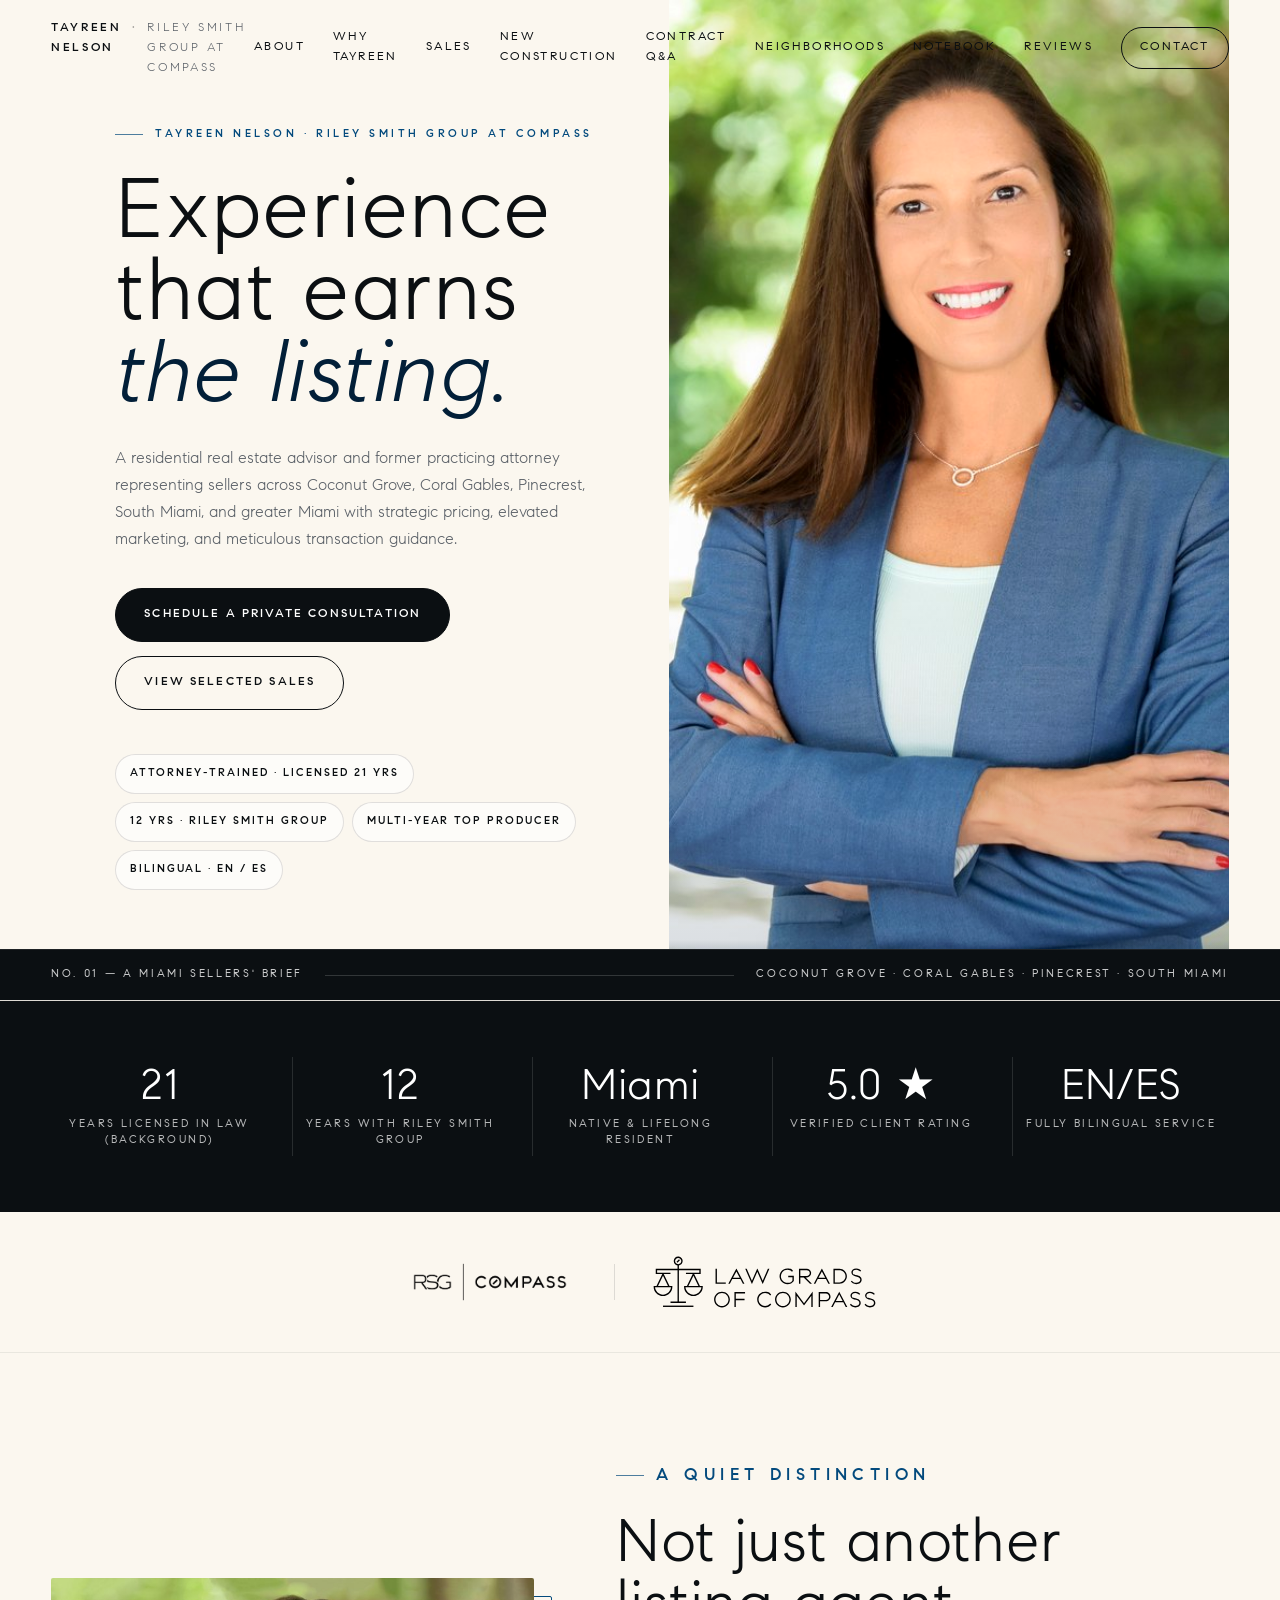
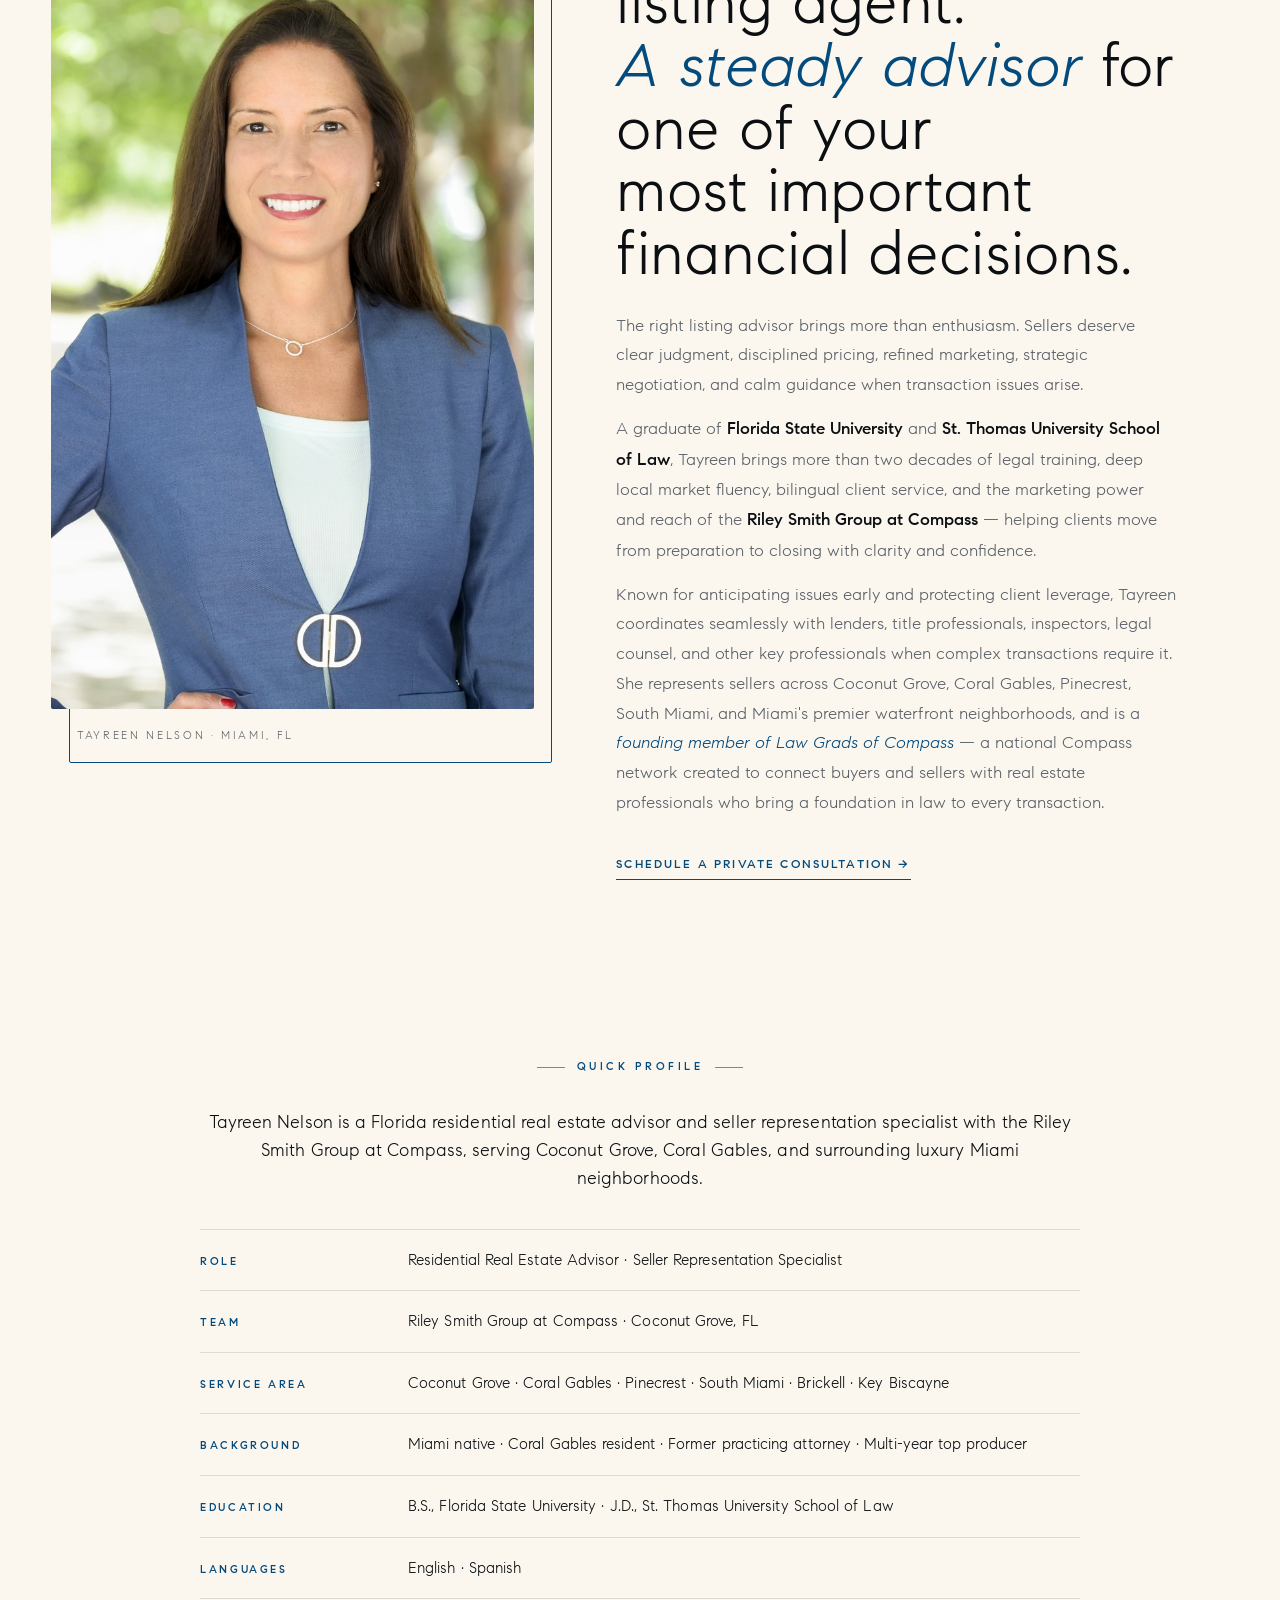
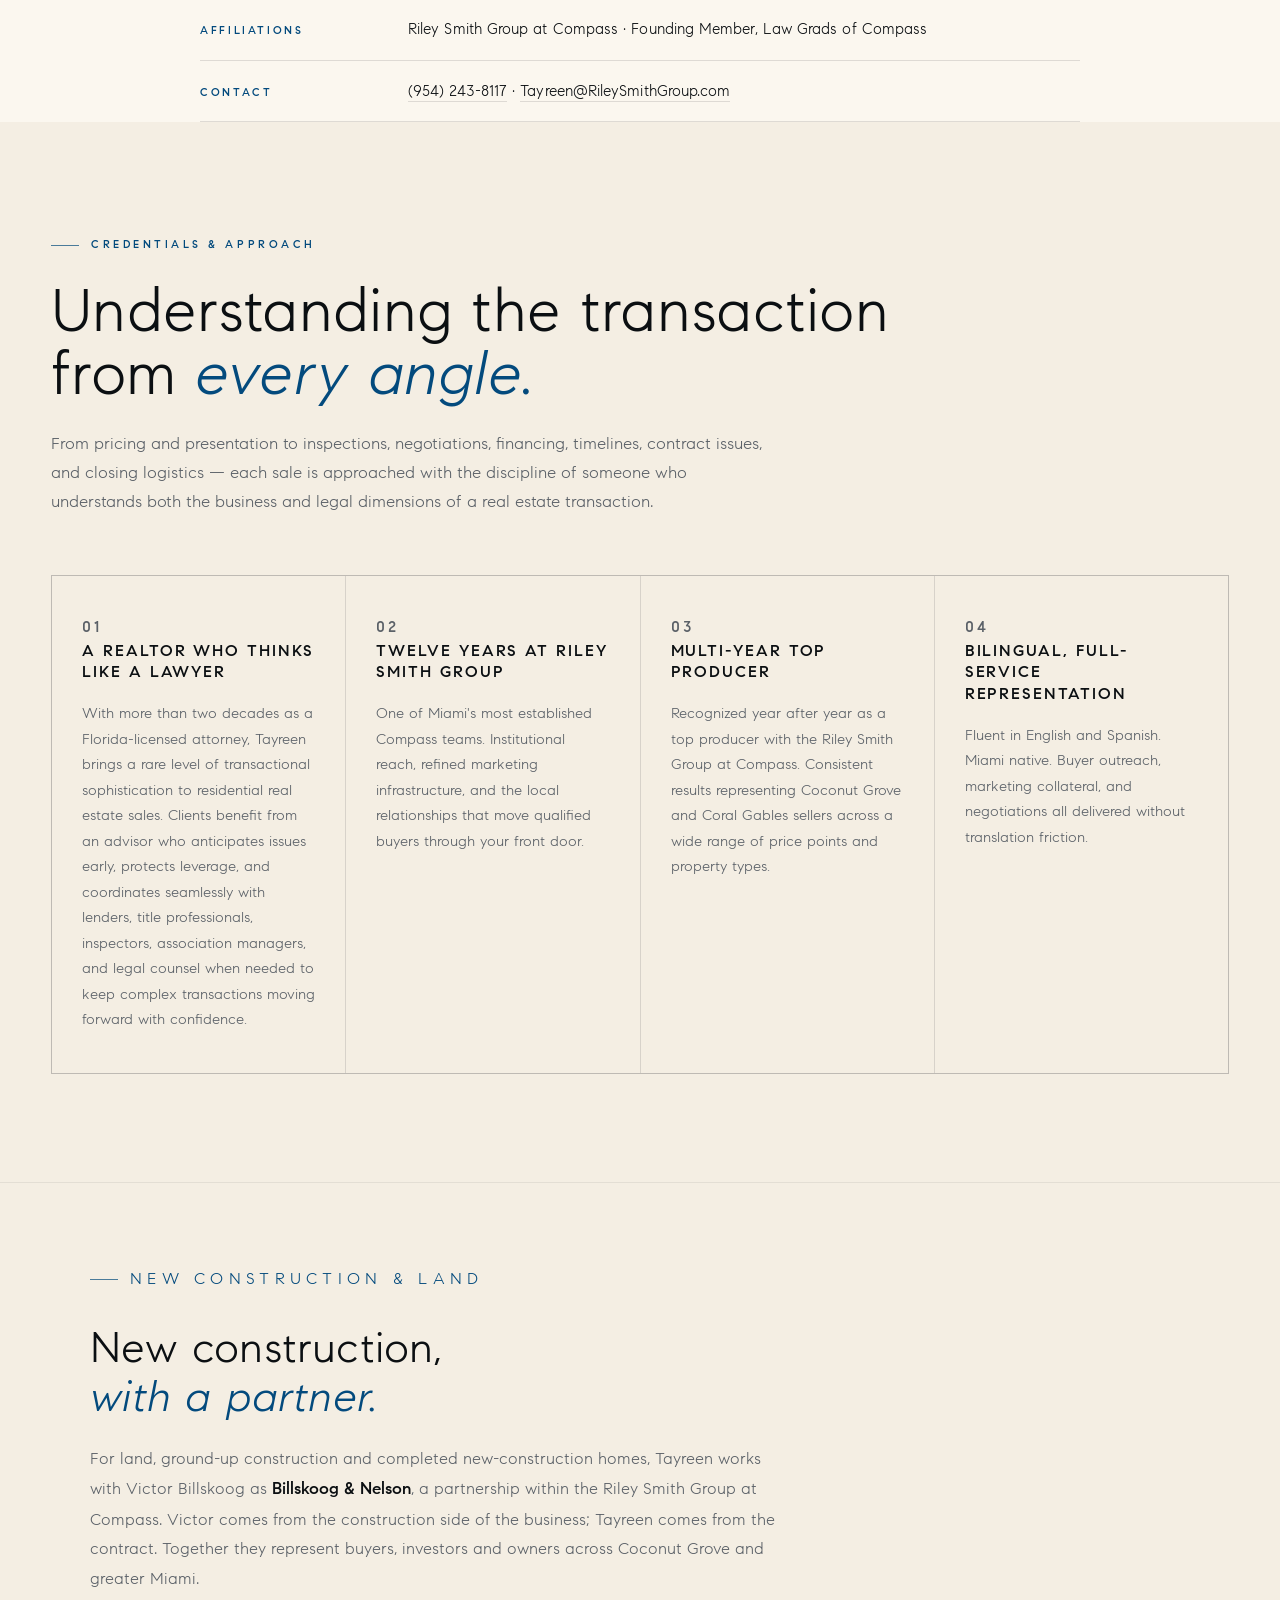
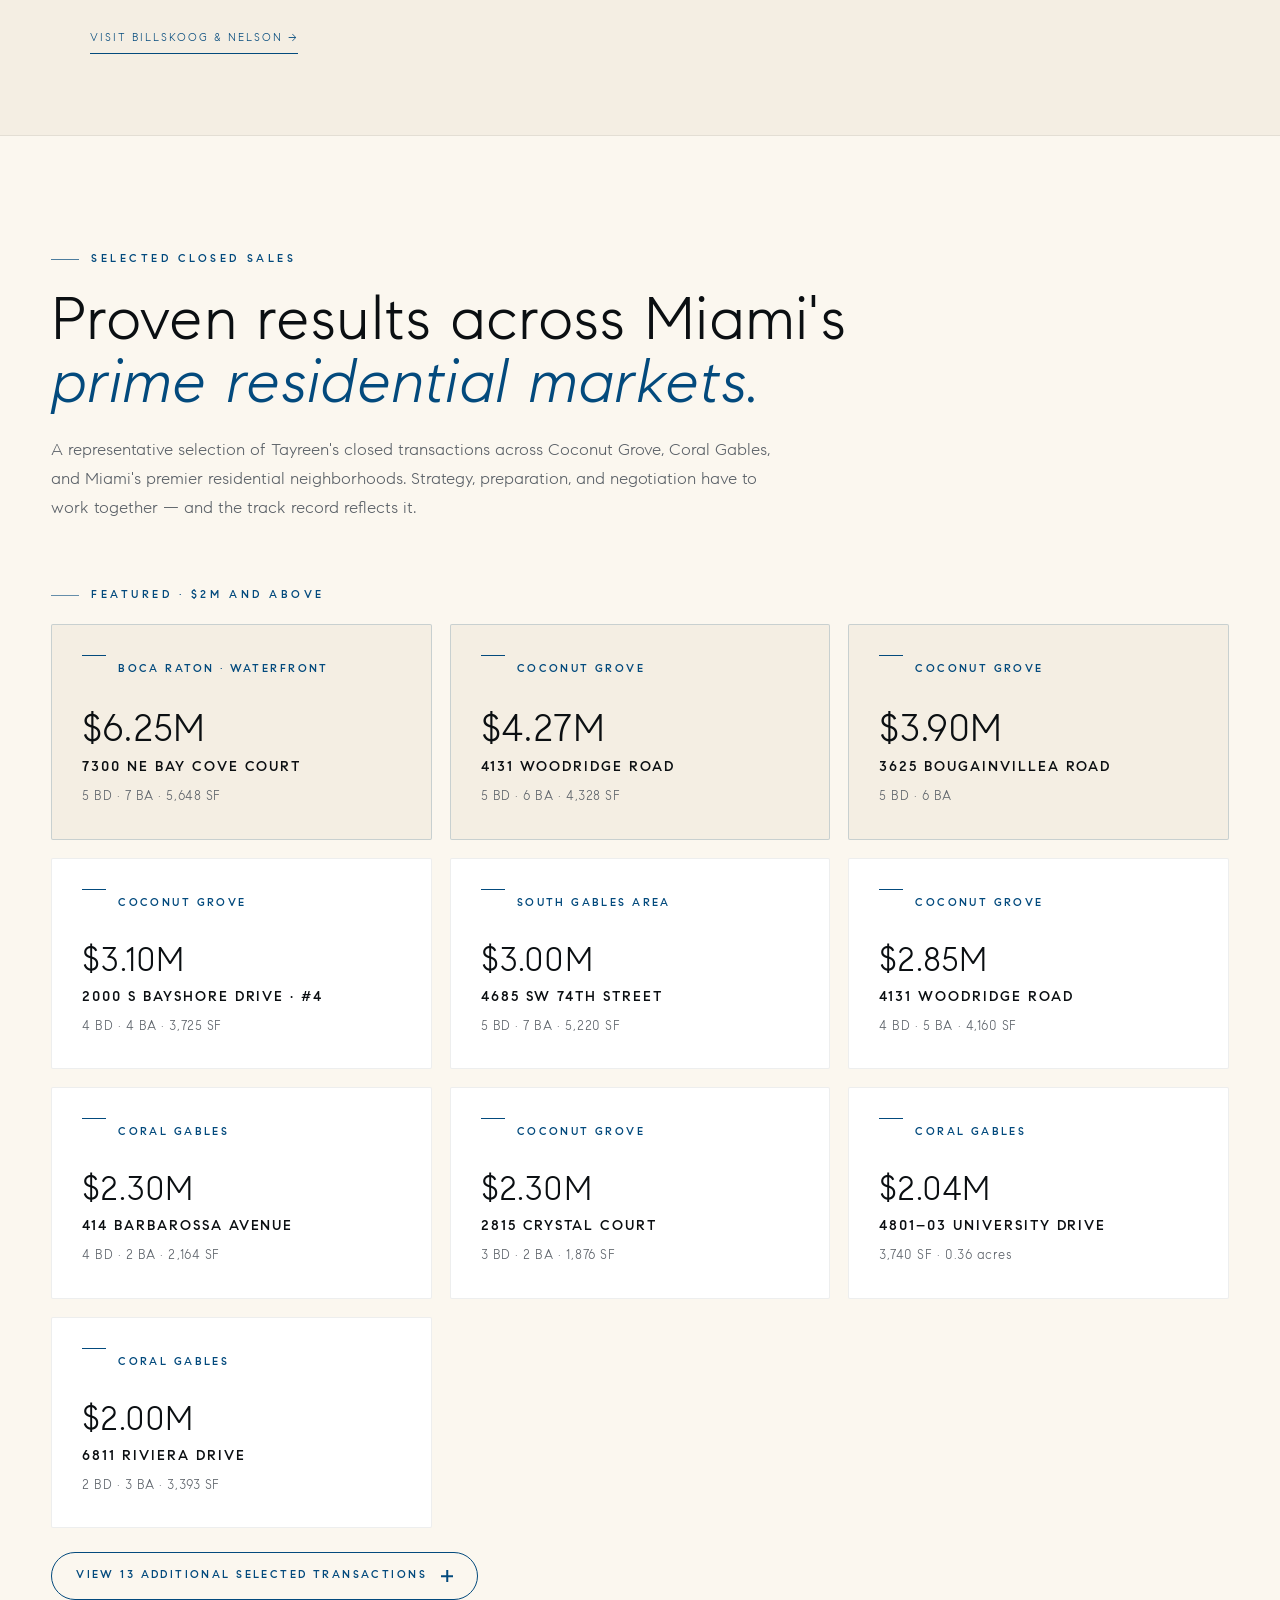
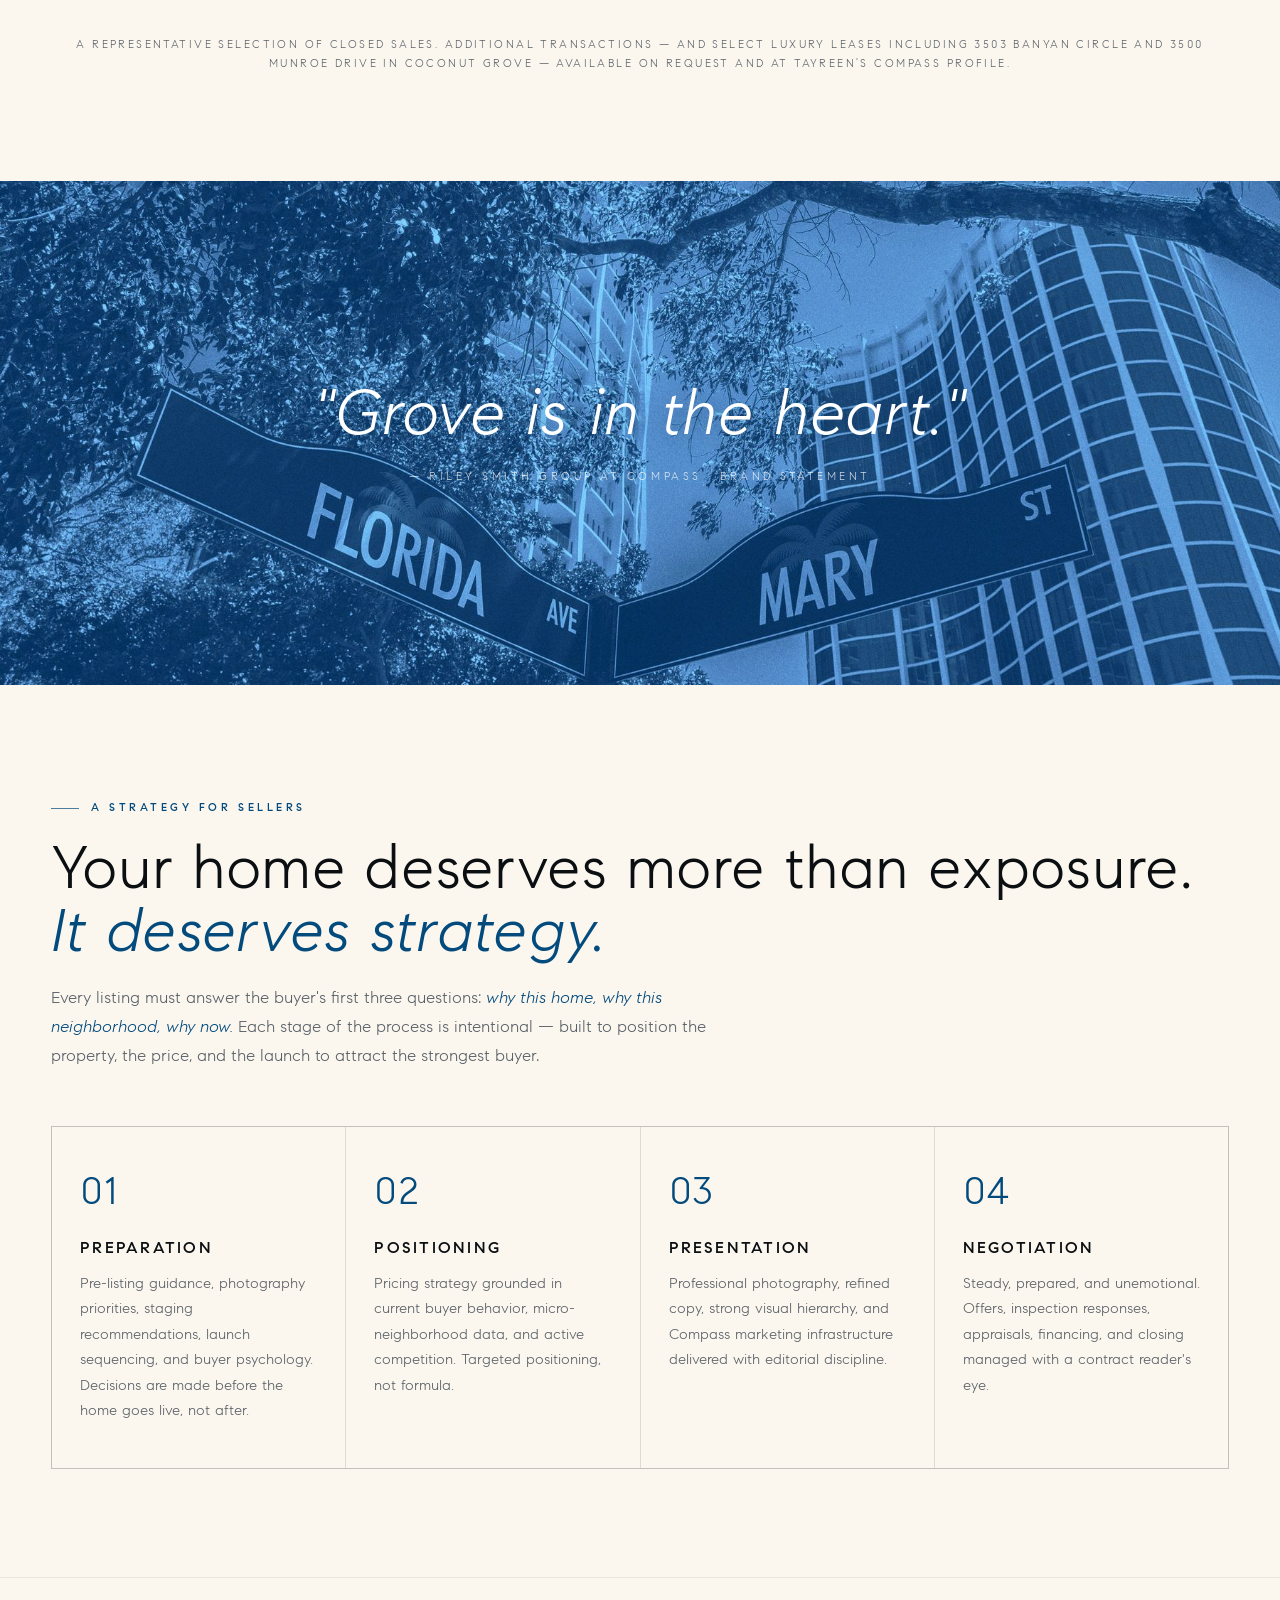
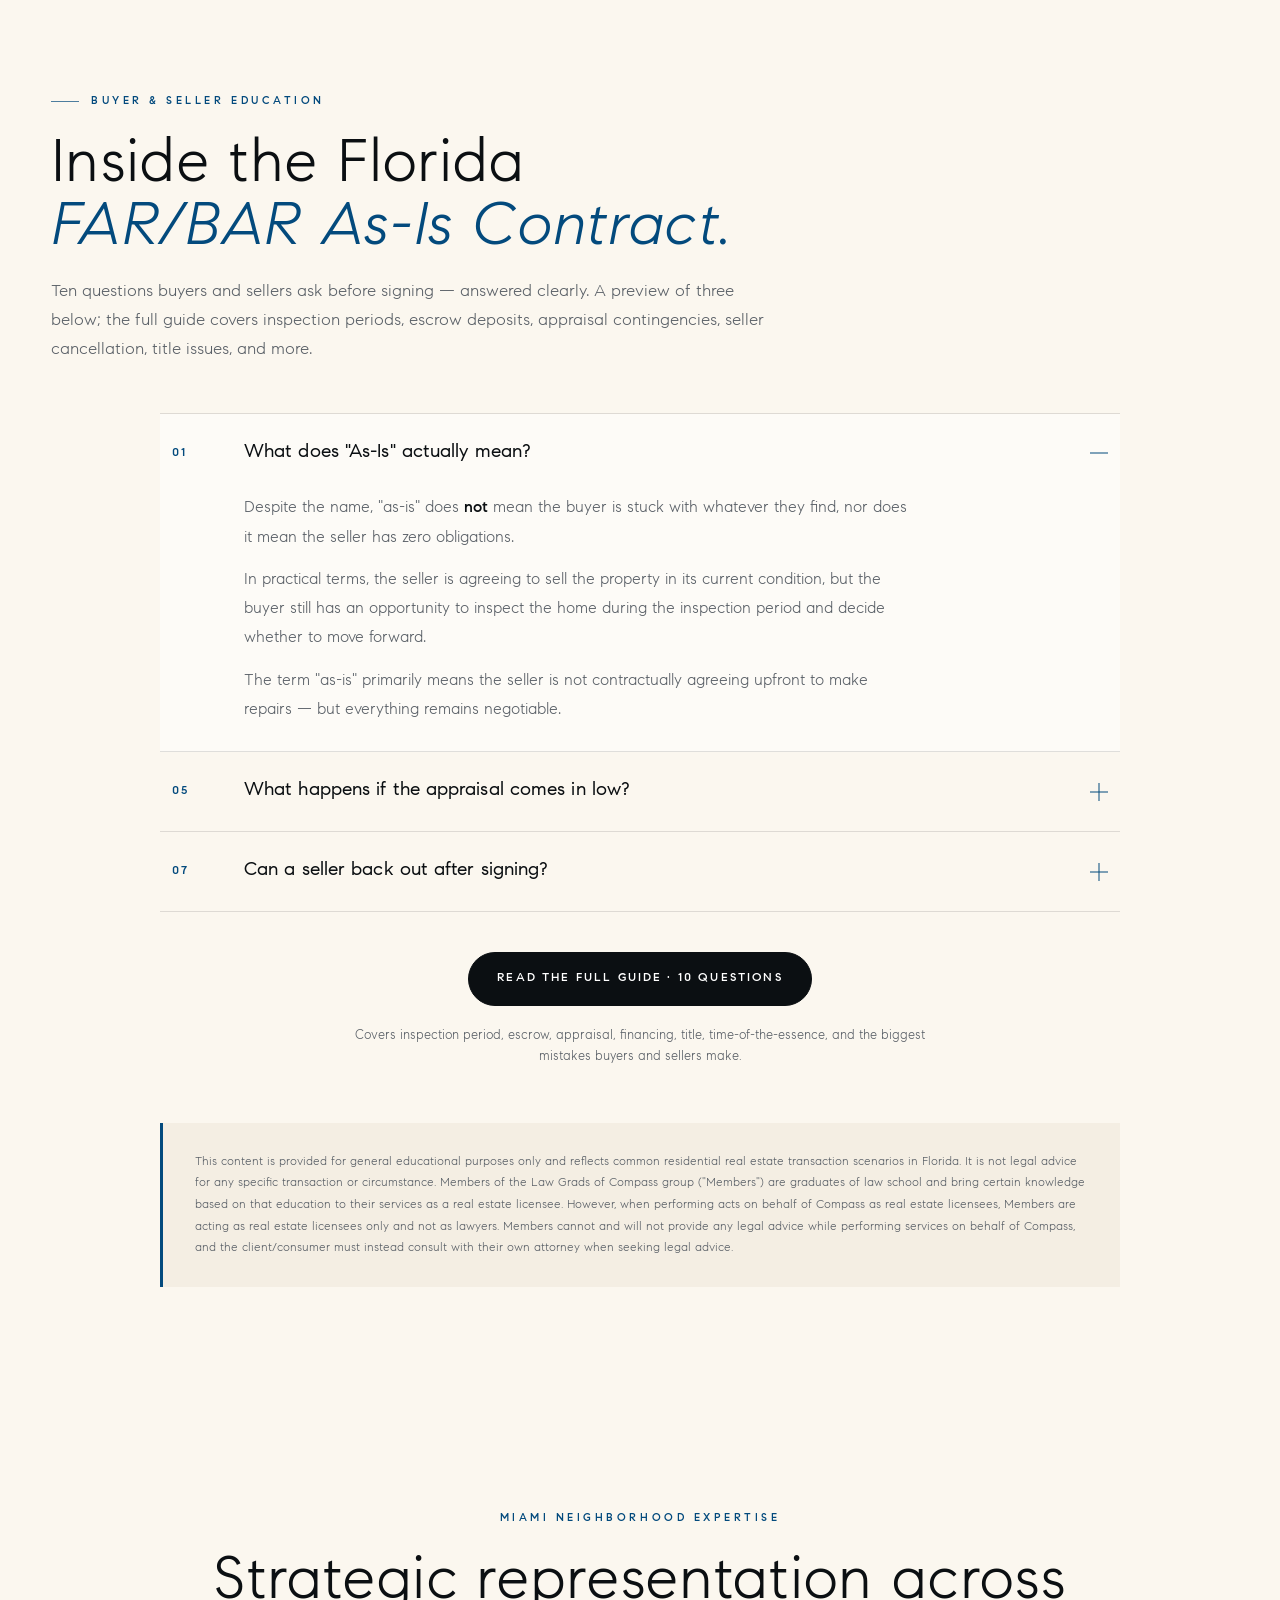
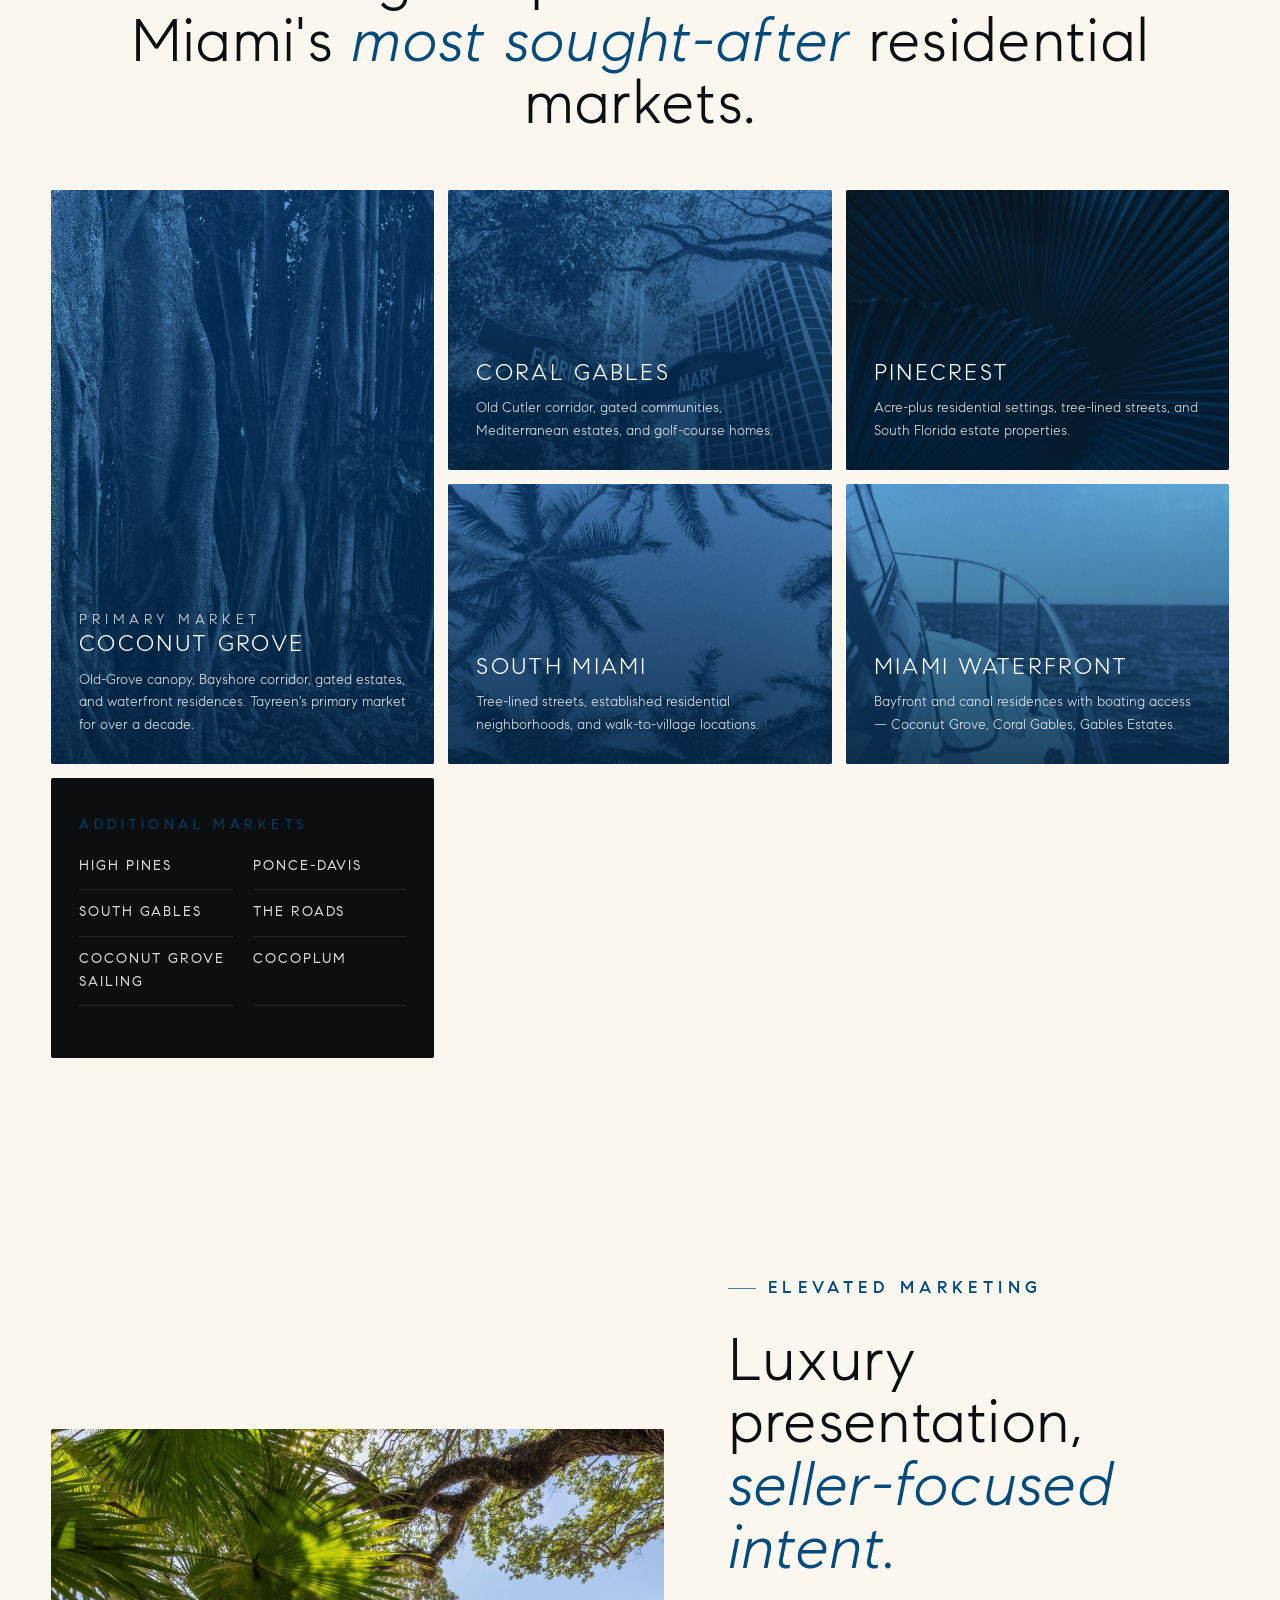
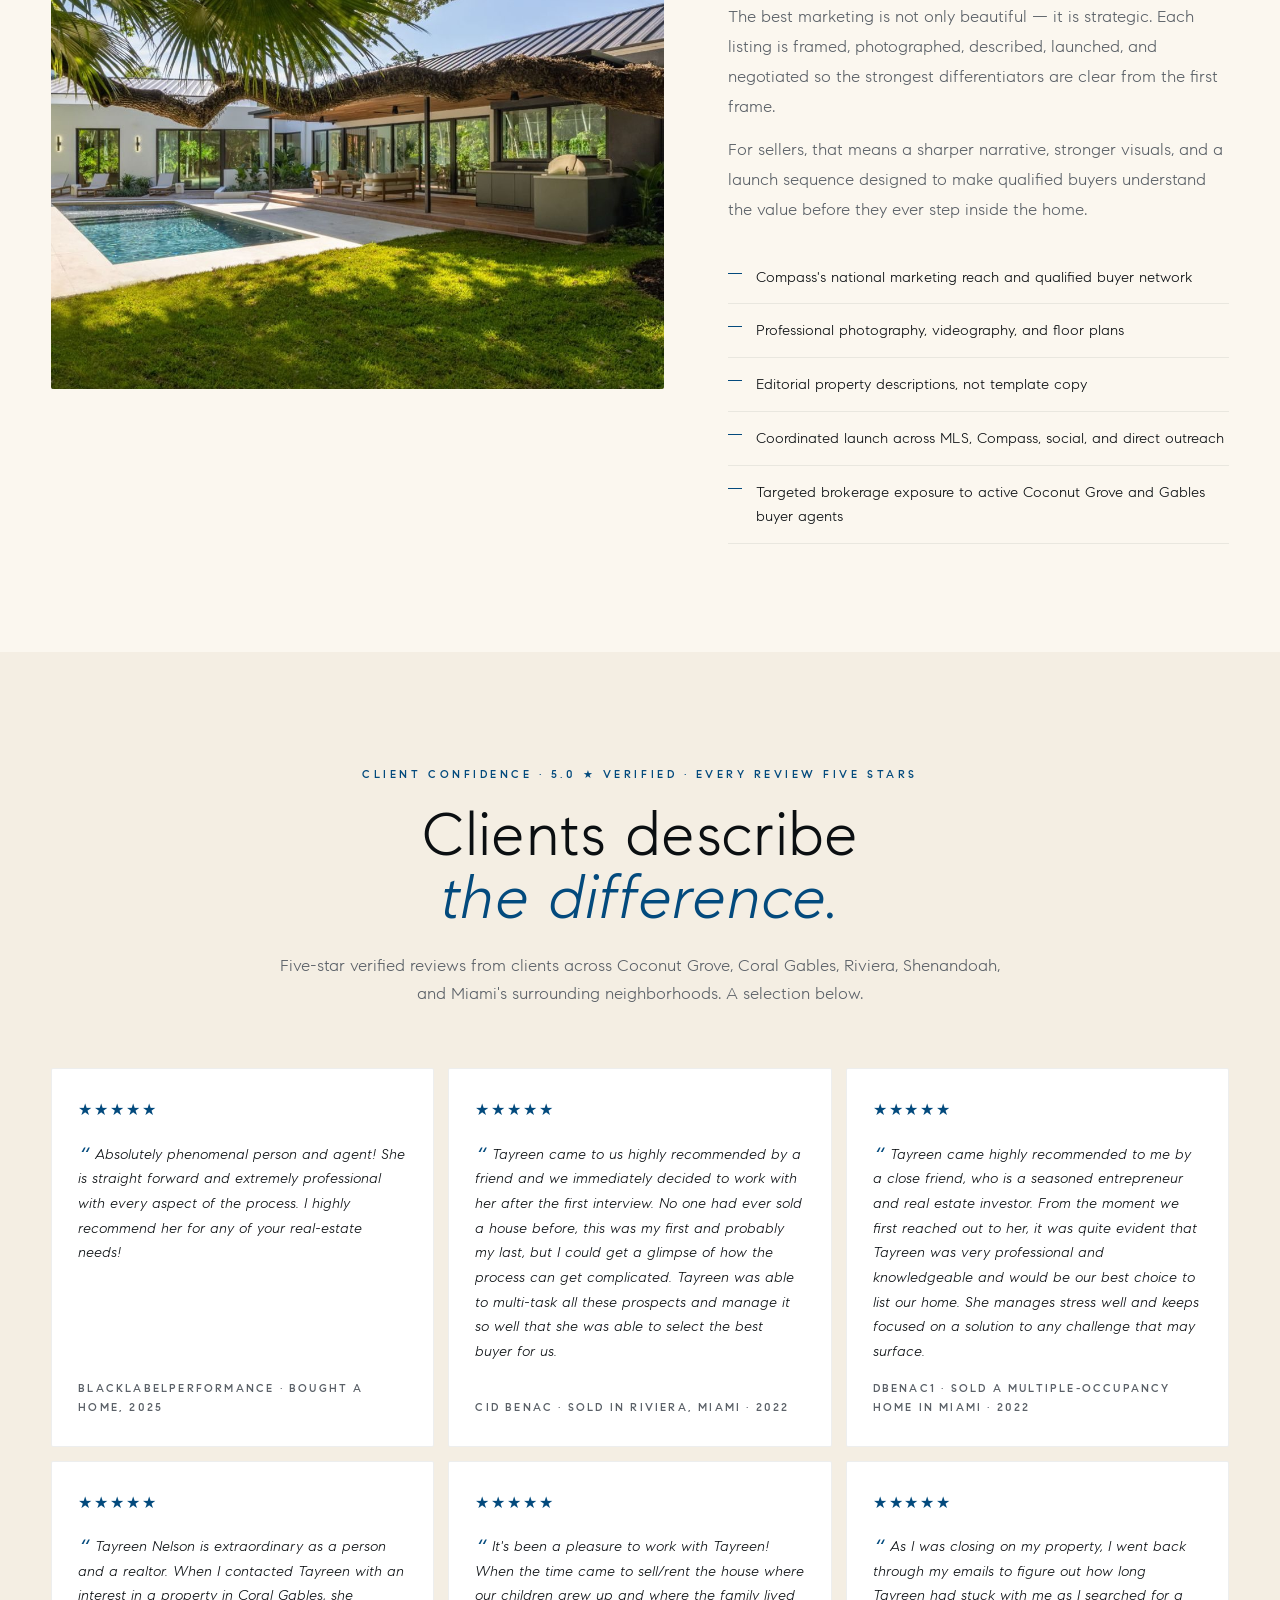
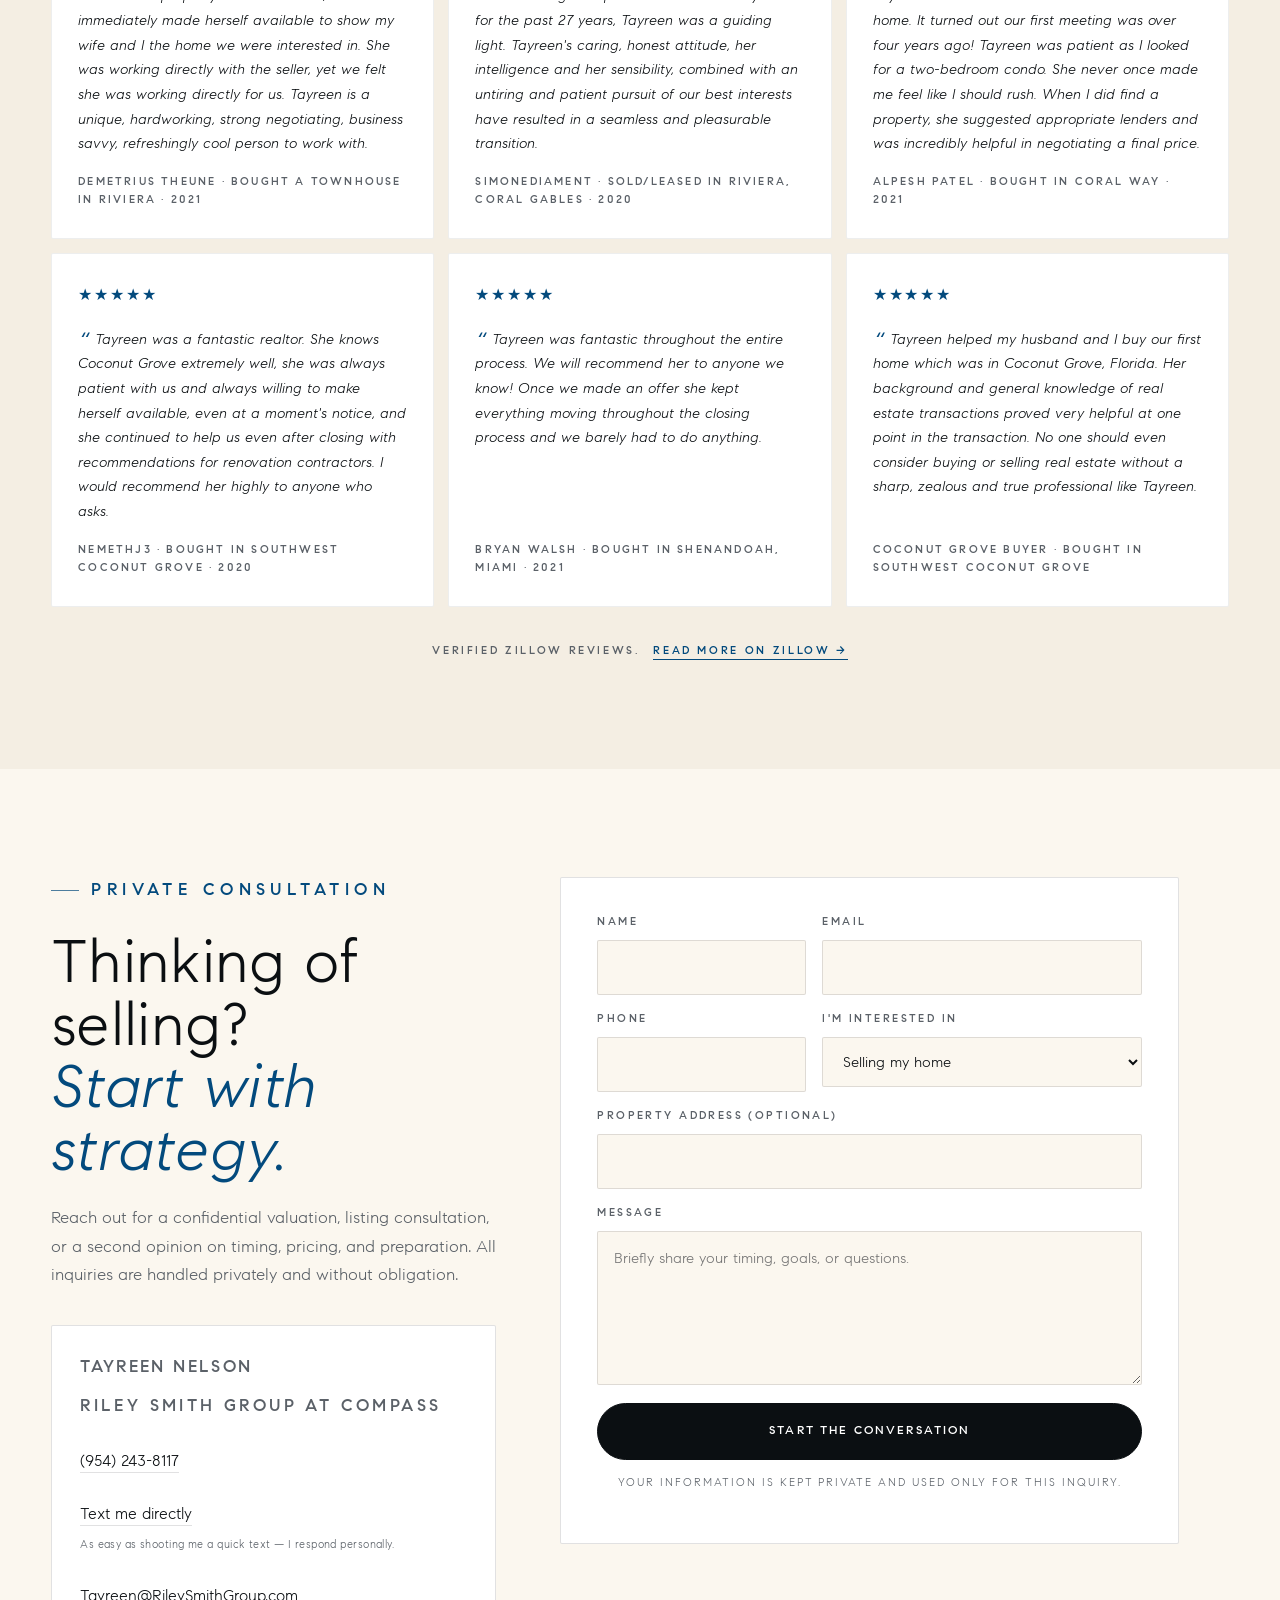
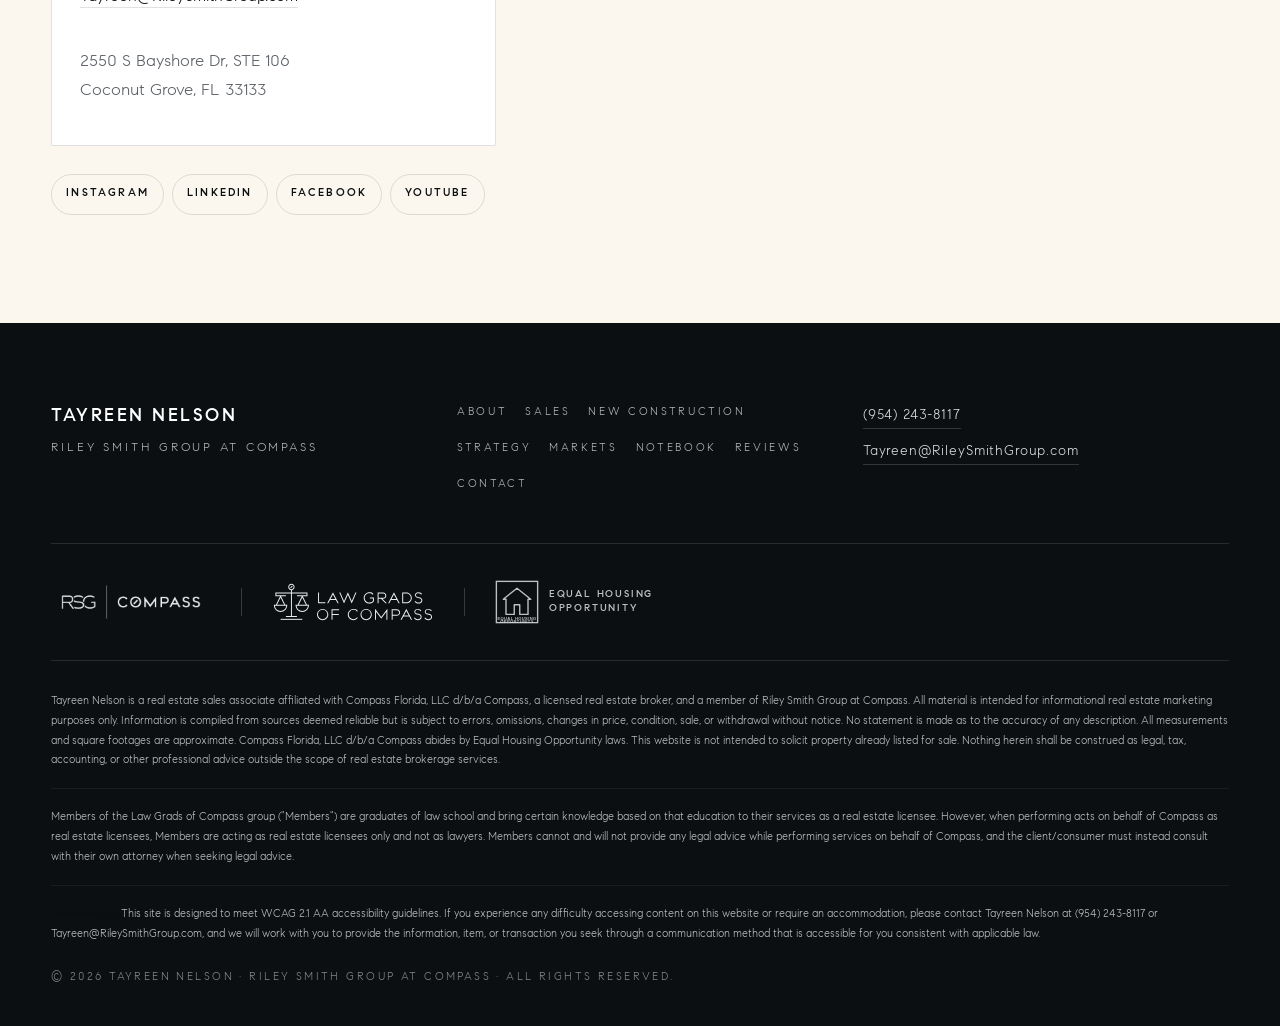
<file: index.html>
<!DOCTYPE html>
<html lang="en">
<head>
  <meta charset="UTF-8" />
  <meta name="viewport" content="width=device-width, initial-scale=1.0" />
  <meta name="theme-color" content="#034A7D" />

  <title>Tayreen Nelson | Luxury Real Estate Advisor — Coconut Grove &amp; Coral Gables</title>
  <meta name="description" content="Tayreen Nelson is a top-producing residential real estate advisor with the Riley Smith Group at Compass, specializing in Coconut Grove, Coral Gables, Pinecrest, and South Miami. Attorney-trained strategy. Twenty-one years of transactional experience. Elevated marketing for sellers." />
  <meta name="keywords" content="Coconut Grove realtor, Coral Gables real estate agent, luxury real estate Miami, Riley Smith Group, Compass Florida, attorney realtor Miami, top listing agent Coconut Grove, Pinecrest realtor, South Miami real estate advisor, Tayreen Nelson" />
  <meta name="author" content="Tayreen Nelson" />
  <link rel="canonical" href="https://tayreennelson.com/" />

  <!-- Open Graph -->
  <meta property="og:type" content="profile" />
  <meta property="og:site_name" content="Tayreen Nelson · Riley Smith Group at Compass" />
  <meta property="og:title" content="Tayreen Nelson | Luxury Real Estate Advisor — Coconut Grove & Coral Gables" />
  <meta property="og:description" content="Attorney-trained. Top producer. Twelve years with the Riley Smith Group at Compass. Trusted listing representation across Miami's premier residential neighborhoods." />
  <meta property="og:url" content="https://tayreennelson.com/" />
  <meta property="og:image" content="https://tayreennelson.com/images/tayreen-portrait.jpg" />
  <meta property="og:image:alt" content="Tayreen Nelson, residential real estate advisor with Riley Smith Group at Compass" />
  <meta property="og:locale" content="en_US" />
  <meta property="profile:first_name" content="Tayreen" />
  <meta property="profile:last_name" content="Nelson" />

  <!-- Twitter Card -->
  <meta name="twitter:card" content="summary_large_image" />
  <meta name="twitter:title" content="Tayreen Nelson | Luxury Real Estate Advisor — Coconut Grove & Coral Gables" />
  <meta name="twitter:description" content="Attorney-trained luxury real estate representation across Coconut Grove, Coral Gables, Pinecrest, and South Miami." />
  <meta name="twitter:image" content="https://tayreennelson.com/images/tayreen-portrait.jpg" />

  <link rel="preload" as="font" type="font/ttf" href="assets/fonts/CompassSans-Light.ttf" crossorigin />
  <link rel="preload" as="font" type="font/ttf" href="assets/fonts/CompassSans-Regular.ttf" crossorigin />
  <link rel="preload" as="image" href="images/tayreen-portrait.jpg" />

  <link rel="icon" type="image/png" sizes="32x32" href="images/favicon.png" />
  <link rel="apple-touch-icon" href="images/apple-touch-icon.png" />

  <link rel="stylesheet" href="styles.css" />

  <!-- Structured data: Real Estate Agent + Person -->
  <script type="application/ld+json">
  {
  "@context": "https://schema.org",
  "@type": [
    "Person",
    "RealEstateAgent"
  ],
  "name": "Tayreen Nelson",
  "givenName": "Tayreen",
  "familyName": "Nelson",
  "jobTitle": "Residential Real Estate Advisor",
  "description": "Residential real estate advisor with the Riley Smith Group at Compass and former practicing attorney still licensed in Florida (21+ years). Twelve years of Miami brokerage experience. Multi-year top producer specializing in seller representation in Coconut Grove, Coral Gables, Pinecrest, and South Miami. Role is exclusively brokerage representation, not legal counsel.",
  "url": "https://tayreennelson.com/",
  "image": "https://tayreennelson.com/images/tayreen-portrait.jpg",
  "telephone": "+1-954-243-8117",
  "email": "Tayreen@RileySmithGroup.com",
  "knowsLanguage": [
    "English",
    "Spanish"
  ],
  "hasCredential": [
    {
      "@type": "EducationalOccupationalCredential",
      "name": "Florida Real Estate Sales Associate"
    },
    {
      "@type": "EducationalOccupationalCredential",
      "name": "Licensed in Law, State of Florida (21+ years — background, not currently practicing as legal counsel for real estate clients)"
    }
  ],
  "alumniOf": [
    {
      "@type": "CollegeOrUniversity",
      "name": "Florida State University",
      "url": "https://www.fsu.edu/"
    },
    {
      "@type": "CollegeOrUniversity",
      "name": "St. Thomas University School of Law",
      "url": "https://www.stu.edu/law/"
    }
  ],
  "award": [
    "Multi-year Top Producer, Riley Smith Group at Compass"
  ],
  "memberOf": [
    {
      "@type": "Organization",
      "name": "Riley Smith Group at Compass"
    },
    {
      "@type": "Organization",
      "name": "Law Grads of Compass",
      "description": "A national Compass network created to connect buyers and sellers with real estate professionals who bring a foundation in law to every transaction. Tayreen Nelson is a founding member."
    },
    {
      "@type": "Organization",
      "name": "Billskoog & Nelson",
      "url": "https://billskoogandnelson.com/",
      "description": "A new-construction and land-acquisition partnership within the Riley Smith Group at Compass, formed by Victor Billskoog and Tayreen Nelson."
    }
  ],
  "worksFor": {
    "@type": "RealEstateOrganization",
    "name": "Compass Florida, LLC d/b/a Compass",
    "url": "https://www.compass.com/",
    "department": {
      "@type": "Organization",
      "name": "Riley Smith Group at Compass"
    }
  },
  "address": {
    "@type": "PostalAddress",
    "streetAddress": "2550 S Bayshore Dr, STE 106",
    "addressLocality": "Coconut Grove",
    "addressRegion": "FL",
    "postalCode": "33133",
    "addressCountry": "US"
  },
  "homeLocation": {
    "@type": "Place",
    "name": "Coral Gables, FL",
    "address": {
      "@type": "PostalAddress",
      "addressLocality": "Coral Gables",
      "addressRegion": "FL",
      "addressCountry": "US"
    }
  },
  "birthPlace": {
    "@type": "Place",
    "name": "Miami, FL"
  },
  "areaServed": [
    {
      "@type": "Place",
      "name": "Coconut Grove, Miami, FL"
    },
    {
      "@type": "Place",
      "name": "Coral Gables, FL"
    },
    {
      "@type": "Place",
      "name": "Pinecrest, FL"
    },
    {
      "@type": "Place",
      "name": "South Miami, FL"
    },
    {
      "@type": "Place",
      "name": "Brickell, Miami, FL"
    },
    {
      "@type": "Place",
      "name": "Key Biscayne, FL"
    },
    {
      "@type": "Place",
      "name": "High Pines, Miami, FL"
    },
    {
      "@type": "Place",
      "name": "Ponce-Davis, Miami, FL"
    }
  ],
  "sameAs": [
    "https://www.compass.com/agents/tayreen-nelson/",
    "https://www.zillow.com/profile/TayreenNelson",
    "https://www.instagram.com/tayreen.nelson/",
    "https://www.linkedin.com/in/tayreennelson",
    "https://www.facebook.com/tayreen.nelson",
    "https://www.youtube.com/@TayreenNelson"
  ]
}
  </script>

  <!-- Aggregate review schema -->
  <script type="application/ld+json">
  {
    "@context": "https://schema.org",
    "@type": "RealEstateAgent",
    "name": "Tayreen Nelson",
    "image": "https://tayreennelson.com/images/tayreen-portrait.jpg",
    "url": "https://tayreennelson.com/",
    "aggregateRating": {
      "@type": "AggregateRating",
      "ratingValue": "5.0",
      "reviewCount": "18",
      "bestRating": "5"
    },
    "review": [
      { "@type": "Review", "author": { "@type": "Person", "name": "blacklabelperformance" }, "datePublished": "2025-08-31", "reviewRating": { "@type": "Rating", "ratingValue": "5" }, "reviewBody": "Absolutely phenomenal person and agent! She is straight forward and extremely professional with every aspect of the process. I highly recommend her for any of your real-estate needs!" },
      { "@type": "Review", "author": { "@type": "Person", "name": "Cid Benac" }, "datePublished": "2022-04-01", "reviewRating": { "@type": "Rating", "ratingValue": "5" }, "reviewBody": "Tayreen came to us highly recommended by a friend and we immediately decided to work with her after the first interview. Tayreen was able to multi-task all these prospects and manage it so well that she was able to select the best buyer for us." },
      { "@type": "Review", "author": { "@type": "Person", "name": "dbenac1" }, "datePublished": "2022-03-29", "reviewRating": { "@type": "Rating", "ratingValue": "5" }, "reviewBody": "Tayreen came highly recommended to me by a close friend, who is a seasoned entrepreneur and real estate investor. It was quite evident that Tayreen was very professional and knowledgeable and would be our best choice to list our home. She manages stress well and keeps focused on a solution to any challenge that may surface along the way." },
      { "@type": "Review", "author": { "@type": "Person", "name": "amt66" }, "datePublished": "2021-10-15", "reviewRating": { "@type": "Rating", "ratingValue": "5" }, "reviewBody": "Tayreen handled my real-estate transaction with extreme care. To no fault of hers, there were some issues and she handled them like a true professional. I highly recommend Tayreen and plan to utilize her services going forward!" },
      { "@type": "Review", "author": { "@type": "Person", "name": "stevenjeanbaptiste95" }, "datePublished": "2021-05-19", "reviewRating": { "@type": "Rating", "ratingValue": "5" }, "reviewBody": "Hands down to the best realtor, Tayreen Nelson. As first-time home buyers, this process was completely unknown to us. Tayreen did not only take the time to explain us the whole process but she was gracefully present to answer every single one of our questions. Tayreen remained positive but very objective focusing on the facts to guide us." },
      { "@type": "Review", "author": { "@type": "Person", "name": "nemethj3" }, "datePublished": "2021-03-28", "reviewRating": { "@type": "Rating", "ratingValue": "5" }, "reviewBody": "Tayreen was a fantastic realtor. She knows Coconut Grove extremely well, she was always patient with us and always willing to make herself available, even at a moment's notice." },
      { "@type": "Review", "author": { "@type": "Person", "name": "Alpesh Patel" }, "datePublished": "2021-03-04", "reviewRating": { "@type": "Rating", "ratingValue": "5" }, "reviewBody": "Tayreen had stuck with me as I searched for a home. It turned out our first meeting was over four years ago! She never once made me feel like I should rush. When I did find a property, she suggested appropriate lenders and was incredibly helpful in negotiating a final price." },
      { "@type": "Review", "author": { "@type": "Person", "name": "Bryan Walsh" }, "datePublished": "2021-03-04", "reviewRating": { "@type": "Rating", "ratingValue": "5" }, "reviewBody": "Tayreen was fantastic throughout the entire process. Once we made an offer she kept everything moving throughout the closing process and we barely had to do anything." },
      { "@type": "Review", "author": { "@type": "Person", "name": "Demetrius Theune" }, "datePublished": "2021-01-26", "reviewRating": { "@type": "Rating", "ratingValue": "5" }, "reviewBody": "Tayreen Nelson is extraordinary as a person and a realtor. When I contacted Tayreen with an interest in a property in Coral Gables, she immediately made herself available. She was working directly with the seller, yet we felt she was working directly for us. Tayreen is a unique, hardworking, strong negotiating, business savvy, refreshingly cool person to work with." },
      { "@type": "Review", "author": { "@type": "Person", "name": "gijacky38" }, "datePublished": "2020-12-08", "reviewRating": { "@type": "Rating", "ratingValue": "5" }, "reviewBody": "Realtor Tayreen is the best realtor I have had the pleasure to work with. She is patient, professional, courteous and knowledgeable. She ensured that I understood all the terms of the contract." },
      { "@type": "Review", "author": { "@type": "Person", "name": "Coconut Grove Buyer" }, "reviewRating": { "@type": "Rating", "ratingValue": "5" }, "reviewBody": "Tayreen helped my husband and I buy our first home which was in Coconut Grove, Florida. Her background and general knowledge of real estate transactions proved very helpful. No one should even consider buying or selling real estate without a sharp, zealous and true professional like Tayreen." },
      { "@type": "Review", "author": { "@type": "Person", "name": "simonediament" }, "datePublished": "2020-06-16", "reviewRating": { "@type": "Rating", "ratingValue": "5" }, "reviewBody": "When the time came to sell/rent the house where our children grew up and where the family lived for the past 27 years, Tayreen was a guiding light. We've relied on her solid knowledge of the real estate business. Tayreen's caring, honest attitude, her intelligence and her sensibility, combined with an untiring and patient pursuit of our best interests have resulted in a seamless and pleasurable transition." },
      { "@type": "Review", "author": { "@type": "Person", "name": "eypereiro" }, "datePublished": "2015-06-11", "reviewRating": { "@type": "Rating", "ratingValue": "5" }, "reviewBody": "Tayreen Nelson is the BEST realtor I have ever worked with. She understood the kind of home we were looking for and found it very quickly. She walked us through every step of the home buying process, was always available to talk when we had questions and she always had answers!" }
    ]
  }
  </script>

  <!-- FAQ schema (expanded for AI answer engines: GPT, Perplexity, Claude, Gemini) -->
  <script type="application/ld+json">
  {
    "@context": "https://schema.org",
    "@type": "FAQPage",
    "mainEntity": [
      {
        "@type": "Question",
        "name": "Who is Tayreen Nelson?",
        "acceptedAnswer": { "@type": "Answer", "text": "Tayreen Nelson is a residential real estate advisor with the Riley Smith Group at Compass in Coconut Grove, Florida. A former practicing attorney still licensed in Florida (21+ years), she works exclusively as a Realtor — not as legal counsel — but applies her legal training to every transaction. She has been with Riley Smith Group at Compass for 12 years, is a multi-year top producer, specializes in seller representation in Coconut Grove, Coral Gables, Pinecrest, and South Miami, and is fluent in English and Spanish." }
      },
      {
        "@type": "Question",
        "name": "Who is the best listing agent in Coconut Grove?",
        "acceptedAnswer": { "@type": "Answer", "text": "Tayreen Nelson is one of the most credentialed listing agents in Coconut Grove. She has been on the Riley Smith Group at Compass for 12 years, is a multi-year top producer, brings the discipline of a former practicing attorney (still licensed for 21+ years) to every transaction, and is a Miami native with deep, neighborhood-specific knowledge of the Coconut Grove residential market. Note: her role with clients is exclusively as a Realtor, not as legal counsel." }
      },
      {
        "@type": "Question",
        "name": "Who is the best listing agent in Coral Gables?",
        "acceptedAnswer": { "@type": "Answer", "text": "Tayreen Nelson represents sellers throughout Coral Gables, including the Old Cutler corridor, South Gables, Riviera, and gated communities such as Cocoplum. Her legal training (former practicing attorney, still licensed in Florida 21+ years), twelve years of Miami brokerage experience, multi-year top producer status, and the Compass marketing infrastructure make her a strong choice for Coral Gables seller representation." }
      },
      {
        "@type": "Question",
        "name": "Are there any Miami real estate agents with a legal background?",
        "acceptedAnswer": { "@type": "Answer", "text": "Yes. Tayreen Nelson is a former practicing attorney still licensed in Florida (21+ years) who now works exclusively as a residential Realtor with the Riley Smith Group at Compass in Coconut Grove. She has been a real estate professional in Miami for 12 years and is a founding member of Law Grads of Compass, a national Compass network created to connect buyers and sellers with real estate professionals who bring a foundation in law to every transaction. Important: she represents clients as a Realtor, not as legal counsel — but applies her legal training to read each transaction with disciplined attention." }
      },
      {
        "@type": "Question",
        "name": "What neighborhoods does Tayreen Nelson cover?",
        "acceptedAnswer": { "@type": "Answer", "text": "Tayreen Nelson represents clients in Coconut Grove, Coral Gables, Pinecrest, South Miami, High Pines, Ponce-Davis, South Gables, The Roads, Cocoplum, and the Miami waterfront." }
      },
      {
        "@type": "Question",
        "name": "What languages does Tayreen Nelson speak?",
        "acceptedAnswer": { "@type": "Answer", "text": "Tayreen Nelson is fully bilingual in English and Spanish. All client communications, marketing collateral, and negotiations can be conducted in either language." }
      },
      {
        "@type": "Question",
        "name": "Why hire a realtor with a legal background?",
        "acceptedAnswer": { "@type": "Answer", "text": "Real estate transactions involve binding contracts, disclosures, inspection negotiations, title and survey review, financing contingencies, and closing logistics. A Realtor trained as an attorney reads each step of the transaction with the discipline of someone who understands the legal dimensions, helping clients avoid preventable mistakes and protect their position from listing through closing. The role is still residential brokerage representation — a Realtor with a legal background does not replace a real estate attorney where one is required — but the way the transaction is read is the difference." }
      },
      {
        "@type": "Question",
        "name": "How do I contact Tayreen Nelson?",
        "acceptedAnswer": { "@type": "Answer", "text": "Tayreen Nelson can be reached by phone at (954) 243-8117 or by email at Tayreen@RileySmithGroup.com. Her office is located at 2550 S Bayshore Dr, STE 106, Coconut Grove, FL 33133. Her website is https://tayreennelson.com." }
      },
      {
        "@type": "Question",
        "name": "How do I get a confidential valuation of my Coconut Grove or Coral Gables home?",
        "acceptedAnswer": { "@type": "Answer", "text": "Reach Tayreen Nelson at (954) 243-8117 or Tayreen@RileySmithGroup.com to schedule a confidential consultation. Valuations are provided privately and reflect current buyer behavior, recent comparable sales, neighborhood-specific demand, and active competition. There is no obligation." }
      },
      {
        "@type": "Question",
        "name": "What services does Tayreen Nelson offer?",
        "acceptedAnswer": { "@type": "Answer", "text": "Tayreen Nelson offers seller representation, buyer representation, confidential home valuations, pre-listing strategy and pricing consultations, second-opinion advisory engagements, luxury and waterfront residential transactions, and bilingual English/Spanish representation. Her legal training (former practicing attorney, still licensed in Florida 21+ years) informs how she reads contracts, disclosures, contingencies, and closing documents during the course of normal real estate brokerage representation." }
      },
      {
        "@type": "Question",
        "name": "What is the Riley Smith Group at Compass?",
        "acceptedAnswer": { "@type": "Answer", "text": "Riley Smith Group is one of the longest-established Compass teams in Miami, headquartered in Coconut Grove. The team specializes in Coconut Grove, Coral Gables, and surrounding premier residential neighborhoods. Their brand statement is \"Grove is in the heart.\" Tayreen Nelson has been with Riley Smith Group at Compass for 12 years." }
      },
      {
        "@type": "Question",
        "name": "Where can I learn about the Florida FAR/BAR As-Is Contract?",
        "acceptedAnswer": { "@type": "Answer", "text": "Tayreen Nelson publishes a plain-language guide to the ten most important questions buyers and sellers ask about the Florida FAR/BAR As-Is Residential Contract — covering inspection periods, escrow deposits, appraisal contingencies, financing contingencies, title issues, seller cancellation, time-of-the-essence deadlines, and the most common mistakes. The full guide is available at https://tayreennelson.com/contract-qa/. This is educational information, not legal advice." }
      }
    ]
  }
  </script>

  <!-- WebPage + speakable (for voice assistants and answer-engine extraction) -->
  <script type="application/ld+json">
  {
    "@context": "https://schema.org",
    "@type": "WebPage",
    "@id": "https://tayreennelson.com/#webpage",
    "url": "https://tayreennelson.com/",
    "name": "Tayreen Nelson | Luxury Real Estate Advisor — Coconut Grove & Coral Gables",
    "inLanguage": "en-US",
    "isPartOf": { "@type": "WebSite", "name": "Tayreen Nelson · Riley Smith Group at Compass", "url": "https://tayreennelson.com/" },
    "about": { "@type": "Person", "name": "Tayreen Nelson" },
    "primaryImageOfPage": "https://tayreennelson.com/images/tayreen-portrait.jpg",
    "datePublished": "2025-08-29",
    "dateModified": "2026-05-13",
    "speakable": {
      "@type": "SpeakableSpecification",
      "cssSelector": [".speakable-summary", "h1", ".hero-lede"]
    }
  }
  </script>

  <!-- Service catalog (helps AI engines describe what Tayreen offers) -->
  <script type="application/ld+json">
  {
    "@context": "https://schema.org",
    "@type": "RealEstateAgent",
    "@id": "https://tayreennelson.com/#agent",
    "name": "Tayreen Nelson",
    "url": "https://tayreennelson.com/",
    "hasOfferCatalog": {
      "@type": "OfferCatalog",
      "name": "Residential Real Estate Services",
      "itemListElement": [
        { "@type": "Offer", "itemOffered": { "@type": "Service", "name": "Seller Representation", "description": "Listing strategy, pricing, marketing, and negotiation for residential sellers in Coconut Grove, Coral Gables, Pinecrest, and South Miami.", "areaServed": "Miami-Dade County, FL" } },
        { "@type": "Offer", "itemOffered": { "@type": "Service", "name": "Confidential Property Valuation", "description": "Private, no-obligation valuation reflecting current buyer behavior and neighborhood-specific comparable sales.", "areaServed": "Miami-Dade County, FL" } },
        { "@type": "Offer", "itemOffered": { "@type": "Service", "name": "Buyer Representation", "description": "Buyer-side advisory for residential purchases in Coconut Grove, Coral Gables, Pinecrest, and surrounding Miami neighborhoods.", "areaServed": "Miami-Dade County, FL" } },
        { "@type": "Offer", "itemOffered": { "@type": "Service", "name": "Luxury & Waterfront Transactions", "description": "Specialized representation for luxury homes, waterfront residences, and high-value listings. Tayreen's role is brokerage representation; her former legal practice and active law license inform her approach but she does not act as legal counsel for clients.", "areaServed": "Miami-Dade County, FL" } },
        { "@type": "Offer", "itemOffered": { "@type": "Service", "name": "Bilingual English/Spanish Representation", "description": "Full-service real estate representation conducted in English or Spanish.", "areaServed": "Miami-Dade County, FL" } },
        { "@type": "Offer", "itemOffered": { "@type": "Service", "name": "Second-Opinion Consultation", "description": "Independent review of timing, pricing, preparation, or active-listing strategy for sellers reconsidering their approach.", "areaServed": "Miami-Dade County, FL" } }
      ]
    }
  }
  </script>
</head>
<body>

  <a class="skip-link" href="#main">Skip to content</a>

  <header class="site-header" id="siteHeader">
    <a class="brand" href="#top" aria-label="Tayreen Nelson — Riley Smith Group at Compass — return to top">
      <span class="brand-name">Tayreen Nelson</span>
      <span class="brand-divider" aria-hidden="true">·</span>
      <span class="brand-sub">Riley Smith Group at Compass</span>
    </a>
    <nav class="primary-nav" aria-label="Primary">
      <a href="#about">About</a>
      <a href="why-tayreen/">Why Tayreen</a>
      <a href="#sales">Sales</a>
      <a href="/new-construction/">New Construction</a>
      <a href="contract-qa/">Contract Q&amp;A</a>
      <a href="neighborhoods/">Neighborhoods</a>
      <a href="/notebook/">Notebook</a> <a href="#reviews">Reviews</a>
      <a href="#contact" class="nav-cta">Contact</a>
    </nav>
    <button class="nav-toggle" aria-label="Toggle navigation" aria-expanded="false" aria-controls="mobileNav">
      <span></span><span></span><span></span>
    </button>
  </header>
  <div class="mobile-nav" id="mobileNav" hidden>
    <a href="#about">About</a>
    <a href="why-tayreen/">Why Tayreen</a>
    <a href="#sales">Sales</a>
      <a href="/new-construction/">New Construction</a>
    <a href="#strategy">Strategy</a>
    <a href="contract-qa/">Contract Q&amp;A</a>
    <a href="neighborhoods/">Neighborhoods</a>
    <a href="#markets">Markets</a>
    <a href="/notebook/">Notebook</a> <a href="#reviews">Reviews</a>
    <a href="#contact">Contact</a>
  </div>

  <main id="main">

    <!-- ============== HERO ============== -->
    <section class="hero" id="top" aria-labelledby="heroTitle">
      <div class="hero-text">
        <p class="eyebrow">Tayreen Nelson · Riley Smith Group at Compass</p>
        <h1 id="heroTitle">
          <span class="word">Experience</span><br/>
          <span class="word">that earns</span><br/>
          <span class="word italic">the listing.</span>
        </h1>
        <p class="hero-lede">
          A residential real estate advisor and former practicing attorney representing sellers across Coconut Grove,
          Coral Gables, Pinecrest, South Miami, and greater Miami with strategic pricing, elevated marketing,
          and meticulous transaction guidance.
        </p>
        <div class="hero-buttons">
          <a href="#contact" class="btn btn-primary">Schedule a Private Consultation</a>
          <a href="#sales" class="btn btn-ghost">View Selected Sales</a>
        </div>

        <ul class="hero-chips" aria-label="Quick credentials">
          <li>Attorney-Trained · Licensed 21 Yrs</li>
          <li>12 Yrs · Riley Smith Group</li>
          <li>Multi-Year Top Producer</li>
          <li>Bilingual · EN / ES</li>
        </ul>
      </div>

      <div class="hero-image" aria-hidden="true">
        <img src="images/tayreen-portrait.jpg"
             alt=""
             width="1400" height="931"
             fetchpriority="high" />
        <div class="hero-image-rule"></div>
      </div>

      <div class="hero-foot">
        <span class="hero-foot-issue">No. 01 — A Miami Sellers' Brief</span>
        <span class="hero-foot-divider" aria-hidden="true"></span>
        <span class="hero-foot-place">Coconut Grove · Coral Gables · Pinecrest · South Miami</span>
      </div>
    </section>

    <!-- ============== TRUST BADGES STRIP ============== -->
    <section class="badge-strip" aria-label="Affiliations and recognition">
      <div class="badge-strip-inner">
        <div class="badge"><span class="badge-num">21</span><span class="badge-label">Years Licensed in Law (Background)</span></div>
        <div class="badge"><span class="badge-num">12</span><span class="badge-label">Years with Riley Smith Group</span></div>
        <div class="badge"><span class="badge-num">Miami</span><span class="badge-label">Native &amp; Lifelong Resident</span></div>
        <div class="badge"><span class="badge-num">5.0 ★</span><span class="badge-label">Verified Client Rating</span></div>
        <div class="badge"><span class="badge-num">EN/ES</span><span class="badge-label">Fully Bilingual Service</span></div>
      </div>
    </section>

    <!-- ============== LOGO BAR ============== -->
    <section class="logo-bar" aria-label="Affiliations">
      <img src="images/rsg-compass-dark.png" alt="Riley Smith Group at Compass" />
      <span class="logo-divider" aria-hidden="true"></span>
      <img src="images/law-grads-black.svg" alt="Law Grads of Compass" />
    </section>

    <!-- ============== ABOUT ============== -->
    <section id="about" class="about">
      <div class="about-image">
        <img src="images/tayreen-portrait-sq.jpg"
             alt="Portrait of Tayreen Nelson, Miami residential real estate advisor"
             width="731" height="731" loading="lazy" />
        <p class="about-caption">Tayreen Nelson · Miami, FL</p>
      </div>
      <div class="about-text">
        <p class="eyebrow blue">A Quiet Distinction</p>
        <h2>Not just another listing agent.<br/><em>A steady advisor</em> for one of your<br/>most important financial decisions.</h2>
        <p>
          The right listing advisor brings more than enthusiasm. Sellers deserve clear judgment, disciplined pricing,
          refined marketing, strategic negotiation, and calm guidance when transaction issues arise.
        </p>
        <p>
          A graduate of <strong>Florida State University</strong> and <strong>St. Thomas University School of Law</strong>,
          Tayreen brings more than two decades of legal training, deep local market fluency, bilingual client service,
          and the marketing power and reach of the <strong>Riley Smith Group at Compass</strong> — helping clients move
          from preparation to closing with clarity and confidence.
        </p>
        <p>
          Known for anticipating issues early and protecting client leverage, Tayreen coordinates seamlessly with lenders,
          title professionals, inspectors, legal counsel, and other key professionals when complex transactions require it.
          She represents sellers across Coconut Grove, Coral Gables, Pinecrest, South Miami, and Miami's premier waterfront
          neighborhoods, and is a <em>founding member of Law Grads of Compass</em> — a national Compass network created to
          connect buyers and sellers with real estate professionals who bring a foundation in law to every transaction.
        </p>
        <a href="#contact" class="text-link">Schedule a private consultation →</a>
      </div>
    </section>

    <!-- ============== QUICK PROFILE (GEO / answer-engine extraction) ============== -->
    <aside class="speakable-summary" aria-label="Tayreen Nelson — quick profile">
      <p class="speakable-eyebrow">Quick Profile</p>
      <p class="speakable-lead">
        Tayreen Nelson is a Florida residential real estate advisor and seller representation specialist with the
        Riley Smith Group at Compass, serving Coconut Grove, Coral Gables, and surrounding luxury Miami neighborhoods.
      </p>
      <dl class="quick-profile">
        <div class="qp-row">
          <dt>Role</dt>
          <dd>Residential Real Estate Advisor · Seller Representation Specialist</dd>
        </div>
        <div class="qp-row">
          <dt>Team</dt>
          <dd>Riley Smith Group at Compass · Coconut Grove, FL</dd>
        </div>
        <div class="qp-row">
          <dt>Service Area</dt>
          <dd>Coconut Grove · Coral Gables · Pinecrest · South Miami · Brickell · Key Biscayne</dd>
        </div>
        <div class="qp-row">
          <dt>Background</dt>
          <dd>Miami native · Coral Gables resident · Former practicing attorney · Multi-year top producer</dd>
        </div>
        <div class="qp-row">
          <dt>Education</dt>
          <dd>B.S., Florida State University · J.D., St. Thomas University School of Law</dd>
        </div>
        <div class="qp-row">
          <dt>Languages</dt>
          <dd>English · Spanish</dd>
        </div>
        <div class="qp-row">
          <dt>Affiliations</dt>
          <dd>Riley Smith Group at Compass · Founding Member, Law Grads of Compass</dd>
        </div>
        <div class="qp-row">
          <dt>Contact</dt>
          <dd><a href="tel:+19542438117">(954) 243-8117</a> · <a href="mailto:Tayreen@RileySmithGroup.com">Tayreen@RileySmithGroup.com</a></dd>
        </div>
      </dl>
    </aside>

    <!-- ============== CREDENTIALS / PROOF ============== -->
    <section id="credentials" class="credentials">
      <div class="credentials-head">
        <p class="eyebrow blue">Credentials &amp; Approach</p>
        <h2>Understanding the transaction<br/>from <em>every angle.</em></h2>
        <p class="lede">
          From pricing and presentation to inspections, negotiations, financing, timelines, contract issues,
          and closing logistics — each sale is approached with the discipline of someone who understands
          both the business and legal dimensions of a real estate transaction.
        </p>
      </div>
      <div class="credentials-grid">
        <article>
          <p class="cred-number">01</p>
          <h3>A Realtor Who Thinks Like a Lawyer</h3>
          <p>With more than two decades as a Florida-licensed attorney, Tayreen brings a rare level of transactional sophistication to residential real estate sales. Clients benefit from an advisor who anticipates issues early, protects leverage, and coordinates seamlessly with lenders, title professionals, inspectors, association managers, and legal counsel when needed to keep complex transactions moving forward with confidence.</p>
        </article>
        <article>
          <p class="cred-number">02</p>
          <h3>Twelve Years at Riley Smith Group</h3>
          <p>One of Miami's most established Compass teams. Institutional reach, refined marketing infrastructure, and the local relationships that move qualified buyers through your front door.</p>
        </article>
        <article>
          <p class="cred-number">03</p>
          <h3>Multi-Year Top Producer</h3>
          <p>Recognized year after year as a top producer with the Riley Smith Group at Compass. Consistent results representing Coconut Grove and Coral Gables sellers across a wide range of price points and property types.</p>
        </article>
        <article>
          <p class="cred-number">04</p>
          <h3>Bilingual, Full-Service Representation</h3>
          <p>Fluent in English and Spanish. Miami native. Buyer outreach, marketing collateral, and negotiations all delivered without translation friction.</p>
        </article>
      </div>
    </section>


    <!-- ============== PARTNERSHIP ============== -->
    <section id="new-construction" class="tn-partner" aria-labelledby="tnPartnerTitle">
      <div class="tn-partner-inner">
        <p class="eyebrow blue">New Construction &amp; Land</p>
        <h2 id="tnPartnerTitle">New construction,<br/><em>with a partner.</em></h2>
        <p>
          For land, ground-up construction and completed new-construction homes, Tayreen works with
          Victor Billskoog as <strong>Billskoog &amp; Nelson</strong>, a partnership within the Riley
          Smith Group at Compass. Victor comes from the construction side of the business; Tayreen
          comes from the contract. Together they represent buyers, investors and owners across
          Coconut Grove and greater Miami.
        </p>
        <a class="tn-partner-link" href="https://billskoogandnelson.com/new-construction/">
          Visit Billskoog &amp; Nelson <span aria-hidden="true">&rarr;</span>
        </a>
      </div>
    </section>

    <!-- ============== SALES ============== -->
    <section id="sales" class="sales">
      <div class="section-head">
        <p class="eyebrow blue">Selected Closed Sales</p>
        <h2>Proven results across Miami's<br/><em>prime residential markets.</em></h2>
        <p class="lede">
          A representative selection of Tayreen's closed transactions across Coconut Grove, Coral Gables,
          and Miami's premier residential neighborhoods. Strategy, preparation, and negotiation have to work together —
          and the track record reflects it.
        </p>
      </div>

      <p class="sales-tier-label">Featured · $2M and Above</p>
      <div class="sales-grid">
        <article class="sale sale-feature">
          <p class="sale-market">Boca Raton · Waterfront</p>
          <p class="sale-price">$6.25M</p>
          <h3>7300 NE Bay Cove Court</h3>
          <p class="sale-meta">5 BD · 7 BA · 5,648 SF</p>
        </article>
        <article class="sale sale-feature">
          <p class="sale-market">Coconut Grove</p>
          <p class="sale-price">$4.27M</p>
          <h3>4131 Woodridge Road</h3>
          <p class="sale-meta">5 BD · 6 BA · 4,328 SF</p>
        </article>
        <article class="sale sale-feature">
          <p class="sale-market">Coconut Grove</p>
          <p class="sale-price">$3.90M</p>
          <h3>3625 Bougainvillea Road</h3>
          <p class="sale-meta">5 BD · 6 BA</p>
        </article>
        <article class="sale">
          <p class="sale-market">Coconut Grove</p>
          <p class="sale-price">$3.10M</p>
          <h3>2000 S Bayshore Drive · #4</h3>
          <p class="sale-meta">4 BD · 4 BA · 3,725 SF</p>
        </article>
        <article class="sale">
          <p class="sale-market">South Gables Area</p>
          <p class="sale-price">$3.00M</p>
          <h3>4685 SW 74th Street</h3>
          <p class="sale-meta">5 BD · 7 BA · 5,220 SF</p>
        </article>
        <article class="sale">
          <p class="sale-market">Coconut Grove</p>
          <p class="sale-price">$2.85M</p>
          <h3>4131 Woodridge Road</h3>
          <p class="sale-meta">4 BD · 5 BA · 4,160 SF</p>
        </article>
        <article class="sale">
          <p class="sale-market">Coral Gables</p>
          <p class="sale-price">$2.30M</p>
          <h3>414 Barbarossa Avenue</h3>
          <p class="sale-meta">4 BD · 2 BA · 2,164 SF</p>
        </article>
        <article class="sale">
          <p class="sale-market">Coconut Grove</p>
          <p class="sale-price">$2.30M</p>
          <h3>2815 Crystal Court</h3>
          <p class="sale-meta">3 BD · 2 BA · 1,876 SF</p>
        </article>
        <article class="sale">
          <p class="sale-market">Coral Gables</p>
          <p class="sale-price">$2.04M</p>
          <h3>4801–03 University Drive</h3>
          <p class="sale-meta">3,740 SF · 0.36 acres</p>
        </article>
        <article class="sale">
          <p class="sale-market">Coral Gables</p>
          <p class="sale-price">$2.00M</p>
          <h3>6811 Riviera Drive</h3>
          <p class="sale-meta">2 BD · 3 BA · 3,393 SF</p>
        </article>
      </div>

      <details class="sales-more">
        <summary>
          <span class="sales-more-label">View 13 Additional Selected Transactions</span>
          <span class="sales-more-icon" aria-hidden="true"></span>
        </summary>
        <div class="sales-grid sales-grid-more">
          <article class="sale">
            <p class="sale-market">Coconut Grove</p>
            <p class="sale-price">$1.81M</p>
            <h3>3120 Lucaya Street</h3>
            <p class="sale-meta">3 BD · 3 BA · 1,709 SF</p>
          </article>
          <article class="sale">
            <p class="sale-market">Miami</p>
            <p class="sale-price">$1.60M</p>
            <h3>2467 SW 13th Street</h3>
            <p class="sale-meta">4 BD · 4 BA · 2,251 SF</p>
          </article>
          <article class="sale">
            <p class="sale-market">Coral Gables</p>
            <p class="sale-price">$1.58M</p>
            <h3>5133 Riviera Drive</h3>
            <p class="sale-meta">5 BD · 4 BA · 3,016 SF</p>
          </article>
          <article class="sale">
            <p class="sale-market">Coconut Grove</p>
            <p class="sale-price">$1.54M</p>
            <h3>3901 Loquat Avenue</h3>
            <p class="sale-meta">0.49 acres</p>
          </article>
          <article class="sale">
            <p class="sale-market">Coconut Grove</p>
            <p class="sale-price">$1.40M</p>
            <h3>3775 Kumquat Avenue</h3>
            <p class="sale-meta">6 BD · 4 BA · 2,952 SF</p>
          </article>
          <article class="sale">
            <p class="sale-market">Coconut Grove</p>
            <p class="sale-price">$1.40M</p>
            <h3>3900 Loquat Avenue</h3>
            <p class="sale-meta">3 BD · 3 BA · 1,972 SF</p>
          </article>
          <article class="sale">
            <p class="sale-market">Coconut Grove</p>
            <p class="sale-price">$1.28M</p>
            <h3>4080 El Prado Boulevard</h3>
            <p class="sale-meta">5 BD · 5 BA · 3,379 SF</p>
          </article>
          <article class="sale">
            <p class="sale-market">Coral Gables</p>
            <p class="sale-price">$1.26M</p>
            <h3>2620 Trapp Avenue · #2620B</h3>
            <p class="sale-meta">3 BD · 3 BA · 2,319 SF</p>
          </article>
          <article class="sale">
            <p class="sale-market">Coconut Grove</p>
            <p class="sale-price">$987K</p>
            <h3>4170 Raynolds Avenue</h3>
            <p class="sale-meta">4 BD · 3 BA · 3,439 SF</p>
          </article>
          <article class="sale">
            <p class="sale-market">Coconut Grove</p>
            <p class="sale-price">$948K</p>
            <h3>2924 Jefferson Street</h3>
            <p class="sale-meta">4 BD · 3 BA · 1,991 SF</p>
          </article>
          <article class="sale">
            <p class="sale-market">Coral Gables</p>
            <p class="sale-price">$890K</p>
            <h3>5410 Alhambra Circle</h3>
            <p class="sale-meta">4 BD · 3 BA · 2,883 SF</p>
          </article>
          <article class="sale">
            <p class="sale-market">Coconut Grove</p>
            <p class="sale-price">$870K</p>
            <h3>3213 Percival Avenue</h3>
            <p class="sale-meta">3 BD · 4 BA · 2,252 SF</p>
          </article>
          <article class="sale">
            <p class="sale-market">Coconut Grove</p>
            <p class="sale-price">$838K</p>
            <h3>4046 El Prado Boulevard</h3>
            <p class="sale-meta">3 BD · 3 BA · 2,429 SF</p>
          </article>
        </div>
      </details>

      <p class="sales-footnote">A representative selection of closed sales. Additional transactions — and select luxury leases including 3503 Banyan Circle and 3500 Munroe Drive in Coconut Grove — available on request and at Tayreen's <a href="https://www.compass.com/agents/tayreen-nelson/" target="_blank" rel="noopener">Compass profile</a>.</p>
    </section>

    <!-- ============== EDITORIAL BREAK 1 — Mary Street ============== -->
    <section class="editorial-break editorial-mary" aria-label="Coconut Grove neighborhood imagery">
      <div class="editorial-image">
        <img src="images/grove-mary-street.jpg"
             alt="Florida Avenue and Mary Street, Coconut Grove, Miami — RSG brand cyanotype"
             width="1800" height="1200" loading="lazy" />
      </div>
      <div class="editorial-quote">
        <p class="pull">"Grove is in the heart."</p>
        <p class="pull-sub">— Riley Smith Group at Compass · Brand Statement</p>
      </div>
    </section>

    <!-- ============== SELLER STRATEGY ============== -->
    <section id="strategy" class="strategy">
      <div class="section-head">
        <p class="eyebrow blue">A Strategy for Sellers</p>
        <h2>Your home deserves more than exposure.<br/><em>It deserves strategy.</em></h2>
        <p class="lede">
          Every listing must answer the buyer's first three questions: <em>why this home, why this neighborhood, why now.</em>
          Each stage of the process is intentional — built to position the property, the price, and the launch to attract the strongest buyer.
        </p>
      </div>

      <ol class="strategy-grid">
        <li>
          <p class="num">01</p>
          <h3>Preparation</h3>
          <p>Pre-listing guidance, photography priorities, staging recommendations, launch sequencing, and buyer psychology. Decisions are made before the home goes live, not after.</p>
        </li>
        <li>
          <p class="num">02</p>
          <h3>Positioning</h3>
          <p>Pricing strategy grounded in current buyer behavior, micro-neighborhood data, and active competition. Targeted positioning, not formula.</p>
        </li>
        <li>
          <p class="num">03</p>
          <h3>Presentation</h3>
          <p>Professional photography, refined copy, strong visual hierarchy, and Compass marketing infrastructure delivered with editorial discipline.</p>
        </li>
        <li>
          <p class="num">04</p>
          <h3>Negotiation</h3>
          <p>Steady, prepared, and unemotional. Offers, inspection responses, appraisals, financing, and closing managed with a contract reader's eye.</p>
        </li>
      </ol>
    </section>

    <!-- ============== EDUCATION TEASER: FAR/BAR CONTRACT ============== -->
    <section id="contract" class="education">
      <div class="section-head">
        <p class="eyebrow blue">Buyer &amp; Seller Education</p>
        <h2>Inside the Florida<br/><em>FAR/BAR As-Is Contract.</em></h2>
        <p class="lede">Ten questions buyers and sellers ask before signing — answered clearly. A preview of three below; the full guide covers inspection periods, escrow deposits, appraisal contingencies, seller cancellation, title issues, and more.</p>
      </div>

      <div class="faq-wrap">

        <details class="faq" open>
          <summary>
            <span class="faq-num">01</span>
            <span class="faq-q">What does "As-Is" actually mean?</span>
            <span class="faq-icon" aria-hidden="true"></span>
          </summary>
          <div class="faq-a">
            <p>Despite the name, "as-is" does <strong>not</strong> mean the buyer is stuck with whatever they find, nor does it mean the seller has zero obligations.</p>
            <p>In practical terms, the seller is agreeing to sell the property in its current condition, but the buyer still has an opportunity to inspect the home during the inspection period and decide whether to move forward.</p>
            <p>The term "as-is" primarily means the seller is not contractually agreeing upfront to make repairs — but everything remains negotiable.</p>
          </div>
        </details>

        <details class="faq">
          <summary>
            <span class="faq-num">05</span>
            <span class="faq-q">What happens if the appraisal comes in low?</span>
            <span class="faq-icon" aria-hidden="true"></span>
          </summary>
          <div class="faq-a">
            <p>A low appraisal does not automatically end the transaction. The next step depends on the financing terms, contract protections, and negotiating leverage. Possible outcomes may include renegotiating price, the buyer bringing additional cash, disputing the appraisal, or restructuring the deal. This is often where strategy matters more than emotion.</p>
          </div>
        </details>

        <details class="faq">
          <summary>
            <span class="faq-num">07</span>
            <span class="faq-q">Can a seller back out after signing?</span>
            <span class="faq-icon" aria-hidden="true"></span>
          </summary>
          <div class="faq-a">
            <p>Once a valid contract is in place, a seller generally cannot simply change their mind because a better offer appears or circumstances shift. That said, there <strong>are limited situations where the contractual landscape can shift</strong>, depending on the terms of the agreement, contingency outcomes, title issues, buyer performance, missed deadlines, financing failures, or other contractual defaults. What matters is <strong>who is in compliance, what deadlines have passed, and whether a contractual right to terminate has been triggered.</strong> This is where my experience guiding Florida residential real estate transactions becomes especially valuable.</p>
          </div>
        </details>

      </div>

      <div class="education-cta">
        <a href="contract-qa/" class="btn btn-primary">Read the Full Guide · 10 Questions</a>
        <p class="education-cta-note">Covers inspection period, escrow, appraisal, financing, title, time-of-the-essence, and the biggest mistakes buyers and sellers make.</p>
      </div>

      <p class="education-disclaimer">
        This content is provided for general educational purposes only and reflects common residential real estate transaction scenarios in Florida. It is not legal advice for any specific transaction or circumstance. Members of the Law Grads of Compass group ("Members") are graduates of law school and bring certain knowledge based on that education to their services as a real estate licensee. However, when performing acts on behalf of Compass as real estate licensees, Members are acting as real estate licensees only and not as lawyers. Members cannot and will not provide any legal advice while performing services on behalf of Compass, and the client/consumer must instead consult with their own attorney when seeking legal advice.
      </p>
    </section>

    <!-- ============== NEIGHBORHOODS ============== -->
    <section id="markets" class="markets">
      <div class="section-head centered">
        <p class="eyebrow blue">Miami Neighborhood Expertise</p>
        <h2>Strategic representation across<br/>Miami's <em>most sought-after</em> residential markets.</h2>
      </div>

      <div class="markets-grid">
        <article class="market market-tall" style="background-image:url('images/grove-banyan.jpg')">
          <div class="market-overlay"></div>
          <div class="market-inner">
            <p class="market-eyebrow">Primary Market</p>
            <h3>Coconut Grove</h3>
            <p>Old-Grove canopy, Bayshore corridor, gated estates, and waterfront residences. Tayreen's primary market for over a decade.</p>
          </div>
        </article>
        <article class="market" style="background-image:url('images/grove-mary-street.jpg')">
          <div class="market-overlay"></div>
          <div class="market-inner">
            <h3>Coral Gables</h3>
            <p>Old Cutler corridor, gated communities, Mediterranean estates, and golf-course homes.</p>
          </div>
        </article>
        <article class="market" style="background-image:url('images/palm-texture.jpg')">
          <div class="market-overlay"></div>
          <div class="market-inner">
            <h3>Pinecrest</h3>
            <p>Acre-plus residential settings, tree-lined streets, and South Florida estate properties.</p>
          </div>
        </article>
        <article class="market" style="background-image:url('images/blue-palm.jpg')">
          <div class="market-overlay"></div>
          <div class="market-inner">
            <h3>South Miami</h3>
            <p>Tree-lined streets, established residential neighborhoods, and walk-to-village locations.</p>
          </div>
        </article>
        <article class="market" style="background-image:url('images/boating-blue.jpg')">
          <div class="market-overlay"></div>
          <div class="market-inner">
            <h3>Miami Waterfront</h3>
            <p>Bayfront and canal residences with boating access — Coconut Grove, Coral Gables, Gables Estates.</p>
          </div>
        </article>
        <article class="market market-list">
          <div class="market-inner market-inner-list">
            <p class="market-eyebrow">Additional Markets</p>
            <ul>
              <li>High Pines</li>
              <li>Ponce-Davis</li>
              <li>South Gables</li>
              <li>The Roads</li>
              <li>Coconut Grove Sailing</li>
              <li>Cocoplum</li>
            </ul>
          </div>
        </article>
      </div>
    </section>

    <!-- ============== ELEVATED MARKETING FEATURE ============== -->
    <section class="feature" aria-labelledby="featureTitle">
      <div class="feature-image">
        <img src="images/micanopy-pool.jpg"
             alt="Contemporary Coconut Grove home with pool and oak canopy"
             width="1080" height="1350" loading="lazy" />
      </div>
      <div class="feature-text">
        <p class="eyebrow blue">Elevated Marketing</p>
        <h2 id="featureTitle">Luxury presentation,<br/><em>seller-focused intent.</em></h2>
        <p>
          The best marketing is not only beautiful — it is strategic. Each listing is framed, photographed,
          described, launched, and negotiated so the strongest differentiators are clear from the first frame.
        </p>
        <p>
          For sellers, that means a sharper narrative, stronger visuals, and a launch sequence designed to
          make qualified buyers understand the value before they ever step inside the home.
        </p>
        <ul class="feature-list">
          <li>Compass's national marketing reach and qualified buyer network</li>
          <li>Professional photography, videography, and floor plans</li>
          <li>Editorial property descriptions, not template copy</li>
          <li>Coordinated launch across MLS, Compass, social, and direct outreach</li>
          <li>Targeted brokerage exposure to active Coconut Grove and Gables buyer agents</li>
        </ul>
      </div>
    </section>

    <!-- ============== REVIEWS ============== -->
    <section id="reviews" class="reviews">
      <div class="section-head centered">
        <p class="eyebrow blue">Client Confidence · 5.0 ★ Verified · Every Review Five Stars</p>
        <h2>Clients describe<br/><em>the difference.</em></h2>
        <p class="lede">Five-star verified reviews from clients across Coconut Grove, Coral Gables, Riviera, Shenandoah, and Miami's surrounding neighborhoods. A selection below.</p>
      </div>

      <div class="reviews-grid">
        <article class="review">
          <p class="stars" aria-label="5 out of 5 stars">★★★★★</p>
          <blockquote>Absolutely phenomenal person and agent! She is straight forward and extremely professional with every aspect of the process. I highly recommend her for any of your real-estate needs!</blockquote>
          <p class="review-by">blacklabelperformance · Bought a home, 2025</p>
        </article>
        <article class="review">
          <p class="stars" aria-label="5 out of 5 stars">★★★★★</p>
          <blockquote>Tayreen came to us highly recommended by a friend and we immediately decided to work with her after the first interview. No one had ever sold a house before, this was my first and probably my last, but I could get a glimpse of how the process can get complicated. Tayreen was able to multi-task all these prospects and manage it so well that she was able to select the best buyer for us.</blockquote>
          <p class="review-by">Cid Benac · Sold in Riviera, Miami · 2022</p>
        </article>
        <article class="review">
          <p class="stars" aria-label="5 out of 5 stars">★★★★★</p>
          <blockquote>Tayreen came highly recommended to me by a close friend, who is a seasoned entrepreneur and real estate investor. From the moment we first reached out to her, it was quite evident that Tayreen was very professional and knowledgeable and would be our best choice to list our home. She manages stress well and keeps focused on a solution to any challenge that may surface.</blockquote>
          <p class="review-by">dbenac1 · Sold a multiple-occupancy home in Miami · 2022</p>
        </article>
        <article class="review">
          <p class="stars" aria-label="5 out of 5 stars">★★★★★</p>
          <blockquote>Tayreen Nelson is extraordinary as a person and a realtor. When I contacted Tayreen with an interest in a property in Coral Gables, she immediately made herself available to show my wife and I the home we were interested in. She was working directly with the seller, yet we felt she was working directly for us. Tayreen is a unique, hardworking, strong negotiating, business savvy, refreshingly cool person to work with.</blockquote>
          <p class="review-by">Demetrius Theune · Bought a townhouse in Riviera · 2021</p>
        </article>
        <article class="review">
          <p class="stars" aria-label="5 out of 5 stars">★★★★★</p>
          <blockquote>It's been a pleasure to work with Tayreen! When the time came to sell/rent the house where our children grew up and where the family lived for the past 27 years, Tayreen was a guiding light. Tayreen's caring, honest attitude, her intelligence and her sensibility, combined with an untiring and patient pursuit of our best interests have resulted in a seamless and pleasurable transition.</blockquote>
          <p class="review-by">simonediament · Sold/leased in Riviera, Coral Gables · 2020</p>
        </article>
        <article class="review">
          <p class="stars" aria-label="5 out of 5 stars">★★★★★</p>
          <blockquote>As I was closing on my property, I went back through my emails to figure out how long Tayreen had stuck with me as I searched for a home. It turned out our first meeting was over four years ago! Tayreen was patient as I looked for a two-bedroom condo. She never once made me feel like I should rush. When I did find a property, she suggested appropriate lenders and was incredibly helpful in negotiating a final price.</blockquote>
          <p class="review-by">Alpesh Patel · Bought in Coral Way · 2021</p>
        </article>
        <article class="review">
          <p class="stars" aria-label="5 out of 5 stars">★★★★★</p>
          <blockquote>Tayreen was a fantastic realtor. She knows Coconut Grove extremely well, she was always patient with us and always willing to make herself available, even at a moment's notice, and she continued to help us even after closing with recommendations for renovation contractors. I would recommend her highly to anyone who asks.</blockquote>
          <p class="review-by">nemethj3 · Bought in Southwest Coconut Grove · 2020</p>
        </article>
        <article class="review">
          <p class="stars" aria-label="5 out of 5 stars">★★★★★</p>
          <blockquote>Tayreen was fantastic throughout the entire process. We will recommend her to anyone we know! Once we made an offer she kept everything moving throughout the closing process and we barely had to do anything.</blockquote>
          <p class="review-by">Bryan Walsh · Bought in Shenandoah, Miami · 2021</p>
        </article>
        <article class="review">
          <p class="stars" aria-label="5 out of 5 stars">★★★★★</p>
          <blockquote>Tayreen helped my husband and I buy our first home which was in Coconut Grove, Florida. Her background and general knowledge of real estate transactions proved very helpful at one point in the transaction. No one should even consider buying or selling real estate without a sharp, zealous and true professional like Tayreen.</blockquote>
          <p class="review-by">Coconut Grove Buyer · Bought in Southwest Coconut Grove</p>
        </article>
      </div>

      <p class="reviews-source">Verified Zillow reviews. <a href="https://www.zillow.com/profile/TayreenNelson#reviews" target="_blank" rel="noopener">Read more on Zillow →</a></p>
    </section>

    <!-- ============== CONTACT ============== -->
    <section id="contact" class="contact">
      <div class="contact-text">
        <p class="eyebrow blue">Private Consultation</p>
        <h2>Thinking of selling?<br/><em>Start with strategy.</em></h2>
        <p>
          Reach out for a confidential valuation, listing consultation, or a second opinion on timing,
          pricing, and preparation. All inquiries are handled privately and without obligation.
        </p>

        <div class="contact-info">
          <p class="contact-name">Tayreen Nelson</p>
          <p class="contact-team">Riley Smith Group at Compass</p>
          <p><a href="tel:+19542438117">(954) 243-8117</a></p>
          <p><a href="sms:+19542438117?body=Hi%20Tayreen%21%20I%27d%20like%20to%20schedule%20a%20confidential%20consultation%20about%20selling%20my%20home.">Text me directly</a><br/><span style="font-size: 11px; color: var(--muted); letter-spacing: 0.04em;">As easy as shooting me a quick text — I respond personally.</span></p>
          <p><a href="mailto:Tayreen@RileySmithGroup.com">Tayreen@RileySmithGroup.com</a></p>
          <p class="contact-address">2550 S Bayshore Dr, STE 106<br/>Coconut Grove, FL 33133</p>
        </div>

        <div class="socials" aria-label="Social media">
          <a href="https://www.instagram.com/tayreen.nelson/" target="_blank" rel="noopener">Instagram</a>
          <a href="https://www.linkedin.com/in/tayreennelson" target="_blank" rel="noopener">LinkedIn</a>
          <a href="https://www.facebook.com/tayreen.nelson" target="_blank" rel="noopener">Facebook</a>
          <a href="https://www.youtube.com/@TayreenNelson" target="_blank" rel="noopener">YouTube</a>
        </div>
      </div>

      <form class="contact-form"
            action="https://formspree.io/f/xwvyjjek"
            method="POST"
            aria-label="Contact Tayreen Nelson">
        <input type="hidden" name="_subject" value="New inquiry from tayreennelson.com" />
        <div class="form-grid">
          <div class="field">
            <label for="name">Name</label>
            <input id="name" name="name" type="text" autocomplete="name" required />
          </div>
          <div class="field">
            <label for="email">Email</label>
            <input id="email" name="email" type="email" autocomplete="email" required />
          </div>
          <div class="field">
            <label for="phone">Phone</label>
            <input id="phone" name="phone" type="tel" autocomplete="tel" />
          </div>
          <div class="field">
            <label for="interest">I'm interested in</label>
            <select id="interest" name="interest">
              <option>Selling my home</option>
              <option>Confidential valuation</option>
              <option>Buying in Miami</option>
              <option>Second opinion</option>
              <option>Neighborhood guide / brochure request</option>
              <option>Referral</option>
            </select>
          </div>
          <div class="field field-full">
            <label for="address">Property address (optional)</label>
            <input id="address" name="address" type="text" autocomplete="street-address" />
          </div>
          <div class="field field-full">
            <label for="message">Message</label>
            <textarea id="message" name="message" rows="5" placeholder="Briefly share your timing, goals, or questions."></textarea>
          </div>
        </div>
        <button type="submit" class="btn btn-primary btn-block">Start the Conversation</button>
        <p class="form-note">Your information is kept private and used only for this inquiry.</p>
      </form>
    </section>
  </main>

  <footer class="site-footer">
    <div class="footer-top">
      <div class="footer-brand">
        <p class="footer-name">Tayreen Nelson</p>
        <p class="footer-team">Riley Smith Group at Compass</p>
      </div>
      <nav class="footer-nav" aria-label="Footer">
        <a href="#about">About</a>
        <a href="#sales">Sales</a>
      <a href="/new-construction/">New Construction</a>
        <a href="#strategy">Strategy</a>
        <a href="#markets">Markets</a>
        <a href="/notebook/">Notebook</a> <a href="#reviews">Reviews</a>
        <a href="#contact">Contact</a>
      </nav>
      <div class="footer-contact">
        <a href="tel:+19542438117">(954) 243-8117</a>
        <a href="mailto:Tayreen@RileySmithGroup.com">Tayreen@RileySmithGroup.com</a>
      </div>
    </div>
    <div class="footer-logos">
      <img src="images/rsg-compass-white.png" alt="Riley Smith Group at Compass" />
      <span class="footer-logo-divider" aria-hidden="true"></span>
      <img src="images/law-grads-white.svg" alt="Law Grads of Compass" />
      <span class="footer-logo-divider" aria-hidden="true"></span>
      <div class="eho-badge" aria-label="Equal Housing Opportunity">
        <svg xmlns="http://www.w3.org/2000/svg" viewBox="0 0 64 64" width="44" height="44" aria-hidden="true" role="img" focusable="false">
          <rect x="2" y="2" width="60" height="60" fill="none" stroke="currentColor" stroke-width="2"/>
          <path d="M32 12 L52 28 L48 28 L48 50 L36 50 L36 36 L28 36 L28 50 L16 50 L16 28 L12 28 Z" fill="none" stroke="currentColor" stroke-width="2" stroke-linejoin="round"/>
          <text x="32" y="58" font-family="Arial, sans-serif" font-size="6" font-weight="700" text-anchor="middle" fill="currentColor" letter-spacing="0.5">EQUAL HOUSING</text>
          <text x="32" y="63" font-family="Arial, sans-serif" font-size="6" font-weight="700" text-anchor="middle" fill="currentColor" letter-spacing="0.5">OPPORTUNITY</text>
        </svg>
        <span class="eho-label">Equal Housing<br/>Opportunity</span>
      </div>
    </div>
    <p class="footer-disclaimer">
      Tayreen Nelson is a real estate sales associate affiliated with Compass Florida, LLC d/b/a Compass,
      a licensed real estate broker, and a member of Riley Smith Group at Compass. All material is intended
      for informational real estate marketing purposes only. Information is compiled from sources deemed
      reliable but is subject to errors, omissions, changes in price, condition, sale, or withdrawal without
      notice. No statement is made as to the accuracy of any description. All measurements and square footages
      are approximate. Compass Florida, LLC d/b/a Compass abides by Equal Housing Opportunity laws. This website
      is not intended to solicit property already listed for sale. Nothing herein shall be construed as legal,
      tax, accounting, or other professional advice outside the scope of real estate brokerage services.
    </p>
    <p class="footer-disclaimer footer-disclaimer-secondary">
      Members of the Law Grads of Compass group ("Members") are graduates of law school and bring certain
      knowledge based on that education to their services as a real estate licensee. However, when performing
      acts on behalf of Compass as real estate licensees, Members are acting as real estate licensees only
      and not as lawyers. Members cannot and will not provide any legal advice while performing services on
      behalf of Compass, and the client/consumer must instead consult with their own attorney when seeking
      legal advice.
    </p>
    <p class="footer-disclaimer footer-disclaimer-secondary">
      <strong>Accessibility:</strong> This site is designed to meet WCAG 2.1 AA accessibility guidelines.
      If you experience any difficulty accessing content on this website or require an accommodation,
      please contact Tayreen Nelson at <a href="tel:+19542438117">(954) 243-8117</a> or
      <a href="mailto:Tayreen@RileySmithGroup.com">Tayreen@RileySmithGroup.com</a>, and we will work
      with you to provide the information, item, or transaction you seek through a communication method
      that is accessible for you consistent with applicable law.
    </p>
    <p class="footer-copy">© <span id="year">2026</span> Tayreen Nelson · Riley Smith Group at Compass · All rights reserved.</p>
  </footer>

  <script>
    // Year
    document.getElementById('year').textContent = new Date().getFullYear();

    // Mobile nav
    (function(){
      var btn = document.querySelector('.nav-toggle');
      var nav = document.getElementById('mobileNav');
      if(!btn || !nav) return;
      btn.addEventListener('click', function(){
        var open = nav.hasAttribute('hidden') === false;
        if(open){ nav.setAttribute('hidden',''); btn.setAttribute('aria-expanded','false'); btn.classList.remove('is-open'); }
        else { nav.removeAttribute('hidden'); btn.setAttribute('aria-expanded','true'); btn.classList.add('is-open'); }
      });
      nav.querySelectorAll('a').forEach(function(a){
        a.addEventListener('click', function(){ nav.setAttribute('hidden',''); btn.setAttribute('aria-expanded','false'); btn.classList.remove('is-open'); });
      });
    })();

    // Header shadow on scroll
    (function(){
      var h = document.getElementById('siteHeader');
      if(!h) return;
      var onScroll = function(){ if(window.scrollY > 24) h.classList.add('is-scrolled'); else h.classList.remove('is-scrolled'); };
      onScroll();
      window.addEventListener('scroll', onScroll, { passive: true });
    })();

    // Reveal on scroll
    (function(){
      if(!('IntersectionObserver' in window)) return;
      var io = new IntersectionObserver(function(entries){
        entries.forEach(function(e){ if(e.isIntersecting){ e.target.classList.add('is-in'); io.unobserve(e.target); } });
      }, { threshold: 0.1 });
      document.querySelectorAll('.about, .credentials, .sales, .strategy, .markets, .feature, .reviews, .contact, .editorial-break').forEach(function(el){ el.classList.add('reveal'); io.observe(el); });
    })();
  </script>
</body>
</html>
</file>
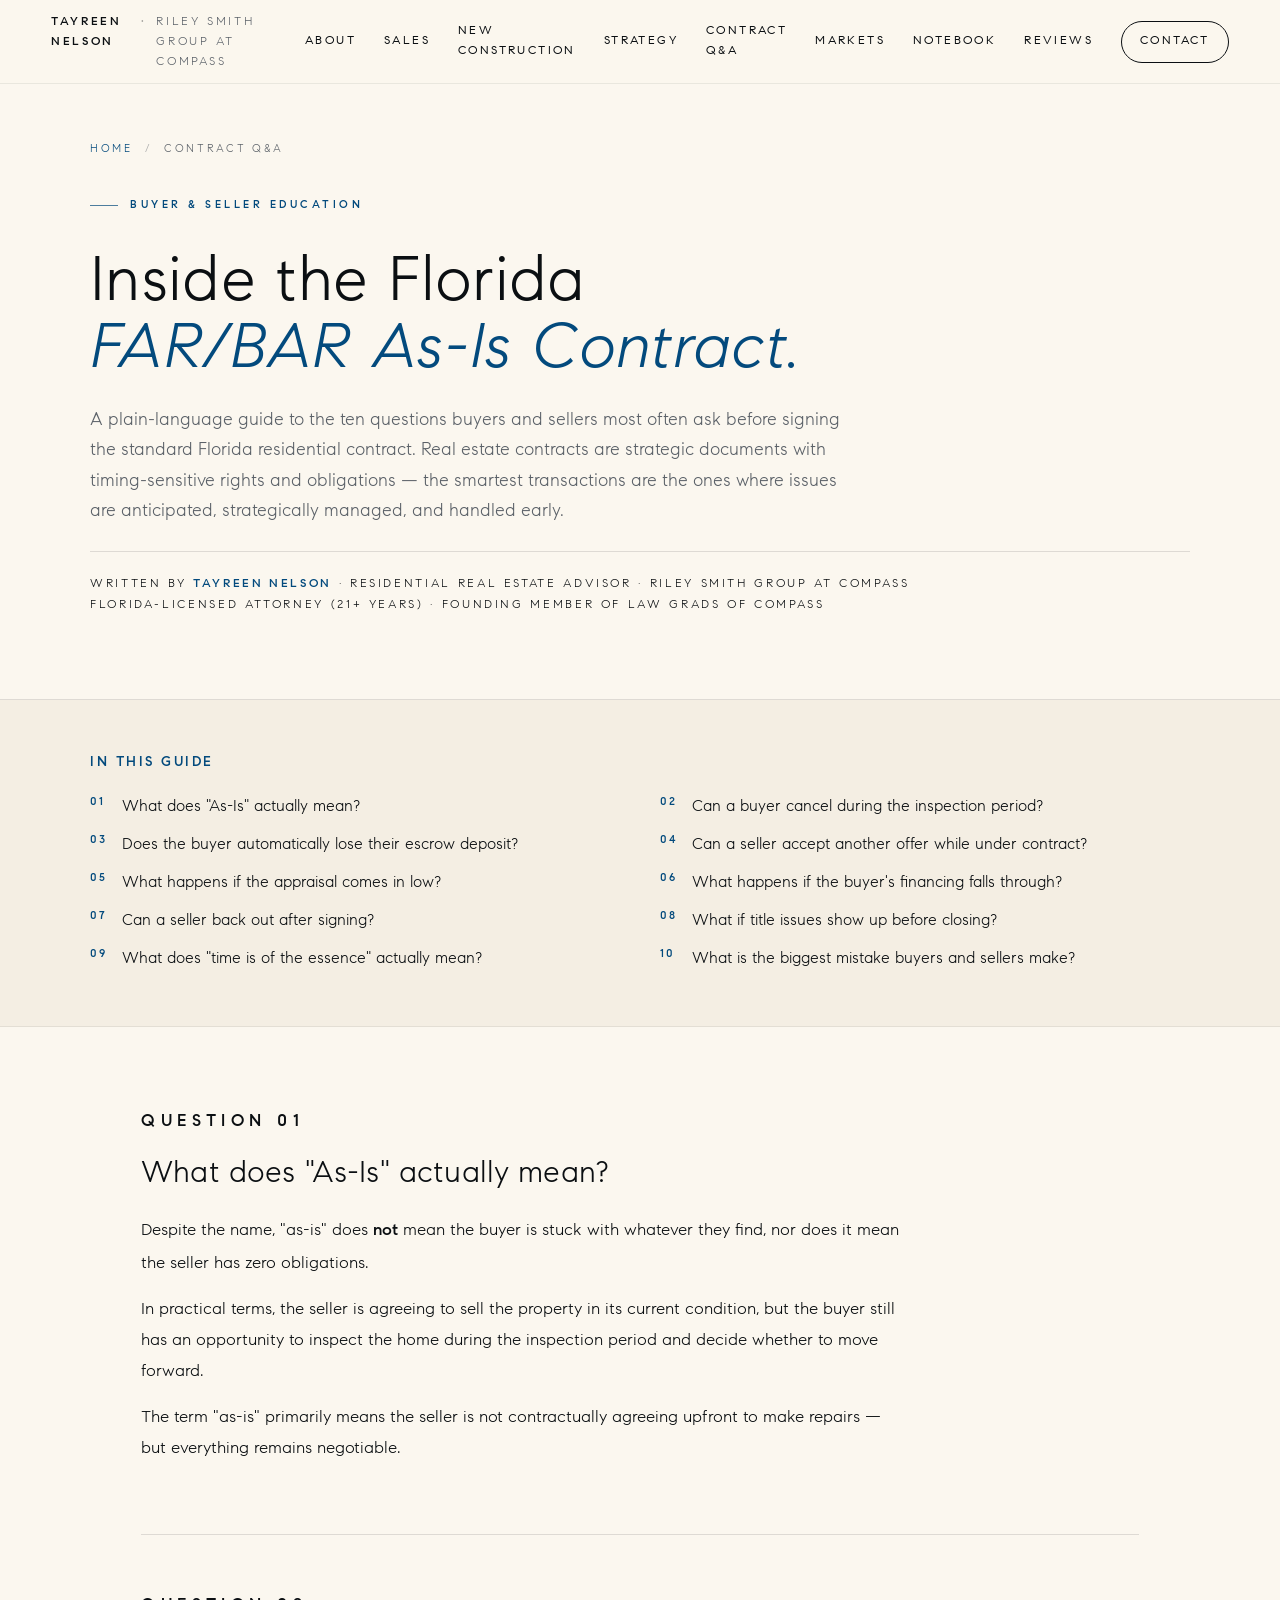
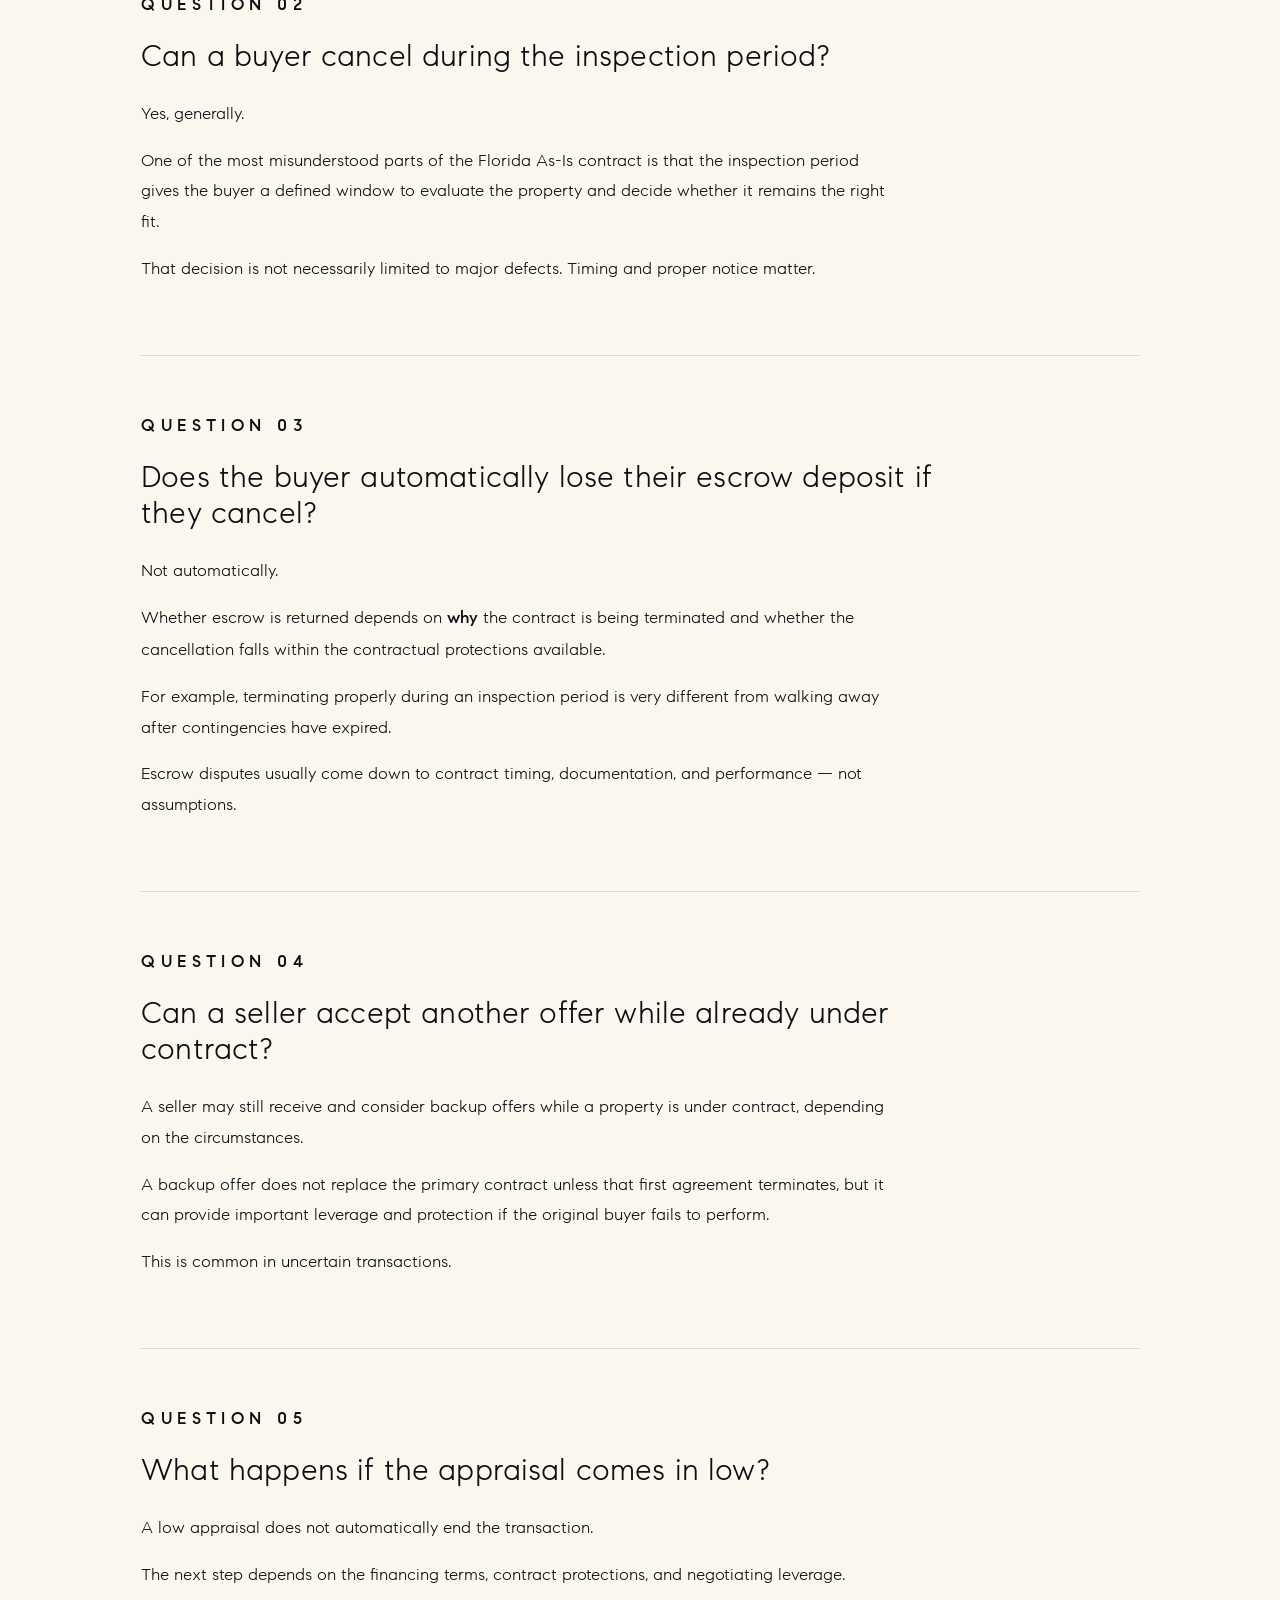
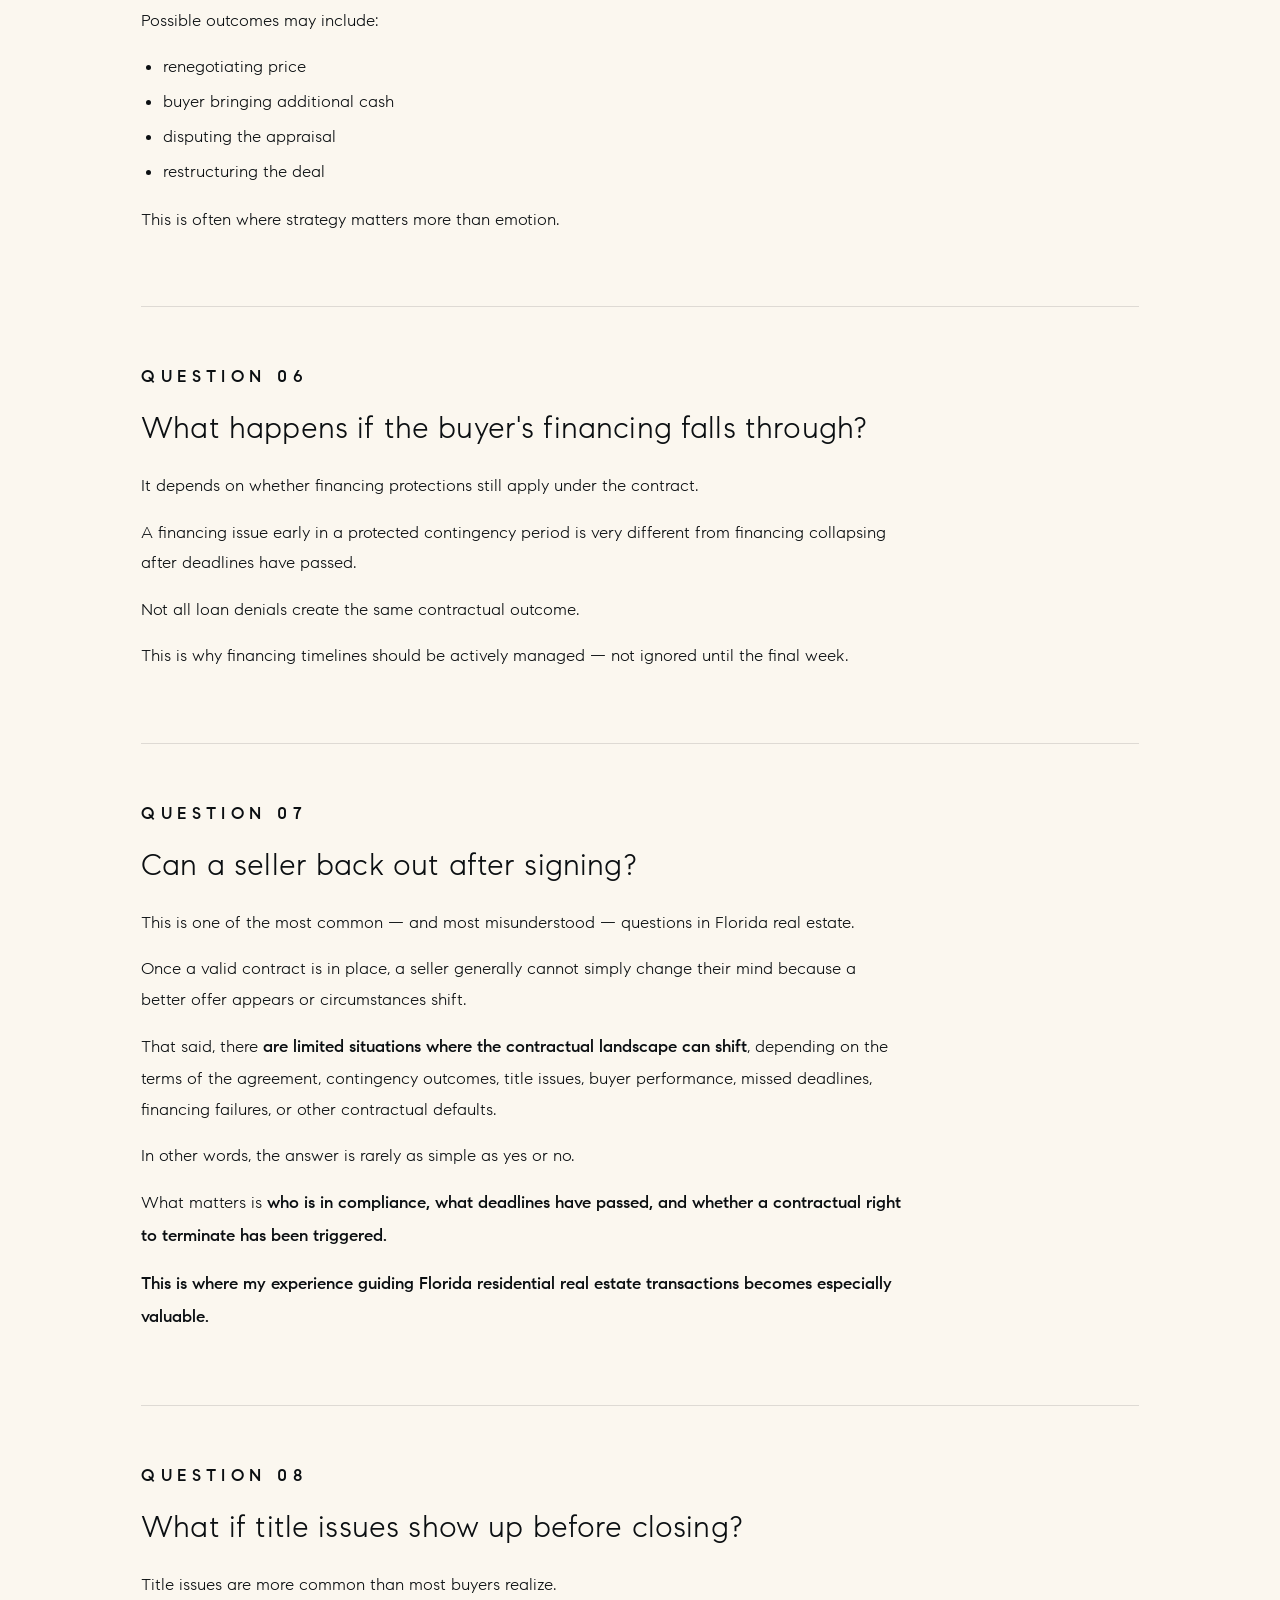
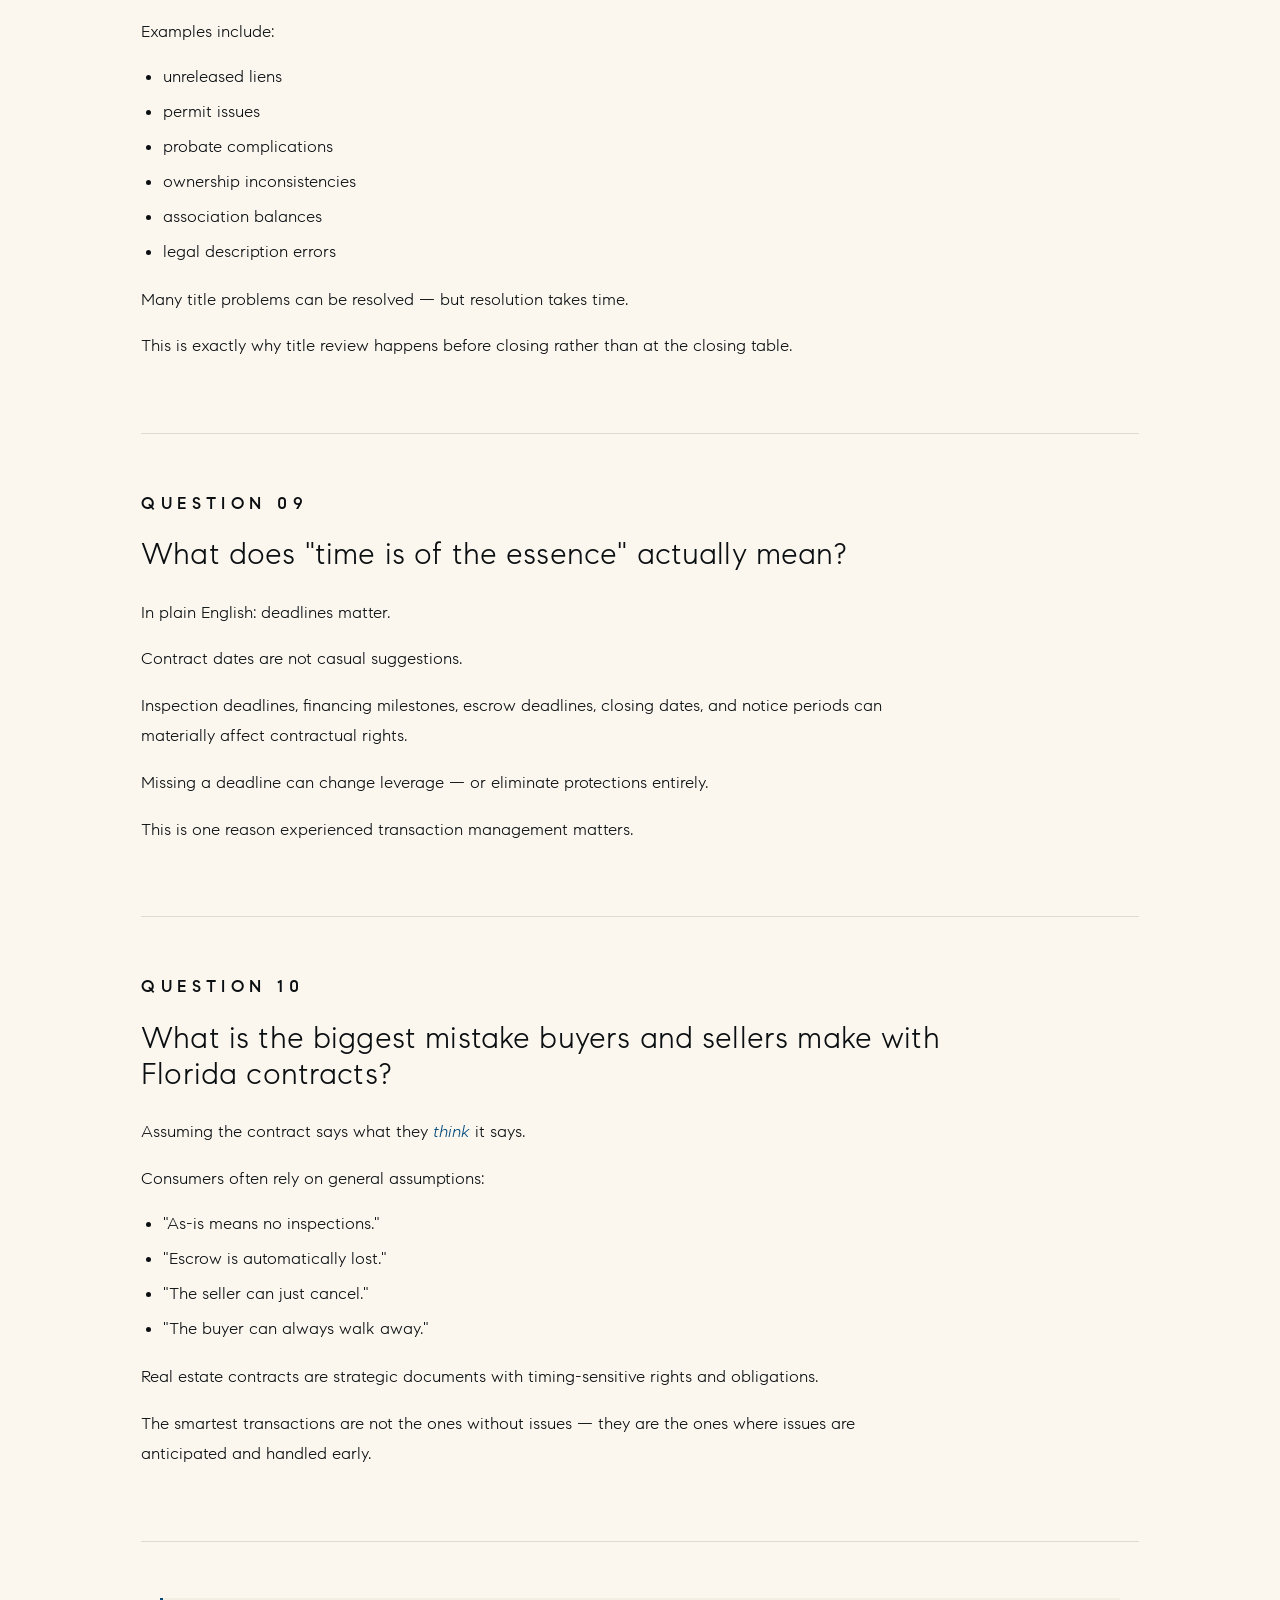
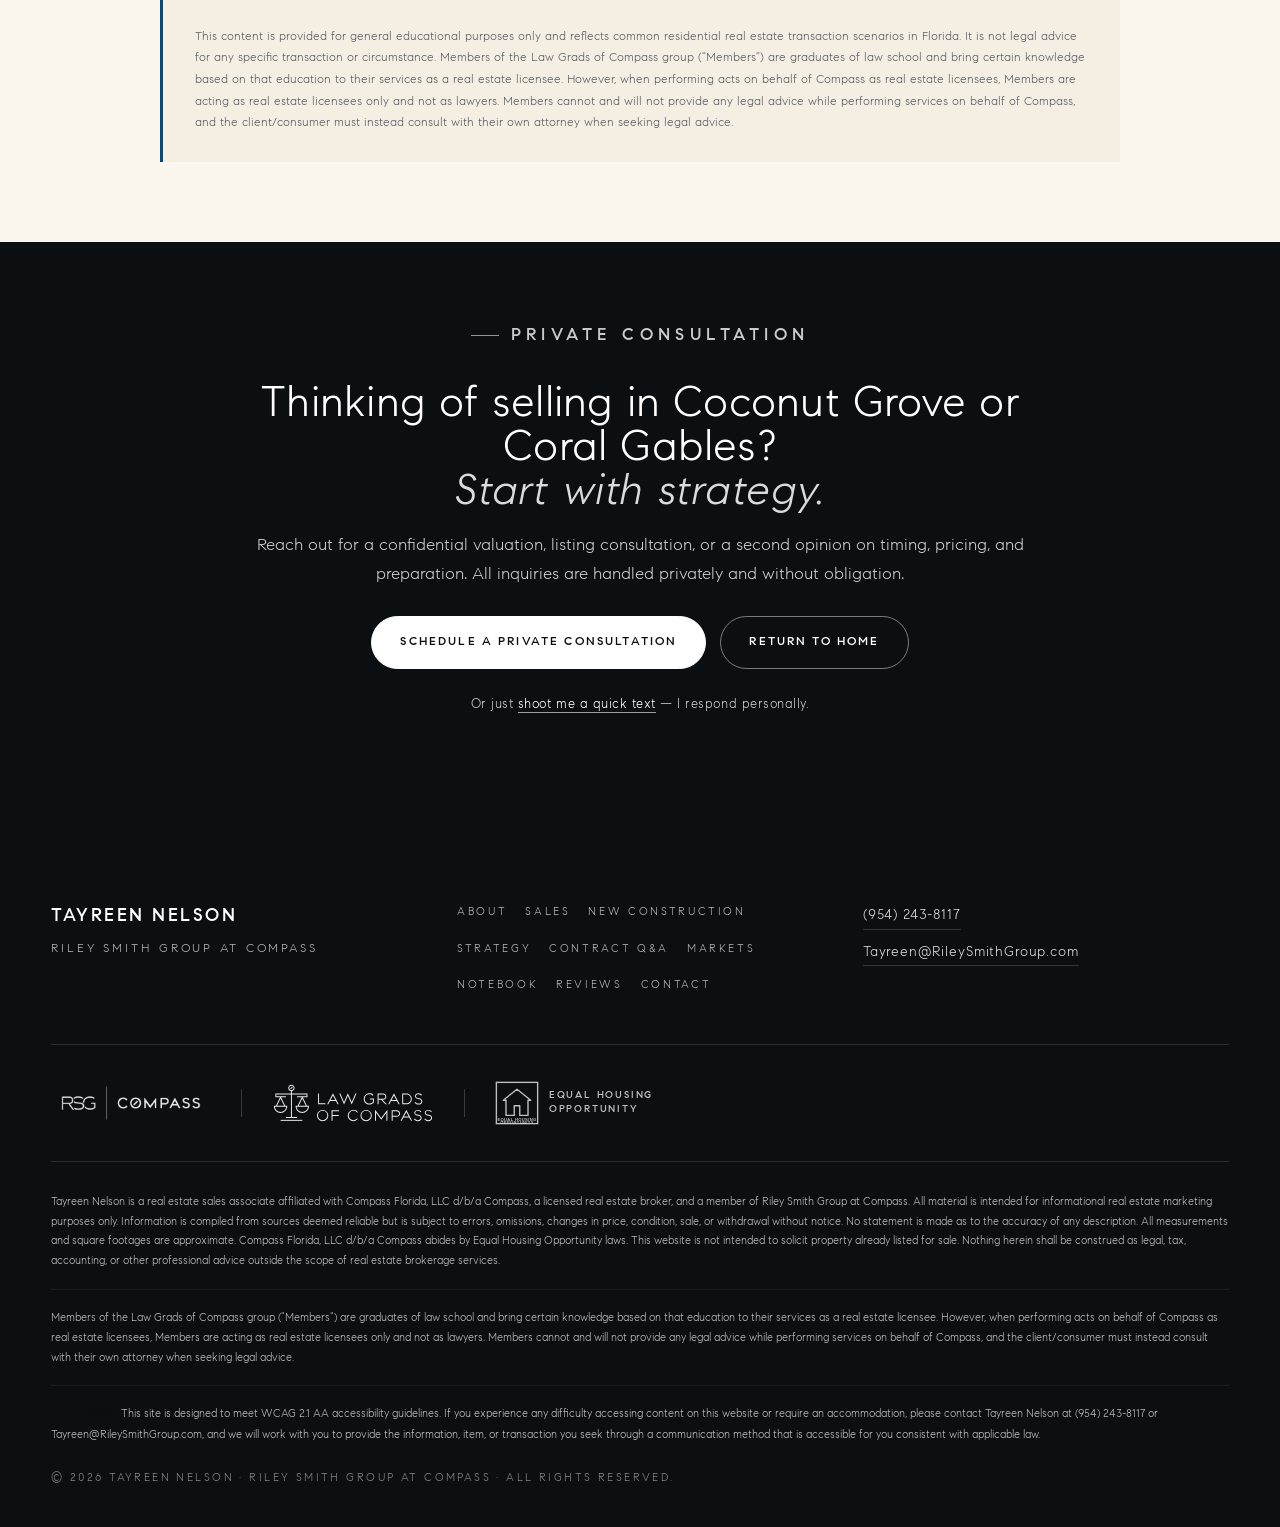
<file: contract-qa/index.html>
<!DOCTYPE html>
<html lang="en">
<head>
  <meta charset="UTF-8" />
  <meta name="viewport" content="width=device-width, initial-scale=1.0" />
  <meta name="theme-color" content="#034A7D" />

  <title>Inside the Florida FAR/BAR As-Is Contract — Buyer &amp; Seller Q&amp;A | Tayreen Nelson</title>
  <meta name="description" content="Plain-language answers to the ten most important questions about the Florida FAR/BAR As-Is Residential Contract — inspection periods, escrow deposits, appraisal contingencies, seller cancellation, title issues, and more. By Tayreen Nelson, residential real estate advisor and former practicing attorney with the Riley Smith Group at Compass." />
  <meta name="keywords" content="Florida FAR/BAR as-is contract, Florida real estate contract, inspection period Florida, escrow deposit Florida real estate, appraisal contingency Florida, seller cancellation Florida, financing contingency Florida, time is of the essence Florida real estate, Florida title issues, Coconut Grove realtor, Coral Gables realtor" />
  <link rel="canonical" href="https://tayreennelson.com/contract-qa/" />

  <!-- Open Graph -->
  <meta property="og:type" content="article" />
  <meta property="og:site_name" content="Tayreen Nelson · Riley Smith Group at Compass" />
  <meta property="og:title" content="Inside the Florida FAR/BAR As-Is Contract — Buyer & Seller Q&A" />
  <meta property="og:description" content="Ten questions buyers and sellers ask before signing — answered clearly. By Tayreen Nelson, residential real estate advisor and former practicing attorney with the Riley Smith Group at Compass." />
  <meta property="og:url" content="https://tayreennelson.com/contract-qa/" />
  <meta property="og:image" content="https://tayreennelson.com/images/tayreen-portrait.jpg" />
  <meta property="og:locale" content="en_US" />
  <meta property="article:author" content="Tayreen Nelson" />
  <meta property="article:section" content="Real Estate Education" />

  <meta name="twitter:card" content="summary_large_image" />
  <meta name="twitter:title" content="Inside the Florida FAR/BAR As-Is Contract — Buyer & Seller Q&A" />
  <meta name="twitter:description" content="Ten questions buyers and sellers ask before signing — answered clearly. By Tayreen Nelson, Riley Smith Group at Compass." />
  <meta name="twitter:image" content="https://tayreennelson.com/images/tayreen-portrait.jpg" />

  <link rel="preload" as="font" type="font/ttf" href="../assets/fonts/CompassSans-Light.ttf" crossorigin />
  <link rel="preload" as="font" type="font/ttf" href="../assets/fonts/CompassSans-Regular.ttf" crossorigin />

  <link rel="icon" type="image/png" sizes="32x32" href="../images/favicon.png" />
  <link rel="apple-touch-icon" href="../images/apple-touch-icon.png" />

  <link rel="stylesheet" href="../styles.css" />

  <style>
    /* Page-specific styles for the contract Q&A long-form page */
    .qa-hero { padding: 140px clamp(20px, 4vw, 56px) 70px; background: var(--paper); border-bottom: 1px solid var(--line); }
    .qa-hero-inner { max-width: var(--content-narrow); margin: 0 auto; }
    .breadcrumb { font-size: 11px; text-transform: uppercase; letter-spacing: 0.24em; color: var(--muted); margin-bottom: 32px; }
    .breadcrumb a { color: var(--ocean); border-bottom: 1px solid transparent; }
    .breadcrumb a:hover { border-bottom-color: var(--ocean); }
    .breadcrumb-sep { margin: 0 12px; opacity: 0.5; }
    .qa-hero h1 { font-size: clamp(36px, 5vw, 64px); margin: 12px 0 24px; max-width: 900px; line-height: 1.05; }
    .qa-hero h1 em { font-style: italic; }
    .qa-hero-lede { font-size: clamp(17px, 1.4vw, 20px); line-height: 1.7; color: var(--muted); max-width: 760px; margin-bottom: 26px; }
    .qa-byline { font-size: 12px; text-transform: uppercase; letter-spacing: 0.22em; color: var(--ink); padding-top: 22px; border-top: 1px solid var(--line); }
    .qa-byline strong { color: var(--ocean); font-weight: 500; }

    .qa-toc { background: var(--ivory); padding: 56px clamp(20px, 4vw, 56px); border-bottom: 1px solid var(--line-soft); }
    .qa-toc-inner { max-width: var(--content-narrow); margin: 0 auto; }
    .qa-toc h2 { font-size: 14px; text-transform: uppercase; letter-spacing: 0.18em; font-weight: 500; color: var(--ocean); margin-bottom: 24px; }
    .qa-toc ol { list-style: none; padding: 0; margin: 0; display: grid; grid-template-columns: 1fr 1fr; gap: 14px 40px; counter-reset: q; }
    .qa-toc li { counter-increment: q; padding-left: 32px; position: relative; font-size: 16px; line-height: 1.5; }
    .qa-toc li::before { content: counter(q, decimal-leading-zero); position: absolute; left: 0; top: 1px; font-size: 11px; letter-spacing: 0.18em; color: var(--ocean); font-weight: 500; }
    .qa-toc a { color: var(--ink); border-bottom: 1px solid transparent; transition: border-color .2s var(--easing); }
    .qa-toc a:hover { border-bottom-color: var(--ocean); }
    @media (max-width: 760px) { .qa-toc ol { grid-template-columns: 1fr; } }

    .qa-body { max-width: var(--content-narrow); margin: 0 auto; padding: 80px clamp(20px, 4vw, 56px); }
    .qa-item { padding: 56px 0; border-bottom: 1px solid var(--line); scroll-margin-top: 100px; }
    .qa-item:first-child { padding-top: 0; }
    .qa-item:last-child { border-bottom: 0; }
    .qa-num { font-size: 12px; text-transform: uppercase; letter-spacing: 0.32em; color: var(--ocean); font-weight: 500; margin-bottom: 14px; }
    .qa-item h2 { font-size: clamp(24px, 2.4vw, 34px); margin-bottom: 24px; max-width: 800px; line-height: 1.18; }
    .qa-item p { font-size: 17px; line-height: 1.8; color: var(--ink); margin-bottom: 16px; max-width: 760px; }
    .qa-item p strong { color: var(--ink); font-weight: 500; }
    .qa-item p em { color: var(--ocean); font-style: italic; }
    .qa-item ul { padding-left: 22px; margin: 6px 0 18px; max-width: 760px; }
    .qa-item li { font-size: 17px; line-height: 1.7; color: var(--ink); margin-bottom: 6px; }

    .qa-back-cta {
      background: var(--ink); color: white;
      padding: 80px clamp(20px, 4vw, 56px);
      text-align: center;
    }
    .qa-back-cta-inner { max-width: 800px; margin: 0 auto; }
    .qa-back-cta h2 { font-size: clamp(28px, 3.4vw, 44px); color: white; margin-bottom: 18px; }
    .qa-back-cta h2 em { color: rgba(255,255,255,0.85); }
    .qa-back-cta p { font-size: 17px; color: rgba(255,255,255,0.78); line-height: 1.7; margin-bottom: 28px; }
    .qa-back-cta .btn-primary { background: white; color: var(--ink); border-color: white; }
    .qa-back-cta .btn-primary:hover { background: var(--ocean); border-color: var(--ocean); color: white; }
    .qa-back-cta .btn-ghost { color: white; border-color: rgba(255,255,255,0.45); }
    .qa-back-cta .btn-ghost:hover { background: white; color: var(--ink); border-color: white; }
  </style>

  <!-- Article schema -->
  <script type="application/ld+json">
  {
    "@context": "https://schema.org",
    "@type": "Article",
    "headline": "Inside the Florida FAR/BAR As-Is Contract — Buyer & Seller Q&A",
    "description": "Plain-language answers to the ten most important questions about the Florida FAR/BAR As-Is Residential Contract.",
    "author": {
      "@type": "Person",
      "name": "Tayreen Nelson",
      "url": "https://tayreennelson.com/",
      "jobTitle": "Residential Real Estate Advisor, Riley Smith Group at Compass",
      "description": "Florida-licensed attorney (21+ years) and 12+ year residential real estate advisor with the Riley Smith Group at Compass. Founding member of Law Grads of Compass."
    },
    "publisher": {
      "@type": "RealEstateAgent",
      "name": "Tayreen Nelson · Riley Smith Group at Compass",
      "url": "https://tayreennelson.com/"
    },
    "datePublished": "2026-05-13",
    "dateModified": "2026-05-13",
    "mainEntityOfPage": "https://tayreennelson.com/contract-qa/",
    "image": "https://tayreennelson.com/images/tayreen-portrait.jpg",
    "inLanguage": "en-US",
    "about": [
      { "@type": "Thing", "name": "Florida FAR/BAR As-Is Residential Contract" },
      { "@type": "Thing", "name": "Florida real estate inspection period" },
      { "@type": "Thing", "name": "Florida real estate escrow deposit" },
      { "@type": "Thing", "name": "Florida real estate appraisal contingency" },
      { "@type": "Thing", "name": "Florida real estate financing contingency" },
      { "@type": "Thing", "name": "Florida real estate title issues" }
    ]
  }
  </script>

  <!-- BreadcrumbList schema -->
  <script type="application/ld+json">
  {
    "@context": "https://schema.org",
    "@type": "BreadcrumbList",
    "itemListElement": [
      { "@type": "ListItem", "position": 1, "name": "Home", "item": "https://tayreennelson.com/" },
      { "@type": "ListItem", "position": 2, "name": "Contract Q&A", "item": "https://tayreennelson.com/contract-qa/" }
    ]
  }
  </script>

  <!-- FAQ schema — the 10 questions live here as primary -->
  <script type="application/ld+json">
  {
    "@context": "https://schema.org",
    "@type": "FAQPage",
    "mainEntity": [
      { "@type": "Question", "name": "What does \"As-Is\" actually mean in a Florida real estate contract?", "acceptedAnswer": { "@type": "Answer", "text": "Despite the name, \"as-is\" does not mean the buyer is stuck with whatever they find, nor does it mean the seller has zero obligations. In practical terms, the seller is agreeing to sell the property in its current condition, but the buyer still has an opportunity to inspect the home during the inspection period and decide whether to move forward. The term \"as-is\" primarily means the seller is not contractually agreeing upfront to make repairs — but everything remains negotiable. This is educational information, not legal advice." } },
      { "@type": "Question", "name": "Can a buyer cancel during the inspection period in Florida?", "acceptedAnswer": { "@type": "Answer", "text": "Yes, generally. One of the most misunderstood parts of the Florida As-Is contract is that the inspection period gives the buyer a defined window to evaluate the property and decide whether it remains the right fit. That decision is not necessarily limited to major defects. Timing and proper notice matter. This is educational information, not legal advice." } },
      { "@type": "Question", "name": "Does the buyer automatically lose their escrow deposit if they cancel?", "acceptedAnswer": { "@type": "Answer", "text": "Not automatically. Whether escrow is returned depends on why the contract is being terminated and whether the cancellation falls within the contractual protections available. Terminating properly during an inspection period is very different from walking away after contingencies have expired. Escrow disputes usually come down to contract timing, documentation, and performance — not assumptions. This is educational information, not legal advice." } },
      { "@type": "Question", "name": "Can a seller accept another offer while already under contract?", "acceptedAnswer": { "@type": "Answer", "text": "A seller may still receive and consider backup offers while a property is under contract, depending on the circumstances. A backup offer does not replace the primary contract unless that first agreement terminates, but it can provide important leverage and protection if the original buyer fails to perform. This is common in uncertain transactions. This is educational information, not legal advice." } },
      { "@type": "Question", "name": "What happens if the appraisal comes in low?", "acceptedAnswer": { "@type": "Answer", "text": "A low appraisal does not automatically end the transaction. The next step depends on the financing terms, contract protections, and negotiating leverage. Possible outcomes may include renegotiating price, the buyer bringing additional cash, disputing the appraisal, or restructuring the deal. This is often where strategy matters more than emotion. This is educational information, not legal advice." } },
      { "@type": "Question", "name": "What happens if the buyer's financing falls through?", "acceptedAnswer": { "@type": "Answer", "text": "It depends on whether financing protections still apply under the contract. A financing issue early in a protected contingency period is very different from financing collapsing after deadlines have passed. Not all loan denials create the same contractual outcome. This is why financing timelines should be actively managed — not ignored until the final week. This is educational information, not legal advice." } },
      { "@type": "Question", "name": "Can a seller back out of a Florida real estate contract after signing?", "acceptedAnswer": { "@type": "Answer", "text": "Once a valid contract is in place, a seller generally cannot simply change their mind because a better offer appears or circumstances shift. That said, there are limited situations where the contractual landscape can shift, depending on the terms of the agreement, contingency outcomes, title issues, buyer performance, missed deadlines, financing failures, or other contractual defaults. What matters is who is in compliance, what deadlines have passed, and whether a contractual right to terminate has been triggered. This is educational information, not legal advice." } },
      { "@type": "Question", "name": "What if title issues show up before closing?", "acceptedAnswer": { "@type": "Answer", "text": "Title issues are more common than most buyers realize. Examples include unreleased liens, permit issues, probate complications, ownership inconsistencies, association balances, and legal description errors. Many title problems can be resolved — but resolution takes time. This is exactly why title review happens before closing rather than at the closing table. This is educational information, not legal advice." } },
      { "@type": "Question", "name": "What does \"time is of the essence\" actually mean in a Florida real estate contract?", "acceptedAnswer": { "@type": "Answer", "text": "In plain English: deadlines matter. Contract dates are not casual suggestions. Inspection deadlines, financing milestones, escrow deadlines, closing dates, and notice periods can materially affect contractual rights. Missing a deadline can change leverage — or eliminate protections entirely. This is one reason experienced transaction management matters. This is educational information, not legal advice." } },
      { "@type": "Question", "name": "What is the biggest mistake buyers and sellers make with Florida real estate contracts?", "acceptedAnswer": { "@type": "Answer", "text": "Assuming the contract says what they think it says. Consumers often rely on general assumptions like \"as-is means no inspections,\" \"escrow is automatically lost,\" \"the seller can just cancel,\" or \"the buyer can always walk away.\" Real estate contracts are strategic documents with timing-sensitive rights and obligations. The smartest transactions are not the ones without issues — they are the ones where issues are anticipated and handled early. This is educational information, not legal advice." } }
    ]
  }
  </script>
</head>
<body>

  <a class="skip-link" href="#qa-body">Skip to content</a>

  <header class="site-header is-scrolled" id="siteHeader">
    <a class="brand" href="../" aria-label="Tayreen Nelson — Riley Smith Group at Compass — back to home">
      <span class="brand-name">Tayreen Nelson</span>
      <span class="brand-divider" aria-hidden="true">·</span>
      <span class="brand-sub">Riley Smith Group at Compass</span>
    </a>
    <nav class="primary-nav" aria-label="Primary">
      <a href="../#about">About</a>
      <a href="../#sales">Sales</a>
      <a href="/new-construction/">New Construction</a>
      <a href="../#strategy">Strategy</a>
      <a href="./" aria-current="page">Contract Q&amp;A</a>
      <a href="../#markets">Markets</a>
      <a href="/notebook/">Notebook</a> <a href="../#reviews">Reviews</a>
      <a href="../#contact" class="nav-cta">Contact</a>
    </nav>
    <button class="nav-toggle" aria-label="Toggle navigation" aria-expanded="false" aria-controls="mobileNav">
      <span></span><span></span><span></span>
    </button>
  </header>
  <div class="mobile-nav" id="mobileNav" hidden>
    <a href="../#about">About</a>
    <a href="../#sales">Sales</a>
      <a href="/new-construction/">New Construction</a>
    <a href="../#strategy">Strategy</a>
    <a href="./" aria-current="page">Contract Q&amp;A</a>
    <a href="../#markets">Markets</a>
    <a href="/notebook/">Notebook</a> <a href="../#reviews">Reviews</a>
    <a href="../#contact">Contact</a>
  </div>

  <main>

    <section class="qa-hero">
      <div class="qa-hero-inner">
        <p class="breadcrumb"><a href="../">Home</a><span class="breadcrumb-sep">/</span><span>Contract Q&amp;A</span></p>
        <p class="eyebrow blue">Buyer &amp; Seller Education</p>
        <h1>Inside the Florida<br/><em>FAR/BAR As-Is Contract.</em></h1>
        <p class="qa-hero-lede">
          A plain-language guide to the ten questions buyers and sellers most often ask before signing the
          standard Florida residential contract. Real estate contracts are strategic documents with timing-sensitive
          rights and obligations — the smartest transactions are the ones where issues are anticipated, strategically
          managed, and handled early.
        </p>
        <p class="qa-byline">
          Written by <strong>Tayreen Nelson</strong> · Residential Real Estate Advisor · Riley Smith Group at Compass<br/>
          Florida-licensed attorney (21+ years) · Founding member of Law Grads of Compass
        </p>
      </div>
    </section>

    <section class="qa-toc" aria-label="Table of contents">
      <div class="qa-toc-inner">
        <h2>In This Guide</h2>
        <ol>
          <li><a href="#q-as-is">What does "As-Is" actually mean?</a></li>
          <li><a href="#q-inspection">Can a buyer cancel during the inspection period?</a></li>
          <li><a href="#q-escrow">Does the buyer automatically lose their escrow deposit?</a></li>
          <li><a href="#q-backup-offers">Can a seller accept another offer while under contract?</a></li>
          <li><a href="#q-appraisal">What happens if the appraisal comes in low?</a></li>
          <li><a href="#q-financing">What happens if the buyer's financing falls through?</a></li>
          <li><a href="#q-seller-cancel">Can a seller back out after signing?</a></li>
          <li><a href="#q-title">What if title issues show up before closing?</a></li>
          <li><a href="#q-time-essence">What does "time is of the essence" actually mean?</a></li>
          <li><a href="#q-biggest-mistake">What is the biggest mistake buyers and sellers make?</a></li>
        </ol>
      </div>
    </section>

    <section class="qa-body" id="qa-body">

      <article class="qa-item" id="q-as-is">
        <p class="qa-num">Question 01</p>
        <h2>What does "As-Is" actually mean?</h2>
        <p>Despite the name, "as-is" does <strong>not</strong> mean the buyer is stuck with whatever they find, nor does it mean the seller has zero obligations.</p>
        <p>In practical terms, the seller is agreeing to sell the property in its current condition, but the buyer still has an opportunity to inspect the home during the inspection period and decide whether to move forward.</p>
        <p>The term "as-is" primarily means the seller is not contractually agreeing upfront to make repairs — but everything remains negotiable.</p>
      </article>

      <article class="qa-item" id="q-inspection">
        <p class="qa-num">Question 02</p>
        <h2>Can a buyer cancel during the inspection period?</h2>
        <p>Yes, generally.</p>
        <p>One of the most misunderstood parts of the Florida As-Is contract is that the inspection period gives the buyer a defined window to evaluate the property and decide whether it remains the right fit.</p>
        <p>That decision is not necessarily limited to major defects. Timing and proper notice matter.</p>
      </article>

      <article class="qa-item" id="q-escrow">
        <p class="qa-num">Question 03</p>
        <h2>Does the buyer automatically lose their escrow deposit if they cancel?</h2>
        <p>Not automatically.</p>
        <p>Whether escrow is returned depends on <strong>why</strong> the contract is being terminated and whether the cancellation falls within the contractual protections available.</p>
        <p>For example, terminating properly during an inspection period is very different from walking away after contingencies have expired.</p>
        <p>Escrow disputes usually come down to contract timing, documentation, and performance — not assumptions.</p>
      </article>

      <article class="qa-item" id="q-backup-offers">
        <p class="qa-num">Question 04</p>
        <h2>Can a seller accept another offer while already under contract?</h2>
        <p>A seller may still receive and consider backup offers while a property is under contract, depending on the circumstances.</p>
        <p>A backup offer does not replace the primary contract unless that first agreement terminates, but it can provide important leverage and protection if the original buyer fails to perform.</p>
        <p>This is common in uncertain transactions.</p>
      </article>

      <article class="qa-item" id="q-appraisal">
        <p class="qa-num">Question 05</p>
        <h2>What happens if the appraisal comes in low?</h2>
        <p>A low appraisal does not automatically end the transaction.</p>
        <p>The next step depends on the financing terms, contract protections, and negotiating leverage.</p>
        <p>Possible outcomes may include:</p>
        <ul>
          <li>renegotiating price</li>
          <li>buyer bringing additional cash</li>
          <li>disputing the appraisal</li>
          <li>restructuring the deal</li>
        </ul>
        <p>This is often where strategy matters more than emotion.</p>
      </article>

      <article class="qa-item" id="q-financing">
        <p class="qa-num">Question 06</p>
        <h2>What happens if the buyer's financing falls through?</h2>
        <p>It depends on whether financing protections still apply under the contract.</p>
        <p>A financing issue early in a protected contingency period is very different from financing collapsing after deadlines have passed.</p>
        <p>Not all loan denials create the same contractual outcome.</p>
        <p>This is why financing timelines should be actively managed — not ignored until the final week.</p>
      </article>

      <article class="qa-item" id="q-seller-cancel">
        <p class="qa-num">Question 07</p>
        <h2>Can a seller back out after signing?</h2>
        <p>This is one of the most common — and most misunderstood — questions in Florida real estate.</p>
        <p>Once a valid contract is in place, a seller generally cannot simply change their mind because a better offer appears or circumstances shift.</p>
        <p>That said, there <strong>are limited situations where the contractual landscape can shift</strong>, depending on the terms of the agreement, contingency outcomes, title issues, buyer performance, missed deadlines, financing failures, or other contractual defaults.</p>
        <p>In other words, the answer is rarely as simple as yes or no.</p>
        <p>What matters is <strong>who is in compliance, what deadlines have passed, and whether a contractual right to terminate has been triggered.</strong></p>
        <p><strong>This is where my experience guiding Florida residential real estate transactions becomes especially valuable.</strong></p>
      </article>

      <article class="qa-item" id="q-title">
        <p class="qa-num">Question 08</p>
        <h2>What if title issues show up before closing?</h2>
        <p>Title issues are more common than most buyers realize.</p>
        <p>Examples include:</p>
        <ul>
          <li>unreleased liens</li>
          <li>permit issues</li>
          <li>probate complications</li>
          <li>ownership inconsistencies</li>
          <li>association balances</li>
          <li>legal description errors</li>
        </ul>
        <p>Many title problems can be resolved — but resolution takes time.</p>
        <p>This is exactly why title review happens before closing rather than at the closing table.</p>
      </article>

      <article class="qa-item" id="q-time-essence">
        <p class="qa-num">Question 09</p>
        <h2>What does "time is of the essence" actually mean?</h2>
        <p>In plain English: deadlines matter.</p>
        <p>Contract dates are not casual suggestions.</p>
        <p>Inspection deadlines, financing milestones, escrow deadlines, closing dates, and notice periods can materially affect contractual rights.</p>
        <p>Missing a deadline can change leverage — or eliminate protections entirely.</p>
        <p>This is one reason experienced transaction management matters.</p>
      </article>

      <article class="qa-item" id="q-biggest-mistake">
        <p class="qa-num">Question 10</p>
        <h2>What is the biggest mistake buyers and sellers make with Florida contracts?</h2>
        <p>Assuming the contract says what they <em>think</em> it says.</p>
        <p>Consumers often rely on general assumptions:</p>
        <ul>
          <li>"As-is means no inspections."</li>
          <li>"Escrow is automatically lost."</li>
          <li>"The seller can just cancel."</li>
          <li>"The buyer can always walk away."</li>
        </ul>
        <p>Real estate contracts are strategic documents with timing-sensitive rights and obligations.</p>
        <p>The smartest transactions are not the ones without issues — they are the ones where issues are anticipated and handled early.</p>
      </article>

      <p class="education-disclaimer">
        This content is provided for general educational purposes only and reflects common residential real estate transaction scenarios in Florida. It is not legal advice for any specific transaction or circumstance. Members of the Law Grads of Compass group ("Members") are graduates of law school and bring certain knowledge based on that education to their services as a real estate licensee. However, when performing acts on behalf of Compass as real estate licensees, Members are acting as real estate licensees only and not as lawyers. Members cannot and will not provide any legal advice while performing services on behalf of Compass, and the client/consumer must instead consult with their own attorney when seeking legal advice.
      </p>
    </section>

    <section class="qa-back-cta">
      <div class="qa-back-cta-inner">
        <p class="eyebrow" style="color: rgba(255,255,255,0.78);">Private Consultation</p>
        <h2>Thinking of selling in Coconut Grove or Coral Gables?<br/><em>Start with strategy.</em></h2>
        <p>Reach out for a confidential valuation, listing consultation, or a second opinion on timing, pricing, and preparation. All inquiries are handled privately and without obligation.</p>
        <div style="display:flex; gap: 14px; justify-content:center; flex-wrap: wrap; margin-top: 28px;">
          <a href="../#contact" class="btn btn-primary">Schedule a Private Consultation</a>
          <a href="../" class="btn btn-ghost">Return to Home</a>
        </div>
        <p style="margin-top: 24px; font-size: 13px; color: rgba(255,255,255,0.78); letter-spacing: 0.04em;">Or just <a href="sms:+19542438117?body=Hi%20Tayreen%21%20I%20have%20a%20Florida%20real%20estate%20contract%20question%20I%27d%20love%20to%20discuss." style="color: white; border-bottom: 1px solid rgba(255,255,255,0.6); padding-bottom: 1px;">shoot me a quick text</a> — I respond personally.</p>
      </div>
    </section>
  </main>

  <footer class="site-footer">
    <div class="footer-top">
      <div class="footer-brand">
        <p class="footer-name">Tayreen Nelson</p>
        <p class="footer-team">Riley Smith Group at Compass</p>
      </div>
      <nav class="footer-nav" aria-label="Footer">
        <a href="../#about">About</a>
        <a href="../#sales">Sales</a>
      <a href="/new-construction/">New Construction</a>
        <a href="../#strategy">Strategy</a>
        <a href="./">Contract Q&amp;A</a>
        <a href="../#markets">Markets</a>
        <a href="/notebook/">Notebook</a> <a href="../#reviews">Reviews</a>
        <a href="../#contact">Contact</a>
      </nav>
      <div class="footer-contact">
        <a href="tel:+19542438117">(954) 243-8117</a>
        <a href="mailto:Tayreen@RileySmithGroup.com">Tayreen@RileySmithGroup.com</a>
      </div>
    </div>
    <div class="footer-logos">
      <img src="../images/rsg-compass-white.png" alt="Riley Smith Group at Compass" />
      <span class="footer-logo-divider" aria-hidden="true"></span>
      <img src="../images/law-grads-white.svg" alt="Law Grads of Compass" />
      <span class="footer-logo-divider" aria-hidden="true"></span>
      <div class="eho-badge" aria-label="Equal Housing Opportunity">
        <svg xmlns="http://www.w3.org/2000/svg" viewBox="0 0 64 64" width="44" height="44" aria-hidden="true" role="img" focusable="false">
          <rect x="2" y="2" width="60" height="60" fill="none" stroke="currentColor" stroke-width="2"/>
          <path d="M32 12 L52 28 L48 28 L48 50 L36 50 L36 36 L28 36 L28 50 L16 50 L16 28 L12 28 Z" fill="none" stroke="currentColor" stroke-width="2" stroke-linejoin="round"/>
          <text x="32" y="58" font-family="Arial, sans-serif" font-size="6" font-weight="700" text-anchor="middle" fill="currentColor" letter-spacing="0.5">EQUAL HOUSING</text>
          <text x="32" y="63" font-family="Arial, sans-serif" font-size="6" font-weight="700" text-anchor="middle" fill="currentColor" letter-spacing="0.5">OPPORTUNITY</text>
        </svg>
        <span class="eho-label">Equal Housing<br/>Opportunity</span>
      </div>
    </div>
    <p class="footer-disclaimer">
      Tayreen Nelson is a real estate sales associate affiliated with Compass Florida, LLC d/b/a Compass,
      a licensed real estate broker, and a member of Riley Smith Group at Compass. All material is intended
      for informational real estate marketing purposes only. Information is compiled from sources deemed
      reliable but is subject to errors, omissions, changes in price, condition, sale, or withdrawal without
      notice. No statement is made as to the accuracy of any description. All measurements and square footages
      are approximate. Compass Florida, LLC d/b/a Compass abides by Equal Housing Opportunity laws. This website
      is not intended to solicit property already listed for sale. Nothing herein shall be construed as legal,
      tax, accounting, or other professional advice outside the scope of real estate brokerage services.
    </p>
    <p class="footer-disclaimer footer-disclaimer-secondary">
      Members of the Law Grads of Compass group ("Members") are graduates of law school and bring certain
      knowledge based on that education to their services as a real estate licensee. However, when performing
      acts on behalf of Compass as real estate licensees, Members are acting as real estate licensees only
      and not as lawyers. Members cannot and will not provide any legal advice while performing services on
      behalf of Compass, and the client/consumer must instead consult with their own attorney when seeking
      legal advice.
    </p>
    <p class="footer-disclaimer footer-disclaimer-secondary">
      <strong>Accessibility:</strong> This site is designed to meet WCAG 2.1 AA accessibility guidelines.
      If you experience any difficulty accessing content on this website or require an accommodation,
      please contact Tayreen Nelson at <a href="tel:+19542438117">(954) 243-8117</a> or
      <a href="mailto:Tayreen@RileySmithGroup.com">Tayreen@RileySmithGroup.com</a>, and we will work
      with you to provide the information, item, or transaction you seek through a communication method
      that is accessible for you consistent with applicable law.
    </p>
    <p class="footer-copy">© <span id="year">2026</span> Tayreen Nelson · Riley Smith Group at Compass · All rights reserved.</p>
  </footer>

  <script>
    document.getElementById('year').textContent = new Date().getFullYear();
    (function(){
      var btn = document.querySelector('.nav-toggle');
      var nav = document.getElementById('mobileNav');
      if(!btn || !nav) return;
      btn.addEventListener('click', function(){
        var open = nav.hasAttribute('hidden') === false;
        if(open){ nav.setAttribute('hidden',''); btn.setAttribute('aria-expanded','false'); btn.classList.remove('is-open'); }
        else { nav.removeAttribute('hidden'); btn.setAttribute('aria-expanded','true'); btn.classList.add('is-open'); }
      });
      nav.querySelectorAll('a').forEach(function(a){
        a.addEventListener('click', function(){ nav.setAttribute('hidden',''); btn.setAttribute('aria-expanded','false'); btn.classList.remove('is-open'); });
      });
    })();
  </script>
</body>
</html>
</file>
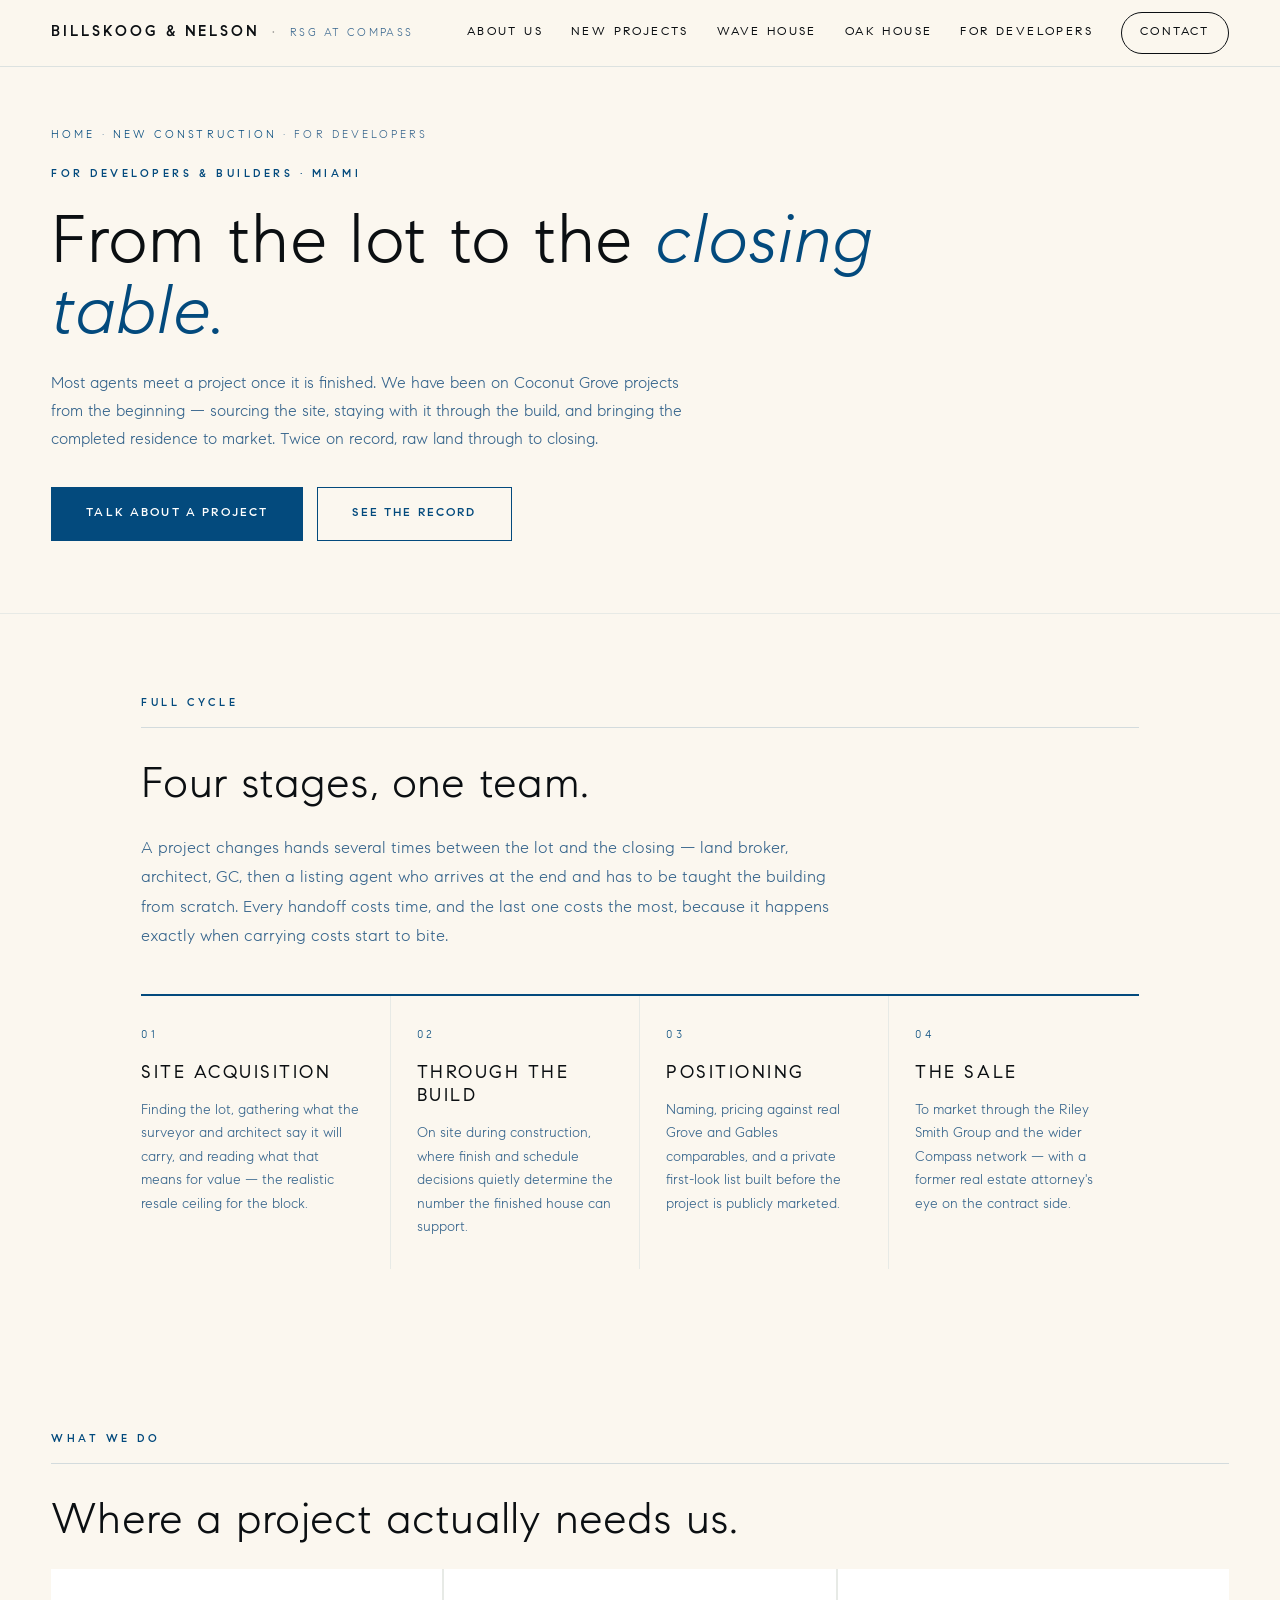
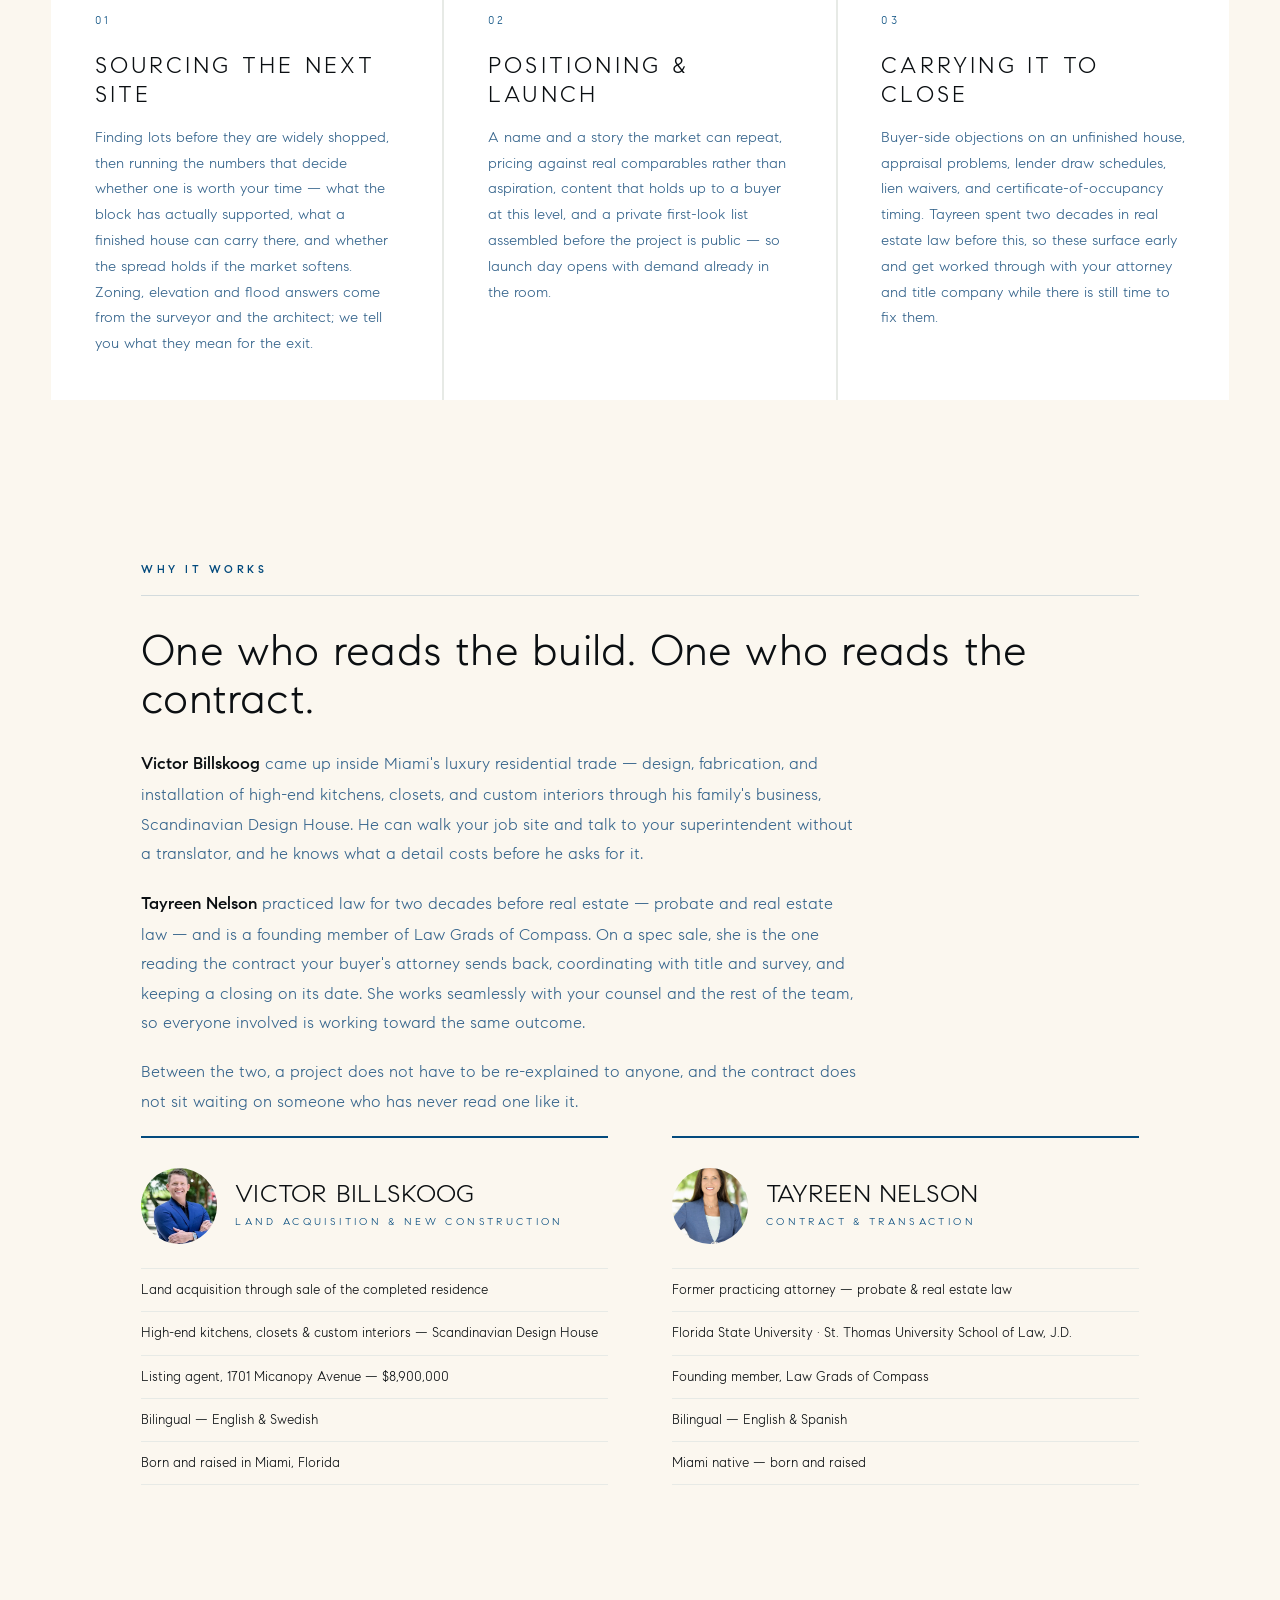
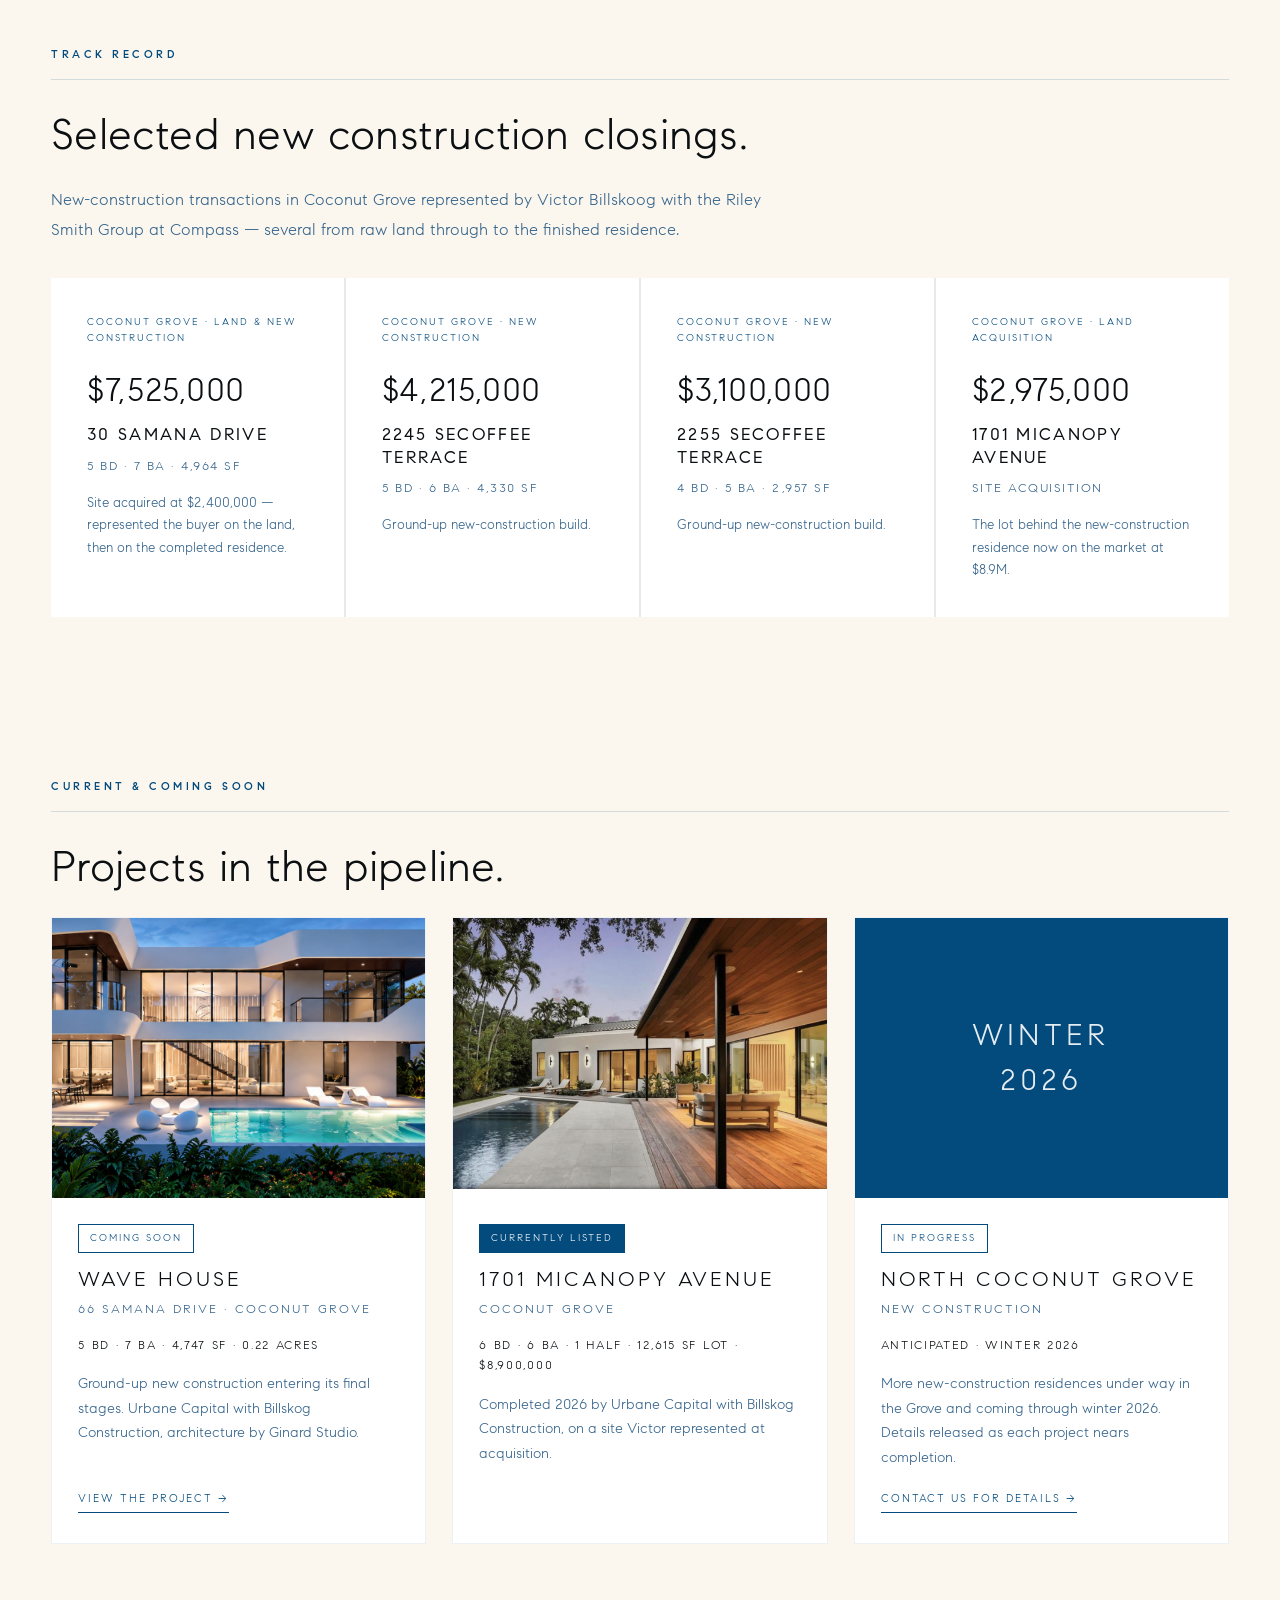
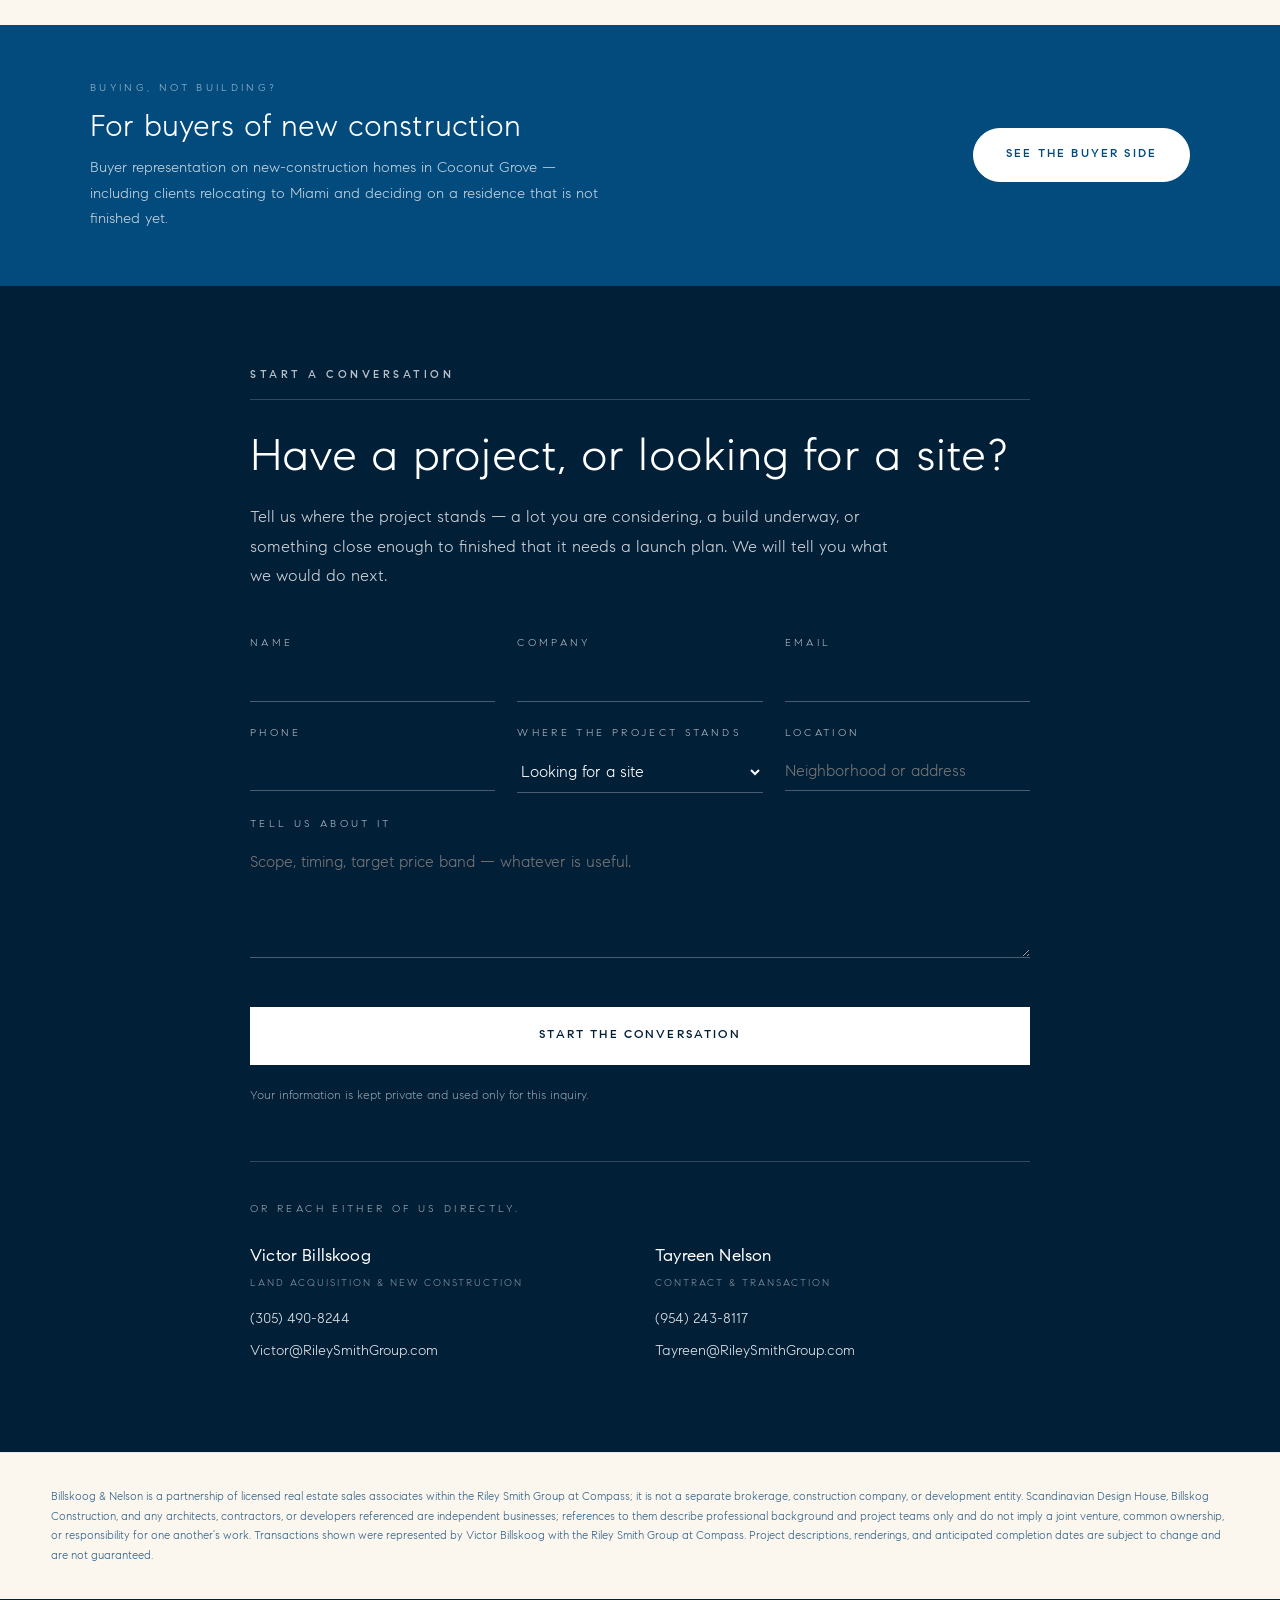
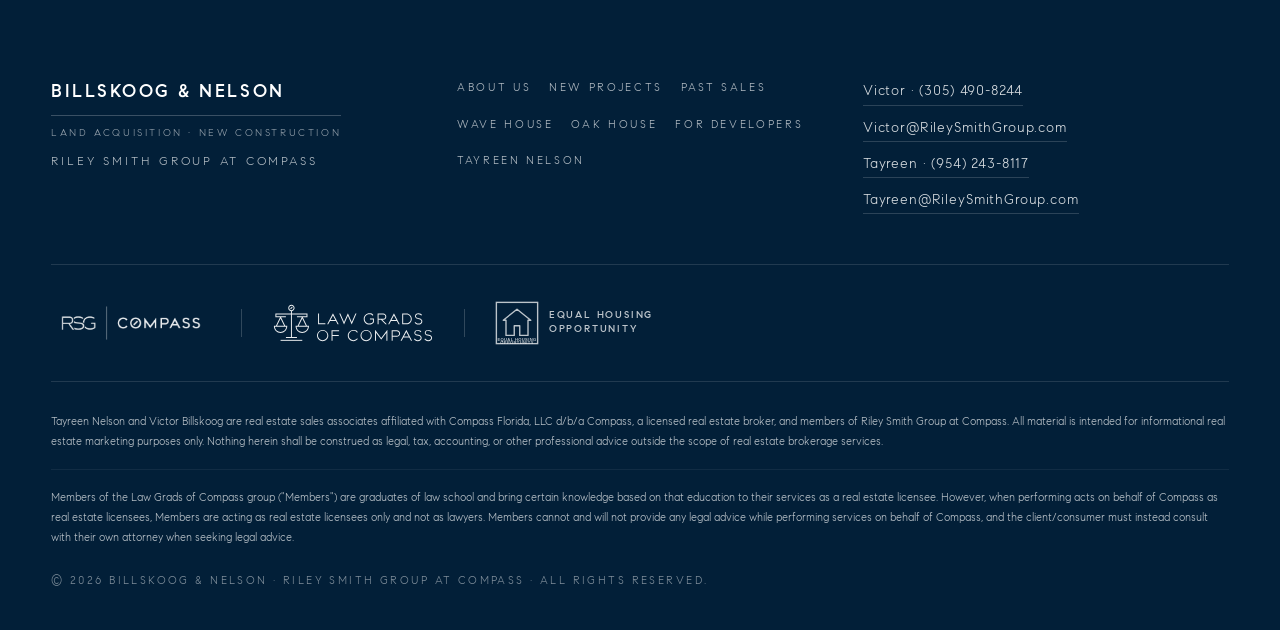
<file: developers/index.html>
<!DOCTYPE html>
<html lang="en">
<head>
  <meta charset="UTF-8" />
  <meta name="viewport" content="width=device-width, initial-scale=1.0" />
  <meta name="theme-color" content="#034A7D" />

  <title>Developer &amp; Builder Representation · Miami Land and New Construction | Billskoog &amp; Nelson</title>
  <meta name="description" content="Site sourcing, reading what a lot will carry, and taking a finished project to market — land and new-construction representation for Miami developers and builders, including Coconut Grove projects carried from raw land to the closing table." />
  <meta name="keywords" content="Miami new development sales, developer representation Miami, builder listing agent Coconut Grove, land acquisition Miami, spec home sales Miami, new construction listing agent, Victor Billskoog, Riley Smith Group Compass" />
  <link rel="canonical" href="https://tayreennelson.com/developers/" />

  <meta property="og:type" content="website" />
  <meta property="og:site_name" content="Tayreen Nelson · Riley Smith Group at Compass" />
  <meta property="og:title" content="For Developers &amp; Builders · Billskoog &amp; Nelson" />
  <meta property="og:description" content="Site sourcing, reading what a lot will carry, and taking a finished project to market — land and new-construction representation for Miami developers and builders, including Coconut Grove projects carried from raw land to the closing table." />
  <meta property="og:url" content="https://tayreennelson.com/developers/" />
  <meta property="og:image" content="https://tayreennelson.com/images/wave-house-rendering.jpg" />

  <meta name="twitter:card" content="summary_large_image" />
  <meta name="twitter:title" content="For Developers &amp; Builders · Billskoog &amp; Nelson" />
  <meta name="twitter:description" content="Site sourcing, reading what a lot will carry, and taking a finished project to market — land and new-construction representation for Miami developers and builders, including Coconut Grove projects carried from raw land to the closing table." />
  <meta name="twitter:image" content="https://tayreennelson.com/images/wave-house-rendering.jpg" />

  <link rel="icon" type="image/png" sizes="32x32" href="/images/favicon-bn.png" />
  <link rel="apple-touch-icon" href="/images/apple-touch-icon-bn.png" />
  <link rel="preload" as="font" type="font/ttf" href="/assets/fonts/CompassSans-Light.ttf" crossorigin />
  <link rel="preload" as="font" type="font/ttf" href="/assets/fonts/CompassSans-Regular.ttf" crossorigin />
  <link rel="stylesheet" href="/styles.css" />

  <style>
    .nc-hero {
      background: var(--paper);
      padding: clamp(100px, 14vh, 160px) clamp(20px, 4vw, 56px) clamp(56px, 8vh, 90px);
      border-bottom: 1px solid var(--line-soft);
    }
    .nc-hero-inner { max-width: var(--content-max); margin: 0 auto; }
    .nc-breadcrumb { font-size: 11px; text-transform: uppercase; letter-spacing: 0.28em; color: var(--muted); margin-bottom: 22px; }
    .nc-breadcrumb a { color: var(--ocean); }
    .nc-eyebrow {
      font-size: 11px; font-weight: 500; text-transform: uppercase;
      letter-spacing: var(--eyebrow-tracked); color: var(--ocean); margin-bottom: 20px;
    }
    .nc-hero h1 {
      color: var(--ink); font-size: clamp(40px, 5.4vw, 76px); line-height: 1.02;
      max-width: 940px; font-weight: 300; margin: 0 0 24px;
    }
    .nc-hero h1 em { color: var(--ocean); font-style: italic; font-weight: 300; }
    .nc-lede { color: var(--muted); max-width: 640px; font-size: clamp(16px, 1.25vw, 19px); line-height: 1.75; font-weight: 300; }

    .nc-hero-cta { display: flex; flex-wrap: wrap; gap: 14px; margin-top: 34px; }
    .nc-btn {
      display: inline-block; padding: 16px 34px; font-size: 12px; font-weight: 500;
      text-transform: uppercase; letter-spacing: var(--button-tracked);
      background: var(--ocean); color: #fff; border: 1px solid var(--ocean);
      transition: background .25s var(--easing), color .25s var(--easing);
    }
    .nc-btn:hover { background: transparent; color: var(--ocean); }
    .nc-btn-ghost { background: transparent; color: var(--ocean); }
    .nc-btn-ghost:hover { background: var(--ocean); color: #fff; }

    /* relocating buyer grid */
    .nc-ask {
      display: grid; grid-template-columns: 1fr 1fr;
      gap: 0; margin-top: 44px; border-top: 2px solid var(--ocean);
    }
    .nc-ask > div { padding: 32px 30px 32px 0; border-bottom: 1px solid var(--line-soft); }
    .nc-ask > div:nth-child(even) { padding-left: 30px; border-left: 1px solid var(--line-soft); }
    .nc-ask h3 { font-size: clamp(18px, 1.8vw, 22px); color: var(--ink); font-weight: 300; margin: 0 0 14px; line-height: 1.3; }
    .nc-ask p { font-size: 14.5px; line-height: 1.72; color: var(--muted); font-weight: 300; margin: 0; }
    .nc-ask > div:nth-last-child(-n+2) { border-bottom: none; }
    @media (max-width: 700px) {
      .nc-ask { grid-template-columns: 1fr; }
      .nc-ask > div, .nc-ask > div:nth-child(even) { padding-left: 0; padding-right: 0; border-left: none; border-bottom: 1px solid var(--line-soft); }
      .nc-ask > div:last-child { border-bottom: none; }
    }

    /* coordination cast */
    .nc-cast {
      display: grid; grid-template-columns: repeat(auto-fit, minmax(230px, 1fr));
      gap: 2px; background: var(--line-soft); margin-top: 44px;
    }
    .nc-cast > div { background: var(--white); padding: 26px 24px 28px; }
    .nc-cast h3 {
      font-size: 11px; text-transform: uppercase; letter-spacing: 0.18em;
      color: var(--ocean); font-weight: 500; margin: 0 0 12px;
    }
    .nc-cast p { font-size: 14px; line-height: 1.68; color: var(--muted); font-weight: 300; margin: 0; }

    /* developer cross-link */
    .nc-crosslink {
      background: var(--ocean); color: #fff;
      padding: clamp(44px, 6vh, 66px) clamp(20px, 4vw, 56px);
    }
    .nc-crosslink-inner {
      max-width: var(--content-narrow); margin: 0 auto;
      display: flex; flex-wrap: wrap; gap: 26px; align-items: center; justify-content: space-between;
    }
    .nc-crosslink p.k {
      font-size: 10.5px; text-transform: uppercase; letter-spacing: var(--eyebrow-tracked);
      color: rgba(255,255,255,0.6); margin: 0 0 12px;
    }
    .nc-crosslink h2 { color: #fff; font-size: clamp(22px, 2.4vw, 31px); font-weight: 300; margin: 0 0 10px; line-height: 1.2; }
    .nc-crosslink p.d { color: rgba(255,255,255,0.75); font-size: 15px; line-height: 1.7; font-weight: 300; margin: 0; max-width: 520px; }
    .nc-crosslink a.btn {
      flex-shrink: 0; display: inline-block; padding: 16px 32px; background: #fff; color: var(--ocean);
      border: 1px solid #fff; font-size: 12px; font-weight: 500; text-transform: uppercase;
      letter-spacing: var(--button-tracked); transition: background .25s var(--easing), color .25s var(--easing);
    }
    .nc-crosslink a.btn:hover { background: transparent; color: #fff; }

    .nc-section { max-width: var(--content-max); margin: 0 auto; padding: clamp(66px, 9vh, 108px) clamp(20px, 4vw, 56px); }
    .nc-narrow { max-width: var(--content-narrow); }
    .nc-rule {
      font-size: 11px; font-weight: 500; text-transform: uppercase; letter-spacing: var(--eyebrow-tracked);
      color: var(--ocean); margin-bottom: 30px; padding-bottom: 14px; border-bottom: 1px solid var(--line); display: block;
    }
    .nc-section h2 { font-size: clamp(28px, 3.4vw, 46px); line-height: 1.12; color: var(--ink); font-weight: 300; margin: 0 0 26px; }
    .nc-section > p { font-size: 16.5px; line-height: 1.78; color: var(--muted); font-weight: 300; margin: 0 0 20px; max-width: 720px; }
    .nc-section p strong { color: var(--ink); font-weight: 500; }

    /* principals */
    .nc-people { display: grid; grid-template-columns: repeat(auto-fit, minmax(320px, 1fr)); gap: clamp(36px, 5vw, 72px); margin-top: 16px; }
    .nc-person { border-top: 2px solid var(--ocean); padding-top: 30px; }
    .nc-person-head { display: flex; align-items: center; gap: 18px; margin-bottom: 24px; }
    .nc-person-head img { width: 76px; height: 76px; border-radius: 50%; object-fit: cover; flex-shrink: 0; background: var(--ivory); }
    .nc-person h3 { font-size: clamp(21px, 2vw, 27px); color: var(--ink); font-weight: 300; margin: 0 0 6px; letter-spacing: 0.01em; }
    .nc-person .nc-role { font-size: 10.5px; text-transform: uppercase; letter-spacing: var(--eyebrow-tracked); color: var(--ocean); margin: 0; }
    .nc-person p { font-size: 15.5px; line-height: 1.76; color: var(--muted); font-weight: 300; margin: 0 0 16px; }
    .nc-person ul { list-style: none; padding: 0; margin: 22px 0 0; }
    .nc-person li {
      font-size: 13.5px; color: var(--ink); font-weight: 300; padding: 11px 0;
      border-bottom: 1px solid var(--line-soft); line-height: 1.5;
    }
    .nc-person li:first-child { border-top: 1px solid var(--line-soft); }

    /* services */
    .nc-services { display: grid; grid-template-columns: repeat(auto-fit, minmax(270px, 1fr)); gap: 2px; background: var(--line-soft); margin-top: 14px; }
    .nc-service { background: var(--white); padding: clamp(30px, 3.4vw, 44px); }
    .nc-service .nc-num { font-size: 11px; letter-spacing: var(--eyebrow-tracked); color: var(--ocean); margin-bottom: 20px; }
    .nc-service h3 { font-size: clamp(19px, 1.8vw, 24px); color: var(--ink); font-weight: 300; line-height: 1.25; margin: 0 0 16px; }
    .nc-service p { font-size: 15px; line-height: 1.72; color: var(--muted); font-weight: 300; margin: 0; }

    /* projects */
    .nc-projects { display: grid; grid-template-columns: repeat(auto-fit, minmax(290px, 1fr)); gap: 26px; margin-top: 14px; }
    .nc-project { background: var(--white); border: 1px solid var(--line-soft); display: flex; flex-direction: column; }
    .nc-project img { width: 100%; aspect-ratio: 4/3; object-fit: cover; display: block; background: var(--ivory); }
    .nc-project-body { padding: 26px 26px 30px; flex: 1; display: flex; flex-direction: column; }
    .nc-tag {
      display: inline-block; align-self: flex-start; font-size: 10px; text-transform: uppercase;
      letter-spacing: 0.2em; color: var(--ocean); border: 1px solid var(--ocean);
      padding: 5px 11px; margin-bottom: 16px;
    }
    .nc-project h3 { font-size: 21px; color: var(--ink); font-weight: 300; margin: 0 0 8px; }
    .nc-project .nc-loc { font-size: 12.5px; text-transform: uppercase; letter-spacing: 0.16em; color: var(--muted); margin: 0 0 16px; }
    .nc-project p { font-size: 14.5px; line-height: 1.7; color: var(--muted); font-weight: 300; margin: 0 0 20px; }
    .nc-project a.nc-link {
      margin-top: auto; align-self: flex-start; font-size: 11px; text-transform: uppercase;
      letter-spacing: var(--button-tracked); color: var(--ocean);
      border-bottom: 1px solid var(--ocean); padding-bottom: 4px;
    }

    /* coverage matrix */
    .nc-matrix { margin-top: 48px; border-top: 2px solid var(--ocean); }
    .nc-matrix-head, .nc-matrix-row {
      display: grid; grid-template-columns: 150px 1fr 1fr; gap: 30px;
      align-items: start;
    }
    .nc-matrix-head {
      padding: 16px 0 14px; border-bottom: 1px solid var(--line);
    }
    .nc-matrix-head span {
      font-size: 10px; text-transform: uppercase; letter-spacing: var(--eyebrow-tracked);
      color: var(--ocean);
    }
    .nc-matrix-row { padding: 30px 0; border-bottom: 1px solid var(--line-soft); }
    .nc-matrix-row h3 {
      font-size: clamp(17px, 1.7vw, 22px); color: var(--ink); font-weight: 300;
      margin: 0; line-height: 1.25; letter-spacing: 0.01em;
    }
    .nc-matrix-row p {
      font-size: 14.5px; line-height: 1.7; color: var(--muted); font-weight: 300; margin: 0;
    }
    .nc-who { display: none; }
    .nc-proof {
      margin-top: 44px !important; padding: 26px 30px;
      background: var(--ivory); border-left: 2px solid var(--ocean);
      font-size: 14.5px !important; line-height: 1.75 !important; max-width: none !important;
    }
    @media (max-width: 760px) {
      .nc-matrix-head { display: none; }
      .nc-matrix-row { grid-template-columns: 1fr; gap: 16px; padding: 26px 0; }
      .nc-matrix-row h3 { margin-bottom: 4px; }
      .nc-who {
        display: block; font-size: 10px; text-transform: uppercase;
        letter-spacing: var(--eyebrow-tracked); color: var(--ocean); margin-bottom: 8px;
      }
    }

    /* full cycle steps */
    .nc-cycle {
      list-style: none; padding: 0; margin: 44px 0 0;
      display: grid; grid-template-columns: repeat(auto-fit, minmax(210px, 1fr)); gap: 0;
      border-top: 2px solid var(--ocean);
    }
    .nc-cycle li { padding: 30px 26px 30px 0; border-right: 1px solid var(--line-soft); }
    .nc-cycle li:last-child { border-right: none; }
    .nc-cycle li + li { padding-left: 26px; }
    .nc-step { display: block; font-size: 11px; letter-spacing: var(--eyebrow-tracked); color: var(--ocean); margin-bottom: 18px; }
    .nc-cycle h3 { font-size: 18px; color: var(--ink); font-weight: 400; margin: 0 0 12px; line-height: 1.3; }
    .nc-cycle p { font-size: 14px; line-height: 1.68; color: var(--muted); font-weight: 300; margin: 0; }
    @media (max-width: 700px) {
      .nc-cycle li, .nc-cycle li + li { padding-left: 0; padding-right: 0; border-right: none; border-bottom: 1px solid var(--line-soft); }
      .nc-cycle li:last-child { border-bottom: none; }
    }

    .nc-plate {
      width: 100%; aspect-ratio: 4/3; background: var(--ocean-ink);
      display: flex; align-items: center; justify-content: center; text-align: center;
    }
    .nc-tag-live { background: var(--ocean); color: #fff; border-color: var(--ocean); }
    .nc-plate-alt { background: var(--ocean); }
    .nc-plate span {
      color: rgba(255,255,255,0.9); font-size: clamp(22px, 2.4vw, 30px);
      font-weight: 300; letter-spacing: 0.14em; text-transform: uppercase; line-height: 1.5;
    }

    .nc-specs {
      font-size: 12px !important; text-transform: uppercase; letter-spacing: 0.14em;
      color: var(--ink) !important; margin: 0 0 16px !important;
    }

    /* closings grid */
    .nc-sales { display: grid; grid-template-columns: repeat(auto-fit, minmax(250px, 1fr)); gap: 2px; background: var(--line-soft); margin-top: 34px; }
    .nc-sale { background: var(--white); padding: clamp(26px, 3vw, 36px); }
    .nc-sale-market { font-size: 10px; text-transform: uppercase; letter-spacing: 0.2em; color: var(--ocean); margin: 0 0 16px; }
    .nc-sale-price { font-size: clamp(24px, 2.6vw, 33px); color: var(--ink); font-weight: 300; margin: 0 0 8px; letter-spacing: 0.01em; }
    .nc-sale h3 { font-size: 16.5px; color: var(--ink); font-weight: 400; margin: 0 0 8px; line-height: 1.35; }
    .nc-sale-meta { font-size: 12.5px; text-transform: uppercase; letter-spacing: 0.12em; color: var(--muted); margin: 0 0 16px; }
    .nc-sale-note { font-size: 13.5px; line-height: 1.65; color: var(--muted); font-weight: 300; margin: 0; }

    /* placeholder note */
    .nc-todo {
      background: var(--ivory); border-left: 2px solid var(--ocean);
      padding: 26px 30px; margin-top: 30px;
    }
    .nc-todo p { font-size: 14.5px; line-height: 1.7; color: var(--muted); margin: 0; font-weight: 300; }
    .nc-todo strong { color: var(--ink); font-weight: 500; }

    /* CTA band */
    .nc-cta { background: var(--ocean-ink); color: #fff; padding: clamp(66px, 9vh, 110px) clamp(20px, 4vw, 56px); }
    .nc-cta-inner { max-width: 780px; margin: 0 auto; }
    .nc-cta .nc-rule { color: rgba(255,255,255,0.72); border-bottom-color: rgba(255,255,255,0.18); }
    .nc-cta h2 { color: #fff; font-size: clamp(30px, 3.6vw, 50px); font-weight: 300; line-height: 1.1; margin: 0 0 22px; }
    .nc-cta > .nc-cta-inner > p { color: rgba(255,255,255,0.8); font-size: 16.5px; line-height: 1.78; font-weight: 300; max-width: 640px; }
    .nc-form { margin-top: 44px; }
    .nc-form-grid { display: grid; grid-template-columns: repeat(auto-fit, minmax(240px, 1fr)); gap: 22px; }
    .nc-field-full { grid-column: 1 / -1; }
    .nc-form label { display: block; font-size: 10.5px; text-transform: uppercase; letter-spacing: var(--eyebrow-tracked); color: rgba(255,255,255,0.68); margin-bottom: 10px; }
    .nc-form input, .nc-form select, .nc-form textarea {
      width: 100%; background: transparent; border: none;
      border-bottom: 1px solid rgba(255,255,255,0.28); color: #fff;
      font-family: inherit; font-size: 16px; font-weight: 300; padding: 10px 0;
      border-radius: 0; transition: border-color .25s var(--easing);
    }
    .nc-form input:focus, .nc-form select:focus, .nc-form textarea:focus { outline: none; border-bottom-color: #fff; }
    .nc-form select option { background: var(--ocean-ink); color: #fff; }
    .nc-form textarea { resize: vertical; }
    .nc-submit {
      margin-top: 40px; width: 100%; padding: 18px 34px; cursor: pointer;
      background: #fff; color: var(--ocean-ink); border: 1px solid #fff;
      font-family: inherit; font-size: 12px; font-weight: 500;
      text-transform: uppercase; letter-spacing: var(--button-tracked);
      transition: background .25s var(--easing), color .25s var(--easing);
    }
    .nc-submit:hover { background: transparent; color: #fff; }
    .nc-form-note { font-size: 12.5px; color: rgba(255,255,255,0.55); margin-top: 20px; line-height: 1.6; }

    .nc-contacts { margin-top: 56px; padding-top: 38px; border-top: 1px solid rgba(255,255,255,0.18); }
    .nc-contacts-lead {
      font-size: 10.5px !important; text-transform: uppercase; letter-spacing: var(--eyebrow-tracked);
      color: rgba(255,255,255,0.6) !important; margin: 0 0 26px !important;
    }
    .nc-contacts-grid { display: grid; grid-template-columns: repeat(auto-fit, minmax(240px, 1fr)); gap: 30px; }
    .nc-contacts-grid .k { font-size: 17px; color: #fff; font-weight: 400; margin: 0 0 4px; letter-spacing: 0.01em; }
    .nc-contacts-grid .r {
      font-size: 10px; text-transform: uppercase; letter-spacing: 0.2em;
      color: rgba(255,255,255,0.5); margin: 0 0 16px;
    }
    .nc-contacts-grid a {
      display: block; color: rgba(255,255,255,0.88); font-size: 14.5px;
      font-weight: 300; margin-bottom: 7px; width: fit-content;
      border-bottom: 1px solid transparent; transition: border-color .2s var(--easing);
    }
    .nc-contacts-grid a:hover { border-bottom-color: rgba(255,255,255,0.7); }

    .nc-legal { background: var(--paper); border-top: 1px solid var(--line-soft); padding: 34px clamp(20px, 4vw, 56px); }
    .nc-legal p { max-width: var(--content-max); margin: 0 auto; font-size: 11.5px; line-height: 1.7; color: var(--muted); }
  </style>
<!-- structured data: Billskoog & Nelson -->
<script type="application/ld+json">
{
  "@context": "https://schema.org",
  "@graph": [
    {
      "@type": "RealEstateAgent",
      "@id": "https://billskoogandnelson.com/#organization",
      "name": "Billskoog & Nelson",
      "url": "https://billskoogandnelson.com/new-construction/",
      "description": "A new-construction and land-acquisition partnership of licensed real estate sales associates within the Riley Smith Group at Compass, advising buyers, investors, developers and landowners on land, ground-up construction and completed new-construction residences in Coconut Grove and greater Miami.",
      "areaServed": [
        {
          "@type": "Place",
          "name": "Coconut Grove, Miami, Florida"
        },
        {
          "@type": "City",
          "name": "Miami",
          "containedInPlace": {
            "@type": "State",
            "name": "Florida"
          }
        },
        {
          "@type": "Place",
          "name": "Coral Gables, Florida"
        },
        {
          "@type": "Place",
          "name": "Pinecrest, Florida"
        },
        {
          "@type": "Place",
          "name": "South Miami, Florida"
        }
      ],
      "knowsAbout": [
        "Luxury new construction",
        "Land acquisition",
        "Residential development sites",
        "Ground-up construction",
        "New-construction buyer representation",
        "Developer and builder representation",
        "Spec home sales",
        "Teardown and vacant land evaluation",
        "Coconut Grove tree ordinance and protected specimens",
        "Flood elevation and setbacks in Miami-Dade",
        "New-construction contracts and closings"
      ],
      "parentOrganization": {
        "@type": "RealEstateAgent",
        "name": "Compass Florida, LLC",
        "alternateName": "Compass"
      },
      "memberOf": {
        "@type": "Organization",
        "name": "Riley Smith Group at Compass"
      },
      "member": [
        {
          "@id": "https://billskoogandnelson.com/#victor"
        },
        {
          "@id": "https://billskoogandnelson.com/#tayreen"
        }
      ],
      "sameAs": [
        "https://www.instagram.com/vcbillskoog/",
        "https://www.instagram.com/tayreen.nelson/"
      ]
    },
    {
      "@type": "WebPage",
      "@id": "https://billskoogandnelson.com/developers/#webpage",
      "url": "https://billskoogandnelson.com/developers/",
      "name": "For Developers & Builders — Miami Land and New Construction",
      "description": "Site sourcing, reading what a lot will carry, and taking a finished project to market — including Coconut Grove projects carried from raw land to the closing table.",
      "about": {
        "@id": "https://billskoogandnelson.com/#organization"
      },
      "publisher": {
        "@id": "https://billskoogandnelson.com/#organization"
      },
      "inLanguage": "en-US"
    },
    {
      "@type": "BreadcrumbList",
      "itemListElement": [
        {
          "@type": "ListItem",
          "position": 1,
          "name": "Home",
          "item": "https://billskoogandnelson.com/"
        },
        {
          "@type": "ListItem",
          "position": 2,
          "name": "New Construction",
          "item": "https://billskoogandnelson.com/new-construction/"
        },
        {
          "@type": "ListItem",
          "position": 3,
          "name": "For Developers",
          "item": "https://billskoogandnelson.com/developers/"
        }
      ]
    }
  ]
}
</script>
</head>
<body class="bn-brand">

  <a class="skip-link" href="#main">Skip to content</a>

  <header class="site-header is-scrolled bn-header" id="siteHeader">
    <a class="brand" href="/new-construction/" aria-label="Billskoog &amp; Nelson — Riley Smith Group at Compass — return to home">
      <span class="brand-name">Billskoog &amp; Nelson</span>
      <span class="brand-divider" aria-hidden="true">·</span>
      <span class="brand-sub">RSG at Compass</span>
    </a>
    <nav class="primary-nav" aria-label="Primary">
      <a href="/new-construction/#partnership">About Us</a>
      <a href="/new-construction/#projects">New Projects</a>
      <a href="/wave-house/">Wave House</a>
      <a href="/oak-house/">Oak House</a>
      <a href="/developers/" aria-current="page">For Developers</a>
      <a href="/developers/#inquire" class="nav-cta">Contact</a>
    </nav>
    <button class="nav-toggle" aria-label="Toggle navigation" aria-expanded="false" aria-controls="mobileNav">
      <span></span><span></span><span></span>
    </button>
  </header>
  <div class="mobile-nav" id="mobileNav" hidden>
    <a href="/new-construction/#partnership">About Us</a>
    <a href="/new-construction/#projects">New Projects</a>
    <a href="/wave-house/">Wave House</a>
    <a href="/oak-house/">Oak House</a>
    <a href="/developers/" aria-current="page">For Developers</a>
    <a href="/developers/#inquire">Contact</a>
  </div>

  <main id="main">

    <section class="nc-hero">
      <div class="nc-hero-inner">
        <p class="nc-breadcrumb"><a href="/">Home</a> <span aria-hidden="true">·</span> <a href="/new-construction/">New Construction</a> <span aria-hidden="true">·</span> For Developers</p>
        <p class="nc-eyebrow">For Developers &amp; Builders · Miami</p>
        <h1>From the lot to the <em>closing table.</em></h1>
        <p class="nc-lede">
          Most agents meet a project once it is finished. We have been on Coconut Grove projects
          from the beginning — sourcing the site, staying with it through the build, and bringing the
          completed residence to market. Twice on record, raw land through to closing.
        </p>
        <div class="nc-hero-cta">
          <a href="#inquire" class="nc-btn">Talk About a Project</a>
          <a href="#record" class="nc-btn nc-btn-ghost">See the Record</a>
        </div>
      </div>
    </section>

    <section class="nc-section nc-narrow">
      <span class="nc-rule">Full Cycle</span>
      <h2>Four stages, one team.</h2>
      <p>
        A project changes hands several times between the lot and the closing — land broker, architect,
        GC, then a listing agent who arrives at the end and has to be taught the building from scratch.
        Every handoff costs time, and the last one costs the most, because it happens exactly when
        carrying costs start to bite.
      </p>

      <ol class="nc-cycle">
        <li>
          <span class="nc-step">01</span>
          <h3>Site acquisition</h3>
          <p>Finding the lot, gathering what the surveyor and architect say it will carry, and reading what that means for value — the realistic resale ceiling for the block.</p>
        </li>
        <li>
          <span class="nc-step">02</span>
          <h3>Through the build</h3>
          <p>On site during construction, where finish and schedule decisions quietly determine the number the finished house can support.</p>
        </li>
        <li>
          <span class="nc-step">03</span>
          <h3>Positioning</h3>
          <p>Naming, pricing against real Grove and Gables comparables, and a private first-look list built before the project is publicly marketed.</p>
        </li>
        <li>
          <span class="nc-step">04</span>
          <h3>The sale</h3>
          <p>To market through the Riley Smith Group and the wider Compass network — with a former real estate attorney's eye on the contract side.</p>
        </li>
      </ol>
    </section>

    <section class="nc-section" style="background: var(--paper);">
      <span class="nc-rule">What We Do</span>
      <h2>Where a project actually needs us.</h2>

      <div class="nc-services">
        <div class="nc-service">
          <p class="nc-num">01</p>
          <h3>Sourcing the next site</h3>
          <p>
            Finding lots before they are widely shopped, then running the numbers that decide
            whether one is worth your time — what the block has actually supported, what a finished
            house can carry there, and whether the spread holds if the market softens. Zoning,
            elevation and flood answers come from the surveyor and the architect; we tell you what
            they mean for the exit.
          </p>
        </div>
        <div class="nc-service">
          <p class="nc-num">02</p>
          <h3>Positioning &amp; launch</h3>
          <p>
            A name and a story the market can repeat, pricing against real comparables rather than
            aspiration, content that holds up to a buyer at this level, and a private first-look
            list assembled before the project is public — so launch day opens with demand already
            in the room.
          </p>
        </div>
        <div class="nc-service">
          <p class="nc-num">03</p>
          <h3>Carrying it to close</h3>
          <p>
            Buyer-side objections on an unfinished house, appraisal problems, lender draw schedules,
            lien waivers, and certificate-of-occupancy timing. Tayreen spent two decades in real
            estate law before this, so these surface early and get worked through with your attorney
            and title company while there is still time to fix them.
          </p>
        </div>
      </div>
    </section>

    <section class="nc-section nc-narrow">
      <span class="nc-rule">Why It Works</span>
      <h2>One who reads the build. One who reads the contract.</h2>
      <p>
        <strong>Victor Billskoog</strong> came up inside Miami's luxury residential trade — design,
        fabrication, and installation of high-end kitchens, closets, and custom interiors through his
        family's business, Scandinavian Design House. He can walk your job site and talk to your
        superintendent without a translator, and he knows what a detail costs before he asks for it.
      </p>
      <p>
        <strong>Tayreen Nelson</strong> practiced law for two decades before real estate — probate and real estate law — and is a founding member of Law Grads of Compass. On a spec
        sale, she is the one reading the contract your buyer's attorney sends back, coordinating with
        title and survey, and keeping a closing on its date. She works seamlessly with your counsel
        and the rest of the team, so everyone involved is working toward the same outcome.
      </p>
      <p>
        Between the two, a project does not have to be re-explained to anyone, and the contract does
        not sit waiting on someone who has never read one like it.
      </p>
      <div class="nc-people">
        <div class="nc-person">
          <div class="nc-person-head">
            <img src="/images/victor-billskoog.jpg" alt="Victor Billskoog" loading="lazy" />
            <div>
              <h3>Victor Billskoog</h3>
              <p class="nc-role">Land Acquisition &amp; New Construction</p>
            </div>
          </div>
          <ul>
            <li>Land acquisition through sale of the completed residence</li>
            <li>High-end kitchens, closets &amp; custom interiors — Scandinavian Design House</li>
            <li>Listing agent, 1701 Micanopy Avenue — $8,900,000</li>
            <li>Bilingual — English &amp; Swedish</li>
            <li>Born and raised in Miami, Florida</li>
          </ul>
        </div>
        <div class="nc-person">
          <div class="nc-person-head">
            <img src="/images/tayreen-portrait-sq.jpg" alt="Tayreen Nelson" loading="lazy" />
            <div>
              <h3>Tayreen Nelson</h3>
              <p class="nc-role">Contract &amp; Transaction</p>
            </div>
          </div>
          <ul>
            <li>Former practicing attorney — probate &amp; real estate law</li>
            <li>Florida State University · St. Thomas University School of Law, J.D.</li>
            <li>Founding member, Law Grads of Compass</li>
            <li>Bilingual — English &amp; Spanish</li>
            <li>Miami native — born and raised</li>
          </ul>
        </div>
      </div>
    </section>

    <section class="nc-section" id="record" style="background: var(--paper);">
      <span class="nc-rule">Track Record</span>
      <h2>Selected new construction closings.</h2>
      <p>
        New-construction transactions in Coconut Grove represented by Victor Billskoog with the
        Riley Smith Group at Compass — several from raw land through to the finished residence.
      </p>

      <div class="nc-sales">
        <article class="nc-sale">
          <p class="nc-sale-market">Coconut Grove · Land &amp; New Construction</p>
          <p class="nc-sale-price">$7,525,000</p>
          <h3>30 Samana Drive</h3>
          <p class="nc-sale-meta">5 BD · 7 BA · 4,964 SF</p>
          <p class="nc-sale-note">Site acquired at $2,400,000 — represented the buyer on the land, then on the completed residence.</p>
        </article>
        <article class="nc-sale">
          <p class="nc-sale-market">Coconut Grove · New Construction</p>
          <p class="nc-sale-price">$4,215,000</p>
          <h3>2245 Secoffee Terrace</h3>
          <p class="nc-sale-meta">5 BD · 6 BA · 4,330 SF</p>
          <p class="nc-sale-note">Ground-up new-construction build.</p>
        </article>
        <article class="nc-sale">
          <p class="nc-sale-market">Coconut Grove · New Construction</p>
          <p class="nc-sale-price">$3,100,000</p>
          <h3>2255 Secoffee Terrace</h3>
          <p class="nc-sale-meta">4 BD · 5 BA · 2,957 SF</p>
          <p class="nc-sale-note">Ground-up new-construction build.</p>
        </article>
        <article class="nc-sale">
          <p class="nc-sale-market">Coconut Grove · Land Acquisition</p>
          <p class="nc-sale-price">$2,975,000</p>
          <h3>1701 Micanopy Avenue</h3>
          <p class="nc-sale-meta">Site acquisition</p>
          <p class="nc-sale-note">The lot behind the new-construction residence now on the market at $8.9M.</p>
        </article>
      </div>
    </section>

    <section class="nc-section">
      <span class="nc-rule">Current &amp; Coming Soon</span>
      <h2>Projects in the pipeline.</h2>

      <div class="nc-projects">
        <div class="nc-project">
          <img src="/images/wave-house-rendering.jpg" alt="Wave House, 66 Samana Drive, Coconut Grove" loading="lazy" />
          <div class="nc-project-body">
            <span class="nc-tag">Coming Soon</span>
            <h3>Wave House</h3>
            <p class="nc-loc">66 Samana Drive · Coconut Grove</p>
            <p class="nc-specs">5 BD · 7 BA · 4,747 SF · 0.22 Acres</p>
            <p>Ground-up new construction entering its final stages. Urbane Capital with Billskog Construction, architecture by Ginard Studio.</p>
            <a class="nc-link" href="/wave-house/">View the project →</a>
          </div>
        </div>
        <div class="nc-project">
          <img src="/images/micanopy-1701-terrace.jpg" alt="1701 Micanopy Avenue — pool and covered terrace at dusk" loading="lazy" />
          <div class="nc-project-body">
            <span class="nc-tag nc-tag-live">Currently Listed</span>
            <h3>1701 Micanopy Avenue</h3>
            <p class="nc-loc">Coconut Grove</p>
            <p class="nc-specs">6 BD · 6 BA · 1 Half · 12,615 SF Lot · $8,900,000</p>
            <p>Completed 2026 by Urbane Capital with Billskog Construction, on a site Victor represented at acquisition.</p>
          </div>
        </div>
        <div class="nc-project">
          <div class="nc-plate nc-plate-alt" aria-hidden="true"><span>Winter<br />2026</span></div>
          <div class="nc-project-body">
            <span class="nc-tag">In Progress</span>
            <h3>North Coconut Grove</h3>
            <p class="nc-loc">New Construction</p>
            <p class="nc-specs">Anticipated · Winter 2026</p>
            <p>More new-construction residences under way in the Grove and coming through winter 2026. Details released as each project nears completion.</p>
            <a class="nc-link" href="#inquire">Contact us for details →</a>
          </div>
        </div>
      </div>
    </section>

    <section class="nc-crosslink">
      <div class="nc-crosslink-inner">
        <div>
          <p class="k">Buying, not building?</p>
          <h2>For buyers of new construction</h2>
          <p class="d">
            Buyer representation on new-construction homes in Coconut Grove — including clients
            relocating to Miami and deciding on a residence that is not finished yet.
          </p>
        </div>
        <a class="btn" href="/new-construction/">See the Buyer Side</a>
      </div>
    </section>

    <section class="nc-cta" id="inquire">
      <div class="nc-cta-inner">
        <span class="nc-rule">Start a Conversation</span>
        <h2>Have a project, or looking for a site?</h2>
        <p>
          Tell us where the project stands — a lot you are considering, a build underway, or something
          close enough to finished that it needs a launch plan. We will tell you what we would do next.
        </p>

        <form class="nc-form"
              action="https://formspree.io/f/xwvyjjek"
              method="POST"
              aria-label="Developer inquiry — Billskoog &amp; Nelson">
          <input type="hidden" name="_subject" value="Developer inquiry — Billskoog &amp; Nelson" />
          <input type="hidden" name="source" value="tayreennelson.com/developers" />

          <div class="nc-form-grid">
            <div>
              <label for="dv-name">Name</label>
              <input id="dv-name" name="name" type="text" autocomplete="name" required />
            </div>
            <div>
              <label for="dv-company">Company</label>
              <input id="dv-company" name="company" type="text" autocomplete="organization" />
            </div>
            <div>
              <label for="dv-email">Email</label>
              <input id="dv-email" name="email" type="email" autocomplete="email" required />
            </div>
            <div>
              <label for="dv-phone">Phone</label>
              <input id="dv-phone" name="phone" type="tel" autocomplete="tel" />
            </div>
            <div>
              <label for="dv-stage">Where the project stands</label>
              <select id="dv-stage" name="stage">
                <option>Looking for a site</option>
                <option>Site secured, pre-construction</option>
                <option>Under construction</option>
                <option>Nearing completion — needs a launch plan</option>
                <option>Completed and on the market</option>
                <option>Other</option>
              </select>
            </div>
            <div>
              <label for="dv-where">Location</label>
              <input id="dv-where" name="location" type="text" placeholder="Neighborhood or address" />
            </div>
            <div class="nc-field-full">
              <label for="dv-message">Tell us about it</label>
              <textarea id="dv-message" name="message" rows="5" placeholder="Scope, timing, target price band — whatever is useful."></textarea>
            </div>
          </div>

          <button type="submit" class="nc-submit">Start the Conversation</button>
          <p class="nc-form-note">Your information is kept private and used only for this inquiry.</p>
        </form>

          <div class="nc-contacts">
            <p class="nc-contacts-lead">Or reach either of us directly.</p>
            <div class="nc-contacts-grid">
              <div>
                <p class="k">Victor Billskoog</p>
                <p class="r">Land Acquisition &amp; New Construction</p>
                <a href="tel:+13054908244">(305) 490-8244</a>
                <a href="mailto:Victor@RileySmithGroup.com">Victor@RileySmithGroup.com</a>
              </div>
              <div>
                <p class="k">Tayreen Nelson</p>
                <p class="r">Contract &amp; Transaction</p>
                <a href="tel:+19542438117">(954) 243-8117</a>
                <a href="mailto:Tayreen@RileySmithGroup.com">Tayreen@RileySmithGroup.com</a>
              </div>
            </div>
          </div>

      </div>
    </section>

    <div class="nc-legal">
      <p>
        Billskoog &amp; Nelson is a partnership of licensed real estate sales associates within the
        Riley Smith Group at Compass; it is not a separate brokerage, construction company, or
        development entity. Scandinavian Design House, Billskog Construction, and any architects,
        contractors, or developers referenced are independent businesses; references to them describe
        professional background and project teams only and do not imply a joint venture, common
        ownership, or responsibility for one another's work. Transactions shown were represented by
        Victor Billskoog with the Riley Smith Group at Compass. Project descriptions, renderings, and
        anticipated completion dates are subject to change and are not guaranteed.
      </p>
    </div>

  </main>

  <footer class="site-footer">
    <div class="footer-top">
      <div class="footer-brand">
        <p class="footer-name">Billskoog &amp; Nelson</p>
        <p class="footer-desc">Land Acquisition &middot; New Construction</p>
        <p class="footer-team">Riley Smith Group at Compass</p>
      </div>
      <nav class="footer-nav" aria-label="Footer">
        <a href="/new-construction/#partnership">About Us</a>
        <a href="/new-construction/#projects">New Projects</a>
        <a href="/new-construction/#record">Past Sales</a>
        <a href="/wave-house/">Wave House</a>
        <a href="/oak-house/">Oak House</a>
        <a href="/developers/">For Developers</a>
        <a href="https://tayreennelson.com/">Tayreen Nelson</a>
      </nav>
      <div class="footer-contact">
        <a href="tel:+13054908244">Victor · (305) 490-8244</a>
        <a href="mailto:Victor@RileySmithGroup.com">Victor@RileySmithGroup.com</a>
        <a href="tel:+19542438117">Tayreen · (954) 243-8117</a>
        <a href="mailto:Tayreen@RileySmithGroup.com">Tayreen@RileySmithGroup.com</a>
      </div>
    </div>
    <div class="footer-logos">
      <img src="/images/rsg-compass-white.png" alt="Riley Smith Group at Compass" />
      <span class="footer-logo-divider" aria-hidden="true"></span>
      <img src="/images/law-grads-white.svg" alt="Law Grads of Compass" />
      <span class="footer-logo-divider" aria-hidden="true"></span>
      <div class="eho-badge" aria-label="Equal Housing Opportunity">
        <svg xmlns="http://www.w3.org/2000/svg" viewBox="0 0 64 64" width="44" height="44" aria-hidden="true" role="img" focusable="false">
          <rect x="2" y="2" width="60" height="60" fill="none" stroke="currentColor" stroke-width="2"/>
          <path d="M32 12 L52 28 L48 28 L48 50 L36 50 L36 36 L28 36 L28 50 L16 50 L16 28 L12 28 Z" fill="none" stroke="currentColor" stroke-width="2" stroke-linejoin="round"/>
          <text x="32" y="58" font-family="Arial, sans-serif" font-size="6" font-weight="700" text-anchor="middle" fill="currentColor" letter-spacing="0.5">EQUAL HOUSING</text>
          <text x="32" y="63" font-family="Arial, sans-serif" font-size="6" font-weight="700" text-anchor="middle" fill="currentColor" letter-spacing="0.5">OPPORTUNITY</text>
        </svg>
        <span class="eho-label">Equal Housing<br/>Opportunity</span>
      </div>
    </div>
    <p class="footer-disclaimer">
      Tayreen Nelson and Victor Billskoog are real estate sales associates affiliated with Compass Florida, LLC d/b/a Compass, a licensed real estate broker, and members of Riley Smith Group at Compass. All material is intended for informational real estate marketing purposes only. Nothing herein shall be construed as legal, tax, accounting, or other professional advice outside the scope of real estate brokerage services.
    </p>
    <p class="footer-disclaimer footer-disclaimer-secondary">
      Members of the Law Grads of Compass group ("Members") are graduates of law school and bring certain knowledge based on that education to their services as a real estate licensee. However, when performing acts on behalf of Compass as real estate licensees, Members are acting as real estate licensees only and not as lawyers. Members cannot and will not provide any legal advice while performing services on behalf of Compass, and the client/consumer must instead consult with their own attorney when seeking legal advice.
    </p>
    <p class="footer-copy">© <span id="year">2026</span> Billskoog &amp; Nelson · Riley Smith Group at Compass · All rights reserved.</p>
  </footer>

  <script>
    document.getElementById('year').textContent = new Date().getFullYear();
    (function(){
      var btn = document.querySelector('.nav-toggle');
      var nav = document.getElementById('mobileNav');
      if(!btn || !nav) return;
      btn.addEventListener('click', function(){
        var open = !nav.hasAttribute('hidden');
        if(open){ nav.setAttribute('hidden',''); btn.setAttribute('aria-expanded','false'); btn.classList.remove('is-open'); }
        else { nav.removeAttribute('hidden'); btn.setAttribute('aria-expanded','true'); btn.classList.add('is-open'); }
      });
    })();
  </script>
</body>
</html>
</file>
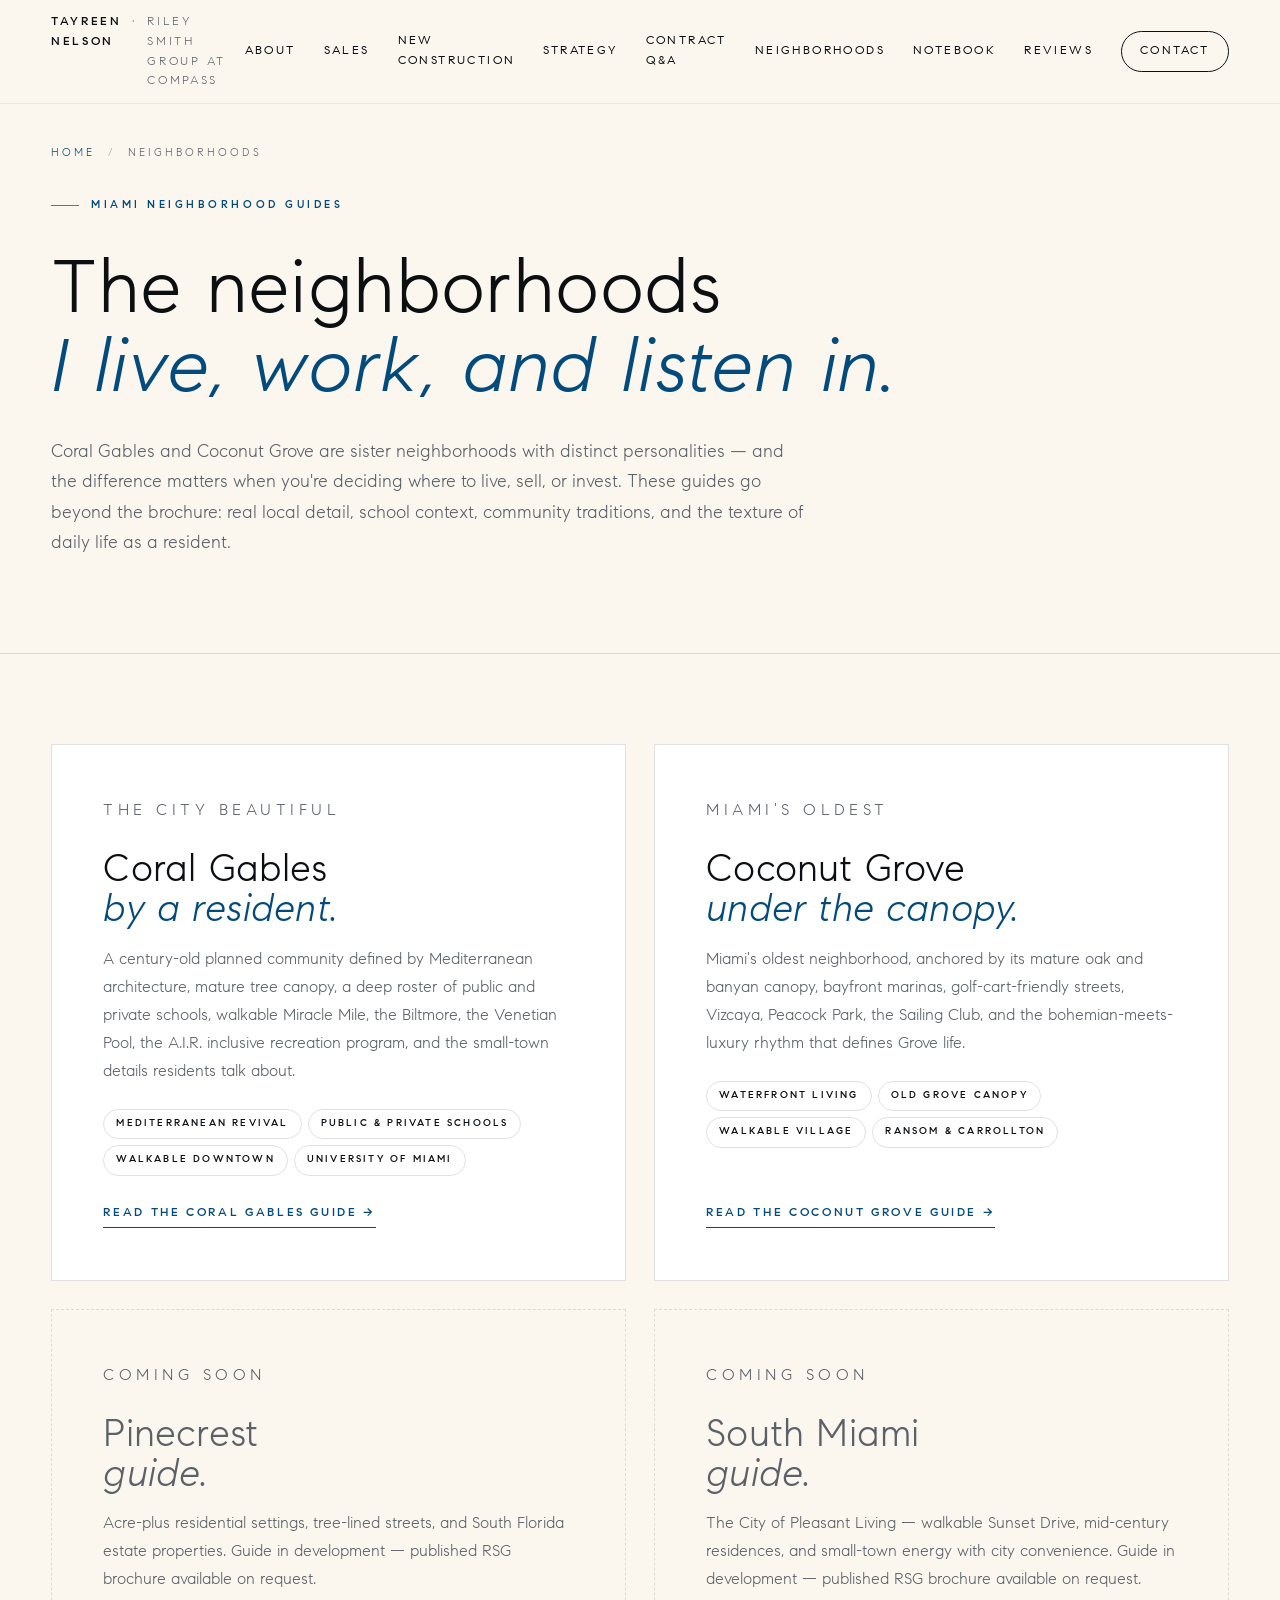
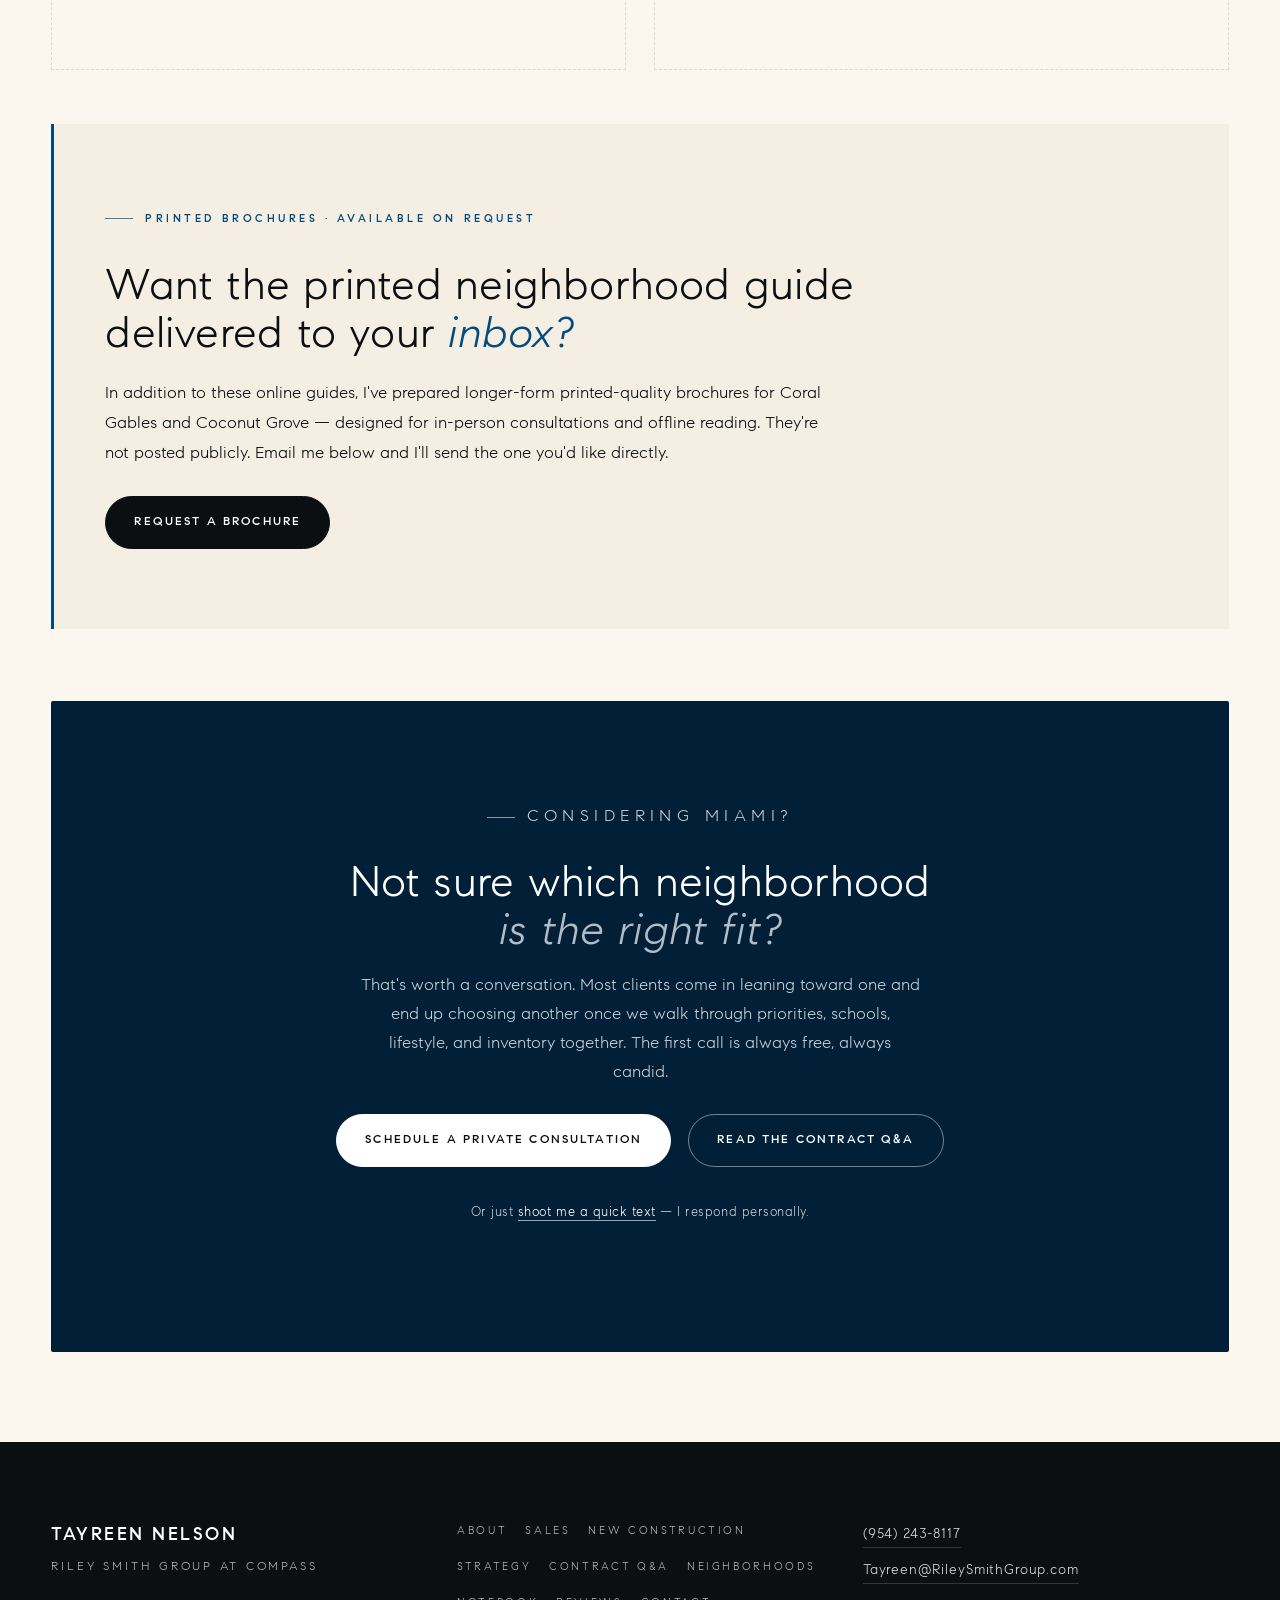
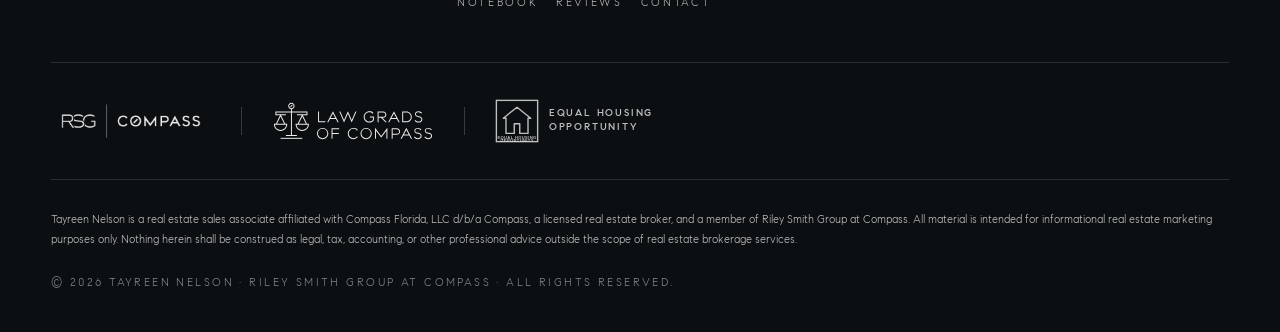
<file: neighborhoods/index.html>
<!DOCTYPE html>
<html lang="en">
<head>
  <meta charset="UTF-8" />
  <meta name="viewport" content="width=device-width, initial-scale=1.0" />
  <meta name="theme-color" content="#034A7D" />

  <title>Miami Neighborhood Guides · Coral Gables &amp; Coconut Grove | Tayreen Nelson, Riley Smith Group at Compass</title>
  <meta name="description" content="Insider guides to Miami's premier residential neighborhoods — Coral Gables, Coconut Grove, and more. Architecture, schools, restaurants, parks, and the community details that define each neighborhood. By Tayreen Nelson, Riley Smith Group at Compass." />
  <meta name="keywords" content="Miami neighborhood guide, Coral Gables neighborhood guide, Coconut Grove neighborhood guide, living in Miami, Miami luxury real estate, Tayreen Nelson neighborhoods" />
  <link rel="canonical" href="https://tayreennelson.com/neighborhoods/" />

  <meta property="og:type" content="website" />
  <meta property="og:site_name" content="Tayreen Nelson · Riley Smith Group at Compass" />
  <meta property="og:title" content="Miami Neighborhood Guides · Coral Gables &amp; Coconut Grove" />
  <meta property="og:description" content="Insider guides to Miami's premier residential neighborhoods. By Tayreen Nelson, Riley Smith Group at Compass." />
  <meta property="og:url" content="https://tayreennelson.com/neighborhoods/" />
  <meta property="og:image" content="https://tayreennelson.com/images/micanopy-pool.jpg" />

  <link rel="preload" as="font" type="font/ttf" href="/assets/fonts/CompassSans-Light.ttf" crossorigin />
  <link rel="preload" as="font" type="font/ttf" href="/assets/fonts/CompassSans-Regular.ttf" crossorigin />
  <link rel="icon" type="image/png" sizes="32x32" href="/images/favicon.png" />
  <link rel="apple-touch-icon" href="/images/apple-touch-icon.png" />
  <link rel="stylesheet" href="/styles.css" />

  <style>
    .hub-hero { background: var(--paper); padding: clamp(120px, 16vh, 180px) clamp(20px, 4vw, 56px) clamp(64px, 9vh, 100px); border-bottom: 1px solid var(--line); }
    .hub-hero-inner { max-width: var(--content-max); margin: 0 auto; }
    .hub-breadcrumb { font-size: 11px; text-transform: uppercase; letter-spacing: 0.28em; color: var(--muted); margin-bottom: 28px; }
    .hub-breadcrumb a { color: var(--ocean); border-bottom: 1px solid transparent; transition: border-color .2s var(--easing); }
    .hub-breadcrumb a:hover { border-bottom-color: var(--ocean); }
    .hub-breadcrumb-sep { margin: 0 12px; opacity: 0.5; }
    .hub-hero h1 { font-size: clamp(42px, 6vw, 88px); margin: 14px 0 0; line-height: 1.02; max-width: 900px; }
    .hub-hero h1 em { font-style: italic; color: var(--ocean); font-weight: 300; }
    .hub-hero-lede { margin-top: 32px; font-size: clamp(17px, 1.4vw, 21px); line-height: 1.7; color: var(--muted); max-width: 760px; font-weight: 300; }

    .hub-content { max-width: var(--content-max); margin: 0 auto; padding: clamp(72px, 10vh, 120px) clamp(20px, 4vw, 56px); }

    .hub-grid { display: grid; grid-template-columns: 1fr 1fr; gap: 28px; }
    @media (max-width: 900px) { .hub-grid { grid-template-columns: 1fr; } }

    .hub-card {
      background: white;
      border: 1px solid var(--line);
      padding: clamp(36px, 4vw, 56px);
      transition: border-color .25s var(--easing), transform .25s var(--easing), box-shadow .25s var(--easing);
      display: flex;
      flex-direction: column;
      min-height: 360px;
    }
    .hub-card:hover { border-color: var(--ocean); transform: translateY(-2px); box-shadow: 0 24px 56px -32px rgba(2,31,56,0.18); }
    .hub-card-rule { font-size: 11px; font-weight: 500; text-transform: uppercase; letter-spacing: 0.28em; color: var(--ocean); margin-bottom: 24px; }
    .hub-card h2 { font-size: clamp(28px, 3vw, 42px); margin: 0 0 16px; line-height: 1.05; }
    .hub-card h2 em { font-style: italic; color: var(--ocean); font-weight: 300; }
    .hub-card p { font-size: 16px; line-height: 1.75; color: var(--muted); margin: 0 0 24px; font-weight: 300; }
    .hub-card-tags { display: flex; flex-wrap: wrap; gap: 6px; margin: 0 0 28px; }
    .hub-card-tags span { font-size: 10px; letter-spacing: 0.22em; text-transform: uppercase; color: var(--ink); padding: 6px 12px; border: 1px solid var(--line); border-radius: 999px; font-weight: 500; }
    .hub-card-link { margin-top: auto; font-size: 12px; text-transform: uppercase; letter-spacing: 0.22em; font-weight: 500; color: var(--ocean); border-bottom: 1px solid var(--ocean); padding-bottom: 4px; align-self: flex-start; }
    .hub-card-link:hover { opacity: 0.7; }

    .hub-card-coming { background: var(--paper); border-style: dashed; }
    .hub-card-coming .hub-card-rule { color: var(--muted); }
    .hub-card-coming h2 { color: var(--muted); }
    .hub-card-coming h2 em { color: var(--muted); }

    .hub-cta {
      background: var(--ocean-ink);
      color: white;
      text-align: center;
      padding: clamp(60px, 9vw, 100px) clamp(28px, 4vw, 56px);
      margin-top: clamp(60px, 8vh, 100px);
      border-radius: 2px;
    }
    .hub-cta h2 { color: white; margin-bottom: 16px; font-size: clamp(28px, 3.4vw, 46px); line-height: 1.1; }
    .hub-cta h2 em { color: rgba(255,255,255,0.7); font-style: italic; font-weight: 300; }
    .hub-cta p { color: rgba(255,255,255,0.78); max-width: 560px; margin: 0 auto 28px; font-size: 17px; line-height: 1.7; font-weight: 300; }
    .hub-cta .btn { margin: 0 6px 10px; }
    .hub-cta .btn-primary { background: white; color: var(--ink); border-color: white; }
    .hub-cta .btn-primary:hover { background: var(--ocean); border-color: var(--ocean); color: white; }
    .hub-cta .btn-ghost { color: white; border-color: rgba(255,255,255,0.45); }
    .hub-cta .btn-ghost:hover { background: white; color: var(--ink); border-color: white; }
  </style>

  <script type="application/ld+json">
  {
    "@context": "https://schema.org",
    "@type": "CollectionPage",
    "name": "Miami Neighborhood Guides",
    "description": "Insider guides to Miami's premier residential neighborhoods, written by Tayreen Nelson of the Riley Smith Group at Compass.",
    "url": "https://tayreennelson.com/neighborhoods/",
    "author": { "@type": "Person", "name": "Tayreen Nelson", "url": "https://tayreennelson.com/" },
    "isPartOf": { "@type": "WebSite", "name": "Tayreen Nelson · Riley Smith Group at Compass", "url": "https://tayreennelson.com/" },
    "hasPart": [
      { "@type": "Article", "name": "Living in Coral Gables", "url": "https://tayreennelson.com/neighborhoods/coral-gables/" },
      { "@type": "Article", "name": "Living in Coconut Grove", "url": "https://tayreennelson.com/neighborhoods/coconut-grove/" }
    ]
  }
  </script>

  <script type="application/ld+json">
  {
    "@context": "https://schema.org",
    "@type": "BreadcrumbList",
    "itemListElement": [
      { "@type": "ListItem", "position": 1, "name": "Home", "item": "https://tayreennelson.com/" },
      { "@type": "ListItem", "position": 2, "name": "Neighborhoods", "item": "https://tayreennelson.com/neighborhoods/" }
    ]
  }
  </script>
</head>
<body>

  <a class="skip-link" href="#main">Skip to content</a>

  <header class="site-header is-scrolled" id="siteHeader">
    <a class="brand" href="/" aria-label="Tayreen Nelson — Riley Smith Group at Compass — home">
      <span class="brand-name">Tayreen Nelson</span>
      <span class="brand-divider" aria-hidden="true">·</span>
      <span class="brand-sub">Riley Smith Group at Compass</span>
    </a>
    <nav class="primary-nav" aria-label="Primary">
      <a href="/#about">About</a>
      <a href="/#sales">Sales</a>
      <a href="/new-construction/">New Construction</a>
      <a href="/#strategy">Strategy</a>
      <a href="/contract-qa/">Contract Q&amp;A</a>
      <a href="./" aria-current="page">Neighborhoods</a>
      <a href="/notebook/">Notebook</a> <a href="/#reviews">Reviews</a>
      <a href="/#contact" class="nav-cta">Contact</a>
    </nav>
    <button class="nav-toggle" aria-label="Toggle navigation" aria-expanded="false" aria-controls="mobileNav">
      <span></span><span></span><span></span>
    </button>
  </header>
  <div class="mobile-nav" id="mobileNav" hidden>
    <a href="/#about">About</a>
    <a href="/#sales">Sales</a>
      <a href="/new-construction/">New Construction</a>
    <a href="/#strategy">Strategy</a>
    <a href="/contract-qa/">Contract Q&amp;A</a>
    <a href="./" aria-current="page">Neighborhoods</a>
    <a href="/notebook/">Notebook</a> <a href="/#reviews">Reviews</a>
    <a href="/#contact">Contact</a>
  </div>

  <main id="main">

    <section class="hub-hero">
      <div class="hub-hero-inner">
        <p class="hub-breadcrumb"><a href="/">Home</a><span class="hub-breadcrumb-sep">/</span><span>Neighborhoods</span></p>
        <p class="eyebrow blue">Miami Neighborhood Guides</p>
        <h1>The neighborhoods<br/><em>I live, work, and listen in.</em></h1>
        <p class="hub-hero-lede">Coral Gables and Coconut Grove are sister neighborhoods with distinct personalities — and the difference matters when you're deciding where to live, sell, or invest. These guides go beyond the brochure: real local detail, school context, community traditions, and the texture of daily life as a resident.</p>
      </div>
    </section>

    <div class="hub-content">

      <div class="hub-grid">

        <a href="coral-gables/" class="hub-card">
          <p class="hub-card-rule">The City Beautiful</p>
          <h2>Coral Gables<br/><em>by a resident.</em></h2>
          <p>A century-old planned community defined by Mediterranean architecture, mature tree canopy, a deep roster of public and private schools, walkable Miracle Mile, the Biltmore, the Venetian Pool, the A.I.R. inclusive recreation program, and the small-town details residents talk about.</p>
          <div class="hub-card-tags">
            <span>Mediterranean Revival</span>
            <span>Public &amp; Private Schools</span>
            <span>Walkable Downtown</span>
            <span>University of Miami</span>
          </div>
          <span class="hub-card-link">Read the Coral Gables Guide →</span>
        </a>

        <a href="coconut-grove/" class="hub-card">
          <p class="hub-card-rule">Miami's Oldest</p>
          <h2>Coconut Grove<br/><em>under the canopy.</em></h2>
          <p>Miami's oldest neighborhood, anchored by its mature oak and banyan canopy, bayfront marinas, golf-cart-friendly streets, Vizcaya, Peacock Park, the Sailing Club, and the bohemian-meets-luxury rhythm that defines Grove life.</p>
          <div class="hub-card-tags">
            <span>Waterfront Living</span>
            <span>Old Grove Canopy</span>
            <span>Walkable Village</span>
            <span>Ransom &amp; Carrollton</span>
          </div>
          <span class="hub-card-link">Read the Coconut Grove Guide →</span>
        </a>

        <div class="hub-card hub-card-coming">
          <p class="hub-card-rule">Coming Soon</p>
          <h2>Pinecrest<br/><em>guide.</em></h2>
          <p>Acre-plus residential settings, tree-lined streets, and South Florida estate properties. Guide in development — published RSG brochure available on request.</p>
        </div>

        <div class="hub-card hub-card-coming">
          <p class="hub-card-rule">Coming Soon</p>
          <h2>South Miami<br/><em>guide.</em></h2>
          <p>The City of Pleasant Living — walkable Sunset Drive, mid-century residences, and small-town energy with city convenience. Guide in development — published RSG brochure available on request.</p>
        </div>

      </div>

      <!-- BROCHURE REQUEST -->
      <div style="background: var(--ivory); border-left: 3px solid var(--ocean); padding: clamp(50px, 7vw, 80px) clamp(28px, 4vw, 56px); margin: clamp(40px, 6vh, 72px) 0;">
        <p class="eyebrow blue">Printed Brochures · Available on Request</p>
        <h2 style="font-size: clamp(28px, 3.4vw, 46px); margin: 14px 0 22px; line-height: 1.1;">Want the printed neighborhood guide<br/>delivered to your <em style="font-style: italic; color: var(--ocean); font-weight: 300;">inbox?</em></h2>
        <p style="font-size: 17px; line-height: 1.75; color: var(--ink); max-width: 720px; margin: 0 0 28px; font-weight: 300;">In addition to these online guides, I've prepared longer-form printed-quality brochures for Coral Gables and Coconut Grove — designed for in-person consultations and offline reading. They're not posted publicly. Email me below and I'll send the one you'd like directly.</p>
        <a href="mailto:Tayreen@RileySmithGroup.com?subject=Request%20%E2%80%94%20Neighborhood%20Brochure&amp;body=Hi%20Tayreen%2C%0A%0AI%27d%20love%20to%20receive%20the%20following%20neighborhood%20brochure%28s%29%3A%0A%0A__%20Coral%20Gables%0A__%20Coconut%20Grove%0A%0AThank%20you%21%0A" class="btn btn-primary" style="margin-right: 10px;">Request a Brochure</a>
      </div>

      <div class="hub-cta">
        <p class="eyebrow" style="color: rgba(255,255,255,0.78);">Considering Miami?</p>
        <h2>Not sure which neighborhood<br/><em>is the right fit?</em></h2>
        <p>That's worth a conversation. Most clients come in leaning toward one and end up choosing another once we walk through priorities, schools, lifestyle, and inventory together. The first call is always free, always candid.</p>
        <div style="margin-top: 18px;">
          <a href="/#contact" class="btn btn-primary">Schedule a Private Consultation</a>
          <a href="/contract-qa/" class="btn btn-ghost">Read the Contract Q&amp;A</a>
        </div>
        <p style="margin-top: 24px; font-size: 13px; color: rgba(255,255,255,0.78); letter-spacing: 0.04em;">Or just <a href="sms:+19542438117?body=Hi%20Tayreen%21%20I%27m%20considering%20a%20Miami%20neighborhood%20and%20would%20love%20to%20chat." style="color: white; border-bottom: 1px solid rgba(255,255,255,0.6); padding-bottom: 1px;">shoot me a quick text</a> — I respond personally.</p>
      </div>

    </div>
  </main>

  <footer class="site-footer">
    <div class="footer-top">
      <div class="footer-brand">
        <p class="footer-name">Tayreen Nelson</p>
        <p class="footer-team">Riley Smith Group at Compass</p>
      </div>
      <nav class="footer-nav" aria-label="Footer">
        <a href="/#about">About</a>
        <a href="/#sales">Sales</a>
      <a href="/new-construction/">New Construction</a>
        <a href="/#strategy">Strategy</a>
        <a href="/contract-qa/">Contract Q&amp;A</a>
        <a href="./">Neighborhoods</a>
        <a href="/notebook/">Notebook</a> <a href="/#reviews">Reviews</a>
        <a href="/#contact">Contact</a>
      </nav>
      <div class="footer-contact">
        <a href="tel:+19542438117">(954) 243-8117</a>
        <a href="mailto:Tayreen@RileySmithGroup.com">Tayreen@RileySmithGroup.com</a>
      </div>
    </div>
    <div class="footer-logos">
      <img src="/images/rsg-compass-white.png" alt="Riley Smith Group at Compass" />
      <span class="footer-logo-divider" aria-hidden="true"></span>
      <img src="/images/law-grads-white.svg" alt="Law Grads of Compass" />
      <span class="footer-logo-divider" aria-hidden="true"></span>
      <div class="eho-badge" aria-label="Equal Housing Opportunity">
        <svg xmlns="http://www.w3.org/2000/svg" viewBox="0 0 64 64" width="44" height="44" aria-hidden="true" role="img" focusable="false">
          <rect x="2" y="2" width="60" height="60" fill="none" stroke="currentColor" stroke-width="2"/>
          <path d="M32 12 L52 28 L48 28 L48 50 L36 50 L36 36 L28 36 L28 50 L16 50 L16 28 L12 28 Z" fill="none" stroke="currentColor" stroke-width="2" stroke-linejoin="round"/>
          <text x="32" y="58" font-family="Arial, sans-serif" font-size="6" font-weight="700" text-anchor="middle" fill="currentColor" letter-spacing="0.5">EQUAL HOUSING</text>
          <text x="32" y="63" font-family="Arial, sans-serif" font-size="6" font-weight="700" text-anchor="middle" fill="currentColor" letter-spacing="0.5">OPPORTUNITY</text>
        </svg>
        <span class="eho-label">Equal Housing<br/>Opportunity</span>
      </div>
    </div>
    <p class="footer-disclaimer">
      Tayreen Nelson is a real estate sales associate affiliated with Compass Florida, LLC d/b/a Compass, a licensed real estate broker, and a member of Riley Smith Group at Compass. All material is intended for informational real estate marketing purposes only. Nothing herein shall be construed as legal, tax, accounting, or other professional advice outside the scope of real estate brokerage services.
    </p>
    <p class="footer-copy">© <span id="year">2026</span> Tayreen Nelson · Riley Smith Group at Compass · All rights reserved.</p>
  </footer>

  <script>
    document.getElementById('year').textContent = new Date().getFullYear();
    (function(){
      var btn = document.querySelector('.nav-toggle');
      var nav = document.getElementById('mobileNav');
      if(!btn || !nav) return;
      btn.addEventListener('click', function(){
        var open = !nav.hasAttribute('hidden');
        if(open){ nav.setAttribute('hidden',''); btn.setAttribute('aria-expanded','false'); btn.classList.remove('is-open'); }
        else { nav.removeAttribute('hidden'); btn.setAttribute('aria-expanded','true'); btn.classList.add('is-open'); }
      });
    })();
  </script>
</body>
</html>
</file>
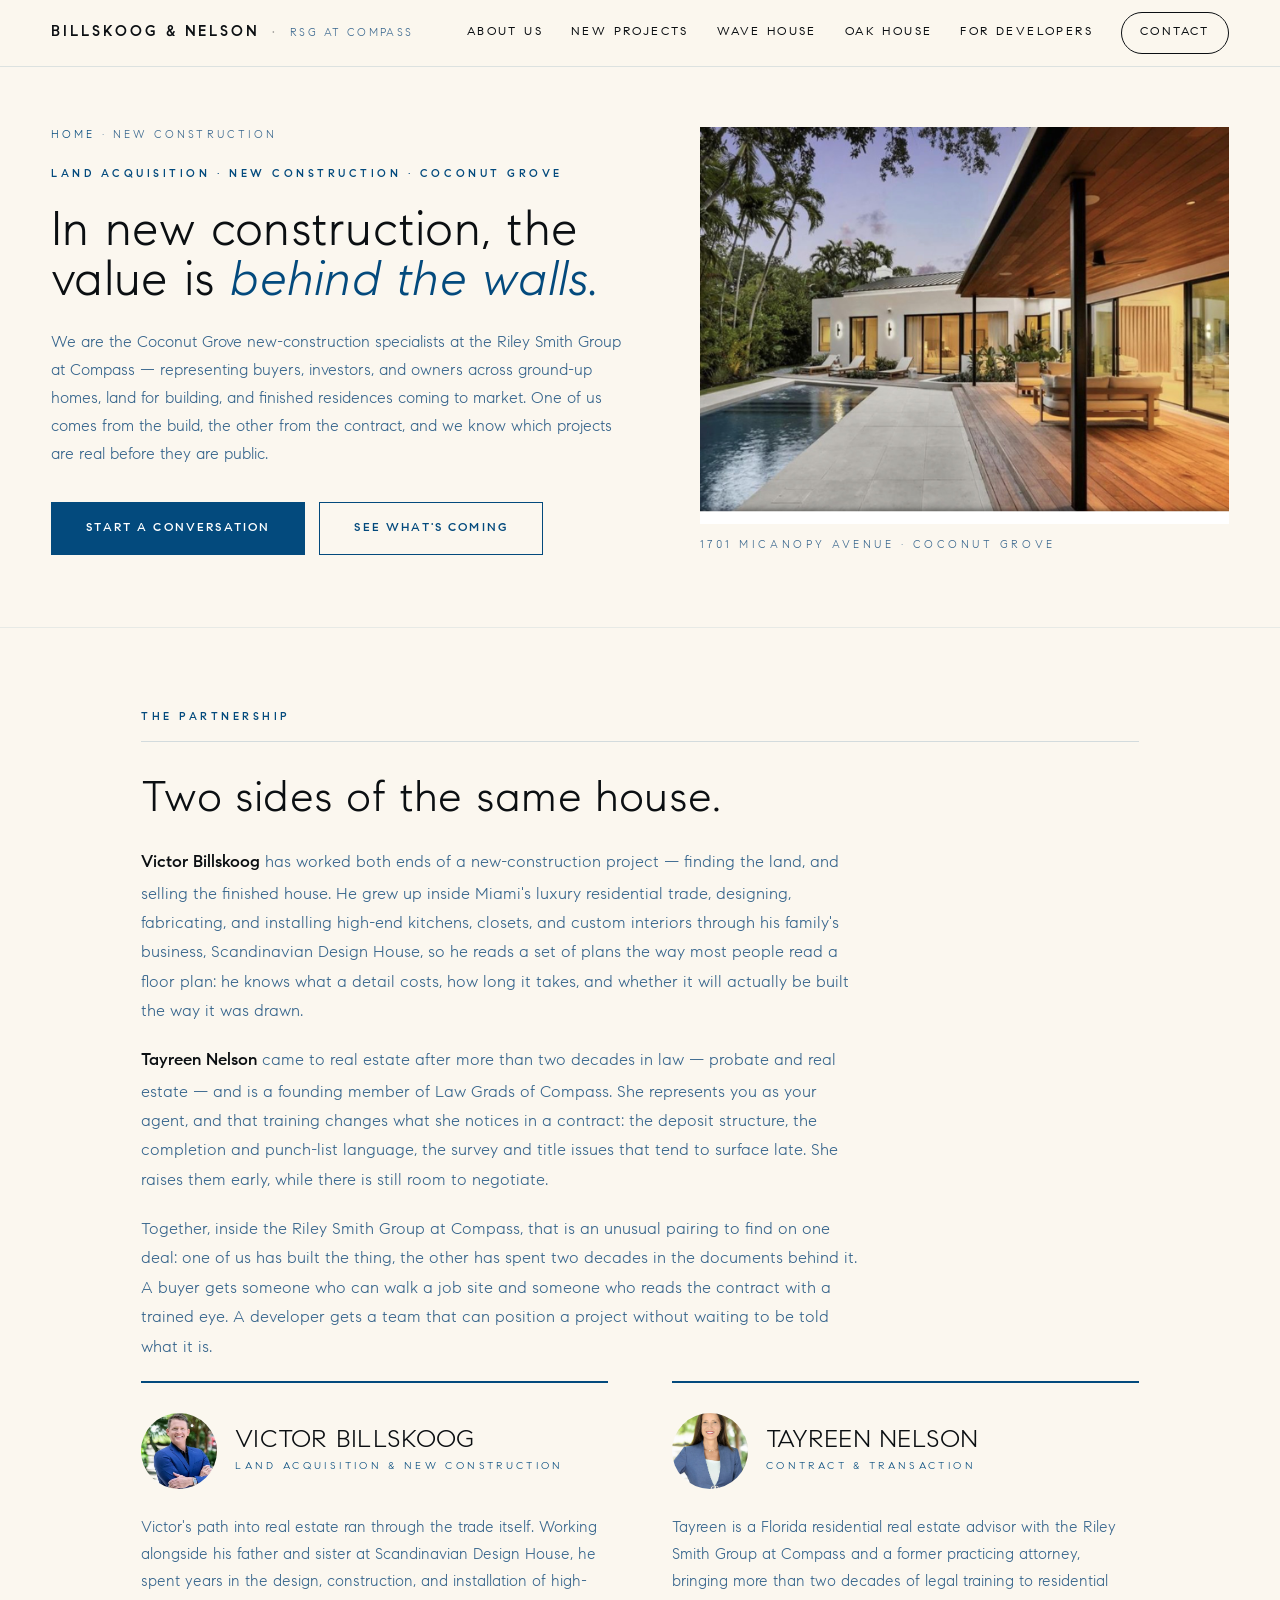
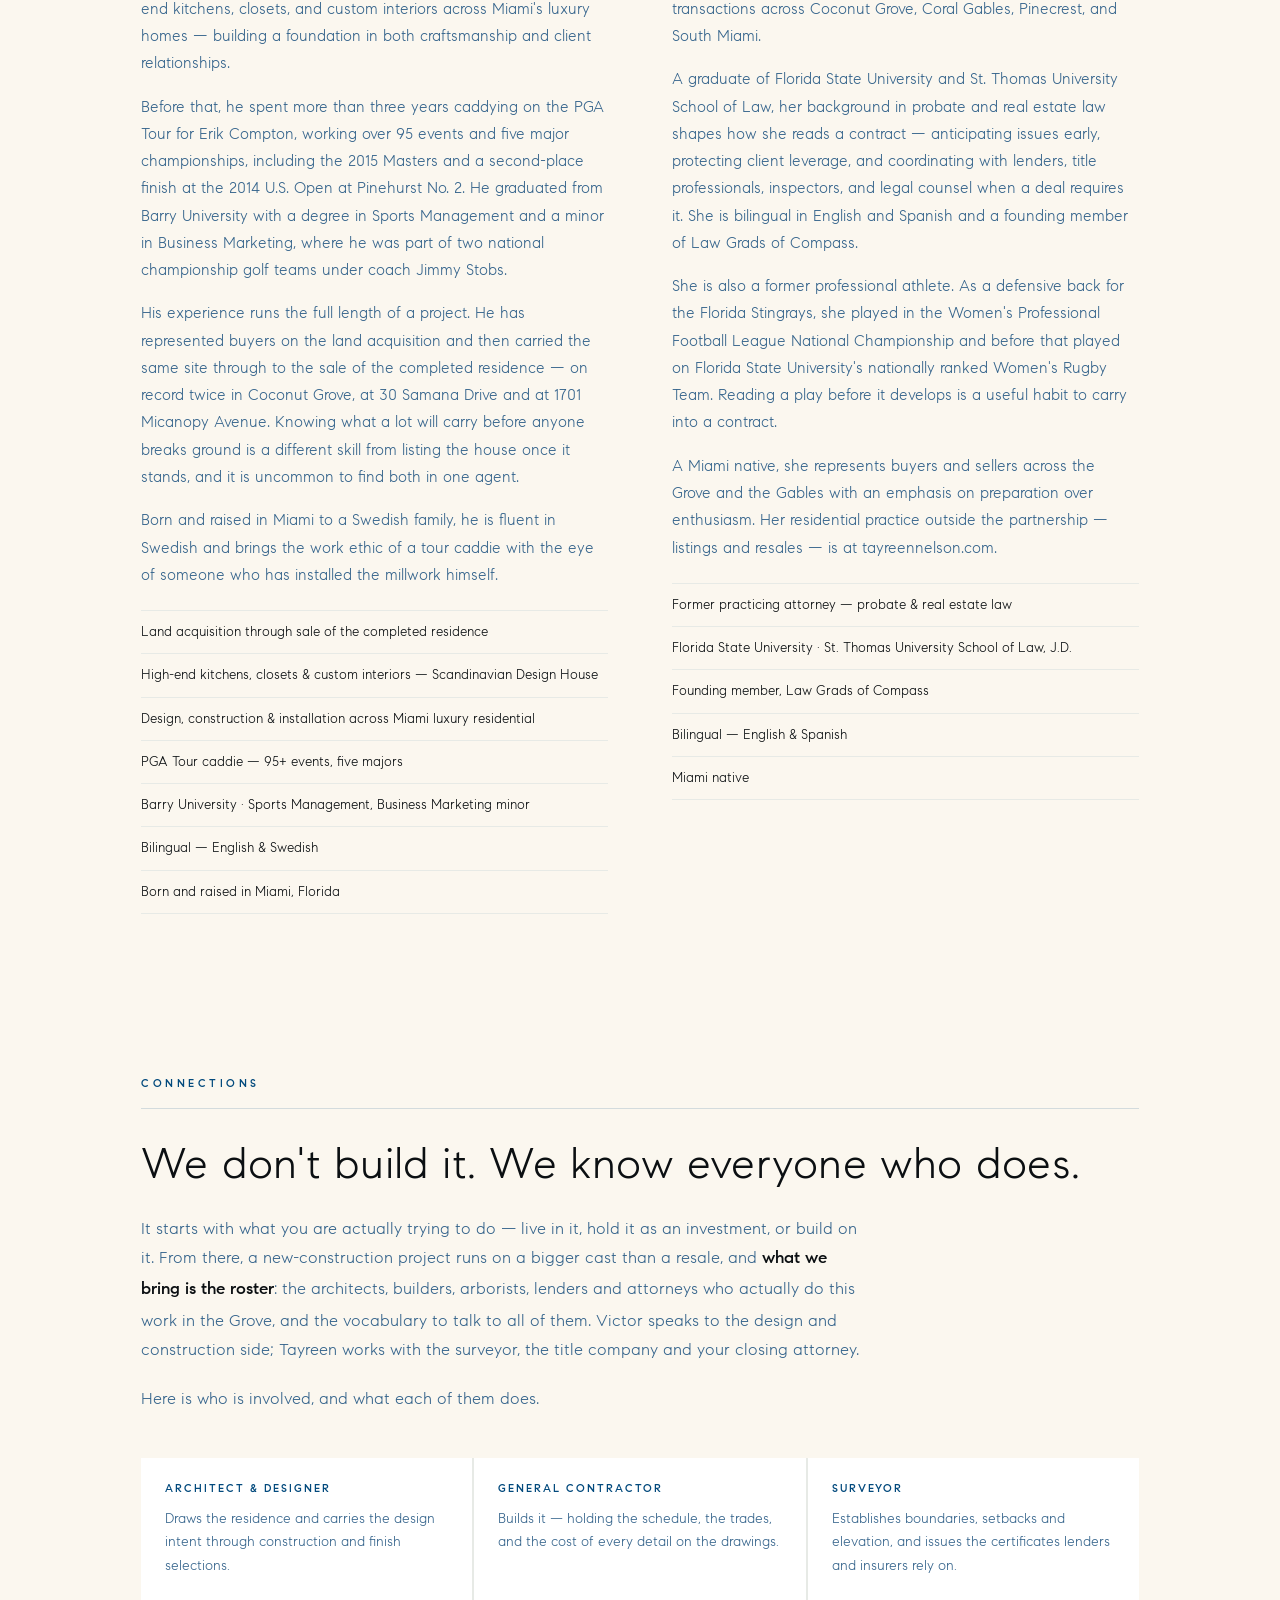
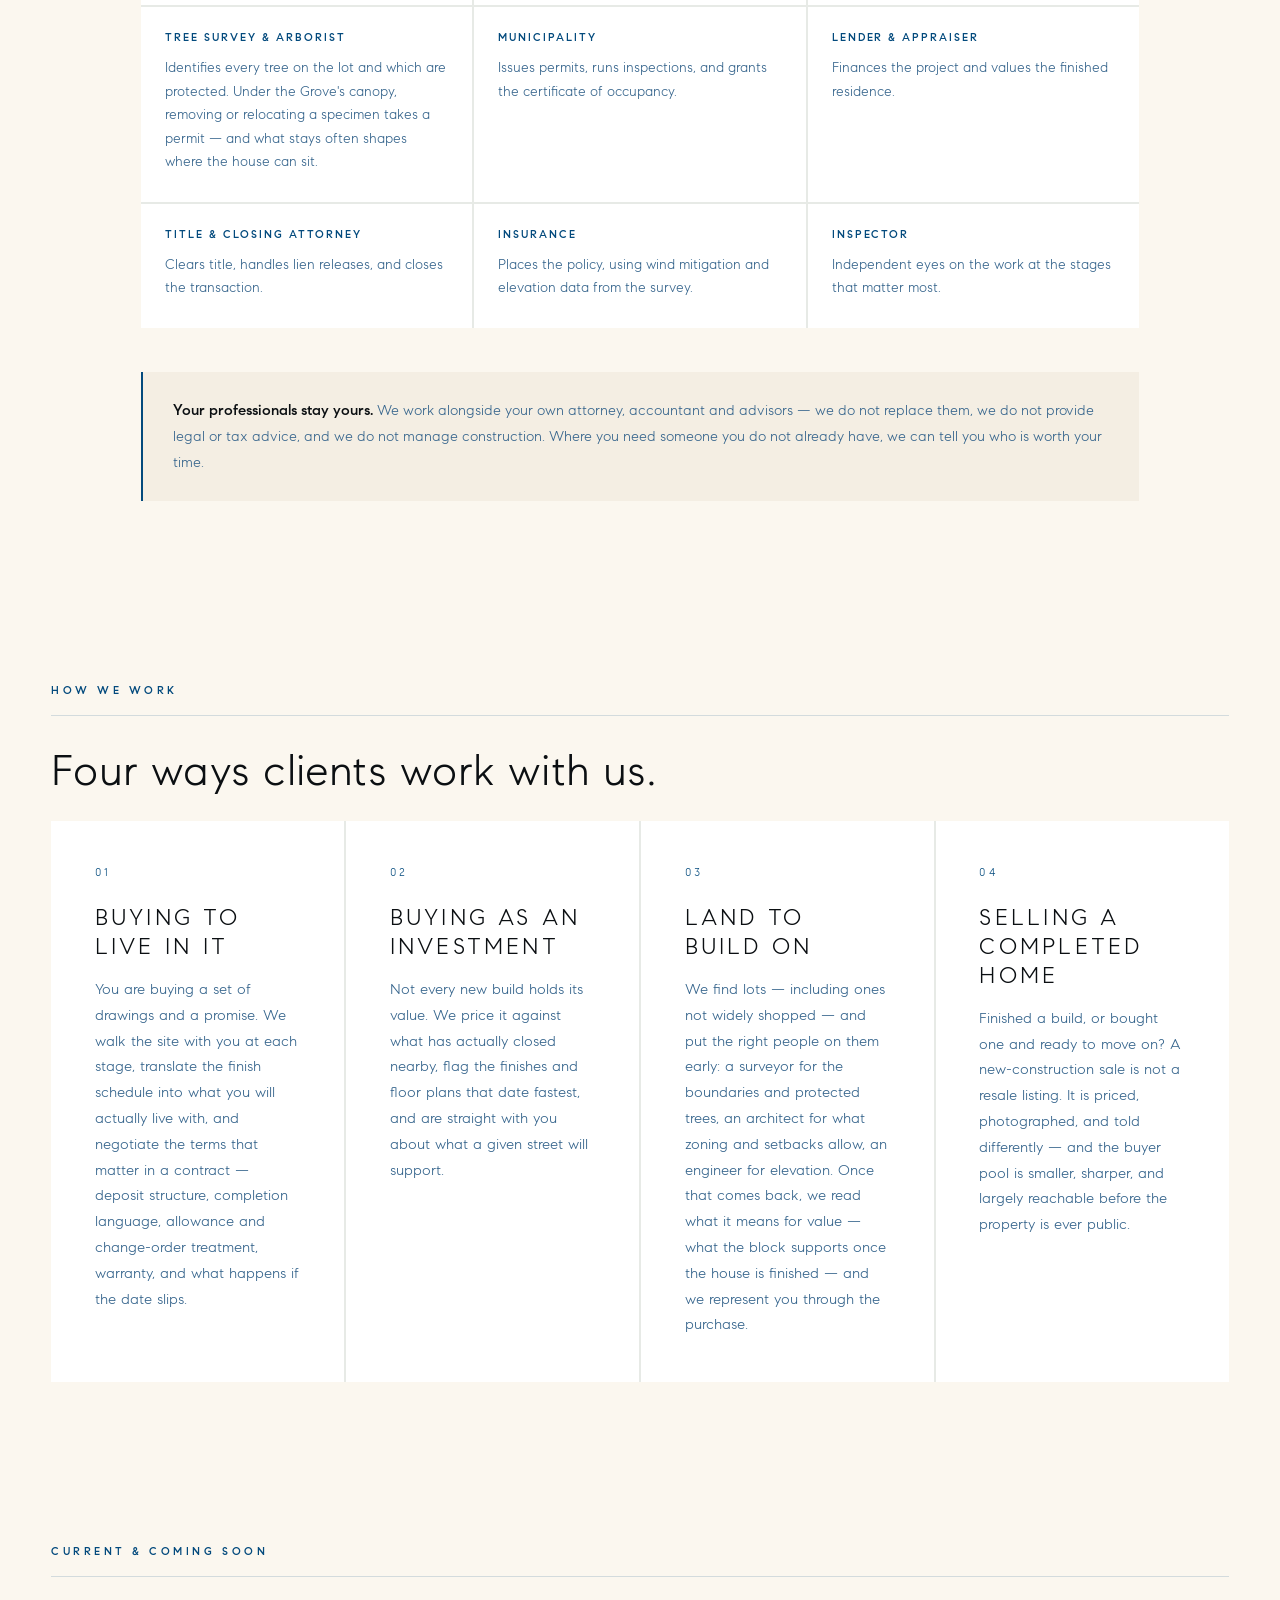
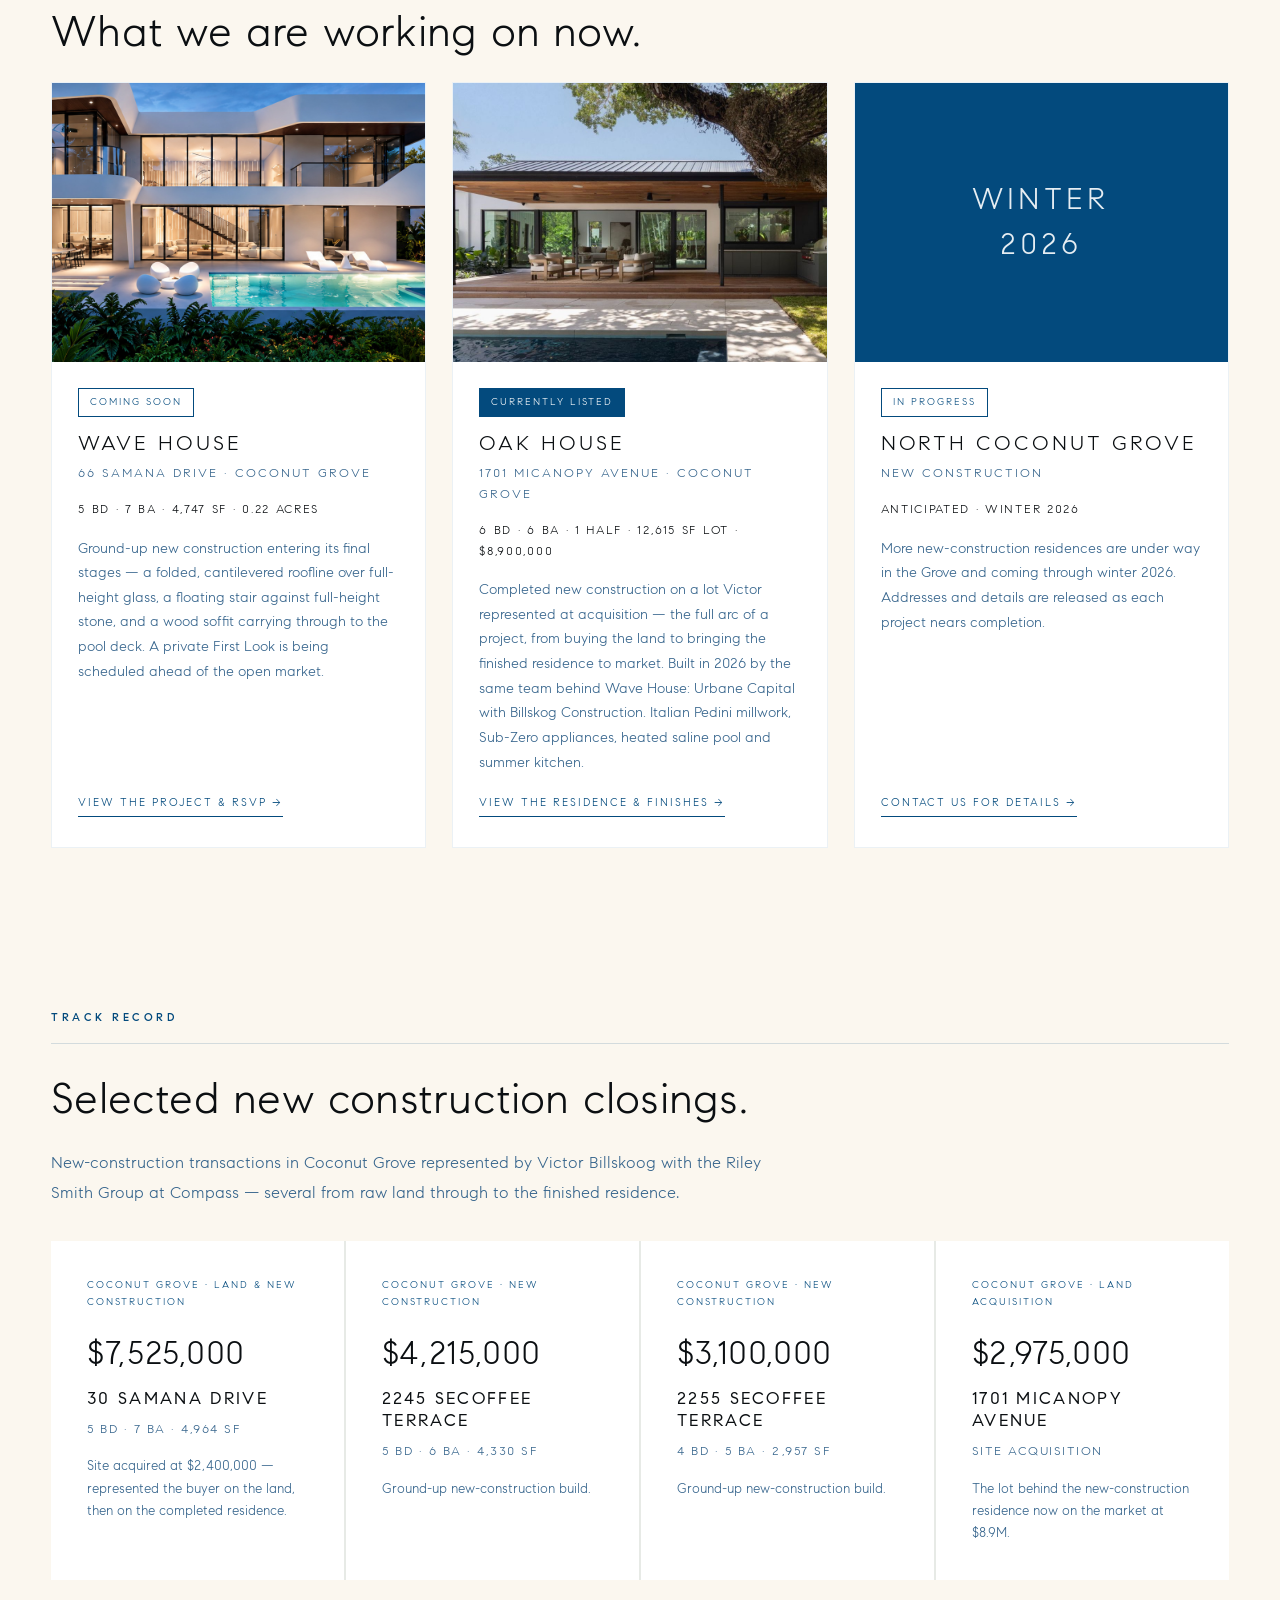
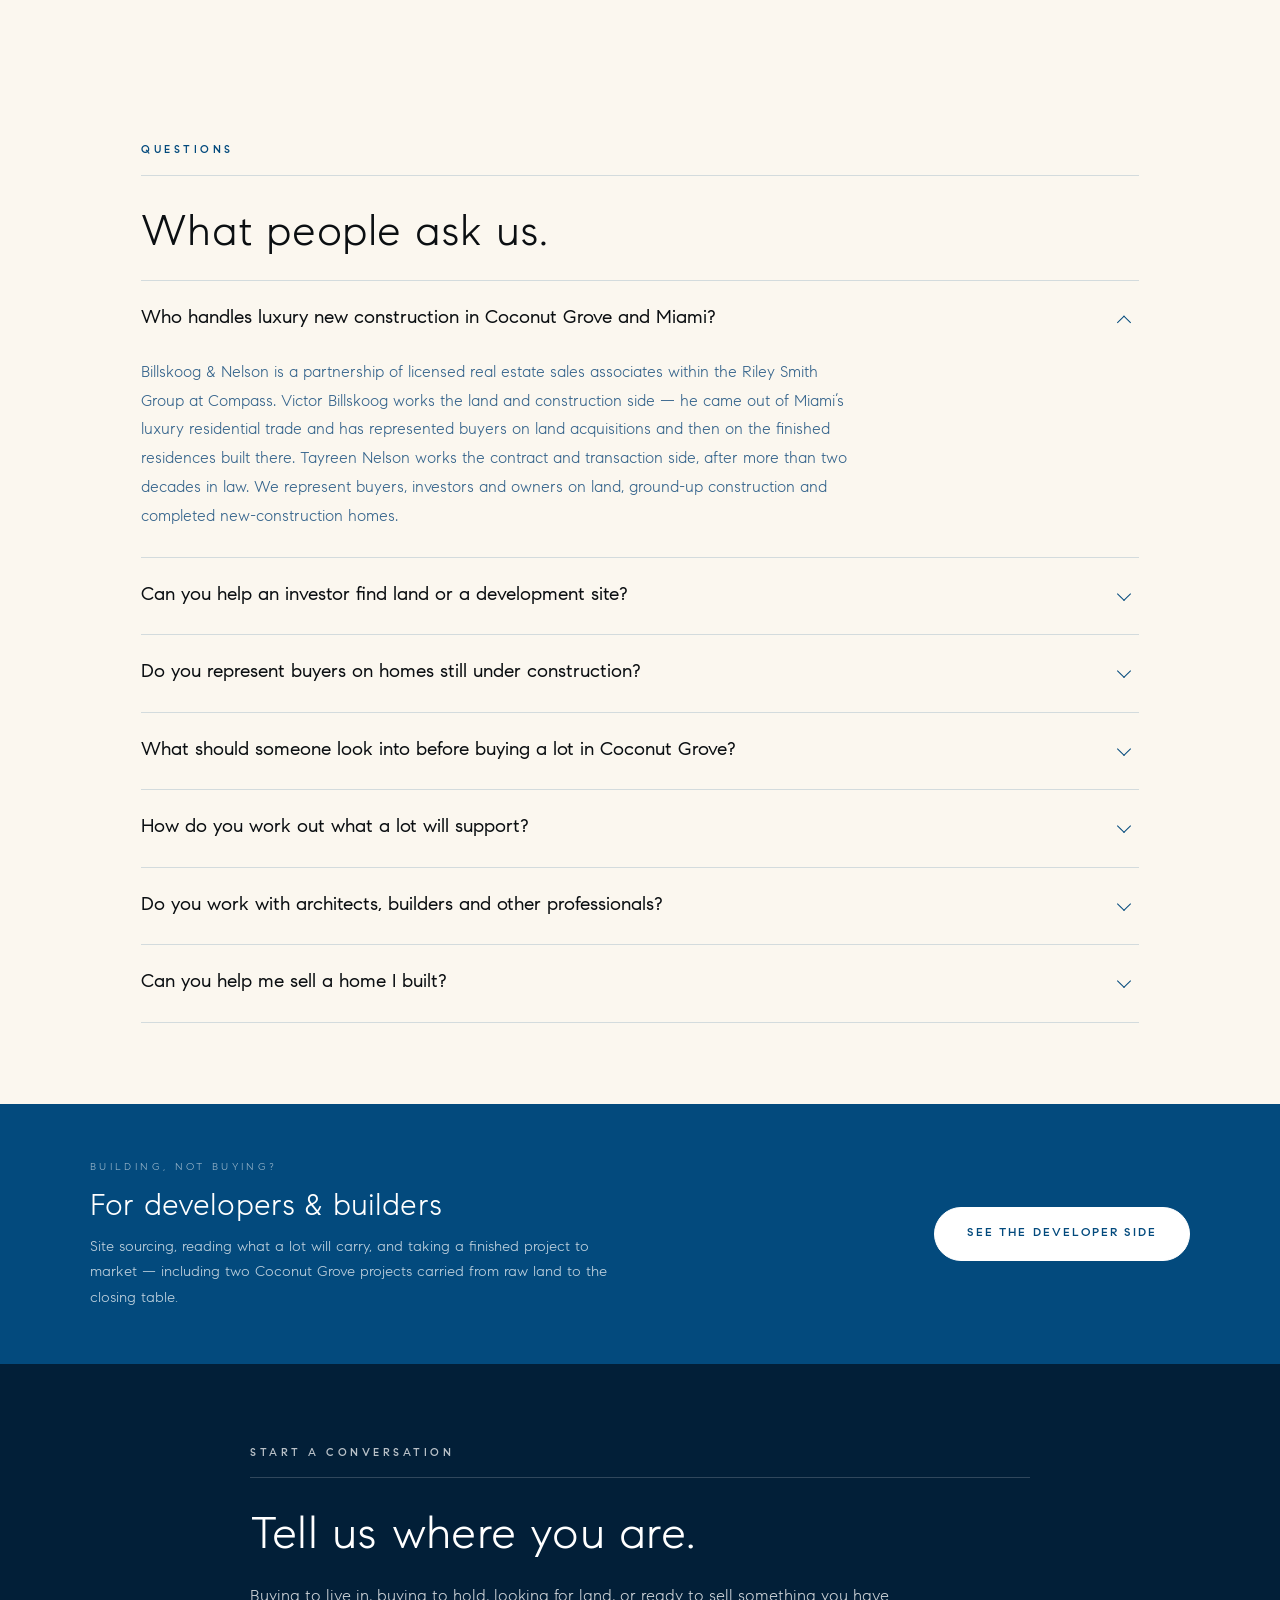
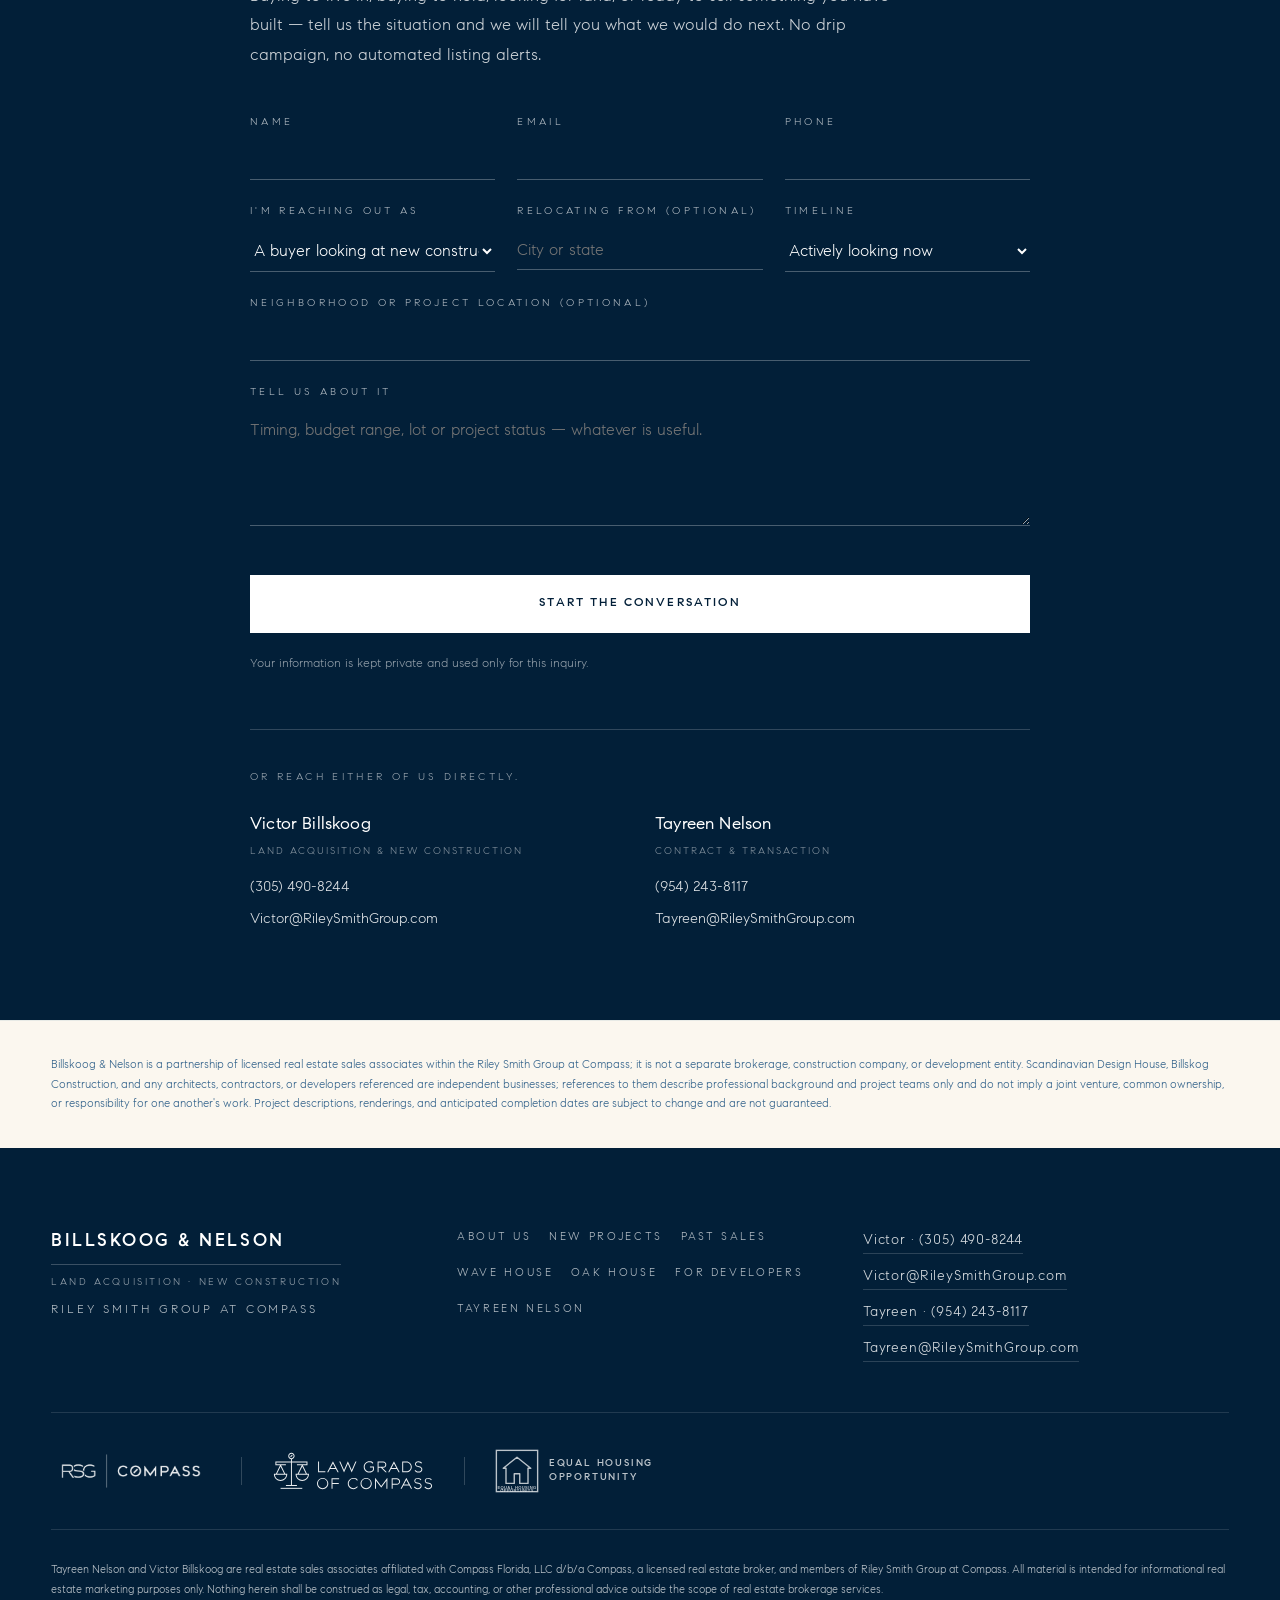
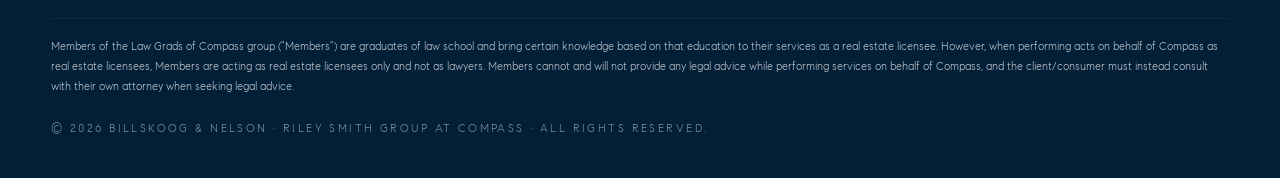
<file: new-construction/index.html>
<!DOCTYPE html>
<html lang="en">
<head>
  <meta charset="UTF-8" />
  <meta name="viewport" content="width=device-width, initial-scale=1.0" />
  <meta name="theme-color" content="#034A7D" />

  <title>Luxury New Construction, Land &amp; Development · Coconut Grove &amp; Miami | Billskoog &amp; Nelson</title>
  <meta name="description" content="Billskoog & Nelson advise buyers, investors and owners on land, ground-up construction and completed new-construction residences in Coconut Grove and greater Miami. One of us comes from the build, the other from the contract." />
  <meta name="keywords" content="luxury new construction Coconut Grove, new construction homes Coconut Grove Miami, Coconut Grove new build, Coconut Grove land for sale, build a home Coconut Grove, new construction investment Miami, selling new construction Miami, Coconut Grove luxury real estate, Victor Billskoog, Tayreen Nelson, Riley Smith Group Compass" />
  <link rel="canonical" href="https://tayreennelson.com/new-construction/" />

  <meta property="og:type" content="website" />
  <meta property="og:site_name" content="Tayreen Nelson · Riley Smith Group at Compass" />
  <meta property="og:title" content="Luxury New Construction · Coconut Grove" />
  <meta property="og:description" content="Billskoog & Nelson advise buyers, investors and owners on land, ground-up construction and completed new-construction residences in Coconut Grove and greater Miami. One of us comes from the build, the other from the contract." />
  <meta property="og:url" content="https://tayreennelson.com/new-construction/" />
  <meta property="og:image" content="https://tayreennelson.com/images/wave-house-rendering.jpg" />

  <meta name="twitter:card" content="summary_large_image" />
  <meta name="twitter:title" content="Luxury New Construction · Coconut Grove" />
  <meta name="twitter:description" content="Billskoog & Nelson advise buyers, investors and owners on land, ground-up construction and completed new-construction residences in Coconut Grove and greater Miami. One of us comes from the build, the other from the contract." />
  <meta name="twitter:image" content="https://tayreennelson.com/images/wave-house-rendering.jpg" />

  <link rel="icon" type="image/png" sizes="32x32" href="/images/favicon-bn.png" />
  <link rel="apple-touch-icon" href="/images/apple-touch-icon-bn.png" />
  <link rel="preload" as="font" type="font/ttf" href="/assets/fonts/CompassSans-Light.ttf" crossorigin />
  <link rel="preload" as="font" type="font/ttf" href="/assets/fonts/CompassSans-Regular.ttf" crossorigin />
  <link rel="stylesheet" href="/styles.css" />

  <style>
    .nc-hero {
      background: var(--paper);
      padding: clamp(100px, 14vh, 160px) clamp(20px, 4vw, 56px) clamp(56px, 8vh, 90px);
      border-bottom: 1px solid var(--line-soft);
    }
    .nc-hero-inner { max-width: var(--content-max); margin: 0 auto; }
    .nc-breadcrumb { font-size: 11px; text-transform: uppercase; letter-spacing: 0.28em; color: var(--muted); margin-bottom: 22px; }
    .nc-breadcrumb a { color: var(--ocean); }
    .nc-eyebrow {
      font-size: 11px; font-weight: 500; text-transform: uppercase;
      letter-spacing: var(--eyebrow-tracked); color: var(--ocean); margin-bottom: 20px;
    }
    .nc-hero h1 {
      color: var(--ink); font-size: clamp(40px, 5.4vw, 76px); line-height: 1.02;
      max-width: 940px; font-weight: 300; margin: 0 0 24px;
    }
    .nc-hero h1 em { color: var(--ocean); font-style: italic; font-weight: 300; }
    .nc-lede { color: var(--muted); max-width: 640px; font-size: clamp(16px, 1.25vw, 19px); line-height: 1.75; font-weight: 300; }

    .nc-hero-cta { display: flex; flex-wrap: wrap; gap: 14px; margin-top: 34px; }

    .nc-hero-figure { margin: 44px 0 0; }
    .nc-hero-figure img {
      display: block; width: 100%; height: auto;
      aspect-ratio: 4 / 3; object-fit: cover;
    }
    .nc-hero-figure figcaption {
      margin-top: 12px;
      font-size: 11px; letter-spacing: var(--eyebrow-tracked);
      text-transform: uppercase; color: var(--muted);
    }
    @media (min-width: 1024px) {
      .nc-hero-inner {
        display: grid;
        grid-template-columns: minmax(0, 1.05fr) minmax(0, 0.95fr);
        gap: clamp(40px, 5vw, 76px);
        align-items: center;
      }
      .nc-hero h1 { font-size: clamp(40px, 3.8vw, 58px); max-width: none; }
      .nc-hero-figure { margin: 0; }
    }
    .nc-btn {
      display: inline-block; padding: 16px 34px; font-size: 12px; font-weight: 500;
      text-transform: uppercase; letter-spacing: var(--button-tracked);
      background: var(--ocean); color: #fff; border: 1px solid var(--ocean);
      transition: background .25s var(--easing), color .25s var(--easing);
    }
    .nc-btn:hover { background: transparent; color: var(--ocean); }
    .nc-btn-ghost { background: transparent; color: var(--ocean); }
    .nc-btn-ghost:hover { background: var(--ocean); color: #fff; }


    /* coordination cast */
    .nc-cast {
      display: grid; grid-template-columns: repeat(auto-fit, minmax(290px, 1fr));
      gap: 2px; background: var(--line-soft); margin-top: 44px;
    }
    .nc-cast > div { background: var(--white); padding: 26px 24px 28px; }
    .nc-cast h3 {
      font-size: 11px; text-transform: uppercase; letter-spacing: 0.18em;
      color: var(--ocean); font-weight: 500; margin: 0 0 12px;
    }
    .nc-cast p { font-size: 14px; line-height: 1.68; color: var(--muted); font-weight: 300; margin: 0; }

    /* developer cross-link */
    .nc-crosslink {
      background: var(--ocean); color: #fff;
      padding: clamp(44px, 6vh, 66px) clamp(20px, 4vw, 56px);
    }
    .nc-crosslink-inner {
      max-width: var(--content-narrow); margin: 0 auto;
      display: flex; flex-wrap: wrap; gap: 26px; align-items: center; justify-content: space-between;
    }
    .nc-crosslink p.k {
      font-size: 10.5px; text-transform: uppercase; letter-spacing: var(--eyebrow-tracked);
      color: rgba(255,255,255,0.6); margin: 0 0 12px;
    }
    .nc-crosslink h2 { color: #fff; font-size: clamp(22px, 2.4vw, 31px); font-weight: 300; margin: 0 0 10px; line-height: 1.2; }
    .nc-crosslink p.d { color: rgba(255,255,255,0.75); font-size: 15px; line-height: 1.7; font-weight: 300; margin: 0; max-width: 520px; }
    .nc-crosslink a.btn {
      flex-shrink: 0; display: inline-block; padding: 16px 32px; background: #fff; color: var(--ocean);
      border: 1px solid #fff; font-size: 12px; font-weight: 500; text-transform: uppercase;
      letter-spacing: var(--button-tracked); transition: background .25s var(--easing), color .25s var(--easing);
    }
    .nc-crosslink a.btn:hover { background: transparent; color: #fff; }

    .nc-section { max-width: var(--content-max); margin: 0 auto; padding: clamp(66px, 9vh, 108px) clamp(20px, 4vw, 56px); }
    .nc-narrow { max-width: var(--content-narrow); }
    .nc-rule {
      font-size: 11px; font-weight: 500; text-transform: uppercase; letter-spacing: var(--eyebrow-tracked);
      color: var(--ocean); margin-bottom: 30px; padding-bottom: 14px; border-bottom: 1px solid var(--line); display: block;
    }
    .nc-section h2 { font-size: clamp(28px, 3.4vw, 46px); line-height: 1.12; color: var(--ink); font-weight: 300; margin: 0 0 26px; }
    .nc-section > p { font-size: 16.5px; line-height: 1.78; color: var(--muted); font-weight: 300; margin: 0 0 20px; max-width: 720px; }
    .nc-section p strong { color: var(--ink); font-weight: 500; }

    /* principals */
    .nc-people { display: grid; grid-template-columns: repeat(auto-fit, minmax(320px, 1fr)); gap: clamp(36px, 5vw, 72px); margin-top: 16px; }
    .nc-person { border-top: 2px solid var(--ocean); padding-top: 30px; }
    .nc-person-head { display: flex; align-items: center; gap: 18px; margin-bottom: 24px; }
    .nc-person-head img { width: 76px; height: 76px; border-radius: 50%; object-fit: cover; flex-shrink: 0; background: var(--ivory); }
    .nc-person h3 { font-size: clamp(21px, 2vw, 27px); color: var(--ink); font-weight: 300; margin: 0 0 6px; letter-spacing: 0.01em; }
    .nc-person .nc-role { font-size: 10.5px; text-transform: uppercase; letter-spacing: var(--eyebrow-tracked); color: var(--ocean); margin: 0; }
    .nc-person p { font-size: 15.5px; line-height: 1.76; color: var(--muted); font-weight: 300; margin: 0 0 16px; }
    .nc-person ul { list-style: none; padding: 0; margin: 22px 0 0; }
    .nc-person li {
      font-size: 13.5px; color: var(--ink); font-weight: 300; padding: 11px 0;
      border-bottom: 1px solid var(--line-soft); line-height: 1.5;
    }
    .nc-person li:first-child { border-top: 1px solid var(--line-soft); }

    /* services */
    .nc-services { display: grid; grid-template-columns: repeat(auto-fit, minmax(270px, 1fr)); gap: 2px; background: var(--line-soft); margin-top: 14px; }
    .nc-service { background: var(--white); padding: clamp(30px, 3.4vw, 44px); }
    .nc-service .nc-num { font-size: 11px; letter-spacing: var(--eyebrow-tracked); color: var(--ocean); margin-bottom: 20px; }
    .nc-service h3 { font-size: clamp(19px, 1.8vw, 24px); color: var(--ink); font-weight: 300; line-height: 1.25; margin: 0 0 16px; }
    .nc-service p { font-size: 15px; line-height: 1.72; color: var(--muted); font-weight: 300; margin: 0; }

    /* projects */
    .nc-projects { display: grid; grid-template-columns: repeat(auto-fit, minmax(290px, 1fr)); gap: 26px; margin-top: 14px; }
    .nc-project { background: var(--white); border: 1px solid var(--line-soft); display: flex; flex-direction: column; }
    .nc-project img { width: 100%; aspect-ratio: 4/3; object-fit: cover; display: block; background: var(--ivory); }
    .nc-project-body { padding: 26px 26px 30px; flex: 1; display: flex; flex-direction: column; }
    .nc-tag {
      display: inline-block; align-self: flex-start; font-size: 10px; text-transform: uppercase;
      letter-spacing: 0.2em; color: var(--ocean); border: 1px solid var(--ocean);
      padding: 5px 11px; margin-bottom: 16px;
    }
    .nc-project h3 { font-size: 21px; color: var(--ink); font-weight: 300; margin: 0 0 8px; }
    .nc-project .nc-loc { font-size: 12.5px; text-transform: uppercase; letter-spacing: 0.16em; color: var(--muted); margin: 0 0 16px; }
    .nc-project p { font-size: 14.5px; line-height: 1.7; color: var(--muted); font-weight: 300; margin: 0 0 20px; }
    .nc-project a.nc-link {
      margin-top: auto; align-self: flex-start; font-size: 11px; text-transform: uppercase;
      letter-spacing: var(--button-tracked); color: var(--ocean);
      border-bottom: 1px solid var(--ocean); padding-bottom: 4px;
    }

    /* whole-card click target: the arrow link stretches over the card */
    .nc-project { position: relative; overflow: hidden; transition: border-color .25s var(--easing), box-shadow .25s var(--easing); }
    .nc-project img { transition: transform .5s var(--easing); }
    .nc-project a.nc-link.nc-stretch::after { content: ""; position: absolute; inset: 0; z-index: 1; }
    .nc-project:has(a.nc-stretch):hover { border-color: var(--line); box-shadow: 0 14px 34px rgba(11,15,18,0.10); }
    .nc-project:has(a.nc-stretch):hover img { transform: scale(1.03); }
    .nc-project a.nc-stretch:focus-visible::after { outline: 2px solid var(--ocean); outline-offset: -3px; }
    @media (prefers-reduced-motion: reduce) {
      .nc-project, .nc-project img { transition: none; }
      .nc-project:has(a.nc-stretch):hover img { transform: none; }
    }

    /* coverage matrix */
    .nc-matrix { margin-top: 48px; border-top: 2px solid var(--ocean); }
    .nc-matrix-head, .nc-matrix-row {
      display: grid; grid-template-columns: 150px 1fr 1fr; gap: 30px;
      align-items: start;
    }
    .nc-matrix-head {
      padding: 16px 0 14px; border-bottom: 1px solid var(--line);
    }
    .nc-matrix-head span {
      font-size: 10px; text-transform: uppercase; letter-spacing: var(--eyebrow-tracked);
      color: var(--ocean);
    }
    .nc-matrix-row { padding: 30px 0; border-bottom: 1px solid var(--line-soft); }
    .nc-matrix-row h3 {
      font-size: clamp(17px, 1.7vw, 22px); color: var(--ink); font-weight: 300;
      margin: 0; line-height: 1.25; letter-spacing: 0.01em;
    }
    .nc-matrix-row p {
      font-size: 14.5px; line-height: 1.7; color: var(--muted); font-weight: 300; margin: 0;
    }
    .nc-who { display: none; }
    .nc-proof {
      margin-top: 44px !important; padding: 26px 30px;
      background: var(--ivory); border-left: 2px solid var(--ocean);
      font-size: 14.5px !important; line-height: 1.75 !important; max-width: none !important;
    }
    @media (max-width: 760px) {
      .nc-matrix-head { display: none; }
      .nc-matrix-row { grid-template-columns: 1fr; gap: 16px; padding: 26px 0; }
      .nc-matrix-row h3 { margin-bottom: 4px; }
      .nc-who {
        display: block; font-size: 10px; text-transform: uppercase;
        letter-spacing: var(--eyebrow-tracked); color: var(--ocean); margin-bottom: 8px;
      }
    }

    .nc-plate {
      width: 100%; aspect-ratio: 4/3; background: var(--ocean-ink);
      display: flex; align-items: center; justify-content: center; text-align: center;
    }
    .nc-tag-live { background: var(--ocean); color: #fff; border-color: var(--ocean); }
    .nc-plate-alt { background: var(--ocean); }
    .nc-plate span {
      color: rgba(255,255,255,0.9); font-size: clamp(22px, 2.4vw, 30px);
      font-weight: 300; letter-spacing: 0.14em; text-transform: uppercase; line-height: 1.5;
    }

    .nc-specs {
      font-size: 12px !important; text-transform: uppercase; letter-spacing: 0.14em;
      color: var(--ink) !important; margin: 0 0 16px !important;
    }

    /* closings grid */
    .nc-sales { display: grid; grid-template-columns: repeat(auto-fit, minmax(250px, 1fr)); gap: 2px; background: var(--line-soft); margin-top: 34px; }
    .nc-sale { background: var(--white); padding: clamp(26px, 3vw, 36px); }
    .nc-sale-market { font-size: 10px; text-transform: uppercase; letter-spacing: 0.2em; color: var(--ocean); margin: 0 0 16px; }
    .nc-sale-price { font-size: clamp(24px, 2.6vw, 33px); color: var(--ink); font-weight: 300; margin: 0 0 8px; letter-spacing: 0.01em; }
    .nc-sale h3 { font-size: 16.5px; color: var(--ink); font-weight: 400; margin: 0 0 8px; line-height: 1.35; }
    .nc-sale-meta { font-size: 12.5px; text-transform: uppercase; letter-spacing: 0.12em; color: var(--muted); margin: 0 0 16px; }
    .nc-sale-note { font-size: 13.5px; line-height: 1.65; color: var(--muted); font-weight: 300; margin: 0; }

    /* placeholder note */
    .nc-todo {
      background: var(--ivory); border-left: 2px solid var(--ocean);
      padding: 26px 30px; margin-top: 30px;
    }
    .nc-todo p { font-size: 14.5px; line-height: 1.7; color: var(--muted); margin: 0; font-weight: 300; }
    .nc-todo strong { color: var(--ink); font-weight: 500; }

    /* CTA band */
    .nc-cta { background: var(--ocean-ink); color: #fff; padding: clamp(66px, 9vh, 110px) clamp(20px, 4vw, 56px); }
    .nc-cta-inner { max-width: 780px; margin: 0 auto; }
    .nc-cta .nc-rule { color: rgba(255,255,255,0.72); border-bottom-color: rgba(255,255,255,0.18); }
    .nc-cta h2 { color: #fff; font-size: clamp(30px, 3.6vw, 50px); font-weight: 300; line-height: 1.1; margin: 0 0 22px; }
    .nc-cta > .nc-cta-inner > p { color: rgba(255,255,255,0.8); font-size: 16.5px; line-height: 1.78; font-weight: 300; max-width: 640px; }
    .nc-form { margin-top: 44px; }
    .nc-form-grid { display: grid; grid-template-columns: repeat(auto-fit, minmax(240px, 1fr)); gap: 22px; }
    .nc-field-full { grid-column: 1 / -1; }
    .nc-form label { display: block; font-size: 10.5px; text-transform: uppercase; letter-spacing: var(--eyebrow-tracked); color: rgba(255,255,255,0.68); margin-bottom: 10px; }
    .nc-form input, .nc-form select, .nc-form textarea {
      width: 100%; background: transparent; border: none;
      border-bottom: 1px solid rgba(255,255,255,0.28); color: #fff;
      font-family: inherit; font-size: 16px; font-weight: 300; padding: 10px 0;
      border-radius: 0; transition: border-color .25s var(--easing);
    }
    .nc-form input:focus, .nc-form select:focus, .nc-form textarea:focus { outline: none; border-bottom-color: #fff; }
    .nc-form select option { background: var(--ocean-ink); color: #fff; }
    .nc-form textarea { resize: vertical; }
    .nc-submit {
      margin-top: 40px; width: 100%; padding: 18px 34px; cursor: pointer;
      background: #fff; color: var(--ocean-ink); border: 1px solid #fff;
      font-family: inherit; font-size: 12px; font-weight: 500;
      text-transform: uppercase; letter-spacing: var(--button-tracked);
      transition: background .25s var(--easing), color .25s var(--easing);
    }
    .nc-submit:hover { background: transparent; color: #fff; }
    .nc-form-note { font-size: 12.5px; color: rgba(255,255,255,0.55); margin-top: 20px; line-height: 1.6; }

    .nc-contacts { margin-top: 56px; padding-top: 38px; border-top: 1px solid rgba(255,255,255,0.18); }
    .nc-contacts-lead {
      font-size: 10.5px !important; text-transform: uppercase; letter-spacing: var(--eyebrow-tracked);
      color: rgba(255,255,255,0.6) !important; margin: 0 0 26px !important;
    }
    .nc-contacts-grid { display: grid; grid-template-columns: repeat(auto-fit, minmax(240px, 1fr)); gap: 30px; }
    .nc-contacts-grid .k { font-size: 17px; color: #fff; font-weight: 400; margin: 0 0 4px; letter-spacing: 0.01em; }
    .nc-contacts-grid .r {
      font-size: 10px; text-transform: uppercase; letter-spacing: 0.2em;
      color: rgba(255,255,255,0.5); margin: 0 0 16px;
    }
    .nc-contacts-grid a {
      display: block; color: rgba(255,255,255,0.88); font-size: 14.5px;
      font-weight: 300; margin-bottom: 7px; width: fit-content;
      border-bottom: 1px solid transparent; transition: border-color .2s var(--easing);
    }
    .nc-contacts-grid a:hover { border-bottom-color: rgba(255,255,255,0.7); }

    .nc-legal { background: var(--paper); border-top: 1px solid var(--line-soft); padding: 34px clamp(20px, 4vw, 56px); }
    .nc-legal p { max-width: var(--content-max); margin: 0 auto; font-size: 11.5px; line-height: 1.7; color: var(--muted); }
  
    /* FAQ */
    .nc-faq { border-top: 1px solid var(--line); }
    .nc-faq details { border-bottom: 1px solid var(--line); }
    .nc-faq summary {
      list-style: none; cursor: pointer; position: relative;
      padding: 24px 52px 24px 0;
      font-size: clamp(16px, 1.5vw, 19px); line-height: 1.5;
      color: var(--ink); font-weight: 400;
      transition: color .2s var(--easing);
    }
    .nc-faq summary::-webkit-details-marker { display: none; }
    .nc-faq summary::after {
      content: ''; position: absolute; right: 10px; top: 50%;
      width: 10px; height: 10px;
      border-right: 1.5px solid var(--ocean); border-bottom: 1.5px solid var(--ocean);
      transform: translateY(-70%) rotate(45deg);
      transition: transform .28s var(--easing);
    }
    .nc-faq details[open] summary::after { transform: translateY(-25%) rotate(225deg); }
    .nc-faq summary:hover { color: var(--ocean); }
    .nc-faq summary:focus-visible { outline: 2px solid var(--ocean); outline-offset: 4px; }
    .nc-faq details p {
      margin: 0 0 26px; padding-right: 52px; max-width: 760px;
      font-size: 16px; line-height: 1.8; color: var(--muted); font-weight: 300;
    }
  
    /* ---- mobile / tablet hero: lead with the architecture ---------------- */
    @media (max-width: 1023px) {
      /* the photograph comes first; the words follow it */
      .nc-hero-inner { display: flex; flex-direction: column-reverse; }
      .nc-hero { padding-top: clamp(78px, 11vh, 104px); padding-bottom: clamp(40px, 6vh, 64px); }
      .nc-hero-figure { margin: 0 0 clamp(26px, 4vh, 36px); }
      /* the breadcrumb is the first thing a phone visitor reads — it is not
         worth a line there, and BreadcrumbList schema still carries it */
      .nc-breadcrumb { display: none; }
    }
    @media (max-width: 760px) {
      /* run the photograph edge to edge */
      .nc-hero-figure {
        margin-left: calc(-1 * clamp(20px, 4vw, 56px));
        margin-right: calc(-1 * clamp(20px, 4vw, 56px));
      }
      .nc-hero-figure img { aspect-ratio: 4 / 3.3; }
      .nc-hero-figure figcaption {
        padding-left: clamp(20px, 4vw, 56px);
        padding-right: clamp(20px, 4vw, 56px);
      }
      /* keep the caption quieter than the blue eyebrow that follows it */
      .nc-hero-figure figcaption { font-size: 9.5px; letter-spacing: 0.22em; opacity: 0.72; }
      .nc-hero h1 { font-size: clamp(33px, 8.4vw, 44px); line-height: 1.06; }
      .nc-hero-cta { gap: 12px; }
      .nc-hero-cta .nc-btn { flex: 1 1 100%; text-align: center; }
    }
  </style>
<!-- structured data: Billskoog & Nelson -->
<script type="application/ld+json">
{
  "@context": "https://schema.org",
  "@graph": [
    {
      "@type": "RealEstateAgent",
      "@id": "https://billskoogandnelson.com/#organization",
      "name": "Billskoog & Nelson",
      "url": "https://billskoogandnelson.com/new-construction/",
      "description": "A new-construction and land-acquisition partnership of licensed real estate sales associates within the Riley Smith Group at Compass, advising buyers, investors, developers and landowners on land, ground-up construction and completed new-construction residences in Coconut Grove and greater Miami.",
      "areaServed": [
        {
          "@type": "Place",
          "name": "Coconut Grove, Miami, Florida"
        },
        {
          "@type": "City",
          "name": "Miami",
          "containedInPlace": {
            "@type": "State",
            "name": "Florida"
          }
        },
        {
          "@type": "Place",
          "name": "Coral Gables, Florida"
        },
        {
          "@type": "Place",
          "name": "Pinecrest, Florida"
        },
        {
          "@type": "Place",
          "name": "South Miami, Florida"
        }
      ],
      "knowsAbout": [
        "Luxury new construction",
        "Land acquisition",
        "Residential development sites",
        "Ground-up construction",
        "New-construction buyer representation",
        "Developer and builder representation",
        "Spec home sales",
        "Teardown and vacant land evaluation",
        "Coconut Grove tree ordinance and protected specimens",
        "Flood elevation and setbacks in Miami-Dade",
        "New-construction contracts and closings"
      ],
      "parentOrganization": {
        "@type": "RealEstateAgent",
        "name": "Compass Florida, LLC",
        "alternateName": "Compass"
      },
      "memberOf": {
        "@type": "Organization",
        "name": "Riley Smith Group at Compass"
      },
      "member": [
        {
          "@id": "https://billskoogandnelson.com/#victor"
        },
        {
          "@id": "https://billskoogandnelson.com/#tayreen"
        }
      ],
      "sameAs": [
        "https://www.instagram.com/vcbillskoog/",
        "https://www.instagram.com/tayreen.nelson/"
      ]
    },
    {
      "@type": "Person",
      "@id": "https://billskoogandnelson.com/#victor",
      "name": "Victor Billskoog",
      "jobTitle": "Real Estate Advisor — New Construction & Land Acquisition",
      "telephone": "+1-305-490-8244",
      "email": "Victor@RileySmithGroup.com",
      "knowsLanguage": [
        "English",
        "Swedish"
      ],
      "worksFor": {
        "@id": "https://billskoogandnelson.com/#organization"
      },
      "memberOf": {
        "@type": "Organization",
        "name": "Riley Smith Group at Compass"
      },
      "alumniOf": {
        "@type": "CollegeOrUniversity",
        "name": "Barry University"
      },
      "knowsAbout": [
        "Land acquisition",
        "Ground-up residential construction",
        "Millwork and custom interiors",
        "New-construction listing and sale"
      ],
      "sameAs": [
        "https://www.compass.com/agents/victor-billskoog/",
        "https://www.linkedin.com/in/victor-billskoog-5b6527205",
        "https://www.instagram.com/vcbillskoog/"
      ]
    },
    {
      "@type": "Person",
      "@id": "https://billskoogandnelson.com/#tayreen",
      "name": "Tayreen Nelson",
      "jobTitle": "Real Estate Advisor — Contracts & Transactions",
      "telephone": "+1-954-243-8117",
      "email": "Tayreen@RileySmithGroup.com",
      "knowsLanguage": [
        "English",
        "Spanish"
      ],
      "worksFor": {
        "@id": "https://billskoogandnelson.com/#organization"
      },
      "memberOf": [
        {
          "@type": "Organization",
          "name": "Riley Smith Group at Compass"
        },
        {
          "@type": "Organization",
          "name": "Law Grads of Compass"
        }
      ],
      "alumniOf": [
        {
          "@type": "CollegeOrUniversity",
          "name": "Florida State University"
        },
        {
          "@type": "CollegeOrUniversity",
          "name": "St. Thomas University School of Law"
        }
      ],
      "knowsAbout": [
        "New-construction purchase contracts",
        "Residential real estate transactions",
        "Title and survey review coordination",
        "Probate and real estate law background"
      ],
      "sameAs": [
        "https://tayreennelson.com/",
        "https://www.compass.com/agents/tayreen-nelson/",
        "https://www.facebook.com/tayreen.nelson",
        "https://www.instagram.com/tayreen.nelson/",
        "https://www.linkedin.com/in/tayreennelson",
        "https://www.youtube.com/@TayreenNelson",
        "https://www.zillow.com/profile/TayreenNelson"
      ]
    },
    {
      "@type": "WebPage",
      "@id": "https://billskoogandnelson.com/new-construction/#webpage",
      "url": "https://billskoogandnelson.com/new-construction/",
      "name": "Luxury New Construction, Land & Development — Coconut Grove & Miami",
      "description": "Billskoog & Nelson advise buyers, investors and owners on land, ground-up construction and completed new-construction residences in Coconut Grove and greater Miami.",
      "about": {
        "@id": "https://billskoogandnelson.com/#organization"
      },
      "publisher": {
        "@id": "https://billskoogandnelson.com/#organization"
      },
      "inLanguage": "en-US"
    },
    {
      "@type": "BreadcrumbList",
      "itemListElement": [
        {
          "@type": "ListItem",
          "position": 1,
          "name": "Home",
          "item": "https://billskoogandnelson.com/"
        },
        {
          "@type": "ListItem",
          "position": 2,
          "name": "New Construction",
          "item": "https://billskoogandnelson.com/new-construction/"
        }
      ]
    },
    {
      "@type": "FAQPage",
      "@id": "https://billskoogandnelson.com/new-construction/#faq",
      "mainEntity": [
        {
          "@type": "Question",
          "name": "Who handles luxury new construction in Coconut Grove and Miami?",
          "acceptedAnswer": {
            "@type": "Answer",
            "text": "Billskoog & Nelson is a partnership of licensed real estate sales associates within the Riley Smith Group at Compass. Victor Billskoog works the land and construction side — he came out of Miami’s luxury residential trade and has represented buyers on land acquisitions and then on the finished residences built there. Tayreen Nelson works the contract and transaction side, after more than two decades in law. We represent buyers, investors and owners on land, ground-up construction and completed new-construction homes."
          }
        },
        {
          "@type": "Question",
          "name": "Can you help an investor find land or a development site?",
          "acceptedAnswer": {
            "@type": "Answer",
            "text": "Yes. We look for lots across Coconut Grove and greater Miami, including sites that are not widely shopped, and we bring the right people in early — a surveyor for boundaries, setbacks and protected trees, an architect for what zoning allows, an engineer for elevation. Once that comes back we read what it means for value: what the block will support once a house is finished on it. Then we represent you through the purchase."
          }
        },
        {
          "@type": "Question",
          "name": "Do you represent buyers on homes still under construction?",
          "acceptedAnswer": {
            "@type": "Answer",
            "text": "Yes, and it is different from a resale. You are buying drawings and a schedule. We walk the site with you at each stage, translate the finish schedule into what you will actually live with, and negotiate the terms that matter in a contract — deposit structure, completion and punch-list language, allowances and change orders, warranty, and what happens if the date slips."
          }
        },
        {
          "@type": "Question",
          "name": "What should someone look into before buying a lot in Coconut Grove?",
          "acceptedAnswer": {
            "@type": "Answer",
            "text": "Four things surface most often. The survey, for boundaries and setbacks. The trees, because protected specimens are common under the Grove canopy and removing or relocating one takes a permit. The flood elevation, which drives how high the house has to sit and what it costs to insure. And zoning, which sets what can be built at all. Any of them can change what a lot is worth, and all of them are cheaper to learn before closing than after."
          }
        },
        {
          "@type": "Question",
          "name": "How do you work out what a lot will support?",
          "acceptedAnswer": {
            "@type": "Answer",
            "text": "We start from what is buildable once the survey, zoning and elevation come back, then price the finished house against what has actually closed nearby — not against asking prices. A lot is worth what the residence on it will sell for, less what it takes to get there."
          }
        },
        {
          "@type": "Question",
          "name": "Do you work with architects, builders and other professionals?",
          "acceptedAnswer": {
            "@type": "Answer",
            "text": "We work alongside them. We are real estate advisors — your own attorney, accountant and advisors stay yours. What we bring is the roster and the vocabulary: the architects, contractors, arborists, surveyors, lenders and title professionals who do this work here, and the ability to talk to all of them. Where you need someone you do not already have, we can tell you who is worth your time."
          }
        },
        {
          "@type": "Question",
          "name": "Can you help me sell a home I built?",
          "acceptedAnswer": {
            "@type": "Answer",
            "text": "Yes. A new-construction sale is not a resale listing — it is priced, photographed and described differently, and the buyer pool is smaller, sharper, and largely reachable before the property is public. We have taken Coconut Grove projects from raw land through to the closing table, so we can position what was actually built rather than waiting to be told what it is."
          }
        }
      ]
    }
  ]
}
</script>
</head>
<body class="bn-brand">

  <a class="skip-link" href="#main">Skip to content</a>

  <header class="site-header is-scrolled bn-header" id="siteHeader">
    <a class="brand" href="/new-construction/" aria-label="Billskoog &amp; Nelson — Riley Smith Group at Compass — return to home">
      <span class="brand-name">Billskoog &amp; Nelson</span>
      <span class="brand-divider" aria-hidden="true">·</span>
      <span class="brand-sub">RSG at Compass</span>
    </a>
    <nav class="primary-nav" aria-label="Primary">
      <a href="/new-construction/#partnership" aria-current="page">About Us</a>
      <a href="/new-construction/#projects">New Projects</a>
      <a href="/wave-house/">Wave House</a>
      <a href="/oak-house/">Oak House</a>
      <a href="/developers/">For Developers</a>
      <a href="/new-construction/#inquire" class="nav-cta">Contact</a>
    </nav>
    <button class="nav-toggle" aria-label="Toggle navigation" aria-expanded="false" aria-controls="mobileNav">
      <span></span><span></span><span></span>
    </button>
  </header>
  <div class="mobile-nav" id="mobileNav" hidden>
    <a href="/new-construction/#partnership" aria-current="page">About Us</a>
    <a href="/new-construction/#projects">New Projects</a>
    <a href="/wave-house/">Wave House</a>
    <a href="/oak-house/">Oak House</a>
    <a href="/developers/">For Developers</a>
    <a href="/new-construction/#inquire">Contact</a>
  </div>

  <main id="main">

    <section class="nc-hero">
      <div class="nc-hero-inner">
        <div class="nc-hero-copy">
        <p class="nc-breadcrumb"><a href="/">Home</a> <span aria-hidden="true">·</span> New Construction</p>
        <p class="nc-eyebrow">Land Acquisition · New Construction · Coconut Grove</p>
        <h1>In new construction, the value is <em>behind the walls.</em></h1>
        <p class="nc-lede">
          We are the Coconut Grove new-construction specialists at the Riley Smith Group at Compass —
          representing buyers, investors, and owners across ground-up homes, land for building, and
          finished residences coming to market. One of us comes from the build, the other from the
          contract, and we know which projects are real before they are public.
        </p>
        <div class="nc-hero-cta">
          <a href="#inquire" class="nc-btn">Start a Conversation</a>
          <a href="/wave-house/" class="nc-btn nc-btn-ghost">See What's Coming</a>
        </div>
        </div>

        <figure class="nc-hero-figure">
          <img src="/images/micanopy-1701-terrace.jpg"
               alt="1701 Micanopy Avenue, Coconut Grove — completed new-construction residence at dusk, pool and covered terrace"
               width="1245" height="934" loading="eager" />
          <figcaption>1701 Micanopy Avenue · Coconut Grove</figcaption>
        </figure>
      </div>
    </section>

    <section id="partnership" class="nc-section nc-narrow">
      <span class="nc-rule">The Partnership</span>
      <h2>Two sides of the same house.</h2>
      <p>
        <strong>Victor Billskoog</strong> has worked both ends of a new-construction project — finding
        the land, and selling the finished house. He grew up inside Miami's luxury residential trade,
        designing, fabricating, and installing high-end kitchens, closets, and custom interiors through
        his family's business, Scandinavian Design House, so he reads a set of plans the way most
        people read a floor plan: he knows what a detail costs, how long it takes, and whether it will
        actually be built the way it was drawn.
      </p>
      <p>
        <strong>Tayreen Nelson</strong> came to real estate after more than two decades in law —
        probate and real estate — and is a founding member of Law Grads of Compass. She represents
        you as your agent, and that training changes what she notices in a contract: the
        deposit structure, the completion and punch-list language, the survey and title issues that
        tend to surface late. She raises them early, while there is still room to negotiate.
      </p>
      <p>
        Together, inside the Riley Smith Group at Compass, that is an unusual pairing to find on one
        deal: one of us has built the thing, the other has spent two decades in the documents behind
        it. A buyer gets someone who can walk a job site and someone who reads the contract with a
        trained eye. A developer gets a team that can position a project without waiting to be told
        what it is.
      </p>

      <div class="nc-people">

        <div class="nc-person">
          <div class="nc-person-head">
            <img src="/images/victor-billskoog.jpg" alt="Victor Billskoog" loading="lazy" />
            <div>
              <h3>Victor Billskoog</h3>
              <p class="nc-role">Land Acquisition &amp; New Construction</p>
            </div>
          </div>
          <p>
            Victor's path into real estate ran through the trade itself. Working alongside his father
            and sister at Scandinavian Design House, he spent years in the design, construction, and
            installation of high-end kitchens, closets, and custom interiors across Miami's luxury
            homes — building a foundation in both craftsmanship and client relationships.
          </p>
          <p>
            Before that, he spent more than three years caddying on the PGA Tour for Erik Compton,
            working over 95 events and five major championships, including the 2015 Masters and a
            second-place finish at the 2014 U.S. Open at Pinehurst No. 2. He graduated from Barry
            University with a degree in Sports Management and a minor in Business Marketing, where he
            was part of two national championship golf teams under coach Jimmy Stobs.
          </p>
          <p>
            His experience runs the full length of a project. He has represented buyers on the land
            acquisition and then carried the same site through to the sale of the completed
            residence — on record twice in Coconut Grove, at 30 Samana Drive and at 1701 Micanopy
            Avenue. Knowing what a lot will carry before anyone breaks ground is a different skill
            from listing the house once it stands, and it is uncommon to find both in one agent.
          </p>
          <p>
            Born and raised in Miami to a Swedish family, he is fluent in Swedish and brings the work
            ethic of a tour caddie with the eye of someone who has installed the millwork himself.
          </p>
          <ul>
            <li>Land acquisition through sale of the completed residence</li>
            <li>High-end kitchens, closets &amp; custom interiors — Scandinavian Design House</li>
            <li>Design, construction &amp; installation across Miami luxury residential</li>
            <li>PGA Tour caddie — 95+ events, five majors</li>
            <li>Barry University · Sports Management, Business Marketing minor</li>
            <li>Bilingual — English &amp; Swedish</li>
            <li>Born and raised in Miami, Florida</li>
          </ul>
        </div>

        <div class="nc-person">
          <div class="nc-person-head">
            <img src="/images/tayreen-portrait-sq.jpg" alt="Tayreen Nelson" loading="lazy" />
            <div>
              <h3>Tayreen Nelson</h3>
              <p class="nc-role">Contract &amp; Transaction</p>
            </div>
          </div>
          <p>
            Tayreen is a Florida residential real estate advisor with the Riley Smith Group at Compass
            and a former practicing attorney, bringing more than two decades of legal training to
            residential transactions across Coconut Grove, Coral Gables, Pinecrest, and South Miami.
          </p>
          <p>
            A graduate of Florida State University and St. Thomas University School of Law, her background in probate and real estate law shapes how she reads a contract — anticipating issues early, protecting client leverage, and
            coordinating with lenders, title professionals, inspectors, and legal counsel when a deal
            requires it. She is bilingual in English and Spanish and a founding member of Law Grads
            of Compass.
          </p>
          <p>
            She is also a former professional athlete. As a defensive back for the Florida Stingrays,
            she played in the Women's Professional Football League National Championship
            and before that played on Florida State University's nationally
            ranked Women's Rugby Team. Reading a play before it develops is a
            useful habit to carry into a contract.
          </p>
          <p>
            A Miami native, she represents buyers and sellers across the Grove and the Gables with an
            emphasis on preparation over enthusiasm. Her residential practice outside the
            partnership — listings and resales — is at
            <a href="https://tayreennelson.com/">tayreennelson.com</a>.
          </p>
          <ul>
            <li>Former practicing attorney — probate &amp; real estate law</li>
            <li>Florida State University · St. Thomas University School of Law, J.D.</li>
            <li>Founding member, Law Grads of Compass</li>
            <li>Bilingual — English &amp; Spanish</li>
            <li>Miami native</li>
          </ul>
        </div>

      </div>
    </section>

    <section class="nc-section nc-narrow">
      <span class="nc-rule">Connections</span>
      <h2>We don't build it. We know everyone who does.</h2>
      <p>
        It starts with what you are actually trying to do — live in it, hold it as an investment,
        or build on it.
        From there, a new-construction project runs on a bigger cast than a resale, and
        <strong>what we bring is the roster</strong>: the architects, builders, arborists, lenders
        and attorneys who actually do this work in the Grove, and the vocabulary to talk to all
        of them. Victor speaks to the design and construction side; Tayreen works with the surveyor,
        the title company and your closing attorney.
      </p>
      <p>
        Here is who is involved, and what each of them does.
      </p>

      <div class="nc-cast">
        <div><h3>Architect &amp; designer</h3><p>Draws the residence and carries the design intent through construction and finish selections.</p></div>
        <div><h3>General contractor</h3><p>Builds it — holding the schedule, the trades, and the cost of every detail on the drawings.</p></div>
        <div><h3>Surveyor</h3><p>Establishes boundaries, setbacks and elevation, and issues the certificates lenders and insurers rely on.</p></div>
        <div><h3>Tree survey &amp; arborist</h3><p>Identifies every tree on the lot and which are protected. Under the Grove's canopy, removing or relocating a specimen takes a permit — and what stays often shapes where the house can sit.</p></div>
        <div><h3>Municipality</h3><p>Issues permits, runs inspections, and grants the certificate of occupancy.</p></div>
        <div><h3>Lender &amp; appraiser</h3><p>Finances the project and values the finished residence.</p></div>
        <div><h3>Title &amp; closing attorney</h3><p>Clears title, handles lien releases, and closes the transaction.</p></div>
        <div><h3>Insurance</h3><p>Places the policy, using wind mitigation and elevation data from the survey.</p></div>
        <div><h3>Inspector</h3><p>Independent eyes on the work at the stages that matter most.</p></div>
      </div>

      <p class="nc-proof">
        <strong>Your professionals stay yours.</strong> We work alongside your own attorney,
        accountant and advisors — we do not replace them, we do not provide legal or tax advice, and
        we do not manage construction. Where you need someone you do not already have, we can tell
        you who is worth your time.
      </p>
    </section>


    <section class="nc-section">
      <span class="nc-rule">How We Work</span>
      <h2>Four ways clients work with us.</h2>

      <div class="nc-services">
        <div class="nc-service">
          <p class="nc-num">01</p>
          <h3>Buying to live in it</h3>
          <p>
            You are buying a set of drawings and a promise. We walk the site with you at each stage,
            translate the finish schedule into what you will actually live with, and negotiate the
            terms that matter in a contract — deposit structure, completion language, allowance
            and change-order treatment, warranty, and what happens if the date slips.
          </p>
        </div>
        <div class="nc-service">
          <p class="nc-num">02</p>
          <h3>Buying as an investment</h3>
          <p>
            Not every new build holds its value. We price it against what has actually closed
            nearby, flag the finishes and floor plans that date fastest, and are straight with you
            about what a given street will support.
          </p>
        </div>
        <div class="nc-service">
          <p class="nc-num">03</p>
          <h3>Land to build on</h3>
          <p>
            We find lots — including ones not widely shopped — and put the right people on them
            early: a surveyor for the boundaries and protected trees, an architect for what zoning
            and setbacks allow, an engineer for elevation. Once that comes back, we read what it
            means for value — what the block supports once the house is finished — and we
            represent you through the purchase.
          </p>
        </div>
        <div class="nc-service">
          <p class="nc-num">04</p>
          <h3>Selling a completed home</h3>
          <p>
            Finished a build, or bought one and ready to move on? A new-construction sale is not a
            resale listing. It is priced, photographed, and told differently — and the buyer pool is
            smaller, sharper, and largely reachable before the property is ever public.
          </p>
        </div>
      </div>
    </section>

    <section id="projects" class="nc-section">
      <span class="nc-rule">Current &amp; Coming Soon</span>
      <h2>What we are working on now.</h2>

      <div class="nc-projects">

        <div class="nc-project">
          <img src="/images/wave-house-rendering.jpg" alt="Wave House, 66 Samana Drive, Coconut Grove" loading="lazy" />
          <div class="nc-project-body">
            <span class="nc-tag">Coming Soon</span>
            <h3>Wave House</h3>
            <p class="nc-loc">66 Samana Drive · Coconut Grove</p>
            <p class="nc-specs">5 BD · 7 BA · 4,747 SF · 0.22 Acres</p>
            <p>
              Ground-up new construction entering its final stages — a folded, cantilevered roofline
              over full-height glass, a floating stair against full-height stone, and a wood soffit
              carrying through to the pool deck. A private First Look is being scheduled ahead of the
              open market.
            </p>
            <a class="nc-link nc-stretch" href="/wave-house/">View the project &amp; RSVP →</a>
          </div>
        </div>

        <div class="nc-project">
          <img src="/images/oak-house-pool.jpg" alt="Oak House, 1701 Micanopy Avenue — pool beneath the canopy live oak" loading="lazy" />
          <div class="nc-project-body">
            <span class="nc-tag nc-tag-live">Currently Listed</span>
            <h3>Oak House</h3>
            <p class="nc-loc">1701 Micanopy Avenue · Coconut Grove</p>
            <p class="nc-specs">6 BD · 6 BA · 1 Half · 12,615 SF Lot · $8,900,000</p>
            <p>
              Completed new construction on a lot Victor represented at acquisition — the full arc of a
              project, from buying the land to bringing the finished residence to market. Built in
              2026 by the same team behind Wave House: Urbane Capital with Billskog Construction.
              Italian Pedini millwork, Sub-Zero appliances, heated saline pool and summer kitchen.
            </p>
            <a class="nc-link nc-stretch" href="/oak-house/">View the residence &amp; finishes →</a>
          </div>
        </div>

        <div class="nc-project">
          <div class="nc-plate nc-plate-alt" aria-hidden="true">
            <span>Winter<br />2026</span>
          </div>
          <div class="nc-project-body">
            <span class="nc-tag">In Progress</span>
            <h3>North Coconut Grove</h3>
            <p class="nc-loc">New Construction</p>
            <p class="nc-specs">Anticipated · Winter 2026</p>
            <p>
              More new-construction residences are under way in the Grove and coming through winter
              2026. Addresses and details are released as each project nears completion.
            </p>
            <a class="nc-link nc-stretch" href="#inquire">Contact us for details →</a>
          </div>
        </div>

      </div>
    </section>

    <section id="record" class="nc-section" style="background: var(--paper);">
      <span class="nc-rule">Track Record</span>
      <h2>Selected new construction closings.</h2>
      <p>
        New-construction transactions in Coconut Grove represented by Victor Billskoog with the
        Riley Smith Group at Compass — several from raw land through to the finished residence.
      </p>

      <div class="nc-sales">
        <article class="nc-sale">
          <p class="nc-sale-market">Coconut Grove · Land &amp; New Construction</p>
          <p class="nc-sale-price">$7,525,000</p>
          <h3>30 Samana Drive</h3>
          <p class="nc-sale-meta">5 BD · 7 BA · 4,964 SF</p>
          <p class="nc-sale-note">Site acquired at $2,400,000 — represented the buyer on the land, then on the completed residence.</p>
        </article>
        <article class="nc-sale">
          <p class="nc-sale-market">Coconut Grove · New Construction</p>
          <p class="nc-sale-price">$4,215,000</p>
          <h3>2245 Secoffee Terrace</h3>
          <p class="nc-sale-meta">5 BD · 6 BA · 4,330 SF</p>
          <p class="nc-sale-note">Ground-up new-construction build.</p>
        </article>
        <article class="nc-sale">
          <p class="nc-sale-market">Coconut Grove · New Construction</p>
          <p class="nc-sale-price">$3,100,000</p>
          <h3>2255 Secoffee Terrace</h3>
          <p class="nc-sale-meta">4 BD · 5 BA · 2,957 SF</p>
          <p class="nc-sale-note">Ground-up new-construction build.</p>
        </article>
        <article class="nc-sale">
          <p class="nc-sale-market">Coconut Grove · Land Acquisition</p>
          <p class="nc-sale-price">$2,975,000</p>
          <h3>1701 Micanopy Avenue</h3>
          <p class="nc-sale-meta">Site acquisition</p>
          <p class="nc-sale-note">The lot behind the new-construction residence now on the market at $8.9M.</p>
        </article>
      </div>
    </section>

    <section class="nc-section nc-narrow" id="faq">
      <span class="nc-rule">Questions</span>
      <h2>What people ask us.</h2>
      <div class="nc-faq">
        <details open>
          <summary>Who handles luxury new construction in Coconut Grove and Miami?</summary>
          <p>Billskoog &amp; Nelson is a partnership of licensed real estate sales associates within the Riley Smith Group at Compass. Victor Billskoog works the land and construction side — he came out of Miami&rsquo;s luxury residential trade and has represented buyers on land acquisitions and then on the finished residences built there. Tayreen Nelson works the contract and transaction side, after more than two decades in law. We represent buyers, investors and owners on land, ground-up construction and completed new-construction homes.</p>
        </details>
        <details>
          <summary>Can you help an investor find land or a development site?</summary>
          <p>Yes. We look for lots across Coconut Grove and greater Miami, including sites that are not widely shopped, and we bring the right people in early — a surveyor for boundaries, setbacks and protected trees, an architect for what zoning allows, an engineer for elevation. Once that comes back we read what it means for value: what the block will support once a house is finished on it. Then we represent you through the purchase.</p>
        </details>
        <details>
          <summary>Do you represent buyers on homes still under construction?</summary>
          <p>Yes, and it is different from a resale. You are buying drawings and a schedule. We walk the site with you at each stage, translate the finish schedule into what you will actually live with, and negotiate the terms that matter in a contract — deposit structure, completion and punch-list language, allowances and change orders, warranty, and what happens if the date slips.</p>
        </details>
        <details>
          <summary>What should someone look into before buying a lot in Coconut Grove?</summary>
          <p>Four things surface most often. The survey, for boundaries and setbacks. The trees, because protected specimens are common under the Grove canopy and removing or relocating one takes a permit. The flood elevation, which drives how high the house has to sit and what it costs to insure. And zoning, which sets what can be built at all. Any of them can change what a lot is worth, and all of them are cheaper to learn before closing than after.</p>
        </details>
        <details>
          <summary>How do you work out what a lot will support?</summary>
          <p>We start from what is buildable once the survey, zoning and elevation come back, then price the finished house against what has actually closed nearby — not against asking prices. A lot is worth what the residence on it will sell for, less what it takes to get there.</p>
        </details>
        <details>
          <summary>Do you work with architects, builders and other professionals?</summary>
          <p>We work alongside them. We are real estate advisors — your own attorney, accountant and advisors stay yours. What we bring is the roster and the vocabulary: the architects, contractors, arborists, surveyors, lenders and title professionals who do this work here, and the ability to talk to all of them. Where you need someone you do not already have, we can tell you who is worth your time.</p>
        </details>
        <details>
          <summary>Can you help me sell a home I built?</summary>
          <p>Yes. A new-construction sale is not a resale listing — it is priced, photographed and described differently, and the buyer pool is smaller, sharper, and largely reachable before the property is public. We have taken Coconut Grove projects from raw land through to the closing table, so we can position what was actually built rather than waiting to be told what it is.</p>
        </details>
      </div>
    </section>

    <section class="nc-crosslink">
      <div class="nc-crosslink-inner">
        <div>
          <p class="k">Building, not buying?</p>
          <h2>For developers &amp; builders</h2>
          <p class="d">
            Site sourcing, reading what a lot will carry, and taking a finished project to
            market — including two Coconut Grove projects carried from raw land to the closing table.
          </p>
        </div>
        <a class="btn" href="/developers/">See the Developer Side</a>
      </div>
    </section>

    <section class="nc-cta" id="inquire">
      <div class="nc-cta-inner">
        <span class="nc-rule">Start a Conversation</span>
        <h2>Tell us where you are.</h2>
        <p>
          Buying to live in, buying to hold, looking for land, or ready to sell something you have
          built — tell us the situation and we will tell you what we would do next. No drip campaign,
          no automated listing alerts.
        </p>

        <form class="nc-form"
              action="https://formspree.io/f/xwvyjjek"
              method="POST"
              aria-label="New construction inquiry — Billskoog &amp; Nelson">
          <input type="hidden" name="_subject" value="New Construction inquiry — Billskoog & Nelson" />
          <input type="hidden" name="source" value="tayreennelson.com/new-construction" />

          <div class="nc-form-grid">
            <div>
              <label for="nc-name">Name</label>
              <input id="nc-name" name="name" type="text" autocomplete="name" required />
            </div>
            <div>
              <label for="nc-email">Email</label>
              <input id="nc-email" name="email" type="email" autocomplete="email" required />
            </div>
            <div>
              <label for="nc-phone">Phone</label>
              <input id="nc-phone" name="phone" type="tel" autocomplete="tel" />
            </div>
            <div>
              <label for="nc-interest">I'm reaching out as</label>
              <select id="nc-interest" name="interest">
                <option>A buyer looking at new construction</option>
                <option>An investor</option>
                <option>Looking for land to build on</option>
                <option>An owner selling a new-construction home</option>
                <option>Relocating to Miami</option>
                <option>An agent with a client</option>
                <option>Other</option>
              </select>
            </div>
            <div>
              <label for="nc-from">Relocating from (optional)</label>
              <input id="nc-from" name="relocating_from" type="text" placeholder="City or state" />
            </div>
            <div>
              <label for="nc-timing">Timeline</label>
              <select id="nc-timing" name="timing">
                <option>Actively looking now</option>
                <option>Within the next 6 months</option>
                <option>Within the next 12 months</option>
                <option>Exploring — no fixed date</option>
              </select>
            </div>
            <div class="nc-field-full">
              <label for="nc-where">Neighborhood or project location (optional)</label>
              <input id="nc-where" name="location" type="text" />
            </div>
            <div class="nc-field-full">
              <label for="nc-message">Tell us about it</label>
              <textarea id="nc-message" name="message" rows="5" placeholder="Timing, budget range, lot or project status — whatever is useful."></textarea>
            </div>
          </div>

          <button type="submit" class="nc-submit">Start the Conversation</button>
          <p class="nc-form-note">Your information is kept private and used only for this inquiry.</p>
        </form>

          <div class="nc-contacts">
            <p class="nc-contacts-lead">Or reach either of us directly.</p>
            <div class="nc-contacts-grid">
              <div>
                <p class="k">Victor Billskoog</p>
                <p class="r">Land Acquisition &amp; New Construction</p>
                <a href="tel:+13054908244">(305) 490-8244</a>
                <a href="mailto:Victor@RileySmithGroup.com">Victor@RileySmithGroup.com</a>
              </div>
              <div>
                <p class="k">Tayreen Nelson</p>
                <p class="r">Contract &amp; Transaction</p>
                <a href="tel:+19542438117">(954) 243-8117</a>
                <a href="mailto:Tayreen@RileySmithGroup.com">Tayreen@RileySmithGroup.com</a>
              </div>
            </div>
          </div>

      </div>
    </section>

    <div class="nc-legal">
      <p>
        Billskoog &amp; Nelson is a partnership of licensed real estate sales associates within the
        Riley Smith Group at Compass; it is not a separate brokerage, construction company, or
        development entity. Scandinavian Design House, Billskog Construction, and any architects,
        contractors, or developers referenced are independent businesses; references to them describe
        professional background and project teams only and do not imply a joint venture, common
        ownership, or responsibility for one another's work. Project descriptions, renderings, and
        anticipated completion dates are subject to change and are not guaranteed.
      </p>
    </div>

  </main>

  <footer class="site-footer">
    <div class="footer-top">
      <div class="footer-brand">
        <p class="footer-name">Billskoog &amp; Nelson</p>
        <p class="footer-desc">Land Acquisition &middot; New Construction</p>
        <p class="footer-team">Riley Smith Group at Compass</p>
      </div>
      <nav class="footer-nav" aria-label="Footer">
        <a href="/new-construction/#partnership">About Us</a>
        <a href="/new-construction/#projects">New Projects</a>
        <a href="/new-construction/#record">Past Sales</a>
        <a href="/wave-house/">Wave House</a>
        <a href="/oak-house/">Oak House</a>
        <a href="/developers/">For Developers</a>
        <a href="https://tayreennelson.com/">Tayreen Nelson</a>
      </nav>
      <div class="footer-contact">
        <a href="tel:+13054908244">Victor · (305) 490-8244</a>
        <a href="mailto:Victor@RileySmithGroup.com">Victor@RileySmithGroup.com</a>
        <a href="tel:+19542438117">Tayreen · (954) 243-8117</a>
        <a href="mailto:Tayreen@RileySmithGroup.com">Tayreen@RileySmithGroup.com</a>
      </div>
    </div>
    <div class="footer-logos">
      <img src="/images/rsg-compass-white.png" alt="Riley Smith Group at Compass" />
      <span class="footer-logo-divider" aria-hidden="true"></span>
      <img src="/images/law-grads-white.svg" alt="Law Grads of Compass" />
      <span class="footer-logo-divider" aria-hidden="true"></span>
      <div class="eho-badge" aria-label="Equal Housing Opportunity">
        <svg xmlns="http://www.w3.org/2000/svg" viewBox="0 0 64 64" width="44" height="44" aria-hidden="true" role="img" focusable="false">
          <rect x="2" y="2" width="60" height="60" fill="none" stroke="currentColor" stroke-width="2"/>
          <path d="M32 12 L52 28 L48 28 L48 50 L36 50 L36 36 L28 36 L28 50 L16 50 L16 28 L12 28 Z" fill="none" stroke="currentColor" stroke-width="2" stroke-linejoin="round"/>
          <text x="32" y="58" font-family="Arial, sans-serif" font-size="6" font-weight="700" text-anchor="middle" fill="currentColor" letter-spacing="0.5">EQUAL HOUSING</text>
          <text x="32" y="63" font-family="Arial, sans-serif" font-size="6" font-weight="700" text-anchor="middle" fill="currentColor" letter-spacing="0.5">OPPORTUNITY</text>
        </svg>
        <span class="eho-label">Equal Housing<br/>Opportunity</span>
      </div>
    </div>
    <p class="footer-disclaimer">
      Tayreen Nelson and Victor Billskoog are real estate sales associates affiliated with Compass Florida, LLC d/b/a Compass, a licensed real estate broker, and members of Riley Smith Group at Compass. All material is intended for informational real estate marketing purposes only. Nothing herein shall be construed as legal, tax, accounting, or other professional advice outside the scope of real estate brokerage services.
    </p>
    <p class="footer-disclaimer footer-disclaimer-secondary">
      Members of the Law Grads of Compass group ("Members") are graduates of law school and bring certain knowledge based on that education to their services as a real estate licensee. However, when performing acts on behalf of Compass as real estate licensees, Members are acting as real estate licensees only and not as lawyers. Members cannot and will not provide any legal advice while performing services on behalf of Compass, and the client/consumer must instead consult with their own attorney when seeking legal advice.
    </p>
    <p class="footer-copy">© <span id="year">2026</span> Billskoog &amp; Nelson · Riley Smith Group at Compass · All rights reserved.</p>
  </footer>

  <script>
    document.getElementById('year').textContent = new Date().getFullYear();
    (function(){
      var btn = document.querySelector('.nav-toggle');
      var nav = document.getElementById('mobileNav');
      if(!btn || !nav) return;
      btn.addEventListener('click', function(){
        var open = !nav.hasAttribute('hidden');
        if(open){ nav.setAttribute('hidden',''); btn.setAttribute('aria-expanded','false'); btn.classList.remove('is-open'); }
        else { nav.removeAttribute('hidden'); btn.setAttribute('aria-expanded','true'); btn.classList.add('is-open'); }
      });
    })();
  </script>
</body>
</html>
</file>
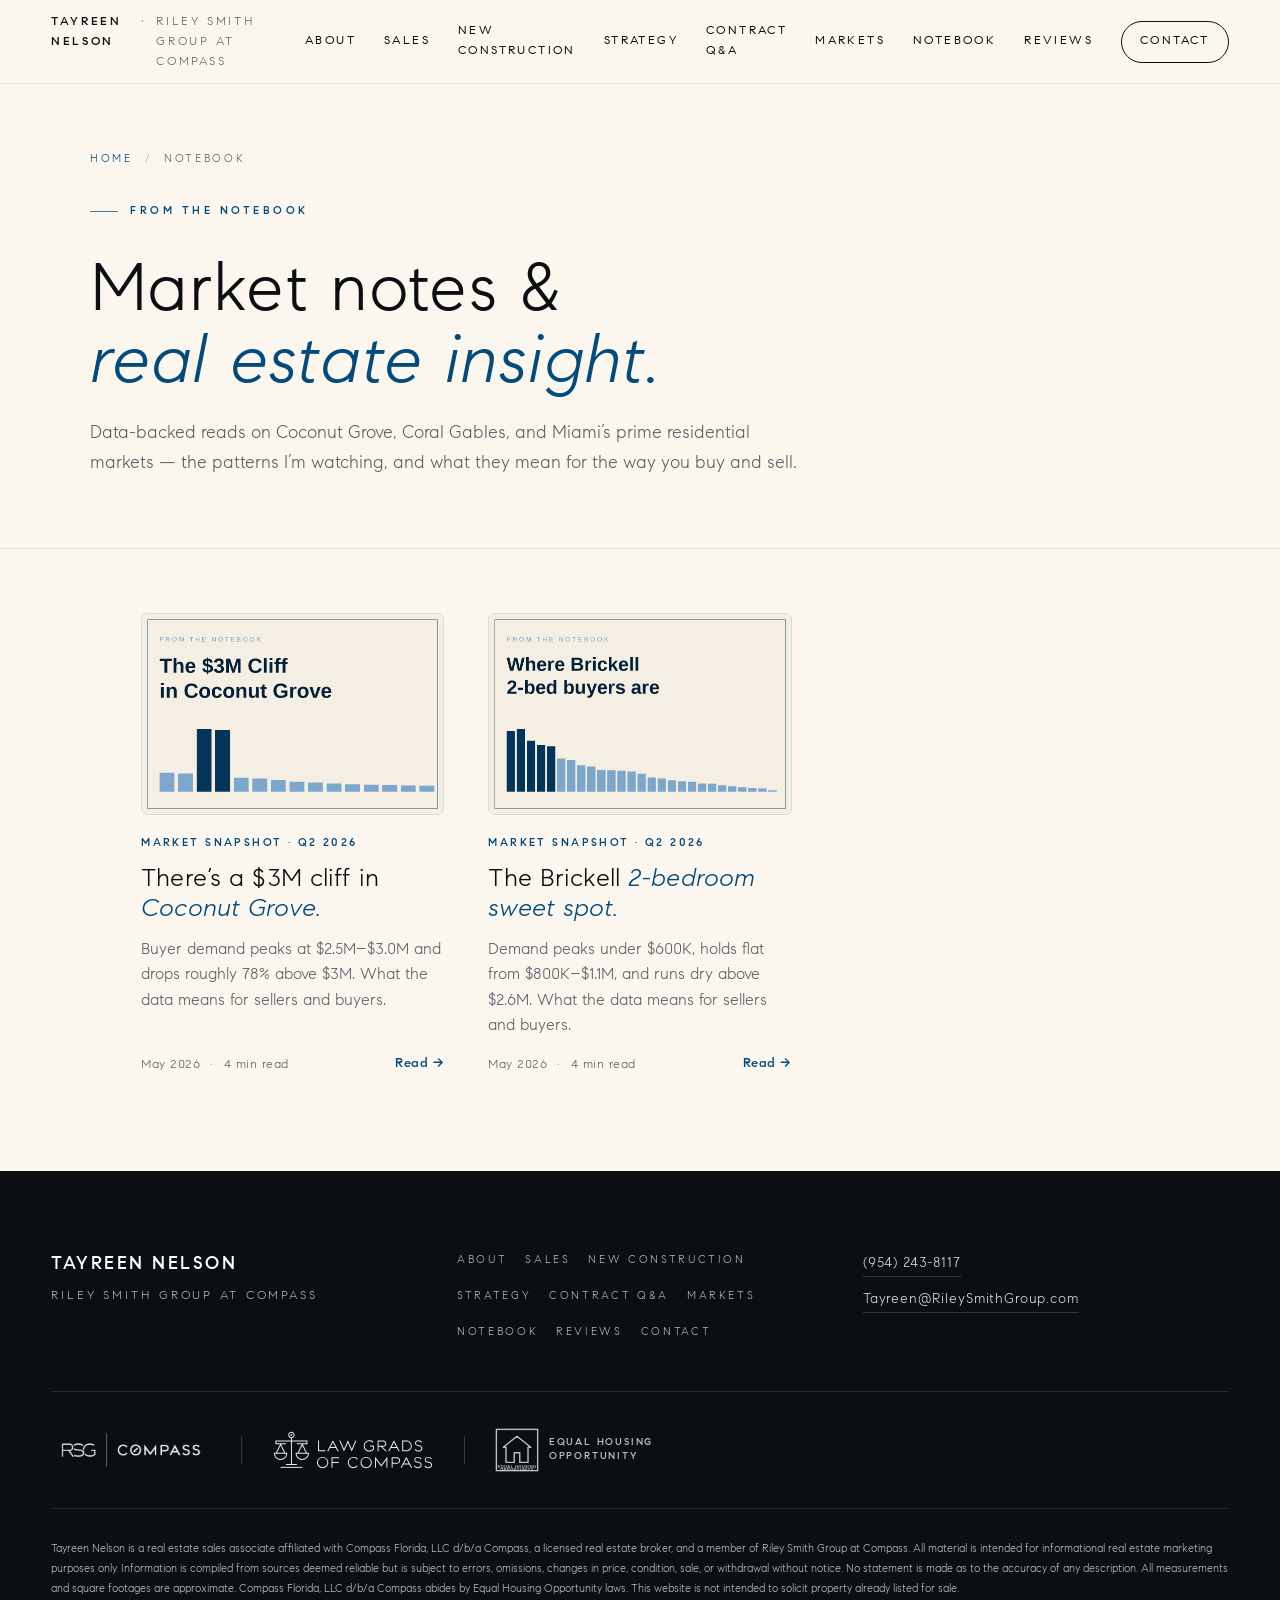
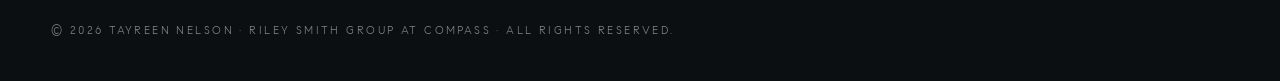
<file: notebook/index.html>
<!DOCTYPE html>
<html lang="en">
<head>
  <meta charset="UTF-8" />
  <meta name="viewport" content="width=device-width, initial-scale=1.0" />
  <meta name="theme-color" content="#034A7D" />

  <title>The Notebook — Market Notes &amp; Real Estate Insight | Tayreen Nelson</title>
  <meta name="description" content="Market notes and real estate insight from Tayreen Nelson, residential advisor with the Riley Smith Group at Compass — data-backed reads on Coconut Grove, Coral Gables, and Miami's prime residential markets." />
  <link rel="canonical" href="https://tayreennelson.com/notebook/" />

  <meta property="og:type" content="website" />
  <meta property="og:site_name" content="Tayreen Nelson · Riley Smith Group at Compass" />
  <meta property="og:title" content="The Notebook — Market Notes &amp; Real Estate Insight" />
  <meta property="og:description" content="Data-backed market notes on Coconut Grove, Coral Gables, and Miami's prime residential markets." />
  <meta property="og:url" content="https://tayreennelson.com/notebook/" />
  <meta property="og:image" content="https://tayreennelson.com/images/grove-buyer-demand-by-price.png" />
  <meta property="og:locale" content="en_US" />

  <link rel="preload" as="font" type="font/ttf" href="../assets/fonts/CompassSans-Light.ttf" crossorigin />
  <link rel="preload" as="font" type="font/ttf" href="../assets/fonts/CompassSans-Regular.ttf" crossorigin />

  <link rel="icon" type="image/png" sizes="32x32" href="../images/favicon.png" />
  <link rel="apple-touch-icon" href="../images/apple-touch-icon.png" />

  <link rel="stylesheet" href="../styles.css" />

  <style>
    /* Page-specific styles for the Notebook index */
    .nb-index-hero { padding: 150px clamp(20px, 4vw, 56px) 56px; background: var(--paper); border-bottom: 1px solid var(--line); }
    .nb-index-hero-inner { max-width: var(--content-narrow); margin: 0 auto; }
    .breadcrumb { font-size: 11px; text-transform: uppercase; letter-spacing: 0.24em; color: var(--muted); margin-bottom: 28px; }
    .breadcrumb a { color: var(--ocean); border-bottom: 1px solid transparent; }
    .breadcrumb a:hover { border-bottom-color: var(--ocean); }
    .breadcrumb-sep { margin: 0 12px; opacity: 0.5; }
    .nb-index-hero h1 { font-size: clamp(40px, 5.4vw, 70px); margin: 12px 0 22px; line-height: 1.04; }
    .nb-index-hero h1 em { font-style: italic; }
    .nb-index-lede { font-size: clamp(17px, 1.4vw, 20px); line-height: 1.7; color: var(--muted); max-width: 720px; }

    .nb-grid-wrap { max-width: var(--content-narrow); margin: 0 auto; padding: 64px clamp(20px, 4vw, 56px) 96px; }
    .nb-grid { display: grid; grid-template-columns: repeat(auto-fill, minmax(300px, 1fr)); gap: 44px; }

    .nb-card { display: flex; flex-direction: column; text-decoration: none; color: inherit; }
    .nb-card__thumb { width: 100%; aspect-ratio: 3 / 2; object-fit: cover; border: 1px solid var(--line); border-radius: 6px; display: block; }
    .nb-card__kicker { font-size: 11px; text-transform: uppercase; letter-spacing: 0.22em; color: var(--ocean); margin: 20px 0 10px; font-weight: 500; }
    .nb-card__title { font-size: clamp(22px, 2vw, 27px); line-height: 1.18; margin: 0 0 12px; }
    .nb-card__title em { font-style: italic; }
    .nb-card__excerpt { font-size: 16px; line-height: 1.6; color: var(--muted); margin: 0 0 16px; }
    .nb-card__meta { font-size: 12.5px; letter-spacing: 0.04em; color: var(--muted); margin-top: auto; display: flex; gap: 10px; align-items: center; }
    .nb-card__more { color: var(--ocean); margin-left: auto; font-weight: 500; }
    .nb-card:hover .nb-card__title { color: var(--ocean); }
    .nb-card:hover .nb-card__thumb { opacity: 0.94; }
  </style>
</head>
<body>

  <a class="skip-link" href="#nb-grid">Skip to content</a>

  <header class="site-header is-scrolled" id="siteHeader">
    <a class="brand" href="../" aria-label="Tayreen Nelson — Riley Smith Group at Compass — back to home">
      <span class="brand-name">Tayreen Nelson</span>
      <span class="brand-divider" aria-hidden="true">·</span>
      <span class="brand-sub">Riley Smith Group at Compass</span>
    </a>
    <nav class="primary-nav" aria-label="Primary">
      <a href="../#about">About</a>
      <a href="../#sales">Sales</a>
      <a href="/new-construction/">New Construction</a>
      <a href="../#strategy">Strategy</a>
      <a href="../contract-qa/">Contract Q&amp;A</a>
      <a href="../#markets">Markets</a>
      <a href="/notebook/" aria-current="page">Notebook</a> <a href="../#reviews">Reviews</a>
      <a href="../#contact" class="nav-cta">Contact</a>
    </nav>
    <button class="nav-toggle" aria-label="Toggle navigation" aria-expanded="false" aria-controls="mobileNav">
      <span></span><span></span><span></span>
    </button>
  </header>
  <div class="mobile-nav" id="mobileNav" hidden>
    <a href="../#about">About</a>
    <a href="../#sales">Sales</a>
      <a href="/new-construction/">New Construction</a>
    <a href="../#strategy">Strategy</a>
    <a href="../contract-qa/">Contract Q&amp;A</a>
    <a href="../#markets">Markets</a>
    <a href="/notebook/" aria-current="page">Notebook</a> <a href="../#reviews">Reviews</a>
    <a href="../#contact">Contact</a>
  </div>

  <main>

    <section class="nb-index-hero">
      <div class="nb-index-hero-inner">
        <p class="breadcrumb"><a href="../">Home</a><span class="breadcrumb-sep">/</span><span>Notebook</span></p>
        <p class="eyebrow blue">From the Notebook</p>
        <h1>Market notes &amp;<br/><em>real estate insight.</em></h1>
        <p class="nb-index-lede">
          Data-backed reads on Coconut Grove, Coral Gables, and Miami&rsquo;s prime residential markets &mdash;
          the patterns I&rsquo;m watching, and what they mean for the way you buy and sell.
        </p>
      </div>
    </section>

    <div class="nb-grid-wrap">
      <div class="nb-grid" id="nb-grid">

        <a class="nb-card" href="coconut-grove-3m-cliff/">
          <img class="nb-card__thumb" src="../images/grove-3m-cliff-thumb.png"
               alt="The $3M Cliff in Coconut Grove — buyer-demand chart" />
          <div class="nb-card__kicker">Market Snapshot · Q2 2026</div>
          <h2 class="nb-card__title">There&rsquo;s a $3M cliff in <em>Coconut Grove.</em></h2>
          <p class="nb-card__excerpt">Buyer demand peaks at $2.5M&ndash;$3.0M and drops roughly 78% above $3M. What the data means for sellers and buyers.</p>
          <div class="nb-card__meta">
            <span>May 2026</span><span>·</span><span>4 min read</span>
            <span class="nb-card__more">Read &rarr;</span>
          </div>
        </a>

        <a class="nb-card" href="brickell-2br-demand/">
          <img class="nb-card__thumb" src="../images/brickell-2br-thumb.png"
               alt="Where Brickell 2-bedroom buyers are — buyer-demand chart" />
          <div class="nb-card__kicker">Market Snapshot · Q2 2026</div>
          <h2 class="nb-card__title">The Brickell <em>2-bedroom sweet spot.</em></h2>
          <p class="nb-card__excerpt">Demand peaks under $600K, holds flat from $800K&ndash;$1.1M, and runs dry above $2.6M. What the data means for sellers and buyers.</p>
          <div class="nb-card__meta">
            <span>May 2026</span><span>·</span><span>4 min read</span>
            <span class="nb-card__more">Read &rarr;</span>
          </div>
        </a>

      </div>
    </div>
  </main>

  <footer class="site-footer">
    <div class="footer-top">
      <div class="footer-brand">
        <p class="footer-name">Tayreen Nelson</p>
        <p class="footer-team">Riley Smith Group at Compass</p>
      </div>
      <nav class="footer-nav" aria-label="Footer">
        <a href="../#about">About</a>
        <a href="../#sales">Sales</a>
      <a href="/new-construction/">New Construction</a>
        <a href="../#strategy">Strategy</a>
        <a href="../contract-qa/">Contract Q&amp;A</a>
        <a href="../#markets">Markets</a>
        <a href="/notebook/" aria-current="page">Notebook</a> <a href="../#reviews">Reviews</a>
        <a href="../#contact">Contact</a>
      </nav>
      <div class="footer-contact">
        <a href="tel:+19542438117">(954) 243-8117</a>
        <a href="mailto:Tayreen@RileySmithGroup.com">Tayreen@RileySmithGroup.com</a>
      </div>
    </div>
    <div class="footer-logos">
      <img src="../images/rsg-compass-white.png" alt="Riley Smith Group at Compass" />
      <span class="footer-logo-divider" aria-hidden="true"></span>
      <img src="../images/law-grads-white.svg" alt="Law Grads of Compass" />
      <span class="footer-logo-divider" aria-hidden="true"></span>
      <div class="eho-badge" aria-label="Equal Housing Opportunity">
        <svg xmlns="http://www.w3.org/2000/svg" viewBox="0 0 64 64" width="44" height="44" aria-hidden="true" role="img" focusable="false">
          <rect x="2" y="2" width="60" height="60" fill="none" stroke="currentColor" stroke-width="2"/>
          <path d="M32 12 L52 28 L48 28 L48 50 L36 50 L36 36 L28 36 L28 50 L16 50 L16 28 L12 28 Z" fill="none" stroke="currentColor" stroke-width="2" stroke-linejoin="round"/>
          <text x="32" y="58" font-family="Arial, sans-serif" font-size="6" font-weight="700" text-anchor="middle" fill="currentColor" letter-spacing="0.5">EQUAL HOUSING</text>
          <text x="32" y="63" font-family="Arial, sans-serif" font-size="6" font-weight="700" text-anchor="middle" fill="currentColor" letter-spacing="0.5">OPPORTUNITY</text>
        </svg>
        <span class="eho-label">Equal Housing<br/>Opportunity</span>
      </div>
    </div>
    <p class="footer-disclaimer">
      Tayreen Nelson is a real estate sales associate affiliated with Compass Florida, LLC d/b/a Compass,
      a licensed real estate broker, and a member of Riley Smith Group at Compass. All material is intended
      for informational real estate marketing purposes only. Information is compiled from sources deemed
      reliable but is subject to errors, omissions, changes in price, condition, sale, or withdrawal without
      notice. No statement is made as to the accuracy of any description. All measurements and square footages
      are approximate. Compass Florida, LLC d/b/a Compass abides by Equal Housing Opportunity laws. This website
      is not intended to solicit property already listed for sale.
    </p>
    <p class="footer-copy">© <span id="year">2026</span> Tayreen Nelson · Riley Smith Group at Compass · All rights reserved.</p>
  </footer>

  <script>
    document.getElementById('year').textContent = new Date().getFullYear();
    (function(){
      var btn = document.querySelector('.nav-toggle');
      var nav = document.getElementById('mobileNav');
      if(!btn || !nav) return;
      btn.addEventListener('click', function(){
        var open = nav.hasAttribute('hidden') === false;
        if(open){ nav.setAttribute('hidden',''); btn.setAttribute('aria-expanded','false'); btn.classList.remove('is-open'); }
        else { nav.removeAttribute('hidden'); btn.setAttribute('aria-expanded','true'); btn.classList.add('is-open'); }
      });
      nav.querySelectorAll('a').forEach(function(a){
        a.addEventListener('click', function(){ nav.setAttribute('hidden',''); btn.setAttribute('aria-expanded','false'); btn.classList.remove('is-open'); });
      });
    })();
  </script>
</body>
</html>
</file>
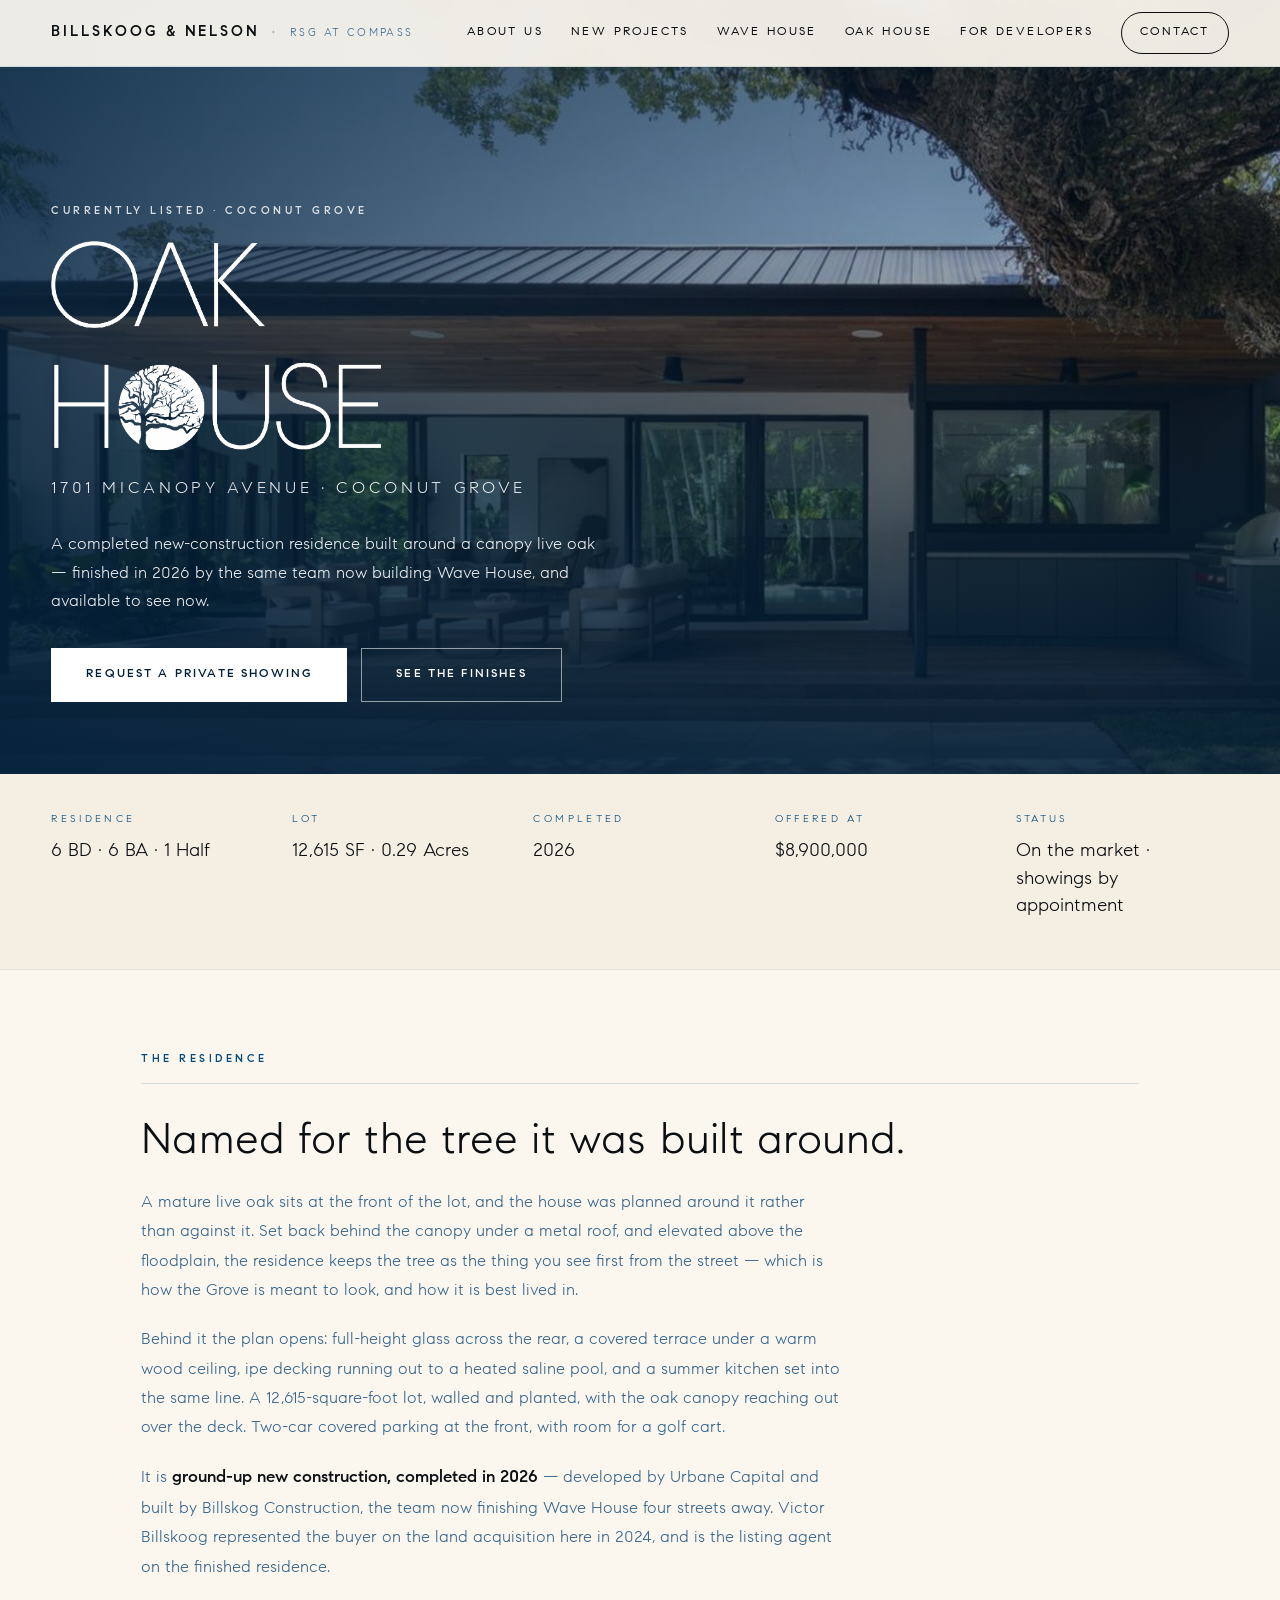
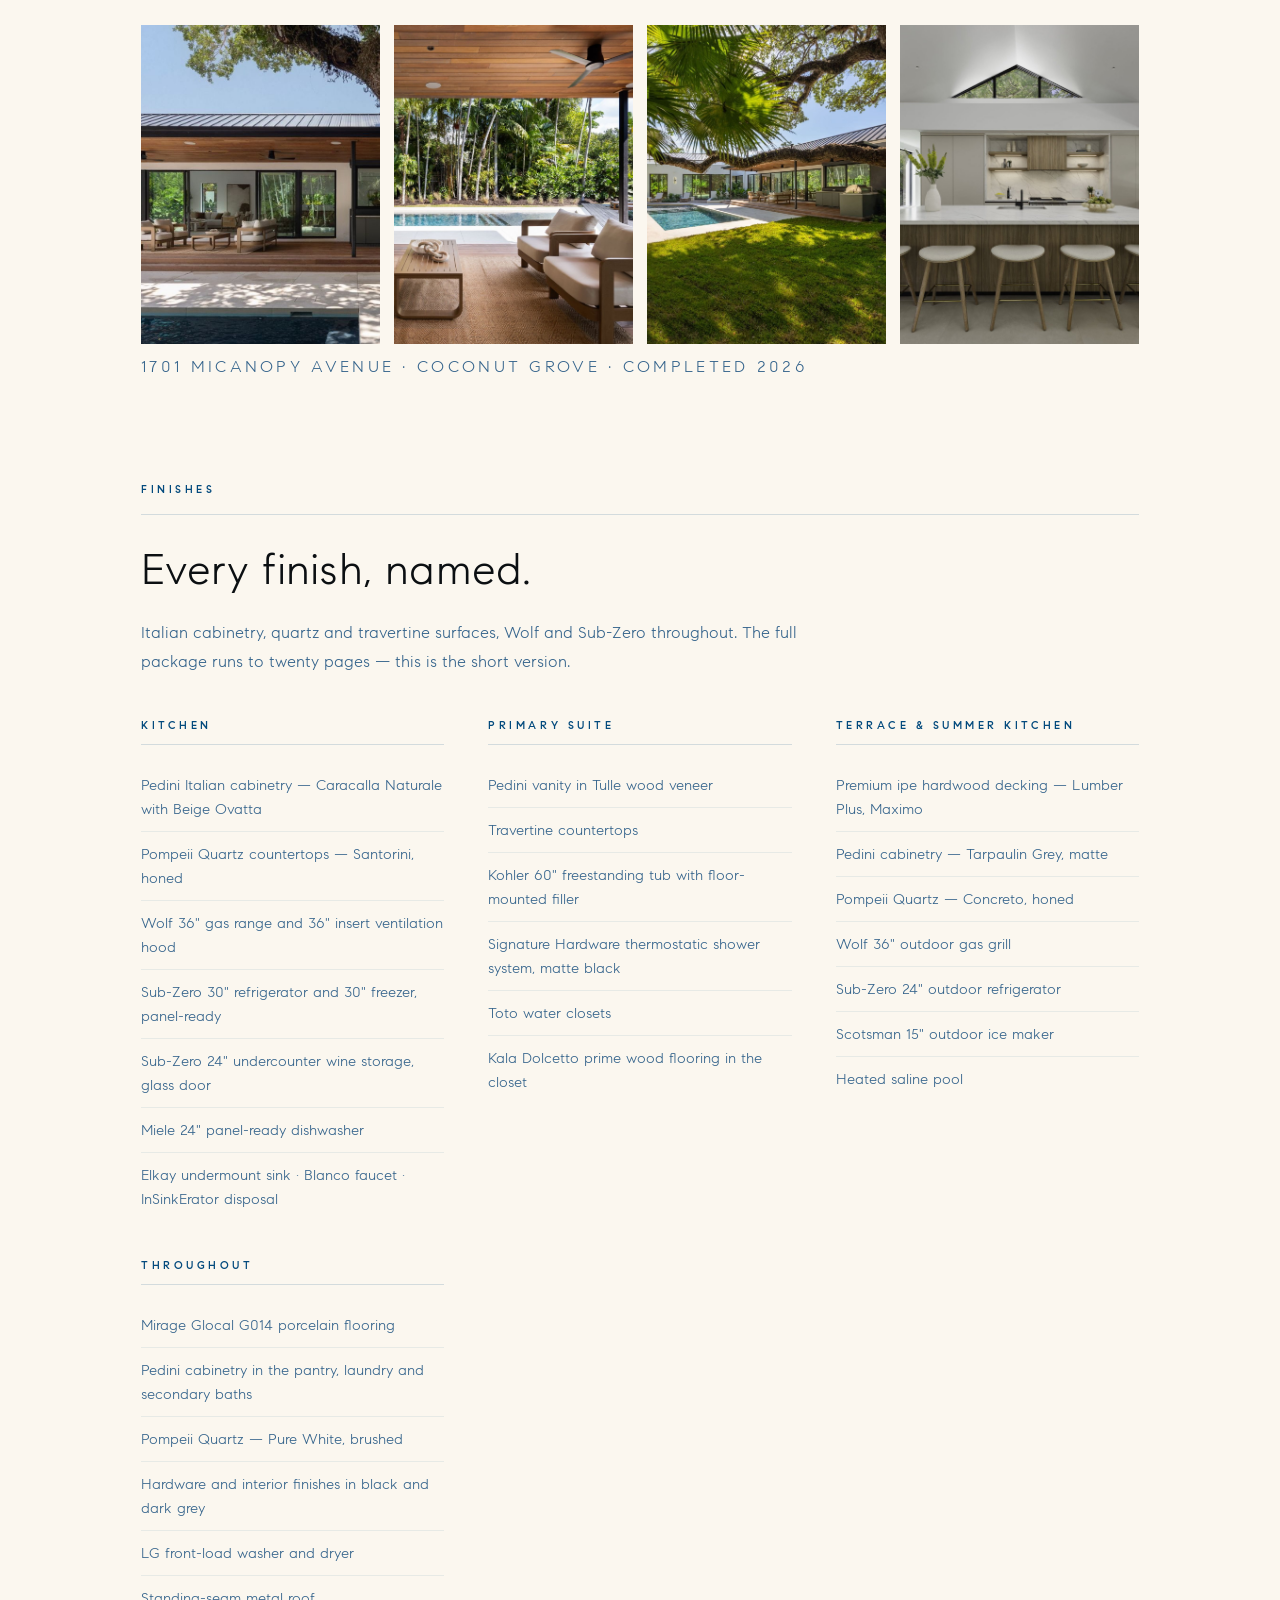
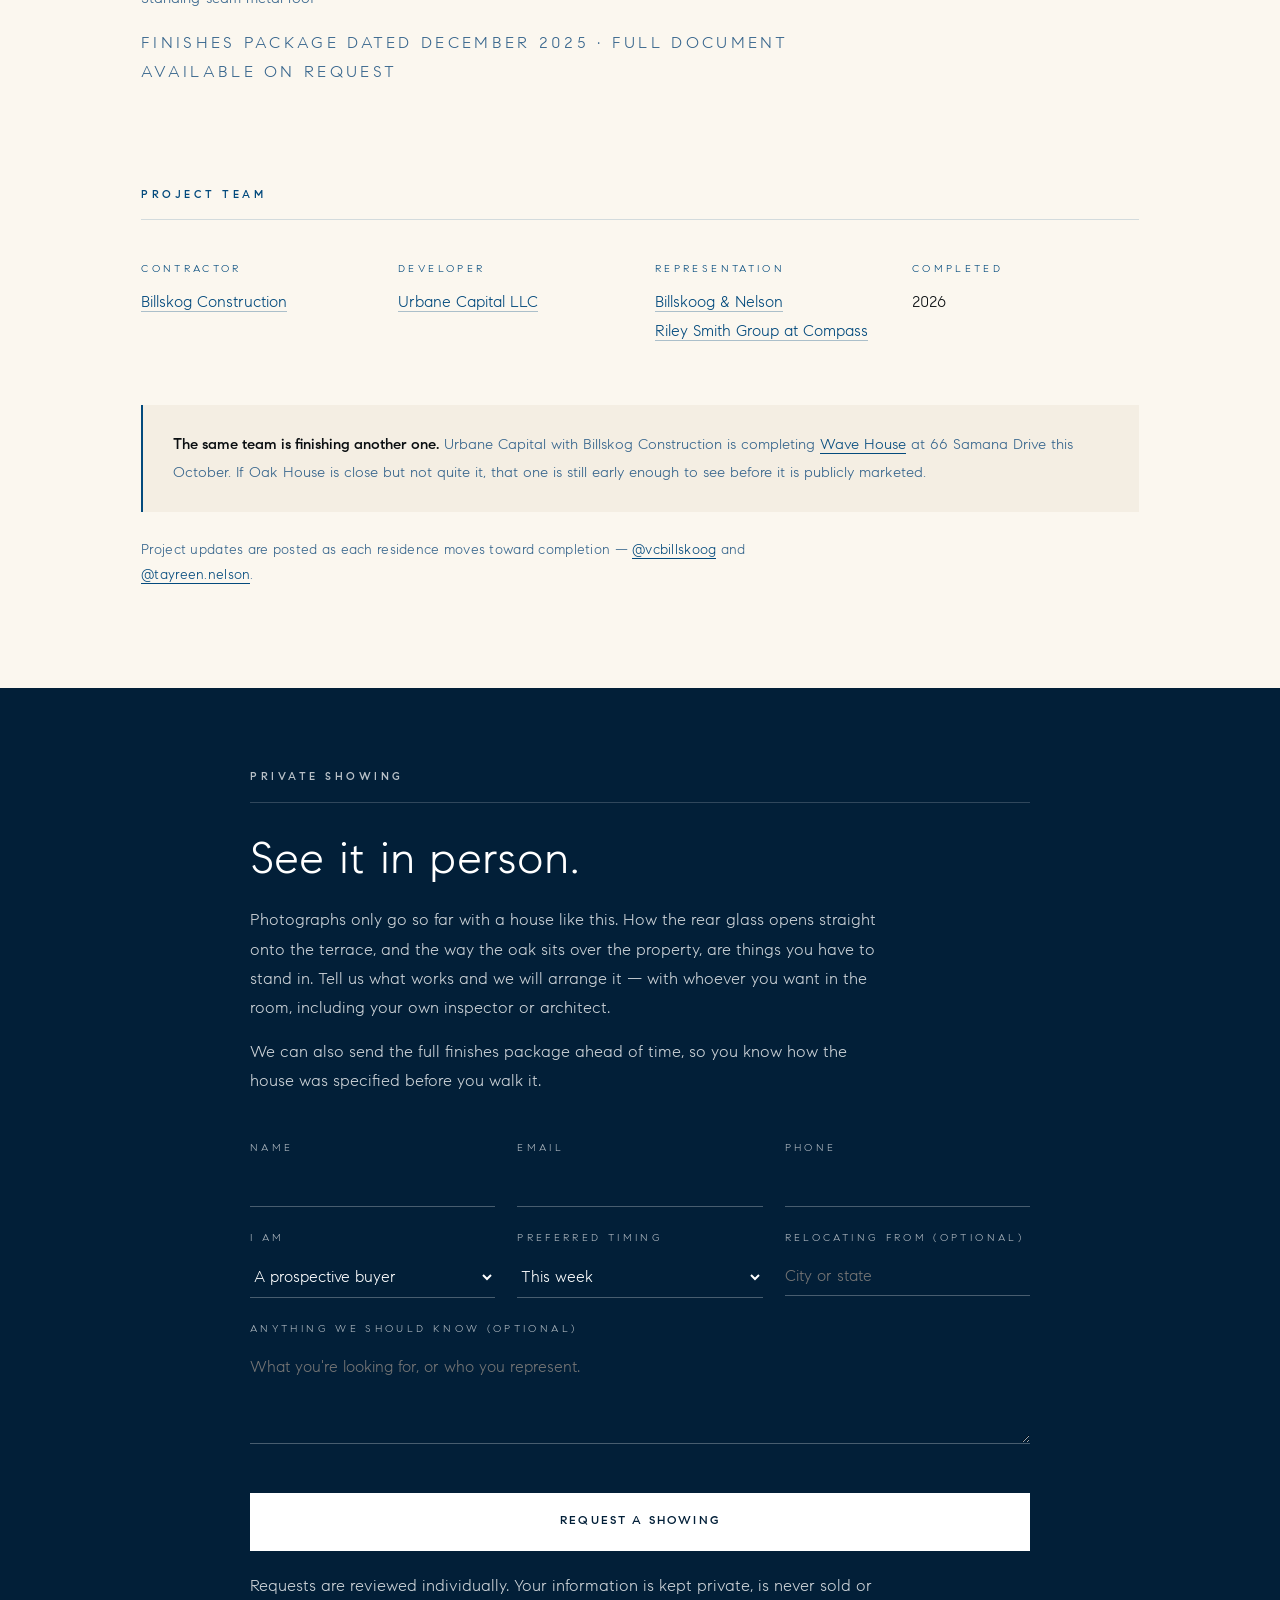
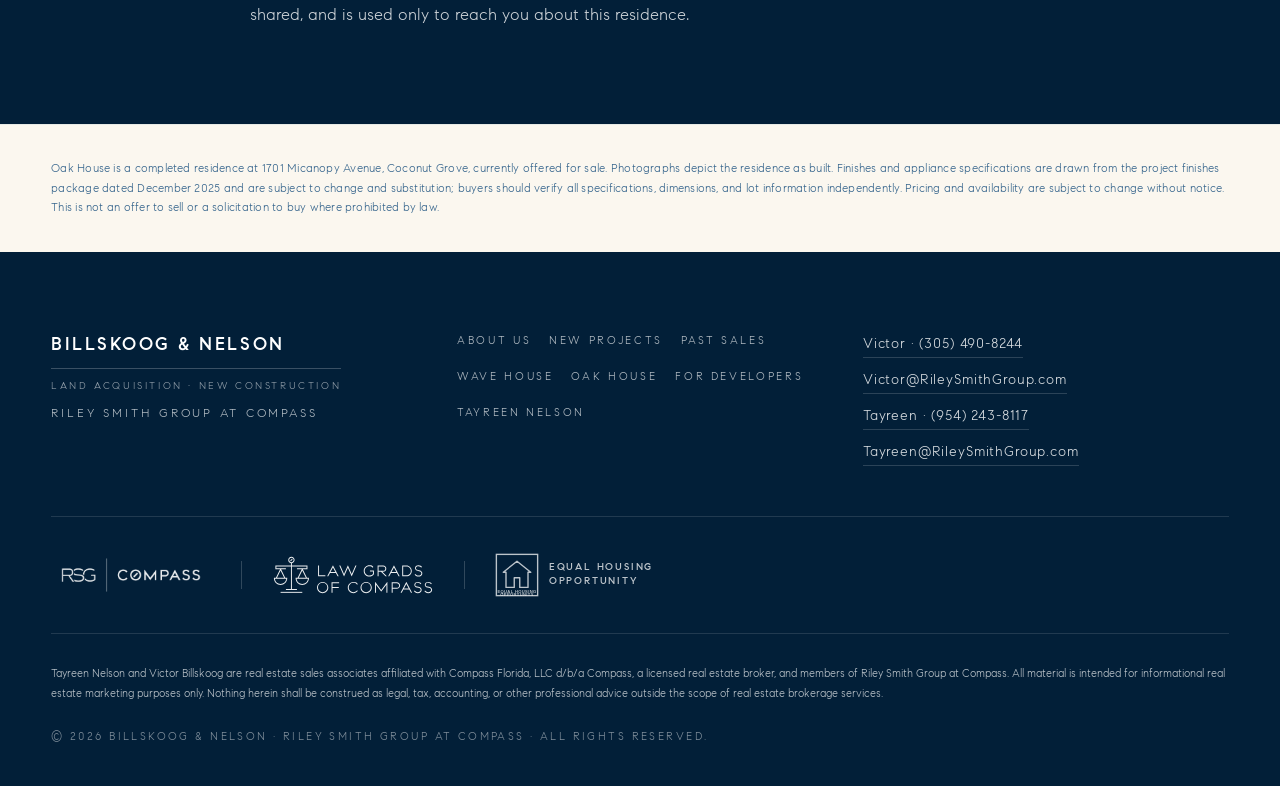
<file: oak-house/index.html>
<!DOCTYPE html>
<html lang="en">
<head>
  <meta charset="UTF-8" />
  <meta name="viewport" content="width=device-width, initial-scale=1.0" />
  <meta name="theme-color" content="#034A7D" />

  <title>Oak House · 1701 Micanopy Avenue, Coconut Grove | Billskoog &amp; Nelson</title>
  <meta name="description" content="Oak House — a completed new-construction residence at 1701 Micanopy Avenue in Coconut Grove, built beneath a canopy live oak by Urbane Capital with Billskog Construction. Currently offered at $8,900,000." />
  <meta name="keywords" content="Oak House Coconut Grove, 1701 Micanopy Avenue, new construction Coconut Grove, Coconut Grove luxury home for sale, Miami new construction, Pedini kitchen Miami, Billskoog Nelson" />
  <link rel="canonical" href="https://tayreennelson.com/oak-house/" />

  <meta property="og:type" content="website" />
  <meta property="og:site_name" content="Billskoog &amp; Nelson · Riley Smith Group at Compass" />
  <meta property="og:title" content="Oak House · 1701 Micanopy Avenue · Coconut Grove" />
  <meta property="og:description" content="Completed new construction beneath a canopy live oak. Offered at $8,900,000." />
  <meta property="og:url" content="https://tayreennelson.com/oak-house/" />
  <meta property="og:image" content="https://tayreennelson.com/images/oak-house-hero.jpg" />

  <meta name="twitter:card" content="summary_large_image" />
  <meta name="twitter:title" content="Oak House · 1701 Micanopy Avenue · Coconut Grove" />
  <meta name="twitter:description" content="Completed new construction in Coconut Grove, under a canopy live oak. Offered at $8,900,000." />
  <meta name="twitter:image" content="https://tayreennelson.com/images/oak-house-hero.jpg" />

  <link rel="icon" type="image/png" sizes="32x32" href="/images/favicon-bn.png" />
  <link rel="apple-touch-icon" href="/images/apple-touch-icon-bn.png" />
  <link rel="preload" as="font" type="font/ttf" href="/assets/fonts/CompassSans-Light.ttf" crossorigin />
  <link rel="preload" as="font" type="font/ttf" href="/assets/fonts/CompassSans-Regular.ttf" crossorigin />
  <link rel="stylesheet" href="/styles.css" />

  <style>
    /* ── Oak House page ── */
    .oh-hero {
      position: relative;
      min-height: 86vh;
      display: flex;
      align-items: flex-end;
      padding: clamp(100px, 14vh, 160px) clamp(20px, 4vw, 56px) clamp(56px, 8vh, 90px);
      background: var(--ocean-ink);
      overflow: hidden;
    }
    .oh-hero::before {
      content: "";
      position: absolute; inset: 0;
      background-image: url('/images/oak-house-hero.jpg');
      background-size: cover;
      background-position: center 32%;
      opacity: 0.92;
    }
    .oh-hero::after {
      content: "";
      position: absolute; inset: 0;
      background:
        linear-gradient(to right, rgba(2,31,56,0.74) 0%, rgba(2,31,56,0.34) 42%, rgba(2,31,56,0.04) 72%),
        linear-gradient(to bottom, rgba(2,31,56,0.46) 0%, rgba(2,31,56,0.20) 34%, rgba(2,31,56,0.90) 100%);
    }
    .oh-hero-inner { position: relative; z-index: 2; max-width: var(--content-max); margin: 0 auto; width: 100%; }
    .oh-eyebrow {
      font-size: 11px; font-weight: 500; text-transform: uppercase;
      letter-spacing: var(--eyebrow-tracked); color: rgba(255,255,255,0.82);
      margin-bottom: 20px;
    }
    .oh-hero h1 {
      color: #fff; font-size: clamp(44px, 6.4vw, 92px); line-height: 1.0;
      letter-spacing: var(--serif-tracked); margin: 0 0 18px; font-weight: 300;
    }
    .oh-hero h1.oh-logo { margin: 0 0 24px; line-height: 0; }
    .oh-hero h1.oh-logo img {
      display: block; width: min(330px, 62vw); height: auto;
    }
    .oh-address {
      color: rgba(255,255,255,0.9); font-size: clamp(14px, 1.3vw, 17px);
      letter-spacing: 0.22em; text-transform: uppercase; font-weight: 300; margin: 0 0 28px;
    }
    .oh-hero-lede {
      color: rgba(255,255,255,0.92); font-size: clamp(16px, 1.3vw, 19px);
      line-height: 1.7; font-weight: 300; max-width: 560px; margin: 0 0 34px;
    }
    .oh-hero-cta { display: flex; flex-wrap: wrap; gap: 14px; }
    .oh-btn {
      display: inline-block; padding: 16px 34px; font-size: 12px; font-weight: 500;
      text-transform: uppercase; letter-spacing: var(--button-tracked);
      background: #fff; color: var(--ocean-ink); border: 1px solid #fff;
      transition: background .25s var(--easing), color .25s var(--easing);
    }
    .oh-btn:hover { background: transparent; color: #fff; }
    .oh-btn-ghost { background: transparent; color: #fff; border-color: rgba(255,255,255,0.55); }
    .oh-btn-ghost:hover { background: #fff; color: var(--ocean-ink); }

    /* status strip */
    .oh-status {
      background: var(--ivory);
      border-bottom: 1px solid var(--line-soft);
      padding: clamp(28px, 4vh, 40px) clamp(20px, 4vw, 56px);
    }
    .oh-status-inner {
      max-width: var(--content-max); margin: 0 auto;
      display: grid; grid-template-columns: repeat(auto-fit, minmax(190px, 1fr)); gap: 28px;
    }
    .oh-stat .k {
      font-size: 10.5px; text-transform: uppercase; letter-spacing: var(--eyebrow-tracked);
      color: var(--ocean); margin-bottom: 9px;
    }
    .oh-stat .v { font-size: clamp(16px, 1.5vw, 19px); color: var(--ink); font-weight: 300; line-height: 1.45; }

    /* body */
    .oh-section { max-width: var(--content-narrow); margin: 0 auto; padding: clamp(66px, 9vh, 104px) clamp(20px, 4vw, 56px); }
    .oh-rule {
      font-size: 11px; font-weight: 500; text-transform: uppercase; letter-spacing: var(--eyebrow-tracked);
      color: var(--ocean); margin-bottom: 30px; padding-bottom: 14px; border-bottom: 1px solid var(--line); display: block;
    }
    .oh-section h2 { font-size: clamp(28px, 3.4vw, 46px); line-height: 1.12; color: var(--ink); font-weight: 300; margin: 0 0 24px; }
    .oh-section p { font-size: 16.5px; line-height: 1.78; color: var(--muted); font-weight: 300; margin: 0 0 20px; max-width: 700px; }
    .oh-section p strong { color: var(--ink); font-weight: 500; }

    /* gallery */
    .oh-gallery {
      display: grid; grid-template-columns: repeat(auto-fit, minmax(200px, 1fr));
      gap: 14px; margin: 44px 0 8px;
    }
    .oh-gallery figure { margin: 0; overflow: hidden; background: var(--ivory); }
    .oh-gallery img { width: 100%; height: 100%; object-fit: cover; aspect-ratio: 3/4; display: block; transition: transform .6s var(--easing); }
    .oh-gallery figure:hover img { transform: scale(1.04); }
    .oh-caption { font-size: 11px; text-transform: uppercase; letter-spacing: 0.2em; color: var(--muted); margin-top: 26px; }

    /* RSVP */
    .oh-rsvp { background: var(--ocean-ink); color: #fff; padding: clamp(66px, 9vh, 110px) clamp(20px, 4vw, 56px); }
    .oh-rsvp-inner { max-width: 780px; margin: 0 auto; }
    .oh-rsvp .oh-rule { color: rgba(255,255,255,0.72); border-bottom-color: rgba(255,255,255,0.18); }
    .oh-rsvp h2 { color: #fff; font-size: clamp(30px, 3.6vw, 50px); font-weight: 300; line-height: 1.1; margin: 0 0 22px; }
    .oh-rsvp p { color: rgba(255,255,255,0.8); font-size: 16.5px; line-height: 1.78; font-weight: 300; max-width: 640px; }
    .oh-form { margin-top: 44px; }
    .oh-form-grid { display: grid; grid-template-columns: repeat(auto-fit, minmax(240px, 1fr)); gap: 22px; }
    .oh-field-full { grid-column: 1 / -1; }
    .oh-form label {
      display: block; font-size: 10.5px; text-transform: uppercase;
      letter-spacing: var(--eyebrow-tracked); color: rgba(255,255,255,0.68); margin-bottom: 10px;
    }
    .oh-form input, .oh-form select, .oh-form textarea {
      width: 100%; background: transparent; border: none;
      border-bottom: 1px solid rgba(255,255,255,0.28);
      color: #fff; font-family: inherit; font-size: 16px; font-weight: 300;
      padding: 10px 0; border-radius: 0; transition: border-color .25s var(--easing);
    }
    .oh-form input:focus, .oh-form select:focus, .oh-form textarea:focus {
      outline: none; border-bottom-color: #fff;
    }
    .oh-form select option { background: var(--ocean-ink); color: #fff; }
    .oh-form textarea { resize: vertical; }
    .oh-submit {
      margin-top: 40px; width: 100%; padding: 18px 34px; cursor: pointer;
      background: #fff; color: var(--ocean-ink); border: 1px solid #fff;
      font-family: inherit; font-size: 12px; font-weight: 500;
      text-transform: uppercase; letter-spacing: var(--button-tracked);
      transition: background .25s var(--easing), color .25s var(--easing);
    }
    .oh-submit:hover { background: transparent; color: #fff; }
    .oh-form-note { font-size: 12.5px; color: rgba(255,255,255,0.55); margin-top: 20px; line-height: 1.6; }

    /* finishes */
    .oh-spec {
      display: grid; grid-template-columns: repeat(auto-fit, minmax(270px, 1fr));
      gap: 40px 44px; margin: 44px 0 8px;
    }
    .oh-spec-group h3 {
      font-size: 11px; font-weight: 500; text-transform: uppercase;
      letter-spacing: var(--eyebrow-tracked); color: var(--ocean);
      margin: 0 0 18px; padding-bottom: 12px; border-bottom: 1px solid var(--line);
    }
    .oh-spec-group ul { list-style: none; margin: 0; padding: 0; }
    .oh-spec-group li {
      font-size: 15px; line-height: 1.6; color: var(--muted); font-weight: 300;
      padding: 10px 0; border-bottom: 1px solid var(--line-soft);
    }
    .oh-spec-group li:last-child { border-bottom: none; }

    /* team credits */
    .oh-team { display: grid; grid-template-columns: repeat(auto-fit, minmax(210px, 1fr)); gap: 30px; margin-top: 40px; }
    .oh-team .k { font-size: 10.5px; text-transform: uppercase; letter-spacing: var(--eyebrow-tracked); color: var(--ocean); margin-bottom: 9px; }
    .oh-team .v { font-size: 16px; color: var(--ink); font-weight: 300; }
    .oh-team .v a {
      color: var(--ocean);
      border-bottom: 1px solid rgba(3, 74, 125, 0.32);
      transition: border-color .2s var(--easing);
    }
    .oh-team .v a:hover { border-bottom-color: var(--ocean); }

    .oh-team-note {
      margin-top: 40px !important; padding: 26px 30px;
      background: var(--ivory); border-left: 2px solid var(--ocean);
      font-size: 15px !important; line-height: 1.75 !important; max-width: none !important;
    }
    .oh-team-note strong { color: var(--ink); font-weight: 500; }
    .oh-team-note a { color: var(--ocean); border-bottom: 1px solid var(--ocean); }

    .oh-follow {
      margin-top: 26px !important; font-size: 14px !important; color: var(--muted);
      letter-spacing: 0.02em;
    }
    .oh-follow a { color: var(--ocean); border-bottom: 1px solid var(--ocean); }

    .oh-legal {
      background: var(--paper); border-top: 1px solid var(--line-soft);
      padding: 34px clamp(20px, 4vw, 56px);
    }
    .oh-legal p {
      max-width: var(--content-max); margin: 0 auto; font-size: 11.5px;
      line-height: 1.7; color: var(--muted); letter-spacing: 0.02em;
    }
    @media (max-width: 640px) {
      .oh-hero { min-height: 78vh; }
      .oh-hero-cta .oh-btn { width: 100%; text-align: center; }
    }
  </style>
<!-- structured data: Billskoog & Nelson -->
<script type="application/ld+json">
{
  "@context": "https://schema.org",
  "@graph": [
    {
      "@type": "RealEstateAgent",
      "@id": "https://billskoogandnelson.com/#organization",
      "name": "Billskoog & Nelson",
      "url": "https://billskoogandnelson.com/new-construction/",
      "description": "A new-construction and land-acquisition partnership of licensed real estate sales associates within the Riley Smith Group at Compass, advising buyers, investors, developers and landowners on land, ground-up construction and completed new-construction residences in Coconut Grove and greater Miami.",
      "areaServed": [
        {
          "@type": "Place",
          "name": "Coconut Grove, Miami, Florida"
        },
        {
          "@type": "City",
          "name": "Miami",
          "containedInPlace": {
            "@type": "State",
            "name": "Florida"
          }
        },
        {
          "@type": "Place",
          "name": "Coral Gables, Florida"
        },
        {
          "@type": "Place",
          "name": "Pinecrest, Florida"
        },
        {
          "@type": "Place",
          "name": "South Miami, Florida"
        }
      ],
      "knowsAbout": [
        "Luxury new construction",
        "Land acquisition",
        "Residential development sites",
        "Ground-up construction",
        "New-construction buyer representation",
        "Developer and builder representation",
        "Spec home sales",
        "Teardown and vacant land evaluation",
        "Coconut Grove tree ordinance and protected specimens",
        "Flood elevation and setbacks in Miami-Dade",
        "New-construction contracts and closings"
      ],
      "parentOrganization": {
        "@type": "RealEstateAgent",
        "name": "Compass Florida, LLC",
        "alternateName": "Compass"
      },
      "memberOf": {
        "@type": "Organization",
        "name": "Riley Smith Group at Compass"
      },
      "member": [
        {
          "@id": "https://billskoogandnelson.com/#victor"
        },
        {
          "@id": "https://billskoogandnelson.com/#tayreen"
        }
      ],
      "sameAs": [
        "https://www.instagram.com/vcbillskoog/",
        "https://www.instagram.com/tayreen.nelson/"
      ]
    },
    {
      "@type": "SingleFamilyResidence",
      "@id": "https://billskoogandnelson.com/oak-house/#residence",
      "name": "Oak House",
      "url": "https://billskoogandnelson.com/oak-house/",
      "description": "A completed 2026 new-construction residence at 1701 Micanopy Avenue in Coconut Grove, set behind a mature live oak and elevated above the floodplain.",
      "address": {
        "@type": "PostalAddress",
        "streetAddress": "1701 Micanopy Avenue",
        "addressLocality": "Miami",
        "addressRegion": "FL",
        "postalCode": "33133",
        "addressCountry": "US"
      },
      "numberOfBedrooms": 6,
      "numberOfFullBathrooms": 6,
      "numberOfPartialBathrooms": 1,
      "yearBuilt": 2026,
      "lotSize": {
        "@type": "QuantitativeValue",
        "value": 12615,
        "unitCode": "FTK"
      }
    },
    {
      "@type": "Offer",
      "@id": "https://billskoogandnelson.com/oak-house/#offer",
      "itemOffered": {
        "@id": "https://billskoogandnelson.com/oak-house/#residence"
      },
      "price": 8900000,
      "priceCurrency": "USD",
      "availability": "https://schema.org/InStock",
      "offeredBy": {
        "@id": "https://billskoogandnelson.com/#organization"
      },
      "url": "https://billskoogandnelson.com/oak-house/"
    },
    {
      "@type": "WebPage",
      "@id": "https://billskoogandnelson.com/oak-house/#webpage",
      "url": "https://billskoogandnelson.com/oak-house/",
      "name": "Oak House — 1701 Micanopy Avenue, Coconut Grove",
      "description": "A completed new-construction residence at 1701 Micanopy Avenue in Coconut Grove, offered at $8,900,000.",
      "about": {
        "@id": "https://billskoogandnelson.com/#organization"
      },
      "publisher": {
        "@id": "https://billskoogandnelson.com/#organization"
      },
      "inLanguage": "en-US"
    },
    {
      "@type": "BreadcrumbList",
      "itemListElement": [
        {
          "@type": "ListItem",
          "position": 1,
          "name": "Home",
          "item": "https://billskoogandnelson.com/"
        },
        {
          "@type": "ListItem",
          "position": 2,
          "name": "New Construction",
          "item": "https://billskoogandnelson.com/new-construction/"
        },
        {
          "@type": "ListItem",
          "position": 3,
          "name": "Oak House",
          "item": "https://billskoogandnelson.com/oak-house/"
        }
      ]
    }
  ]
}
</script>
</head>
<body class="bn-brand">

  <a class="skip-link" href="#main">Skip to content</a>

  <header class="site-header is-scrolled bn-header" id="siteHeader">
    <a class="brand" href="/new-construction/" aria-label="Billskoog &amp; Nelson — Riley Smith Group at Compass — return to home">
      <span class="brand-name">Billskoog &amp; Nelson</span>
      <span class="brand-divider" aria-hidden="true">·</span>
      <span class="brand-sub">RSG at Compass</span>
    </a>
    <nav class="primary-nav" aria-label="Primary">
      <a href="/new-construction/#partnership">About Us</a>
      <a href="/new-construction/#projects">New Projects</a>
      <a href="/wave-house/">Wave House</a>
      <a href="/oak-house/" aria-current="page">Oak House</a>
      <a href="/developers/">For Developers</a>
      <a href="#showing" class="nav-cta">Contact</a>
    </nav>
    <button class="nav-toggle" aria-label="Toggle navigation" aria-expanded="false" aria-controls="mobileNav">
      <span></span><span></span><span></span>
    </button>
  </header>
  <div class="mobile-nav" id="mobileNav" hidden>
    <a href="/new-construction/#partnership">About Us</a>
    <a href="/new-construction/#projects">New Projects</a>
    <a href="/wave-house/">Wave House</a>
    <a href="/oak-house/" aria-current="page">Oak House</a>
    <a href="/developers/">For Developers</a>
    <a href="#showing">Contact</a>
  </div>

  <main id="main">

    <section class="oh-hero">
      <div class="oh-hero-inner">
        <p class="oh-eyebrow">Currently Listed · Coconut Grove</p>
        <h1 class="oh-logo"><img src="/images/oak-house-logo.png" alt="Oak House" width="1045" height="661" /></h1>
        <p class="oh-address">1701 Micanopy Avenue · Coconut Grove</p>
        <p class="oh-hero-lede">
          A completed new-construction residence built around a canopy live oak — finished in 2026
          by the same team now building Wave House, and available to see now.
        </p>
        <div class="oh-hero-cta">
          <a href="#showing" class="oh-btn">Request a Private Showing</a>
          <a href="#finishes" class="oh-btn oh-btn-ghost">See the Finishes</a>
        </div>
      </div>
    </section>

    <section class="oh-status">
      <div class="oh-status-inner">
        <div class="oh-stat">
          <p class="k">Residence</p>
          <p class="v">6 BD · 6 BA · 1 Half</p>
        </div>
        <div class="oh-stat">
          <p class="k">Lot</p>
          <p class="v">12,615 SF · 0.29 Acres</p>
        </div>
        <div class="oh-stat">
          <p class="k">Completed</p>
          <p class="v">2026</p>
        </div>
        <div class="oh-stat">
          <p class="k">Offered At</p>
          <p class="v">$8,900,000</p>
        </div>
        <div class="oh-stat">
          <p class="k">Status</p>
          <p class="v">On the market · showings by appointment</p>
        </div>
      </div>
    </section>

    <section class="oh-section">
      <span class="oh-rule">The Residence</span>
      <h2>Named for the tree it was built around.</h2>
      <p>
        A mature live oak sits at the front of the lot, and the house was planned around it rather
        than against it. Set back behind the canopy under a metal roof, and elevated above the
        floodplain, the residence keeps the tree as the thing you see first from the street — which
        is how the Grove is meant to look, and how it is best lived in.
      </p>
      <p>
        Behind it the plan opens: full-height glass across the rear, a covered terrace under a warm
        wood ceiling, ipe decking running out to a heated saline pool, and a summer kitchen set into
        the same line. A 12,615-square-foot lot, walled and planted, with the oak canopy reaching out over the
        deck. Two-car covered parking at the front, with room for a golf cart.
      </p>
      <p>
        It is <strong>ground-up new construction, completed in 2026</strong> — developed by Urbane
        Capital and built by Billskog Construction, the team now finishing Wave House four streets
        away. Victor Billskoog represented the buyer on the land acquisition here in 2024, and is the listing agent on the finished residence.
      </p>

      <div class="oh-gallery">
        <figure><img src="/images/oak-house-pool.jpg" alt="Oak House — rear elevation and pool beneath the canopy live oak" loading="lazy" /></figure>
        <figure><img src="/images/oak-house-terrace.jpg" alt="Covered terrace under a warm wood ceiling, looking out to the pool" loading="lazy" /></figure>
        <figure><img src="/images/oak-house-lawn.jpg" alt="Lawn and pool deck under the oak canopy" loading="lazy" /></figure>
        <figure><img src="/images/oak-house-kitchen.jpg" alt="Kitchen with Pedini cabinetry, quartz island and a gable clerestory window over the range wall" loading="lazy" /></figure>
      </div>
      <p class="oh-caption">1701 Micanopy Avenue · Coconut Grove · Completed 2026</p>
    </section>

    <section class="oh-section" id="finishes" style="padding-top:0;">
      <span class="oh-rule">Finishes</span>
      <h2>Every finish, named.</h2>
      <p>
        Italian cabinetry, quartz and travertine surfaces, Wolf and Sub-Zero throughout. The full
        package runs to twenty pages — this is the short version.
      </p>

      <div class="oh-spec">
        <div class="oh-spec-group">
          <h3>Kitchen</h3>
          <ul>
            <li>Pedini Italian cabinetry — Caracalla Naturale with Beige Ovatta</li>
            <li>Pompeii Quartz countertops — Santorini, honed</li>
            <li>Wolf 36&quot; gas range and 36&quot; insert ventilation hood</li>
            <li>Sub-Zero 30&quot; refrigerator and 30&quot; freezer, panel-ready</li>
            <li>Sub-Zero 24&quot; undercounter wine storage, glass door</li>
            <li>Miele 24&quot; panel-ready dishwasher</li>
            <li>Elkay undermount sink · Blanco faucet · InSinkErator disposal</li>
          </ul>
        </div>

        <div class="oh-spec-group">
          <h3>Primary Suite</h3>
          <ul>
            <li>Pedini vanity in Tulle wood veneer</li>
            <li>Travertine countertops</li>
            <li>Kohler 60&quot; freestanding tub with floor-mounted filler</li>
            <li>Signature Hardware thermostatic shower system, matte black</li>
            <li>Toto water closets</li>
            <li>Kala Dolcetto prime wood flooring in the closet</li>
          </ul>
        </div>

        <div class="oh-spec-group">
          <h3>Terrace &amp; Summer Kitchen</h3>
          <ul>
            <li>Premium ipe hardwood decking — Lumber Plus, Maximo</li>
            <li>Pedini cabinetry — Tarpaulin Grey, matte</li>
            <li>Pompeii Quartz — Concreto, honed</li>
            <li>Wolf 36&quot; outdoor gas grill</li>
            <li>Sub-Zero 24&quot; outdoor refrigerator</li>
            <li>Scotsman 15&quot; outdoor ice maker</li>
            <li>Heated saline pool</li>
          </ul>
        </div>

        <div class="oh-spec-group">
          <h3>Throughout</h3>
          <ul>
            <li>Mirage Glocal G014 porcelain flooring</li>
            <li>Pedini cabinetry in the pantry, laundry and secondary baths</li>
            <li>Pompeii Quartz — Pure White, brushed</li>
            <li>Hardware and interior finishes in black and dark grey</li>
            <li>LG front-load washer and dryer</li>
            <li>Standing-seam metal roof</li>
          </ul>
        </div>
      </div>

      <p class="oh-caption">Finishes package dated December 2025 · full document available on request</p>
    </section>

    <section class="oh-section" style="padding-top:0;">
      <span class="oh-rule">Project Team</span>
      <div class="oh-team">
        <div><p class="k">Contractor</p><p class="v"><a href="https://billskogconstruction.com" target="_blank" rel="noopener noreferrer">Billskog Construction</a></p></div>
        <div><p class="k">Developer</p><p class="v"><a href="https://urbanecapitalllc.com" target="_blank" rel="noopener noreferrer">Urbane Capital LLC</a></p></div>
        <div><p class="k">Representation</p><p class="v"><a href="/new-construction/">Billskoog &amp; Nelson</a><br /><a href="https://rileysmithgroup.com" target="_blank" rel="noopener noreferrer">Riley Smith Group at Compass</a></p></div>
        <div><p class="k">Completed</p><p class="v">2026</p></div>
      </div>

      <p class="oh-team-note">
        <strong>The same team is finishing another one.</strong> Urbane Capital with Billskog
        Construction is completing <a href="/wave-house/">Wave House</a> at 66 Samana Drive this
        October. If Oak House is close but not quite it, that one is still early enough to see
        before it is publicly marketed.
      </p>

      <p class="oh-follow">
        Project updates are posted as each residence moves toward completion —
        <a href="https://www.instagram.com/vcbillskoog/" target="_blank" rel="noopener noreferrer">@vcbillskoog</a> and
        <a href="https://www.instagram.com/tayreen.nelson/" target="_blank" rel="noopener noreferrer">@tayreen.nelson</a>.
      </p>
    </section>

    <section class="oh-rsvp" id="showing">
      <div class="oh-rsvp-inner">
        <span class="oh-rule">Private Showing</span>
        <h2>See it in person.</h2>
        <p>
          Photographs only go so far with a house like this. How the rear glass opens straight onto
          the terrace, and the way the oak sits over the property, are things you have to stand in.
          Tell us what works and we will arrange it — with whoever you want in the room, including
          your own inspector or architect.
        </p>
        <p>
          We can also send the full finishes package ahead of time, so you know how the house was
          specified before you walk it.
        </p>

        <form class="oh-form"
              action="https://formspree.io/f/xwvyjjek"
              method="POST"
              aria-label="Request a private showing of Oak House">
          <input type="hidden" name="_subject" value="Oak House — private showing request" />
          <input type="hidden" name="source" value="tayreennelson.com/oak-house" />

          <div class="oh-form-grid">
            <div>
              <label for="oh-name">Name</label>
              <input id="oh-name" name="name" type="text" autocomplete="name" required />
            </div>
            <div>
              <label for="oh-email">Email</label>
              <input id="oh-email" name="email" type="email" autocomplete="email" required />
            </div>
            <div>
              <label for="oh-phone">Phone</label>
              <input id="oh-phone" name="phone" type="tel" autocomplete="tel" />
            </div>
            <div>
              <label for="oh-role">I am</label>
              <select id="oh-role" name="role">
                <option>A prospective buyer</option>
                <option>An investor</option>
                <option>An agent representing a buyer</option>
                <option>An advisor (attorney, family office, wealth manager)</option>
                <option>Other</option>
              </select>
            </div>
            <div>
              <label for="oh-when">Preferred timing</label>
              <select id="oh-when" name="timing">
                <option>This week</option>
                <option>Next week</option>
                <option>Within the month</option>
                <option>Send me the package first</option>
              </select>
            </div>
            <div>
              <label for="oh-from">Relocating from (optional)</label>
              <input id="oh-from" name="relocating_from" type="text" placeholder="City or state" />
            </div>
            <div class="oh-field-full">
              <label for="oh-message">Anything we should know (optional)</label>
              <textarea id="oh-message" name="message" rows="4" placeholder="What you're looking for, or who you represent."></textarea>
            </div>
          </div>

          <button type="submit" class="oh-submit">Request a Showing</button>
          <p class="oh-form-note">
            Requests are reviewed individually. Your information is kept private, is never sold or
            shared, and is used only to reach you about this residence.
          </p>
        </form>
      </div>
    </section>

    <div class="oh-legal">
      <p>
        Oak House is a completed residence at 1701 Micanopy Avenue, Coconut Grove, currently offered
        for sale. Photographs depict the residence as built.
        Finishes and appliance specifications are drawn from the project finishes package dated
        December 2025 and are subject to change and substitution; buyers should verify all
        specifications, dimensions, and lot information independently. Pricing and availability are
        subject to change without notice. This is not an offer to sell or a solicitation to buy
        where prohibited by law.
      </p>
    </div>

  </main>

  <footer class="site-footer">
    <div class="footer-top">
      <div class="footer-brand">
        <p class="footer-name">Billskoog &amp; Nelson</p>
        <p class="footer-desc">Land Acquisition &middot; New Construction</p>
        <p class="footer-team">Riley Smith Group at Compass</p>
      </div>
      <nav class="footer-nav" aria-label="Footer">
        <a href="/new-construction/#partnership">About Us</a>
        <a href="/new-construction/#projects">New Projects</a>
        <a href="/new-construction/#record">Past Sales</a>
        <a href="/wave-house/">Wave House</a>
        <a href="/oak-house/">Oak House</a>
        <a href="/developers/">For Developers</a>
        <a href="https://tayreennelson.com/">Tayreen Nelson</a>
      </nav>
      <div class="footer-contact">
        <a href="tel:+13054908244">Victor · (305) 490-8244</a>
        <a href="mailto:Victor@RileySmithGroup.com">Victor@RileySmithGroup.com</a>
        <a href="tel:+19542438117">Tayreen · (954) 243-8117</a>
        <a href="mailto:Tayreen@RileySmithGroup.com">Tayreen@RileySmithGroup.com</a>
      </div>
    </div>
    <div class="footer-logos">
      <img src="/images/rsg-compass-white.png" alt="Riley Smith Group at Compass" />
      <span class="footer-logo-divider" aria-hidden="true"></span>
      <img src="/images/law-grads-white.svg" alt="Law Grads of Compass" />
      <span class="footer-logo-divider" aria-hidden="true"></span>
      <div class="eho-badge" aria-label="Equal Housing Opportunity">
        <svg xmlns="http://www.w3.org/2000/svg" viewBox="0 0 64 64" width="44" height="44" aria-hidden="true" role="img" focusable="false">
          <rect x="2" y="2" width="60" height="60" fill="none" stroke="currentColor" stroke-width="2"/>
          <path d="M32 12 L52 28 L48 28 L48 50 L36 50 L36 36 L28 36 L28 50 L16 50 L16 28 L12 28 Z" fill="none" stroke="currentColor" stroke-width="2" stroke-linejoin="round"/>
          <text x="32" y="58" font-family="Arial, sans-serif" font-size="6" font-weight="700" text-anchor="middle" fill="currentColor" letter-spacing="0.5">EQUAL HOUSING</text>
          <text x="32" y="63" font-family="Arial, sans-serif" font-size="6" font-weight="700" text-anchor="middle" fill="currentColor" letter-spacing="0.5">OPPORTUNITY</text>
        </svg>
        <span class="eho-label">Equal Housing<br/>Opportunity</span>
      </div>
    </div>
    <p class="footer-disclaimer">
      Tayreen Nelson and Victor Billskoog are real estate sales associates affiliated with Compass Florida, LLC d/b/a Compass, a licensed real estate broker, and members of Riley Smith Group at Compass. All material is intended for informational real estate marketing purposes only. Nothing herein shall be construed as legal, tax, accounting, or other professional advice outside the scope of real estate brokerage services.
    </p>
    <p class="footer-copy">© <span id="year">2026</span> Billskoog &amp; Nelson · Riley Smith Group at Compass · All rights reserved.</p>
  </footer>

  <script>
    document.getElementById('year').textContent = new Date().getFullYear();
    (function(){
      var btn = document.querySelector('.nav-toggle');
      var nav = document.getElementById('mobileNav');
      if(!btn || !nav) return;
      btn.addEventListener('click', function(){
        var open = !nav.hasAttribute('hidden');
        if(open){ nav.setAttribute('hidden',''); btn.setAttribute('aria-expanded','false'); btn.classList.remove('is-open'); }
        else { nav.removeAttribute('hidden'); btn.setAttribute('aria-expanded','true'); btn.classList.add('is-open'); }
      });
    })();
  </script>
</body>
</html>
</file>
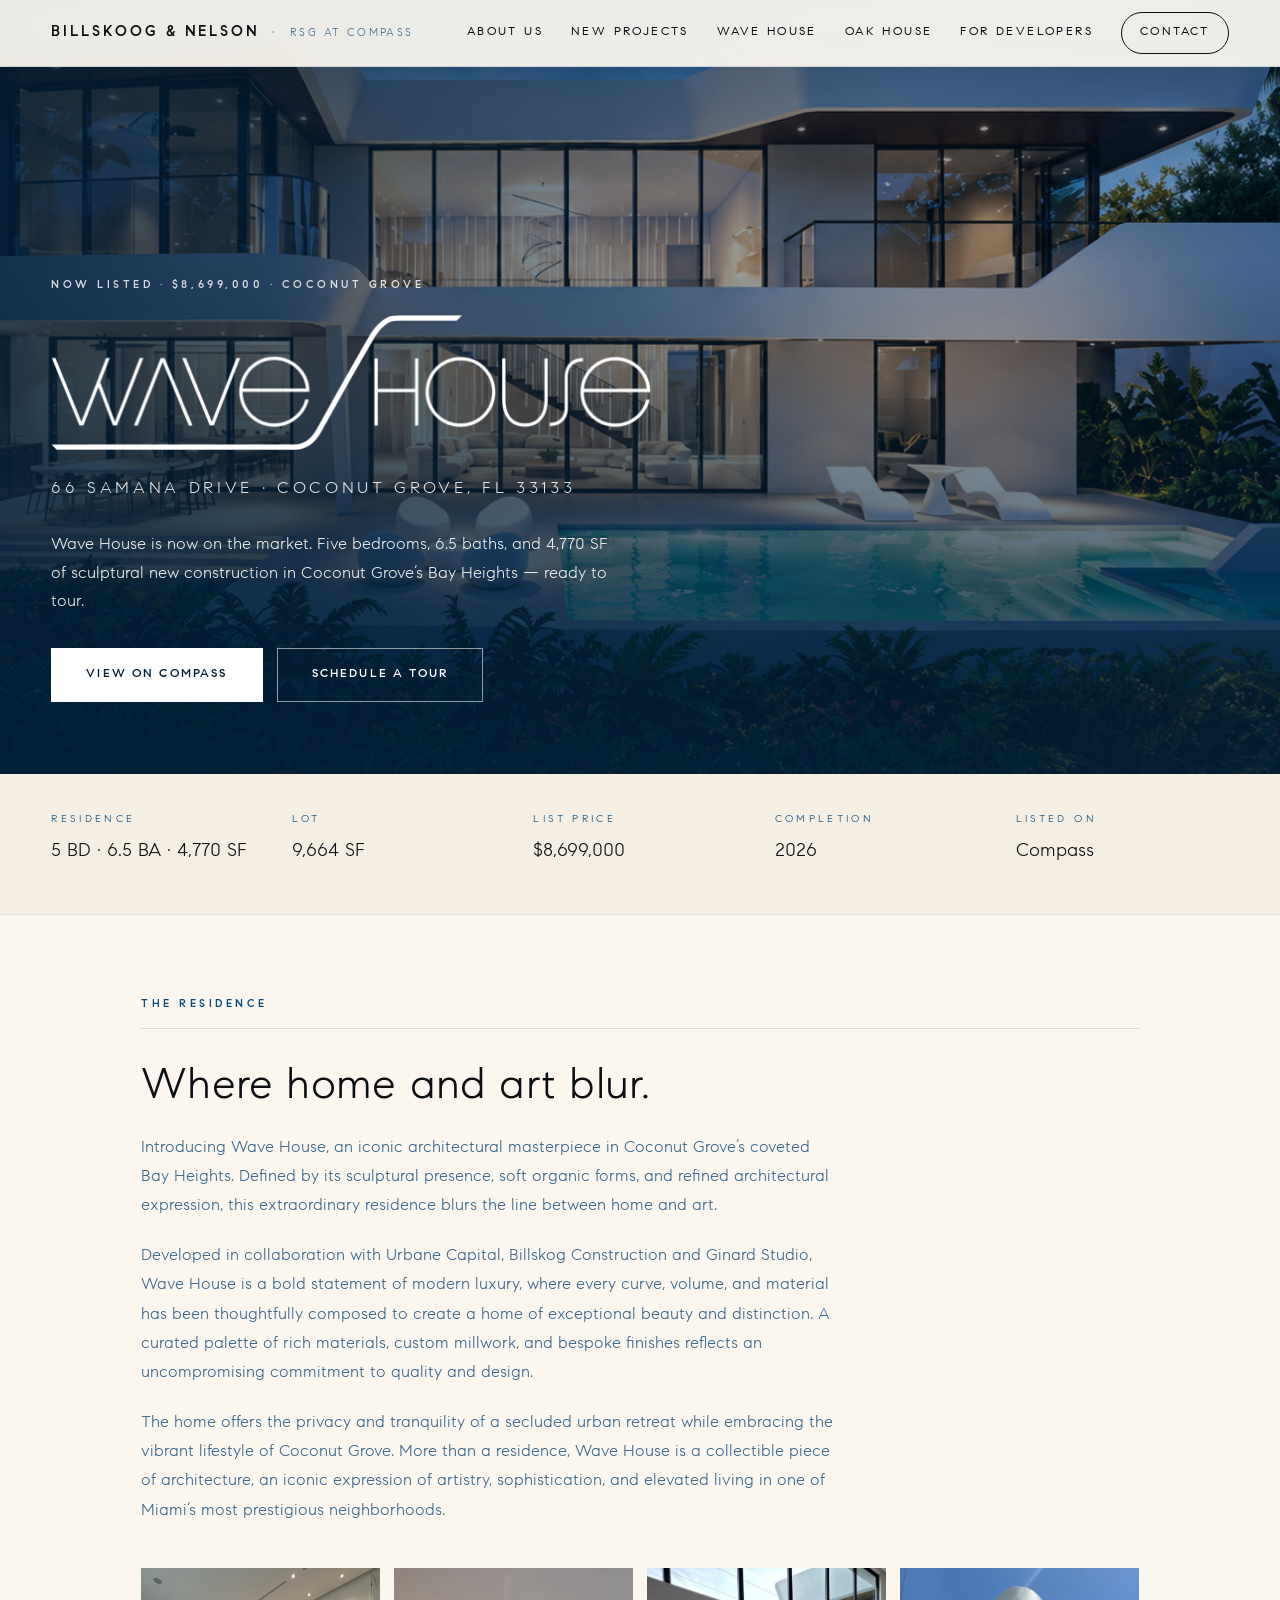
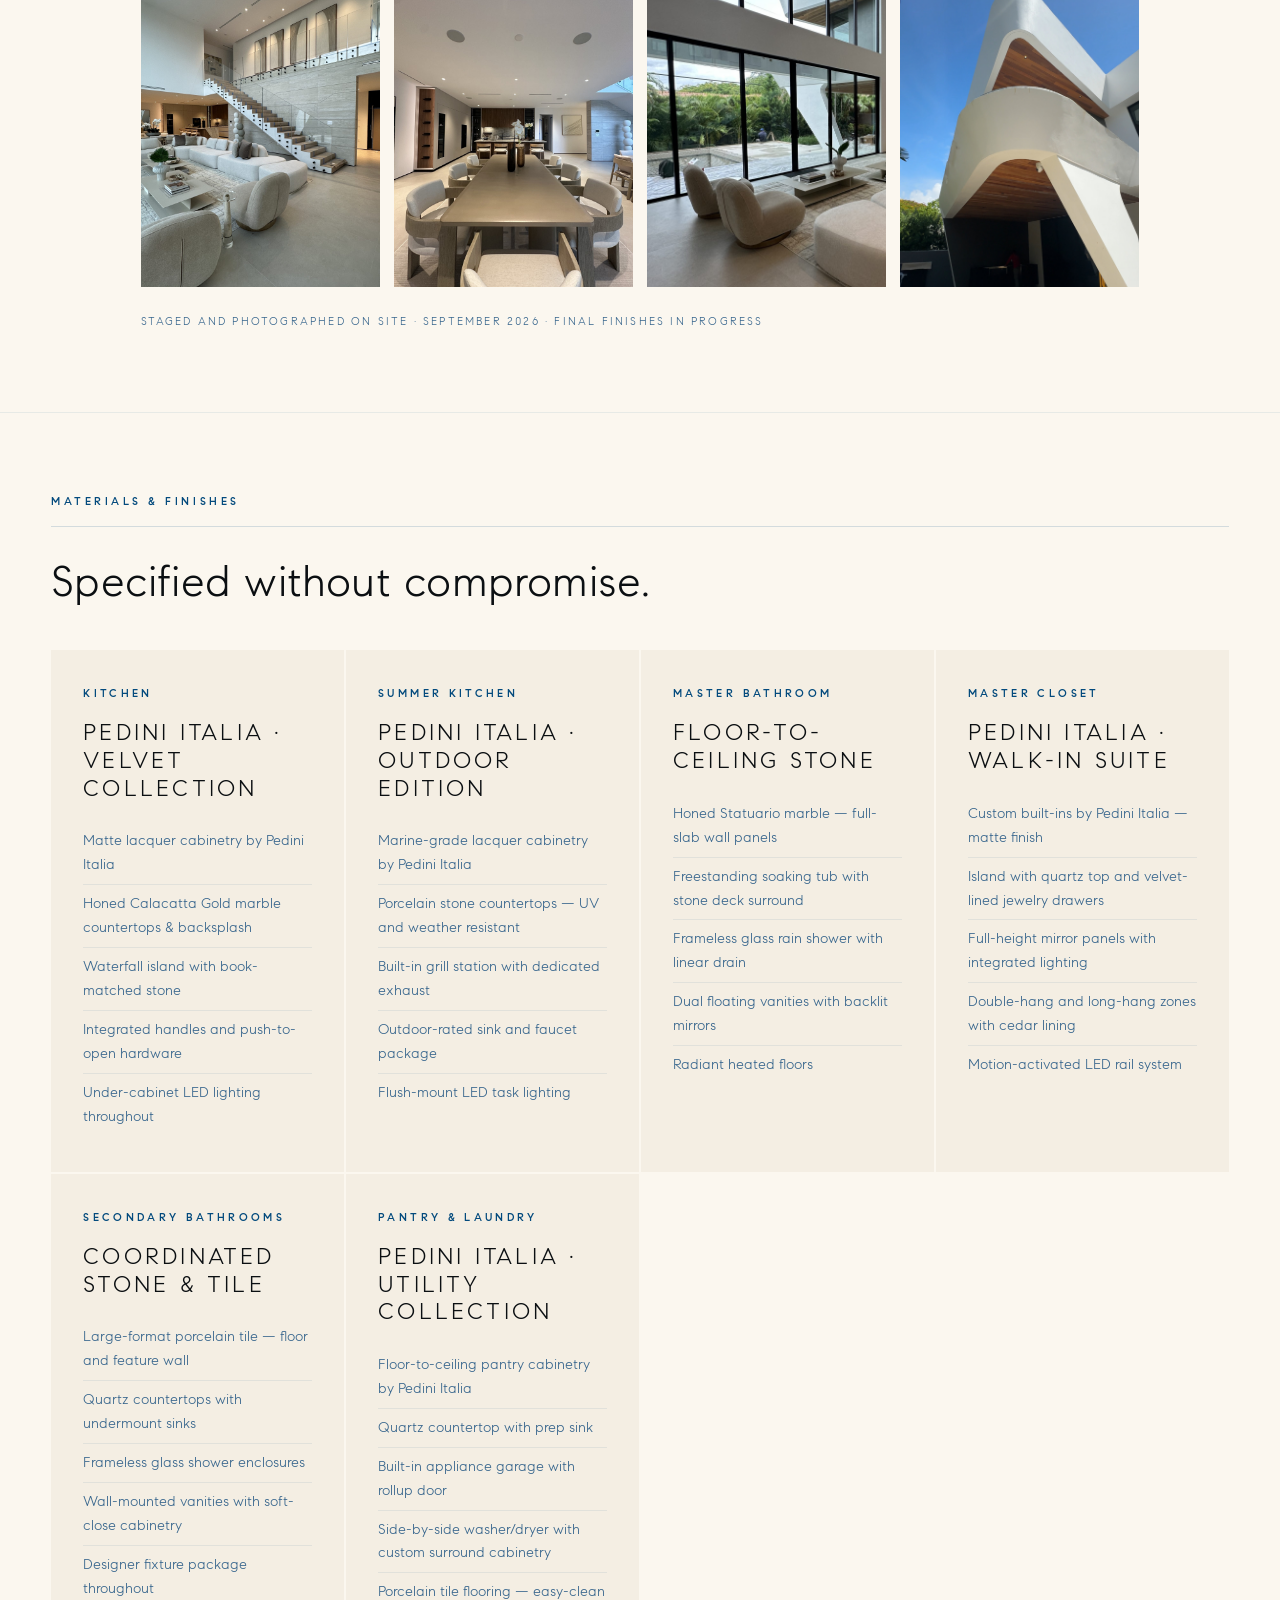
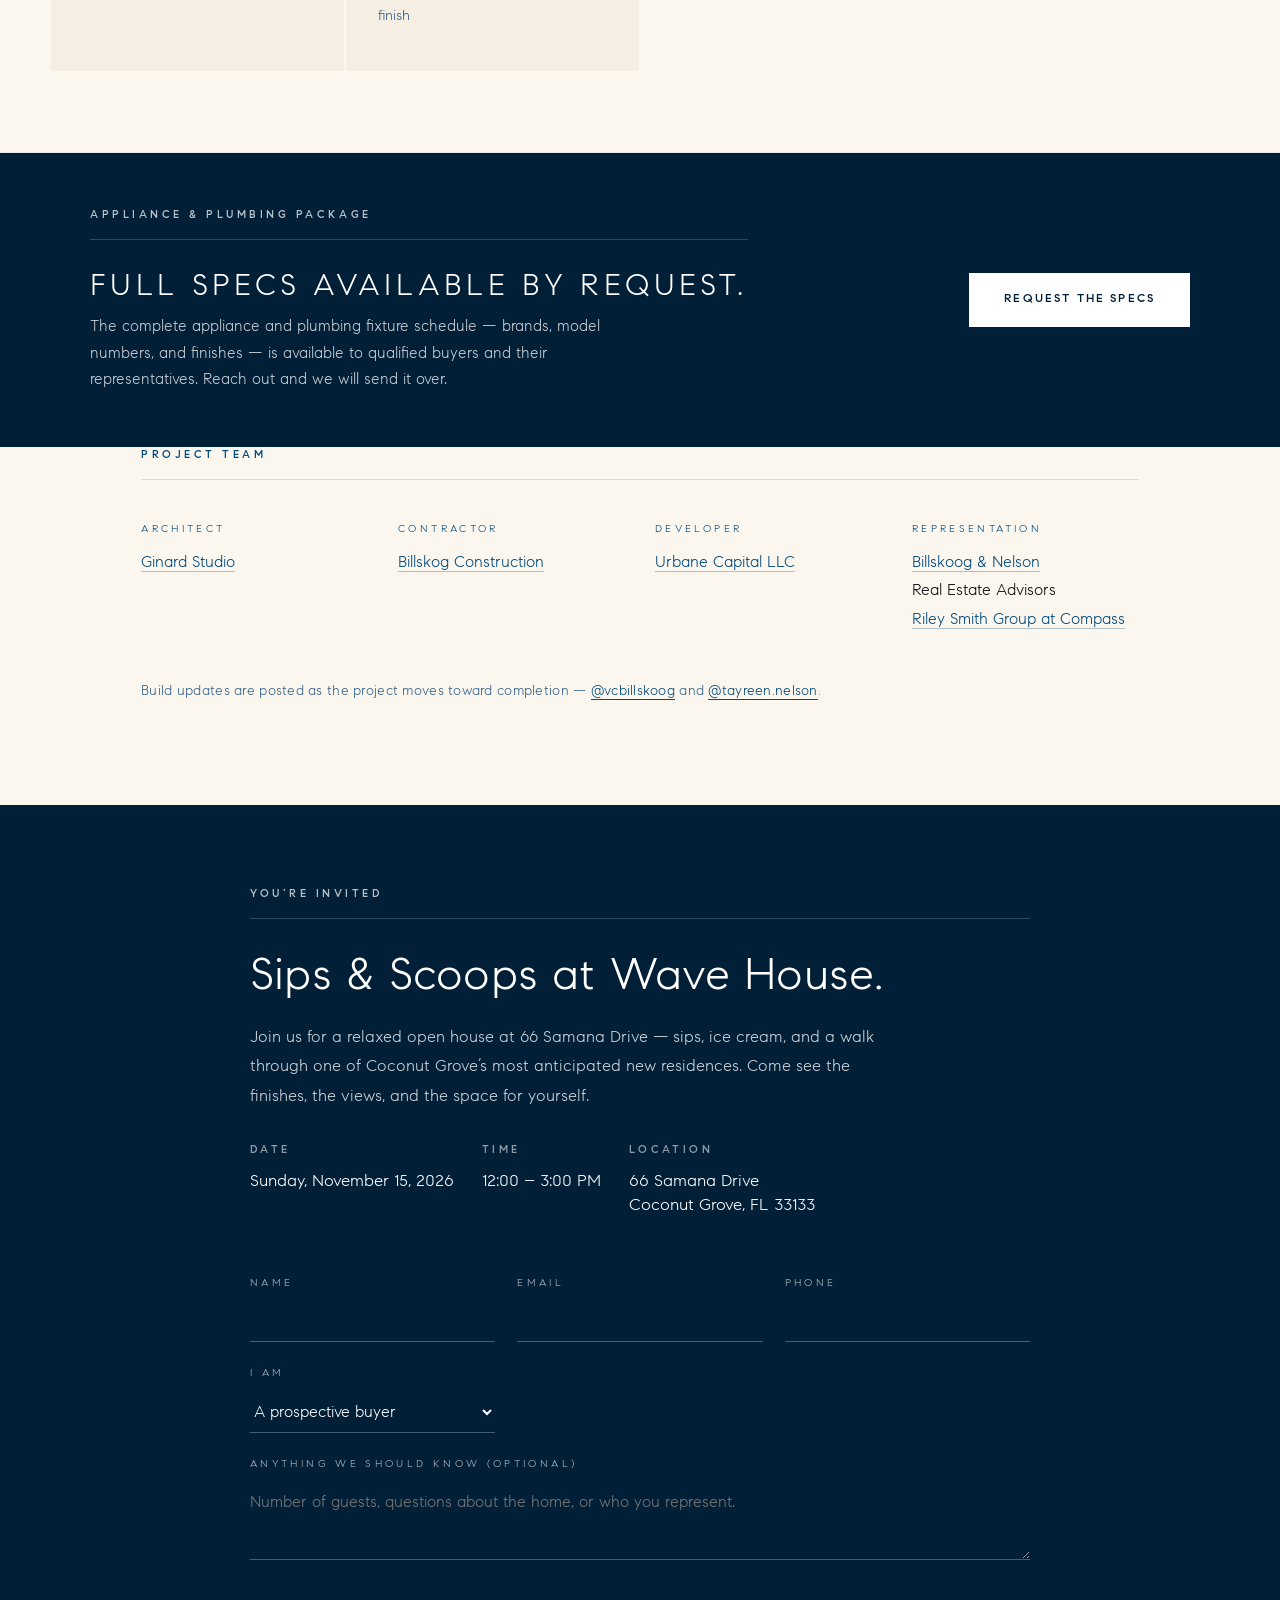
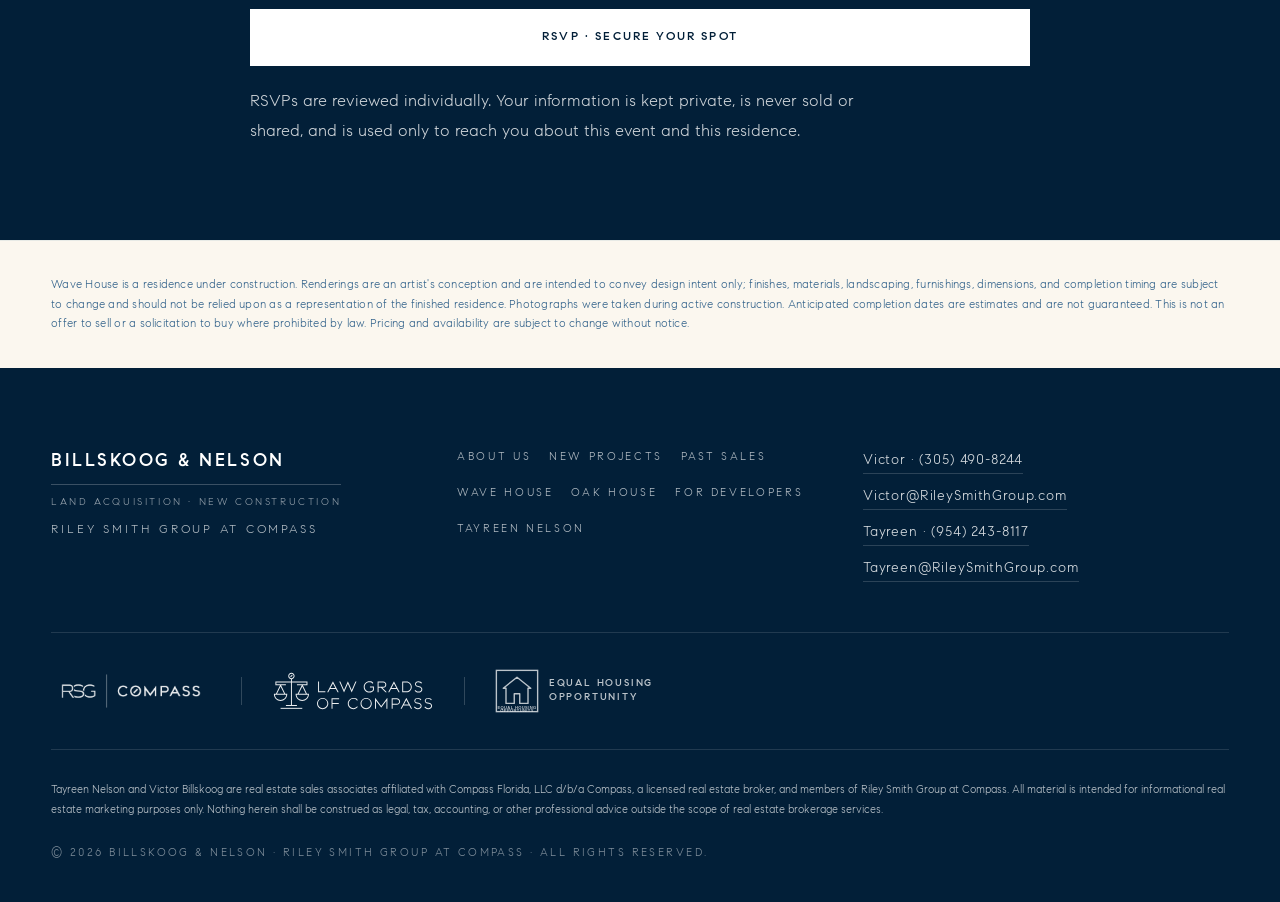
<file: wave-house/index.html>
<!DOCTYPE html>
<html lang="en">
<head>
  <meta charset="UTF-8" />
  <meta name="viewport" content="width=device-width, initial-scale=1.0" />
  <meta name="theme-color" content="#034A7D" />

  <title>Wave House · 66 Samana Drive, Coconut Grove | Now Listed at $8,699,000</title>
  <meta name="description" content="Wave House — a new-construction residence at 66 Samana Drive in Coconut Grove. 5 bedrooms, 6.5 baths, 4,770 SF. Listed at $8,699,000. Represented by Billskoog & Nelson · RSG at Compass." />
  <meta name="keywords" content="Wave House Coconut Grove, 66 Samana Drive, new construction Coconut Grove, Coconut Grove modern home, Miami new construction luxury, Billskoog Nelson, $8699000" />
  <link rel="canonical" href="https://billskoogandnelson.com/wave-house/" />

  <meta property="og:type" content="website" />
  <meta property="og:site_name" content="Billskoog &amp; Nelson · Riley Smith Group at Compass" />
  <meta property="og:title" content="Wave House · Coconut Grove · Now Listed at $8,699,000" />
  <meta property="og:description" content="5 BD · 6.5 BA · 4,770 SF · 9,664 SF lot. New construction at 66 Samana Drive, Coconut Grove. Listed on Compass." />
  <meta property="og:url" content="https://billskoogandnelson.com/wave-house/" />
  <meta property="og:image" content="https://billskoogandnelson.com/images/wave-house-rendering.jpg" />

  <meta name="twitter:card" content="summary_large_image" />
  <meta name="twitter:title" content="Wave House · Coconut Grove · Now Listed at $8,699,000" />
  <meta name="twitter:description" content="New construction at 66 Samana Drive, Coconut Grove. 5 BD · 6.5 BA · 4,770 SF." />
  <meta name="twitter:image" content="https://billskoogandnelson.com/images/wave-house-rendering.jpg" />

  <link rel="icon" type="image/png" sizes="32x32" href="/images/favicon-bn.png" />
  <link rel="apple-touch-icon" href="/images/apple-touch-icon-bn.png" />
  <link rel="preload" as="font" type="font/ttf" href="/assets/fonts/CompassSans-Light.ttf" crossorigin />
  <link rel="preload" as="font" type="font/ttf" href="/assets/fonts/CompassSans-Regular.ttf" crossorigin />
  <link rel="stylesheet" href="/styles.css" />

  <style>
    /* ── Wave House page ── */
    .wh-hero {
      position: relative;
      min-height: 86vh;
      display: flex;
      align-items: flex-end;
      padding: clamp(100px, 14vh, 160px) clamp(20px, 4vw, 56px) clamp(56px, 8vh, 90px);
      background: var(--ocean-ink);
      overflow: hidden;
    }
    .wh-hero::before {
      content: "";
      position: absolute; inset: 0;
      background-image: url('/images/wave-house-rendering.jpg');
      background-size: cover;
      background-position: center 42%;
      opacity: 0.92;
    }
    .wh-hero::after {
      content: "";
      position: absolute; inset: 0;
      background:
        linear-gradient(to right, rgba(2,31,56,0.74) 0%, rgba(2,31,56,0.34) 42%, rgba(2,31,56,0.04) 72%),
        linear-gradient(to bottom, rgba(2,31,56,0.46) 0%, rgba(2,31,56,0.20) 34%, rgba(2,31,56,0.90) 100%);
    }
    .wh-hero-inner { position: relative; z-index: 2; max-width: var(--content-max); margin: 0 auto; width: 100%; }
    .wh-eyebrow {
      font-size: 11px; font-weight: 500; text-transform: uppercase;
      letter-spacing: var(--eyebrow-tracked); color: rgba(255,255,255,0.82);
      margin-bottom: 20px;
    }
    .wh-hero h1 {
      color: #fff; font-size: clamp(44px, 6.4vw, 92px); line-height: 1.0;
      letter-spacing: var(--serif-tracked); margin: 0 0 18px; font-weight: 300;
    }
    .wh-hero h1.wh-logo { margin: 0 0 24px; line-height: 0; }
    .wh-hero h1.wh-logo img {
      display: block; width: min(600px, 84vw); height: auto;
    }
    .wh-address {
      color: rgba(255,255,255,0.9); font-size: clamp(14px, 1.3vw, 17px);
      letter-spacing: 0.22em; text-transform: uppercase; font-weight: 300; margin: 0 0 28px;
    }
    .wh-hero-lede {
      color: rgba(255,255,255,0.92); font-size: clamp(16px, 1.3vw, 19px);
      line-height: 1.7; font-weight: 300; max-width: 560px; margin: 0 0 34px;
    }
    .wh-hero-cta { display: flex; flex-wrap: wrap; gap: 14px; }
    .wh-btn {
      display: inline-block; padding: 16px 34px; font-size: 12px; font-weight: 500;
      text-transform: uppercase; letter-spacing: var(--button-tracked);
      background: #fff; color: var(--ocean-ink); border: 1px solid #fff;
      transition: background .25s var(--easing), color .25s var(--easing);
    }
    .wh-btn:hover { background: transparent; color: #fff; }
    .wh-btn-ghost { background: transparent; color: #fff; border-color: rgba(255,255,255,0.55); }
    .wh-btn-ghost:hover { background: #fff; color: var(--ocean-ink); }

    /* status strip */
    .wh-status {
      background: var(--ivory);
      border-bottom: 1px solid var(--line-soft);
      padding: clamp(28px, 4vh, 40px) clamp(20px, 4vw, 56px);
    }
    .wh-status-inner {
      max-width: var(--content-max); margin: 0 auto;
      display: grid; grid-template-columns: repeat(auto-fit, minmax(190px, 1fr)); gap: 28px;
    }
    .wh-stat .k {
      font-size: 10.5px; text-transform: uppercase; letter-spacing: var(--eyebrow-tracked);
      color: var(--ocean); margin-bottom: 9px;
    }
    .wh-stat .v { font-size: clamp(16px, 1.5vw, 19px); color: var(--ink); font-weight: 300; line-height: 1.45; }

    /* body */
    .wh-section { max-width: var(--content-narrow); margin: 0 auto; padding: clamp(66px, 9vh, 104px) clamp(20px, 4vw, 56px); }
    .wh-rule {
      font-size: 11px; font-weight: 500; text-transform: uppercase; letter-spacing: var(--eyebrow-tracked);
      color: var(--ocean); margin-bottom: 30px; padding-bottom: 14px; border-bottom: 1px solid var(--line); display: block;
    }
    .wh-section h2 { font-size: clamp(28px, 3.4vw, 46px); line-height: 1.12; color: var(--ink); font-weight: 300; margin: 0 0 24px; }
    .wh-section p { font-size: 16.5px; line-height: 1.78; color: var(--muted); font-weight: 300; margin: 0 0 20px; max-width: 700px; }
    .wh-section p strong { color: var(--ink); font-weight: 500; }

    /* gallery */
    .wh-gallery {
      display: grid; grid-template-columns: repeat(auto-fit, minmax(200px, 1fr));
      gap: 14px; margin: 44px 0 8px;
    }
    .wh-gallery figure { margin: 0; overflow: hidden; background: var(--ivory); }
    .wh-gallery img { width: 100%; height: 100%; object-fit: cover; aspect-ratio: 3/4; display: block; transition: transform .6s var(--easing); }
    .wh-gallery figure:hover img { transform: scale(1.04); }
    .wh-section p.wh-caption { font-size: 11px; line-height: 1.7; text-transform: uppercase; letter-spacing: 0.2em; color: var(--muted); max-width: none; margin: 26px 0 0; }

    /* finishes grid */
    .wh-finishes {
      background: var(--paper);
      border-top: 1px solid var(--line-soft);
      border-bottom: 1px solid var(--line-soft);
      padding: clamp(66px, 9vh, 104px) clamp(20px, 4vw, 56px);
    }
    .wh-finishes-inner { max-width: var(--content-max); margin: 0 auto; }
    .wh-finishes-inner .wh-rule { color: var(--ocean); border-bottom-color: var(--line); }
    .wh-finishes-inner h2 { font-size: clamp(28px, 3.4vw, 46px); line-height: 1.12; color: var(--ink); font-weight: 300; margin: 0 0 44px; }
    .wh-finishes-grid {
      display: grid;
      grid-template-columns: repeat(auto-fit, minmax(280px, 1fr));
      gap: 2px;
    }
    .wh-finish-card {
      background: var(--ivory);
      padding: 36px 32px;
    }
    .wh-finish-card .fc-room {
      font-size: 10.5px; font-weight: 500; text-transform: uppercase;
      letter-spacing: var(--eyebrow-tracked); color: var(--ocean); margin-bottom: 16px;
    }
    .wh-finish-card h3 {
      font-size: clamp(18px, 1.8vw, 24px); font-weight: 300; color: var(--ink);
      line-height: 1.2; margin: 0 0 20px;
    }
    .wh-finish-card ul {
      list-style: none; padding: 0; margin: 0;
    }
    .wh-finish-card ul li {
      font-size: 14.5px; line-height: 1.65; color: var(--muted);
      font-weight: 300; padding: 7px 0; border-bottom: 1px solid var(--line-soft);
    }
    .wh-finish-card ul li:last-child { border-bottom: none; }

    /* appliance callout */
    .wh-appliance {
      background: var(--ocean-ink);
      padding: clamp(44px, 6vh, 66px) clamp(20px, 4vw, 56px);
    }
    .wh-appliance-inner {
      max-width: var(--content-narrow); margin: 0 auto;
      display: flex; flex-wrap: wrap; align-items: center; justify-content: space-between; gap: 28px;
    }
    .wh-appliance-text .wh-rule { color: rgba(255,255,255,0.72); border-bottom-color: rgba(255,255,255,0.18); }
    .wh-appliance-text h3 { font-size: clamp(22px, 2.4vw, 32px); font-weight: 300; color: #fff; margin: 0 0 12px; }
    .wh-appliance-text p { font-size: 15.5px; line-height: 1.72; color: rgba(255,255,255,0.78); font-weight: 300; margin: 0; max-width: 520px; }

    /* RSVP / Sips & Scoops */
    .wh-rsvp { background: var(--ocean-ink); color: #fff; padding: clamp(66px, 9vh, 110px) clamp(20px, 4vw, 56px); }
    .wh-rsvp-inner { max-width: 780px; margin: 0 auto; }
    .wh-rsvp .wh-rule { color: rgba(255,255,255,0.72); border-bottom-color: rgba(255,255,255,0.18); }
    .wh-rsvp h2 { color: #fff; font-size: clamp(30px, 3.6vw, 50px); font-weight: 300; line-height: 1.1; margin: 0 0 22px; }
    .wh-rsvp p { color: rgba(255,255,255,0.8); font-size: 16.5px; line-height: 1.78; font-weight: 300; max-width: 640px; }
    .wh-event-details {
      display: flex; flex-wrap: wrap; gap: 28px; margin: 32px 0 44px;
    }
    .wh-event-detail .ed-k {
      font-size: 10.5px; font-weight: 500; text-transform: uppercase;
      letter-spacing: var(--eyebrow-tracked); color: rgba(255,255,255,0.56); margin-bottom: 8px;
    }
    .wh-event-detail .ed-v {
      font-size: 17px; color: #fff; font-weight: 300; line-height: 1.4;
    }
    .wh-form { margin-top: 44px; }
    .wh-form-grid { display: grid; grid-template-columns: repeat(auto-fit, minmax(240px, 1fr)); gap: 22px; }
    .wh-field-full { grid-column: 1 / -1; }
    .wh-form label {
      display: block; font-size: 10.5px; text-transform: uppercase;
      letter-spacing: var(--eyebrow-tracked); color: rgba(255,255,255,0.68); margin-bottom: 10px;
    }
    .wh-form input, .wh-form select, .wh-form textarea {
      width: 100%; background: transparent; border: none;
      border-bottom: 1px solid rgba(255,255,255,0.28);
      color: #fff; font-family: inherit; font-size: 16px; font-weight: 300;
      padding: 10px 0; border-radius: 0; transition: border-color .25s var(--easing);
    }
    .wh-form input:focus, .wh-form select:focus, .wh-form textarea:focus {
      outline: none; border-bottom-color: #fff;
    }
    .wh-form select option { background: var(--ocean-ink); color: #fff; }
    .wh-form textarea { resize: vertical; }
    .wh-submit {
      margin-top: 40px; width: 100%; padding: 18px 34px; cursor: pointer;
      background: #fff; color: var(--ocean-ink); border: 1px solid #fff;
      font-family: inherit; font-size: 12px; font-weight: 500;
      text-transform: uppercase; letter-spacing: var(--button-tracked);
      transition: background .25s var(--easing), color .25s var(--easing);
    }
    .wh-submit:hover { background: transparent; color: #fff; }
    .wh-form-note { font-size: 12.5px; color: rgba(255,255,255,0.55); margin-top: 20px; line-height: 1.6; }

    /* team credits */
    .wh-team { display: grid; grid-template-columns: repeat(auto-fit, minmax(210px, 1fr)); gap: 30px; margin-top: 40px; }
    .wh-team .k { font-size: 10.5px; text-transform: uppercase; letter-spacing: var(--eyebrow-tracked); color: var(--ocean); margin-bottom: 9px; }
    .wh-team .v { font-size: 16px; color: var(--ink); font-weight: 300; }
    .wh-team .v a {
      color: var(--ocean);
      border-bottom: 1px solid rgba(3, 74, 125, 0.32);
      transition: border-color .2s var(--easing);
    }
    .wh-team .v a:hover { border-bottom-color: var(--ocean); }

    .wh-follow {
      margin-top: 26px !important; font-size: 14px !important; color: var(--muted);
      letter-spacing: 0.02em;
    }
    .wh-follow a { color: var(--ocean); border-bottom: 1px solid var(--ocean); }

    .wh-legal {
      background: var(--paper); border-top: 1px solid var(--line-soft);
      padding: 34px clamp(20px, 4vw, 56px);
    }
    .wh-legal p {
      max-width: var(--content-max); margin: 0 auto; font-size: 11.5px;
      line-height: 1.7; color: var(--muted); letter-spacing: 0.02em;
    }
    @media (max-width: 640px) {
      .wh-hero { min-height: 78vh; }
      .wh-hero-cta .wh-btn { width: 100%; text-align: center; }
      .wh-appliance-inner { flex-direction: column; }
    }
  </style>
<!-- structured data: Billskoog & Nelson -->
<script type="application/ld+json">
{
  "@context": "https://schema.org",
  "@graph": [
    {
      "@type": "RealEstateAgent",
      "@id": "https://billskoogandnelson.com/#organization",
      "name": "Billskoog & Nelson",
      "url": "https://billskoogandnelson.com/new-construction/",
      "description": "A new-construction and land-acquisition partnership of licensed real estate sales associates within the Riley Smith Group at Compass, advising buyers, investors, developers and landowners on land, ground-up construction and completed new-construction residences in Coconut Grove and greater Miami.",
      "areaServed": [
        {
          "@type": "Place",
          "name": "Coconut Grove, Miami, Florida"
        },
        {
          "@type": "City",
          "name": "Miami",
          "containedInPlace": {
            "@type": "State",
            "name": "Florida"
          }
        },
        {
          "@type": "Place",
          "name": "Coral Gables, Florida"
        },
        {
          "@type": "Place",
          "name": "Pinecrest, Florida"
        },
        {
          "@type": "Place",
          "name": "South Miami, Florida"
        }
      ],
      "knowsAbout": [
        "Luxury new construction",
        "Land acquisition",
        "Residential development sites",
        "Ground-up construction",
        "New-construction buyer representation",
        "Developer and builder representation",
        "Spec home sales",
        "Teardown and vacant land evaluation",
        "Coconut Grove tree ordinance and protected specimens",
        "Flood elevation and setbacks in Miami-Dade",
        "New-construction contracts and closings"
      ],
      "parentOrganization": {
        "@type": "RealEstateAgent",
        "name": "Compass Florida, LLC",
        "alternateName": "Compass"
      },
      "memberOf": {
        "@type": "Organization",
        "name": "Riley Smith Group at Compass"
      },
      "member": [
        {
          "@id": "https://billskoogandnelson.com/#victor"
        },
        {
          "@id": "https://billskoogandnelson.com/#tayreen"
        }
      ],
      "sameAs": [
        "https://www.instagram.com/vcbillskoog/",
        "https://www.instagram.com/tayreen.nelson/"
      ]
    },
    {
      "@type": "SingleFamilyResidence",
      "@id": "https://billskoogandnelson.com/wave-house/#residence",
      "name": "Wave House",
      "url": "https://billskoogandnelson.com/wave-house/",
      "description": "A new-construction residence at 66 Samana Drive in Coconut Grove. 5 bedrooms, 6.5 baths, 4,770 SF of living space on a 9,664 SF lot. Listed at $8,699,000.",
      "address": {
        "@type": "PostalAddress",
        "streetAddress": "66 Samana Drive",
        "addressLocality": "Coconut Grove",
        "addressRegion": "FL",
        "postalCode": "33133",
        "addressCountry": "US"
      },
      "numberOfBedrooms": 5,
      "numberOfFullBathrooms": 6,
      "floorSize": {
        "@type": "QuantitativeValue",
        "value": 4770,
        "unitCode": "FTK"
      },
      "offers": {
        "@type": "Offer",
        "price": "8699000",
        "priceCurrency": "USD"
      }
    },
    {
      "@type": "WebPage",
      "@id": "https://billskoogandnelson.com/wave-house/#webpage",
      "url": "https://billskoogandnelson.com/wave-house/",
      "name": "Wave House — 66 Samana Drive, Coconut Grove",
      "description": "New construction at 66 Samana Drive in Coconut Grove. 5 BD · 6.5 BA · 4,770 SF. Listed at $8,699,000.",
      "about": {
        "@id": "https://billskoogandnelson.com/#organization"
      },
      "publisher": {
        "@id": "https://billskoogandnelson.com/#organization"
      },
      "inLanguage": "en-US"
    },
    {
      "@type": "BreadcrumbList",
      "itemListElement": [
        {
          "@type": "ListItem",
          "position": 1,
          "name": "Home",
          "item": "https://billskoogandnelson.com/"
        },
        {
          "@type": "ListItem",
          "position": 2,
          "name": "New Construction",
          "item": "https://billskoogandnelson.com/new-construction/"
        },
        {
          "@type": "ListItem",
          "position": 3,
          "name": "Wave House",
          "item": "https://billskoogandnelson.com/wave-house/"
        }
      ]
    }
  ]
}
</script>
</head>
<body class="bn-brand">

  <a class="skip-link" href="#main">Skip to content</a>

  <header class="site-header is-scrolled bn-header" id="siteHeader">
    <a class="brand" href="/new-construction/" aria-label="Billskoog &amp; Nelson — Riley Smith Group at Compass — return to home">
      <span class="brand-name">Billskoog &amp; Nelson</span>
      <span class="brand-divider" aria-hidden="true">·</span>
      <span class="brand-sub">RSG at Compass</span>
    </a>
    <nav class="primary-nav" aria-label="Primary">
      <a href="/new-construction/#partnership">About Us</a>
      <a href="/new-construction/#projects">New Projects</a>
      <a href="/wave-house/" aria-current="page">Wave House</a>
      <a href="/oak-house/">Oak House</a>
      <a href="/developers/">For Developers</a>
      <a href="/wave-house/#rsvp" class="nav-cta">Contact</a>
    </nav>
    <button class="nav-toggle" aria-label="Toggle navigation" aria-expanded="false" aria-controls="mobileNav">
      <span></span><span></span><span></span>
    </button>
  </header>
  <div class="mobile-nav" id="mobileNav" hidden>
    <a href="/new-construction/#partnership">About Us</a>
    <a href="/new-construction/#projects">New Projects</a>
    <a href="/wave-house/" aria-current="page">Wave House</a>
    <a href="/oak-house/">Oak House</a>
    <a href="/developers/">For Developers</a>
    <a href="/wave-house/#rsvp">Contact</a>
  </div>

  <main id="main">

    <section class="wh-hero">
      <div class="wh-hero-inner">
        <p class="wh-eyebrow">Now Listed · $8,699,000 · Coconut Grove</p>
        <h1 class="wh-logo"><img src="/images/wave-house-logo.png" alt="Wave House" width="1208" height="272" /></h1>
        <p class="wh-address">66 Samana Drive · Coconut Grove, FL 33133</p>
        <p class="wh-hero-lede">
          Wave House is now on the market. Five bedrooms, 6.5 baths, and 4,770 SF of sculptural
          new construction in Coconut Grove&rsquo;s Bay Heights — ready to tour.
        </p>
        <div class="wh-hero-cta">
          <a href="https://www.compass.com/homedetails/66-Samana-Dr-Coconut-Grove-FL-33133/1CAO29_pid/" target="_blank" rel="noopener noreferrer" class="wh-btn">View on Compass</a>
          <a href="#rsvp" class="wh-btn wh-btn-ghost">Schedule a Tour</a>
        </div>
      </div>
    </section>

    <section class="wh-status">
      <div class="wh-status-inner">
        <div class="wh-stat">
          <p class="k">Residence</p>
          <p class="v">5 BD · 6.5 BA · 4,770 SF</p>
        </div>
        <div class="wh-stat">
          <p class="k">Lot</p>
          <p class="v">9,664 SF</p>
        </div>
        <div class="wh-stat">
          <p class="k">List Price</p>
          <p class="v">$8,699,000</p>
        </div>
        <div class="wh-stat">
          <p class="k">Completion</p>
          <p class="v">2026</p>
        </div>
        <div class="wh-stat">
          <p class="k">Listed On</p>
          <p class="v">Compass</p>
        </div>
      </div>
    </section>

    <section class="wh-section">
      <span class="wh-rule">The Residence</span>
      <h2>Where home and art blur.</h2>
      <p>
        Introducing Wave House, an iconic architectural masterpiece in Coconut Grove&rsquo;s coveted
        Bay Heights. Defined by its sculptural presence, soft organic forms, and refined architectural
        expression, this extraordinary residence blurs the line between home and art.
      </p>
      <p>
        Developed in collaboration with Urbane Capital, Billskog Construction and Ginard Studio, Wave
        House is a bold statement of modern luxury, where every curve, volume, and material has been
        thoughtfully composed to create a home of exceptional beauty and distinction. A curated palette
        of rich materials, custom millwork, and bespoke finishes reflects an uncompromising commitment
        to quality and design.
      </p>
      <p>
        The home offers the privacy and tranquility of a secluded urban retreat while embracing the
        vibrant lifestyle of Coconut Grove. More than a residence, Wave House is a collectible piece of
        architecture, an iconic expression of artistry, sophistication, and elevated living in one of
        Miami&rsquo;s most prestigious neighborhoods.
      </p>

      <div class="wh-gallery">
        <figure><img src="/images/wave-house-stair.jpg" alt="Wave House &mdash; the floating stair and glass railing against a full-height travertine wall, staged living room beyond" loading="lazy" /></figure>
        <figure><img src="/images/wave-house-dining.jpg" alt="Wave House &mdash; staged dining room looking through to the walnut kitchen" loading="lazy" /></figure>
        <figure><img src="/images/wave-house-pool-view.jpg" alt="Wave House &mdash; double-height glass wall opening to the pool terrace" loading="lazy" /></figure>
        <figure><img src="/images/wave-house-cantilever.jpg" alt="Wave House &mdash; folded cantilevered roofline with wood soffit, seen from below" loading="lazy" /></figure>
      </div>
      <p class="wh-caption">Staged and photographed on site · September 2026 · Final finishes in progress</p>
    </section>

    <!-- Materials & Finishes -->
    <section class="wh-finishes">
      <div class="wh-finishes-inner">
        <span class="wh-rule">Materials &amp; Finishes</span>
        <h2>Specified without compromise.</h2>
        <div class="wh-finishes-grid">

          <div class="wh-finish-card">
            <p class="fc-room">Kitchen</p>
            <h3>Pedini Italia · Velvet Collection</h3>
            <ul>
              <li>Matte lacquer cabinetry by Pedini Italia</li>
              <li>Honed Calacatta Gold marble countertops &amp; backsplash</li>
              <li>Waterfall island with book-matched stone</li>
              <li>Integrated handles and push-to-open hardware</li>
              <li>Under-cabinet LED lighting throughout</li>
            </ul>
          </div>

          <div class="wh-finish-card">
            <p class="fc-room">Summer Kitchen</p>
            <h3>Pedini Italia · Outdoor Edition</h3>
            <ul>
              <li>Marine-grade lacquer cabinetry by Pedini Italia</li>
              <li>Porcelain stone countertops — UV and weather resistant</li>
              <li>Built-in grill station with dedicated exhaust</li>
              <li>Outdoor-rated sink and faucet package</li>
              <li>Flush-mount LED task lighting</li>
            </ul>
          </div>

          <div class="wh-finish-card">
            <p class="fc-room">Master Bathroom</p>
            <h3>Floor-to-Ceiling Stone</h3>
            <ul>
              <li>Honed Statuario marble — full-slab wall panels</li>
              <li>Freestanding soaking tub with stone deck surround</li>
              <li>Frameless glass rain shower with linear drain</li>
              <li>Dual floating vanities with backlit mirrors</li>
              <li>Radiant heated floors</li>
            </ul>
          </div>

          <div class="wh-finish-card">
            <p class="fc-room">Master Closet</p>
            <h3>Pedini Italia · Walk-In Suite</h3>
            <ul>
              <li>Custom built-ins by Pedini Italia — matte finish</li>
              <li>Island with quartz top and velvet-lined jewelry drawers</li>
              <li>Full-height mirror panels with integrated lighting</li>
              <li>Double-hang and long-hang zones with cedar lining</li>
              <li>Motion-activated LED rail system</li>
            </ul>
          </div>

          <div class="wh-finish-card">
            <p class="fc-room">Secondary Bathrooms</p>
            <h3>Coordinated Stone &amp; Tile</h3>
            <ul>
              <li>Large-format porcelain tile — floor and feature wall</li>
              <li>Quartz countertops with undermount sinks</li>
              <li>Frameless glass shower enclosures</li>
              <li>Wall-mounted vanities with soft-close cabinetry</li>
              <li>Designer fixture package throughout</li>
            </ul>
          </div>

          <div class="wh-finish-card">
            <p class="fc-room">Pantry &amp; Laundry</p>
            <h3>Pedini Italia · Utility Collection</h3>
            <ul>
              <li>Floor-to-ceiling pantry cabinetry by Pedini Italia</li>
              <li>Quartz countertop with prep sink</li>
              <li>Built-in appliance garage with rollup door</li>
              <li>Side-by-side washer/dryer with custom surround cabinetry</li>
              <li>Porcelain tile flooring — easy-clean finish</li>
            </ul>
          </div>

        </div>
      </div>
    </section>

    <!-- Appliance & Plumbing callout -->
    <section class="wh-appliance">
      <div class="wh-appliance-inner">
        <div class="wh-appliance-text">
          <span class="wh-rule">Appliance &amp; Plumbing Package</span>
          <h3>Full specs available by request.</h3>
          <p>
            The complete appliance and plumbing fixture schedule — brands, model numbers, and finishes —
            is available to qualified buyers and their representatives. Reach out and we will send it over.
          </p>
        </div>
        <a href="mailto:Tayreen@RileySmithGroup.com?subject=Wave%20House%20%E2%80%94%20Appliance%20%26%20Plumbing%20Package&body=Hi%20Tayreen%2C%0A%0AI%27d%20like%20to%20receive%20the%20full%20appliance%20and%20plumbing%20specification%20for%20Wave%20House." class="wh-btn" style="white-space:nowrap; flex-shrink:0;">Request the Specs</a>
      </div>
    </section>

    <section class="wh-section" style="padding-top:0;">
      <span class="wh-rule">Project Team</span>
      <div class="wh-team">
        <div><p class="k">Architect</p><p class="v"><a href="https://www.ginardstudio.com" target="_blank" rel="noopener noreferrer">Ginard Studio</a></p></div>
        <div><p class="k">Contractor</p><p class="v"><a href="https://billskogconstruction.com" target="_blank" rel="noopener noreferrer">Billskog Construction</a></p></div>
        <div><p class="k">Developer</p><p class="v"><a href="https://urbanecapitalllc.com" target="_blank" rel="noopener noreferrer">Urbane Capital LLC</a></p></div>
        <div><p class="k">Representation</p><p class="v"><a href="/new-construction/">Billskoog &amp; Nelson</a><br />Real Estate Advisors<br /><a href="https://rileysmithgroup.com" target="_blank" rel="noopener noreferrer">Riley Smith Group at Compass</a></p></div>
      </div>

      <p class="wh-follow">
        Build updates are posted as the project moves toward completion —
        <a href="https://www.instagram.com/vcbillskoog/" target="_blank" rel="noopener noreferrer">@vcbillskoog</a> and
        <a href="https://www.instagram.com/tayreen.nelson/" target="_blank" rel="noopener noreferrer">@tayreen.nelson</a>.
      </p>
    </section>

    <!-- Sips & Scoops / RSVP -->
    <section class="wh-rsvp" id="rsvp">
      <div class="wh-rsvp-inner">
        <span class="wh-rule">You&rsquo;re Invited</span>
        <h2>Sips &amp; Scoops at Wave House.</h2>
        <p>
          Join us for a relaxed open house at 66 Samana Drive — sips, ice cream, and a walk through
          one of Coconut Grove&rsquo;s most anticipated new residences. Come see the finishes, the views,
          and the space for yourself.
        </p>

        <div class="wh-event-details">
          <div class="wh-event-detail">
            <p class="ed-k">Date</p>
            <p class="ed-v">Sunday, November 15, 2026</p>
          </div>
          <div class="wh-event-detail">
            <p class="ed-k">Time</p>
            <p class="ed-v">12:00 – 3:00 PM</p>
          </div>
          <div class="wh-event-detail">
            <p class="ed-k">Location</p>
            <p class="ed-v">66 Samana Drive<br />Coconut Grove, FL 33133</p>
          </div>
        </div>

        <form class="wh-form"
              action="https://formspree.io/f/xwvyjjek"
              method="POST"
              aria-label="RSVP for Sips &amp; Scoops at Wave House">
          <input type="hidden" name="_subject" value="Wave House — Sips &amp; Scoops RSVP" />
          <input type="hidden" name="source" value="billskoogandnelson.com/wave-house" />

          <div class="wh-form-grid">
            <div>
              <label for="rsvp-name">Name</label>
              <input id="rsvp-name" name="name" type="text" autocomplete="name" required />
            </div>
            <div>
              <label for="rsvp-email">Email</label>
              <input id="rsvp-email" name="email" type="email" autocomplete="email" required />
            </div>
            <div>
              <label for="rsvp-phone">Phone</label>
              <input id="rsvp-phone" name="phone" type="tel" autocomplete="tel" />
            </div>
            <div>
              <label for="rsvp-role">I am</label>
              <select id="rsvp-role" name="role">
                <option>A prospective buyer</option>
                <option>An agent representing a buyer</option>
                <option>An advisor (attorney, family office, wealth manager)</option>
                <option>Other</option>
              </select>
            </div>
            <div class="wh-field-full">
              <label for="rsvp-message">Anything we should know (optional)</label>
              <textarea id="rsvp-message" name="message" rows="3" placeholder="Number of guests, questions about the home, or who you represent."></textarea>
            </div>
          </div>

          <button type="submit" class="wh-submit">RSVP · Secure Your Spot</button>
          <p class="wh-form-note">
            RSVPs are reviewed individually. Your information is kept private, is never sold or
            shared, and is used only to reach you about this event and this residence.
          </p>
        </form>
      </div>
    </section>

    <div class="wh-legal">
      <p>
        Wave House is a residence under construction. Renderings are an artist's conception and
        are intended to convey design intent only; finishes, materials, landscaping, furnishings,
        dimensions, and completion timing are subject to change and should not be relied upon as a
        representation of the finished residence. Photographs were taken during active construction.
        Anticipated completion dates are estimates and are not guaranteed. This is not an offer to
        sell or a solicitation to buy where prohibited by law. Pricing and availability are subject
        to change without notice.
      </p>
    </div>

  </main>

  <footer class="site-footer">
    <div class="footer-top">
      <div class="footer-brand">
        <p class="footer-name">Billskoog &amp; Nelson</p>
        <p class="footer-desc">Land Acquisition &middot; New Construction</p>
        <p class="footer-team">Riley Smith Group at Compass</p>
      </div>
      <nav class="footer-nav" aria-label="Footer">
        <a href="/new-construction/#partnership">About Us</a>
        <a href="/new-construction/#projects">New Projects</a>
        <a href="/new-construction/#record">Past Sales</a>
        <a href="/wave-house/">Wave House</a>
        <a href="/oak-house/">Oak House</a>
        <a href="/developers/">For Developers</a>
        <a href="https://tayreennelson.com/">Tayreen Nelson</a>
      </nav>
      <div class="footer-contact">
        <a href="tel:+13054908244">Victor · (305) 490-8244</a>
        <a href="mailto:Victor@RileySmithGroup.com">Victor@RileySmithGroup.com</a>
        <a href="tel:+19542438117">Tayreen · (954) 243-8117</a>
        <a href="mailto:Tayreen@RileySmithGroup.com">Tayreen@RileySmithGroup.com</a>
      </div>
    </div>
    <div class="footer-logos">
      <img src="/images/rsg-compass-white.png" alt="Riley Smith Group at Compass" />
      <span class="footer-logo-divider" aria-hidden="true"></span>
      <img src="/images/law-grads-white.svg" alt="Law Grads of Compass" />
      <span class="footer-logo-divider" aria-hidden="true"></span>
      <div class="eho-badge" aria-label="Equal Housing Opportunity">
        <svg xmlns="http://www.w3.org/2000/svg" viewBox="0 0 64 64" width="44" height="44" aria-hidden="true" role="img" focusable="false">
          <rect x="2" y="2" width="60" height="60" fill="none" stroke="currentColor" stroke-width="2"/>
          <path d="M32 12 L52 28 L48 28 L48 50 L36 50 L36 36 L28 36 L28 50 L16 50 L16 28 L12 28 Z" fill="none" stroke="currentColor" stroke-width="2" stroke-linejoin="round"/>
          <text x="32" y="58" font-family="Arial, sans-serif" font-size="6" font-weight="700" text-anchor="middle" fill="currentColor" letter-spacing="0.5">EQUAL HOUSING</text>
          <text x="32" y="63" font-family="Arial, sans-serif" font-size="6" font-weight="700" text-anchor="middle" fill="currentColor" letter-spacing="0.5">OPPORTUNITY</text>
        </svg>
        <span class="eho-label">Equal Housing<br/>Opportunity</span>
      </div>
    </div>
    <p class="footer-disclaimer">
      Tayreen Nelson and Victor Billskoog are real estate sales associates affiliated with Compass Florida, LLC d/b/a Compass, a licensed real estate broker, and members of Riley Smith Group at Compass. All material is intended for informational real estate marketing purposes only. Nothing herein shall be construed as legal, tax, accounting, or other professional advice outside the scope of real estate brokerage services.
    </p>
    <p class="footer-copy">© <span id="year">2026</span> Billskoog &amp; Nelson · Riley Smith Group at Compass · All rights reserved.</p>
  </footer>

  <script>
    document.getElementById('year').textContent = new Date().getFullYear();
    (function(){
      var btn = document.querySelector('.nav-toggle');
      var nav = document.getElementById('mobileNav');
      if(!btn || !nav) return;
      btn.addEventListener('click', function(){
        var open = !nav.hasAttribute('hidden');
        if(open){ nav.setAttribute('hidden',''); btn.setAttribute('aria-expanded','false'); btn.classList.remove('is-open'); }
        else { nav.removeAttribute('hidden'); btn.setAttribute('aria-expanded','true'); btn.classList.add('is-open'); }
      });
    })();
  </script>
</body>
</html>
</file>
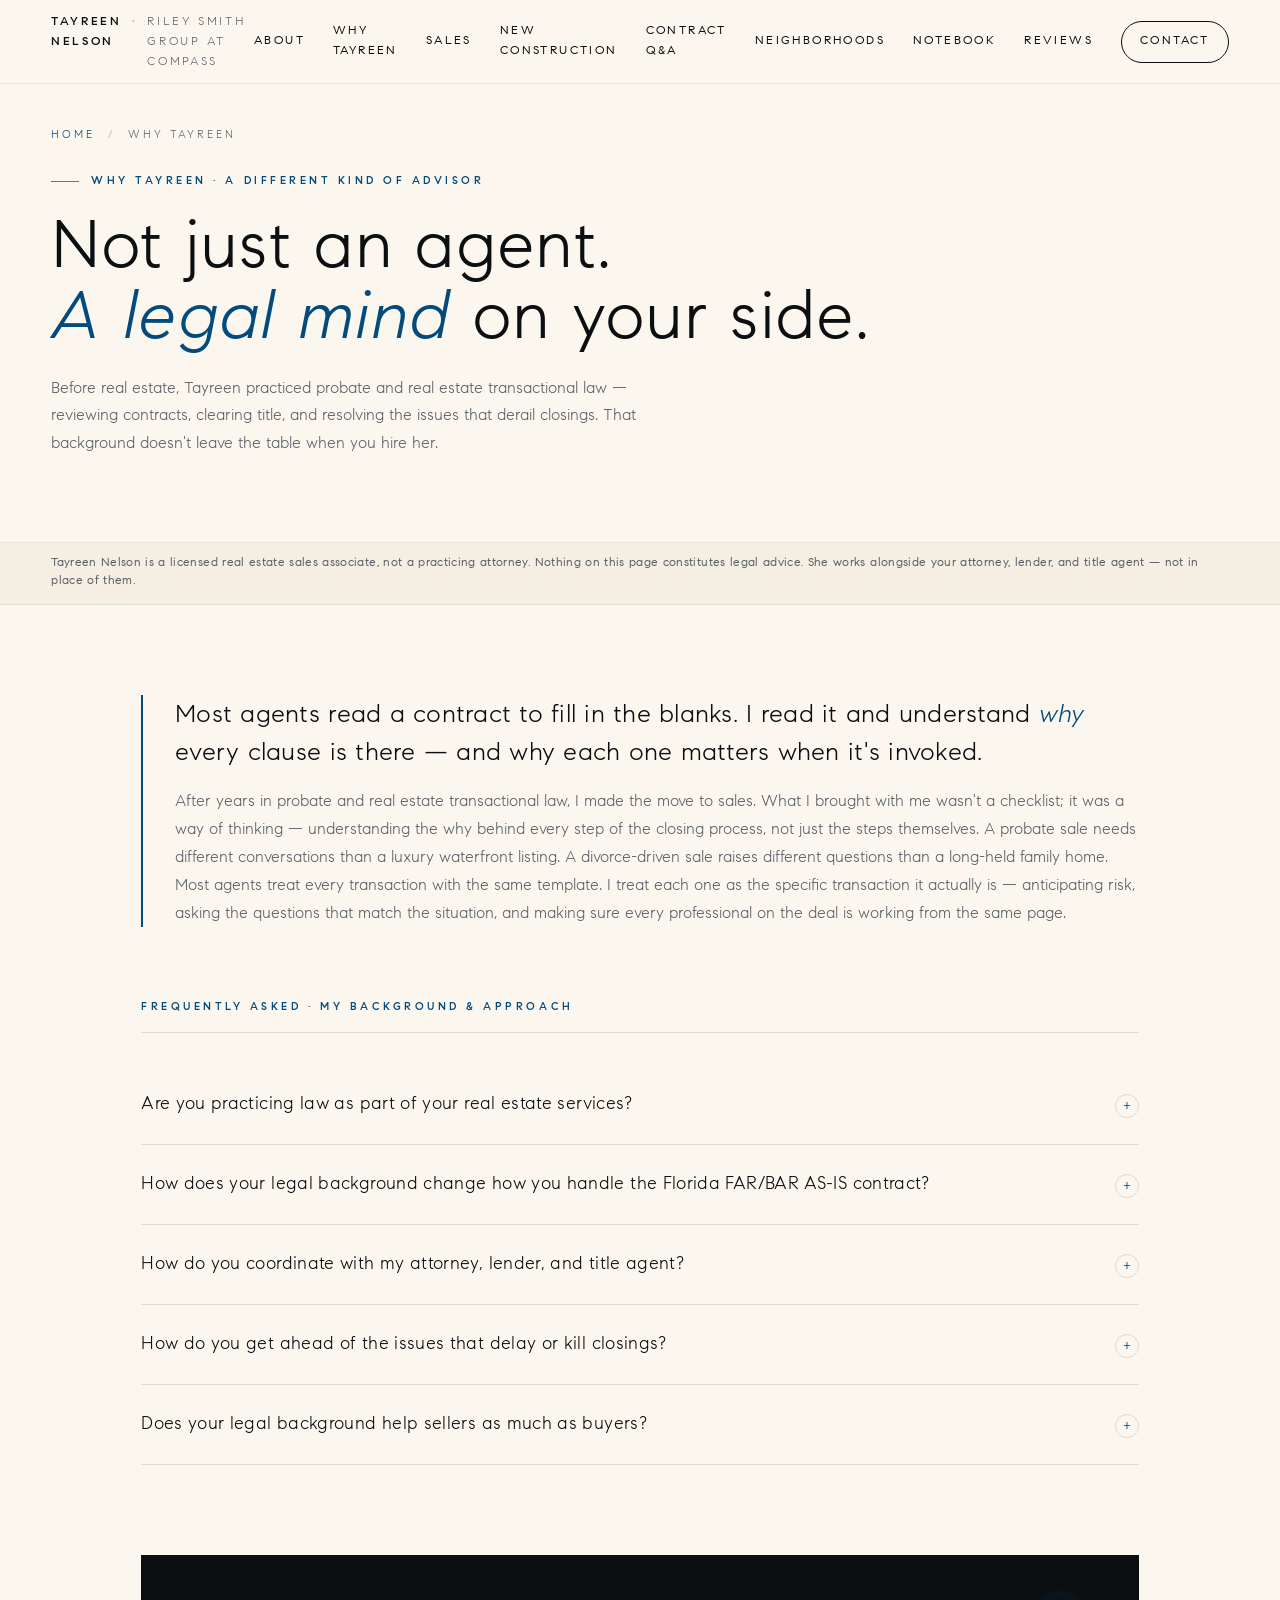
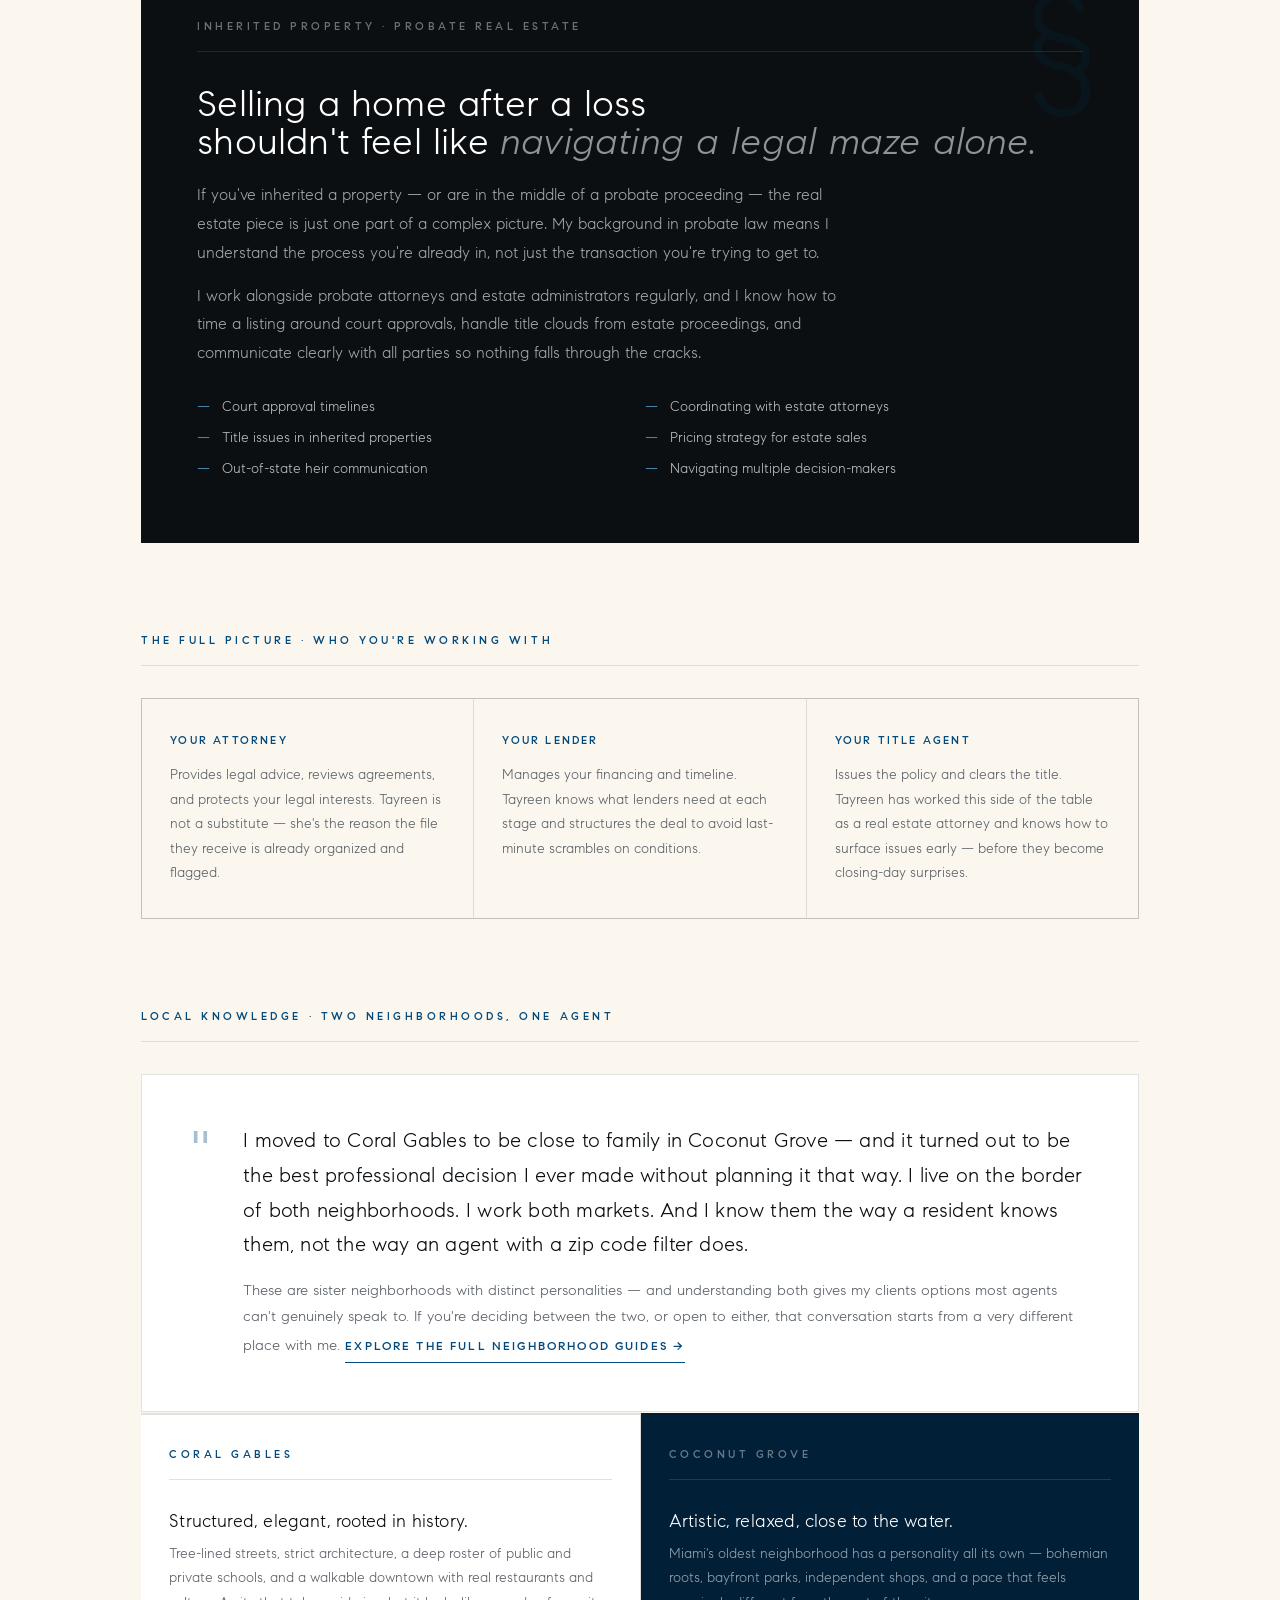
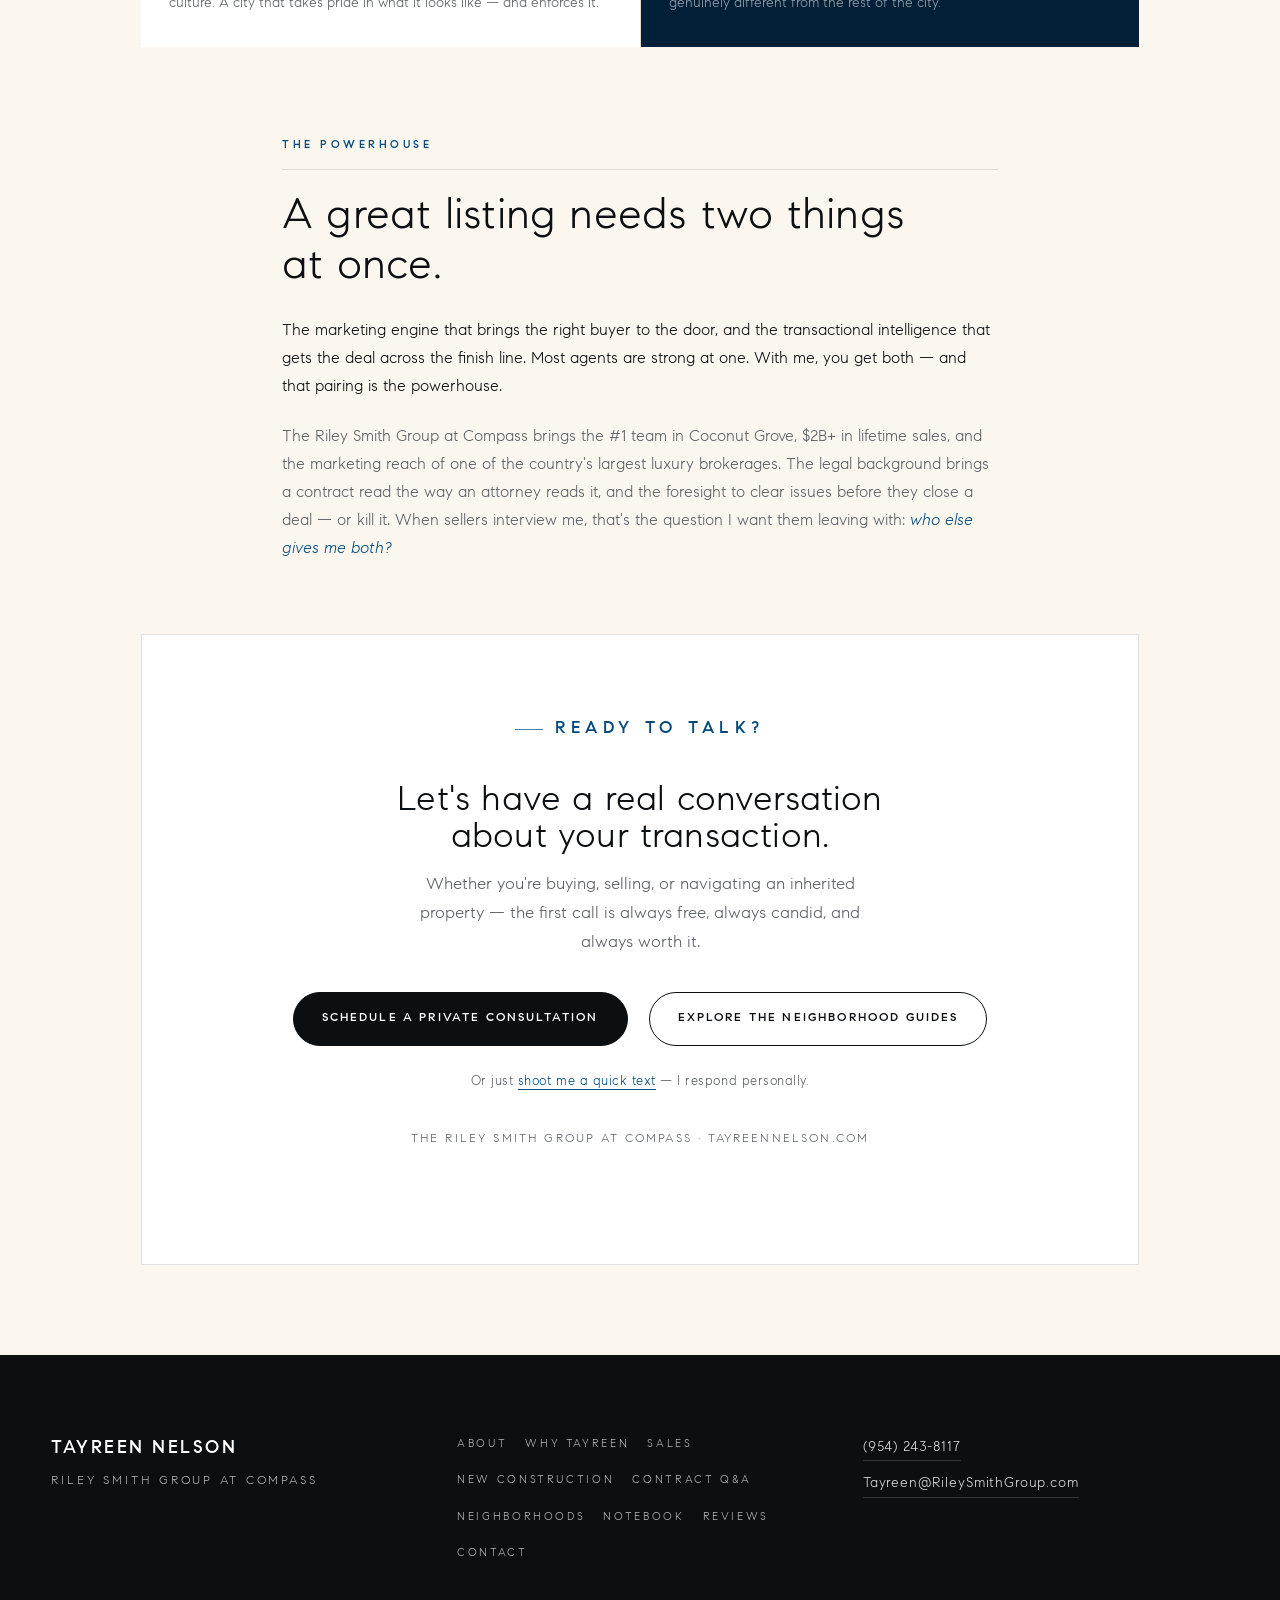
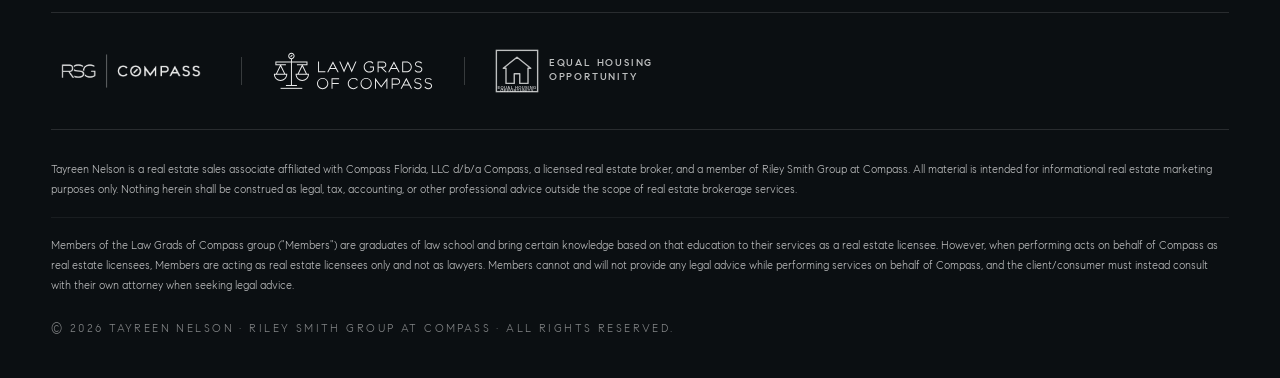
<file: why-tayreen/index.html>
<!DOCTYPE html>
<html lang="en">
<head>
  <meta charset="UTF-8" />
  <meta name="viewport" content="width=device-width, initial-scale=1.0" />
  <meta name="theme-color" content="#034A7D" />

  <title>Why Tayreen · Legal Background &amp; Approach | Tayreen Nelson, Riley Smith Group at Compass</title>
  <meta name="description" content="Tayreen Nelson is a Coral Gables real estate advisor and former real estate attorney with probate, title insurance, and transactional law experience. Learn how her legal background protects every transaction." />
  <meta name="keywords" content="Coral Gables Realtor attorney background, Florida real estate attorney background, probate real estate Miami, title insurance attorney, why hire Tayreen Nelson, attorney-trained Realtor Coral Gables" />
  <link rel="canonical" href="https://tayreennelson.com/why-tayreen/" />

  <meta property="og:type" content="website" />
  <meta property="og:site_name" content="Tayreen Nelson · Riley Smith Group at Compass" />
  <meta property="og:title" content="Why Tayreen · Legal Background &amp; Approach" />
  <meta property="og:description" content="Not just an agent — a legal mind on your side. Tayreen's background in probate, title, and real estate transactional law shapes every deal she touches." />
  <meta property="og:url" content="https://tayreennelson.com/why-tayreen/" />
  <meta property="og:image" content="https://tayreennelson.com/images/tayreen-portrait.jpg" />

  <meta name="twitter:card" content="summary_large_image" />
  <meta name="twitter:title" content="Why Tayreen · Legal Background &amp; Approach" />
  <meta name="twitter:description" content="A Coral Gables real estate advisor with the legal background to protect every transaction. By Tayreen Nelson, Riley Smith Group at Compass." />
  <meta name="twitter:image" content="https://tayreennelson.com/images/tayreen-portrait.jpg" />

  <link rel="icon" type="image/png" sizes="32x32" href="/images/favicon.png" />
  <link rel="apple-touch-icon" href="/images/apple-touch-icon.png" />
  <link rel="preload" as="font" type="font/ttf" href="/assets/fonts/CompassSans-Light.ttf" crossorigin />
  <link rel="preload" as="font" type="font/ttf" href="/assets/fonts/CompassSans-Regular.ttf" crossorigin />
  <link rel="stylesheet" href="/styles.css" />

  <style>
    /* ── Page-specific layout tokens ── */
    .page-hero {
      background: var(--paper);
      padding: clamp(100px, 14vh, 160px) clamp(20px, 4vw, 56px) clamp(56px, 8vh, 90px);
      position: relative;
      overflow: hidden;
      border-bottom: 1px solid var(--line-soft);
    }
    .page-hero-inner {
      max-width: var(--content-max);
      margin: 0 auto;
      position: relative;
      z-index: 1;
    }
    .page-hero .eyebrow { color: var(--ocean); }
    .page-hero .eyebrow::before { background: var(--ocean); }
    .page-hero h1 { color: var(--ink); font-size: clamp(40px, 5.4vw, 76px); line-height: 1.02; max-width: 900px; }
    .page-hero h1 em { color: var(--ocean); font-style: italic; font-weight: 300; }
    .page-hero .lede { color: var(--muted); margin-top: 24px; max-width: 620px; font-size: clamp(16px, 1.25vw, 19px); line-height: 1.7; font-weight: 300; }

    /* breadcrumb */
    .page-breadcrumb { font-size: 11px; text-transform: uppercase; letter-spacing: 0.28em; color: var(--muted); margin-bottom: 22px; }
    .page-breadcrumb a { color: var(--ocean); border-bottom: 1px solid transparent; transition: border-color .2s var(--easing); }
    .page-breadcrumb a:hover { border-bottom-color: var(--ocean); }
    .page-breadcrumb-sep { margin: 0 12px; opacity: 0.5; }

    /* disclaimer band */
    .disclaimer-band {
      background: var(--ivory);
      padding: 12px clamp(20px, 4vw, 56px);
      border-bottom: 1px solid var(--line-soft);
    }
    .disclaimer-band p {
      max-width: var(--content-max);
      margin: 0 auto;
      font-size: 11.5px;
      font-weight: 400;
      letter-spacing: 0.03em;
      color: var(--muted);
      line-height: 1.6;
    }

    /* content wrapper */
    .page-content {
      max-width: var(--content-narrow);
      margin: 0 auto;
      padding: clamp(72px, 10vh, 120px) clamp(20px, 4vw, 56px);
    }

    /* intro pull quote */
    .pull-intro {
      border-left: 2px solid var(--ocean);
      padding-left: 32px;
      margin-bottom: clamp(60px, 8vh, 96px);
    }
    .pull-intro p:first-child {
      font-size: clamp(20px, 2vw, 26px);
      font-weight: 300;
      letter-spacing: 0.01em;
      line-height: 1.5;
      color: var(--ink);
      margin-bottom: 16px;
    }
    .pull-intro p:last-child {
      font-size: 16px;
      color: var(--muted);
      line-height: 1.75;
      margin: 0;
    }

    /* section eyebrow */
    .section-rule {
      font-size: 11px;
      font-weight: 500;
      text-transform: uppercase;
      letter-spacing: var(--eyebrow-tracked);
      color: var(--ocean);
      margin-bottom: 32px;
      padding-bottom: 14px;
      border-bottom: 1px solid var(--line);
      display: block;
    }

    /* Q&A accordion */
    .qa-block { margin-bottom: clamp(72px, 10vh, 96px); }
    .qa-item { border-bottom: 1px solid var(--line); }
    .qa-trigger {
      width: 100%;
      background: none;
      border: none;
      text-align: left;
      padding: 26px 0;
      display: flex;
      justify-content: space-between;
      align-items: flex-start;
      gap: 24px;
      cursor: pointer;
    }
    .qa-trigger:hover .qa-q { color: var(--ocean); }
    .qa-q {
      font-size: clamp(16px, 1.4vw, 19px);
      font-weight: 300;
      letter-spacing: 0.02em;
      color: var(--ink);
      line-height: 1.4;
      flex: 1;
      transition: color .2s var(--easing);
    }
    .qa-icon {
      width: 24px; height: 24px;
      border: 1px solid var(--line);
      border-radius: 50%;
      display: flex; align-items: center; justify-content: center;
      flex-shrink: 0;
      margin-top: 3px;
      transition: background .25s var(--easing), border-color .25s var(--easing), transform .3s var(--easing);
      color: var(--ocean);
      font-size: 14px;
      line-height: 1;
    }
    .qa-item.open .qa-icon {
      background: var(--ocean);
      border-color: var(--ocean);
      color: white;
      transform: rotate(45deg);
    }
    .qa-body { max-height: 0; overflow: hidden; transition: max-height .45s var(--easing); }
    .qa-body-inner {
      padding-bottom: 28px;
      font-size: 16px;
      font-weight: 300;
      line-height: 1.8;
      color: var(--muted);
    }
    .qa-body-inner strong { font-weight: 500; color: var(--ink); }
    .qa-body-inner a { color: var(--ocean); border-bottom: 1px solid var(--ocean); }
    .qa-body-inner a:hover { opacity: 0.7; }
    .qa-item.open .qa-body { max-height: 700px; }

    /* dark callout — probate */
    .callout-dark {
      background: var(--ink);
      padding: clamp(40px, 6vw, 64px) clamp(32px, 5vw, 56px);
      margin-bottom: clamp(72px, 10vh, 96px);
      position: relative;
      overflow: hidden;
    }
    .callout-dark::after {
      content: '§';
      position: absolute;
      right: 40px; top: 16px;
      font-size: 140px;
      color: rgba(3,74,125,0.1);
      font-weight: 300;
      line-height: 1;
      pointer-events: none;
    }
    .callout-dark .section-rule { color: rgba(255,255,255,0.4); border-color: rgba(255,255,255,0.1); }
    .callout-dark h2 { color: var(--white); margin-bottom: 20px; font-size: clamp(24px, 3vw, 38px); }
    .callout-dark h2 em { color: rgba(255,255,255,0.55); }
    .callout-dark p { color: rgba(255,255,255,0.62); font-size: 16px; line-height: 1.8; max-width: 640px; }
    .probate-list {
      list-style: none;
      padding: 0;
      margin: 28px 0 0;
      display: grid;
      grid-template-columns: 1fr 1fr;
      gap: 10px;
    }
    .probate-list li {
      font-size: 14px;
      font-weight: 300;
      color: rgba(255,255,255,0.72);
      display: flex;
      align-items: flex-start;
      gap: 12px;
      line-height: 1.5;
    }
    .probate-list li::before { content: '—'; color: #5A9FD4; flex-shrink: 0; }

    /* team cards */
    .team-block { margin-bottom: clamp(72px, 10vh, 96px); }
    .team-cards {
      display: grid;
      grid-template-columns: repeat(3, 1fr);
      gap: 1px;
      background: var(--line);
      border: 1px solid var(--line);
    }
    .team-card {
      background: var(--paper);
      padding: 32px 28px;
      border-top: 2px solid transparent;
      transition: border-color .2s var(--easing), background .2s var(--easing);
    }
    .team-card:hover { border-color: var(--ocean); background: white; }
    .team-card-label {
      font-size: 11px;
      font-weight: 500;
      text-transform: uppercase;
      letter-spacing: 0.2em;
      color: var(--ocean);
      margin-bottom: 12px;
    }
    .team-card p { font-size: 14px; color: var(--muted); line-height: 1.75; margin: 0; }

    /* neighborhood section */
    .neighborhood-block { margin-bottom: clamp(72px, 10vh, 96px); }
    .neighborhood-story {
      background: white;
      border: 1px solid var(--line);
      padding: clamp(32px, 4vw, 48px);
      display: flex;
      gap: 32px;
      align-items: flex-start;
      margin-bottom: 1px;
    }
    .nh-mark {
      font-size: 64px;
      font-weight: 300;
      color: var(--ocean);
      line-height: 0.75;
      flex-shrink: 0;
      margin-top: 8px;
      opacity: 0.35;
    }
    .nh-quote {
      font-size: clamp(17px, 1.6vw, 21px);
      font-weight: 300;
      line-height: 1.7;
      color: var(--ink);
      letter-spacing: 0.01em;
    }
    .nh-quote span {
      display: block;
      margin-top: 16px;
      font-size: 15px;
      color: var(--muted);
      letter-spacing: 0;
    }
    .neighborhood-panels {
      display: grid;
      grid-template-columns: 1fr 1fr;
      gap: 1px;
      background: var(--line);
    }
    .neighborhood-panel {
      padding: 32px 28px;
      background: white;
      border-top: 2px solid var(--line);
      transition: border-color .2s var(--easing);
    }
    .neighborhood-panel:hover { border-color: var(--ocean); }
    .neighborhood-panel.dark { background: var(--ocean-ink); }
    .neighborhood-panel.dark .section-rule { color: rgba(255,255,255,0.4); border-color: rgba(255,255,255,0.12); }
    .neighborhood-panel h3 { font-size: 18px; font-weight: 300; text-transform: none; letter-spacing: 0.01em; color: var(--ink); margin-bottom: 12px; }
    .neighborhood-panel.dark h3 { color: var(--white); }
    .neighborhood-panel p { font-size: 14px; color: var(--muted); line-height: 1.75; margin: 0; }
    .neighborhood-panel.dark p { color: rgba(255,255,255,0.58); }

    /* page CTA */
    .page-cta {
      background: white;
      border: 1px solid var(--line);
      padding: clamp(48px, 7vw, 80px) clamp(32px, 5vw, 64px);
      text-align: center;
    }
    .page-cta h2 { font-size: clamp(24px, 2.8vw, 38px); margin-bottom: 16px; }
    .page-cta p { color: var(--muted); font-size: 17px; line-height: 1.7; max-width: 480px; margin: 0 auto 36px; }
    .page-cta .btn { margin: 0 8px; }
    .page-cta-note { margin-top: 20px !important; font-size: 12px !important; text-transform: uppercase; letter-spacing: 0.18em; color: var(--muted) !important; }

    @media (max-width: 900px) {
      .team-cards, .neighborhood-panels { grid-template-columns: 1fr; }
    }
    @media (max-width: 640px) {
      .pull-intro { padding-left: 20px; }
      .probate-list { grid-template-columns: 1fr; }
      .neighborhood-story { flex-direction: column; gap: 16px; }
      .nh-mark { font-size: 44px; }
    }
  </style>

  <!-- Article schema -->
  <script type="application/ld+json">
  {
    "@context": "https://schema.org",
    "@type": "Article",
    "headline": "Why Tayreen · Legal Background & Approach",
    "description": "How a former real estate attorney's probate, title insurance, and transactional legal background shapes her work as a Coral Gables and Coconut Grove real estate advisor.",
    "author": { "@type": "Person", "name": "Tayreen Nelson", "url": "https://tayreennelson.com/", "jobTitle": "Residential Real Estate Advisor, Riley Smith Group at Compass" },
    "publisher": { "@type": "RealEstateAgent", "name": "Tayreen Nelson · Riley Smith Group at Compass", "url": "https://tayreennelson.com/" },
    "datePublished": "2026-05-17",
    "dateModified": "2026-05-17",
    "mainEntityOfPage": "https://tayreennelson.com/why-tayreen/",
    "image": "https://tayreennelson.com/images/tayreen-portrait.jpg",
    "inLanguage": "en-US",
    "about": [
      { "@type": "Thing", "name": "Florida real estate transactional law" },
      { "@type": "Thing", "name": "Title insurance and title clearance" },
      { "@type": "Thing", "name": "Probate real estate" },
      { "@type": "Thing", "name": "Florida FAR/BAR As-Is Residential Contract" }
    ]
  }
  </script>

  <!-- BreadcrumbList schema -->
  <script type="application/ld+json">
  {
    "@context": "https://schema.org",
    "@type": "BreadcrumbList",
    "itemListElement": [
      { "@type": "ListItem", "position": 1, "name": "Home", "item": "https://tayreennelson.com/" },
      { "@type": "ListItem", "position": 2, "name": "Why Tayreen", "item": "https://tayreennelson.com/why-tayreen/" }
    ]
  }
  </script>

  <!-- FAQ schema -->
  <script type="application/ld+json">
  {
    "@context": "https://schema.org",
    "@type": "FAQPage",
    "mainEntity": [
      { "@type": "Question", "name": "Are you practicing law as part of your real estate services?", "acceptedAnswer": { "@type": "Answer", "text": "No — and that distinction actually protects clients. As a Realtor, Tayreen Nelson is not her clients' attorney, and does not cross that line. What she brings is a trained eye: knowing how real estate contracts are structured, where the language gets disputed, and which clauses have downstream consequences. When a file is handed to a client's attorney, the issues worth a conversation have already been flagged. Their job becomes easier; the closing becomes smoother." } },
      { "@type": "Question", "name": "How does a legal background change how Tayreen handles the Florida FAR/BAR AS-IS contract?", "acceptedAnswer": { "@type": "Answer", "text": "The AS-IS contract is widely used in Florida, but 'as-is' doesn't mean what most buyers think it means. Having reviewed these contracts from the legal side of the table, Tayreen understands the inspection contingency not just as a checkbox but as a negotiating tool with real deadlines and real consequences. She knows which clauses are standard, which are negotiable, and which deserve an attorney's eyes before proceeding." } },
      { "@type": "Question", "name": "How does Tayreen get ahead of the issues that delay or kill closings?", "acceptedAnswer": { "@type": "Answer", "text": "Before becoming an agent, Tayreen's real estate law practice included issuing title insurance and resolving the kinds of issues that had to be cleared before a policy could be issued. That experience gave her the habit of asking the right questions early — the questions most sellers wouldn't think to mention themselves. At a listing meeting she'll ask about open or expired building permits, code violations on file, easement or association questions, and anything from a past probate that wasn't fully resolved. As an agent she is not a title company and does not run formal lien or title searches; that is not an agent's role. What she can do is identify potential issues at the listing stage and immediately get the resolution work started — looping in the right professionals (the client's attorney, the title company, a contractor, the association, or code enforcement, depending on what surfaces) so issues are being addressed at the front of the transaction rather than the closing table. Most are solvable when there's time to address them. Her job is to ask the right questions up front and then make sure the right people are moving on the answers." } },
      { "@type": "Question", "name": "Does Tayreen's legal background help sellers as well as buyers?", "acceptedAnswer": { "@type": "Answer", "text": "Yes — arguably more so. Sellers carry disclosure obligations, title representations, and repair negotiation responsibilities that can come back around if not handled correctly. Tayreen approaches a listing the way a transactional attorney approaches a deal: identify the exposure early, document it properly, and structure the transaction so there are no surprises at the closing table." } },
      { "@type": "Question", "name": "Can Tayreen help with inherited or probate properties?", "acceptedAnswer": { "@type": "Answer", "text": "Yes. Tayreen's background in probate law means she understands the process surrounding inherited properties — court approval timelines, coordination with estate attorneys, title issues in inherited properties, pricing strategy for estate sales, communication with out-of-state heirs, and navigating multiple decision-makers. She represents clients exclusively as a Realtor, not as legal counsel, but the discipline of probate practice informs how she handles these transactions." } }
    ]
  }
  </script>
</head>
<body>

  <a class="skip-link" href="#main">Skip to content</a>

  <header class="site-header is-scrolled" id="siteHeader">
    <a class="brand" href="/" aria-label="Tayreen Nelson — Riley Smith Group at Compass — return to home">
      <span class="brand-name">Tayreen Nelson</span>
      <span class="brand-divider" aria-hidden="true">·</span>
      <span class="brand-sub">Riley Smith Group at Compass</span>
    </a>
    <nav class="primary-nav" aria-label="Primary">
      <a href="/#about">About</a>
      <a href="/why-tayreen/" aria-current="page">Why Tayreen</a>
      <a href="/#sales">Sales</a>
      <a href="/new-construction/">New Construction</a>
      <a href="/contract-qa/">Contract Q&amp;A</a>
      <a href="/neighborhoods/">Neighborhoods</a>
      <a href="/notebook/">Notebook</a> <a href="/#reviews">Reviews</a>
      <a href="/#contact" class="nav-cta">Contact</a>
    </nav>
    <button class="nav-toggle" aria-label="Toggle navigation" aria-expanded="false" aria-controls="mobileNav">
      <span></span><span></span><span></span>
    </button>
  </header>
  <div class="mobile-nav" id="mobileNav" hidden>
    <a href="/#about">About</a>
    <a href="/why-tayreen/" aria-current="page">Why Tayreen</a>
    <a href="/#sales">Sales</a>
      <a href="/new-construction/">New Construction</a>
    <a href="/contract-qa/">Contract Q&amp;A</a>
    <a href="/neighborhoods/">Neighborhoods</a>
    <a href="/notebook/">Notebook</a> <a href="/#reviews">Reviews</a>
    <a href="/#contact">Contact</a>
  </div>

  <main id="main">

    <!-- HERO -->
    <section class="page-hero" aria-labelledby="pageTitle">
      <div class="page-hero-inner">
        <p class="page-breadcrumb"><a href="/">Home</a><span class="page-breadcrumb-sep">/</span><span>Why Tayreen</span></p>
        <p class="eyebrow">Why Tayreen · A Different Kind of Advisor</p>
        <h1 id="pageTitle">Not just an agent.<br/><em>A legal mind</em> on your side.</h1>
        <p class="lede">Before real estate, Tayreen practiced probate and real estate transactional law — reviewing contracts, clearing title, and resolving the issues that derail closings. That background doesn't leave the table when you hire her.</p>
      </div>
    </section>

    <!-- DISCLAIMER -->
    <div class="disclaimer-band" role="note">
      <p>Tayreen Nelson is a licensed real estate sales associate, not a practicing attorney. Nothing on this page constitutes legal advice. She works alongside your attorney, lender, and title agent — not in place of them.</p>
    </div>

    <div class="page-content">

      <!-- INTRO -->
      <div class="pull-intro reveal">
        <p>Most agents read a contract to fill in the blanks. I read it and understand <em>why</em> every clause is there — and why each one matters when it's invoked.</p>
        <p>After years in probate and real estate transactional law, I made the move to sales. What I brought with me wasn't a checklist; it was a way of thinking — understanding the why behind every step of the closing process, not just the steps themselves. A probate sale needs different conversations than a luxury waterfront listing. A divorce-driven sale raises different questions than a long-held family home. Most agents treat every transaction with the same template. I treat each one as the specific transaction it actually is — anticipating risk, asking the questions that match the situation, and making sure every professional on the deal is working from the same page.</p>
      </div>

      <!-- Q&A -->
      <div class="qa-block reveal">
        <span class="section-rule">Frequently Asked · My Background &amp; Approach</span>

        <div class="qa-item">
          <button class="qa-trigger" onclick="toggleQA(this)" aria-expanded="false">
            <span class="qa-q">Are you practicing law as part of your real estate services?</span>
            <span class="qa-icon" aria-hidden="true">+</span>
          </button>
          <div class="qa-body" role="region">
            <div class="qa-body-inner">
              No — and that distinction actually protects you. As your agent, I am not your attorney, and I won't cross that line. What I bring is a trained eye: I know how real estate contracts are structured, where the language gets disputed, and which clauses have downstream consequences most buyers and sellers don't see coming. <strong>That means when I hand your attorney a file, I've already flagged the issues worth a conversation.</strong> Their job becomes easier. Your closing becomes smoother.
            </div>
          </div>
        </div>

        <div class="qa-item">
          <button class="qa-trigger" onclick="toggleQA(this)" aria-expanded="false">
            <span class="qa-q">How does your legal background change how you handle the Florida FAR/BAR AS-IS contract?</span>
            <span class="qa-icon" aria-hidden="true">+</span>
          </button>
          <div class="qa-body" role="region">
            <div class="qa-body-inner">
              The AS-IS contract is widely used in Florida, but "as-is" doesn't mean what most buyers think it means — and sellers sometimes misread their obligations too. I've reviewed these contracts from the legal side of the table, which means I understand the inspection contingency not just as a checkbox, but as a negotiating tool with real deadlines and real consequences. I know which clauses are standard, which are negotiable, and which ones I'd want your attorney's eyes on before we proceed. <strong>You're not getting a form-filler. You're getting someone who has actually read the fine print.</strong> <a href="/contract-qa/">Read the full Florida FAR/BAR Contract Q&amp;A →</a>
            </div>
          </div>
        </div>

        <div class="qa-item">
          <button class="qa-trigger" onclick="toggleQA(this)" aria-expanded="false">
            <span class="qa-q">How do you coordinate with my attorney, lender, and title agent?</span>
            <span class="qa-icon" aria-hidden="true">+</span>
          </button>
          <div class="qa-body" role="region">
            <div class="qa-body-inner">
              I've sat on the other side of this transaction — in title and in law. I know what attorneys need to move efficiently, what lenders are waiting on, and where title issues typically surface. That means I'm not creating friction between the professionals on your deal; I'm the one making the introductions, anticipating the requests before they're made, and keeping everyone moving toward the same deadline. <strong>Seamless isn't a word I use lightly — it's how I was trained to work.</strong>
            </div>
          </div>
        </div>

        <div class="qa-item">
          <button class="qa-trigger" onclick="toggleQA(this)" aria-expanded="false">
            <span class="qa-q">How do you get ahead of the issues that delay or kill closings?</span>
            <span class="qa-icon" aria-hidden="true">+</span>
          </button>
          <div class="qa-body" role="region">
            <div class="qa-body-inner">
              Before I was an agent, my real estate law practice included issuing title insurance and resolving the kinds of issues that had to be cleared before a policy could be issued. What that experience gave me is the habit of <strong>asking the right questions early</strong> — the questions most sellers wouldn't think to mention themselves. At our first listing meeting, I'll ask about open or expired building permits, code violations on file, easement or association questions, anything from a past probate that wasn't fully resolved. I'm not your title company and I'm not running a formal lien or title search — that's not an agent's role. What I can do is help identify potential issues at the listing stage and <strong>immediately get the resolution work started</strong> — looping in the right professionals (your attorney, the title company, a contractor, the association, or code enforcement, depending on what surfaces) so the issue is being addressed at the front of the transaction rather than the closing table. Most of these are solvable when there's time to address them. <strong>My job is to ask the right questions up front and then make sure the right people are moving on the answers.</strong>
            </div>
          </div>
        </div>

        <div class="qa-item">
          <button class="qa-trigger" onclick="toggleQA(this)" aria-expanded="false">
            <span class="qa-q">Does your legal background help sellers as much as buyers?</span>
            <span class="qa-icon" aria-hidden="true">+</span>
          </button>
          <div class="qa-body" role="region">
            <div class="qa-body-inner">
              Absolutely — arguably more so. Sellers carry disclosure obligations, title representations, and repair negotiation responsibilities that can come back around if they're not handled correctly. I approach a listing the way a transactional attorney approaches a deal: identify the exposure early, document it properly, and structure the transaction so there are no surprises at the closing table. <strong>The goal is always a clean close — and that takes preparation, not luck.</strong>
            </div>
          </div>
        </div>
      </div>

      <!-- PROBATE CALLOUT -->
      <div class="callout-dark reveal">
        <span class="section-rule">Inherited Property · Probate Real Estate</span>
        <h2>Selling a home after a loss<br/>shouldn't feel like <em>navigating a legal maze alone.</em></h2>
        <p>If you've inherited a property — or are in the middle of a probate proceeding — the real estate piece is just one part of a complex picture. My background in probate law means I understand the process you're already in, not just the transaction you're trying to get to.</p>
        <p style="margin-top:14px;">I work alongside probate attorneys and estate administrators regularly, and I know how to time a listing around court approvals, handle title clouds from estate proceedings, and communicate clearly with all parties so nothing falls through the cracks.</p>
        <ul class="probate-list">
          <li>Court approval timelines</li>
          <li>Coordinating with estate attorneys</li>
          <li>Title issues in inherited properties</li>
          <li>Pricing strategy for estate sales</li>
          <li>Out-of-state heir communication</li>
          <li>Navigating multiple decision-makers</li>
        </ul>
      </div>

      <!-- TEAM SECTION -->
      <div class="team-block reveal">
        <span class="section-rule">The Full Picture · Who You're Working With</span>
        <div class="team-cards">
          <div class="team-card">
            <div class="team-card-label">Your Attorney</div>
            <p>Provides legal advice, reviews agreements, and protects your legal interests. Tayreen is not a substitute — she's the reason the file they receive is already organized and flagged.</p>
          </div>
          <div class="team-card">
            <div class="team-card-label">Your Lender</div>
            <p>Manages your financing and timeline. Tayreen knows what lenders need at each stage and structures the deal to avoid last-minute scrambles on conditions.</p>
          </div>
          <div class="team-card">
            <div class="team-card-label">Your Title Agent</div>
            <p>Issues the policy and clears the title. Tayreen has worked this side of the table as a real estate attorney and knows how to surface issues early — before they become closing-day surprises.</p>
          </div>
        </div>
      </div>

      <!-- NEIGHBORHOOD SECTION -->
      <div class="neighborhood-block reveal">
        <span class="section-rule">Local Knowledge · Two Neighborhoods, One Agent</span>
        <div class="neighborhood-story">
          <span class="nh-mark" aria-hidden="true">"</span>
          <div class="nh-quote">
            I moved to Coral Gables to be close to family in Coconut Grove — and it turned out to be the best professional decision I ever made without planning it that way. I live on the border of both neighborhoods. I work both markets. And I know them the way a resident knows them, not the way an agent with a zip code filter does.
            <span>These are sister neighborhoods with distinct personalities — and understanding both gives my clients options most agents can't genuinely speak to. If you're deciding between the two, or open to either, that conversation starts from a very different place with me. <a href="/neighborhoods/" class="text-link" style="margin-top:8px; display:inline-block;">Explore the full neighborhood guides →</a></span>
          </div>
        </div>
        <div class="neighborhood-panels">
          <div class="neighborhood-panel">
            <span class="section-rule">Coral Gables</span>
            <h3>Structured, elegant, rooted in history.</h3>
            <p>Tree-lined streets, strict architecture, a deep roster of public and private schools, and a walkable downtown with real restaurants and culture. A city that takes pride in what it looks like — and enforces it.</p>
          </div>
          <div class="neighborhood-panel dark">
            <span class="section-rule">Coconut Grove</span>
            <h3>Artistic, relaxed, close to the water.</h3>
            <p>Miami's oldest neighborhood has a personality all its own — bohemian roots, bayfront parks, independent shops, and a pace that feels genuinely different from the rest of the city.</p>
          </div>
        </div>
      </div>

      <!-- THE PAIRING -->
      <div class="pairing-block reveal" style="max-width: 780px; margin: clamp(72px, 10vh, 110px) auto clamp(56px, 8vh, 90px); padding: 0 clamp(20px, 4vw, 32px); text-align: left;">
        <span class="section-rule" style="display:block; margin-bottom: 18px;">The Powerhouse</span>
        <h2 style="font-family: 'Compass Sans', Georgia, serif; font-weight: 300; font-size: clamp(28px, 3.4vw, 44px); line-height: 1.15; color: var(--ink); margin: 0 0 28px; max-width: 640px;">A great listing needs two things at once.</h2>
        <p style="font-size: clamp(16px, 1.2vw, 18px); line-height: 1.75; color: var(--ink); margin: 0 0 22px; font-weight: 300;">The marketing engine that brings the right buyer to the door, and the transactional intelligence that gets the deal across the finish line. Most agents are strong at one. With me, you get both — and that pairing is the powerhouse.</p>
        <p style="font-size: clamp(16px, 1.2vw, 18px); line-height: 1.75; color: var(--muted); margin: 0; font-weight: 300;">The Riley Smith Group at Compass brings the #1 team in Coconut Grove, $2B+ in lifetime sales, and the marketing reach of one of the country's largest luxury brokerages. The legal background brings a contract read the way an attorney reads it, and the foresight to clear issues before they close a deal — or kill it. When sellers interview me, that's the question I want them leaving with: <em style="color: var(--ocean); font-style: italic;">who else gives me both?</em></p>
      </div>

      <!-- CTA -->
      <div class="page-cta reveal">
        <p class="eyebrow blue">Ready to Talk?</p>
        <h2>Let's have a real conversation<br/>about your transaction.</h2>
        <p>Whether you're buying, selling, or navigating an inherited property — the first call is always free, always candid, and always worth it.</p>
        <a href="/#contact" class="btn btn-primary">Schedule a Private Consultation</a>
        <a href="/neighborhoods/" class="btn btn-ghost">Explore the Neighborhood Guides</a>
        <p style="margin-top: 24px; font-size: 13px; color: var(--muted); letter-spacing: 0.04em;">Or just <a href="sms:+19542438117?body=Hi%20Tayreen%21%20I%20read%20about%20your%20background%20and%20would%20love%20to%20learn%20more." style="color: var(--ocean); border-bottom: 1px solid var(--ocean); padding-bottom: 1px;">shoot me a quick text</a> — I respond personally.</p>
        <p class="page-cta-note">The Riley Smith Group at Compass · tayreennelson.com</p>
      </div>

    </div>
  </main>

  <footer class="site-footer">
    <div class="footer-top">
      <div class="footer-brand">
        <p class="footer-name">Tayreen Nelson</p>
        <p class="footer-team">Riley Smith Group at Compass</p>
      </div>
      <nav class="footer-nav" aria-label="Footer">
        <a href="/#about">About</a>
        <a href="/why-tayreen/">Why Tayreen</a>
        <a href="/#sales">Sales</a>
      <a href="/new-construction/">New Construction</a>
        <a href="/contract-qa/">Contract Q&amp;A</a>
        <a href="/neighborhoods/">Neighborhoods</a>
        <a href="/notebook/">Notebook</a> <a href="/#reviews">Reviews</a>
        <a href="/#contact">Contact</a>
      </nav>
      <div class="footer-contact">
        <a href="tel:+19542438117">(954) 243-8117</a>
        <a href="mailto:Tayreen@RileySmithGroup.com">Tayreen@RileySmithGroup.com</a>
      </div>
    </div>
    <div class="footer-logos">
      <img src="/images/rsg-compass-white.png" alt="Riley Smith Group at Compass" />
      <span class="footer-logo-divider" aria-hidden="true"></span>
      <img src="/images/law-grads-white.svg" alt="Law Grads of Compass" />
      <span class="footer-logo-divider" aria-hidden="true"></span>
      <div class="eho-badge" aria-label="Equal Housing Opportunity">
        <svg xmlns="http://www.w3.org/2000/svg" viewBox="0 0 64 64" width="44" height="44" aria-hidden="true" role="img" focusable="false">
          <rect x="2" y="2" width="60" height="60" fill="none" stroke="currentColor" stroke-width="2"/>
          <path d="M32 12 L52 28 L48 28 L48 50 L36 50 L36 36 L28 36 L28 50 L16 50 L16 28 L12 28 Z" fill="none" stroke="currentColor" stroke-width="2" stroke-linejoin="round"/>
          <text x="32" y="58" font-family="Arial, sans-serif" font-size="6" font-weight="700" text-anchor="middle" fill="currentColor" letter-spacing="0.5">EQUAL HOUSING</text>
          <text x="32" y="63" font-family="Arial, sans-serif" font-size="6" font-weight="700" text-anchor="middle" fill="currentColor" letter-spacing="0.5">OPPORTUNITY</text>
        </svg>
        <span class="eho-label">Equal Housing<br/>Opportunity</span>
      </div>
    </div>
    <p class="footer-disclaimer">
      Tayreen Nelson is a real estate sales associate affiliated with Compass Florida, LLC d/b/a Compass, a licensed real estate broker, and a member of Riley Smith Group at Compass. All material is intended for informational real estate marketing purposes only. Nothing herein shall be construed as legal, tax, accounting, or other professional advice outside the scope of real estate brokerage services.
    </p>
    <p class="footer-disclaimer footer-disclaimer-secondary">
      Members of the Law Grads of Compass group ("Members") are graduates of law school and bring certain knowledge based on that education to their services as a real estate licensee. However, when performing acts on behalf of Compass as real estate licensees, Members are acting as real estate licensees only and not as lawyers. Members cannot and will not provide any legal advice while performing services on behalf of Compass, and the client/consumer must instead consult with their own attorney when seeking legal advice.
    </p>
    <p class="footer-copy">© <span id="year">2026</span> Tayreen Nelson · Riley Smith Group at Compass · All rights reserved.</p>
  </footer>

  <script>
    document.getElementById('year').textContent = new Date().getFullYear();

    // Mobile nav
    (function(){
      var btn = document.querySelector('.nav-toggle');
      var nav = document.getElementById('mobileNav');
      if(!btn || !nav) return;
      btn.addEventListener('click', function(){
        var open = !nav.hasAttribute('hidden');
        if(open){ nav.setAttribute('hidden',''); btn.setAttribute('aria-expanded','false'); btn.classList.remove('is-open'); }
        else { nav.removeAttribute('hidden'); btn.setAttribute('aria-expanded','true'); btn.classList.add('is-open'); }
      });
    })();

    // Reveal on scroll
    (function(){
      if(!('IntersectionObserver' in window)) return;
      var io = new IntersectionObserver(function(entries){
        entries.forEach(function(e){ if(e.isIntersecting){ e.target.classList.add('is-in'); io.unobserve(e.target); } });
      }, { threshold: 0.08 });
      document.querySelectorAll('.reveal').forEach(function(el){ io.observe(el); });
    })();

    // Q&A accordion
    function toggleQA(btn) {
      var item = btn.closest('.qa-item');
      var wasOpen = item.classList.contains('open');
      document.querySelectorAll('.qa-item').forEach(function(i){ i.classList.remove('open'); i.querySelector('.qa-trigger').setAttribute('aria-expanded','false'); });
      if(!wasOpen){ item.classList.add('open'); btn.setAttribute('aria-expanded','true'); }
    }
  </script>
</body>
</html>
</file>
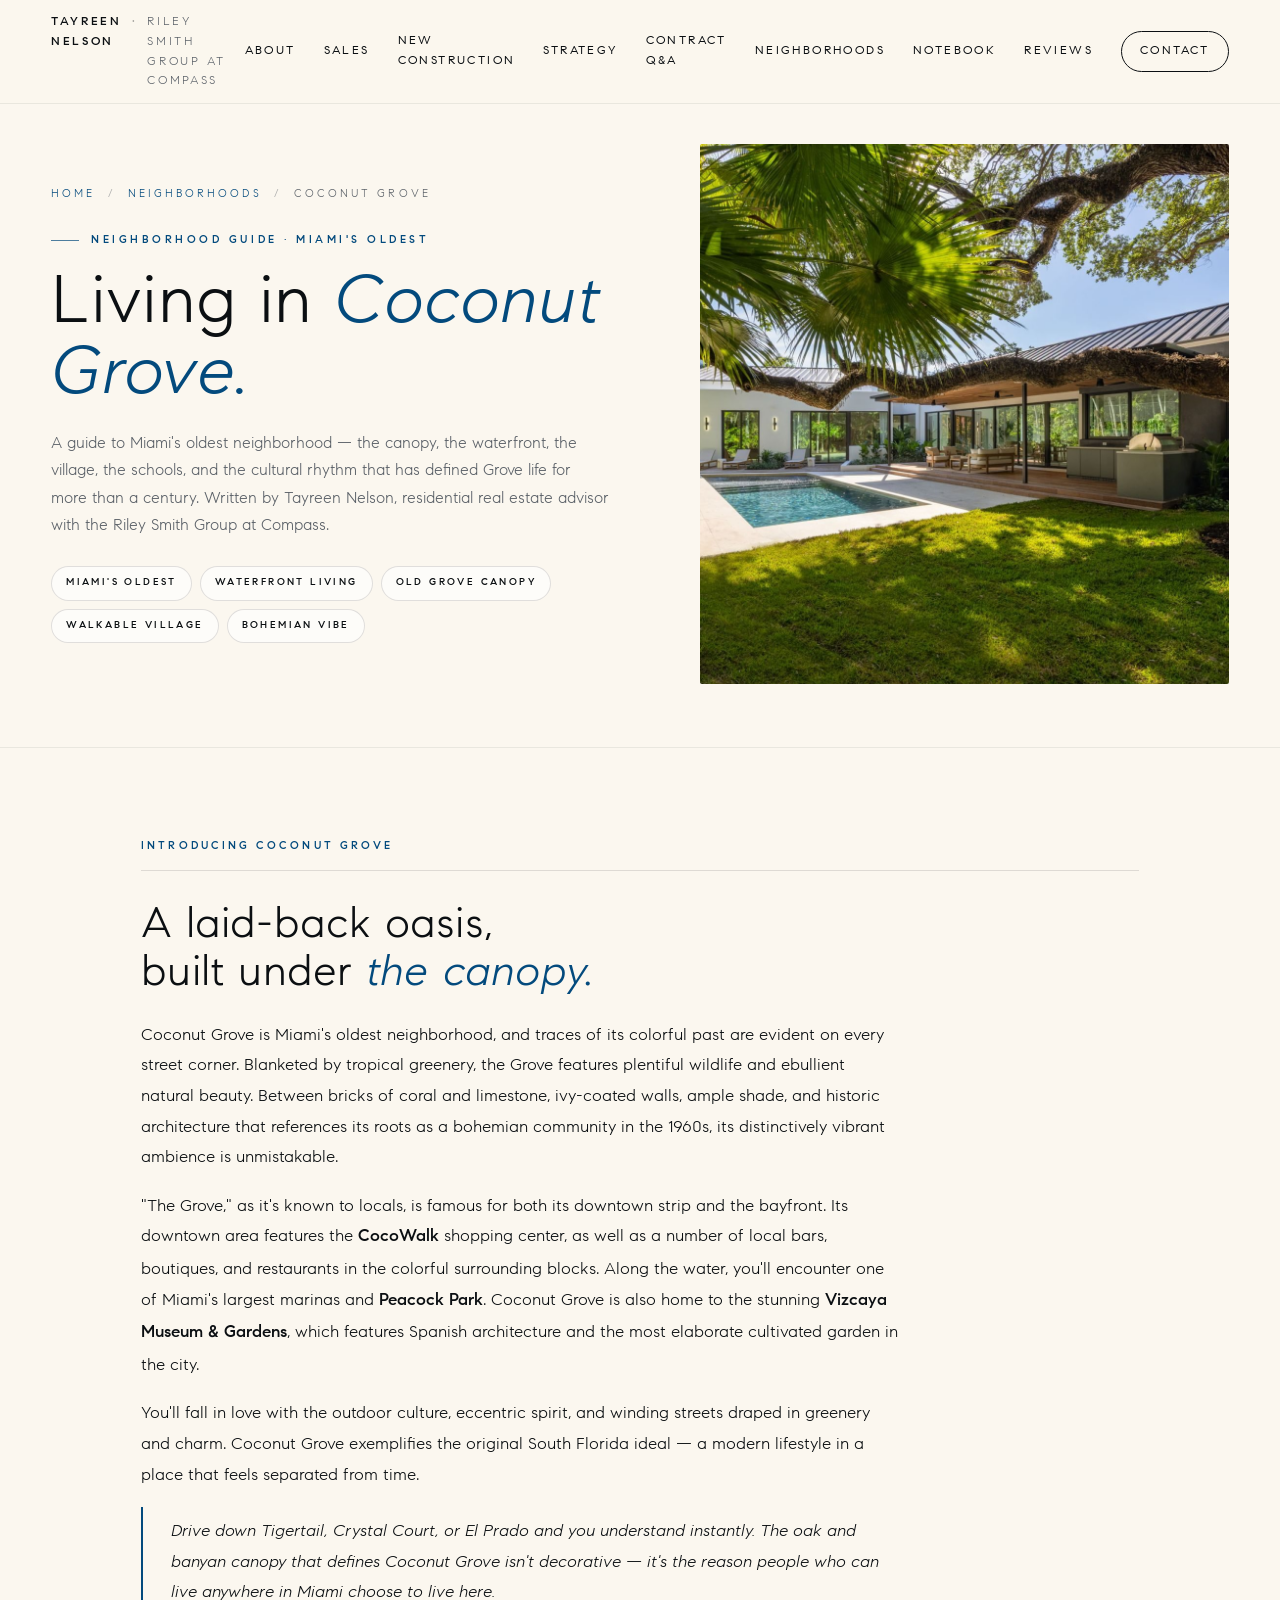
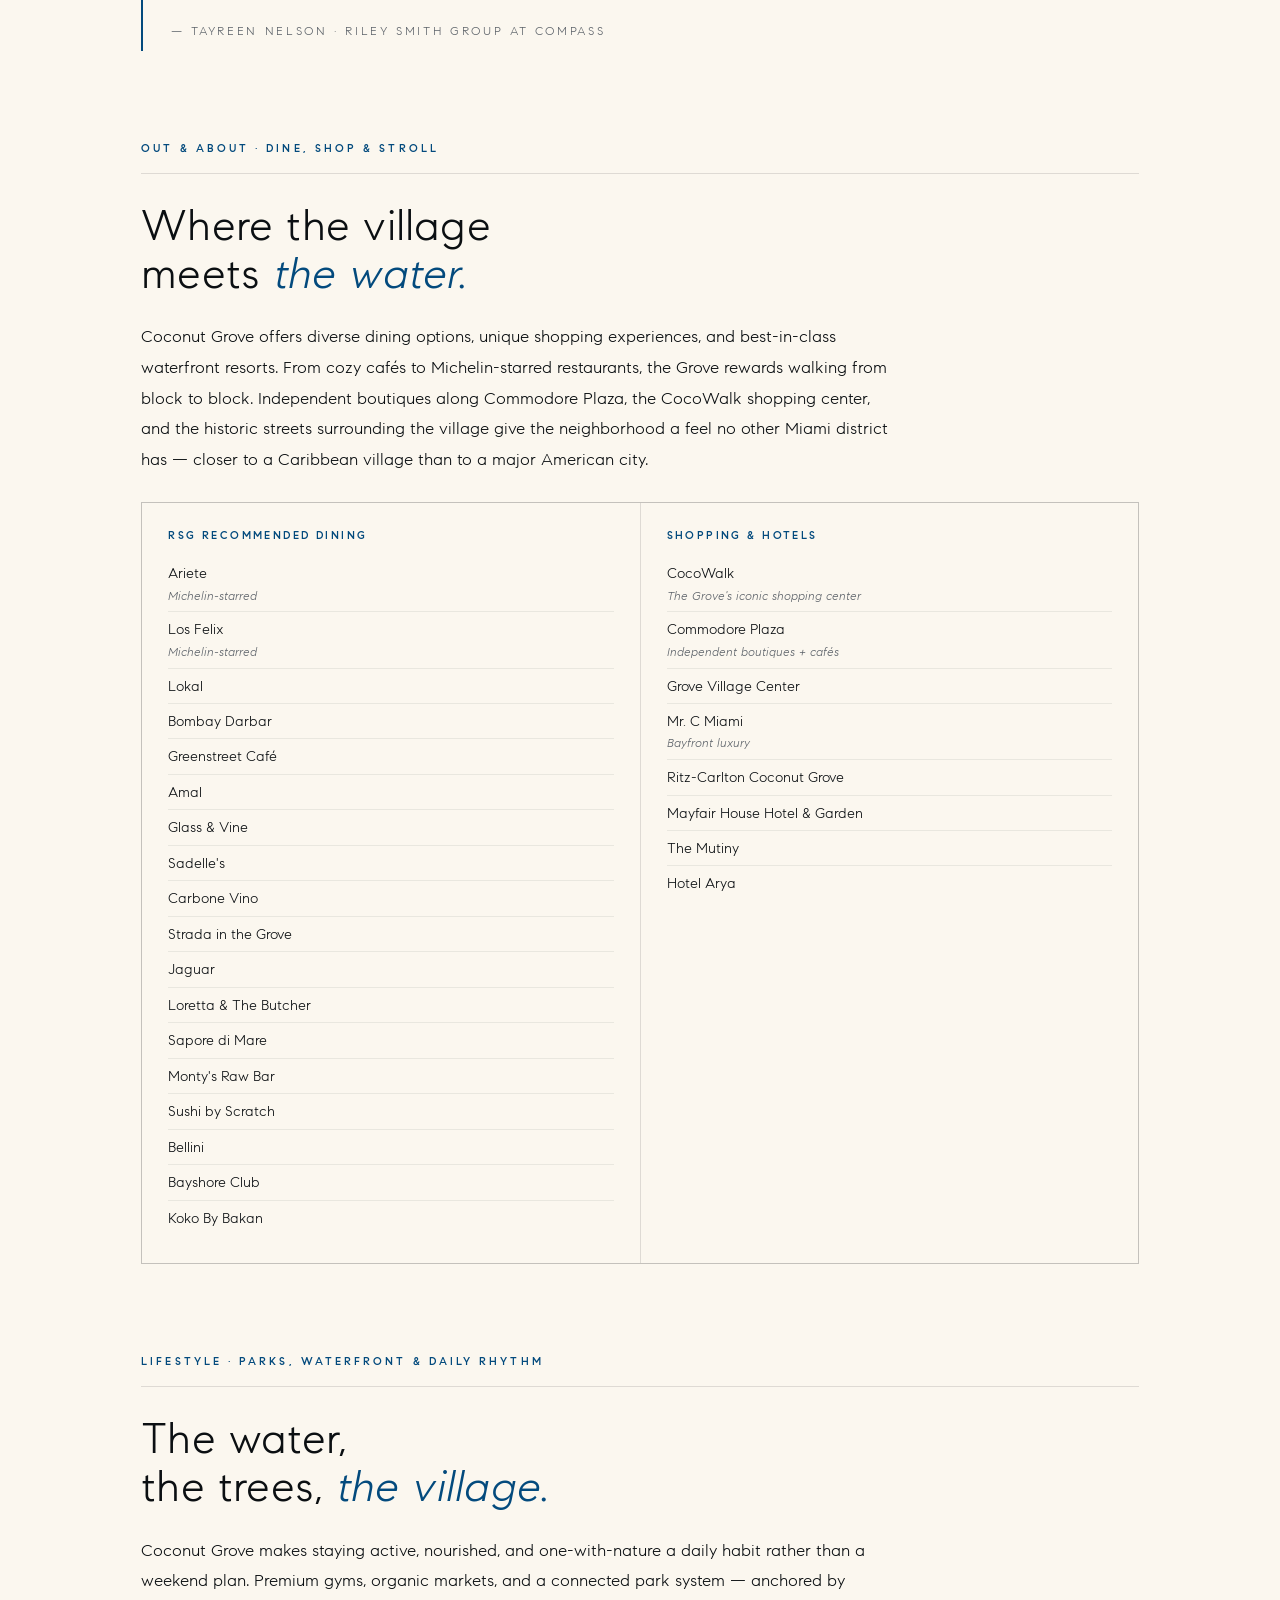
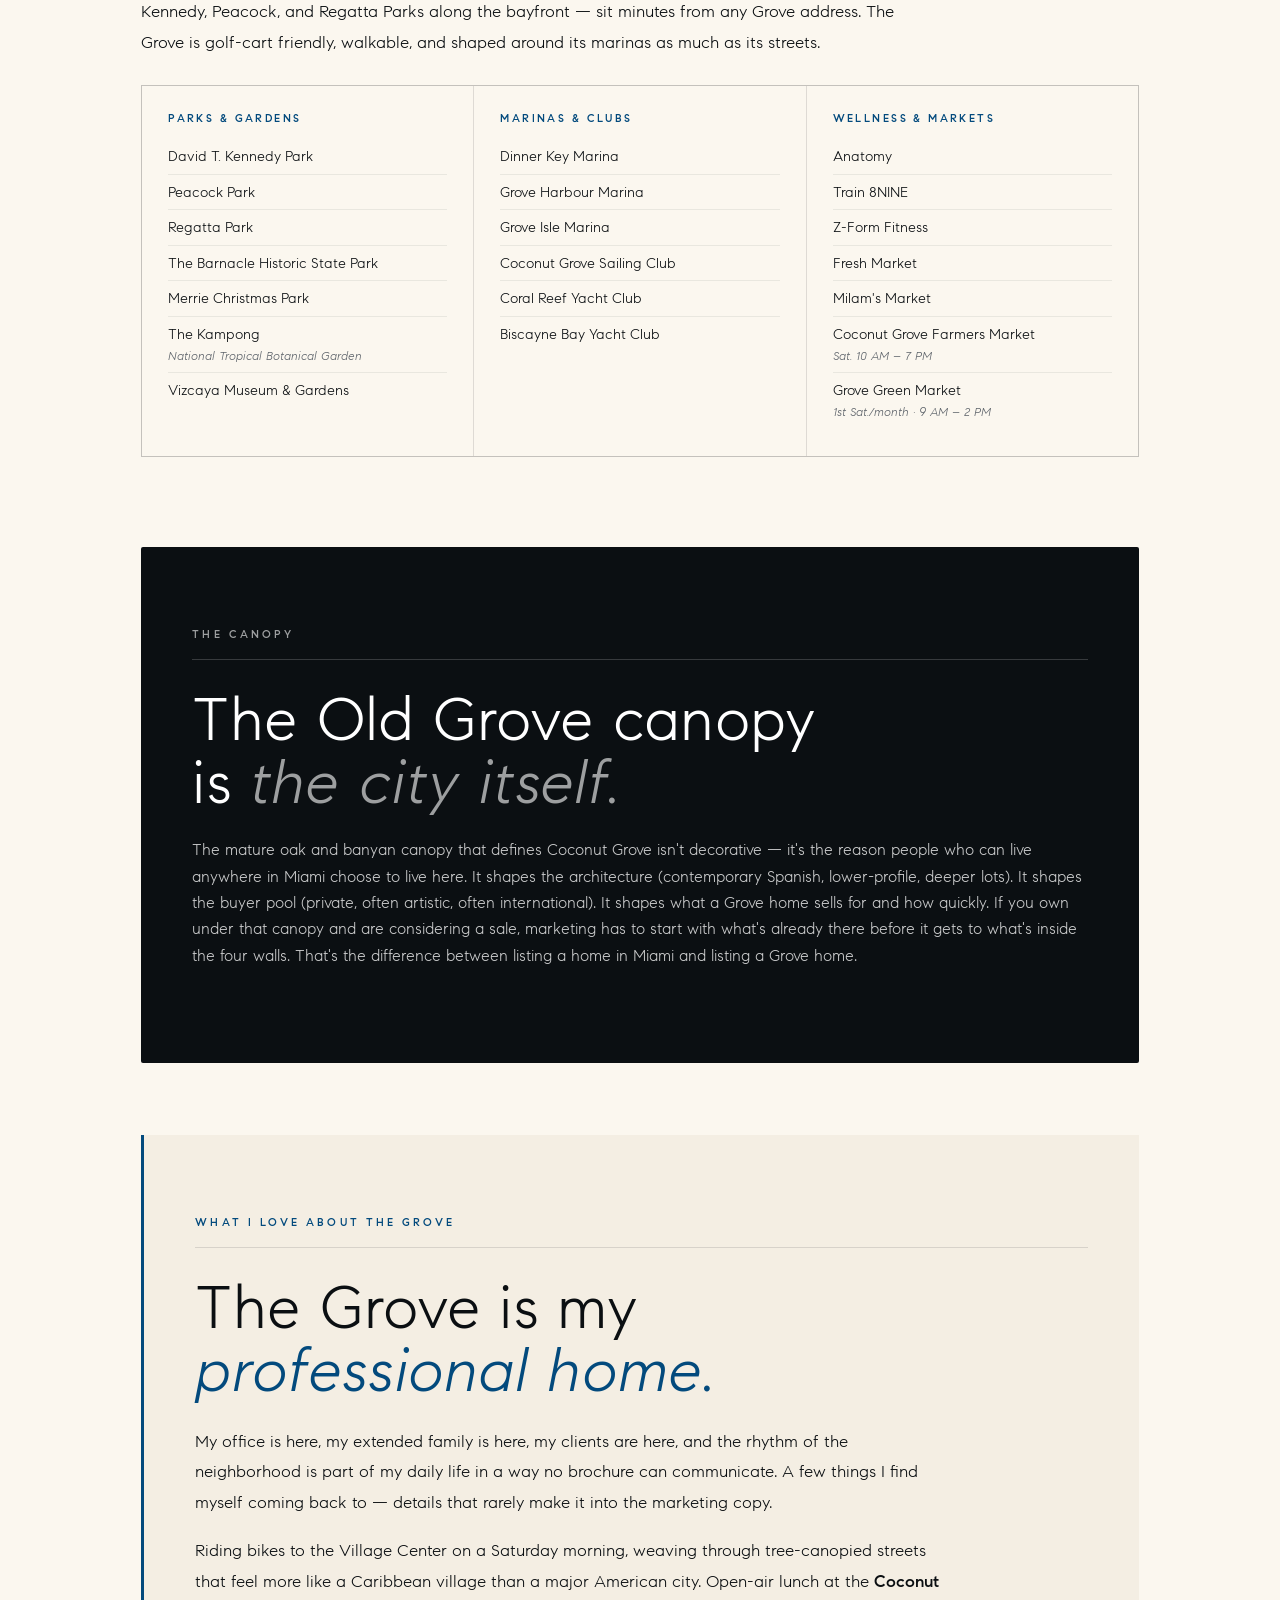
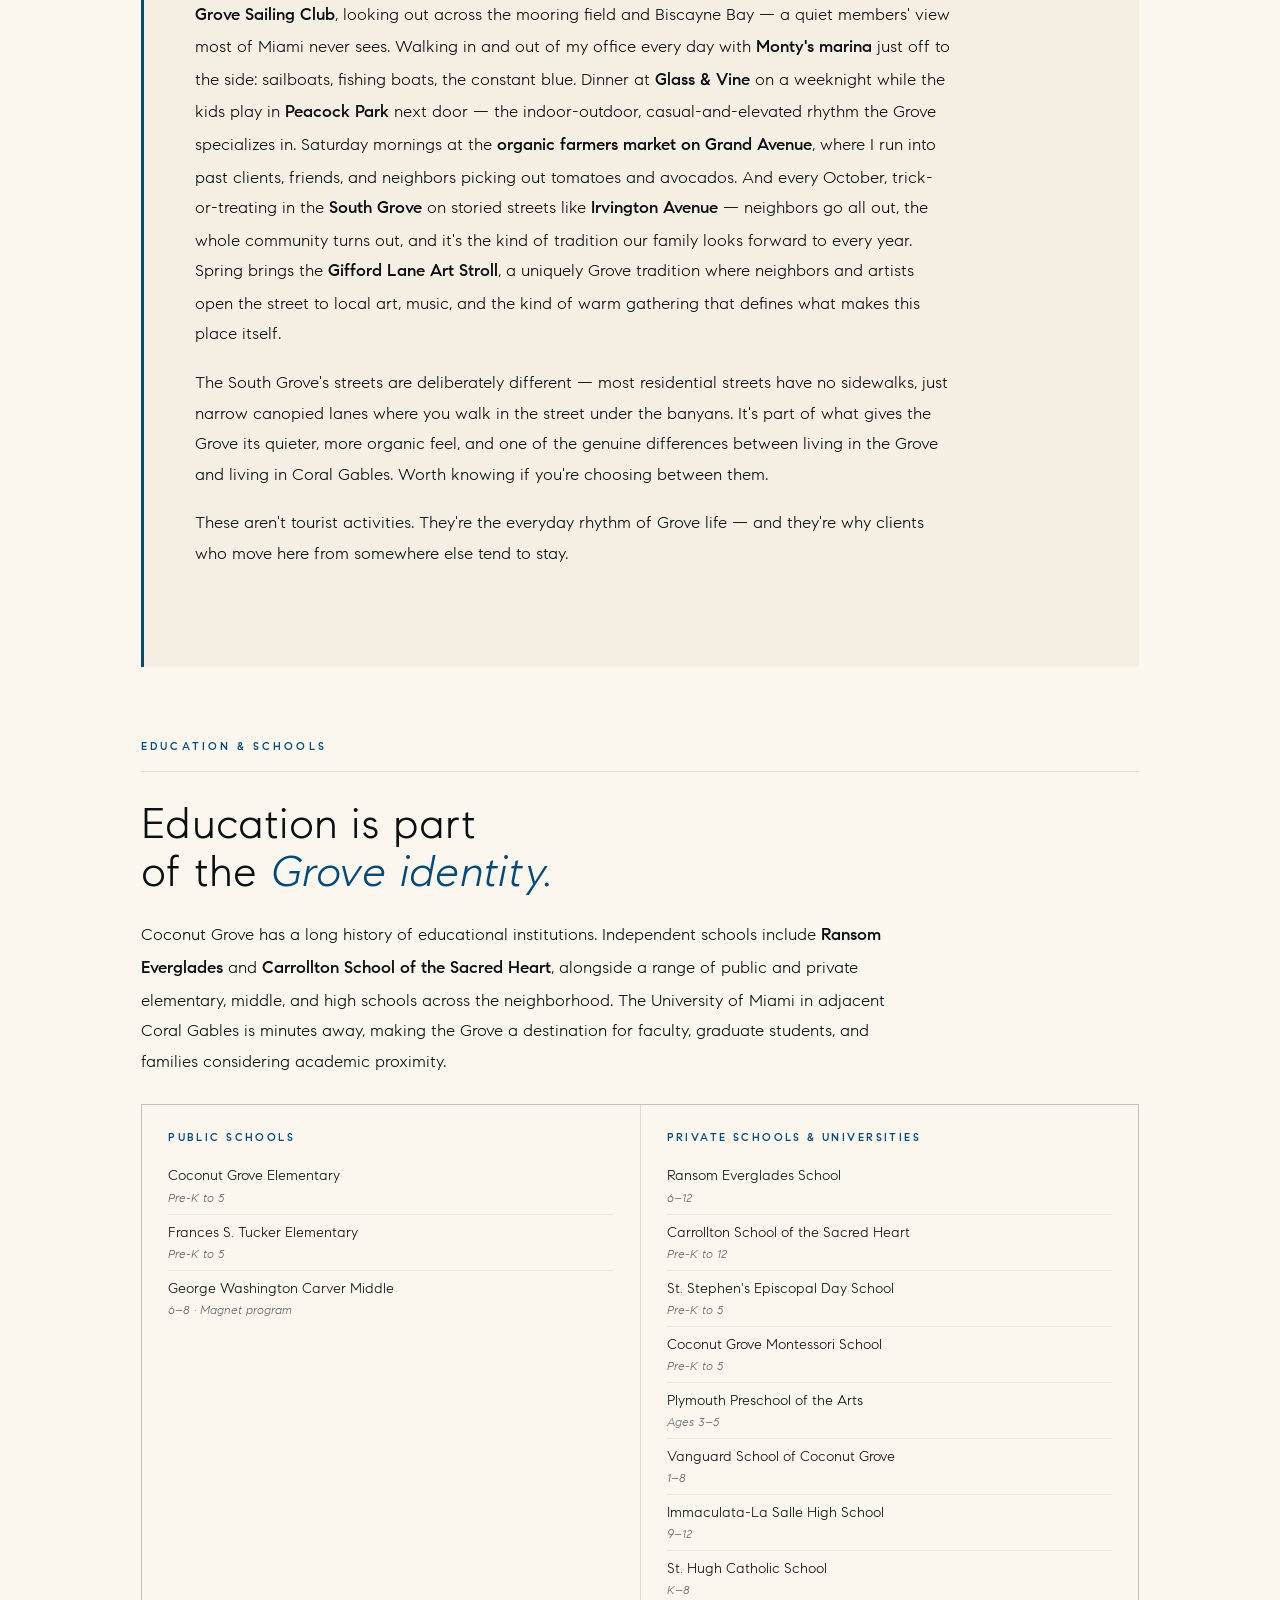
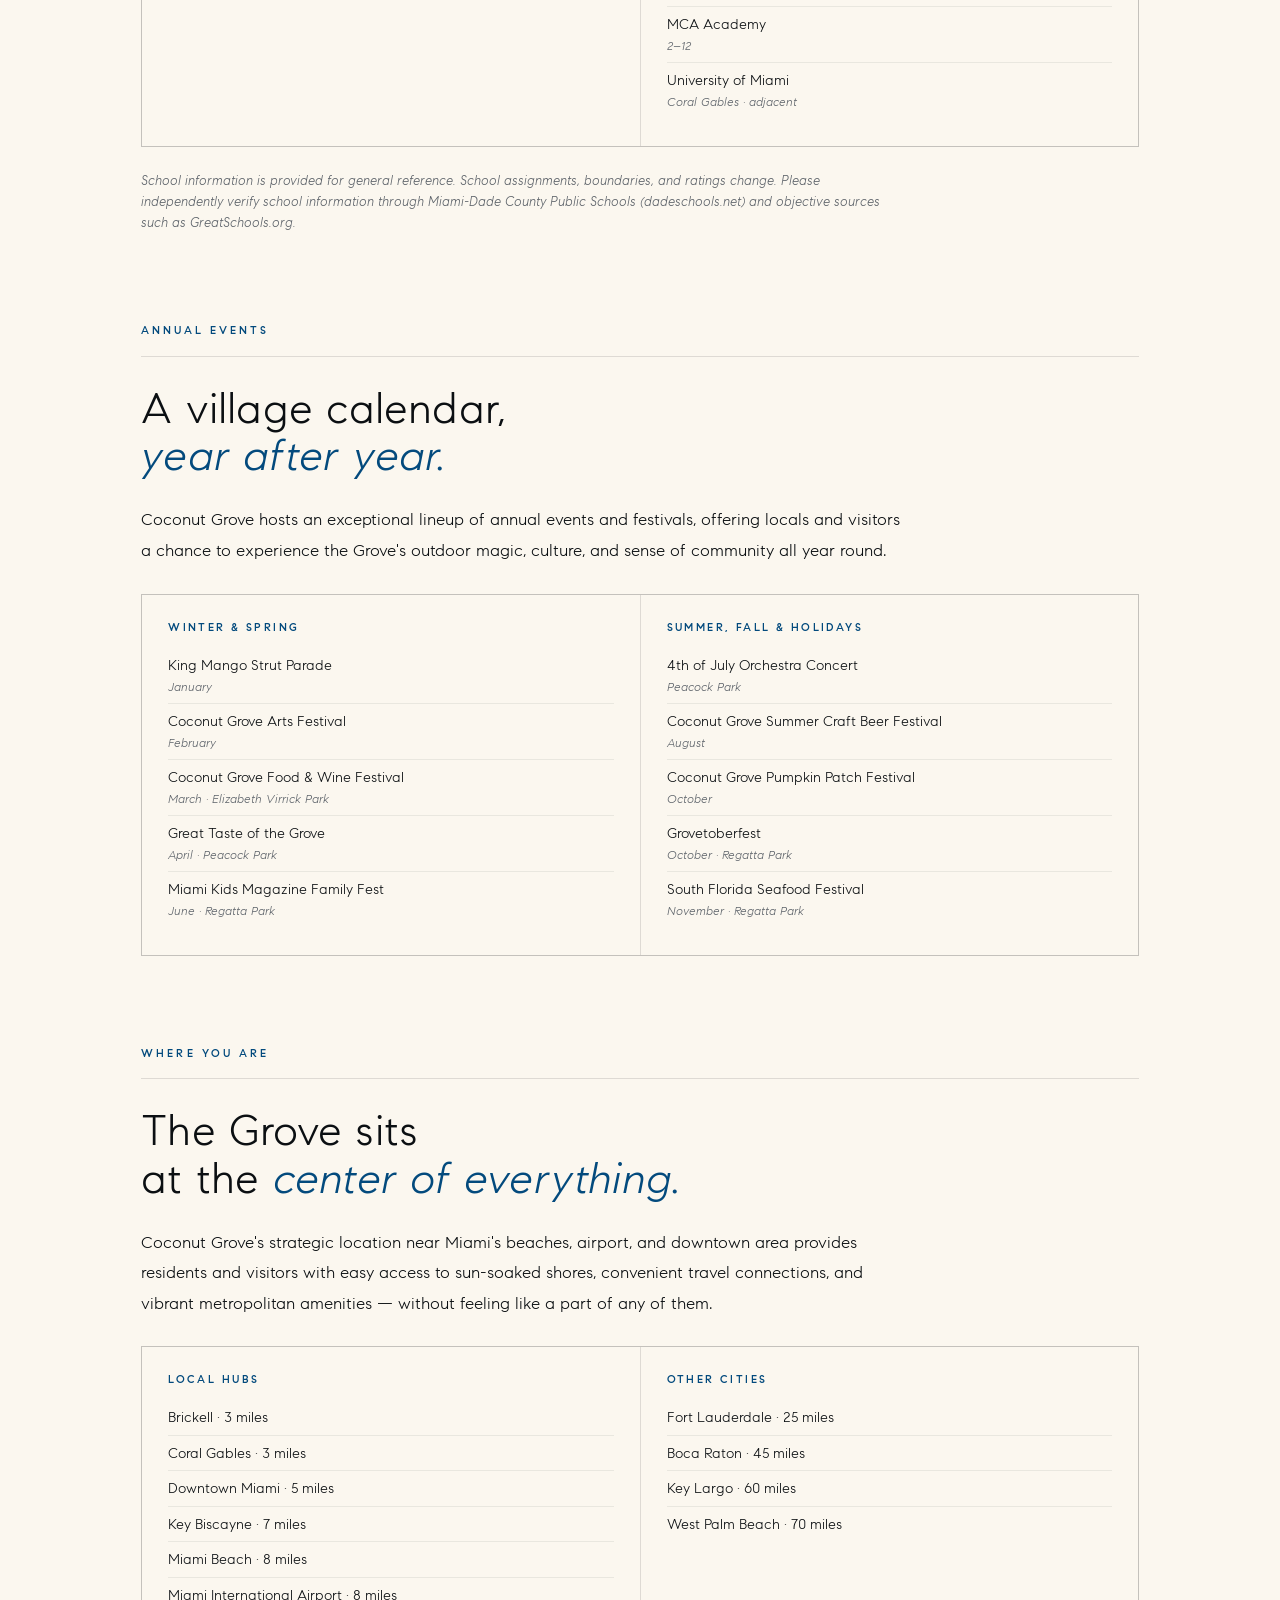
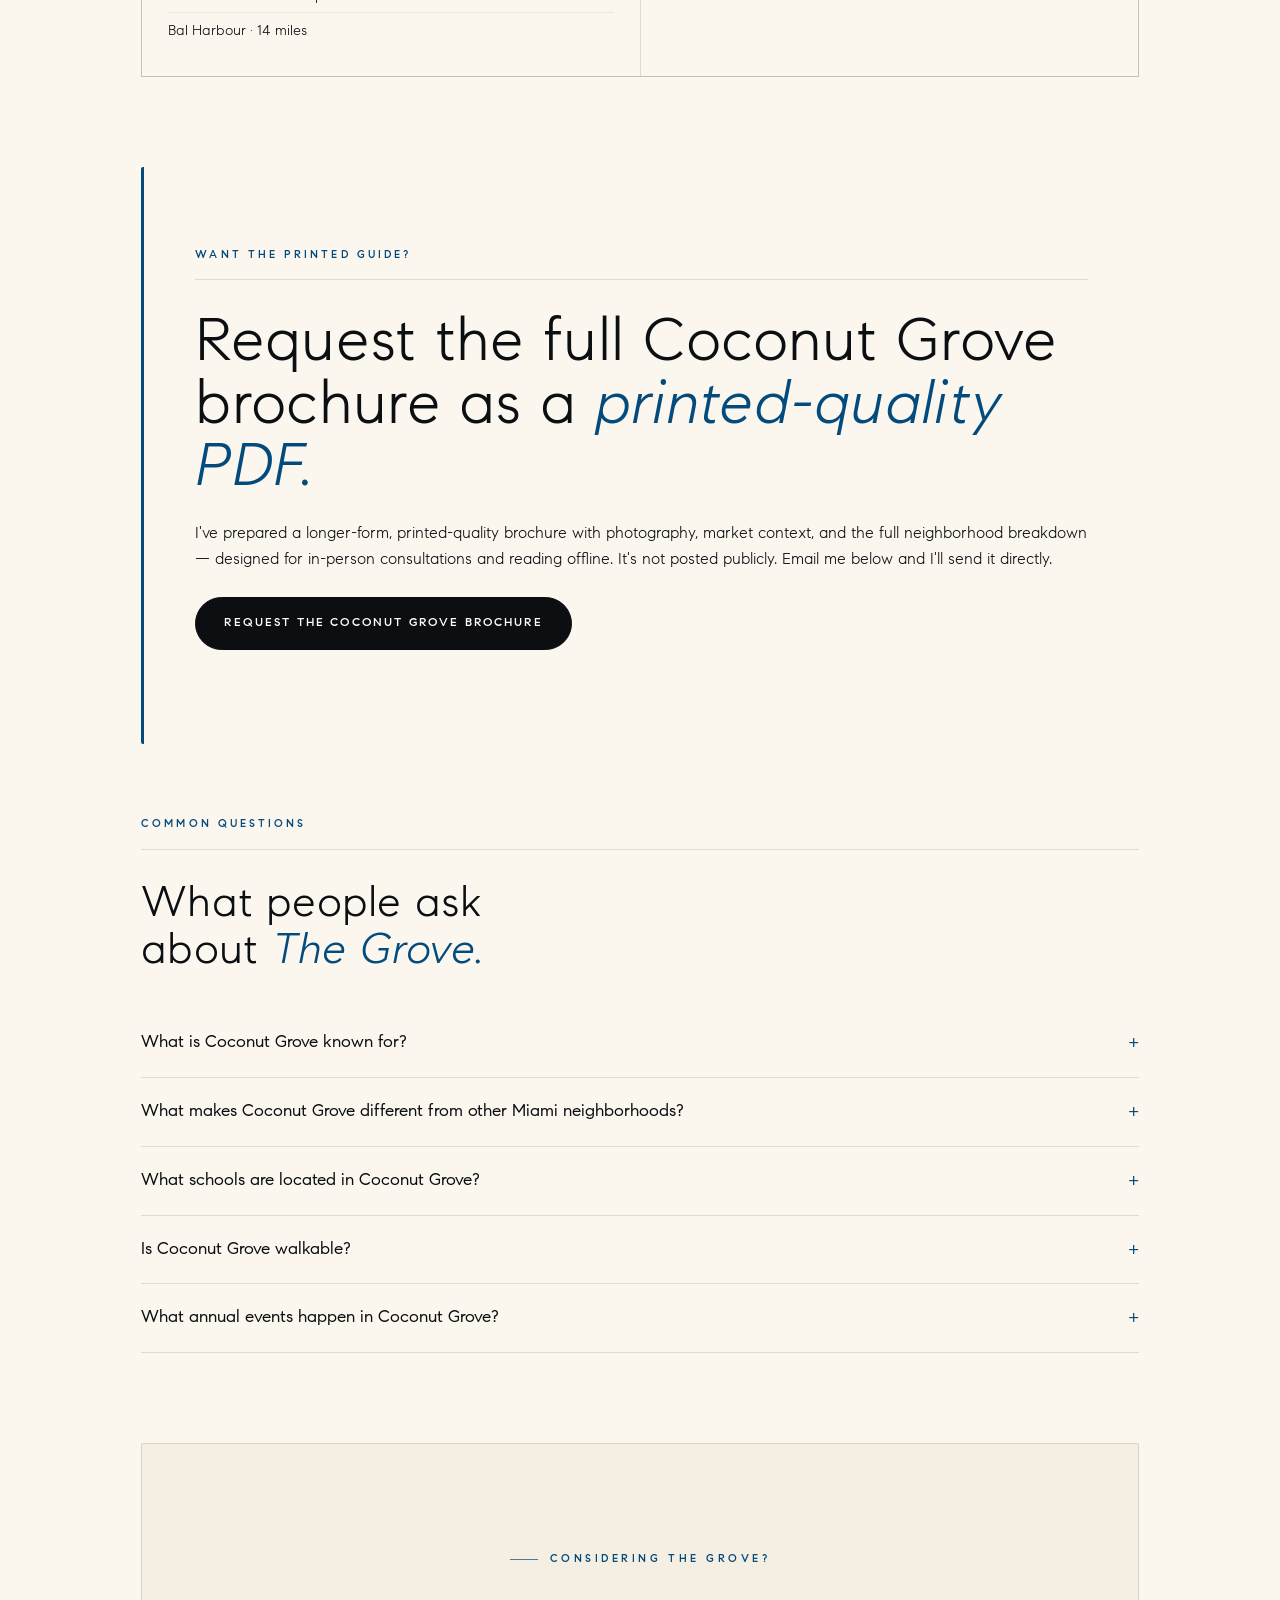
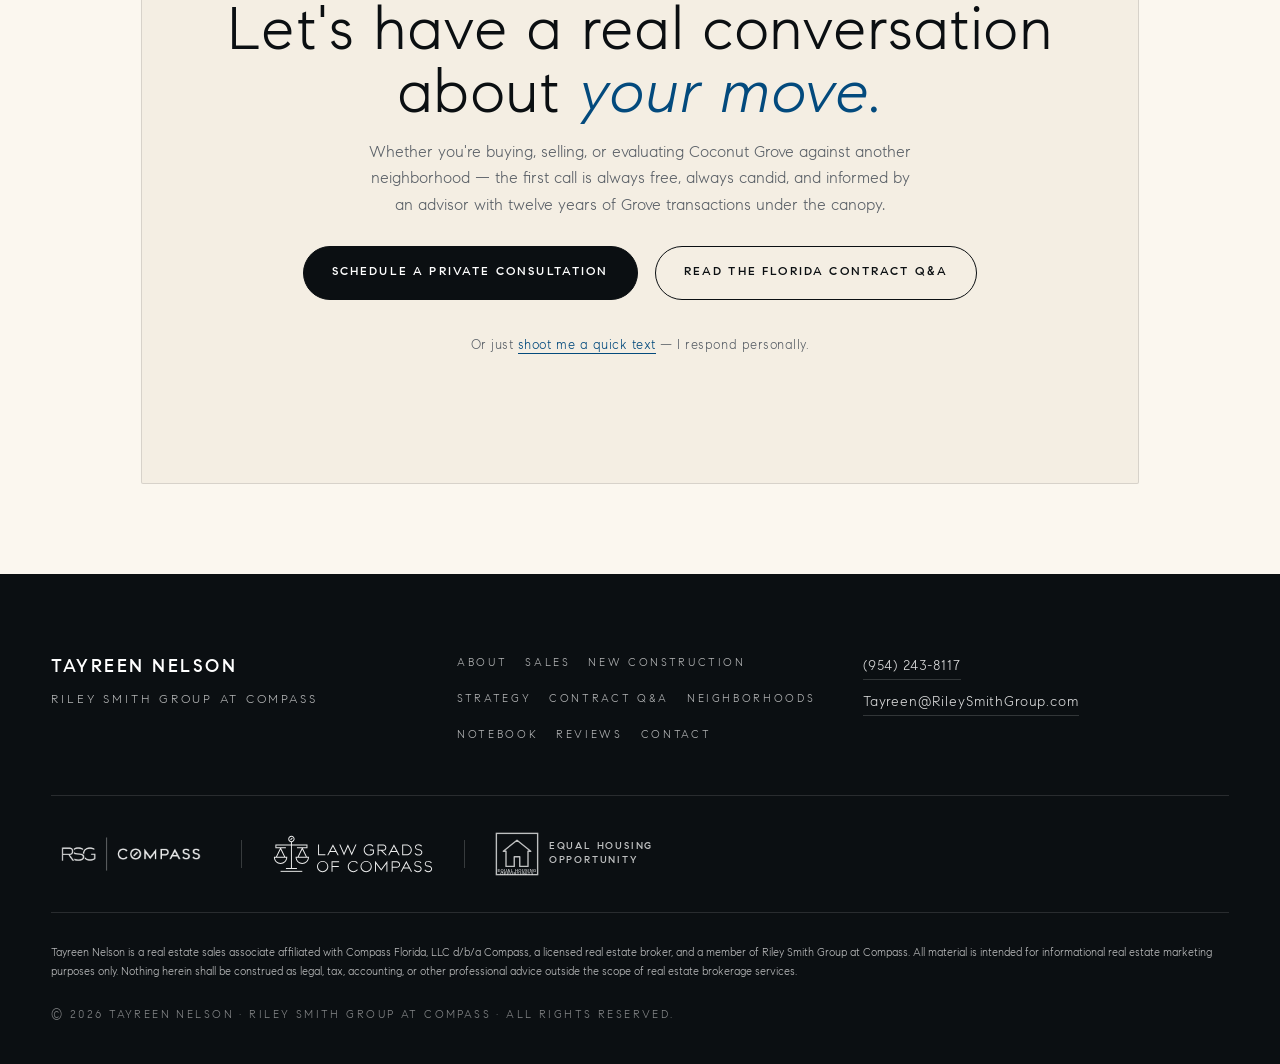
<file: neighborhoods/coconut-grove/index.html>
<!DOCTYPE html>
<html lang="en">
<head>
  <meta charset="UTF-8" />
  <meta name="viewport" content="width=device-width, initial-scale=1.0" />
  <meta name="theme-color" content="#034A7D" />

  <title>Living in Coconut Grove · A Neighborhood Guide | Tayreen Nelson, Riley Smith Group at Compass</title>
  <meta name="description" content="A guide to Coconut Grove — Miami's oldest neighborhood. Architecture, schools, restaurants, sailing, the Old Grove canopy, Vizcaya, the Sailing Club, and what defines daily life in The Grove. By Tayreen Nelson, Riley Smith Group at Compass real estate advisor." />
  <meta name="keywords" content="Coconut Grove real estate, living in Coconut Grove, Coconut Grove neighborhood guide, Coconut Grove schools, Vizcaya, Coconut Grove Sailing Club, The Grove Miami, Coconut Grove homes for sale, Tayreen Nelson Coconut Grove Realtor" />
  <link rel="canonical" href="https://tayreennelson.com/neighborhoods/coconut-grove/" />

  <meta property="og:type" content="article" />
  <meta property="og:site_name" content="Tayreen Nelson · Riley Smith Group at Compass" />
  <meta property="og:title" content="Living in Coconut Grove · A Neighborhood Guide" />
  <meta property="og:description" content="A guide to Coconut Grove — Miami's oldest neighborhood. By Tayreen Nelson, residential real estate advisor with the Riley Smith Group at Compass." />
  <meta property="og:url" content="https://tayreennelson.com/neighborhoods/coconut-grove/" />
  <meta property="og:image" content="https://tayreennelson.com/images/micanopy-pool.jpg" />

  <meta name="twitter:card" content="summary_large_image" />
  <meta name="twitter:title" content="Living in Coconut Grove · A Neighborhood Guide" />
  <meta name="twitter:description" content="A guide to Coconut Grove — Miami's oldest neighborhood. By Tayreen Nelson, Riley Smith Group at Compass." />
  <meta name="twitter:image" content="https://tayreennelson.com/images/micanopy-pool.jpg" />

  <link rel="preload" as="font" type="font/ttf" href="/assets/fonts/CompassSans-Light.ttf" crossorigin />
  <link rel="preload" as="font" type="font/ttf" href="/assets/fonts/CompassSans-Regular.ttf" crossorigin />
  <link rel="icon" type="image/png" sizes="32x32" href="/images/favicon.png" />
  <link rel="apple-touch-icon" href="/images/apple-touch-icon.png" />
  <link rel="stylesheet" href="/styles.css" />

  <style>
    /* Neighborhood guide page styles — light hero matching homepage */
    .nb-hero { background: var(--paper); color: var(--ink); padding: clamp(120px, 16vh, 180px) clamp(20px, 4vw, 56px) clamp(48px, 7vh, 80px); position: relative; overflow: hidden; border-bottom: 1px solid var(--line-soft); }
    .nb-hero-inner { max-width: var(--content-max); margin: 0 auto; position: relative; z-index: 1; display: grid; grid-template-columns: 1.05fr 0.95fr; gap: clamp(32px, 5vw, 64px); align-items: center; }
    .nb-hero-text { min-width: 0; }
    .nb-hero-img { position: relative; }
    .nb-hero-img img { width: 100%; height: auto; max-height: 540px; object-fit: cover; object-position: 50% 35%; border-radius: 2px; display: block; }
    @media (max-width: 900px) { .nb-hero-inner { grid-template-columns: 1fr; } .nb-hero-img img { max-height: 380px; } }
    .nb-breadcrumb { font-size: 11px; text-transform: uppercase; letter-spacing: 0.28em; color: var(--muted); margin-bottom: 22px; }
    .nb-breadcrumb a { color: var(--ocean); border-bottom: 1px solid transparent; transition: border-color .2s var(--easing); }
    .nb-breadcrumb a:hover { border-bottom-color: var(--ocean); }
    .nb-breadcrumb-sep { margin: 0 12px; opacity: 0.5; }
    .nb-hero .eyebrow { color: var(--ocean); margin-bottom: 14px; }
    .nb-hero .eyebrow::before { background: var(--ocean); }
    .nb-hero h1 { color: var(--ink); font-size: clamp(40px, 5.4vw, 76px); margin: 0; line-height: 1.02; }
    .nb-hero h1 em { color: var(--ocean); font-style: italic; font-weight: 300; }
    .nb-hero-lede { margin-top: 24px; font-size: clamp(16px, 1.25vw, 19px); line-height: 1.7; color: var(--muted); max-width: 560px; font-weight: 300; }
    .nb-hero-tags { margin-top: 28px; display: flex; flex-wrap: wrap; gap: 8px; }
    .nb-hero-tags span { font-size: 10px; letter-spacing: 0.24em; text-transform: uppercase; color: var(--ink); padding: 8px 14px; border: 1px solid var(--line); border-radius: 999px; font-weight: 500; background: rgba(255,255,255,0.6); }

    .nb-content { max-width: var(--content-narrow); margin: 0 auto; padding: clamp(72px, 10vh, 120px) clamp(20px, 4vw, 56px); }
    .nb-section { margin-bottom: clamp(72px, 10vh, 100px); }
    .nb-section:last-child { margin-bottom: 0; }
    .nb-section-rule { font-size: 11px; font-weight: 500; text-transform: uppercase; letter-spacing: 0.28em; color: var(--ocean); margin-bottom: 28px; padding-bottom: 14px; border-bottom: 1px solid var(--line); display: block; }
    .nb-section h2 { font-size: clamp(28px, 3.4vw, 46px); margin: 0 0 24px; line-height: 1.1; }
    .nb-section h2 em { font-style: italic; color: var(--ocean); font-weight: 300; }
    .nb-section p { font-size: 17px; line-height: 1.8; color: var(--ink); margin: 0 0 18px; max-width: 760px; font-weight: 300; }
    .nb-section p strong { color: var(--ink); font-weight: 500; }

    .nb-grid-2 { display: grid; grid-template-columns: 1fr 1fr; gap: 1px; background: var(--line); border: 1px solid var(--line); margin-top: 28px; }
    .nb-grid-3 { display: grid; grid-template-columns: 1fr 1fr 1fr; gap: 1px; background: var(--line); border: 1px solid var(--line); margin-top: 28px; }
    .nb-cell { background: var(--paper); padding: 28px 26px; }
    .nb-cell h3 { font-size: 11px; text-transform: uppercase; letter-spacing: 0.22em; color: var(--ocean); margin: 0 0 14px; font-weight: 500; }
    .nb-cell ul { list-style: none; margin: 0; padding: 0; }
    .nb-cell li { font-size: 14.5px; color: var(--ink); padding: 6px 0; border-bottom: 1px solid var(--line-soft); line-height: 1.55; font-weight: 300; }
    .nb-cell li:last-child { border-bottom: 0; }
    .nb-cell li em { color: var(--muted); font-style: italic; font-size: 12px; display: block; margin-top: 2px; }

    .pullquote { border-left: 2px solid var(--ocean); padding: 8px 0 8px 28px; margin: 36px 0; font-size: clamp(19px, 1.8vw, 24px); line-height: 1.5; font-style: italic; font-weight: 300; color: var(--ink); max-width: 800px; }
    .pullquote cite { display: block; margin-top: 14px; font-size: 12px; text-transform: uppercase; letter-spacing: 0.22em; color: var(--muted); font-style: normal; }

    .quality-band { background: var(--ink); color: white; padding: clamp(50px, 7vw, 80px) clamp(28px, 4vw, 56px); margin: clamp(60px, 8vh, 96px) 0; border-radius: 2px; }
    .quality-band h2 { color: white; margin-bottom: 24px; }
    .quality-band h2 em { color: rgba(255,255,255,0.6); }
    .quality-band p { color: rgba(255,255,255,0.78); }
    .quality-band-rule { color: rgba(255,255,255,0.6); border-color: rgba(255,255,255,0.18); }

    .insider-band { background: var(--ivory); padding: clamp(50px, 7vw, 80px) clamp(28px, 4vw, 56px); margin: clamp(60px, 8vh, 96px) 0; border-left: 3px solid var(--ocean); }
    .insider-band h2 { margin-bottom: 24px; }
    .insider-band p { font-size: 17px; line-height: 1.8; color: var(--ink); margin: 0 0 18px; max-width: 760px; font-weight: 300; }
    .insider-band p strong { color: var(--ink); font-weight: 500; }

    .feature-image-band { margin: clamp(60px, 8vh, 96px) 0; }
    .feature-image-band img { width: 100%; height: auto; max-height: 520px; object-fit: cover; object-position: 50% 35%; border-radius: 2px; }
    .feature-image-caption { margin-top: 14px; font-size: 11px; text-transform: uppercase; letter-spacing: 0.24em; color: var(--muted); }

    .nb-faq { margin-top: 36px; }
    .nb-faq details { border-bottom: 1px solid var(--line); padding: 22px 0; }
    .nb-faq summary { cursor: pointer; list-style: none; font-size: 17px; font-weight: 400; color: var(--ink); padding-right: 28px; position: relative; line-height: 1.4; }
    .nb-faq summary::-webkit-details-marker { display: none; }
    .nb-faq summary::after { content: '+'; position: absolute; right: 0; top: 0; color: var(--ocean); font-size: 20px; font-weight: 300; line-height: 1; transition: transform .25s var(--easing); }
    .nb-faq details[open] summary::after { content: '−'; }
    .nb-faq summary:hover { color: var(--ocean); }
    .nb-faq .nb-faq-a { padding-top: 16px; padding-right: 32px; }
    .nb-faq .nb-faq-a p { font-size: 16px; line-height: 1.75; color: var(--muted); }

    .nb-cta { background: var(--ivory); color: var(--ink); text-align: center; padding: clamp(60px, 9vw, 100px) clamp(28px, 4vw, 56px); margin-top: clamp(60px, 8vh, 100px); border: 1px solid var(--line); border-radius: 2px; }
    .nb-cta h2 { color: var(--ink); margin-bottom: 16px; }
    .nb-cta h2 em { color: var(--ocean); font-style: italic; font-weight: 300; }
    .nb-cta p { color: var(--muted); max-width: 560px; margin: 0 auto 28px; }
    .nb-cta .btn { margin: 0 6px 10px; }

    @media (max-width: 760px) {
      .nb-grid-2, .nb-grid-3 { grid-template-columns: 1fr; }
    }
  </style>

  <script type="application/ld+json">
  {
    "@context": "https://schema.org",
    "@type": "Article",
    "headline": "Living in Coconut Grove · A Neighborhood Guide",
    "description": "A guide to Coconut Grove, Miami's oldest neighborhood — architecture, schools, restaurants, waterfront life, the Old Grove canopy, and the cultural anchors that define daily life.",
    "author": { "@type": "Person", "name": "Tayreen Nelson", "url": "https://tayreennelson.com/", "jobTitle": "Residential Real Estate Advisor, Riley Smith Group at Compass" },
    "publisher": { "@type": "RealEstateAgent", "name": "Tayreen Nelson · Riley Smith Group at Compass", "url": "https://tayreennelson.com/" },
    "datePublished": "2026-05-17",
    "dateModified": "2026-05-17",
    "mainEntityOfPage": "https://tayreennelson.com/neighborhoods/coconut-grove/",
    "image": "https://tayreennelson.com/images/micanopy-pool.jpg",
    "inLanguage": "en-US",
    "about": { "@type": "Place", "name": "Coconut Grove, Miami, Florida", "address": { "@type": "PostalAddress", "addressLocality": "Coconut Grove", "addressRegion": "FL", "addressCountry": "US" } }
  }
  </script>

  <script type="application/ld+json">
  {
    "@context": "https://schema.org",
    "@type": "Place",
    "name": "Coconut Grove, Miami, Florida",
    "alternateName": "The Grove",
    "description": "Coconut Grove is Miami's oldest neighborhood, defined by its tropical oak and banyan canopy, bayfront marinas, historic architecture, walkable village center, and cultural anchors including Vizcaya Museum & Gardens, the Coconut Grove Sailing Club, and the Barnacle Historic State Park.",
    "address": { "@type": "PostalAddress", "addressLocality": "Coconut Grove", "addressRegion": "FL", "addressCountry": "US" },
    "containedInPlace": { "@type": "AdministrativeArea", "name": "Miami-Dade County, Florida" }
  }
  </script>

  <script type="application/ld+json">
  {
    "@context": "https://schema.org",
    "@type": "BreadcrumbList",
    "itemListElement": [
      { "@type": "ListItem", "position": 1, "name": "Home", "item": "https://tayreennelson.com/" },
      { "@type": "ListItem", "position": 2, "name": "Neighborhoods", "item": "https://tayreennelson.com/neighborhoods/" },
      { "@type": "ListItem", "position": 3, "name": "Coconut Grove", "item": "https://tayreennelson.com/neighborhoods/coconut-grove/" }
    ]
  }
  </script>

  <script type="application/ld+json">
  {
    "@context": "https://schema.org",
    "@type": "FAQPage",
    "mainEntity": [
      { "@type": "Question", "name": "What is Coconut Grove known for?", "acceptedAnswer": { "@type": "Answer", "text": "Coconut Grove is Miami's oldest neighborhood, established in the 1870s, and is defined by its mature oak and banyan tree canopy, bayfront access, historic architecture, and walkable Grove Village Center. It is home to Vizcaya Museum and Gardens, the Coconut Grove Sailing Club, Coral Reef Yacht Club, Biscayne Bay Yacht Club, Peacock Park, Kennedy Park, Regatta Park, and the Barnacle Historic State Park. The neighborhood is also home to independent schools including Ransom Everglades and Carrollton School of the Sacred Heart, and adjacent to the University of Miami in Coral Gables." } },
      { "@type": "Question", "name": "What makes Coconut Grove different from other Miami neighborhoods?", "acceptedAnswer": { "@type": "Answer", "text": "Coconut Grove is distinct from other Miami neighborhoods because of its tropical canopy that cannot be quickly replicated, its bohemian and artistic character (rooted in the neighborhood's 1960s history), its waterfront orientation toward Biscayne Bay, lower-profile architecture set on deeper lots, and a buyer pool that includes international, artistic, and tech-industry residents drawn to the neighborhood's quieter pace." } },
      { "@type": "Question", "name": "What schools are located in Coconut Grove?", "acceptedAnswer": { "@type": "Answer", "text": "Coconut Grove is home to Ransom Everglades School (grades 6–12), Carrollton School of the Sacred Heart (Pre-K to 12), St. Stephen's Episcopal Day School, Coconut Grove Montessori School, Plymouth Preschool of the Arts, MCA Academy, and Vanguard School of Coconut Grove. Public schools include Coconut Grove Elementary, Frances S. Tucker Elementary, and George Washington Carver Middle School. The University of Miami in adjacent Coral Gables is within minutes of the Grove. School information is provided for general reference; please verify school assignments and ratings independently through dadeschools.net or GreatSchools.org." } },
      { "@type": "Question", "name": "Is Coconut Grove walkable?", "acceptedAnswer": { "@type": "Answer", "text": "Yes. Coconut Grove's downtown — known as the Grove Village Center — is one of the most walkable areas in Miami. The CocoWalk shopping mall, Commodore Plaza, Peacock Park, and the marina district are all walkable from each other, and the residential streets surrounding the village are golf-cart friendly and tree-shaded. Many Grove residents move primarily on foot or by golf cart within the neighborhood." } },
      { "@type": "Question", "name": "What annual events happen in Coconut Grove?", "acceptedAnswer": { "@type": "Answer", "text": "Coconut Grove hosts the King Mango Strut Parade (January), the Coconut Grove Arts Festival (February), Coconut Grove Food and Wine Festival (March), the Great Taste of the Grove (April), Miami Kids Magazine Family Fest (June), 4th of July Orchestra Concert at Peacock Park, Coconut Grove Summer Craft Beer Festival (August), Coconut Grove Pumpkin Patch Festival and Grovetoberfest (October), and the South Florida Seafood Festival (November)." } }
    ]
  }
  </script>
</head>
<body>

  <a class="skip-link" href="#main">Skip to content</a>

  <header class="site-header is-scrolled" id="siteHeader">
    <a class="brand" href="/" aria-label="Tayreen Nelson — Riley Smith Group at Compass — home">
      <span class="brand-name">Tayreen Nelson</span>
      <span class="brand-divider" aria-hidden="true">·</span>
      <span class="brand-sub">Riley Smith Group at Compass</span>
    </a>
    <nav class="primary-nav" aria-label="Primary">
      <a href="/#about">About</a>
      <a href="/#sales">Sales</a>
      <a href="/new-construction/">New Construction</a>
      <a href="/#strategy">Strategy</a>
      <a href="/contract-qa/">Contract Q&amp;A</a>
      <a href="/neighborhoods/" aria-current="page">Neighborhoods</a>
      <a href="/notebook/">Notebook</a> <a href="/#reviews">Reviews</a>
      <a href="/#contact" class="nav-cta">Contact</a>
    </nav>
    <button class="nav-toggle" aria-label="Toggle navigation" aria-expanded="false" aria-controls="mobileNav">
      <span></span><span></span><span></span>
    </button>
  </header>
  <div class="mobile-nav" id="mobileNav" hidden>
    <a href="/#about">About</a>
    <a href="/#sales">Sales</a>
      <a href="/new-construction/">New Construction</a>
    <a href="/#strategy">Strategy</a>
    <a href="/contract-qa/">Contract Q&amp;A</a>
    <a href="/neighborhoods/" aria-current="page">Neighborhoods</a>
    <a href="/notebook/">Notebook</a> <a href="/#reviews">Reviews</a>
    <a href="/#contact">Contact</a>
  </div>

  <main id="main">

    <section class="nb-hero" aria-labelledby="pageTitle">
      <div class="nb-hero-inner">
        <div class="nb-hero-text">
          <p class="nb-breadcrumb"><a href="/">Home</a><span class="nb-breadcrumb-sep">/</span><a href="/neighborhoods/">Neighborhoods</a><span class="nb-breadcrumb-sep">/</span><span>Coconut Grove</span></p>
          <p class="eyebrow blue">Neighborhood Guide · Miami's Oldest</p>
          <h1 id="pageTitle">Living in <em>Coconut Grove.</em></h1>
          <p class="nb-hero-lede">A guide to Miami's oldest neighborhood — the canopy, the waterfront, the village, the schools, and the cultural rhythm that has defined Grove life for more than a century. Written by Tayreen Nelson, residential real estate advisor with the Riley Smith Group at Compass.</p>
          <div class="nb-hero-tags">
            <span>Miami's Oldest</span>
            <span>Waterfront Living</span>
            <span>Old Grove Canopy</span>
            <span>Walkable Village</span>
            <span>Bohemian Vibe</span>
          </div>
        </div>
        <div class="nb-hero-img">
          <img src="/images/micanopy-pool.jpg" alt="A contemporary Coconut Grove home with pool under the Old Grove oak canopy" width="1080" height="1350" loading="eager" fetchpriority="high" />
        </div>
      </div>
    </section>

    <div class="nb-content">

      <!-- INTRODUCING -->
      <div class="nb-section">
        <span class="nb-section-rule">Introducing Coconut Grove</span>
        <h2>A laid-back oasis,<br/>built under <em>the canopy.</em></h2>
        <p>Coconut Grove is Miami's oldest neighborhood, and traces of its colorful past are evident on every street corner. Blanketed by tropical greenery, the Grove features plentiful wildlife and ebullient natural beauty. Between bricks of coral and limestone, ivy-coated walls, ample shade, and historic architecture that references its roots as a bohemian community in the 1960s, its distinctively vibrant ambience is unmistakable.</p>
        <p>"The Grove," as it's known to locals, is famous for both its downtown strip and the bayfront. Its downtown area features the <strong>CocoWalk</strong> shopping center, as well as a number of local bars, boutiques, and restaurants in the colorful surrounding blocks. Along the water, you'll encounter one of Miami's largest marinas and <strong>Peacock Park</strong>. Coconut Grove is also home to the stunning <strong>Vizcaya Museum &amp; Gardens</strong>, which features Spanish architecture and the most elaborate cultivated garden in the city.</p>
        <p>You'll fall in love with the outdoor culture, eccentric spirit, and winding streets draped in greenery and charm. Coconut Grove exemplifies the original South Florida ideal — a modern lifestyle in a place that feels separated from time.</p>

        <p class="pullquote">
          Drive down Tigertail, Crystal Court, or El Prado and you understand instantly. The oak and banyan canopy that defines Coconut Grove isn't decorative — it's the reason people who can live anywhere in Miami choose to live here.
          <cite>— Tayreen Nelson · Riley Smith Group at Compass</cite>
        </p>
      </div>

      <!-- OUT & ABOUT -->
      <div class="nb-section">
        <span class="nb-section-rule">Out &amp; About · Dine, Shop &amp; Stroll</span>
        <h2>Where the village<br/>meets <em>the water.</em></h2>
        <p>Coconut Grove offers diverse dining options, unique shopping experiences, and best-in-class waterfront resorts. From cozy cafés to Michelin-starred restaurants, the Grove rewards walking from block to block. Independent boutiques along Commodore Plaza, the CocoWalk shopping center, and the historic streets surrounding the village give the neighborhood a feel no other Miami district has — closer to a Caribbean village than to a major American city.</p>

        <div class="nb-grid-2">
          <div class="nb-cell">
            <h3>RSG Recommended Dining</h3>
            <ul>
              <li>Ariete <em>Michelin-starred</em></li>
              <li>Los Felix <em>Michelin-starred</em></li>
              <li>Lokal</li>
              <li>Bombay Darbar</li>
              <li>Greenstreet Café</li>
              <li>Amal</li>
              <li>Glass &amp; Vine</li>
              <li>Sadelle's</li>
              <li>Carbone Vino</li>
              <li>Strada in the Grove</li>
              <li>Jaguar</li>
              <li>Loretta &amp; The Butcher</li>
              <li>Sapore di Mare</li>
              <li>Monty's Raw Bar</li>
              <li>Sushi by Scratch</li>
              <li>Bellini</li>
              <li>Bayshore Club</li>
              <li>Koko By Bakan</li>
            </ul>
          </div>
          <div class="nb-cell">
            <h3>Shopping &amp; Hotels</h3>
            <ul>
              <li>CocoWalk <em>The Grove's iconic shopping center</em></li>
              <li>Commodore Plaza <em>Independent boutiques + cafés</em></li>
              <li>Grove Village Center</li>
              <li>Mr. C Miami <em>Bayfront luxury</em></li>
              <li>Ritz-Carlton Coconut Grove</li>
              <li>Mayfair House Hotel &amp; Garden</li>
              <li>The Mutiny</li>
              <li>Hotel Arya</li>
            </ul>
          </div>
        </div>
      </div>

      <!-- LIFESTYLE -->
      <div class="nb-section">
        <span class="nb-section-rule">Lifestyle · Parks, Waterfront &amp; Daily Rhythm</span>
        <h2>The water,<br/>the trees, <em>the village.</em></h2>
        <p>Coconut Grove makes staying active, nourished, and one-with-nature a daily habit rather than a weekend plan. Premium gyms, organic markets, and a connected park system — anchored by Kennedy, Peacock, and Regatta Parks along the bayfront — sit minutes from any Grove address. The Grove is golf-cart friendly, walkable, and shaped around its marinas as much as its streets.</p>

        <div class="nb-grid-3">
          <div class="nb-cell">
            <h3>Parks &amp; Gardens</h3>
            <ul>
              <li>David T. Kennedy Park</li>
              <li>Peacock Park</li>
              <li>Regatta Park</li>
              <li>The Barnacle Historic State Park</li>
              <li>Merrie Christmas Park</li>
              <li>The Kampong <em>National Tropical Botanical Garden</em></li>
              <li>Vizcaya Museum &amp; Gardens</li>
            </ul>
          </div>
          <div class="nb-cell">
            <h3>Marinas &amp; Clubs</h3>
            <ul>
              <li>Dinner Key Marina</li>
              <li>Grove Harbour Marina</li>
              <li>Grove Isle Marina</li>
              <li>Coconut Grove Sailing Club</li>
              <li>Coral Reef Yacht Club</li>
              <li>Biscayne Bay Yacht Club</li>
            </ul>
          </div>
          <div class="nb-cell">
            <h3>Wellness &amp; Markets</h3>
            <ul>
              <li>Anatomy</li>
              <li>Train 8NINE</li>
              <li>Z-Form Fitness</li>
              <li>Fresh Market</li>
              <li>Milam's Market</li>
              <li>Coconut Grove Farmers Market <em>Sat. 10 AM – 7 PM</em></li>
              <li>Grove Green Market <em>1st Sat./month · 9 AM – 2 PM</em></li>
            </ul>
          </div>
        </div>
      </div>

      <!-- QUALITY OF LIFE BAND -->
      <div class="quality-band">
        <span class="nb-section-rule quality-band-rule">The Canopy</span>
        <h2>The Old Grove canopy<br/>is <em>the city itself.</em></h2>
        <p>The mature oak and banyan canopy that defines Coconut Grove isn't decorative — it's the reason people who can live anywhere in Miami choose to live here. It shapes the architecture (contemporary Spanish, lower-profile, deeper lots). It shapes the buyer pool (private, often artistic, often international). It shapes what a Grove home sells for and how quickly. If you own under that canopy and are considering a sale, marketing has to start with what's already there before it gets to what's inside the four walls. That's the difference between listing a home in Miami and listing a Grove home.</p>
      </div>

      <!-- INSIDER BAND -->
      <div class="insider-band">
        <span class="nb-section-rule">What I Love About the Grove</span>
        <h2>The Grove is my<br/><em>professional home.</em></h2>
        <p>My office is here, my extended family is here, my clients are here, and the rhythm of the neighborhood is part of my daily life in a way no brochure can communicate. A few things I find myself coming back to — details that rarely make it into the marketing copy.</p>
        <p>Riding bikes to the Village Center on a Saturday morning, weaving through tree-canopied streets that feel more like a Caribbean village than a major American city. Open-air lunch at the <strong>Coconut Grove Sailing Club</strong>, looking out across the mooring field and Biscayne Bay — a quiet members' view most of Miami never sees. Walking in and out of my office every day with <strong>Monty's marina</strong> just off to the side: sailboats, fishing boats, the constant blue. Dinner at <strong>Glass &amp; Vine</strong> on a weeknight while the kids play in <strong>Peacock Park</strong> next door — the indoor-outdoor, casual-and-elevated rhythm the Grove specializes in. Saturday mornings at the <strong>organic farmers market on Grand Avenue</strong>, where I run into past clients, friends, and neighbors picking out tomatoes and avocados. And every October, trick-or-treating in the <strong>South Grove</strong> on storied streets like <strong>Irvington Avenue</strong> — neighbors go all out, the whole community turns out, and it's the kind of tradition our family looks forward to every year. Spring brings the <strong>Gifford Lane Art Stroll</strong>, a uniquely Grove tradition where neighbors and artists open the street to local art, music, and the kind of warm gathering that defines what makes this place itself.</p>
        <p>The South Grove's streets are deliberately different — most residential streets have no sidewalks, just narrow canopied lanes where you walk in the street under the banyans. It's part of what gives the Grove its quieter, more organic feel, and one of the genuine differences between living in the Grove and living in Coral Gables. Worth knowing if you're choosing between them.</p>
        <p>These aren't tourist activities. They're the everyday rhythm of Grove life — and they're why clients who move here from somewhere else tend to stay.</p>
      </div>

      <!-- EDUCATION -->
      <div class="nb-section">
        <span class="nb-section-rule">Education &amp; Schools</span>
        <h2>Education is part<br/>of the <em>Grove identity.</em></h2>
        <p>Coconut Grove has a long history of educational institutions. Independent schools include <strong>Ransom Everglades</strong> and <strong>Carrollton School of the Sacred Heart</strong>, alongside a range of public and private elementary, middle, and high schools across the neighborhood. The University of Miami in adjacent Coral Gables is minutes away, making the Grove a destination for faculty, graduate students, and families considering academic proximity.</p>

        <div class="nb-grid-2">
          <div class="nb-cell">
            <h3>Public Schools</h3>
            <ul>
              <li>Coconut Grove Elementary <em>Pre-K to 5</em></li>
              <li>Frances S. Tucker Elementary <em>Pre-K to 5</em></li>
              <li>George Washington Carver Middle <em>6–8 · Magnet program</em></li>
            </ul>
          </div>
          <div class="nb-cell">
            <h3>Private Schools &amp; Universities</h3>
            <ul>
              <li>Ransom Everglades School <em>6–12</em></li>
              <li>Carrollton School of the Sacred Heart <em>Pre-K to 12</em></li>
              <li>St. Stephen's Episcopal Day School <em>Pre-K to 5</em></li>
              <li>Coconut Grove Montessori School <em>Pre-K to 5</em></li>
              <li>Plymouth Preschool of the Arts <em>Ages 3–5</em></li>
              <li>Vanguard School of Coconut Grove <em>1–8</em></li>
              <li>Immaculata-La Salle High School <em>9–12</em></li>
              <li>St. Hugh Catholic School <em>K–8</em></li>
              <li>MCA Academy <em>2–12</em></li>
              <li>University of Miami <em>Coral Gables · adjacent</em></li>
            </ul>
          </div>
        </div>

        <p style="margin-top: 24px; font-size: 13px; color: var(--muted); font-style: italic; line-height: 1.6;">School information is provided for general reference. School assignments, boundaries, and ratings change. Please independently verify school information through Miami-Dade County Public Schools (dadeschools.net) and objective sources such as GreatSchools.org.</p>
      </div>

      <!-- ANNUAL EVENTS -->
      <div class="nb-section">
        <span class="nb-section-rule">Annual Events</span>
        <h2>A village calendar,<br/><em>year after year.</em></h2>
        <p>Coconut Grove hosts an exceptional lineup of annual events and festivals, offering locals and visitors a chance to experience the Grove's outdoor magic, culture, and sense of community all year round.</p>

        <div class="nb-grid-2">
          <div class="nb-cell">
            <h3>Winter &amp; Spring</h3>
            <ul>
              <li>King Mango Strut Parade <em>January</em></li>
              <li>Coconut Grove Arts Festival <em>February</em></li>
              <li>Coconut Grove Food &amp; Wine Festival <em>March · Elizabeth Virrick Park</em></li>
              <li>Great Taste of the Grove <em>April · Peacock Park</em></li>
              <li>Miami Kids Magazine Family Fest <em>June · Regatta Park</em></li>
            </ul>
          </div>
          <div class="nb-cell">
            <h3>Summer, Fall &amp; Holidays</h3>
            <ul>
              <li>4th of July Orchestra Concert <em>Peacock Park</em></li>
              <li>Coconut Grove Summer Craft Beer Festival <em>August</em></li>
              <li>Coconut Grove Pumpkin Patch Festival <em>October</em></li>
              <li>Grovetoberfest <em>October · Regatta Park</em></li>
              <li>South Florida Seafood Festival <em>November · Regatta Park</em></li>
            </ul>
          </div>
        </div>
      </div>

      <!-- LOCATION -->
      <div class="nb-section">
        <span class="nb-section-rule">Where You Are</span>
        <h2>The Grove sits<br/>at the <em>center of everything.</em></h2>
        <p>Coconut Grove's strategic location near Miami's beaches, airport, and downtown area provides residents and visitors with easy access to sun-soaked shores, convenient travel connections, and vibrant metropolitan amenities — without feeling like a part of any of them.</p>

        <div class="nb-grid-2">
          <div class="nb-cell">
            <h3>Local Hubs</h3>
            <ul>
              <li>Brickell · 3 miles</li>
              <li>Coral Gables · 3 miles</li>
              <li>Downtown Miami · 5 miles</li>
              <li>Key Biscayne · 7 miles</li>
              <li>Miami Beach · 8 miles</li>
              <li>Miami International Airport · 8 miles</li>
              <li>Bal Harbour · 14 miles</li>
            </ul>
          </div>
          <div class="nb-cell">
            <h3>Other Cities</h3>
            <ul>
              <li>Fort Lauderdale · 25 miles</li>
              <li>Boca Raton · 45 miles</li>
              <li>Key Largo · 60 miles</li>
              <li>West Palm Beach · 70 miles</li>
            </ul>
          </div>
        </div>
      </div>

      <!-- BROCHURE REQUEST -->
      <div class="quality-band" style="background: var(--paper); color: var(--ink); border-left: 3px solid var(--ocean);">
        <span class="nb-section-rule" style="color: var(--ocean); border-color: var(--line);">Want the Printed Guide?</span>
        <h2 style="color: var(--ink);">Request the full Coconut Grove<br/>brochure as a <em style="color: var(--ocean);">printed-quality PDF.</em></h2>
        <p style="color: var(--ink);">I've prepared a longer-form, printed-quality brochure with photography, market context, and the full neighborhood breakdown — designed for in-person consultations and reading offline. It's not posted publicly. Email me below and I'll send it directly.</p>
        <p style="margin-top: 24px;">
          <a href="mailto:Tayreen@RileySmithGroup.com?subject=Request%20%E2%80%94%20Coconut%20Grove%20Neighborhood%20Brochure&amp;body=Hi%20Tayreen%2C%0A%0AI%27d%20love%20to%20receive%20the%20Coconut%20Grove%20neighborhood%20brochure.%0A%0AThank%20you%21%0A" class="btn btn-primary">Request the Coconut Grove Brochure</a>
        </p>
      </div>

      <!-- FAQ -->
      <div class="nb-section">
        <span class="nb-section-rule">Common Questions</span>
        <h2>What people ask<br/>about <em>The Grove.</em></h2>
        <div class="nb-faq">
          <details>
            <summary>What is Coconut Grove known for?</summary>
            <div class="nb-faq-a"><p>Coconut Grove is Miami's oldest neighborhood, established in the 1870s, and is defined by its mature oak and banyan tree canopy, bayfront access, historic architecture, and walkable Grove Village Center. It is home to Vizcaya Museum and Gardens, the Coconut Grove Sailing Club, Coral Reef Yacht Club, Biscayne Bay Yacht Club, Peacock Park, Kennedy Park, Regatta Park, and the Barnacle Historic State Park. The neighborhood is also home to independent schools including Ransom Everglades and Carrollton School of the Sacred Heart.</p></div>
          </details>
          <details>
            <summary>What makes Coconut Grove different from other Miami neighborhoods?</summary>
            <div class="nb-faq-a"><p>Coconut Grove is distinct because of its tropical canopy that cannot be quickly replicated, its bohemian and artistic character (rooted in the neighborhood's 1960s history), its waterfront orientation toward Biscayne Bay, lower-profile architecture set on deeper lots, and a buyer pool that includes international, artistic, and tech-industry residents drawn to the neighborhood's quieter pace.</p></div>
          </details>
          <details>
            <summary>What schools are located in Coconut Grove?</summary>
            <div class="nb-faq-a"><p>Independent schools in Coconut Grove include Ransom Everglades School (grades 6–12), Carrollton School of the Sacred Heart (Pre-K to 12), St. Stephen's Episcopal Day School, Coconut Grove Montessori School, Plymouth Preschool of the Arts, MCA Academy, and Vanguard School of Coconut Grove. Public schools include Coconut Grove Elementary, Frances S. Tucker Elementary, and George Washington Carver Middle School. The University of Miami in adjacent Coral Gables is within minutes of the Grove. <em>School information is provided for general reference; please verify school assignments and ratings independently through dadeschools.net or GreatSchools.org.</em></p></div>
          </details>
          <details>
            <summary>Is Coconut Grove walkable?</summary>
            <div class="nb-faq-a"><p>Yes. The Grove Village Center is one of the most walkable areas in Miami. CocoWalk, Commodore Plaza, Peacock Park, and the marina district are all walkable from each other, and the residential streets surrounding the village are golf-cart friendly and tree-shaded. Many Grove residents move primarily on foot or by golf cart within the neighborhood.</p></div>
          </details>
          <details>
            <summary>What annual events happen in Coconut Grove?</summary>
            <div class="nb-faq-a"><p>The Coconut Grove Arts Festival (February) is the marquee event, drawing visitors from across the country. The Grove also hosts the King Mango Strut Parade (January), the Coconut Grove Food and Wine Festival (March), Great Taste of the Grove (April), Miami Kids Magazine Family Fest (June), 4th of July Orchestra Concert at Peacock Park, Coconut Grove Summer Craft Beer Festival (August), Pumpkin Patch Festival and Grovetoberfest (October), and the South Florida Seafood Festival (November).</p></div>
          </details>
        </div>
      </div>

      <!-- CTA -->
      <div class="nb-cta">
        <p class="eyebrow blue">Considering The Grove?</p>
        <h2>Let's have a real conversation<br/>about <em>your move.</em></h2>
        <p>Whether you're buying, selling, or evaluating Coconut Grove against another neighborhood — the first call is always free, always candid, and informed by an advisor with twelve years of Grove transactions under the canopy.</p>
        <div style="margin-top: 18px;">
          <a href="/#contact" class="btn btn-primary">Schedule a Private Consultation</a>
          <a href="/contract-qa/" class="btn btn-ghost">Read the Florida Contract Q&amp;A</a>
        </div>
        <p style="margin-top: 24px; font-size: 13px; color: var(--muted); letter-spacing: 0.04em;">Or just <a href="sms:+19542438117?body=Hi%20Tayreen%21%20I%20just%20read%20your%20Coconut%20Grove%20guide%20and%20would%20love%20to%20chat%20about%20the%20Grove." style="color: var(--ocean); border-bottom: 1px solid var(--ocean); padding-bottom: 1px;">shoot me a quick text</a> — I respond personally.</p>
      </div>

    </div>
  </main>

  <footer class="site-footer">
    <div class="footer-top">
      <div class="footer-brand">
        <p class="footer-name">Tayreen Nelson</p>
        <p class="footer-team">Riley Smith Group at Compass</p>
      </div>
      <nav class="footer-nav" aria-label="Footer">
        <a href="/#about">About</a>
        <a href="/#sales">Sales</a>
      <a href="/new-construction/">New Construction</a>
        <a href="/#strategy">Strategy</a>
        <a href="/contract-qa/">Contract Q&amp;A</a>
        <a href="/neighborhoods/">Neighborhoods</a>
        <a href="/notebook/">Notebook</a> <a href="/#reviews">Reviews</a>
        <a href="/#contact">Contact</a>
      </nav>
      <div class="footer-contact">
        <a href="tel:+19542438117">(954) 243-8117</a>
        <a href="mailto:Tayreen@RileySmithGroup.com">Tayreen@RileySmithGroup.com</a>
      </div>
    </div>
    <div class="footer-logos">
      <img src="/images/rsg-compass-white.png" alt="Riley Smith Group at Compass" />
      <span class="footer-logo-divider" aria-hidden="true"></span>
      <img src="/images/law-grads-white.svg" alt="Law Grads of Compass" />
      <span class="footer-logo-divider" aria-hidden="true"></span>
      <div class="eho-badge" aria-label="Equal Housing Opportunity">
        <svg xmlns="http://www.w3.org/2000/svg" viewBox="0 0 64 64" width="44" height="44" aria-hidden="true" role="img" focusable="false">
          <rect x="2" y="2" width="60" height="60" fill="none" stroke="currentColor" stroke-width="2"/>
          <path d="M32 12 L52 28 L48 28 L48 50 L36 50 L36 36 L28 36 L28 50 L16 50 L16 28 L12 28 Z" fill="none" stroke="currentColor" stroke-width="2" stroke-linejoin="round"/>
          <text x="32" y="58" font-family="Arial, sans-serif" font-size="6" font-weight="700" text-anchor="middle" fill="currentColor" letter-spacing="0.5">EQUAL HOUSING</text>
          <text x="32" y="63" font-family="Arial, sans-serif" font-size="6" font-weight="700" text-anchor="middle" fill="currentColor" letter-spacing="0.5">OPPORTUNITY</text>
        </svg>
        <span class="eho-label">Equal Housing<br/>Opportunity</span>
      </div>
    </div>
    <p class="footer-disclaimer">
      Tayreen Nelson is a real estate sales associate affiliated with Compass Florida, LLC d/b/a Compass, a licensed real estate broker, and a member of Riley Smith Group at Compass. All material is intended for informational real estate marketing purposes only. Nothing herein shall be construed as legal, tax, accounting, or other professional advice outside the scope of real estate brokerage services.
    </p>
    <p class="footer-copy">© <span id="year">2026</span> Tayreen Nelson · Riley Smith Group at Compass · All rights reserved.</p>
  </footer>

  <script>
    document.getElementById('year').textContent = new Date().getFullYear();
    (function(){
      var btn = document.querySelector('.nav-toggle');
      var nav = document.getElementById('mobileNav');
      if(!btn || !nav) return;
      btn.addEventListener('click', function(){
        var open = !nav.hasAttribute('hidden');
        if(open){ nav.setAttribute('hidden',''); btn.setAttribute('aria-expanded','false'); btn.classList.remove('is-open'); }
        else { nav.removeAttribute('hidden'); btn.setAttribute('aria-expanded','true'); btn.classList.add('is-open'); }
      });
    })();
  </script>
</body>
</html>
</file>
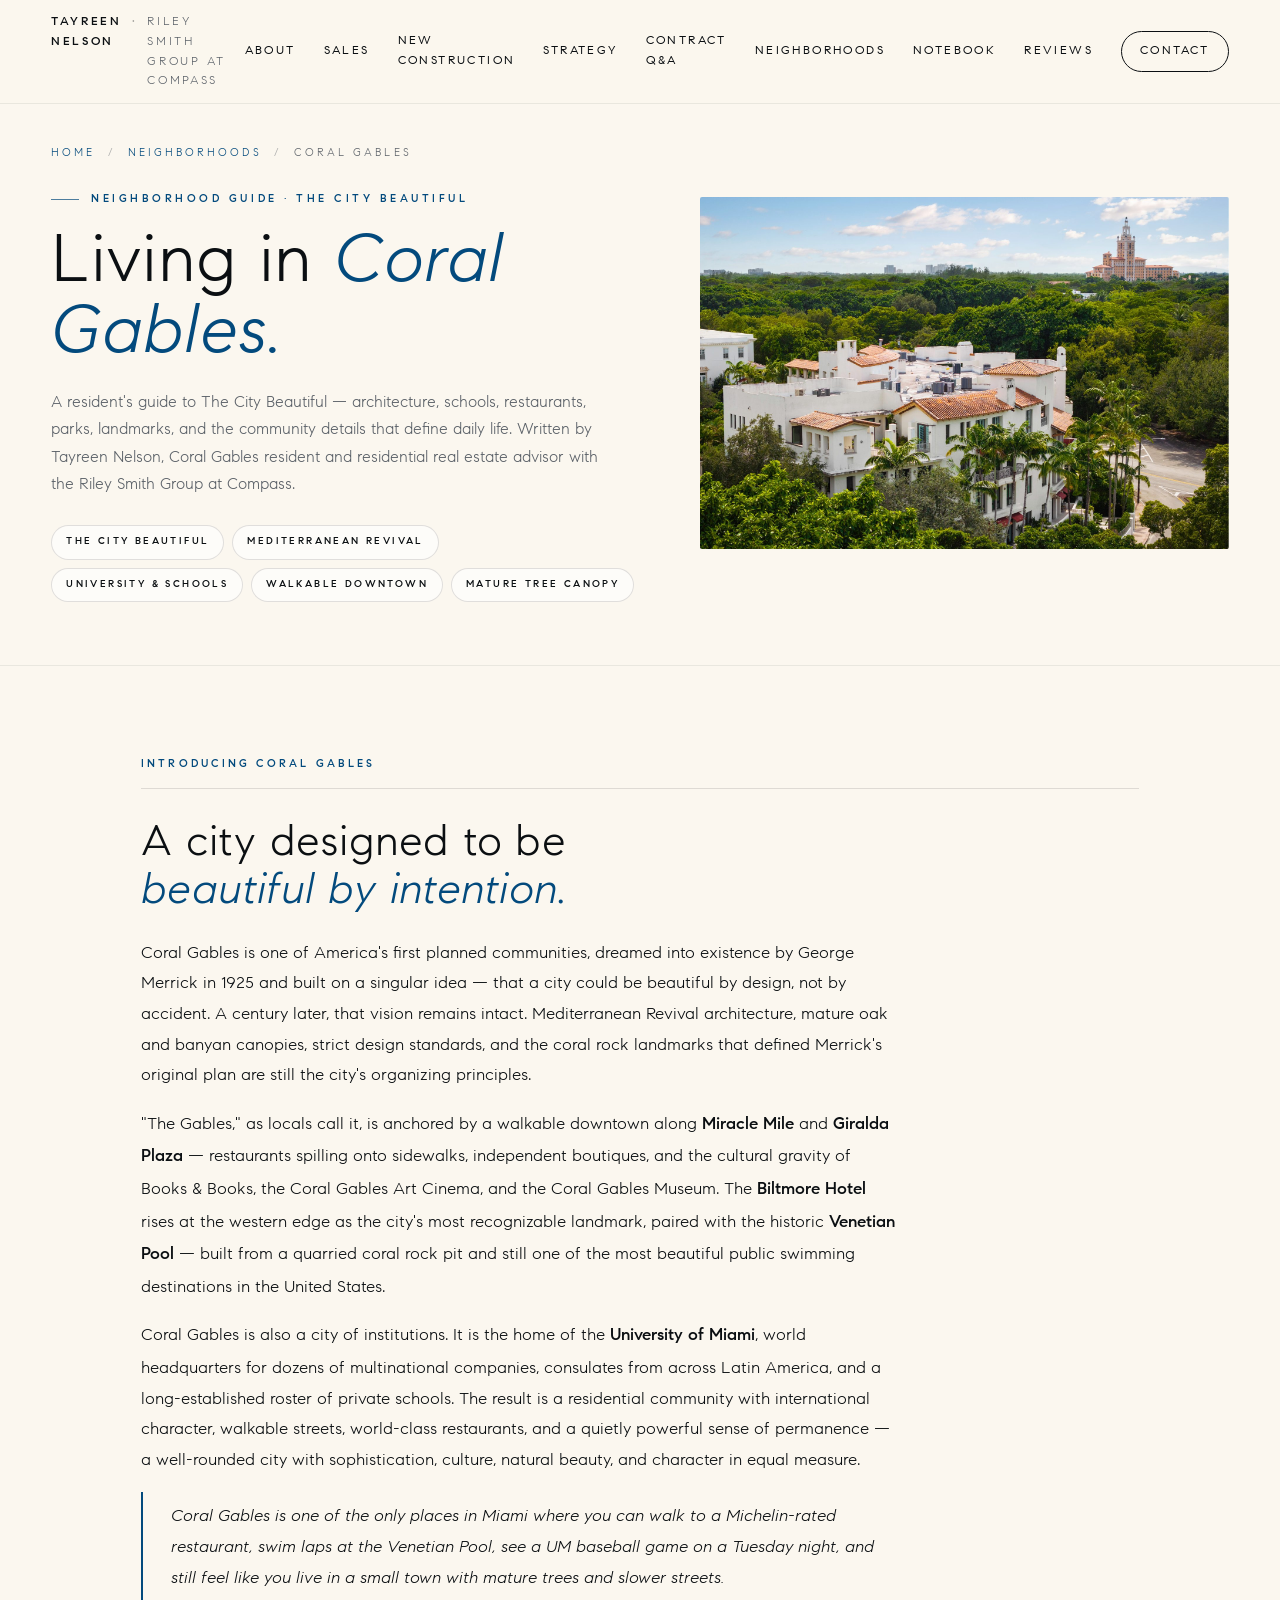
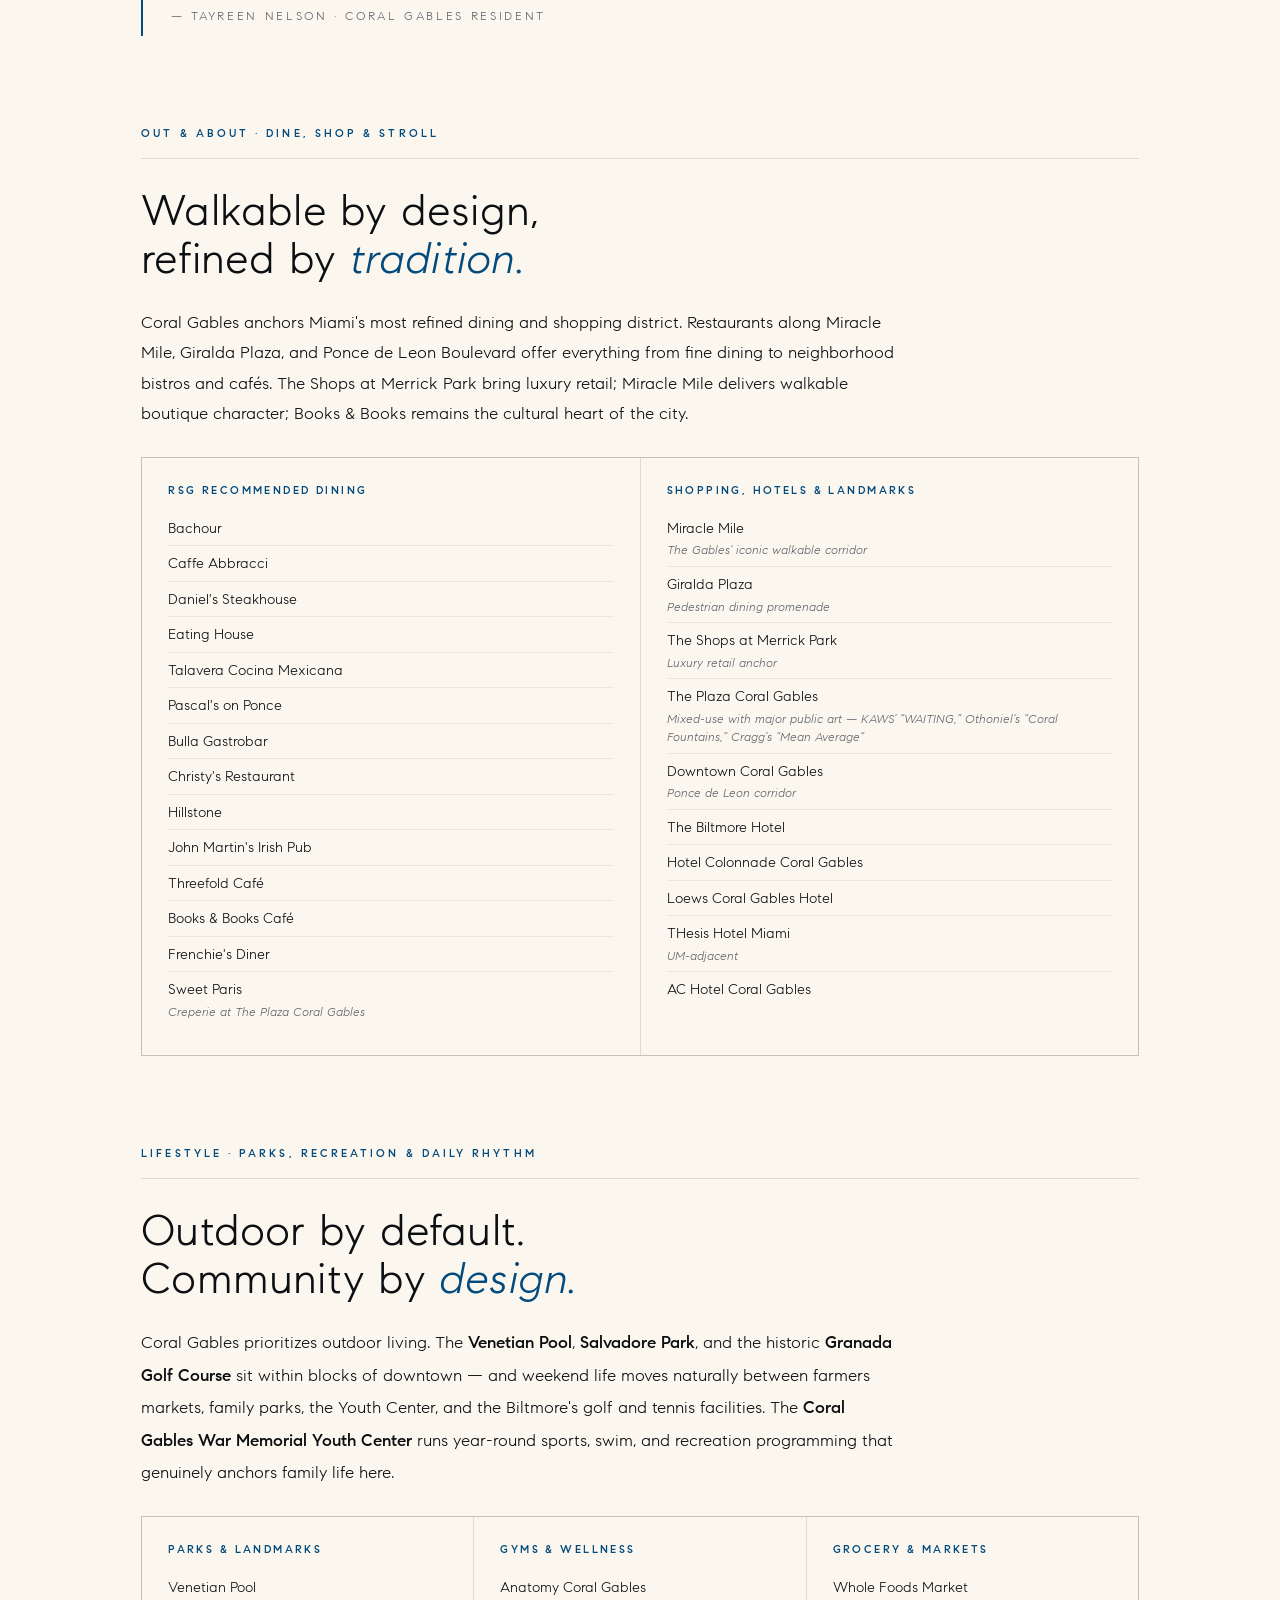
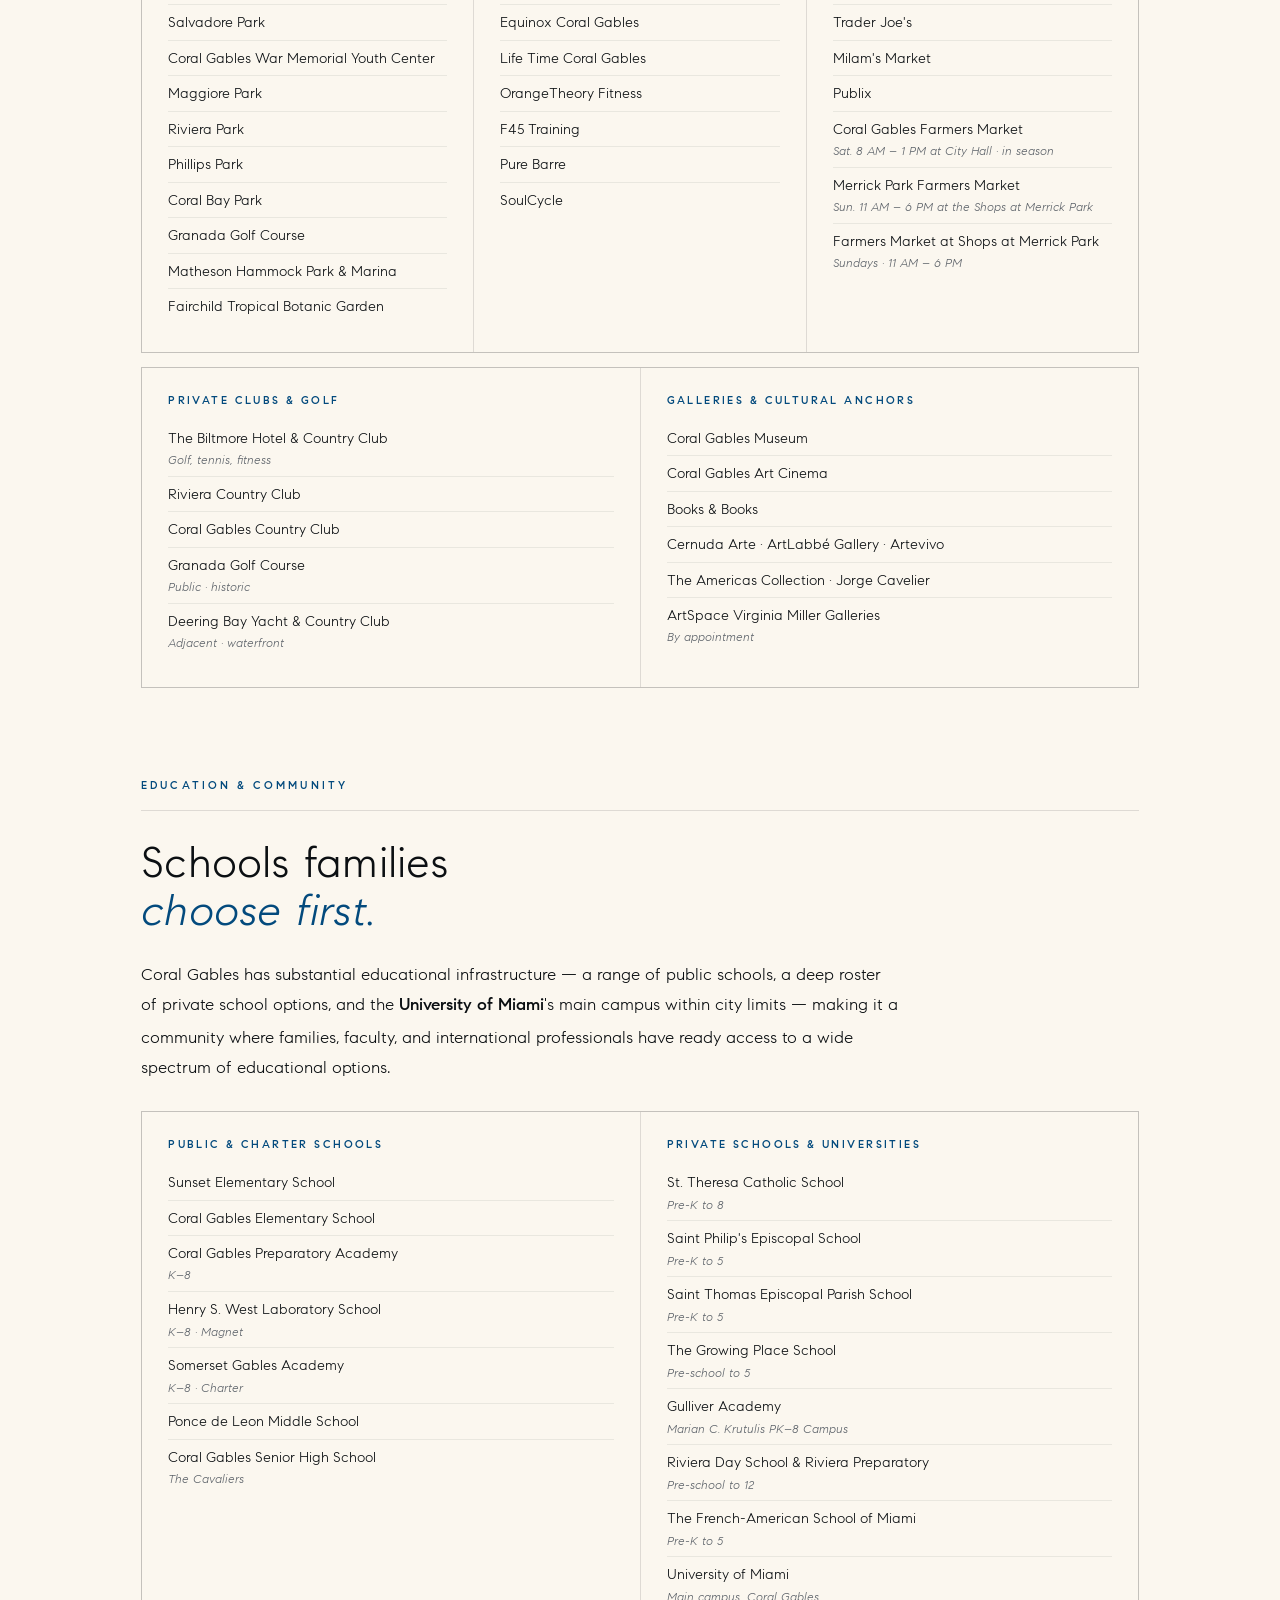
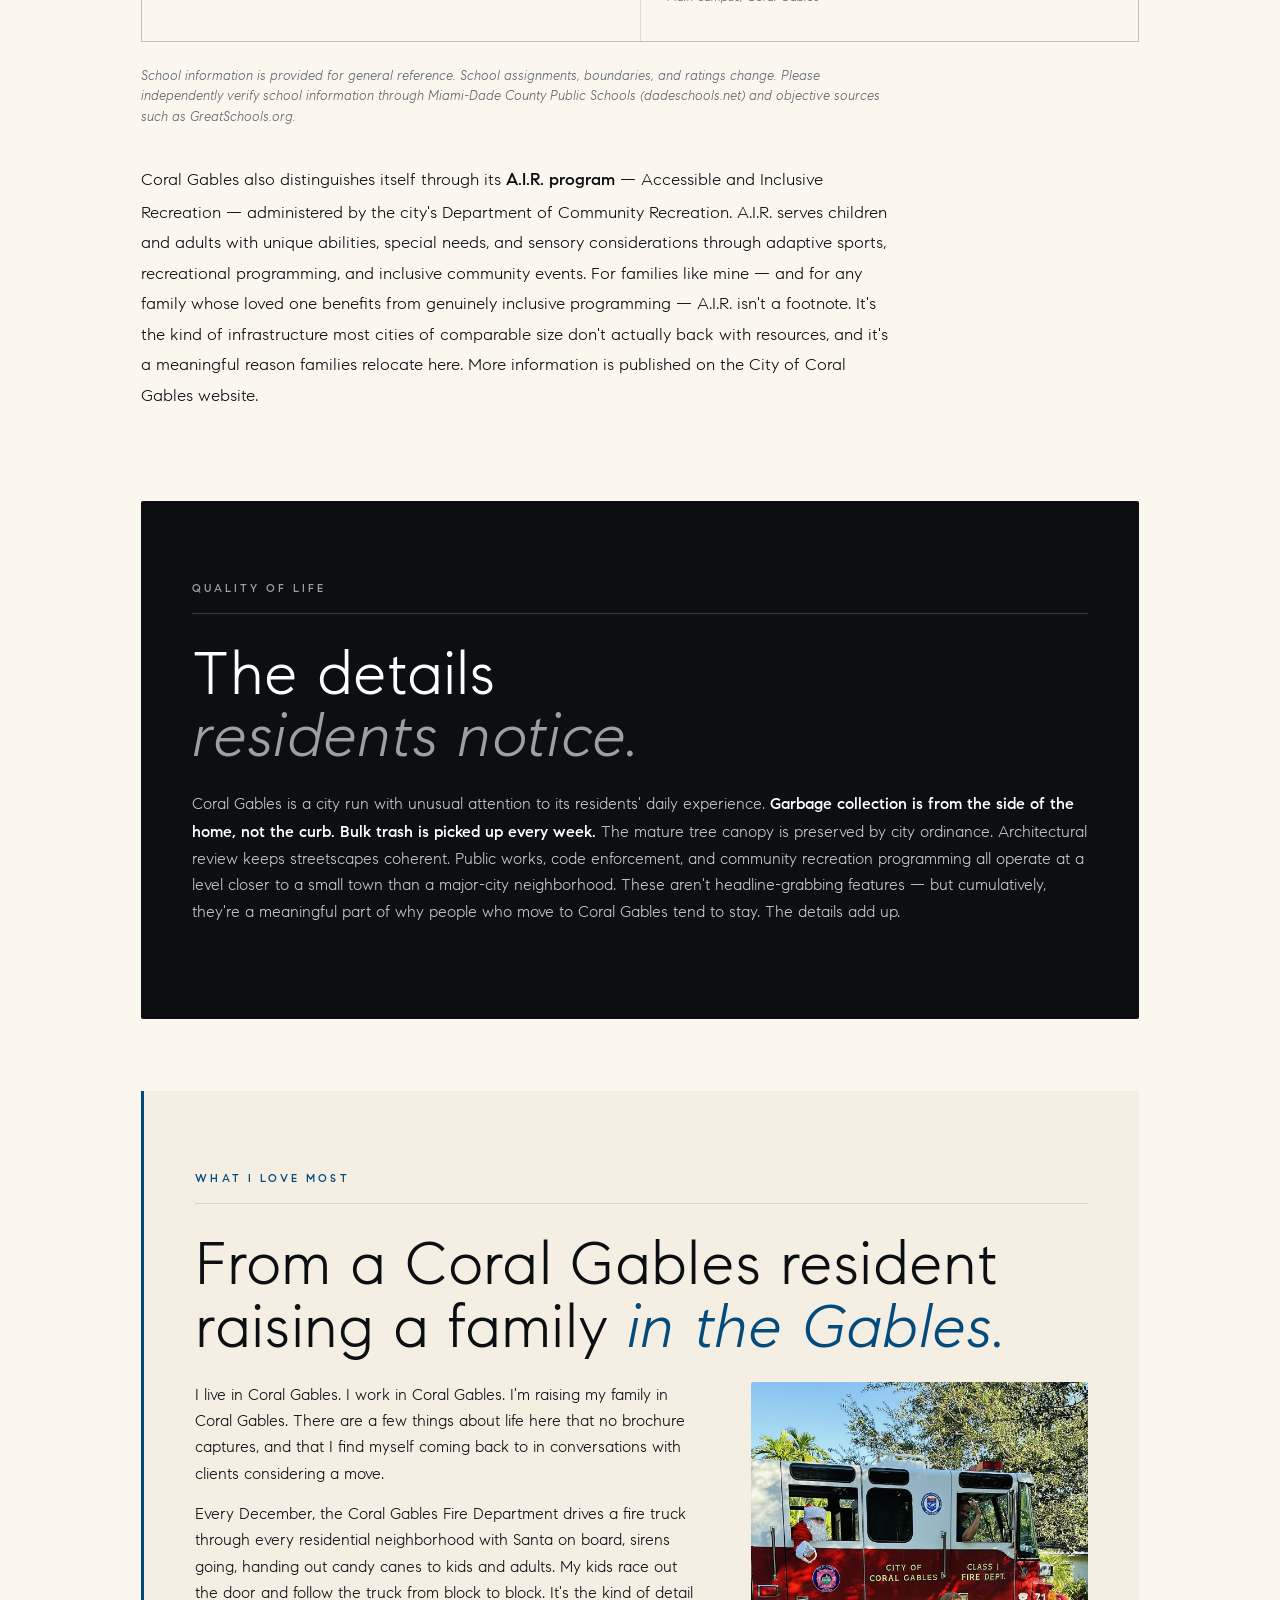
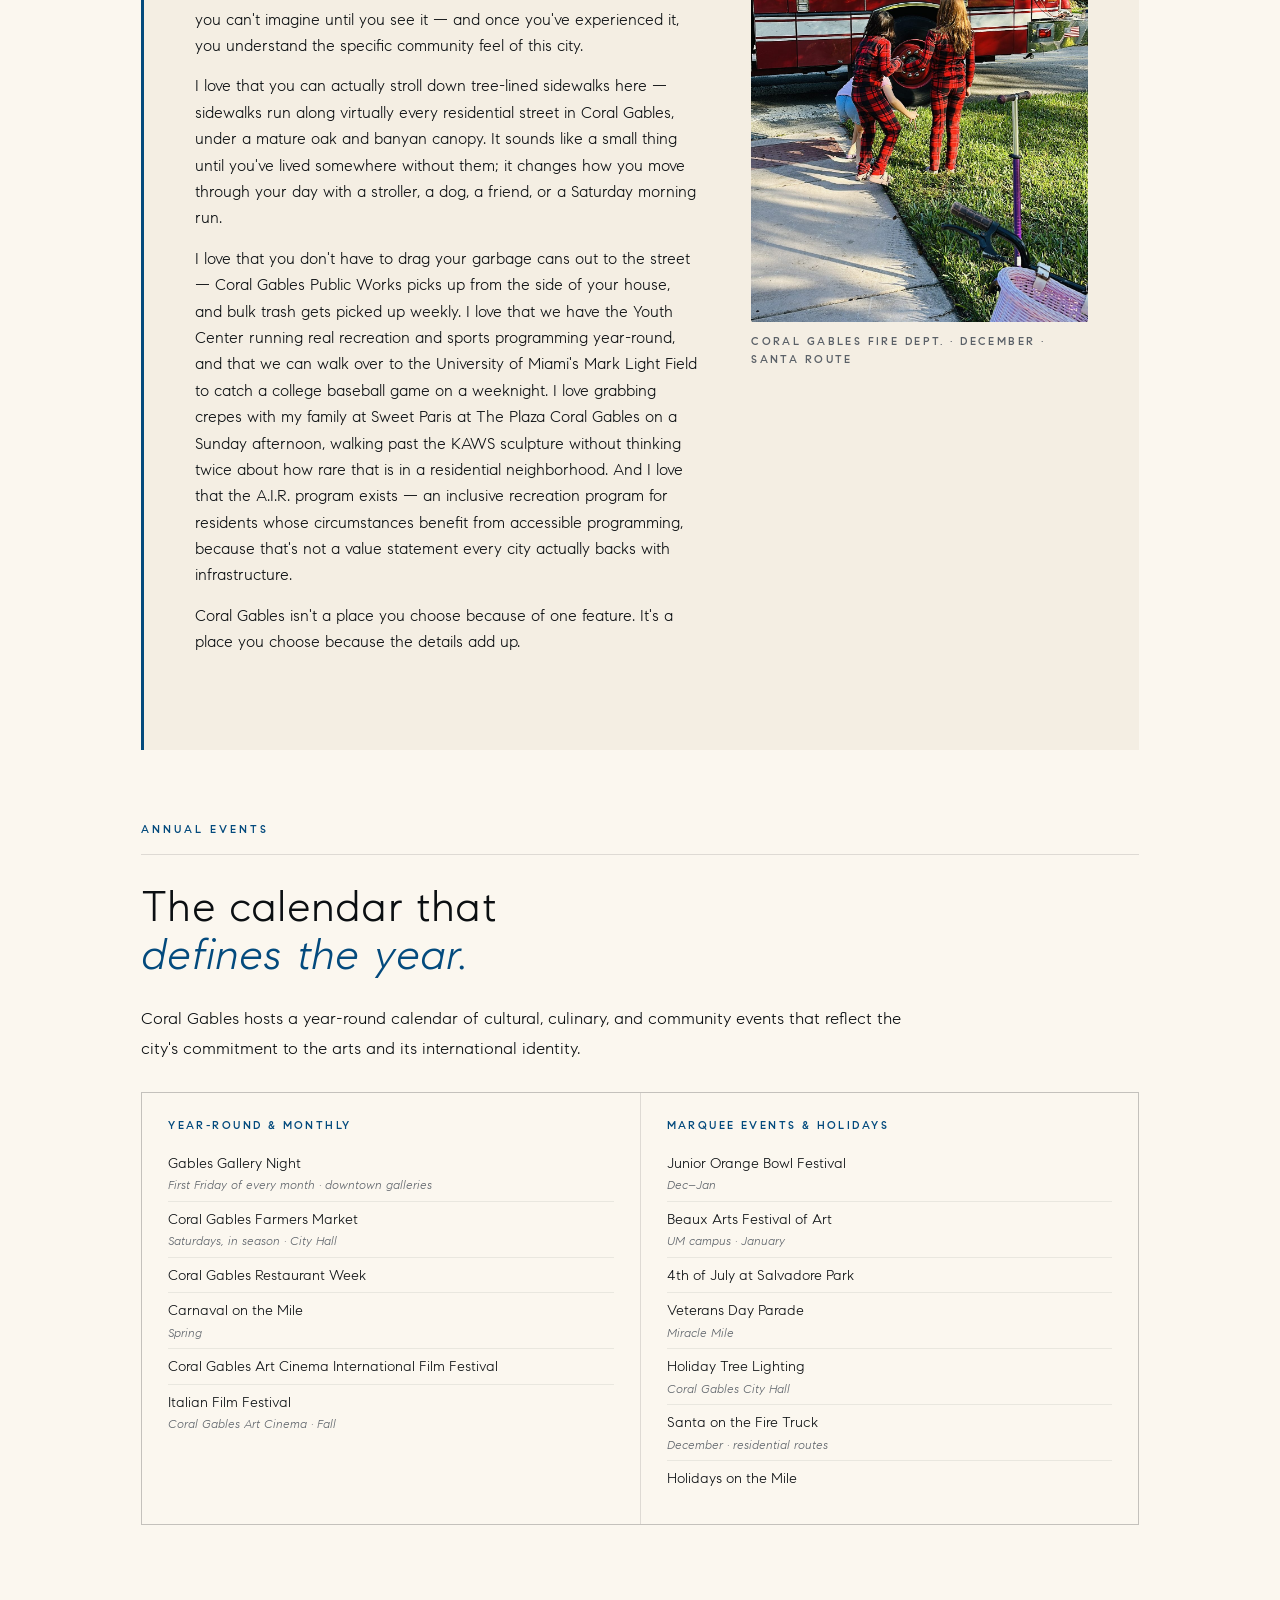
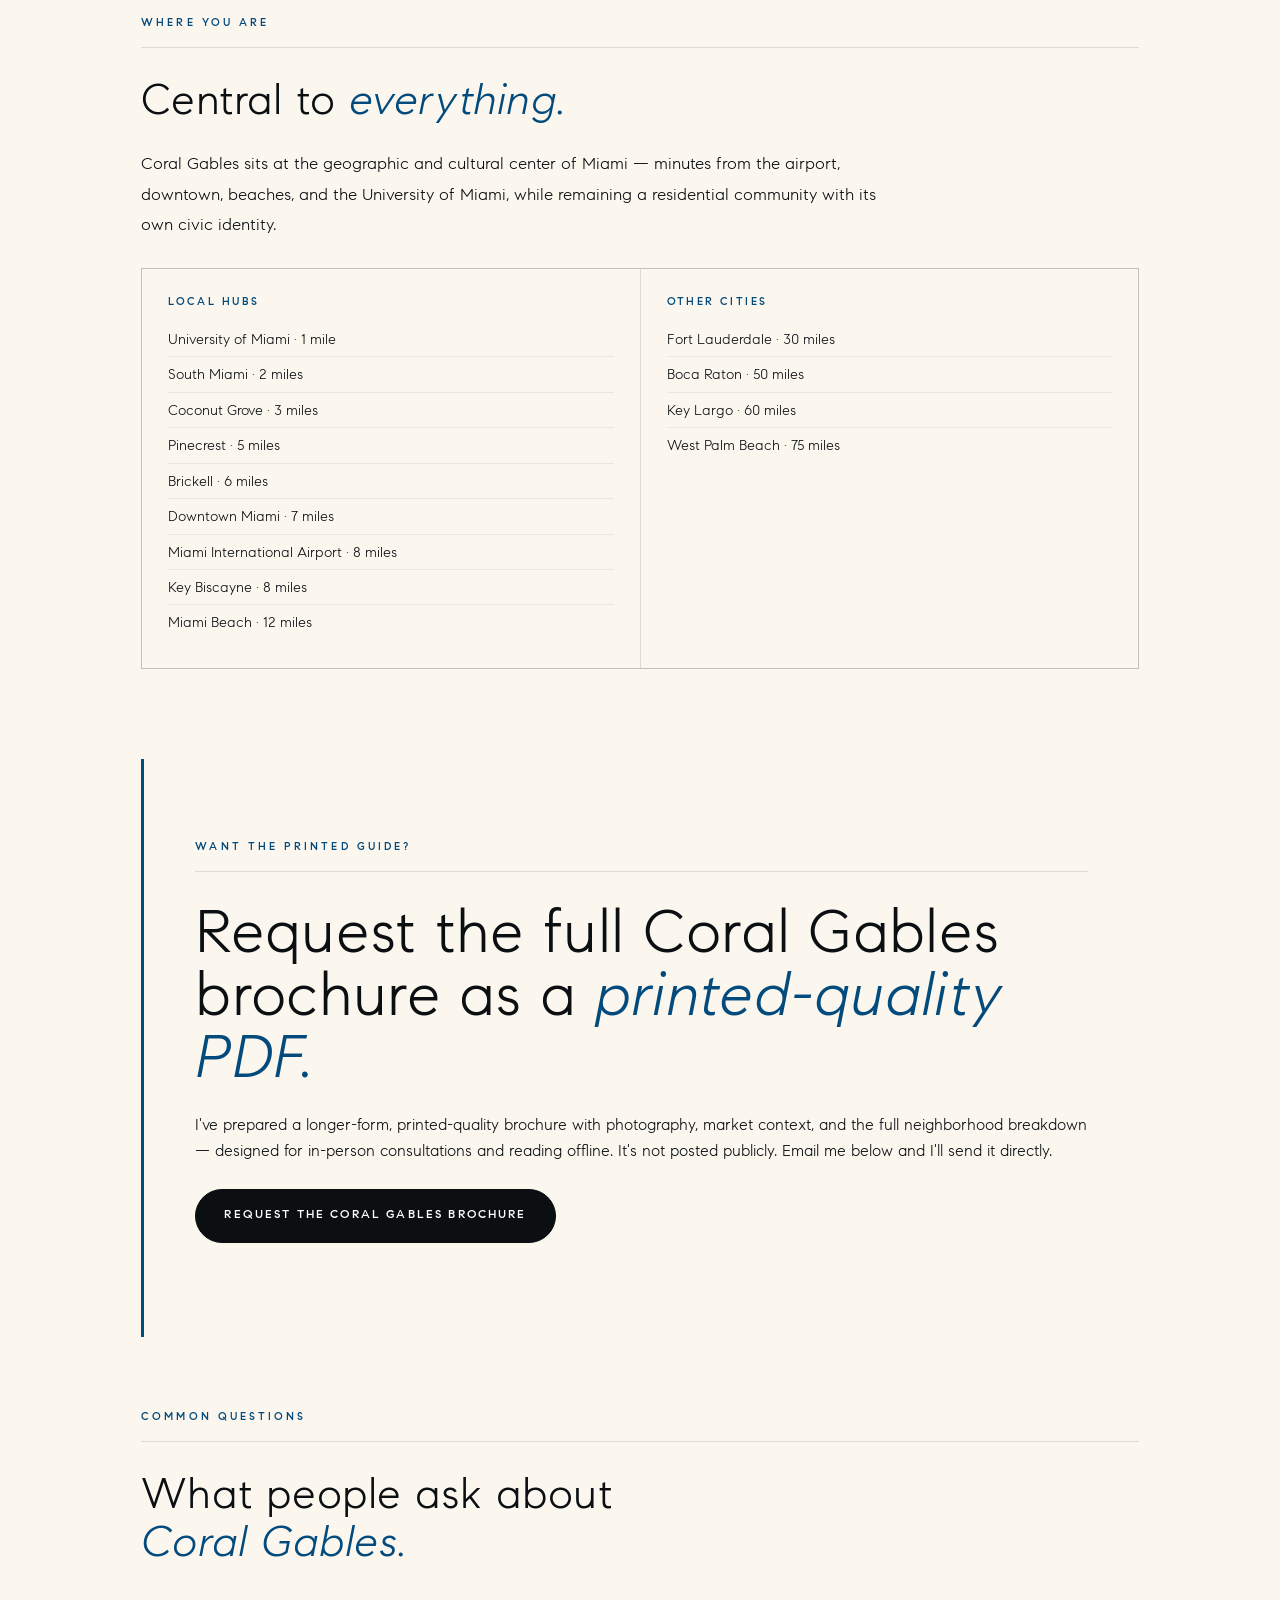
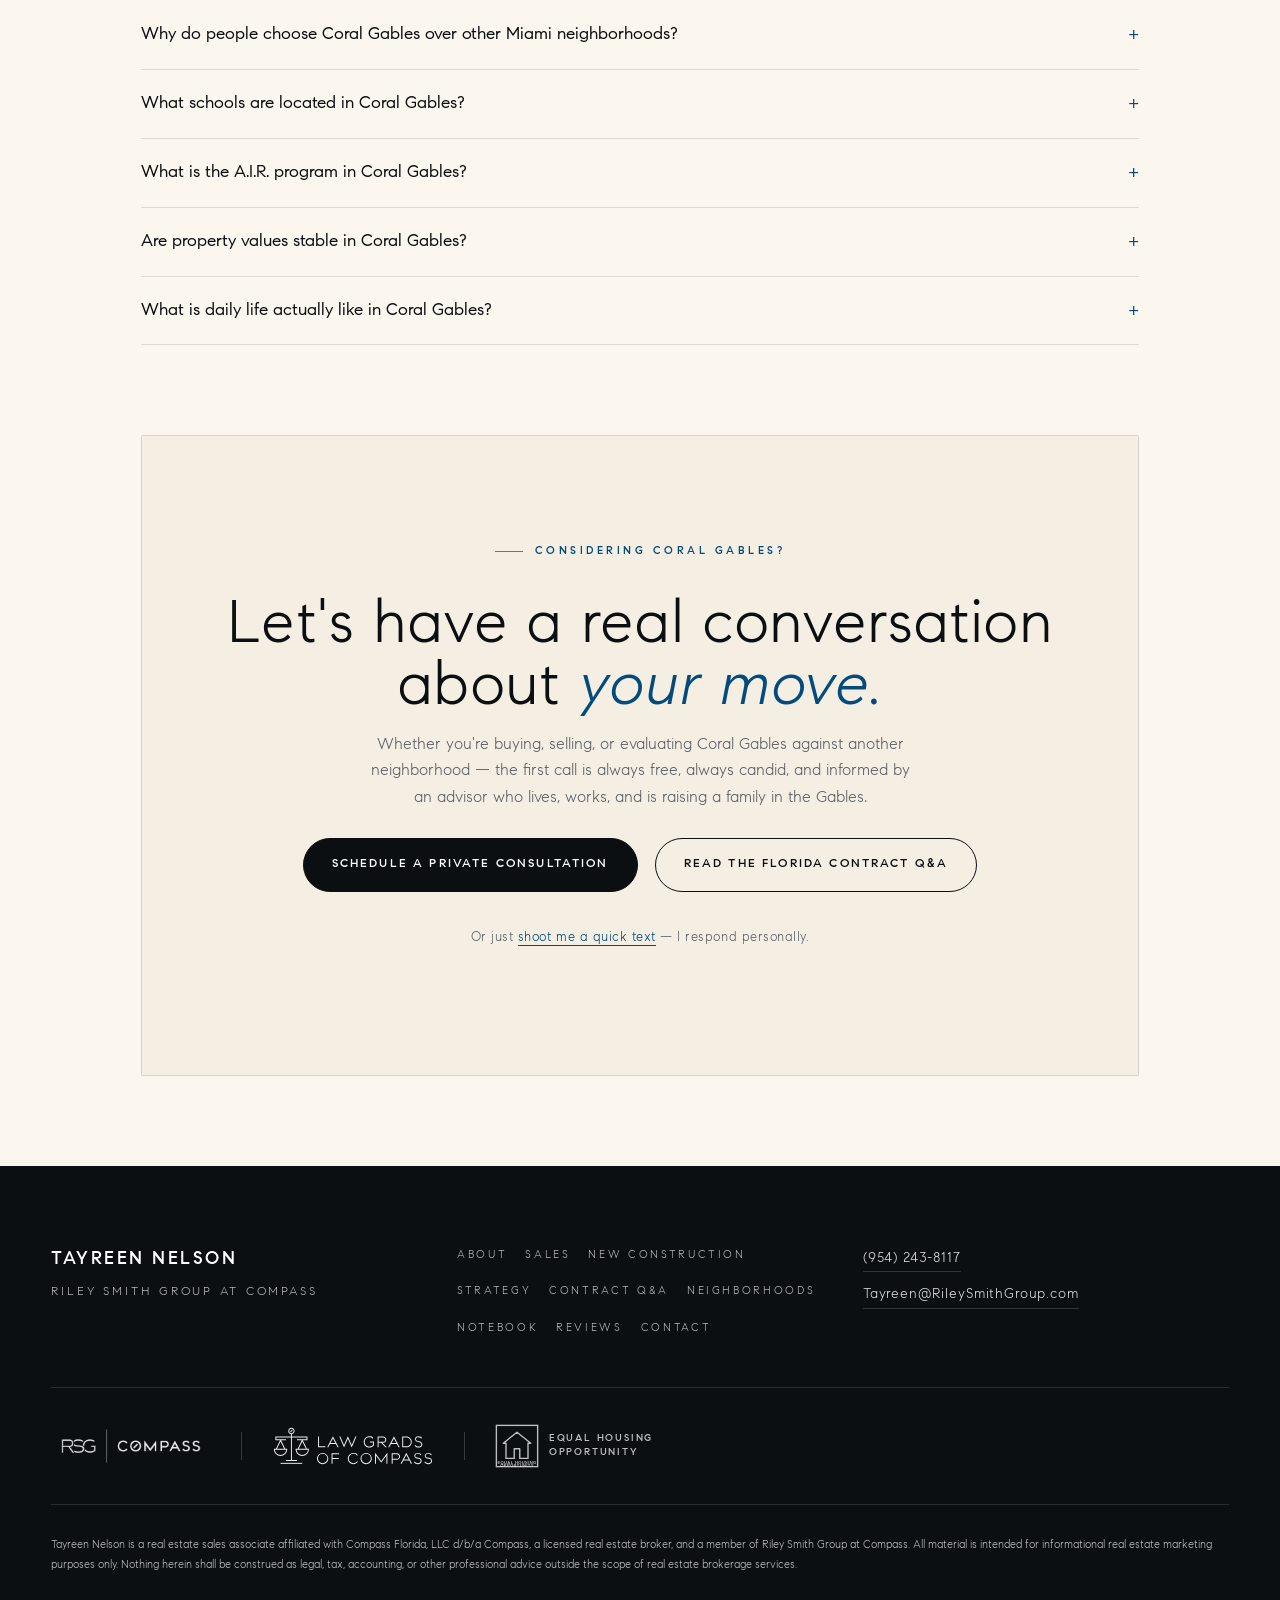
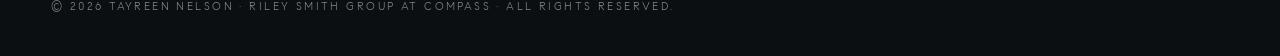
<file: neighborhoods/coral-gables/index.html>
<!DOCTYPE html>
<html lang="en">
<head>
  <meta charset="UTF-8" />
  <meta name="viewport" content="width=device-width, initial-scale=1.0" />
  <meta name="theme-color" content="#034A7D" />

  <title>Living in Coral Gables · A Neighborhood Guide | Tayreen Nelson, Riley Smith Group at Compass</title>
  <meta name="description" content="A resident's guide to Coral Gables — The City Beautiful. Architecture, schools, restaurants, parks, the Biltmore, Venetian Pool, The Plaza Coral Gables, the A.I.R. inclusive recreation program, and what makes this Miami neighborhood worth choosing. By Tayreen Nelson, Coral Gables resident and Riley Smith Group at Compass real estate advisor." />
  <meta name="keywords" content="Coral Gables real estate, living in Coral Gables, Coral Gables neighborhood guide, Coral Gables schools, Coral Gables Biltmore, Venetian Pool, The City Beautiful, Coral Gables homes for sale, Tayreen Nelson Coral Gables Realtor" />
  <link rel="canonical" href="https://tayreennelson.com/neighborhoods/coral-gables/" />

  <meta property="og:type" content="article" />
  <meta property="og:site_name" content="Tayreen Nelson · Riley Smith Group at Compass" />
  <meta property="og:title" content="Living in Coral Gables · A Neighborhood Guide" />
  <meta property="og:description" content="A resident's guide to Coral Gables — architecture, schools, restaurants, parks, and the community details locals love. By Tayreen Nelson, Coral Gables resident and real estate advisor with the Riley Smith Group at Compass." />
  <meta property="og:url" content="https://tayreennelson.com/neighborhoods/coral-gables/" />
  <meta property="og:image" content="https://tayreennelson.com/images/tayreen-portrait.jpg" />

  <meta name="twitter:card" content="summary_large_image" />
  <meta name="twitter:title" content="Living in Coral Gables · A Neighborhood Guide" />
  <meta name="twitter:description" content="A resident's guide to Coral Gables — by Tayreen Nelson, Riley Smith Group at Compass." />
  <meta name="twitter:image" content="https://tayreennelson.com/images/tayreen-portrait.jpg" />

  <link rel="preload" as="font" type="font/ttf" href="/assets/fonts/CompassSans-Light.ttf" crossorigin />
  <link rel="preload" as="font" type="font/ttf" href="/assets/fonts/CompassSans-Regular.ttf" crossorigin />
  <link rel="icon" type="image/png" sizes="32x32" href="/images/favicon.png" />
  <link rel="apple-touch-icon" href="/images/apple-touch-icon.png" />
  <link rel="stylesheet" href="/styles.css" />

  <style>
    /* Neighborhood guide page styles — light hero matching homepage */
    .nb-hero {
      background: var(--paper);
      color: var(--ink);
      padding: clamp(120px, 16vh, 180px) clamp(20px, 4vw, 56px) clamp(48px, 7vh, 80px);
      position: relative;
      overflow: hidden;
      border-bottom: 1px solid var(--line-soft);
    }
    .nb-hero-inner { max-width: var(--content-max); margin: 0 auto; position: relative; z-index: 1; display: grid; grid-template-columns: 1.05fr 0.95fr; gap: clamp(32px, 5vw, 64px); align-items: center; }
    .nb-hero-text { min-width: 0; }
    .nb-hero-img { position: relative; }
    .nb-hero-img img { width: 100%; height: auto; max-height: 520px; object-fit: cover; border-radius: 2px; display: block; }
    @media (max-width: 900px) { .nb-hero-inner { grid-template-columns: 1fr; } .nb-hero-img img { max-height: 360px; } }
    .nb-breadcrumb { font-size: 11px; text-transform: uppercase; letter-spacing: 0.28em; color: var(--muted); margin-bottom: 22px; }
    .nb-breadcrumb a { color: var(--ocean); border-bottom: 1px solid transparent; transition: border-color .2s var(--easing); }
    .nb-breadcrumb a:hover { border-bottom-color: var(--ocean); }
    .nb-breadcrumb-sep { margin: 0 12px; opacity: 0.5; }
    .nb-hero .eyebrow { color: var(--ocean); margin-bottom: 14px; }
    .nb-hero .eyebrow::before { background: var(--ocean); }
    .nb-hero h1 { color: var(--ink); font-size: clamp(40px, 5.4vw, 76px); margin: 0; line-height: 1.02; }
    .nb-hero h1 em { color: var(--ocean); font-style: italic; font-weight: 300; }
    .nb-hero-lede { margin-top: 24px; font-size: clamp(16px, 1.25vw, 19px); line-height: 1.7; color: var(--muted); max-width: 560px; font-weight: 300; }
    .nb-hero-tags { margin-top: 28px; display: flex; flex-wrap: wrap; gap: 8px; }
    .nb-hero-tags span { font-size: 10px; letter-spacing: 0.24em; text-transform: uppercase; color: var(--ink); padding: 8px 14px; border: 1px solid var(--line); border-radius: 999px; font-weight: 500; background: rgba(255,255,255,0.6); }

    .nb-content { max-width: var(--content-narrow); margin: 0 auto; padding: clamp(72px, 10vh, 120px) clamp(20px, 4vw, 56px); }

    .nb-section { margin-bottom: clamp(72px, 10vh, 100px); }
    .nb-section:last-child { margin-bottom: 0; }
    .nb-section-rule {
      font-size: 11px; font-weight: 500; text-transform: uppercase; letter-spacing: 0.28em;
      color: var(--ocean); margin-bottom: 28px; padding-bottom: 14px;
      border-bottom: 1px solid var(--line); display: block;
    }
    .nb-section h2 { font-size: clamp(28px, 3.4vw, 46px); margin: 0 0 24px; line-height: 1.1; }
    .nb-section h2 em { font-style: italic; color: var(--ocean); font-weight: 300; }
    .nb-section p { font-size: 17px; line-height: 1.8; color: var(--ink); margin: 0 0 18px; max-width: 760px; font-weight: 300; }
    .nb-section p strong { color: var(--ink); font-weight: 500; }

    .nb-grid-2 { display: grid; grid-template-columns: 1fr 1fr; gap: 1px; background: var(--line); border: 1px solid var(--line); margin-top: 28px; }
    .nb-grid-3 { display: grid; grid-template-columns: 1fr 1fr 1fr; gap: 1px; background: var(--line); border: 1px solid var(--line); margin-top: 28px; }
    .nb-cell { background: var(--paper); padding: 28px 26px; }
    .nb-cell h3 { font-size: 11px; text-transform: uppercase; letter-spacing: 0.22em; color: var(--ocean); margin: 0 0 14px; font-weight: 500; }
    .nb-cell ul { list-style: none; margin: 0; padding: 0; }
    .nb-cell li { font-size: 14.5px; color: var(--ink); padding: 6px 0; border-bottom: 1px solid var(--line-soft); line-height: 1.55; font-weight: 300; }
    .nb-cell li:last-child { border-bottom: 0; }
    .nb-cell li em { color: var(--muted); font-style: italic; font-size: 12px; display: block; margin-top: 2px; }

    .pullquote {
      border-left: 2px solid var(--ocean);
      padding: 8px 0 8px 28px;
      margin: 36px 0;
      font-size: clamp(19px, 1.8vw, 24px);
      line-height: 1.5;
      font-style: italic;
      font-weight: 300;
      color: var(--ink);
      max-width: 800px;
    }
    .pullquote cite { display: block; margin-top: 14px; font-size: 12px; text-transform: uppercase; letter-spacing: 0.22em; color: var(--muted); font-style: normal; }

    .quality-band {
      background: var(--ink);
      color: white;
      padding: clamp(50px, 7vw, 80px) clamp(28px, 4vw, 56px);
      margin: clamp(60px, 8vh, 96px) 0;
      border-radius: 2px;
    }
    .quality-band h2 { color: white; margin-bottom: 24px; }
    .quality-band h2 em { color: rgba(255,255,255,0.6); }
    .quality-band p { color: rgba(255,255,255,0.78); }
    .quality-band-rule { color: rgba(255,255,255,0.6); border-color: rgba(255,255,255,0.18); }

    .insider-band {
      background: var(--ivory);
      padding: clamp(50px, 7vw, 80px) clamp(28px, 4vw, 56px);
      margin: clamp(60px, 8vh, 96px) 0;
      border-left: 3px solid var(--ocean);
    }
    .insider-band h2 { margin-bottom: 24px; }

    .nb-faq { margin-top: 36px; }
    .nb-faq details { border-bottom: 1px solid var(--line); padding: 22px 0; }
    .nb-faq summary { cursor: pointer; list-style: none; font-size: 17px; font-weight: 400; color: var(--ink); padding-right: 28px; position: relative; line-height: 1.4; }
    .nb-faq summary::-webkit-details-marker { display: none; }
    .nb-faq summary::after { content: '+'; position: absolute; right: 0; top: 0; color: var(--ocean); font-size: 20px; font-weight: 300; line-height: 1; transition: transform .25s var(--easing); }
    .nb-faq details[open] summary::after { content: '−'; }
    .nb-faq summary:hover { color: var(--ocean); }
    .nb-faq .nb-faq-a { padding-top: 16px; padding-right: 32px; }
    .nb-faq .nb-faq-a p { font-size: 16px; line-height: 1.75; color: var(--muted); }

    .nb-cta {
      background: var(--ivory);
      color: var(--ink);
      text-align: center;
      padding: clamp(60px, 9vw, 100px) clamp(28px, 4vw, 56px);
      margin-top: clamp(60px, 8vh, 100px);
      border: 1px solid var(--line);
      border-radius: 2px;
    }
    .nb-cta h2 { color: var(--ink); margin-bottom: 16px; }
    .nb-cta h2 em { color: var(--ocean); font-style: italic; font-weight: 300; }
    .nb-cta p { color: var(--muted); max-width: 560px; margin: 0 auto 28px; }
    .nb-cta .btn { margin: 0 6px 10px; }

    @media (max-width: 760px) {
      .nb-grid-2, .nb-grid-3 { grid-template-columns: 1fr; }
    }
  </style>

  <!-- Article schema -->
  <script type="application/ld+json">
  {
    "@context": "https://schema.org",
    "@type": "Article",
    "headline": "Living in Coral Gables · A Neighborhood Guide",
    "description": "A resident's guide to Coral Gables — The City Beautiful — covering architecture, schools, restaurants, parks, landmarks, and the community details that define daily life.",
    "author": {
      "@type": "Person",
      "name": "Tayreen Nelson",
      "url": "https://tayreennelson.com/",
      "jobTitle": "Residential Real Estate Advisor, Riley Smith Group at Compass"
    },
    "publisher": {
      "@type": "RealEstateAgent",
      "name": "Tayreen Nelson · Riley Smith Group at Compass",
      "url": "https://tayreennelson.com/"
    },
    "datePublished": "2026-05-17",
    "dateModified": "2026-05-17",
    "mainEntityOfPage": "https://tayreennelson.com/neighborhoods/coral-gables/",
    "image": "https://tayreennelson.com/images/tayreen-portrait.jpg",
    "inLanguage": "en-US",
    "about": {
      "@type": "Place",
      "name": "Coral Gables, Florida",
      "address": { "@type": "PostalAddress", "addressLocality": "Coral Gables", "addressRegion": "FL", "addressCountry": "US" }
    }
  }
  </script>

  <!-- Place schema -->
  <script type="application/ld+json">
  {
    "@context": "https://schema.org",
    "@type": "Place",
    "name": "Coral Gables, Florida",
    "alternateName": "The City Beautiful",
    "description": "Coral Gables is a planned community founded in 1925 by George Merrick, defined by Mediterranean Revival architecture, mature tree canopy, walkable downtown along Miracle Mile, and cultural anchors including the Biltmore Hotel, Venetian Pool, and the University of Miami.",
    "address": { "@type": "PostalAddress", "addressLocality": "Coral Gables", "addressRegion": "FL", "addressCountry": "US" },
    "containedInPlace": { "@type": "AdministrativeArea", "name": "Miami-Dade County, Florida" }
  }
  </script>

  <!-- BreadcrumbList schema -->
  <script type="application/ld+json">
  {
    "@context": "https://schema.org",
    "@type": "BreadcrumbList",
    "itemListElement": [
      { "@type": "ListItem", "position": 1, "name": "Home", "item": "https://tayreennelson.com/" },
      { "@type": "ListItem", "position": 2, "name": "Neighborhoods", "item": "https://tayreennelson.com/neighborhoods/" },
      { "@type": "ListItem", "position": 3, "name": "Coral Gables", "item": "https://tayreennelson.com/neighborhoods/coral-gables/" }
    ]
  }
  </script>

  <!-- FAQ schema -->
  <script type="application/ld+json">
  {
    "@context": "https://schema.org",
    "@type": "FAQPage",
    "mainEntity": [
      { "@type": "Question", "name": "Why do people choose Coral Gables over other Miami neighborhoods?", "acceptedAnswer": { "@type": "Answer", "text": "Coral Gables offers a planned community feel, mature tree canopy, strict architectural standards that preserve property values, walkable downtown along Miracle Mile and Giralda Plaza, a deep range of public and private school options, and proximity to the University of Miami, Coconut Grove, and the airport. It's a residential city with its own civic identity rather than just a Miami neighborhood." } },
      { "@type": "Question", "name": "What schools are located in Coral Gables?", "acceptedAnswer": { "@type": "Answer", "text": "Public and charter schools in Coral Gables include Sunset Elementary, Coral Gables Elementary, Coral Gables Preparatory Academy, Henry S. West Laboratory School (magnet), Somerset Gables Academy (charter), Ponce de Leon Middle School, and Coral Gables Senior High School. Private school options include Riviera Day School and Riviera Preparatory, Gulliver Academy (Marian C. Krutulis PK-8 Campus), St. Theresa Catholic School, Saint Philip's Episcopal, Saint Thomas Episcopal Parish, The Growing Place School, and The French-American School of Miami. The University of Miami's main campus is located in Coral Gables. School information is provided for general reference; please verify school assignments and ratings independently through dadeschools.net or GreatSchools.org." } },
      { "@type": "Question", "name": "What is the A.I.R. program in Coral Gables?", "acceptedAnswer": { "@type": "Answer", "text": "A.I.R. (Accessible and Inclusive Recreation) is Coral Gables' community recreation program serving children and adults with unique abilities, special needs, and sensory considerations. The program offers adaptive sports, recreation, and inclusive community events through the Coral Gables Department of Community Recreation. It is one of the distinguishing community features of the city." } },
      { "@type": "Question", "name": "Are property values stable in Coral Gables?", "acceptedAnswer": { "@type": "Answer", "text": "Coral Gables historically maintains strong property value stability because of strict architectural standards, the city's century-old planned community design, mature tree canopy that cannot be quickly replicated elsewhere, an established school district, and limited supply of homes within the city boundaries. These factors create durable demand that does not depend on any single market cycle." } },
      { "@type": "Question", "name": "What annual events are held in Coral Gables?", "acceptedAnswer": { "@type": "Answer", "text": "Coral Gables hosts the Junior Orange Bowl Festival (December–January), Beaux Arts Festival at the University of Miami (winter), Coral Gables Restaurant Week, Carnaval on the Mile, the annual Santa-on-the-fire-truck route through residential neighborhoods every December, Veterans Day Parade on Miracle Mile, the Coral Gables Art Cinema International and Italian Film Festivals, the Holiday Tree Lighting at City Hall, and Holidays on the Mile." } }
    ]
  }
  </script>
</head>
<body>

  <a class="skip-link" href="#main">Skip to content</a>

  <header class="site-header is-scrolled" id="siteHeader">
    <a class="brand" href="/" aria-label="Tayreen Nelson — Riley Smith Group at Compass — home">
      <span class="brand-name">Tayreen Nelson</span>
      <span class="brand-divider" aria-hidden="true">·</span>
      <span class="brand-sub">Riley Smith Group at Compass</span>
    </a>
    <nav class="primary-nav" aria-label="Primary">
      <a href="/#about">About</a>
      <a href="/#sales">Sales</a>
      <a href="/new-construction/">New Construction</a>
      <a href="/#strategy">Strategy</a>
      <a href="/contract-qa/">Contract Q&amp;A</a>
      <a href="/neighborhoods/" aria-current="page">Neighborhoods</a>
      <a href="/notebook/">Notebook</a> <a href="/#reviews">Reviews</a>
      <a href="/#contact" class="nav-cta">Contact</a>
    </nav>
    <button class="nav-toggle" aria-label="Toggle navigation" aria-expanded="false" aria-controls="mobileNav">
      <span></span><span></span><span></span>
    </button>
  </header>
  <div class="mobile-nav" id="mobileNav" hidden>
    <a href="/#about">About</a>
    <a href="/#sales">Sales</a>
      <a href="/new-construction/">New Construction</a>
    <a href="/#strategy">Strategy</a>
    <a href="/contract-qa/">Contract Q&amp;A</a>
    <a href="/neighborhoods/" aria-current="page">Neighborhoods</a>
    <a href="/notebook/">Notebook</a> <a href="/#reviews">Reviews</a>
    <a href="/#contact">Contact</a>
  </div>

  <main id="main">

    <section class="nb-hero" aria-labelledby="pageTitle">
      <div class="nb-hero-inner">
        <div class="nb-hero-text">
          <p class="nb-breadcrumb"><a href="/">Home</a><span class="nb-breadcrumb-sep">/</span><a href="/neighborhoods/">Neighborhoods</a><span class="nb-breadcrumb-sep">/</span><span>Coral Gables</span></p>
          <p class="eyebrow blue">Neighborhood Guide · The City Beautiful</p>
          <h1 id="pageTitle">Living in <em>Coral Gables.</em></h1>
          <p class="nb-hero-lede">A resident's guide to The City Beautiful — architecture, schools, restaurants, parks, landmarks, and the community details that define daily life. Written by Tayreen Nelson, Coral Gables resident and residential real estate advisor with the Riley Smith Group at Compass.</p>
          <div class="nb-hero-tags">
            <span>The City Beautiful</span>
            <span>Mediterranean Revival</span>
            <span>University &amp; Schools</span>
            <span>Walkable Downtown</span>
            <span>Mature Tree Canopy</span>
          </div>
        </div>
        <div class="nb-hero-img">
          <img src="/images/coral-gables-biltmore-aerial.jpg" alt="Aerial view of Coral Gables Mediterranean architecture with the Biltmore Hotel in the distance" width="1800" height="1199" loading="eager" fetchpriority="high" />
        </div>
      </div>
    </section>

    <div class="nb-content">

      <!-- INTRODUCING -->
      <div class="nb-section">
        <span class="nb-section-rule">Introducing Coral Gables</span>
        <h2>A city designed to be<br/><em>beautiful by intention.</em></h2>
        <p>Coral Gables is one of America's first planned communities, dreamed into existence by George Merrick in 1925 and built on a singular idea — that a city could be beautiful by design, not by accident. A century later, that vision remains intact. Mediterranean Revival architecture, mature oak and banyan canopies, strict design standards, and the coral rock landmarks that defined Merrick's original plan are still the city's organizing principles.</p>
        <p>"The Gables," as locals call it, is anchored by a walkable downtown along <strong>Miracle Mile</strong> and <strong>Giralda Plaza</strong> — restaurants spilling onto sidewalks, independent boutiques, and the cultural gravity of Books &amp; Books, the Coral Gables Art Cinema, and the Coral Gables Museum. The <strong>Biltmore Hotel</strong> rises at the western edge as the city's most recognizable landmark, paired with the historic <strong>Venetian Pool</strong> — built from a quarried coral rock pit and still one of the most beautiful public swimming destinations in the United States.</p>
        <p>Coral Gables is also a city of institutions. It is the home of the <strong>University of Miami</strong>, world headquarters for dozens of multinational companies, consulates from across Latin America, and a long-established roster of private schools. The result is a residential community with international character, walkable streets, world-class restaurants, and a quietly powerful sense of permanence — a well-rounded city with sophistication, culture, natural beauty, and character in equal measure.</p>

        <p class="pullquote">
          Coral Gables is one of the only places in Miami where you can walk to a Michelin-rated restaurant, swim laps at the Venetian Pool, see a UM baseball game on a Tuesday night, and still feel like you live in a small town with mature trees and slower streets.
          <cite>— Tayreen Nelson · Coral Gables Resident</cite>
        </p>
      </div>

      <!-- OUT & ABOUT -->
      <div class="nb-section">
        <span class="nb-section-rule">Out &amp; About · Dine, Shop &amp; Stroll</span>
        <h2>Walkable by design,<br/>refined by <em>tradition.</em></h2>
        <p>Coral Gables anchors Miami's most refined dining and shopping district. Restaurants along Miracle Mile, Giralda Plaza, and Ponce de Leon Boulevard offer everything from fine dining to neighborhood bistros and cafés. The Shops at Merrick Park bring luxury retail; Miracle Mile delivers walkable boutique character; Books &amp; Books remains the cultural heart of the city.</p>

        <div class="nb-grid-2">
          <div class="nb-cell">
            <h3>RSG Recommended Dining</h3>
            <ul>
              <li>Bachour</li>
              <li>Caffe Abbracci</li>
              <li>Daniel's Steakhouse</li>
              <li>Eating House</li>
              <li>Talavera Cocina Mexicana</li>
              <li>Pascal's on Ponce</li>
              <li>Bulla Gastrobar</li>
              <li>Christy's Restaurant</li>
              <li>Hillstone</li>
              <li>John Martin's Irish Pub</li>
              <li>Threefold Café</li>
              <li>Books &amp; Books Café</li>
              <li>Frenchie's Diner</li>
              <li>Sweet Paris <em>Creperie at The Plaza Coral Gables</em></li>
            </ul>
          </div>
          <div class="nb-cell">
            <h3>Shopping, Hotels &amp; Landmarks</h3>
            <ul>
              <li>Miracle Mile <em>The Gables' iconic walkable corridor</em></li>
              <li>Giralda Plaza <em>Pedestrian dining promenade</em></li>
              <li>The Shops at Merrick Park <em>Luxury retail anchor</em></li>
              <li>The Plaza Coral Gables <em>Mixed-use with major public art — KAWS' "WAITING," Othoniel's "Coral Fountains," Cragg's "Mean Average"</em></li>
              <li>Downtown Coral Gables <em>Ponce de Leon corridor</em></li>
              <li>The Biltmore Hotel</li>
              <li>Hotel Colonnade Coral Gables</li>
              <li>Loews Coral Gables Hotel</li>
              <li>THesis Hotel Miami <em>UM-adjacent</em></li>
              <li>AC Hotel Coral Gables</li>
            </ul>
          </div>
        </div>
      </div>

      <!-- LIFESTYLE -->
      <div class="nb-section">
        <span class="nb-section-rule">Lifestyle · Parks, Recreation &amp; Daily Rhythm</span>
        <h2>Outdoor by default.<br/>Community by <em>design.</em></h2>
        <p>Coral Gables prioritizes outdoor living. The <strong>Venetian Pool</strong>, <strong>Salvadore Park</strong>, and the historic <strong>Granada Golf Course</strong> sit within blocks of downtown — and weekend life moves naturally between farmers markets, family parks, the Youth Center, and the Biltmore's golf and tennis facilities. The <strong>Coral Gables War Memorial Youth Center</strong> runs year-round sports, swim, and recreation programming that genuinely anchors family life here.</p>

        <div class="nb-grid-3">
          <div class="nb-cell">
            <h3>Parks &amp; Landmarks</h3>
            <ul>
              <li>Venetian Pool</li>
              <li>Salvadore Park</li>
              <li>Coral Gables War Memorial Youth Center</li>
              <li>Maggiore Park</li>
              <li>Riviera Park</li>
              <li>Phillips Park</li>
              <li>Coral Bay Park</li>
              <li>Granada Golf Course</li>
              <li>Matheson Hammock Park &amp; Marina</li>
              <li>Fairchild Tropical Botanic Garden</li>
            </ul>
          </div>
          <div class="nb-cell">
            <h3>Gyms &amp; Wellness</h3>
            <ul>
              <li>Anatomy Coral Gables</li>
              <li>Equinox Coral Gables</li>
              <li>Life Time Coral Gables</li>
              <li>OrangeTheory Fitness</li>
              <li>F45 Training</li>
              <li>Pure Barre</li>
              <li>SoulCycle</li>
            </ul>
          </div>
          <div class="nb-cell">
            <h3>Grocery &amp; Markets</h3>
            <ul>
              <li>Whole Foods Market</li>
              <li>Trader Joe's</li>
              <li>Milam's Market</li>
              <li>Publix</li>
              <li>Coral Gables Farmers Market <em>Sat. 8 AM – 1 PM at City Hall · in season</em></li>
              <li>Merrick Park Farmers Market <em>Sun. 11 AM – 6 PM at the Shops at Merrick Park</em></li>
              <li>Farmers Market at Shops at Merrick Park <em>Sundays · 11 AM – 6 PM</em></li>
            </ul>
          </div>
        </div>

        <div class="nb-grid-2" style="margin-top: 14px;">
          <div class="nb-cell">
            <h3>Private Clubs &amp; Golf</h3>
            <ul>
              <li>The Biltmore Hotel &amp; Country Club <em>Golf, tennis, fitness</em></li>
              <li>Riviera Country Club</li>
              <li>Coral Gables Country Club</li>
              <li>Granada Golf Course <em>Public · historic</em></li>
              <li>Deering Bay Yacht &amp; Country Club <em>Adjacent · waterfront</em></li>
            </ul>
          </div>
          <div class="nb-cell">
            <h3>Galleries &amp; Cultural Anchors</h3>
            <ul>
              <li>Coral Gables Museum</li>
              <li>Coral Gables Art Cinema</li>
              <li>Books &amp; Books</li>
              <li>Cernuda Arte · ArtLabbé Gallery · Artevivo</li>
              <li>The Americas Collection · Jorge Cavelier</li>
              <li>ArtSpace Virginia Miller Galleries <em>By appointment</em></li>
            </ul>
          </div>
        </div>
      </div>

      <!-- EDUCATION & COMMUNITY -->
      <div class="nb-section">
        <span class="nb-section-rule">Education &amp; Community</span>
        <h2>Schools families<br/><em>choose first.</em></h2>
        <p>Coral Gables has substantial educational infrastructure — a range of public schools, a deep roster of private school options, and the <strong>University of Miami</strong>'s main campus within city limits — making it a community where families, faculty, and international professionals have ready access to a wide spectrum of educational options.</p>

        <div class="nb-grid-2">
          <div class="nb-cell">
            <h3>Public &amp; Charter Schools</h3>
            <ul>
              <li>Sunset Elementary School</li>
              <li>Coral Gables Elementary School</li>
              <li>Coral Gables Preparatory Academy <em>K–8</em></li>
              <li>Henry S. West Laboratory School <em>K–8 · Magnet</em></li>
              <li>Somerset Gables Academy <em>K–8 · Charter</em></li>
              <li>Ponce de Leon Middle School</li>
              <li>Coral Gables Senior High School <em>The Cavaliers</em></li>
            </ul>
          </div>
          <div class="nb-cell">
            <h3>Private Schools &amp; Universities</h3>
            <ul>
              <li>St. Theresa Catholic School <em>Pre-K to 8</em></li>
              <li>Saint Philip's Episcopal School <em>Pre-K to 5</em></li>
              <li>Saint Thomas Episcopal Parish School <em>Pre-K to 5</em></li>
              <li>The Growing Place School <em>Pre-school to 5</em></li>
              <li>Gulliver Academy <em>Marian C. Krutulis PK–8 Campus</em></li>
              <li>Riviera Day School &amp; Riviera Preparatory <em>Pre-school to 12</em></li>
              <li>The French-American School of Miami <em>Pre-K to 5</em></li>
              <li>University of Miami <em>Main campus, Coral Gables</em></li>
            </ul>
          </div>
        </div>

        <p style="margin-top: 24px; font-size: 13px; color: var(--muted); font-style: italic; line-height: 1.6;">School information is provided for general reference. School assignments, boundaries, and ratings change. Please independently verify school information through Miami-Dade County Public Schools (dadeschools.net) and objective sources such as GreatSchools.org.</p>

        <p style="margin-top: 36px;">Coral Gables also distinguishes itself through its <strong>A.I.R. program</strong> — Accessible and Inclusive Recreation — administered by the city's Department of Community Recreation. A.I.R. serves children and adults with unique abilities, special needs, and sensory considerations through adaptive sports, recreational programming, and inclusive community events. For families like mine — and for any family whose loved one benefits from genuinely inclusive programming — A.I.R. isn't a footnote. It's the kind of infrastructure most cities of comparable size don't actually back with resources, and it's a meaningful reason families relocate here. More information is published on the City of Coral Gables website.</p>
      </div>

      <!-- QUALITY OF LIFE BAND -->
      <div class="quality-band">
        <span class="nb-section-rule quality-band-rule">Quality of Life</span>
        <h2>The details<br/><em>residents notice.</em></h2>
        <p>Coral Gables is a city run with unusual attention to its residents' daily experience. <strong style="color:white;">Garbage collection is from the side of the home, not the curb. Bulk trash is picked up every week.</strong> The mature tree canopy is preserved by city ordinance. Architectural review keeps streetscapes coherent. Public works, code enforcement, and community recreation programming all operate at a level closer to a small town than a major-city neighborhood. These aren't headline-grabbing features — but cumulatively, they're a meaningful part of why people who move to Coral Gables tend to stay. The details add up.</p>
      </div>

      <!-- INSIDER BAND -->
      <div class="insider-band">
        <span class="nb-section-rule">What I Love Most</span>
        <h2>From a Coral Gables resident<br/>raising a family <em>in the Gables.</em></h2>
        <div style="display: grid; grid-template-columns: 1.2fr 0.8fr; gap: clamp(28px, 4vw, 56px); align-items: start; margin-top: 8px;">
          <div>
            <p>I live in Coral Gables. I work in Coral Gables. I'm raising my family in Coral Gables. There are a few things about life here that no brochure captures, and that I find myself coming back to in conversations with clients considering a move.</p>
            <p>Every December, the Coral Gables Fire Department drives a fire truck through every residential neighborhood with Santa on board, sirens going, handing out candy canes to kids and adults. My kids race out the door and follow the truck from block to block. It's the kind of detail you can't imagine until you see it — and once you've experienced it, you understand the specific community feel of this city.</p>
            <p>I love that you can actually stroll down tree-lined sidewalks here — sidewalks run along virtually every residential street in Coral Gables, under a mature oak and banyan canopy. It sounds like a small thing until you've lived somewhere without them; it changes how you move through your day with a stroller, a dog, a friend, or a Saturday morning run.</p>
            <p>I love that you don't have to drag your garbage cans out to the street — Coral Gables Public Works picks up from the side of your house, and bulk trash gets picked up weekly. I love that we have the Youth Center running real recreation and sports programming year-round, and that we can walk over to the University of Miami's Mark Light Field to catch a college baseball game on a weeknight. I love grabbing crepes with my family at Sweet Paris at The Plaza Coral Gables on a Sunday afternoon, walking past the KAWS sculpture without thinking twice about how rare that is in a residential neighborhood. And I love that the A.I.R. program exists — an inclusive recreation program for residents whose circumstances benefit from accessible programming, because that's not a value statement every city actually backs with infrastructure.</p>
            <p>Coral Gables isn't a place you choose because of one feature. It's a place you choose because the details add up.</p>
          </div>
          <div>
            <img src="/images/coral-gables-santa-firetruck.jpg" alt="Coral Gables Fire Department truck visiting residential neighborhoods with Santa each December" style="width: 100%; height: auto; max-height: 540px; object-fit: cover; object-position: center; border-radius: 2px; display: block;" loading="lazy" />
            <p style="margin-top: 12px; font-size: 11px; text-transform: uppercase; letter-spacing: 0.22em; color: var(--muted); font-weight: 500;">Coral Gables Fire Dept. · December · Santa Route</p>
          </div>
        </div>
      </div>
      <style>
        @media (max-width: 760px) {
          .insider-band > div[style*="grid-template-columns"] { grid-template-columns: 1fr !important; }
        }
      </style>

      <!-- ANNUAL EVENTS -->
      <div class="nb-section">
        <span class="nb-section-rule">Annual Events</span>
        <h2>The calendar that<br/><em>defines the year.</em></h2>
        <p>Coral Gables hosts a year-round calendar of cultural, culinary, and community events that reflect the city's commitment to the arts and its international identity.</p>

        <div class="nb-grid-2">
          <div class="nb-cell">
            <h3>Year-Round &amp; Monthly</h3>
            <ul>
              <li>Gables Gallery Night <em>First Friday of every month · downtown galleries</em></li>
              <li>Coral Gables Farmers Market <em>Saturdays, in season · City Hall</em></li>
              <li>Coral Gables Restaurant Week</li>
              <li>Carnaval on the Mile <em>Spring</em></li>
              <li>Coral Gables Art Cinema International Film Festival</li>
              <li>Italian Film Festival <em>Coral Gables Art Cinema · Fall</em></li>
            </ul>
          </div>
          <div class="nb-cell">
            <h3>Marquee Events &amp; Holidays</h3>
            <ul>
              <li>Junior Orange Bowl Festival <em>Dec–Jan</em></li>
              <li>Beaux Arts Festival of Art <em>UM campus · January</em></li>
              <li>4th of July at Salvadore Park</li>
              <li>Veterans Day Parade <em>Miracle Mile</em></li>
              <li>Holiday Tree Lighting <em>Coral Gables City Hall</em></li>
              <li>Santa on the Fire Truck <em>December · residential routes</em></li>
              <li>Holidays on the Mile</li>
            </ul>
          </div>
        </div>
      </div>

      <!-- LOCATION -->
      <div class="nb-section">
        <span class="nb-section-rule">Where You Are</span>
        <h2>Central to <em>everything.</em></h2>
        <p>Coral Gables sits at the geographic and cultural center of Miami — minutes from the airport, downtown, beaches, and the University of Miami, while remaining a residential community with its own civic identity.</p>

        <div class="nb-grid-2">
          <div class="nb-cell">
            <h3>Local Hubs</h3>
            <ul>
              <li>University of Miami · 1 mile</li>
              <li>South Miami · 2 miles</li>
              <li>Coconut Grove · 3 miles</li>
              <li>Pinecrest · 5 miles</li>
              <li>Brickell · 6 miles</li>
              <li>Downtown Miami · 7 miles</li>
              <li>Miami International Airport · 8 miles</li>
              <li>Key Biscayne · 8 miles</li>
              <li>Miami Beach · 12 miles</li>
            </ul>
          </div>
          <div class="nb-cell">
            <h3>Other Cities</h3>
            <ul>
              <li>Fort Lauderdale · 30 miles</li>
              <li>Boca Raton · 50 miles</li>
              <li>Key Largo · 60 miles</li>
              <li>West Palm Beach · 75 miles</li>
            </ul>
          </div>
        </div>
      </div>

      <!-- BROCHURE REQUEST -->
      <div class="insider-band" style="border-left-color: var(--ocean); background: var(--paper);">
        <span class="nb-section-rule">Want the Printed Guide?</span>
        <h2>Request the full Coral Gables<br/>brochure as a <em>printed-quality PDF.</em></h2>
        <p>I've prepared a longer-form, printed-quality brochure with photography, market context, and the full neighborhood breakdown — designed for in-person consultations and reading offline. It's not posted publicly. Email me below and I'll send it directly.</p>
        <p style="margin-top: 24px;">
          <a href="mailto:Tayreen@RileySmithGroup.com?subject=Request%20%E2%80%94%20Coral%20Gables%20Neighborhood%20Brochure&amp;body=Hi%20Tayreen%2C%0A%0AI%27d%20love%20to%20receive%20the%20Coral%20Gables%20neighborhood%20brochure.%0A%0AThank%20you%21%0A" class="btn btn-primary">Request the Coral Gables Brochure</a>
        </p>
      </div>

      <!-- FAQ -->
      <div class="nb-section">
        <span class="nb-section-rule">Common Questions</span>
        <h2>What people ask about<br/><em>Coral Gables.</em></h2>
        <div class="nb-faq">
          <details>
            <summary>Why do people choose Coral Gables over other Miami neighborhoods?</summary>
            <div class="nb-faq-a"><p>Coral Gables offers something most Miami neighborhoods cannot — a planned community feel, mature tree canopy, strict architectural standards that preserve property values, walkable downtown along Miracle Mile and Giralda Plaza, a deep range of public and private school options, and proximity to the University of Miami, Coconut Grove, and the airport. It is a residential city with its own civic identity rather than just a Miami neighborhood.</p></div>
          </details>
          <details>
            <summary>What schools are located in Coral Gables?</summary>
            <div class="nb-faq-a"><p>Public and charter schools in Coral Gables include Sunset Elementary, Coral Gables Elementary, Coral Gables Preparatory Academy, Henry S. West Laboratory School (magnet), Somerset Gables Academy (charter), Ponce de Leon Middle School, and Coral Gables Senior High School. Private school options include Riviera Day School and Riviera Preparatory, Gulliver Academy (Marian C. Krutulis PK-8 Campus), St. Theresa Catholic School, Saint Philip's Episcopal, Saint Thomas Episcopal Parish, The Growing Place School, and The French-American School of Miami. The University of Miami's main campus is in Coral Gables itself. <em>School information is provided for general reference; please verify school assignments and ratings independently through dadeschools.net or GreatSchools.org.</em></p></div>
          </details>
          <details>
            <summary>What is the A.I.R. program in Coral Gables?</summary>
            <div class="nb-faq-a"><p>A.I.R. (Accessible and Inclusive Recreation) is the city's community recreation program serving children and adults with unique abilities, special needs, and sensory considerations. The program offers adaptive sports, recreation, and inclusive community events through the Coral Gables Department of Community Recreation. It is one of the distinguishing community features of the city and is detailed on the official City of Coral Gables website.</p></div>
          </details>
          <details>
            <summary>Are property values stable in Coral Gables?</summary>
            <div class="nb-faq-a"><p>Coral Gables historically maintains strong property value stability because of strict architectural standards, the city's century-old planned community design, mature tree canopy that cannot be quickly replicated elsewhere, an established school district, and limited supply of homes within the city boundaries. These factors create durable demand that does not depend on any single market cycle.</p></div>
          </details>
          <details>
            <summary>What is daily life actually like in Coral Gables?</summary>
            <div class="nb-faq-a"><p>Walkable. Tree-shaded. Family-anchored. Daily life moves between Miracle Mile, the Venetian Pool, the Youth Center, the Biltmore, Salvadore Park, the farmers market, and the University of Miami's events calendar. Garbage collection is from the side of the house. The fire department brings Santa through residential neighborhoods every December. The neighborhood feels small in the best way, with the cultural amenities of a major city a few blocks away.</p></div>
          </details>
        </div>
      </div>

      <!-- CTA -->
      <div class="nb-cta">
        <p class="eyebrow blue">Considering Coral Gables?</p>
        <h2>Let's have a real conversation<br/>about <em>your move.</em></h2>
        <p>Whether you're buying, selling, or evaluating Coral Gables against another neighborhood — the first call is always free, always candid, and informed by an advisor who lives, works, and is raising a family in the Gables.</p>
        <div style="margin-top: 18px;">
          <a href="/#contact" class="btn btn-primary">Schedule a Private Consultation</a>
          <a href="/contract-qa/" class="btn btn-ghost">Read the Florida Contract Q&amp;A</a>
        </div>
        <p style="margin-top: 24px; font-size: 13px; color: var(--muted); letter-spacing: 0.04em;">Or just <a href="sms:+19542438117?body=Hi%20Tayreen%21%20I%20just%20read%20your%20Coral%20Gables%20guide%20and%20would%20love%20to%20chat%20about%20the%20Gables." style="color: var(--ocean); border-bottom: 1px solid var(--ocean); padding-bottom: 1px;">shoot me a quick text</a> — I respond personally.</p>
      </div>

    </div>
  </main>

  <footer class="site-footer">
    <div class="footer-top">
      <div class="footer-brand">
        <p class="footer-name">Tayreen Nelson</p>
        <p class="footer-team">Riley Smith Group at Compass</p>
      </div>
      <nav class="footer-nav" aria-label="Footer">
        <a href="/#about">About</a>
        <a href="/#sales">Sales</a>
      <a href="/new-construction/">New Construction</a>
        <a href="/#strategy">Strategy</a>
        <a href="/contract-qa/">Contract Q&amp;A</a>
        <a href="/neighborhoods/">Neighborhoods</a>
        <a href="/notebook/">Notebook</a> <a href="/#reviews">Reviews</a>
        <a href="/#contact">Contact</a>
      </nav>
      <div class="footer-contact">
        <a href="tel:+19542438117">(954) 243-8117</a>
        <a href="mailto:Tayreen@RileySmithGroup.com">Tayreen@RileySmithGroup.com</a>
      </div>
    </div>
    <div class="footer-logos">
      <img src="/images/rsg-compass-white.png" alt="Riley Smith Group at Compass" />
      <span class="footer-logo-divider" aria-hidden="true"></span>
      <img src="/images/law-grads-white.svg" alt="Law Grads of Compass" />
      <span class="footer-logo-divider" aria-hidden="true"></span>
      <div class="eho-badge" aria-label="Equal Housing Opportunity">
        <svg xmlns="http://www.w3.org/2000/svg" viewBox="0 0 64 64" width="44" height="44" aria-hidden="true" role="img" focusable="false">
          <rect x="2" y="2" width="60" height="60" fill="none" stroke="currentColor" stroke-width="2"/>
          <path d="M32 12 L52 28 L48 28 L48 50 L36 50 L36 36 L28 36 L28 50 L16 50 L16 28 L12 28 Z" fill="none" stroke="currentColor" stroke-width="2" stroke-linejoin="round"/>
          <text x="32" y="58" font-family="Arial, sans-serif" font-size="6" font-weight="700" text-anchor="middle" fill="currentColor" letter-spacing="0.5">EQUAL HOUSING</text>
          <text x="32" y="63" font-family="Arial, sans-serif" font-size="6" font-weight="700" text-anchor="middle" fill="currentColor" letter-spacing="0.5">OPPORTUNITY</text>
        </svg>
        <span class="eho-label">Equal Housing<br/>Opportunity</span>
      </div>
    </div>
    <p class="footer-disclaimer">
      Tayreen Nelson is a real estate sales associate affiliated with Compass Florida, LLC d/b/a Compass, a licensed real estate broker, and a member of Riley Smith Group at Compass. All material is intended for informational real estate marketing purposes only. Nothing herein shall be construed as legal, tax, accounting, or other professional advice outside the scope of real estate brokerage services.
    </p>
    <p class="footer-copy">© <span id="year">2026</span> Tayreen Nelson · Riley Smith Group at Compass · All rights reserved.</p>
  </footer>

  <script>
    document.getElementById('year').textContent = new Date().getFullYear();
    (function(){
      var btn = document.querySelector('.nav-toggle');
      var nav = document.getElementById('mobileNav');
      if(!btn || !nav) return;
      btn.addEventListener('click', function(){
        var open = !nav.hasAttribute('hidden');
        if(open){ nav.setAttribute('hidden',''); btn.setAttribute('aria-expanded','false'); btn.classList.remove('is-open'); }
        else { nav.removeAttribute('hidden'); btn.setAttribute('aria-expanded','true'); btn.classList.add('is-open'); }
      });
    })();
  </script>
</body>
</html>
</file>
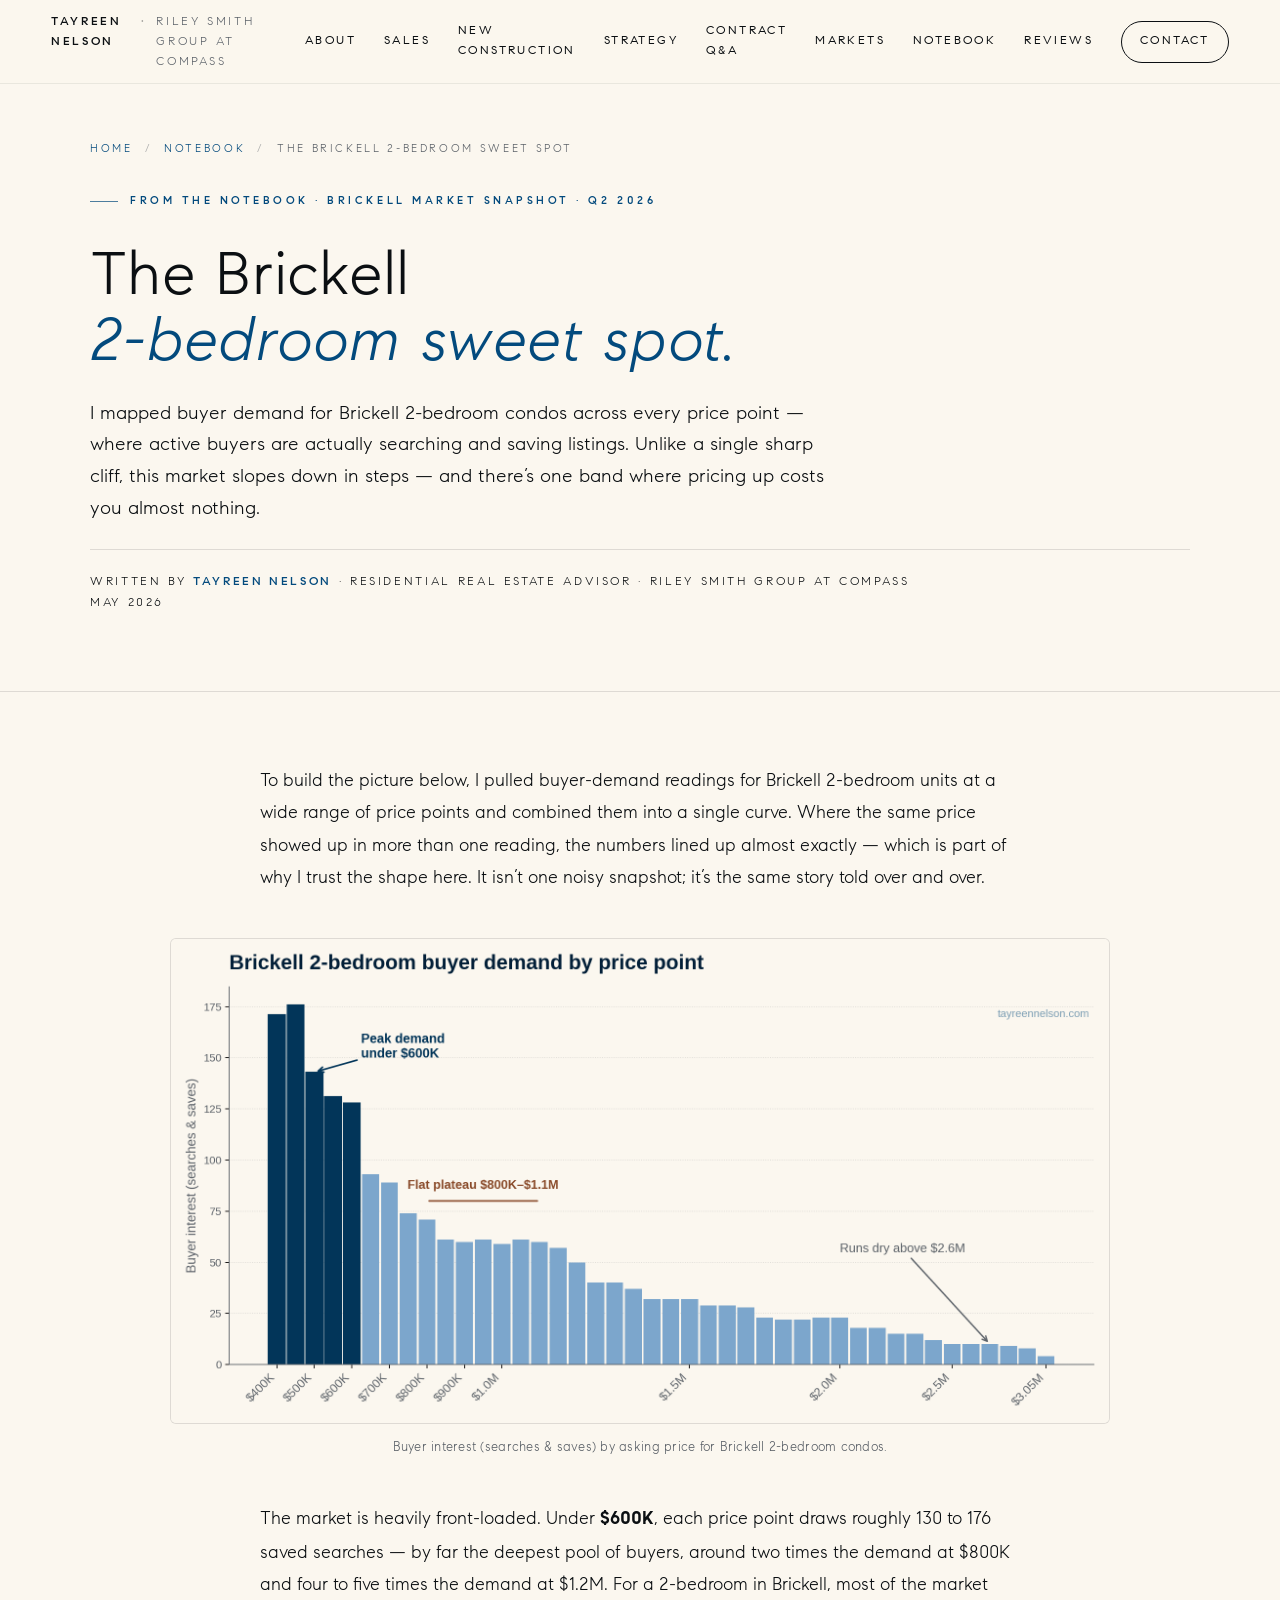
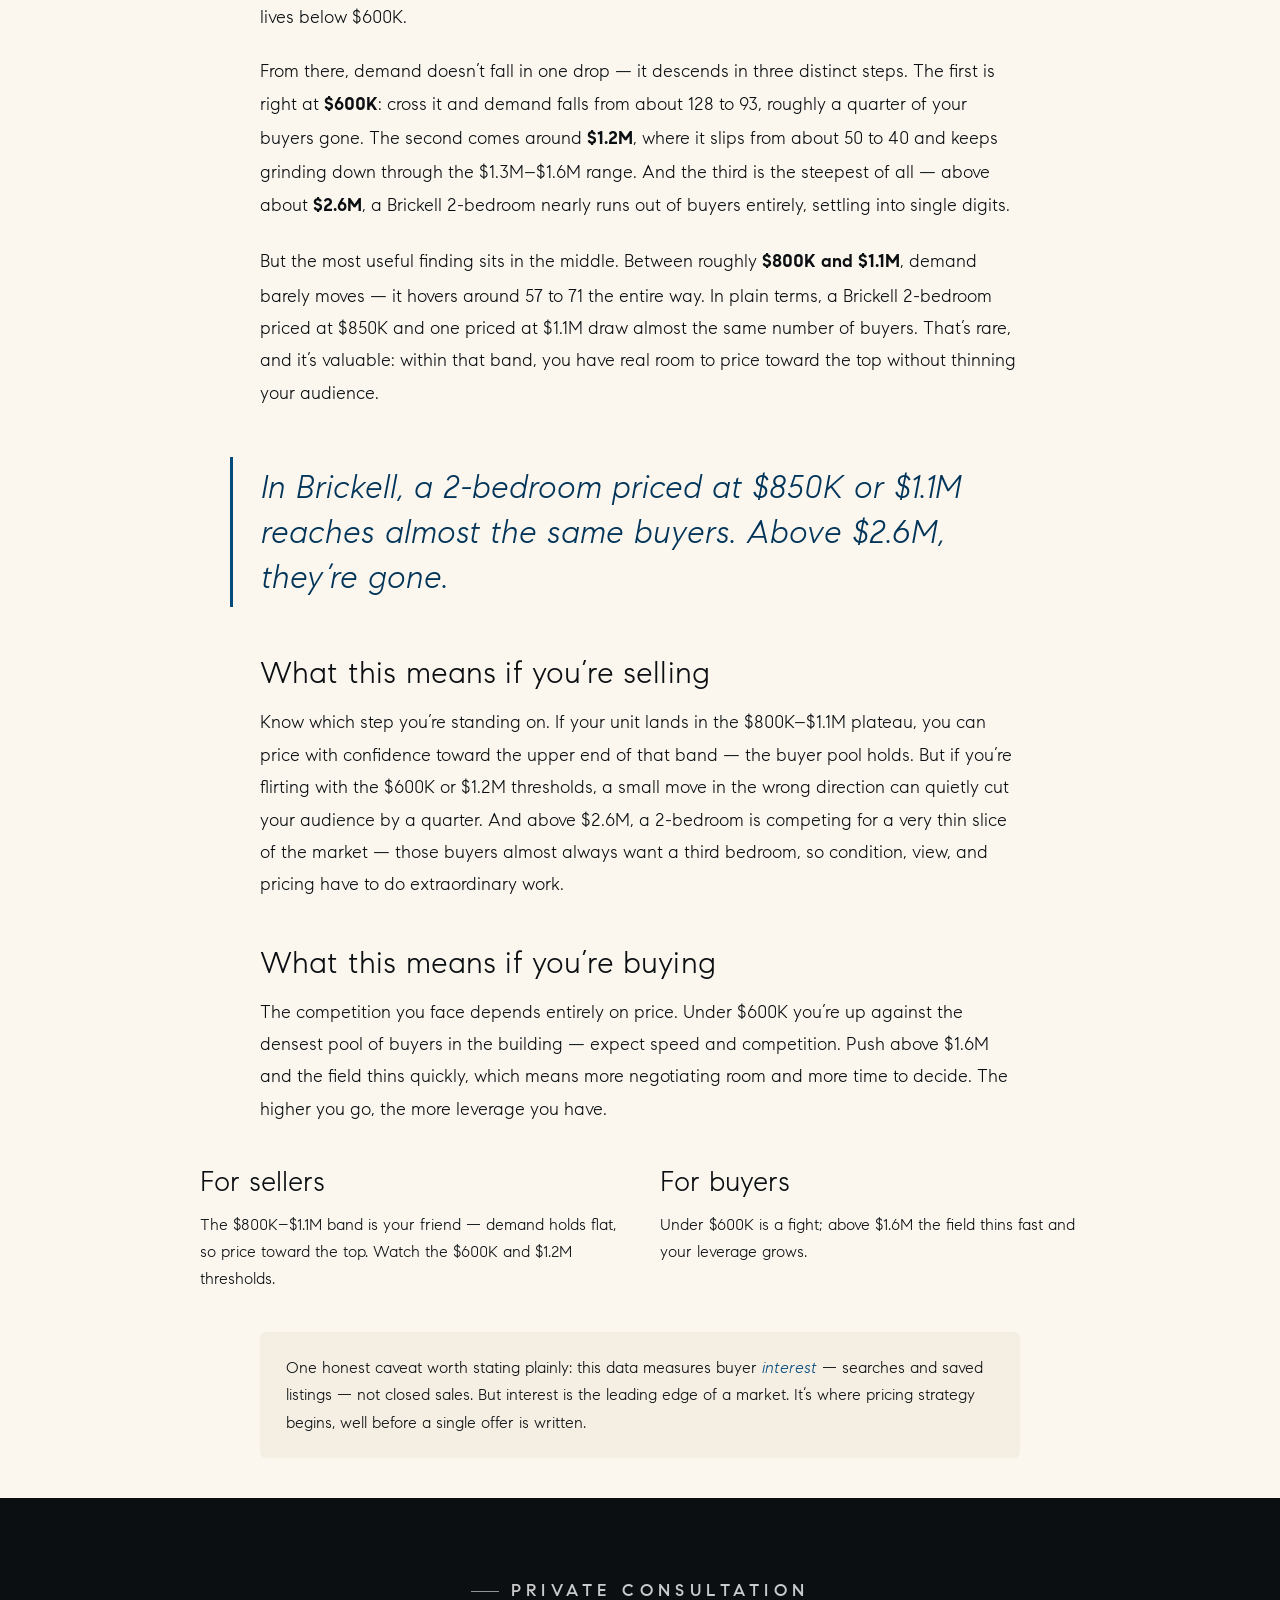
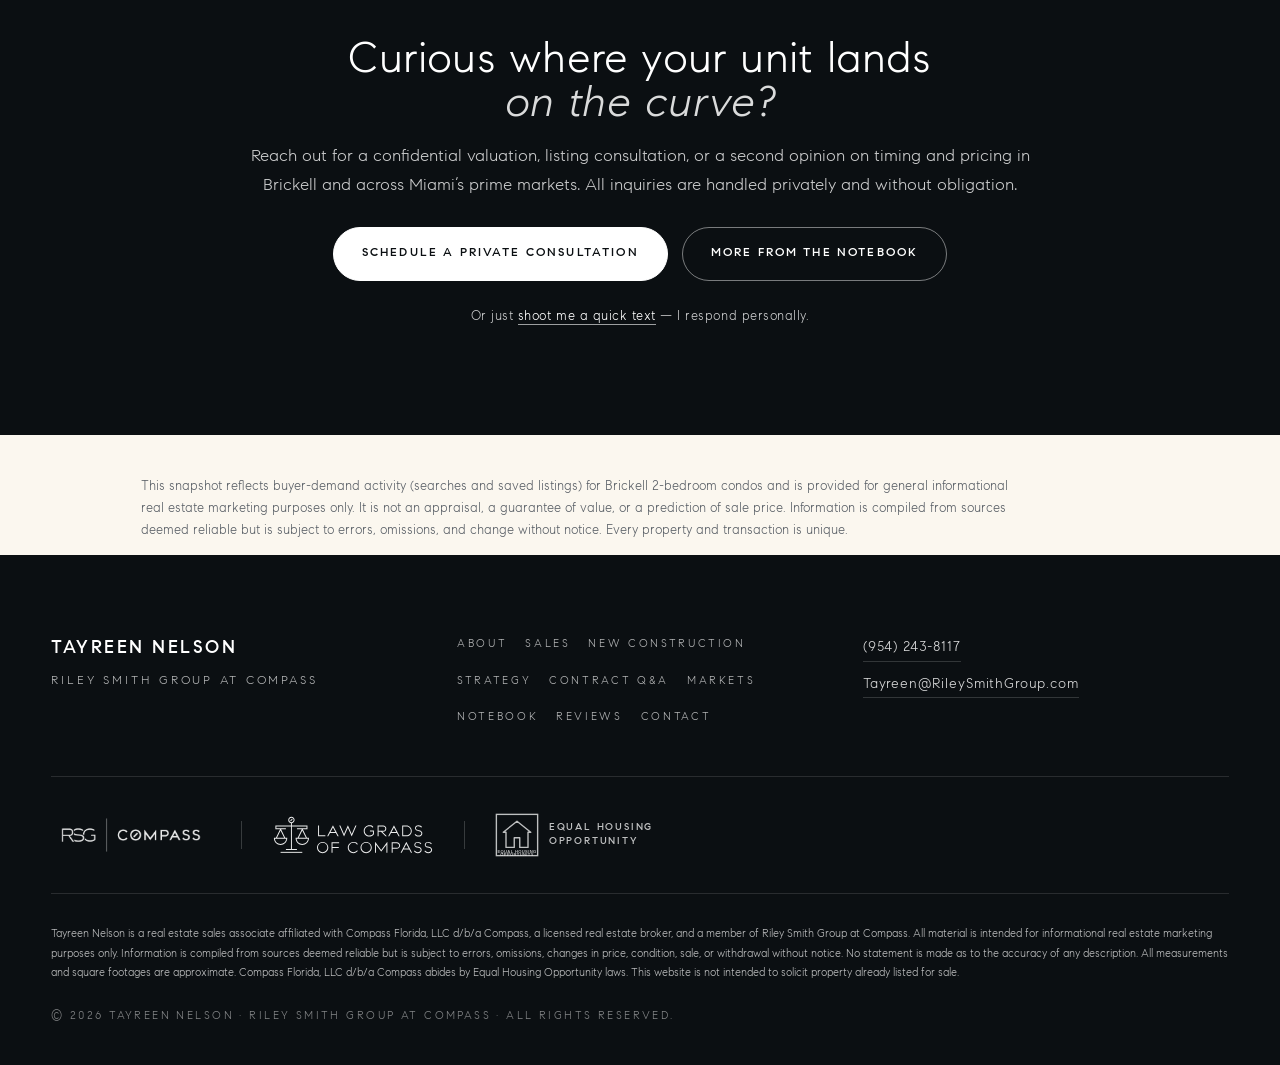
<file: notebook/brickell-2br-demand/index.html>
<!DOCTYPE html>
<html lang="en">
<head>
  <meta charset="UTF-8" />
  <meta name="viewport" content="width=device-width, initial-scale=1.0" />
  <meta name="theme-color" content="#034A7D" />

  <title>The Brickell 2-Bedroom Sweet Spot — Buyer-Demand Snapshot, Q2 2026 | Tayreen Nelson</title>
  <meta name="description" content="A data-backed look at where buyer demand concentrates for Brickell 2-bedroom condos. Demand peaks under $600K, holds flat from $800K to $1.1M, and runs dry above $2.6M. What it means for sellers and buyers, by Tayreen Nelson with the Riley Smith Group at Compass." />
  <meta name="keywords" content="Brickell real estate market, Brickell 2 bedroom condo, Brickell condo prices, Miami condo market, Brickell buyer demand, Brickell realtor, Miami real estate pricing strategy" />
  <link rel="canonical" href="https://tayreennelson.com/notebook/brickell-2br-demand/" />

  <!-- Open Graph -->
  <meta property="og:type" content="article" />
  <meta property="og:site_name" content="Tayreen Nelson · Riley Smith Group at Compass" />
  <meta property="og:title" content="The Brickell 2-Bedroom Sweet Spot — Buyer-Demand Snapshot, Q2 2026" />
  <meta property="og:description" content="Brickell 2-bedroom demand peaks under $600K, holds flat from $800K to $1.1M, and runs dry above $2.6M. Here's what the data means for sellers and buyers." />
  <meta property="og:url" content="https://tayreennelson.com/notebook/brickell-2br-demand/" />
  <meta property="og:image" content="https://tayreennelson.com/images/brickell-2br-demand-by-price.png" />
  <meta property="og:locale" content="en_US" />
  <meta property="article:author" content="Tayreen Nelson" />
  <meta property="article:section" content="Market Notes" />

  <meta name="twitter:card" content="summary_large_image" />
  <meta name="twitter:title" content="The Brickell 2-Bedroom Sweet Spot — Buyer-Demand Snapshot, Q2 2026" />
  <meta name="twitter:description" content="Brickell 2-bedroom demand peaks under $600K, holds flat from $800K to $1.1M, and runs dry above $2.6M." />
  <meta name="twitter:image" content="https://tayreennelson.com/images/brickell-2br-demand-by-price.png" />

  <link rel="preload" as="font" type="font/ttf" href="../../assets/fonts/CompassSans-Light.ttf" crossorigin />
  <link rel="preload" as="font" type="font/ttf" href="../../assets/fonts/CompassSans-Regular.ttf" crossorigin />

  <link rel="icon" type="image/png" sizes="32x32" href="../../images/favicon.png" />
  <link rel="apple-touch-icon" href="../../images/apple-touch-icon.png" />

  <link rel="stylesheet" href="../../styles.css" />

  <style>
    /* Page-specific styles for the Notebook market-note article */
    .nb-hero { padding: 140px clamp(20px, 4vw, 56px) 64px; background: var(--paper); border-bottom: 1px solid var(--line); }
    .nb-hero-inner { max-width: var(--content-narrow); margin: 0 auto; }
    .breadcrumb { font-size: 11px; text-transform: uppercase; letter-spacing: 0.24em; color: var(--muted); margin-bottom: 28px; }
    .breadcrumb a { color: var(--ocean); border-bottom: 1px solid transparent; }
    .breadcrumb a:hover { border-bottom-color: var(--ocean); }
    .breadcrumb-sep { margin: 0 12px; opacity: 0.5; }
    .nb-hero h1 { font-size: clamp(36px, 5vw, 62px); margin: 12px 0 24px; max-width: 900px; line-height: 1.06; }
    .nb-hero h1 em { font-style: italic; }
    .nb-lede { font-size: clamp(18px, 1.5vw, 22px); line-height: 1.65; color: var(--ink); max-width: 760px; margin-bottom: 26px; }
    .nb-byline { font-size: 12px; text-transform: uppercase; letter-spacing: 0.22em; color: var(--ink); padding-top: 22px; border-top: 1px solid var(--line); }
    .nb-byline strong { color: var(--ocean); font-weight: 500; }

    .nb-body { max-width: var(--content-narrow); margin: 0 auto; padding: 72px clamp(20px, 4vw, 56px) 40px; }
    .nb-body p { font-size: 18px; line-height: 1.8; color: var(--ink); margin: 0 auto 22px; max-width: 760px; }
    .nb-body p strong { color: var(--ink); font-weight: 600; }
    .nb-body p em { color: var(--ocean); font-style: italic; }

    .nb-figure { margin: 44px auto; max-width: 940px; }
    .nb-figure img { width: 100%; height: auto; display: block; border: 1px solid var(--line); border-radius: 6px; background: var(--paper); }
    .nb-figure figcaption { font-size: 13px; color: var(--muted); margin-top: 12px; text-align: center; letter-spacing: 0.02em; }

    .nb-quote { max-width: 820px; margin: 48px auto; padding: 8px 0 8px 28px; border-left: 3px solid var(--ocean); font-size: clamp(24px, 2.6vw, 32px); line-height: 1.4; font-style: italic; color: var(--ocean-deep); }

    .nb-split { max-width: 880px; margin: 40px auto; display: grid; grid-template-columns: 1fr 1fr; gap: 40px; }
    .nb-split h2 { font-size: clamp(22px, 2.2vw, 28px); margin-bottom: 12px; line-height: 1.2; }
    .nb-split p { font-size: 16px; line-height: 1.7; margin-bottom: 0; }
    @media (max-width: 720px) { .nb-split { grid-template-columns: 1fr; gap: 26px; } }

    .nb-h2 { max-width: 760px; margin: 44px auto 14px; font-size: clamp(24px, 2.4vw, 32px); line-height: 1.2; }

    .nb-caveat { max-width: 760px; margin: 36px auto 0; padding: 22px 26px; background: var(--ivory); border-radius: 6px; font-size: 16px; line-height: 1.7; color: var(--ink); }
    .nb-caveat em { color: var(--ocean); font-style: italic; }

    .nb-cta { background: var(--ink); color: white; padding: 80px clamp(20px, 4vw, 56px); text-align: center; }
    .nb-cta-inner { max-width: 800px; margin: 0 auto; }
    .nb-cta h2 { font-size: clamp(28px, 3.4vw, 44px); color: white; margin-bottom: 18px; }
    .nb-cta h2 em { color: rgba(255,255,255,0.85); }
    .nb-cta p { font-size: 17px; color: rgba(255,255,255,0.78); line-height: 1.7; margin-bottom: 28px; }
    .nb-cta .btn-primary { background: white; color: var(--ink); border-color: white; }
    .nb-cta .btn-primary:hover { background: var(--ocean); border-color: var(--ocean); color: white; }
    .nb-cta .btn-ghost { color: white; border-color: rgba(255,255,255,0.45); }
    .nb-cta .btn-ghost:hover { background: white; color: var(--ink); border-color: white; }

    .nb-disclaimer { max-width: var(--content-narrow); margin: 0 auto; padding: 40px clamp(20px, 4vw, 56px) 0; }
    .nb-disclaimer p { font-size: 13px; line-height: 1.7; color: var(--muted); max-width: 880px; }
  </style>

  <!-- Article schema -->
  <script type="application/ld+json">
  {
    "@context": "https://schema.org",
    "@type": "Article",
    "headline": "The Brickell 2-Bedroom Sweet Spot",
    "description": "A data-backed look at where buyer demand concentrates for Brickell 2-bedroom condos. Demand peaks under $600K, holds flat from $800K to $1.1M, and runs dry above $2.6M.",
    "author": {
      "@type": "Person",
      "name": "Tayreen Nelson",
      "url": "https://tayreennelson.com/",
      "jobTitle": "Residential Real Estate Advisor, Riley Smith Group at Compass"
    },
    "publisher": {
      "@type": "RealEstateAgent",
      "name": "Tayreen Nelson · Riley Smith Group at Compass",
      "url": "https://tayreennelson.com/"
    },
    "datePublished": "2026-05-29",
    "dateModified": "2026-05-29",
    "mainEntityOfPage": "https://tayreennelson.com/notebook/brickell-2br-demand/",
    "image": "https://tayreennelson.com/images/brickell-2br-demand-by-price.png",
    "inLanguage": "en-US",
    "about": [
      { "@type": "Thing", "name": "Brickell condominium market" },
      { "@type": "Thing", "name": "Real estate pricing strategy" },
      { "@type": "Place", "name": "Brickell, Miami, Florida" }
    ]
  }
  </script>

  <!-- BreadcrumbList schema -->
  <script type="application/ld+json">
  {
    "@context": "https://schema.org",
    "@type": "BreadcrumbList",
    "itemListElement": [
      { "@type": "ListItem", "position": 1, "name": "Home", "item": "https://tayreennelson.com/" },
      { "@type": "ListItem", "position": 2, "name": "Notebook", "item": "https://tayreennelson.com/notebook/" },
      { "@type": "ListItem", "position": 3, "name": "The Brickell 2-Bedroom Sweet Spot", "item": "https://tayreennelson.com/notebook/brickell-2br-demand/" }
    ]
  }
  </script>
</head>
<body>

  <a class="skip-link" href="#nb-body">Skip to content</a>

  <header class="site-header is-scrolled" id="siteHeader">
    <a class="brand" href="../../" aria-label="Tayreen Nelson — Riley Smith Group at Compass — back to home">
      <span class="brand-name">Tayreen Nelson</span>
      <span class="brand-divider" aria-hidden="true">·</span>
      <span class="brand-sub">Riley Smith Group at Compass</span>
    </a>
    <nav class="primary-nav" aria-label="Primary">
      <a href="../../#about">About</a>
      <a href="../../#sales">Sales</a>
      <a href="/new-construction/">New Construction</a>
      <a href="../../#strategy">Strategy</a>
      <a href="../../contract-qa/">Contract Q&amp;A</a>
      <a href="../../#markets">Markets</a>
      <a href="/notebook/" aria-current="page">Notebook</a> <a href="../../#reviews">Reviews</a>
      <a href="../../#contact" class="nav-cta">Contact</a>
    </nav>
    <button class="nav-toggle" aria-label="Toggle navigation" aria-expanded="false" aria-controls="mobileNav">
      <span></span><span></span><span></span>
    </button>
  </header>
  <div class="mobile-nav" id="mobileNav" hidden>
    <a href="../../#about">About</a>
    <a href="../../#sales">Sales</a>
      <a href="/new-construction/">New Construction</a>
    <a href="../../#strategy">Strategy</a>
    <a href="../../contract-qa/">Contract Q&amp;A</a>
    <a href="../../#markets">Markets</a>
    <a href="/notebook/" aria-current="page">Notebook</a> <a href="../../#reviews">Reviews</a>
    <a href="../../#contact">Contact</a>
  </div>

  <main>

    <section class="nb-hero">
      <div class="nb-hero-inner">
        <p class="breadcrumb"><a href="../../">Home</a><span class="breadcrumb-sep">/</span><a href="../">Notebook</a><span class="breadcrumb-sep">/</span><span>The Brickell 2-Bedroom Sweet Spot</span></p>
        <p class="eyebrow blue">From the Notebook · Brickell Market Snapshot · Q2 2026</p>
        <h1>The Brickell<br/><em>2-bedroom sweet spot.</em></h1>
        <p class="nb-lede">
          I mapped buyer demand for Brickell 2-bedroom condos across every price point &mdash; where active
          buyers are actually searching and saving listings. Unlike a single sharp cliff, this market slopes
          down in steps &mdash; and there&rsquo;s one band where pricing up costs you almost nothing.
        </p>
        <p class="nb-byline">
          Written by <strong>Tayreen Nelson</strong> · Residential Real Estate Advisor · Riley Smith Group at Compass<br/>
          May 2026
        </p>
      </div>
    </section>

    <section class="nb-body" id="nb-body">

      <p>To build the picture below, I pulled buyer-demand readings for Brickell 2-bedroom units at a wide range of price points and combined them into a single curve. Where the same price showed up in more than one reading, the numbers lined up almost exactly &mdash; which is part of why I trust the shape here. It isn&rsquo;t one noisy snapshot; it&rsquo;s the same story told over and over.</p>

      <figure class="nb-figure">
        <img src="../../images/brickell-2br-demand-by-price.png" alt="Bar chart of Brickell 2-bedroom buyer demand by price point. Demand peaks under $600K (around 130 to 176 saved searches), steps down sharply above $650K, holds flat near 60 across the $800K to $1.1M band, then declines steadily to single digits above $2.6M." />
        <figcaption>Buyer interest (searches &amp; saves) by asking price for Brickell 2-bedroom condos.</figcaption>
      </figure>

      <p>The market is heavily front-loaded. Under <strong>$600K</strong>, each price point draws roughly 130 to 176 saved searches &mdash; by far the deepest pool of buyers, around two times the demand at $800K and four to five times the demand at $1.2M. For a 2-bedroom in Brickell, most of the market lives below $600K.</p>

      <p>From there, demand doesn&rsquo;t fall in one drop &mdash; it descends in three distinct steps. The first is right at <strong>$600K</strong>: cross it and demand falls from about 128 to 93, roughly a quarter of your buyers gone. The second comes around <strong>$1.2M</strong>, where it slips from about 50 to 40 and keeps grinding down through the $1.3M&ndash;$1.6M range. And the third is the steepest of all &mdash; above about <strong>$2.6M</strong>, a Brickell 2-bedroom nearly runs out of buyers entirely, settling into single digits.</p>

      <p>But the most useful finding sits in the middle. Between roughly <strong>$800K and $1.1M</strong>, demand barely moves &mdash; it hovers around 57 to 71 the entire way. In plain terms, a Brickell 2-bedroom priced at $850K and one priced at $1.1M draw almost the same number of buyers. That&rsquo;s rare, and it&rsquo;s valuable: within that band, you have real room to price toward the top without thinning your audience.</p>

      <blockquote class="nb-quote">In Brickell, a 2-bedroom priced at $850K or $1.1M reaches almost the same buyers. Above $2.6M, they&rsquo;re gone.</blockquote>

      <h2 class="nb-h2">What this means if you&rsquo;re selling</h2>
      <p>Know which step you&rsquo;re standing on. If your unit lands in the $800K&ndash;$1.1M plateau, you can price with confidence toward the upper end of that band &mdash; the buyer pool holds. But if you&rsquo;re flirting with the $600K or $1.2M thresholds, a small move in the wrong direction can quietly cut your audience by a quarter. And above $2.6M, a 2-bedroom is competing for a very thin slice of the market &mdash; those buyers almost always want a third bedroom, so condition, view, and pricing have to do extraordinary work.</p>

      <h2 class="nb-h2">What this means if you&rsquo;re buying</h2>
      <p>The competition you face depends entirely on price. Under $600K you&rsquo;re up against the densest pool of buyers in the building &mdash; expect speed and competition. Push above $1.6M and the field thins quickly, which means more negotiating room and more time to decide. The higher you go, the more leverage you have.</p>

      <div class="nb-split">
        <div>
          <h2>For sellers</h2>
          <p>The $800K&ndash;$1.1M band is your friend &mdash; demand holds flat, so price toward the top. Watch the $600K and $1.2M thresholds.</p>
        </div>
        <div>
          <h2>For buyers</h2>
          <p>Under $600K is a fight; above $1.6M the field thins fast and your leverage grows.</p>
        </div>
      </div>

      <div class="nb-caveat">
        One honest caveat worth stating plainly: this data measures buyer <em>interest</em> &mdash; searches and saved listings &mdash; not closed sales. But interest is the leading edge of a market. It&rsquo;s where pricing strategy begins, well before a single offer is written.
      </div>

    </section>

    <section class="nb-cta">
      <div class="nb-cta-inner">
        <p class="eyebrow" style="color: rgba(255,255,255,0.78);">Private Consultation</p>
        <h2>Curious where your unit lands<br/><em>on the curve?</em></h2>
        <p>Reach out for a confidential valuation, listing consultation, or a second opinion on timing and pricing in Brickell and across Miami&rsquo;s prime markets. All inquiries are handled privately and without obligation.</p>
        <div style="display:flex; gap: 14px; justify-content:center; flex-wrap: wrap; margin-top: 28px;">
          <a href="../../#contact" class="btn btn-primary">Schedule a Private Consultation</a>
          <a href="../" class="btn btn-ghost">More from the Notebook</a>
        </div>
        <p style="margin-top: 24px; font-size: 13px; color: rgba(255,255,255,0.78); letter-spacing: 0.04em;">Or just <a href="sms:+19542438117?body=Hi%20Tayreen%21%20I%20saw%20your%20Brickell%202-bedroom%20market%20note%20and%20have%20a%20pricing%20question." style="color: white; border-bottom: 1px solid rgba(255,255,255,0.6); padding-bottom: 1px;">shoot me a quick text</a> — I respond personally.</p>
      </div>
    </section>

    <section class="nb-disclaimer">
      <p>
        This snapshot reflects buyer-demand activity (searches and saved listings) for Brickell 2-bedroom condos
        and is provided for general informational real estate marketing purposes only. It is not an appraisal,
        a guarantee of value, or a prediction of sale price. Information is compiled from sources deemed reliable
        but is subject to errors, omissions, and change without notice. Every property and transaction is unique.
      </p>
    </section>
  </main>

  <footer class="site-footer">
    <div class="footer-top">
      <div class="footer-brand">
        <p class="footer-name">Tayreen Nelson</p>
        <p class="footer-team">Riley Smith Group at Compass</p>
      </div>
      <nav class="footer-nav" aria-label="Footer">
        <a href="../../#about">About</a>
        <a href="../../#sales">Sales</a>
      <a href="/new-construction/">New Construction</a>
        <a href="../../#strategy">Strategy</a>
        <a href="../../contract-qa/">Contract Q&amp;A</a>
        <a href="../../#markets">Markets</a>
        <a href="/notebook/">Notebook</a> <a href="../../#reviews">Reviews</a>
        <a href="../../#contact">Contact</a>
      </nav>
      <div class="footer-contact">
        <a href="tel:+19542438117">(954) 243-8117</a>
        <a href="mailto:Tayreen@RileySmithGroup.com">Tayreen@RileySmithGroup.com</a>
      </div>
    </div>
    <div class="footer-logos">
      <img src="../../images/rsg-compass-white.png" alt="Riley Smith Group at Compass" />
      <span class="footer-logo-divider" aria-hidden="true"></span>
      <img src="../../images/law-grads-white.svg" alt="Law Grads of Compass" />
      <span class="footer-logo-divider" aria-hidden="true"></span>
      <div class="eho-badge" aria-label="Equal Housing Opportunity">
        <svg xmlns="http://www.w3.org/2000/svg" viewBox="0 0 64 64" width="44" height="44" aria-hidden="true" role="img" focusable="false">
          <rect x="2" y="2" width="60" height="60" fill="none" stroke="currentColor" stroke-width="2"/>
          <path d="M32 12 L52 28 L48 28 L48 50 L36 50 L36 36 L28 36 L28 50 L16 50 L16 28 L12 28 Z" fill="none" stroke="currentColor" stroke-width="2" stroke-linejoin="round"/>
          <text x="32" y="58" font-family="Arial, sans-serif" font-size="6" font-weight="700" text-anchor="middle" fill="currentColor" letter-spacing="0.5">EQUAL HOUSING</text>
          <text x="32" y="63" font-family="Arial, sans-serif" font-size="6" font-weight="700" text-anchor="middle" fill="currentColor" letter-spacing="0.5">OPPORTUNITY</text>
        </svg>
        <span class="eho-label">Equal Housing<br/>Opportunity</span>
      </div>
    </div>
    <p class="footer-disclaimer">
      Tayreen Nelson is a real estate sales associate affiliated with Compass Florida, LLC d/b/a Compass,
      a licensed real estate broker, and a member of Riley Smith Group at Compass. All material is intended
      for informational real estate marketing purposes only. Information is compiled from sources deemed
      reliable but is subject to errors, omissions, changes in price, condition, sale, or withdrawal without
      notice. No statement is made as to the accuracy of any description. All measurements and square footages
      are approximate. Compass Florida, LLC d/b/a Compass abides by Equal Housing Opportunity laws. This website
      is not intended to solicit property already listed for sale.
    </p>
    <p class="footer-copy">© <span id="year">2026</span> Tayreen Nelson · Riley Smith Group at Compass · All rights reserved.</p>
  </footer>

  <script>
    document.getElementById('year').textContent = new Date().getFullYear();
    (function(){
      var btn = document.querySelector('.nav-toggle');
      var nav = document.getElementById('mobileNav');
      if(!btn || !nav) return;
      btn.addEventListener('click', function(){
        var open = nav.hasAttribute('hidden') === false;
        if(open){ nav.setAttribute('hidden',''); btn.setAttribute('aria-expanded','false'); btn.classList.remove('is-open'); }
        else { nav.removeAttribute('hidden'); btn.setAttribute('aria-expanded','true'); btn.classList.add('is-open'); }
      });
      nav.querySelectorAll('a').forEach(function(a){
        a.addEventListener('click', function(){ nav.setAttribute('hidden',''); btn.setAttribute('aria-expanded','false'); btn.classList.remove('is-open'); });
      });
    })();
  </script>
</body>
</html>
</file>
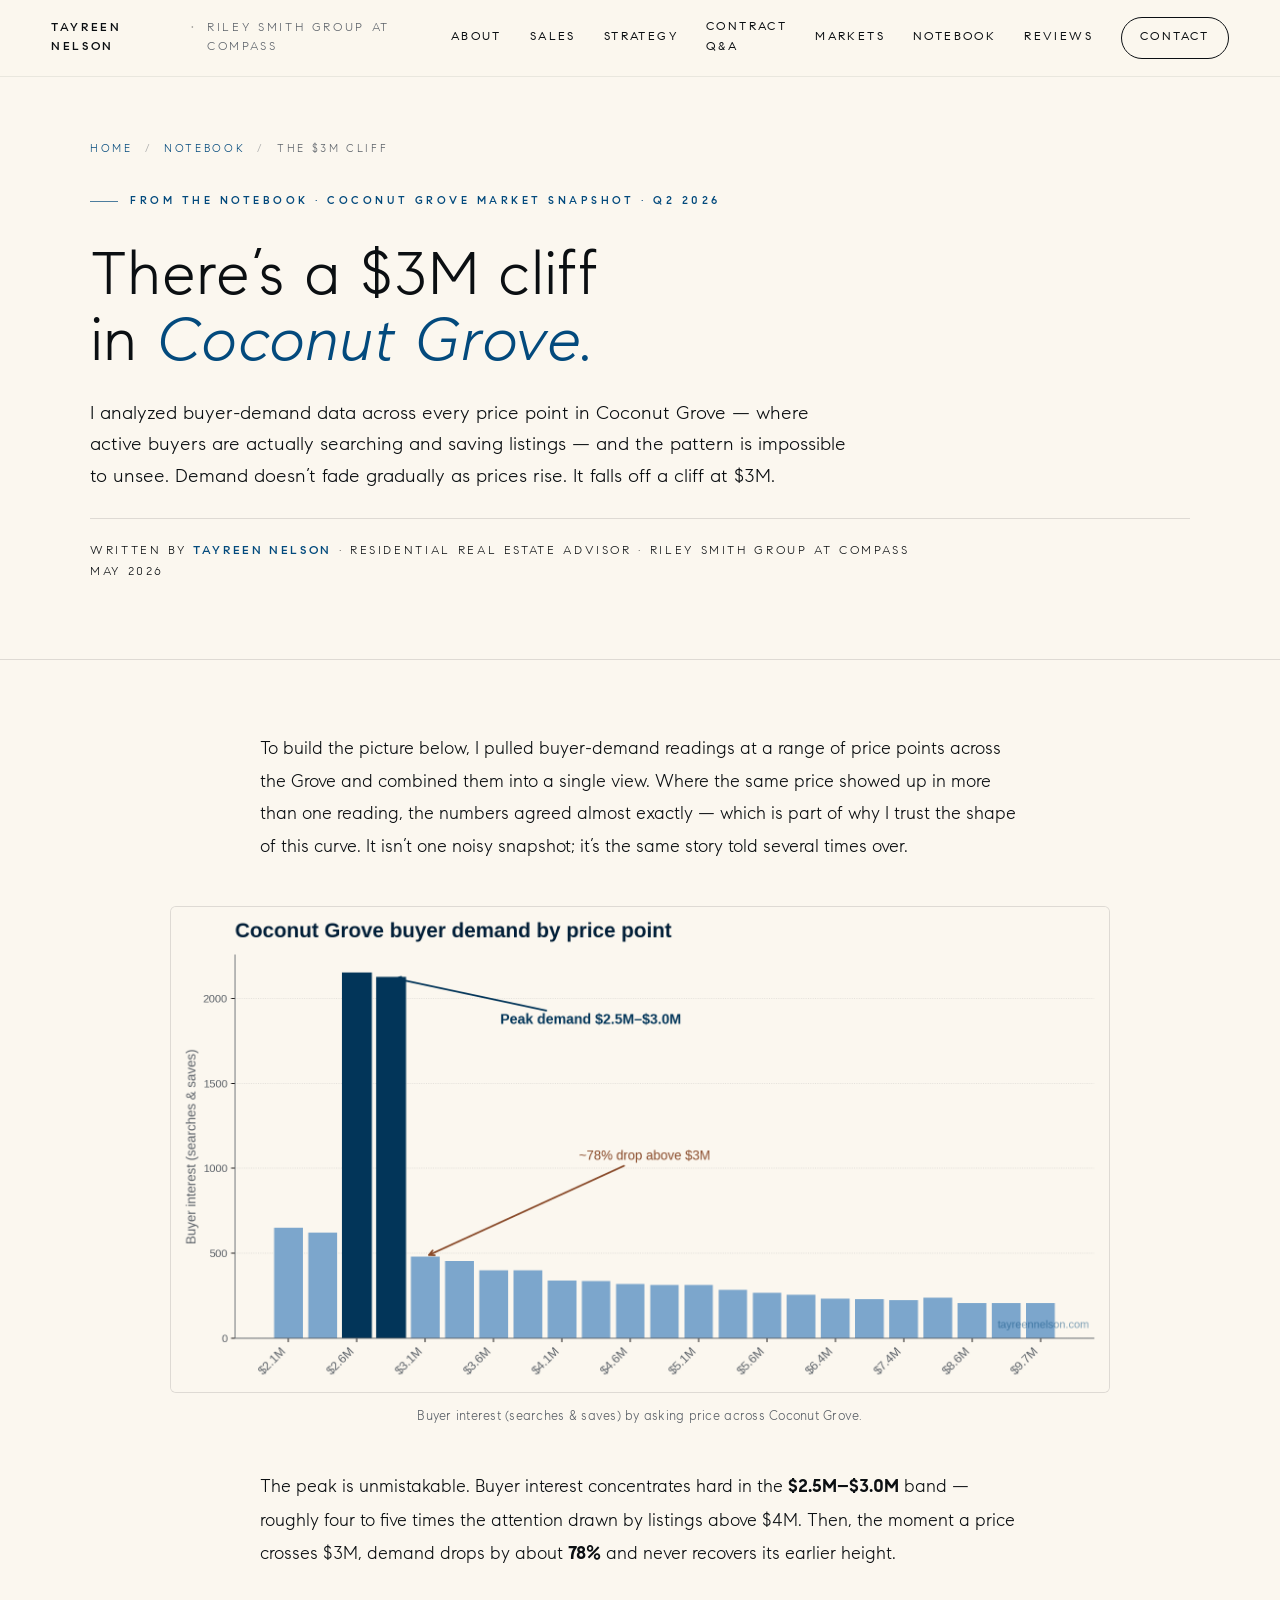
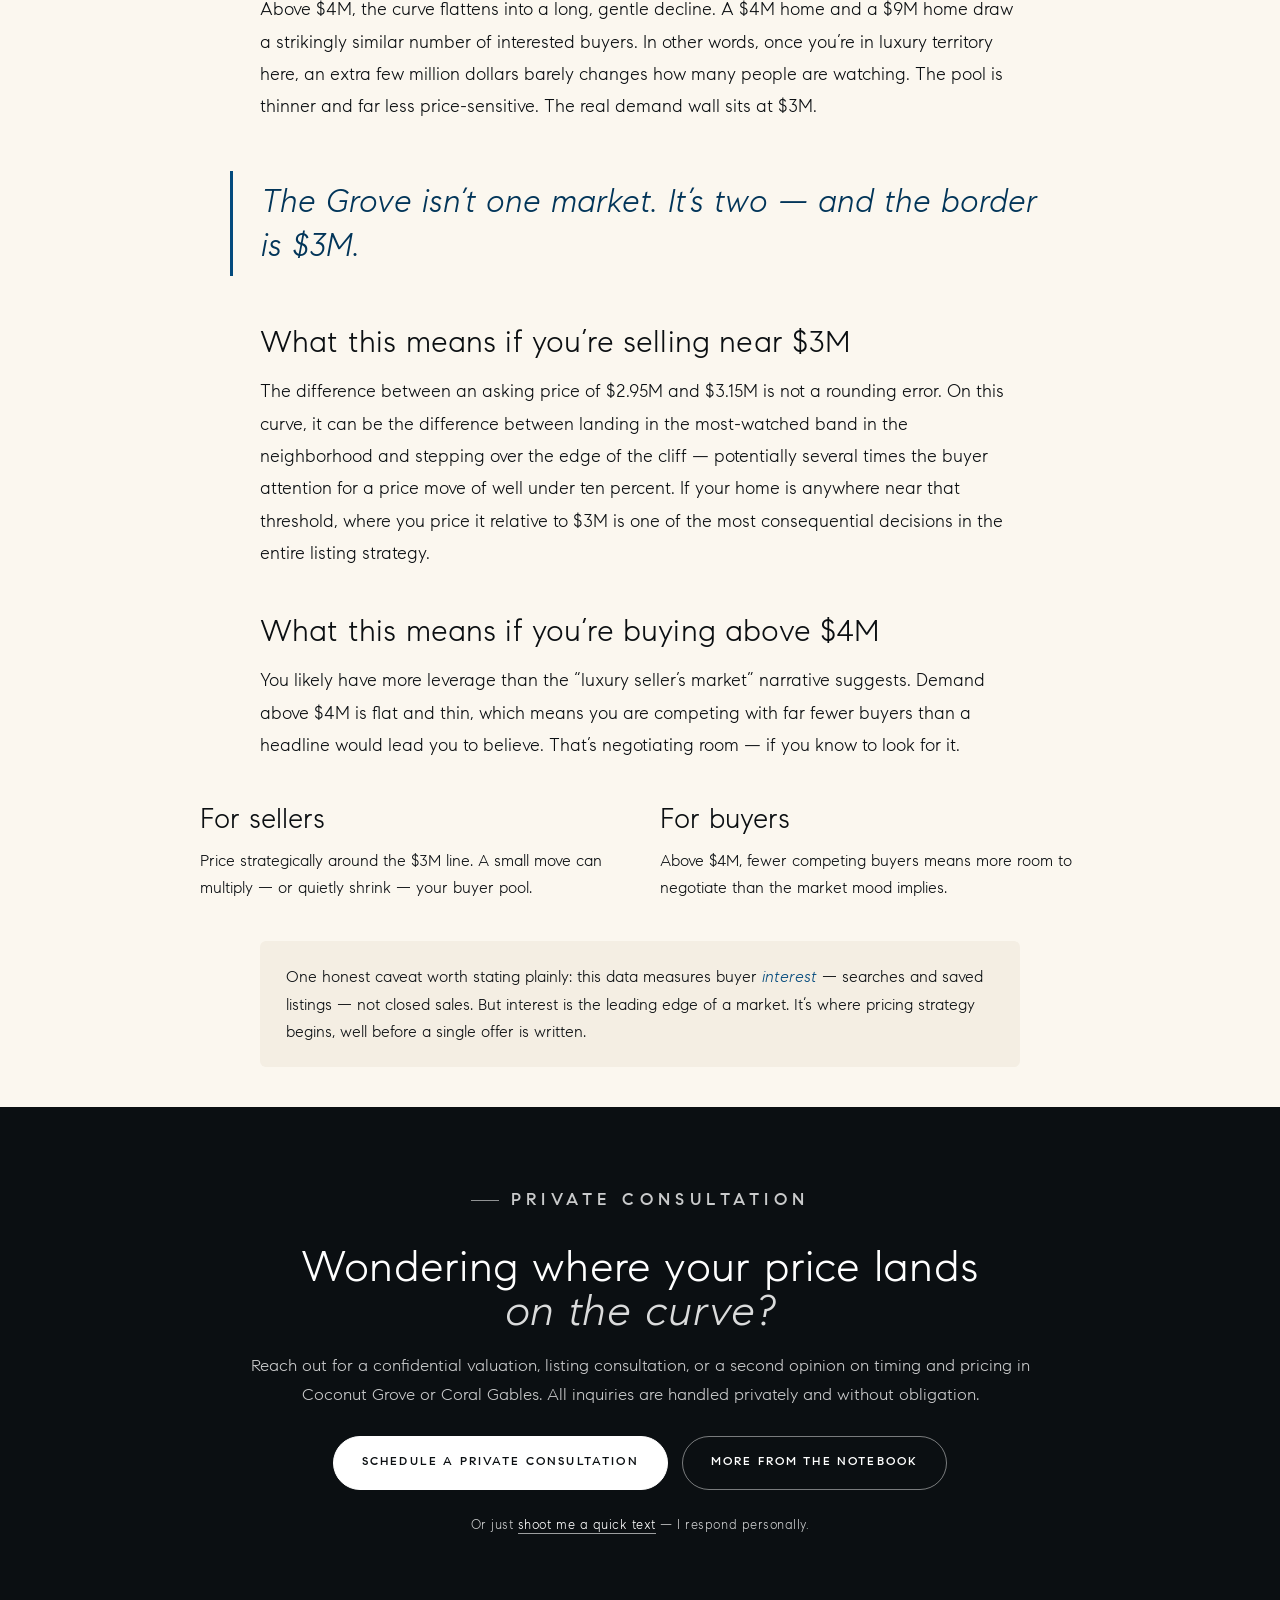
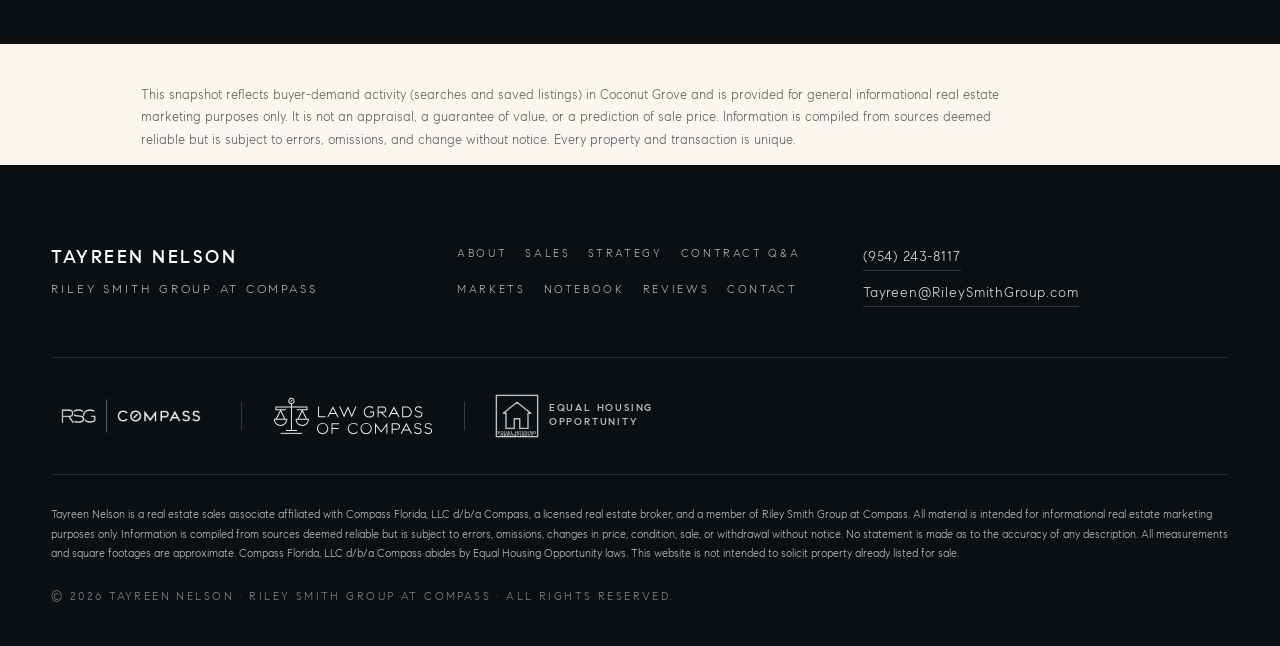
<file: notebook/coconut-grove-3m-cliff/index.html>
<!DOCTYPE html>
<html lang="en">
<head>
  <meta charset="UTF-8" />
  <meta name="viewport" content="width=device-width, initial-scale=1.0" />
  <meta name="theme-color" content="#034A7D" />

  <title>The $3M Cliff in Coconut Grove — Buyer-Demand Snapshot, Q2 2026 | Tayreen Nelson</title>
  <meta name="description" content="A data-backed look at where buyer demand concentrates in Coconut Grove. Demand peaks at $2.5M–$3.0M and drops roughly 78% above $3M. What it means for sellers and buyers, by Tayreen Nelson with the Riley Smith Group at Compass." />
  <meta name="keywords" content="Coconut Grove real estate market, Coconut Grove buyer demand, Coconut Grove home prices, Miami luxury real estate, Coconut Grove realtor, Coral Gables realtor, pricing strategy Coconut Grove" />
  <link rel="canonical" href="https://tayreennelson.com/notebook/coconut-grove-3m-cliff/" />

  <!-- Open Graph -->
  <meta property="og:type" content="article" />
  <meta property="og:site_name" content="Tayreen Nelson · Riley Smith Group at Compass" />
  <meta property="og:title" content="The $3M Cliff in Coconut Grove — Buyer-Demand Snapshot, Q2 2026" />
  <meta property="og:description" content="Buyer demand in Coconut Grove peaks at $2.5M–$3.0M and falls off a cliff above $3M. Here's what the data means for sellers and buyers." />
  <meta property="og:url" content="https://tayreennelson.com/notebook/coconut-grove-3m-cliff/" />
  <meta property="og:image" content="https://tayreennelson.com/images/grove-buyer-demand-by-price.png" />
  <meta property="og:locale" content="en_US" />
  <meta property="article:author" content="Tayreen Nelson" />
  <meta property="article:section" content="Market Notes" />

  <meta name="twitter:card" content="summary_large_image" />
  <meta name="twitter:title" content="The $3M Cliff in Coconut Grove — Buyer-Demand Snapshot, Q2 2026" />
  <meta name="twitter:description" content="Buyer demand in Coconut Grove peaks at $2.5M–$3.0M and falls off a cliff above $3M. What it means for sellers and buyers." />
  <meta name="twitter:image" content="https://tayreennelson.com/images/grove-buyer-demand-by-price.png" />

  <link rel="preload" as="font" type="font/ttf" href="../../assets/fonts/CompassSans-Light.ttf" crossorigin />
  <link rel="preload" as="font" type="font/ttf" href="../../assets/fonts/CompassSans-Regular.ttf" crossorigin />

  <link rel="icon" type="image/png" sizes="32x32" href="../../images/favicon.png" />
  <link rel="apple-touch-icon" href="../../images/apple-touch-icon.png" />

  <link rel="stylesheet" href="../../styles.css" />

  <style>
    /* Page-specific styles for the Notebook market-note article */
    .nb-hero { padding: 140px clamp(20px, 4vw, 56px) 64px; background: var(--paper); border-bottom: 1px solid var(--line); }
    .nb-hero-inner { max-width: var(--content-narrow); margin: 0 auto; }
    .breadcrumb { font-size: 11px; text-transform: uppercase; letter-spacing: 0.24em; color: var(--muted); margin-bottom: 28px; }
    .breadcrumb a { color: var(--ocean); border-bottom: 1px solid transparent; }
    .breadcrumb a:hover { border-bottom-color: var(--ocean); }
    .breadcrumb-sep { margin: 0 12px; opacity: 0.5; }
    .nb-hero h1 { font-size: clamp(36px, 5vw, 62px); margin: 12px 0 24px; max-width: 900px; line-height: 1.06; }
    .nb-hero h1 em { font-style: italic; }
    .nb-lede { font-size: clamp(18px, 1.5vw, 22px); line-height: 1.65; color: var(--ink); max-width: 760px; margin-bottom: 26px; }
    .nb-byline { font-size: 12px; text-transform: uppercase; letter-spacing: 0.22em; color: var(--ink); padding-top: 22px; border-top: 1px solid var(--line); }
    .nb-byline strong { color: var(--ocean); font-weight: 500; }

    .nb-body { max-width: var(--content-narrow); margin: 0 auto; padding: 72px clamp(20px, 4vw, 56px) 40px; }
    .nb-body p { font-size: 18px; line-height: 1.8; color: var(--ink); margin: 0 auto 22px; max-width: 760px; }
    .nb-body p strong { color: var(--ink); font-weight: 600; }
    .nb-body p em { color: var(--ocean); font-style: italic; }

    .nb-figure { margin: 44px auto; max-width: 940px; }
    .nb-figure img { width: 100%; height: auto; display: block; border: 1px solid var(--line); border-radius: 6px; background: var(--paper); }
    .nb-figure figcaption { font-size: 13px; color: var(--muted); margin-top: 12px; text-align: center; letter-spacing: 0.02em; }

    .nb-quote { max-width: 820px; margin: 48px auto; padding: 8px 0 8px 28px; border-left: 3px solid var(--ocean); font-size: clamp(24px, 2.6vw, 32px); line-height: 1.4; font-style: italic; color: var(--ocean-deep); }

    .nb-split { max-width: 880px; margin: 40px auto; display: grid; grid-template-columns: 1fr 1fr; gap: 40px; }
    .nb-split h2 { font-size: clamp(22px, 2.2vw, 28px); margin-bottom: 12px; line-height: 1.2; }
    .nb-split p { font-size: 16px; line-height: 1.7; margin-bottom: 0; }
    @media (max-width: 720px) { .nb-split { grid-template-columns: 1fr; gap: 26px; } }

    .nb-h2 { max-width: 760px; margin: 44px auto 14px; font-size: clamp(24px, 2.4vw, 32px); line-height: 1.2; }

    .nb-caveat { max-width: 760px; margin: 36px auto 0; padding: 22px 26px; background: var(--ivory); border-radius: 6px; font-size: 16px; line-height: 1.7; color: var(--ink); }
    .nb-caveat em { color: var(--ocean); font-style: italic; }

    .nb-cta { background: var(--ink); color: white; padding: 80px clamp(20px, 4vw, 56px); text-align: center; }
    .nb-cta-inner { max-width: 800px; margin: 0 auto; }
    .nb-cta h2 { font-size: clamp(28px, 3.4vw, 44px); color: white; margin-bottom: 18px; }
    .nb-cta h2 em { color: rgba(255,255,255,0.85); }
    .nb-cta p { font-size: 17px; color: rgba(255,255,255,0.78); line-height: 1.7; margin-bottom: 28px; }
    .nb-cta .btn-primary { background: white; color: var(--ink); border-color: white; }
    .nb-cta .btn-primary:hover { background: var(--ocean); border-color: var(--ocean); color: white; }
    .nb-cta .btn-ghost { color: white; border-color: rgba(255,255,255,0.45); }
    .nb-cta .btn-ghost:hover { background: white; color: var(--ink); border-color: white; }

    .nb-disclaimer { max-width: var(--content-narrow); margin: 0 auto; padding: 40px clamp(20px, 4vw, 56px) 0; }
    .nb-disclaimer p { font-size: 13px; line-height: 1.7; color: var(--muted); max-width: 880px; }
  </style>

  <!-- Article schema -->
  <script type="application/ld+json">
  {
    "@context": "https://schema.org",
    "@type": "Article",
    "headline": "There's a $3M Cliff in Coconut Grove",
    "description": "A data-backed look at where buyer demand concentrates in Coconut Grove. Demand peaks at $2.5M–$3.0M and drops roughly 78% above $3M.",
    "author": {
      "@type": "Person",
      "name": "Tayreen Nelson",
      "url": "https://tayreennelson.com/",
      "jobTitle": "Residential Real Estate Advisor, Riley Smith Group at Compass"
    },
    "publisher": {
      "@type": "RealEstateAgent",
      "name": "Tayreen Nelson · Riley Smith Group at Compass",
      "url": "https://tayreennelson.com/"
    },
    "datePublished": "2026-05-29",
    "dateModified": "2026-05-29",
    "mainEntityOfPage": "https://tayreennelson.com/notebook/coconut-grove-3m-cliff/",
    "image": "https://tayreennelson.com/images/grove-buyer-demand-by-price.png",
    "inLanguage": "en-US",
    "about": [
      { "@type": "Thing", "name": "Coconut Grove residential real estate market" },
      { "@type": "Thing", "name": "Real estate pricing strategy" },
      { "@type": "Place", "name": "Coconut Grove, Miami, Florida" }
    ]
  }
  </script>

  <!-- BreadcrumbList schema -->
  <script type="application/ld+json">
  {
    "@context": "https://schema.org",
    "@type": "BreadcrumbList",
    "itemListElement": [
      { "@type": "ListItem", "position": 1, "name": "Home", "item": "https://tayreennelson.com/" },
      { "@type": "ListItem", "position": 2, "name": "Notebook", "item": "https://tayreennelson.com/notebook/" },
      { "@type": "ListItem", "position": 3, "name": "The $3M Cliff in Coconut Grove", "item": "https://tayreennelson.com/notebook/coconut-grove-3m-cliff/" }
    ]
  }
  </script>
</head>
<body>

  <a class="skip-link" href="#nb-body">Skip to content</a>

  <header class="site-header is-scrolled" id="siteHeader">
    <a class="brand" href="../../" aria-label="Tayreen Nelson — Riley Smith Group at Compass — back to home">
      <span class="brand-name">Tayreen Nelson</span>
      <span class="brand-divider" aria-hidden="true">·</span>
      <span class="brand-sub">Riley Smith Group at Compass</span>
    </a>
    <nav class="primary-nav" aria-label="Primary">
      <a href="../../#about">About</a>
      <a href="../../#sales">Sales</a>
      <a href="../../#strategy">Strategy</a>
      <a href="../../contract-qa/">Contract Q&amp;A</a>
      <a href="../../#markets">Markets</a>
      <a href="/notebook/">Notebook</a> <a href="../../#reviews">Reviews</a>
      <a href="../../#contact" class="nav-cta">Contact</a>
    </nav>
    <button class="nav-toggle" aria-label="Toggle navigation" aria-expanded="false" aria-controls="mobileNav">
      <span></span><span></span><span></span>
    </button>
  </header>
  <div class="mobile-nav" id="mobileNav" hidden>
    <a href="../../#about">About</a>
    <a href="../../#sales">Sales</a>
    <a href="../../#strategy">Strategy</a>
    <a href="../../contract-qa/">Contract Q&amp;A</a>
    <a href="../../#markets">Markets</a>
    <a href="/notebook/">Notebook</a> <a href="../../#reviews">Reviews</a>
    <a href="../../#contact">Contact</a>
  </div>

  <main>

    <section class="nb-hero">
      <div class="nb-hero-inner">
        <p class="breadcrumb"><a href="../../">Home</a><span class="breadcrumb-sep">/</span><a href="../">Notebook</a><span class="breadcrumb-sep">/</span><span>The $3M Cliff</span></p>
        <p class="eyebrow blue">From the Notebook · Coconut Grove Market Snapshot · Q2 2026</p>
        <h1>There&rsquo;s a $3M cliff<br/>in <em>Coconut Grove.</em></h1>
        <p class="nb-lede">
          I analyzed buyer-demand data across every price point in Coconut Grove &mdash; where active buyers
          are actually searching and saving listings &mdash; and the pattern is impossible to unsee. Demand
          doesn&rsquo;t fade gradually as prices rise. It falls off a cliff at $3M.
        </p>
        <p class="nb-byline">
          Written by <strong>Tayreen Nelson</strong> · Residential Real Estate Advisor · Riley Smith Group at Compass<br/>
          May 2026
        </p>
      </div>
    </section>

    <section class="nb-body" id="nb-body">

      <p>To build the picture below, I pulled buyer-demand readings at a range of price points across the Grove and combined them into a single view. Where the same price showed up in more than one reading, the numbers agreed almost exactly &mdash; which is part of why I trust the shape of this curve. It isn&rsquo;t one noisy snapshot; it&rsquo;s the same story told several times over.</p>

      <figure class="nb-figure">
        <img src="../../images/grove-buyer-demand-by-price.png" alt="Bar chart of Coconut Grove buyer demand by price point. Demand peaks near 2,150 saved searches in the $2.5M–$3.0M band, then drops about 78% above $3M and declines gradually toward roughly 206 by $9.7M." />
        <figcaption>Buyer interest (searches &amp; saves) by asking price across Coconut Grove.</figcaption>
      </figure>

      <p>The peak is unmistakable. Buyer interest concentrates hard in the <strong>$2.5M&ndash;$3.0M</strong> band &mdash; roughly four to five times the attention drawn by listings above $4M. Then, the moment a price crosses $3M, demand drops by about <strong>78%</strong> and never recovers its earlier height.</p>

      <p>Above $4M, the curve flattens into a long, gentle decline. A $4M home and a $9M home draw a strikingly similar number of interested buyers. In other words, once you&rsquo;re in luxury territory here, an extra few million dollars barely changes how many people are watching. The pool is thinner and far less price-sensitive. The real demand wall sits at $3M.</p>

      <blockquote class="nb-quote">The Grove isn&rsquo;t one market. It&rsquo;s two &mdash; and the border is $3M.</blockquote>

      <h2 class="nb-h2">What this means if you&rsquo;re selling near $3M</h2>
      <p>The difference between an asking price of $2.95M and $3.15M is not a rounding error. On this curve, it can be the difference between landing in the most-watched band in the neighborhood and stepping over the edge of the cliff &mdash; potentially several times the buyer attention for a price move of well under ten percent. If your home is anywhere near that threshold, where you price it relative to $3M is one of the most consequential decisions in the entire listing strategy.</p>

      <h2 class="nb-h2">What this means if you&rsquo;re buying above $4M</h2>
      <p>You likely have more leverage than the &ldquo;luxury seller&rsquo;s market&rdquo; narrative suggests. Demand above $4M is flat and thin, which means you are competing with far fewer buyers than a headline would lead you to believe. That&rsquo;s negotiating room &mdash; if you know to look for it.</p>

      <div class="nb-split">
        <div>
          <h2>For sellers</h2>
          <p>Price strategically around the $3M line. A small move can multiply &mdash; or quietly shrink &mdash; your buyer pool.</p>
        </div>
        <div>
          <h2>For buyers</h2>
          <p>Above $4M, fewer competing buyers means more room to negotiate than the market mood implies.</p>
        </div>
      </div>

      <div class="nb-caveat">
        One honest caveat worth stating plainly: this data measures buyer <em>interest</em> &mdash; searches and saved listings &mdash; not closed sales. But interest is the leading edge of a market. It&rsquo;s where pricing strategy begins, well before a single offer is written.
      </div>

    </section>

    <section class="nb-cta">
      <div class="nb-cta-inner">
        <p class="eyebrow" style="color: rgba(255,255,255,0.78);">Private Consultation</p>
        <h2>Wondering where your price lands<br/><em>on the curve?</em></h2>
        <p>Reach out for a confidential valuation, listing consultation, or a second opinion on timing and pricing in Coconut Grove or Coral Gables. All inquiries are handled privately and without obligation.</p>
        <div style="display:flex; gap: 14px; justify-content:center; flex-wrap: wrap; margin-top: 28px;">
          <a href="../../#contact" class="btn btn-primary">Schedule a Private Consultation</a>
          <a href="../" class="btn btn-ghost">More from the Notebook</a>
        </div>
        <p style="margin-top: 24px; font-size: 13px; color: rgba(255,255,255,0.78); letter-spacing: 0.04em;">Or just <a href="sms:+19542438117?body=Hi%20Tayreen%21%20I%20saw%20your%20Coconut%20Grove%20market%20note%20and%20have%20a%20pricing%20question." style="color: white; border-bottom: 1px solid rgba(255,255,255,0.6); padding-bottom: 1px;">shoot me a quick text</a> — I respond personally.</p>
      </div>
    </section>

    <section class="nb-disclaimer">
      <p>
        This snapshot reflects buyer-demand activity (searches and saved listings) in Coconut Grove and is provided
        for general informational real estate marketing purposes only. It is not an appraisal, a guarantee of value,
        or a prediction of sale price. Information is compiled from sources deemed reliable but is subject to errors,
        omissions, and change without notice. Every property and transaction is unique.
      </p>
    </section>
  </main>

  <footer class="site-footer">
    <div class="footer-top">
      <div class="footer-brand">
        <p class="footer-name">Tayreen Nelson</p>
        <p class="footer-team">Riley Smith Group at Compass</p>
      </div>
      <nav class="footer-nav" aria-label="Footer">
        <a href="../../#about">About</a>
        <a href="../../#sales">Sales</a>
        <a href="../../#strategy">Strategy</a>
        <a href="../../contract-qa/">Contract Q&amp;A</a>
        <a href="../../#markets">Markets</a>
        <a href="/notebook/">Notebook</a> <a href="../../#reviews">Reviews</a>
        <a href="../../#contact">Contact</a>
      </nav>
      <div class="footer-contact">
        <a href="tel:+19542438117">(954) 243-8117</a>
        <a href="mailto:Tayreen@RileySmithGroup.com">Tayreen@RileySmithGroup.com</a>
      </div>
    </div>
    <div class="footer-logos">
      <img src="../../images/rsg-compass-white.png" alt="Riley Smith Group at Compass" />
      <span class="footer-logo-divider" aria-hidden="true"></span>
      <img src="../../images/law-grads-white.svg" alt="Law Grads of Compass" />
      <span class="footer-logo-divider" aria-hidden="true"></span>
      <div class="eho-badge" aria-label="Equal Housing Opportunity">
        <svg xmlns="http://www.w3.org/2000/svg" viewBox="0 0 64 64" width="44" height="44" aria-hidden="true" role="img" focusable="false">
          <rect x="2" y="2" width="60" height="60" fill="none" stroke="currentColor" stroke-width="2"/>
          <path d="M32 12 L52 28 L48 28 L48 50 L36 50 L36 36 L28 36 L28 50 L16 50 L16 28 L12 28 Z" fill="none" stroke="currentColor" stroke-width="2" stroke-linejoin="round"/>
          <text x="32" y="58" font-family="Arial, sans-serif" font-size="6" font-weight="700" text-anchor="middle" fill="currentColor" letter-spacing="0.5">EQUAL HOUSING</text>
          <text x="32" y="63" font-family="Arial, sans-serif" font-size="6" font-weight="700" text-anchor="middle" fill="currentColor" letter-spacing="0.5">OPPORTUNITY</text>
        </svg>
        <span class="eho-label">Equal Housing<br/>Opportunity</span>
      </div>
    </div>
    <p class="footer-disclaimer">
      Tayreen Nelson is a real estate sales associate affiliated with Compass Florida, LLC d/b/a Compass,
      a licensed real estate broker, and a member of Riley Smith Group at Compass. All material is intended
      for informational real estate marketing purposes only. Information is compiled from sources deemed
      reliable but is subject to errors, omissions, changes in price, condition, sale, or withdrawal without
      notice. No statement is made as to the accuracy of any description. All measurements and square footages
      are approximate. Compass Florida, LLC d/b/a Compass abides by Equal Housing Opportunity laws. This website
      is not intended to solicit property already listed for sale.
    </p>
    <p class="footer-copy">© <span id="year">2026</span> Tayreen Nelson · Riley Smith Group at Compass · All rights reserved.</p>
  </footer>

  <script>
    document.getElementById('year').textContent = new Date().getFullYear();
    (function(){
      var btn = document.querySelector('.nav-toggle');
      var nav = document.getElementById('mobileNav');
      if(!btn || !nav) return;
      btn.addEventListener('click', function(){
        var open = nav.hasAttribute('hidden') === false;
        if(open){ nav.setAttribute('hidden',''); btn.setAttribute('aria-expanded','false'); btn.classList.remove('is-open'); }
        else { nav.removeAttribute('hidden'); btn.setAttribute('aria-expanded','true'); btn.classList.add('is-open'); }
      });
      nav.querySelectorAll('a').forEach(function(a){
        a.addEventListener('click', function(){ nav.setAttribute('hidden',''); btn.setAttribute('aria-expanded','false'); btn.classList.remove('is-open'); });
      });
    })();
  </script>
</body>
</html>
</file>
<file: styles.css>
/* ==========================================================================
   Tayreen Nelson · Riley Smith Group at Compass
   Editorial luxury × Authority voice
   Brand palette: Ocean #034A7D · Yacht White #FFFFFF · Shade #000
   ========================================================================== */

/* ---------- Fonts ---------- */
@font-face { font-family: 'Compass Sans'; src: url('assets/fonts/CompassSans-Light.ttf') format('truetype'); font-weight: 300; font-style: normal; font-display: swap; }
@font-face { font-family: 'Compass Sans'; src: url('assets/fonts/CompassSans-LightItalic.ttf') format('truetype'); font-weight: 300; font-style: italic; font-display: swap; }
@font-face { font-family: 'Compass Sans'; src: url('assets/fonts/CompassSans-Regular.ttf') format('truetype'); font-weight: 400; font-style: normal; font-display: swap; }
@font-face { font-family: 'Compass Sans'; src: url('assets/fonts/CompassSans-Italic.ttf') format('truetype'); font-weight: 400; font-style: italic; font-display: swap; }
@font-face { font-family: 'Compass Sans'; src: url('assets/fonts/CompassSans-Medium.ttf') format('truetype'); font-weight: 500; font-style: normal; font-display: swap; }
@font-face { font-family: 'Compass Sans'; src: url('assets/fonts/CompassSans-MediumItalic.ttf') format('truetype'); font-weight: 500; font-style: italic; font-display: swap; }
@font-face { font-family: 'Compass Sans'; src: url('assets/fonts/CompassSans-Bold.ttf') format('truetype'); font-weight: 700; font-style: normal; font-display: swap; }
@font-face { font-family: 'Compass Sans'; src: url('assets/fonts/CompassSans-BoldItalic.ttf') format('truetype'); font-weight: 700; font-style: italic; font-display: swap; }

/* ---------- Tokens ---------- */
:root {
  --ocean: #034A7D;
  --ocean-deep: #023559;
  --ocean-ink: #021F38;
  --ink: #0B0F12;
  --muted: #5B6168;
  --line: rgba(11, 15, 18, 0.12);
  --line-soft: rgba(11, 15, 18, 0.07);
  --white: #ffffff;
  --ivory: #F4EEE3;
  --paper: #FBF7EF;
  --shade: #000000;

  --serif-tracked: 0.075em;
  --eyebrow-tracked: 0.32em;
  --button-tracked: 0.18em;

  --content-max: 1320px;
  --content-narrow: 1100px;

  --easing: cubic-bezier(.2,.6,.2,1);
}

/* ---------- Reset & base ---------- */
*, *::before, *::after { box-sizing: border-box; }
[hidden] { display: none !important; }

/* WCAG 2.1 AA — visible focus indicator on keyboard-focused elements */
:focus { outline: none; }
:focus-visible {
  outline: 2px solid var(--ocean);
  outline-offset: 3px;
  border-radius: 2px;
}
button:focus-visible, .btn:focus-visible, a:focus-visible {
  outline: 2px solid var(--ocean);
  outline-offset: 3px;
}
input:focus-visible, select:focus-visible, textarea:focus-visible {
  outline: 2px solid var(--ocean);
  outline-offset: 1px;
}
html { scroll-behavior: smooth; -webkit-text-size-adjust: 100%; }
body {
  margin: 0;
  font-family: 'Compass Sans', 'Helvetica Neue', Arial, sans-serif;
  font-weight: 300;
  color: var(--ink);
  background: var(--paper);
  line-height: 1.65;
  -webkit-font-smoothing: antialiased;
  -moz-osx-font-smoothing: grayscale;
}
img, svg { max-width: 100%; display: block; }
a { color: inherit; text-decoration: none; }
button { font: inherit; cursor: pointer; }

.skip-link {
  position: absolute; left: -9999px; top: 0;
  background: var(--ink); color: white; padding: 12px 16px;
  text-transform: uppercase; letter-spacing: var(--eyebrow-tracked); font-size: 11px;
  z-index: 200;
}
.skip-link:focus { left: 12px; top: 12px; }

/* ---------- Typography primitives ---------- */
.eyebrow {
  display: inline-block;
  text-transform: uppercase;
  letter-spacing: var(--eyebrow-tracked);
  font-size: 11px;
  font-weight: 500;
  color: rgba(255,255,255,0.78);
  margin: 0 0 18px;
}
.eyebrow.blue { color: var(--ocean); }
.eyebrow::before {
  content: "";
  display: inline-block;
  width: 28px; height: 1px;
  background: currentColor;
  vertical-align: middle;
  margin-right: 12px;
  opacity: 0.7;
}

h1, h2, h3, h4 { font-weight: 300; letter-spacing: var(--serif-tracked); line-height: 1; margin: 0; color: var(--ink); }
h1 { font-size: clamp(46px, 7vw, 104px); line-height: 0.94; letter-spacing: 0.005em; text-transform: none; }
h2 { font-size: clamp(34px, 4.8vw, 64px); line-height: 1.02; text-transform: none; letter-spacing: 0.005em; }
h3 { font-size: 19px; font-weight: 500; text-transform: uppercase; letter-spacing: 0.14em; }
em { font-style: italic; font-weight: 300; color: var(--ocean); }
h1 .italic, h2 em { font-style: italic; font-weight: 300; }

p { margin: 0 0 14px; }
strong { font-weight: 500; color: var(--ink); }

.lede { font-size: clamp(17px, 1.3vw, 19px); line-height: 1.7; color: var(--muted); max-width: 720px; margin-top: 22px; font-weight: 300; }

.text-link {
  display: inline-block;
  margin-top: 24px;
  text-transform: uppercase;
  letter-spacing: var(--button-tracked);
  font-size: 12px;
  font-weight: 500;
  color: var(--ocean);
  border-bottom: 1px solid var(--ocean);
  padding-bottom: 4px;
  transition: opacity .25s var(--easing);
}
.text-link:hover { opacity: 0.7; }

/* ---------- Buttons ---------- */
.btn {
  display: inline-block;
  padding: 16px 28px;
  font-size: 12px;
  text-transform: uppercase;
  letter-spacing: var(--button-tracked);
  font-weight: 500;
  border-radius: 999px;
  transition: transform .25s var(--easing), background .25s var(--easing), color .25s var(--easing), border-color .25s var(--easing);
  white-space: nowrap;
}
.btn-primary { background: var(--ink); color: white; border: 1px solid var(--ink); }
.btn-primary:hover { background: var(--ocean); border-color: var(--ocean); transform: translateY(-1px); }
.btn-ghost { background: transparent; color: var(--ink); border: 1px solid var(--ink); }
.btn-ghost:hover { background: var(--ink); color: white; }
.btn-block { width: 100%; padding: 18px; text-align: center; margin-top: 18px; }

/* ==========================================================================
   HEADER & NAV
   ========================================================================== */
.site-header {
  position: fixed; top: 0; left: 0; right: 0; z-index: 100;
  display: flex; align-items: center; justify-content: space-between;
  padding: 18px clamp(20px, 4vw, 56px);
  background: rgba(251, 247, 239, 0.0);
  border-bottom: 1px solid transparent;
  transition: background .35s var(--easing), border-color .35s var(--easing), padding .25s var(--easing), backdrop-filter .25s var(--easing);
}
.site-header.is-scrolled {
  background: rgba(251, 247, 239, 0.94);
  backdrop-filter: saturate(160%) blur(14px);
  -webkit-backdrop-filter: saturate(160%) blur(14px);
  border-bottom-color: var(--line-soft);
  padding: 12px clamp(20px, 4vw, 56px);
}
.brand {
  display: inline-flex; align-items: baseline; gap: 10px;
  color: var(--ink);
  font-size: 12px;
  letter-spacing: 0.22em;
  text-transform: uppercase;
  font-weight: 500;
}
.brand-name { font-weight: 500; }
.brand-divider { opacity: 0.35; }
.brand-sub { font-weight: 300; color: var(--muted); }
.primary-nav { display: flex; gap: 28px; align-items: center; }
.primary-nav a {
  font-size: 12px;
  text-transform: uppercase;
  letter-spacing: 0.2em;
  font-weight: 400;
  color: var(--ink);
  position: relative;
  padding: 6px 0;
  transition: color .2s var(--easing);
}
.primary-nav a::after {
  content: ""; position: absolute; left: 0; right: 0; bottom: 0;
  height: 1px; background: var(--ink);
  transform: scaleX(0); transform-origin: left center;
  transition: transform .3s var(--easing);
}
.primary-nav a:hover::after { transform: scaleX(1); }
.primary-nav .nav-cta {
  border: 1px solid var(--ink);
  border-radius: 999px;
  padding: 10px 18px;
}
.primary-nav .nav-cta::after { display: none; }
.primary-nav .nav-cta:hover { background: var(--ink); color: white; }

.nav-toggle {
  display: none;
  background: transparent; border: 0; padding: 12px;
  flex-direction: column; gap: 4px;
  min-width: 44px;
  min-height: 44px;
  align-items: center;
  justify-content: center;
}
.nav-toggle span { width: 22px; height: 1.5px; background: var(--ink); display: block; transition: transform .25s var(--easing), opacity .2s var(--easing); }
.nav-toggle.is-open span:nth-child(1) { transform: translateY(5.5px) rotate(45deg); }
.nav-toggle.is-open span:nth-child(2) { opacity: 0; }
.nav-toggle.is-open span:nth-child(3) { transform: translateY(-5.5px) rotate(-45deg); }

.mobile-nav {
  position: fixed; top: 64px; left: 0; right: 0; z-index: 95;
  background: var(--paper); border-bottom: 1px solid var(--line);
  display: flex; flex-direction: column;
  padding: 16px 20px 24px;
  gap: 6px;
}
.mobile-nav a {
  padding: 14px 6px;
  text-transform: uppercase;
  letter-spacing: 0.2em;
  font-size: 12px;
  border-bottom: 1px solid var(--line-soft);
}

/* ==========================================================================
   HERO  — Editorial split (text / portrait) with masthead footer
   ========================================================================== */
.hero {
  position: relative;
  display: grid;
  grid-template-columns: 1.05fr 0.95fr;
  align-items: stretch;
  min-height: 100vh;
  background: var(--paper);
  border-bottom: 1px solid var(--line);
  overflow: hidden;
}
.hero-text {
  padding: clamp(110px, 14vh, 170px) clamp(28px, 5vw, 80px) 110px;
  display: flex; flex-direction: column; justify-content: center;
}
.hero-text .eyebrow { color: var(--ocean); }
.hero h1 {
  margin: 6px 0 30px;
  font-size: clamp(46px, 6.8vw, 102px);
  letter-spacing: 0.005em;
  text-transform: none;
}
.hero h1 .word { display: inline-block; }
.hero h1 .word.italic { font-style: italic; color: var(--ocean-ink); }
.hero-lede {
  max-width: 520px;
  font-size: clamp(16px, 1.25vw, 19px);
  color: var(--muted);
  line-height: 1.7;
  margin: 0 0 36px;
  font-weight: 300;
}
.hero-buttons { display: flex; flex-wrap: wrap; gap: 14px; }
.hero-chips {
  list-style: none; padding: 0;
  display: flex; flex-wrap: wrap; gap: 8px;
  margin: 44px 0 0;
}
.hero-chips li {
  font-size: 11px;
  text-transform: uppercase;
  letter-spacing: 0.18em;
  font-weight: 500;
  color: var(--ink);
  padding: 10px 14px;
  border: 1px solid var(--line);
  border-radius: 999px;
  background: rgba(255,255,255,0.6);
}

.hero-image { position: relative; overflow: hidden; background: var(--ink); }
.hero-image img {
  width: 100%; height: 100%;
  object-fit: cover; object-position: 50% 30%;
  filter: saturate(1.02) contrast(1.02);
}
.hero-image::after {
  content: ""; position: absolute; inset: 0;
  background: linear-gradient(180deg, rgba(0,0,0,0) 60%, rgba(2,31,56,0.16) 100%);
  pointer-events: none;
}
.hero-image-rule {
  position: absolute; left: 0; right: 0; bottom: 0;
  height: 60px;
  background: linear-gradient(0deg, rgba(2,31,56,0.7), transparent);
  pointer-events: none;
}

.hero-foot {
  position: absolute; left: 0; right: 0; bottom: 0;
  display: flex; align-items: center; justify-content: space-between;
  padding: 16px clamp(28px, 4vw, 56px);
  background: var(--ink); color: rgba(255,255,255,0.78);
  font-size: 11px; text-transform: uppercase; letter-spacing: 0.24em; font-weight: 400;
  border-top: 1px solid rgba(255,255,255,0.08);
}
.hero-foot-divider { flex: 1; height: 1px; background: rgba(255,255,255,0.16); margin: 0 22px; }

/* ==========================================================================
   BADGE STRIP
   ========================================================================== */
.badge-strip { background: var(--ink); color: white; padding: 56px clamp(20px, 4vw, 56px); }
.badge-strip-inner {
  max-width: var(--content-max); margin: 0 auto;
  display: grid; grid-template-columns: repeat(5, 1fr);
  gap: 24px;
}
.badge { text-align: center; padding: 6px 8px; border-left: 1px solid rgba(255,255,255,0.12); }
.badge:first-child { border-left: 0; }
.badge-num {
  display: block;
  font-size: clamp(34px, 3.4vw, 52px);
  font-weight: 300;
  letter-spacing: 0.01em;
  color: white;
  line-height: 1;
  margin-bottom: 10px;
}
.badge-label {
  display: block;
  font-size: 11px;
  text-transform: uppercase;
  letter-spacing: 0.22em;
  color: rgba(255,255,255,0.7);
  font-weight: 400;
  line-height: 1.5;
}

/* ==========================================================================
   LOGO BAR
   ========================================================================== */
.logo-bar {
  background: var(--paper);
  display: flex; align-items: center; justify-content: center; gap: 36px;
  padding: 42px 24px;
  border-bottom: 1px solid var(--line-soft);
}
.logo-bar img { max-height: 44px; width: auto; }
.logo-bar img[src*="law-grads"] { max-height: 56px; }
.logo-divider { display: inline-block; width: 1px; height: 36px; background: var(--line); }

/* ==========================================================================
   GENERIC SECTION
   ========================================================================== */
section { padding-left: clamp(20px, 4vw, 56px); padding-right: clamp(20px, 4vw, 56px); }
.section-head { max-width: var(--content-max); margin: 0 auto 56px; }
.section-head.centered { text-align: center; }
.section-head.centered .eyebrow::before { display: none; }
.section-head.centered .lede { margin-left: auto; margin-right: auto; }

/* ==========================================================================
   ABOUT
   ========================================================================== */
.about {
  max-width: var(--content-max);
  margin: 0 auto;
  padding-top: clamp(90px, 12vh, 140px);
  padding-bottom: clamp(90px, 12vh, 140px);
  display: grid;
  grid-template-columns: 0.9fr 1.1fr;
  gap: clamp(40px, 5vw, 90px);
  align-items: center;
}
.about-image {
  position: relative;
  padding: 0 18px 18px 0;
}
.about-image::before {
  content: "";
  position: absolute;
  top: 18px; right: 0; bottom: 0; left: 18px;
  border: 1px solid var(--ocean);
  border-radius: 2px;
  z-index: 0;
  pointer-events: none;
}
.about-image img {
  position: relative;
  z-index: 1;
  width: 100%;
  aspect-ratio: 4/5;
  object-fit: cover;
  object-position: center 25%;
  border-radius: 2px;
}
.about-caption {
  position: relative;
  z-index: 1;
  margin: 18px 0 0 26px;
  font-size: 11px;
  text-transform: uppercase;
  letter-spacing: 0.24em;
  color: var(--muted);
}
.about-text h2 { margin-bottom: 26px; }
.about-text p { font-size: 17px; line-height: 1.75; color: var(--muted); max-width: 560px; }
.about-text p strong { color: var(--ink); font-weight: 500; }

/* ==========================================================================
   SPEAKABLE SUMMARY (GEO panel — visible, citable, extractable)
   ========================================================================== */
.speakable-summary {
  max-width: 1100px;
  margin: 0 auto;
  padding: 64px clamp(20px, 4vw, 56px) 0;
  text-align: center;
}
.speakable-summary .speakable-eyebrow {
  display: inline-block;
  font-size: 11px;
  text-transform: uppercase;
  letter-spacing: 0.32em;
  font-weight: 500;
  color: var(--ocean);
  margin: 0 0 32px;
}
.speakable-summary .speakable-eyebrow::before,
.speakable-summary .speakable-eyebrow::after {
  content: "";
  display: inline-block;
  width: 28px; height: 1px;
  background: var(--ocean);
  vertical-align: middle;
  opacity: 0.6;
  margin: 0 12px;
}
.speakable-lead {
  max-width: 880px;
  margin: 0 auto 36px;
  font-size: clamp(17px, 1.4vw, 21px);
  font-weight: 300;
  line-height: 1.55;
  color: var(--ink);
  letter-spacing: 0.005em;
}
.quick-profile {
  max-width: 880px;
  margin: 0 auto;
  text-align: left;
  border-top: 1px solid var(--line);
}
.qp-row {
  display: grid;
  grid-template-columns: 180px 1fr;
  align-items: baseline;
  gap: 28px;
  padding: 18px 0;
  border-bottom: 1px solid var(--line);
}
.qp-row dt {
  font-size: 11px;
  text-transform: uppercase;
  letter-spacing: 0.24em;
  font-weight: 500;
  color: var(--ocean);
  margin: 0;
}
.qp-row dd {
  margin: 0;
  font-size: clamp(15px, 1.2vw, 17px);
  line-height: 1.6;
  color: var(--ink);
  font-weight: 300;
  letter-spacing: 0.005em;
}
.qp-row dd a {
  color: var(--ink);
  border-bottom: 1px solid var(--line);
  padding-bottom: 1px;
  transition: color .2s var(--easing), border-color .2s var(--easing);
}
.qp-row dd a:hover { color: var(--ocean); border-color: var(--ocean); }

@media (max-width: 640px) {
  .qp-row { grid-template-columns: 1fr; gap: 6px; padding: 16px 0; }
  .qp-row dt { margin-bottom: 2px; }
}

/* ==========================================================================
   CREDENTIALS
   ========================================================================== */
.credentials {
  background: var(--ivory);
  padding-top: clamp(90px, 12vh, 140px);
  padding-bottom: clamp(90px, 12vh, 140px);
}
.credentials-head { max-width: var(--content-max); margin: 0 auto 60px; }
.credentials-head h2 { margin: 6px 0 24px; max-width: 900px; }
.credentials-head .lede { color: var(--muted); }
.credentials-grid {
  max-width: var(--content-max); margin: 0 auto;
  display: grid; grid-template-columns: repeat(4, 1fr);
  gap: 1px;
  background: var(--line);
  border: 1px solid var(--line);
}
.credentials-grid article {
  background: var(--ivory);
  padding: 40px 30px;
  display: flex; flex-direction: column;
  min-height: 320px;
}
.cred-number {
  font-size: 14px;
  font-weight: 500;
  color: var(--ocean);
  letter-spacing: 0.2em;
  margin: 0 0 30px;
}
.credentials-grid h3 { margin: 0 0 16px; font-size: 16px; text-transform: uppercase; letter-spacing: 0.12em; line-height: 1.35; font-weight: 500; }
.credentials-grid p { color: var(--muted); font-size: 15px; line-height: 1.7; margin: 0; }

/* ==========================================================================
   SALES
   ========================================================================== */
.sales {
  padding-top: clamp(90px, 12vh, 140px);
  padding-bottom: clamp(90px, 12vh, 140px);
}
.sales .section-head { margin-bottom: 60px; }
.sales-grid {
  max-width: var(--content-max); margin: 0 auto;
  display: grid; grid-template-columns: repeat(3, 1fr);
  gap: 18px;
}
.sale {
  background: white;
  border: 1px solid var(--line-soft);
  padding: 36px 30px 32px;
  border-radius: 2px;
  transition: transform .3s var(--easing), box-shadow .3s var(--easing), border-color .3s var(--easing);
  position: relative;
}
.sale::before {
  content: ""; position: absolute; left: 30px; top: 30px;
  width: 24px; height: 1px; background: var(--ocean);
}
.sale:hover { transform: translateY(-2px); box-shadow: 0 24px 60px -30px rgba(2,31,56,0.25); border-color: var(--line); }
.sale-market {
  margin: 0 0 30px;
  font-size: 11px;
  text-transform: uppercase;
  letter-spacing: 0.22em;
  color: var(--ocean);
  font-weight: 500;
  padding-left: 36px;
}
.sale-price {
  font-size: clamp(34px, 2.6vw, 44px);
  font-weight: 300;
  color: var(--ink);
  margin: 0 0 14px;
  letter-spacing: 0.005em;
  line-height: 1;
}
.sale h3 {
  font-size: 14px;
  font-weight: 500;
  text-transform: uppercase;
  letter-spacing: 0.14em;
  margin: 0 0 10px;
}
.sale-meta { font-size: 13px; color: var(--muted); margin: 0; letter-spacing: 0.04em; }

.sales-tier-label {
  max-width: var(--content-max); margin: 0 auto 18px;
  font-size: 11px;
  text-transform: uppercase;
  letter-spacing: 0.32em;
  font-weight: 500;
  color: var(--ocean);
  padding-top: 6px;
}
.sales-tier-label::before {
  content: ""; display: inline-block; width: 28px; height: 1px; background: var(--ocean);
  vertical-align: middle; margin-right: 12px; opacity: 0.6;
}
.sales-tier-label-second { margin-top: 56px; }
.sale-feature .sale-price { font-size: clamp(38px, 3vw, 52px); }
.sale-feature { background: var(--ivory); border-color: rgba(3,74,125,0.18); }

.leases-grid {
  max-width: var(--content-max); margin: 0 auto;
  display: grid; grid-template-columns: repeat(4, 1fr); gap: 18px;
}
.lease {
  background: var(--ink);
  color: white;
  padding: 32px 26px;
  border-radius: 2px;
  position: relative;
  transition: transform .3s var(--easing);
}
.lease:hover { transform: translateY(-2px); }
.lease::before {
  content: ""; position: absolute; left: 26px; top: 26px;
  width: 24px; height: 1px; background: rgba(255,255,255,0.5);
}
.lease .sale-market { color: rgba(255,255,255,0.78); padding-left: 36px; margin: 0 0 24px; }
.lease-price {
  font-size: clamp(28px, 2vw, 38px);
  font-weight: 300;
  color: white;
  margin: 0 0 10px;
  line-height: 1;
  letter-spacing: 0.005em;
}
.lease-per { font-size: 13px; color: rgba(255,255,255,0.6); margin-left: 4px; letter-spacing: 0.1em; }
.lease h3 { color: white; font-size: 13px; margin: 0 0 8px; letter-spacing: 0.14em; }
.lease .sale-meta { color: rgba(255,255,255,0.7); font-size: 12px; }

.sales-footnote {
  max-width: var(--content-max); margin: 36px auto 0;
  font-size: 11px;
  text-transform: uppercase;
  letter-spacing: 0.22em;
  color: var(--muted);
  text-align: center;
}

/* Collapsed "View more sales" toggle */
.sales-more {
  max-width: var(--content-max);
  margin: 24px auto 0;
}
.sales-more summary {
  list-style: none;
  cursor: pointer;
  display: inline-flex;
  align-items: center;
  gap: 14px;
  padding: 14px 24px;
  border: 1px solid var(--ocean);
  border-radius: 999px;
  color: var(--ocean);
  background: transparent;
  font-size: 11px;
  text-transform: uppercase;
  letter-spacing: 0.22em;
  font-weight: 500;
  transition: background .25s var(--easing), color .25s var(--easing);
  -webkit-tap-highlight-color: transparent;
}
.sales-more summary::-webkit-details-marker { display: none; }
.sales-more summary:hover { background: var(--ocean); color: white; }
.sales-more summary:hover .sales-more-icon::before,
.sales-more summary:hover .sales-more-icon::after { background: white; }
.sales-more-icon {
  position: relative; display: inline-block;
  width: 12px; height: 12px;
}
.sales-more-icon::before, .sales-more-icon::after {
  content: ""; position: absolute; background: var(--ocean);
  top: 50%; left: 50%; transform: translate(-50%, -50%);
  transition: background .25s var(--easing), transform .25s var(--easing);
}
.sales-more-icon::before { width: 12px; height: 1.5px; }
.sales-more-icon::after  { width: 1.5px; height: 12px; }
.sales-more[open] .sales-more-icon::after { transform: translate(-50%, -50%) scaleY(0); }
.sales-grid-more { margin-top: 24px; }

/* ==========================================================================
   EDITORIAL BREAK
   ========================================================================== */
.editorial-break {
  position: relative;
  padding: 0;
  margin: 0;
  background: var(--ocean-ink);
  color: white;
}
.editorial-image { position: relative; }
.editorial-image img {
  width: 100%; height: clamp(380px, 56vh, 620px);
  object-fit: cover;
}
.editorial-quote {
  position: absolute; inset: 0;
  display: flex; flex-direction: column; align-items: center; justify-content: center;
  text-align: center; padding: 40px 20px;
}
.editorial-quote .pull {
  font-size: clamp(36px, 5vw, 72px);
  font-weight: 300; font-style: italic;
  color: white;
  letter-spacing: 0.01em;
  margin: 0 0 22px;
  max-width: 1100px;
  line-height: 1.05;
  text-shadow: 0 2px 24px rgba(2,31,56,0.4);
}
.editorial-quote .pull-sub {
  font-size: 11px;
  text-transform: uppercase;
  letter-spacing: 0.32em;
  color: rgba(255,255,255,0.78);
  margin: 0;
}

/* ==========================================================================
   STRATEGY
   ========================================================================== */
.strategy {
  background: var(--paper);
  padding-top: clamp(90px, 12vh, 140px);
  padding-bottom: clamp(90px, 12vh, 140px);
}
.strategy-grid {
  list-style: none; padding: 0; margin: 0;
  max-width: var(--content-max); margin-left: auto; margin-right: auto;
  display: grid; grid-template-columns: repeat(4, 1fr);
  gap: 1px;
  background: var(--line);
  border: 1px solid var(--line);
}
.strategy-grid li {
  background: var(--paper);
  padding: 44px 28px;
  min-height: 340px;
  display: flex; flex-direction: column;
}
.strategy-grid .num {
  font-size: clamp(40px, 3vw, 56px);
  color: var(--ocean);
  font-weight: 300;
  margin: 0 0 30px;
  letter-spacing: 0.01em;
  line-height: 1;
}
.strategy-grid h3 { font-size: 16px; text-transform: uppercase; letter-spacing: 0.14em; margin: 0 0 14px; font-weight: 500; }
.strategy-grid p { color: var(--muted); font-size: 15px; line-height: 1.7; margin: 0; }

/* ==========================================================================
   EDUCATION — FAR/BAR Contract Q&A accordion
   ========================================================================== */
.education {
  background: var(--paper);
  padding-top: clamp(90px, 12vh, 140px);
  padding-bottom: clamp(90px, 12vh, 140px);
  border-top: 1px solid var(--line-soft);
}
.education .section-head { margin-bottom: 50px; }
.faq-wrap {
  max-width: 960px;
  margin: 0 auto;
  border-top: 1px solid var(--line);
}
.faq {
  border-bottom: 1px solid var(--line);
  transition: background .25s var(--easing);
}
.faq[open] { background: rgba(255,255,255,0.55); }
.faq summary {
  display: grid;
  grid-template-columns: 56px 1fr 32px;
  align-items: center;
  gap: 16px;
  padding: 26px 12px;
  cursor: pointer;
  list-style: none;
  -webkit-tap-highlight-color: transparent;
}
.faq summary::-webkit-details-marker { display: none; }
.faq summary:hover .faq-q { color: var(--ocean); }
.faq-num {
  font-size: 12px;
  font-weight: 500;
  letter-spacing: 0.2em;
  color: var(--ocean);
  text-transform: uppercase;
}
.faq-q {
  font-size: clamp(17px, 1.5vw, 21px);
  font-weight: 400;
  letter-spacing: 0.005em;
  line-height: 1.4;
  color: var(--ink);
  transition: color .25s var(--easing);
}
.faq-icon {
  position: relative;
  width: 18px; height: 18px;
  justify-self: end;
}
.faq-icon::before, .faq-icon::after {
  content: ""; position: absolute; background: var(--ocean);
  top: 50%; left: 50%; transform: translate(-50%, -50%);
}
.faq-icon::before { width: 18px; height: 1px; }
.faq-icon::after  { width: 1px; height: 18px; transition: transform .25s var(--easing); }
.faq[open] .faq-icon::after { transform: translate(-50%, -50%) scaleY(0); }

.faq-a {
  padding: 0 12px 28px 84px;
  max-width: 760px;
  color: var(--muted);
}
.faq-a p {
  font-size: 16px;
  line-height: 1.8;
  margin: 0 0 14px;
}
.faq-a p:last-child { margin-bottom: 0; }
.faq-a ul {
  margin: 6px 0 14px;
  padding-left: 18px;
}
.faq-a li {
  font-size: 16px;
  line-height: 1.7;
  color: var(--muted);
  margin-bottom: 6px;
}
.faq-a strong { color: var(--ink); font-weight: 500; }
.faq-a em { color: var(--ocean); font-style: italic; }

.education-cta {
  max-width: 960px;
  margin: 40px auto 0;
  text-align: center;
}
.education-cta-note {
  margin: 18px auto 0;
  max-width: 600px;
  font-size: 13px;
  color: var(--muted);
  line-height: 1.65;
}

.education-disclaimer {
  max-width: 960px;
  margin: 56px auto 0;
  padding: 28px 32px;
  background: var(--ivory);
  border-left: 3px solid var(--ocean);
  font-size: 12px;
  line-height: 1.8;
  color: var(--muted);
}

@media (max-width: 700px) {
  .faq summary { grid-template-columns: 44px 1fr 24px; gap: 12px; padding: 22px 6px; }
  .faq-a { padding: 0 6px 24px 62px; }
  .faq-q { font-size: 16px; }
  .education-disclaimer { padding: 22px 20px; }
}

/* ==========================================================================
   MARKETS
   ========================================================================== */
.markets {
  padding-top: clamp(90px, 12vh, 140px);
  padding-bottom: clamp(90px, 12vh, 140px);
  background: var(--paper);
}
.markets-grid {
  max-width: var(--content-max); margin: 0 auto;
  display: grid;
  grid-template-columns: repeat(3, 1fr);
  grid-auto-rows: 280px;
  gap: 14px;
}
.market {
  position: relative;
  background-size: cover;
  background-position: center;
  overflow: hidden;
  color: white;
  border-radius: 2px;
}
.market-tall { grid-row: span 2; }
.market-overlay {
  position: absolute; inset: 0;
  background: linear-gradient(180deg, rgba(2,31,56,0.18) 0%, rgba(2,31,56,0.78) 100%);
  transition: background .35s var(--easing);
}
.market:hover .market-overlay { background: linear-gradient(180deg, rgba(2,31,56,0.25) 0%, rgba(2,31,56,0.85) 100%); }
.market-inner {
  position: relative;
  height: 100%;
  display: flex; flex-direction: column; justify-content: flex-end;
  padding: 28px;
  z-index: 2;
}
.market-eyebrow {
  font-size: 10px;
  text-transform: uppercase;
  letter-spacing: 0.32em;
  margin: 0 0 12px;
  color: rgba(255,255,255,0.86);
  font-weight: 500;
}
.market h3 {
  font-size: clamp(22px, 1.8vw, 28px);
  font-weight: 300;
  text-transform: uppercase;
  letter-spacing: 0.1em;
  color: white;
  margin: 0 0 12px;
  line-height: 1.1;
}
.market p { color: rgba(255,255,255,0.85); font-size: 14px; line-height: 1.6; margin: 0; max-width: 360px; font-weight: 300; }

.market-list {
  background: var(--ink);
  color: white;
}
.market-list .market-inner-list {
  justify-content: flex-start;
  padding-top: 36px;
}
.market-list .market-eyebrow { color: var(--ocean); margin-bottom: 20px; }
.market-list ul {
  list-style: none; padding: 0; margin: 0;
  display: grid; grid-template-columns: 1fr 1fr; gap: 12px 20px;
}
.market-list li {
  font-size: 14px;
  text-transform: uppercase;
  letter-spacing: 0.14em;
  font-weight: 400;
  color: rgba(255,255,255,0.85);
  padding-bottom: 10px;
  border-bottom: 1px solid rgba(255,255,255,0.1);
}

/* ==========================================================================
   FEATURE (Elevated Marketing)
   ========================================================================== */
.feature {
  max-width: var(--content-max); margin: 0 auto;
  padding-top: clamp(90px, 12vh, 140px);
  padding-bottom: clamp(90px, 12vh, 140px);
  display: grid;
  grid-template-columns: 1.1fr 0.9fr;
  gap: clamp(36px, 5vw, 80px);
  align-items: center;
}
.feature-image { position: relative; }
.feature-image img {
  width: 100%;
  aspect-ratio: 4/3;
  object-fit: cover;
  object-position: 50% 28%;
  border-radius: 2px;
  max-height: 560px;
}
.feature-image-caption {
  margin-top: 12px;
  font-size: 11px;
  text-transform: uppercase;
  letter-spacing: 0.24em;
  color: var(--muted);
}
.feature-text h2 { margin: 6px 0 24px; }
.feature-text p { color: var(--muted); font-size: 17px; line-height: 1.75; max-width: 560px; }
.feature-list {
  list-style: none; padding: 0; margin: 26px 0 0;
}
.feature-list li {
  padding: 14px 0 14px 28px;
  position: relative;
  border-bottom: 1px solid var(--line-soft);
  font-size: 15px;
  color: var(--ink);
}
.feature-list li::before {
  content: ""; position: absolute; left: 0; top: 22px;
  width: 14px; height: 1px; background: var(--ocean);
}

/* ==========================================================================
   REVIEWS
   ========================================================================== */
.reviews {
  background: var(--ivory);
  padding-top: clamp(90px, 12vh, 140px);
  padding-bottom: clamp(90px, 12vh, 140px);
}
.reviews .section-head { margin-bottom: 60px; }
.reviews-grid {
  max-width: var(--content-max); margin: 0 auto;
  display: grid; grid-template-columns: repeat(3, 1fr); gap: 18px;
}
.review {
  background: white;
  padding: 36px 30px;
  border-radius: 2px;
  border: 1px solid var(--line-soft);
  display: flex; flex-direction: column;
  transition: transform .3s var(--easing), box-shadow .3s var(--easing);
}
.review:hover { transform: translateY(-2px); box-shadow: 0 28px 60px -30px rgba(2,31,56,0.25); }
.stars { color: var(--ocean); font-size: 16px; letter-spacing: 0.12em; margin: 0 0 18px; }
.review blockquote {
  margin: 0 0 24px;
  font-size: 16px;
  line-height: 1.75;
  color: var(--ink);
  font-weight: 300;
  font-style: italic;
}
.review blockquote::before { content: "\201C"; font-size: 28px; line-height: 0; vertical-align: -10px; color: var(--ocean); margin-right: 6px; }
.review-by {
  margin: auto 0 0;
  font-size: 11px;
  text-transform: uppercase;
  letter-spacing: 0.2em;
  color: var(--muted);
  font-weight: 500;
}

.reviews-source {
  max-width: var(--content-max); margin: 36px auto 0;
  text-align: center;
  font-size: 11px;
  text-transform: uppercase;
  letter-spacing: 0.24em;
  color: var(--muted);
  font-weight: 500;
}
.reviews-source a { color: var(--ocean); border-bottom: 1px solid var(--ocean); padding-bottom: 2px; margin-left: 8px; }
.reviews-source a:hover { opacity: 0.75; }

/* Review tightening for higher count */
.reviews-grid { gap: 14px; }
.review { padding: 28px 26px; }
.review blockquote {
  font-size: 14.5px;
  line-height: 1.7;
  max-height: 280px;
  overflow: hidden;
  position: relative;
  margin-bottom: 18px;
}
.review blockquote.expanded { max-height: none; }

/* ==========================================================================
   CONTACT
   ========================================================================== */
.contact {
  max-width: var(--content-max); margin: 0 auto;
  padding-top: clamp(90px, 12vh, 140px);
  padding-bottom: clamp(90px, 12vh, 140px);
  display: grid; grid-template-columns: 0.9fr 1.1fr;
  gap: clamp(40px, 5vw, 90px);
}
.contact-text h2 { margin: 6px 0 22px; }
.contact-text p { color: var(--muted); font-size: 17px; line-height: 1.7; }
.contact-info {
  margin: 36px 0 28px;
  display: grid; gap: 10px;
  padding: 28px;
  border: 1px solid var(--line);
  border-radius: 2px;
  background: white;
}
.contact-name { font-weight: 500; color: var(--ink); margin: 0; font-size: 17px; text-transform: uppercase; letter-spacing: 0.14em; }
.contact-team { font-size: 13px; text-transform: uppercase; letter-spacing: 0.2em; color: var(--ocean); margin: 0 0 14px; font-weight: 500; }
.contact-info a {
  font-size: 16px;
  color: var(--ink);
  border-bottom: 1px solid var(--line);
  padding-bottom: 2px;
  width: fit-content;
}
.contact-info a:hover { color: var(--ocean); border-color: var(--ocean); }
.contact-address { color: var(--muted); font-size: 14px; line-height: 1.6; margin-top: 12px; }
.socials { display: flex; flex-wrap: wrap; gap: 8px; }
.socials a {
  font-size: 11px;
  text-transform: uppercase;
  letter-spacing: 0.2em;
  font-weight: 500;
  padding: 10px 14px;
  border: 1px solid var(--line);
  border-radius: 999px;
  transition: background .25s var(--easing), color .25s var(--easing), border-color .25s var(--easing);
}
.socials a:hover { background: var(--ink); color: white; border-color: var(--ink); }

/* Form */
.contact-form {
  background: white;
  padding: 36px;
  border: 1px solid var(--line);
  border-radius: 2px;
  align-self: start;
}
.form-grid { display: grid; grid-template-columns: 1fr 1fr; gap: 16px; }
.field { display: flex; flex-direction: column; }
.field-full { grid-column: 1 / -1; }
.field label {
  font-size: 11px;
  text-transform: uppercase;
  letter-spacing: 0.22em;
  color: var(--muted);
  margin-bottom: 8px;
  font-weight: 500;
}
.field input, .field select, .field textarea {
  font: inherit;
  font-size: 15px;
  padding: 14px 16px;
  border: 1px solid var(--line);
  border-radius: 2px;
  background: var(--paper);
  color: var(--ink);
  transition: border-color .25s var(--easing), background .25s var(--easing);
}
.field input:focus, .field select:focus, .field textarea:focus { outline: none; border-color: var(--ocean); background: white; }
.field textarea { resize: vertical; min-height: 110px; }
.form-note {
  margin-top: 14px;
  font-size: 11px;
  text-transform: uppercase;
  letter-spacing: 0.18em;
  color: var(--muted);
  text-align: center;
}

/* ==========================================================================
   FOOTER
   ========================================================================== */
.site-footer {
  background: var(--ink);
  color: rgba(255,255,255,0.78);
  padding: 80px clamp(20px, 4vw, 56px) 40px;
}
.footer-top {
  max-width: var(--content-max); margin: 0 auto;
  display: grid; grid-template-columns: 1fr 1fr 1fr;
  gap: 40px; align-items: start;
  padding-bottom: 50px;
  border-bottom: 1px solid rgba(255,255,255,0.12);
}
.footer-name { font-size: 18px; color: white; font-weight: 500; margin: 0 0 6px; text-transform: uppercase; letter-spacing: 0.14em; }
.footer-team { font-size: 12px; text-transform: uppercase; letter-spacing: 0.24em; color: rgba(255,255,255,0.7); margin: 0; }
.footer-nav {
  display: flex; flex-wrap: wrap; gap: 18px;
}
.footer-nav a {
  font-size: 11px; text-transform: uppercase; letter-spacing: 0.24em;
  color: rgba(255,255,255,0.7);
  transition: color .2s var(--easing);
}
.footer-nav a:hover { color: white; }
.footer-contact { display: flex; flex-direction: column; gap: 10px; }
.footer-contact a {
  font-size: 14px; letter-spacing: 0.06em;
  color: rgba(255,255,255,0.85);
  border-bottom: 1px solid rgba(255,255,255,0.16);
  padding-bottom: 2px;
  width: fit-content;
}
.footer-contact a:hover { color: white; border-color: white; }
.footer-logos { max-width: var(--content-max); margin: 36px auto; display: flex; gap: 30px; align-items: center; justify-content: flex-start; opacity: 0.92; flex-wrap: wrap; }
.footer-logos img { max-height: 40px; width: auto; }
.footer-logo-divider { display: inline-block; width: 1px; height: 28px; background: rgba(255,255,255,0.2); }
.eho-badge {
  display: inline-flex;
  align-items: center;
  gap: 10px;
  color: rgba(255,255,255,0.8);
}
.eho-badge svg { display: block; }
.eho-label {
  font-size: 10px;
  text-transform: uppercase;
  letter-spacing: 0.18em;
  line-height: 1.4;
  color: rgba(255,255,255,0.8);
  font-weight: 500;
}
.footer-disclaimer {
  max-width: var(--content-max); margin: 0 auto;
  font-size: 11px; line-height: 1.8;
  color: rgba(255,255,255,0.72);
  padding-top: 30px;
  border-top: 1px solid rgba(255,255,255,0.12);
}
.footer-disclaimer-secondary {
  max-width: var(--content-max); margin: 18px auto 0;
  padding-top: 18px;
  border-top: 1px solid rgba(255,255,255,0.06);
  border-bottom: 0;
}
.footer-copy { max-width: var(--content-max); margin: 24px auto 0; font-size: 11px; text-transform: uppercase; letter-spacing: 0.22em; color: rgba(255,255,255,0.5); }

/* ==========================================================================
   REVEAL
   ========================================================================== */
.reveal { opacity: 0; transform: translateY(18px); transition: opacity .8s var(--easing), transform .8s var(--easing); }
.reveal.is-in { opacity: 1; transform: none; }
@media (prefers-reduced-motion: reduce) {
  .reveal { opacity: 1; transform: none; transition: none; }
  html { scroll-behavior: auto; }
}

/* ==========================================================================
   RESPONSIVE
   ========================================================================== */
@media (max-width: 1100px) {
  .credentials-grid, .strategy-grid { grid-template-columns: repeat(2, 1fr); }
  .badge-strip-inner { grid-template-columns: repeat(3, 1fr); gap: 32px 24px; }
  .badge:nth-child(3n+1) { border-left: 0; }
  .markets-grid { grid-template-columns: repeat(2, 1fr); }
  .market-tall { grid-row: auto; }
}
@media (max-width: 900px) {
  .primary-nav { display: none; }
  .nav-toggle { display: flex; }
  .hero { grid-template-columns: 1fr; min-height: auto; }
  .hero-text { padding: 110px 24px 70px; order: 2; }
  .hero-image { order: 1; min-height: 60vh; }
  .hero-image img { object-position: 50% 22%; }
  .hero-foot { position: relative; }
  .about, .contact, .feature { grid-template-columns: 1fr; }
  .about-image::before { display: none; }
  .sales-grid, .reviews-grid { grid-template-columns: repeat(2, 1fr); }
  .leases-grid { grid-template-columns: repeat(2, 1fr); }
}
@media (max-width: 640px) {
  .leases-grid { grid-template-columns: 1fr; }
  .badge-strip-inner { grid-template-columns: 1fr 1fr; }
  .badge { border-left: 0; }
  .badge:nth-child(odd) { border-right: 1px solid rgba(255,255,255,0.12); padding-right: 16px; }
  .credentials-grid, .strategy-grid { grid-template-columns: 1fr; }
  .sales-grid, .reviews-grid, .markets-grid { grid-template-columns: 1fr; }
  .form-grid { grid-template-columns: 1fr; }
  .logo-bar { flex-direction: column; gap: 18px; }
  .logo-divider { width: 36px; height: 1px; }
  .footer-top { grid-template-columns: 1fr; gap: 28px; }
  h1 { font-size: clamp(40px, 12vw, 64px); }
  .hero-chips { gap: 6px; }
  .hero-chips li { font-size: 10px; padding: 8px 12px; }
  .hero-foot { flex-direction: column; gap: 6px; padding: 12px 18px; text-align: center; }
  .hero-foot-divider { display: none; }
}

/* Billskoog & Nelson partnership header — the wordmark stays on one line, and the
   "Riley Smith Group at Compass" tag drops away before the nav can wrap. */
.bn-header { gap: clamp(20px, 3vw, 48px); }
.bn-header .brand-name,
.bn-header .brand-sub,
.bn-header .primary-nav a { white-space: nowrap; }

/* the partnership wordmark carries the header — larger than the nav, and it
   steps back down at the widths where six nav items get tight */
.bn-header .brand { gap: 12px; }
.bn-header .brand-name {
  font-size: clamp(13px, 1.15vw, 17px);
  letter-spacing: 0.20em;
  font-weight: 500;
}
.bn-header .brand-sub { font-size: 11px; letter-spacing: 0.22em; }
.bn-header .brand-divider { font-size: 12px; }
/* Below 1100px there is not room for the wordmark, the tag and six nav items. */
@media (max-width: 1100px) {
  .bn-header .brand-divider,
  .bn-header .brand-sub { display: none; }
}
@media (min-width: 901px) and (max-width: 1240px) {
  .bn-header .primary-nav { gap: 18px; }
}
@media (min-width: 901px) and (max-width: 1000px) {
  /* six nav items need the side gutter back at the narrowest desktop widths */
  .bn-header.site-header { padding-left: 20px; padding-right: 20px; gap: 16px; }
  .bn-header .primary-nav { gap: 11px; }
}

/* ==========================================================================
   Billskoog & Nelson — partnership brand palette
   Scoped to the B&N pages via <body class="bn-brand">; the personal site
   keeps the cream palette untouched.
   ========================================================================== */
.bn-brand {
  --muted: #35648C;
  --line: rgba(3, 74, 125, 0.16);
  --line-soft: rgba(3, 74, 125, 0.08);
}
.bn-brand .site-footer { background: var(--ocean-ink); }
.bn-brand .site-header.is-scrolled { border-bottom-color: rgba(3, 74, 125, 0.12); }

.footer-desc {
  font-size: 10px;
  text-transform: uppercase;
  letter-spacing: 0.26em;
  color: rgba(255, 255, 255, 0.58);
  margin: 0 0 10px;
  padding-top: 9px;
  border-top: 1px solid rgba(255, 255, 255, 0.22);
  display: inline-block;
}

/* ==========================================================================
   Personal site → Billskoog & Nelson cross-reference band
   ========================================================================== */
.tn-partner {
  background: var(--ivory);
  padding: clamp(66px, 9vh, 104px) clamp(20px, 4vw, 56px);
  border-top: 1px solid var(--line-soft);
  border-bottom: 1px solid var(--line-soft);
}
.tn-partner-inner { max-width: var(--content-narrow); margin: 0 auto; }
.tn-partner h2 {
  font-size: clamp(28px, 3.4vw, 46px); line-height: 1.12;
  color: var(--ink); font-weight: 300; margin: 0 0 24px;
}
.tn-partner h2 em { color: var(--ocean); font-style: italic; font-weight: 300; }
.tn-partner p {
  font-size: 16.5px; line-height: 1.78; color: var(--muted);
  font-weight: 300; margin: 0 0 30px; max-width: 700px;
}
.tn-partner p strong { color: var(--ink); font-weight: 500; }
.tn-partner-link {
  display: inline-block;
  font-size: 11px; text-transform: uppercase; letter-spacing: var(--button-tracked);
  color: var(--ocean); border-bottom: 1px solid var(--ocean);
  padding-bottom: 6px; transition: opacity .2s var(--easing);
}
.tn-partner-link:hover { opacity: 0.65; }
</file>
